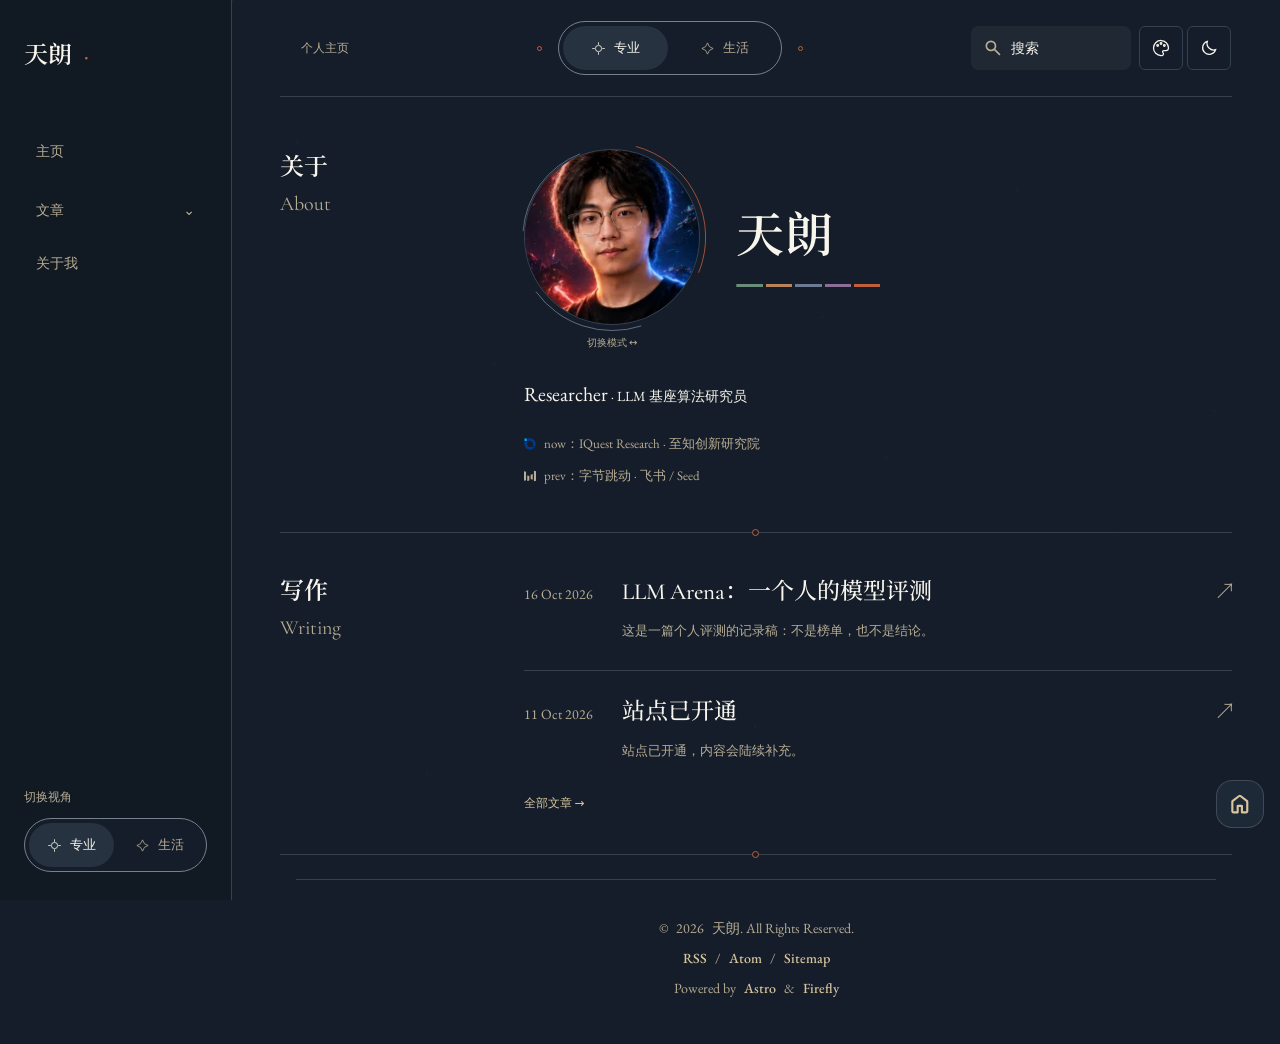
<file: index.html>
<!DOCTYPE html><html data-palette="fusion" data-content-mode="professional" data-reader-theme="auto" data-palette-choice="auto" lang="zh-CN" class="bg-(--page-bg) text-[14px] md:text-[16px]" data-wallpaper-mode="none" data-fullscreen-layout="classic" data-tag-style="pill" data-category-style="rectangle" style="--page-width: 100rem;--navbar-panel-blur: 12px;--banner-height-home: 65vh;--banner-height-non-home: max(45vh, 380px);--banner-height: 35vh;" data-astro-cid-ju4pidww><head><meta charset="UTF-8"><script>(()=>{const root=document.documentElement,q=new URLSearchParams(location.search),read=key=>{try{return localStorage.getItem(key)}catch(e){return null}},mode=q.get("mode")||read("reader-content-mode")||root.dataset.contentMode;root.dataset.contentMode=mode==="personal"?"personal":"professional";const theme=q.get("theme")||read("reader-theme")||read("theme")||root.dataset.readerTheme;root.dataset.readerTheme=["light","dark","system"].includes(theme)?theme:"auto";const palette=q.get("palette")||read("reader-palette")||read("palette")||root.dataset.paletteChoice;root.dataset.paletteChoice=["fusion","warm-paper","spectrum","lark","warm-lark"].includes(palette)?palette:"auto",root.dataset.palette=root.dataset.paletteChoice==="auto"?"fusion":root.dataset.paletteChoice;const dark=root.dataset.readerTheme==="auto"?root.dataset.contentMode==="professional":root.dataset.readerTheme==="system"?matchMedia("(prefers-color-scheme: dark)").matches:root.dataset.readerTheme==="dark";root.classList.toggle("dark",dark),root.dataset.mode=dark?"dark":"light"})();
</script><style>
			@layer properties, theme, base, components, utilities;
		</style><title>天朗</title><meta name="description" content="个人站点，内容陆续补充。"><meta name="keywords" content="博客, 个人站点"><meta name="author" content="天朗"><link rel="canonical" href="https://derivative2002.github.io/"><meta property="og:site_name" content="天朗"><meta property="og:locale" content="zh_CN"><meta property="og:url" content="https://derivative2002.github.io/"><meta property="og:title" content="天朗"><meta property="og:description" content="个人站点，内容陆续补充。"><meta property="og:image" content="https://derivative2002.github.io/_astro/site-light.DlgTCT9r.png"><meta property="og:image:width" content="96"><meta property="og:image:height" content="96"><meta property="og:image:alt" content="天朗"><meta name="twitter:image" content="https://derivative2002.github.io/_astro/site-light.DlgTCT9r.png"><meta name="twitter:image:alt" content="天朗"><meta property="og:type" content="website"><meta name="twitter:card" content="summary_large_image"><meta name="twitter:url" content="https://derivative2002.github.io/"><meta name="twitter:title" content="天朗"><meta name="twitter:description" content="个人站点，内容陆续补充。"><script type="application/ld+json">{"@context":"https://schema.org","@graph":[{"@type":"WebSite","@id":"https://derivative2002.github.io/#website","url":"https://derivative2002.github.io/","name":"天朗","description":"个人站点，内容陆续补充。","inLanguage":"zh-CN","publisher":{"@id":"https://derivative2002.github.io/#person"},"potentialAction":{"@type":"SearchAction","target":{"@type":"EntryPoint","urlTemplate":"https://derivative2002.github.io/search/?q={search_term_string}"},"query-input":"required name=search_term_string"}},{"@type":"Person","@id":"https://derivative2002.github.io/#person","name":"天朗","url":"https://derivative2002.github.io/about/","image":"https://derivative2002.github.io/_astro/avatar.BNfFKwYu.webp","description":"简介待补"},{"@type":"Organization","@id":"https://derivative2002.github.io/#organization","name":"天朗","url":"https://derivative2002.github.io/","logo":{"@type":"ImageObject","url":"https://derivative2002.github.io/_astro/site-light.DlgTCT9r.png","contentUrl":"https://derivative2002.github.io/_astro/site-light.DlgTCT9r.png","width":96,"height":96}}]}</script><meta name="viewport" content="width=device-width, initial-scale=1"><meta name="generator" content="Astro v7.3.2"><meta name="theme-color" content="hsl(165 90% 60%)"><link rel="icon" href="/favicon/site-180.png" sizes="180x180"><link rel="icon" href="/favicon/site-32.png" sizes="32x32"><link rel="apple-touch-icon" href="/favicon/site-180.png" type="image/png" sizes="180x180"><!-- 为特定域名的图片添加 referrerpolicy 以解决 403 问题 --><!-- 注：静态图片（ImageWrapper 组件、Markdown 正文图）已在构建期加好 referrerpolicy；
         此脚本仅作为运行时兜底，处理动态注入的图片（解密内容、第三方评论/统计部件等）。 --><!-- Set the theme before the page is rendered to avoid a flash --><script>(function(){const defaultMode="system",defaultWallpaperMode="none",darkTheme="one-dark-pro",lightTheme="one-light",fullscreenLayout="classic",LIGHT_MODE="light",DARK_MODE="dark",SYSTEM_MODE="system",readSetting=key=>{try{return localStorage.getItem(key)}catch(e){return null}},removeSetting=key=>{try{localStorage.removeItem(key)}catch(e){}},preference=document.documentElement.dataset.readerTheme||"auto",theme=preference==="auto"?document.documentElement.dataset.contentMode==="personal"?"light":"dark":preference;function getSystemTheme(){return window.matchMedia("(prefers-color-scheme: dark)").matches?DARK_MODE:LIGHT_MODE}function resolveTheme(themeValue){return themeValue===SYSTEM_MODE?getSystemTheme():themeValue}const resolvedTheme=resolveTheme(theme),isDark=resolvedTheme===DARK_MODE;document.documentElement.dataset.mode=resolvedTheme,isDark?document.documentElement.classList.add("dark"):document.documentElement.classList.remove("dark"),document.documentElement.setAttribute("data-theme",isDark?darkTheme:lightTheme);const storedCardOpacity=readSetting("overlayCardOpacity"),parsedCardOpacity=storedCardOpacity===null?NaN:Number.parseFloat(storedCardOpacity),resolvedCardOpacity=Number.isFinite(parsedCardOpacity)?Math.min(1,Math.max(0,parsedCardOpacity)):.6;document.documentElement.style.setProperty("--card-transparent-opacity",String(resolvedCardOpacity));const storedFullscreenLayout=null;removeSetting("fullscreenLayout");const resolvedFullscreenLayout=storedFullscreenLayout==="hero"||storedFullscreenLayout==="classic"?storedFullscreenLayout:fullscreenLayout;document.documentElement.setAttribute("data-fullscreen-layout",resolvedFullscreenLayout);const wallpaperMode=defaultWallpaperMode;if(document.documentElement.setAttribute("data-wallpaper-mode",wallpaperMode),!window.__fireflyLayoutTransitionGuard){window.__fireflyLayoutTransitionGuard=!0,document.documentElement.setAttribute("data-layout-init","");const removeLayoutInit=()=>document.documentElement.removeAttribute("data-layout-init");document.readyState==="complete"?requestAnimationFrame(removeLayoutInit):window.addEventListener("load",removeLayoutInit,{once:!0})}(function(){const wavesEnabled=readSetting("wavesEnabled");wavesEnabled!==null&&document.documentElement.setAttribute("data-waves-enabled",wavesEnabled)})(),(function(){const gradientEnabled=readSetting("gradientEnabled");gradientEnabled!==null&&document.documentElement.setAttribute("data-gradient-enabled",gradientEnabled)})(),(function(){const bannerTitleEnabled=readSetting("bannerTitleEnabled");bannerTitleEnabled!==null&&document.documentElement.setAttribute("data-banner-title-enabled",bannerTitleEnabled)})()})();
</script><!-- defines global css variables. This will be applied to <html> <body> and some other elements idk why --><link rel="alternate" type="application/rss+xml" title="天朗" href="https://derivative2002.github.io/rss.xml"><link rel="alternate" type="application/atom+xml" title="天朗" href="https://derivative2002.github.io/atom.xml"><!-- Font Setup (Astro Font API) --><!-- Local heading faces and system stacks are defined in styles/fonts.css. --><script type="module">document.fonts&&typeof document.fonts.ready<"u"&&document.fonts.ready.then(()=>{document.dispatchEvent(new CustomEvent("fontsLoaded"))}).catch(n=>{console.warn("Font loading failed:",n)});
</script><link rel="stylesheet" href="/_astro/_..B1ALX-2b.css"><style>.cover-image-container[data-astro-cid-q3lybnyu]{min-height:150px}@media(width>=768px){.cover-image-container[data-astro-cid-q3lybnyu]{min-height:0}}.loading-spinner[data-astro-cid-q3lybnyu]{transition:opacity .3s ease-out}.cover-image-container[data-astro-cid-q3lybnyu][data-loading=false] .loading-spinner[data-astro-cid-q3lybnyu]{opacity:0;pointer-events:none}.cover-image-container[data-astro-cid-q3lybnyu][data-error=true] .loading-spinner[data-astro-cid-q3lybnyu]{display:none}.cover-image-container[data-astro-cid-q3lybnyu][data-error=true] .error-message[data-astro-cid-q3lybnyu]{display:flex}.cover-image-container[data-astro-cid-q3lybnyu][data-error=true] img[data-astro-cid-q3lybnyu][data-remote=true]{display:none}.spinner[data-astro-cid-q3lybnyu]{width:40px;height:40px;border:3px solid var(--line);border-top-color:var(--accent);border-radius:50%;animation:.8s linear infinite spin}@keyframes spin{to{transform:rotate(360deg)}}.cover-image-container[data-astro-cid-q3lybnyu] img[data-astro-cid-q3lybnyu]{width:100%;object-fit:cover;height:100%!important}.cover-image-container[data-astro-cid-q3lybnyu][data-natural-height]{min-height:0}.cover-image-container[data-astro-cid-q3lybnyu][data-natural-height] img[data-astro-cid-q3lybnyu]{height:auto!important}
.post-meta-tags[data-astro-cid-g5no53fi]{min-width:0;max-width:100%}.post-meta-tags[data-astro-cid-g5no53fi] .meta-icon[data-astro-cid-g5no53fi]{flex-shrink:0}.post-meta-cover[data-astro-cid-g5no53fi] .text-50[data-astro-cid-g5no53fi],.post-meta-cover[data-astro-cid-g5no53fi] .meta-divider[data-astro-cid-g5no53fi]{color:#ffffffe6!important}.post-meta-cover[data-astro-cid-g5no53fi] .meta-icon[data-astro-cid-g5no53fi]{width:1.125rem;height:1.125rem;margin-right:.375rem;background:none;color:#ffffffe6}.post-meta-cover[data-astro-cid-g5no53fi] .text-sm[data-astro-cid-g5no53fi]{font-size:.75rem;line-height:1rem}.post-meta-cover[data-astro-cid-g5no53fi] .text-xl[data-astro-cid-g5no53fi]{font-size:1rem}.post-meta-cover[data-astro-cid-g5no53fi] .post-meta-tags[data-astro-cid-g5no53fi]{min-width:0}.post-meta-cover[data-astro-cid-g5no53fi] a[data-astro-cid-g5no53fi]:hover{color:#fff!important}.post-meta-cover[data-astro-cid-g5no53fi] a[data-astro-cid-g5no53fi]:hover:before{background-color:#ffffff2e!important}.post-meta-cover[data-astro-cid-g5no53fi] a[data-astro-cid-g5no53fi]:active:before{background-color:#ffffff42!important}@media(width<=767px){.post-meta-tags[data-astro-cid-g5no53fi]{width:100%;align-items:flex-start}}
</style><link rel="stylesheet" href="/_astro/MainGridLayout.CMjX8gTn.css"><link rel="stylesheet" href="/_astro/Layout.gPLbRrBm.css"><script type="module" src="/_astro/page.BpqnxC_1.js"></script></head><body class="min-h-screen is-home" style="--page-width: 100rem;--navbar-panel-blur: 12px;--banner-height-home: 65vh;--banner-height-non-home: max(45vh, 380px);--banner-height: 35vh;" data-astro-cid-ju4pidww><!-- 首帧前按运行时壁纸模式翻转卡片透明类（布局已由 data-wallpaper-mode 属性规则接管） --><script>(function(){const wm=document.documentElement.getAttribute("data-wallpaper-mode");wm&&document.body.classList.toggle("wallpaper-transparent",wm==="overlay"||wm==="fullscreen"&&document.documentElement.getAttribute("data-fullscreen-layout")==="hero")})();
</script><div id="progress-bar" style="--page-width: 100rem;--navbar-panel-blur: 12px;--banner-height-home: 65vh;--banner-height-non-home: max(45vh, 380px);--banner-height: 35vh;" data-astro-cid-ju4pidww></div><script>(function(){(function(){var stored=localStorage.getItem("cardBorderEnabled"),border=stored!==null?stored==="true":!1;border?document.documentElement.classList.add("enable-card-border"):document.documentElement.classList.remove("enable-card-border"),stored=localStorage.getItem("cardFollowThemeEnabled");var follow=stored!==null?stored==="true":!1;follow?document.body.classList.add("card-follow-theme-hue"):document.body.classList.remove("card-follow-theme-hue")})()})();
</script><!-- 页面顶部渐变高光效果 - 只在full和semifull模式下显示 --><!-- 全局配置载体 --><div id="config-carrier" data-hue="165" data-wallpaper-mode="none"></div><script data-swup-ignore-script>(function(){const managerConfigStr='{"mode":"local","meting":{"api":"https://api.i-meto.com/meting/api?server=:server&type=:type&id=:id&r=:r","server":"netease","type":"playlist","id":"","auth":"","fallbackApis":[]},"localPlaylist":[],"volume":0.7,"playMode":"list","showLyrics":false,"i18n":{"noPlaying":"\u6682\u672A\u64AD\u653E","lyrics":"\u6B4C\u8BCD","volume":"\u97F3\u91CF","playMode":"\u5207\u6362\u64AD\u653E\u6A21\u5F0F","prev":"\u4E0A\u4E00\u9996","next":"\u4E0B\u4E00\u9996","playlist":"\u5217\u8868","noLyrics":"\u6682\u65E0\u6B4C\u8BCD","loadingLyrics":"\u6B63\u5728\u52A0\u8F7D\u6B4C\u8BCD...","failedLyrics":"\u6B4C\u8BCD\u52A0\u8F7D\u5931\u8D25","noSongs":"\u6682\u65E0\u6B4C\u66F2","error":"\u64AD\u653E\u5668\u9519\u8BEF","play":"\u64AD\u653E","pause":"\u6682\u505C","progress":"\u64AD\u653E\u8FDB\u5EA6","noCover":"\u6682\u65E0\u5C01\u9762"}}';(function(){if(window.__fireflyMusic)return;var config=JSON.parse(managerConfigStr);function formatTime(seconds){if(!seconds||isNaN(seconds))return"0:00";var min=Math.floor(seconds/60),sec=Math.floor(seconds%60);return min+":"+(sec<10?"0":"")+sec}function parseLRC(lrc){if(!lrc)return[];var lines=lrc.split(`
`),result=[],timeReg=/\[(\d{2}):(\d{2})\.(\d{2,3})\]/g;return lines.forEach(function(line){var matches=Array.from(line.matchAll(timeReg));if(matches.length>0){var text=line.replace(timeReg,"").trim();text&&matches.forEach(function(match){var m=parseInt(match[1]),s=parseInt(match[2]),ms=parseInt(match[3]),time=m*60+s+ms/(match[3].length===3?1e3:100);result.push({time,text})})}}),result.sort(function(a,b){return a.time-b.time})}var audio=document.createElement("audio");audio.crossOrigin="anonymous",audio.style.display="none",audio.preload="none",document.body.appendChild(audio),audio.pause();var loadVersion=0,state={playlist:[],currentIndex:0,isPlaying:!1,playMode:0,volume:localStorage.getItem("music-player-volume")!==null?parseFloat(localStorage.getItem("music-player-volume")):config.volume||.7,isMuted:!1,lyrics:[],currentLrcIndex:-1,initialized:!1,initializing:!1,error:null};config.playMode==="random"?state.playMode=2:config.playMode==="one"?state.playMode=1:state.playMode=0;function emit(name,detail){window.dispatchEvent(new CustomEvent(name,{detail:detail||{}}))}async function fetchMetingData(){if(config.meting){for(var m=config.meting,apis=[m.api].concat(m.fallbackApis||[]),i=0;i<apis.length;i++){var baseApi=apis[i];if(baseApi)try{var fetchUrl=baseApi.replace(":server",m.server).replace(":type",m.type).replace(":id",m.id).replace(":r",Math.random());m.auth&&(fetchUrl+="&auth="+m.auth);var res=await fetch(fetchUrl);if(!res.ok)throw new Error("HTTP "+res.status);var data=await res.json();if(Array.isArray(data)&&data.length>0){state.playlist=data.map(function(item){return{name:item.title||item.name||"Unknown",artist:item.author||item.artist||"Unknown",url:item.url,pic:item.pic||item.cover||"",lrc:item.lrc}});return}}catch(e){console.warn("Meting API failed for "+baseApi,e)}}throw new Error("All Meting APIs failed")}}function loadLyrics(track){if(state.lyrics=[],state.currentLrcIndex=-1,!track.lrc){emit("fm:lyrics",{lyrics:[],status:"none"});return}var isLrcUrl=/^(https?:)?\/\//.test(track.lrc)||track.lrc.startsWith("/")||/\.(lrc|txt)(\?|#|$)/i.test(track.lrc);isLrcUrl?(emit("fm:lyrics",{lyrics:[],status:"loading"}),fetch(track.lrc).then(function(r){return r.text()}).then(function(text){state.lyrics=parseLRC(text),emit("fm:lyrics",{lyrics:state.lyrics,status:"loaded"})}).catch(function(){state.lyrics=[],emit("fm:lyrics",{lyrics:[],status:"failed"})})):(state.lyrics=parseLRC(track.lrc),emit("fm:lyrics",{lyrics:state.lyrics,status:state.lyrics.length>0?"loaded":"none"}))}var currentTrackUrls=[],currentTrackUrlIndex=0,errorSkipTimeout=null;function tryPlayCurrentTrackUrl(autoPlay,ver){if(ver===loadVersion){var playUrl=currentTrackUrls[currentTrackUrlIndex];audio.src=playUrl,autoPlay?audio.play().then(function(){ver===loadVersion&&(state.isPlaying=!0,state.error=null,emit("fm:play-state",{isPlaying:!0}))}).catch(function(e){ver===loadVersion&&e.name!=="AbortError"&&console.warn("Autoplay blocked:",e)}):(state.isPlaying=!1,emit("fm:play-state",{isPlaying:!1}))}}function loadTrack(index,autoPlay){if(!(index<0||index>=state.playlist.length)){state.currentIndex=index;var track=state.playlist[index],ver=++loadVersion;errorSkipTimeout&&(clearTimeout(errorSkipTimeout),errorSkipTimeout=null),currentTrackUrls=[track.url],currentTrackUrlIndex=0;var matchId=track.url.match(/[?&]id=([^&]+)/),matchServer=track.url.match(/[?&]server=([^&]+)/);matchId&&matchServer&&config.meting&&config.meting.fallbackApis&&config.meting.fallbackApis.forEach(function(fallback){var fallbackUrl=fallback.replace(":server",matchServer[1]).replace(":type","url").replace(":id",matchId[1]);currentTrackUrls.indexOf(fallbackUrl)===-1&&currentTrackUrls.push(fallbackUrl)}),loadLyrics(track),emit("fm:track",{index,track,autoPlay:!!autoPlay}),tryPlayCurrentTrackUrl(autoPlay,ver)}}function togglePlay(){audio.paused?audio.play().then(function(){state.isPlaying=!0,emit("fm:play-state",{isPlaying:!0})}).catch(function(e){e.name!=="AbortError"&&console.warn("Playback failed:",e)}):(audio.pause(),state.isPlaying=!1,emit("fm:play-state",{isPlaying:!1}))}function playNext(auto){if(state.playMode===1&&auto){audio.currentTime=0,audio.play();return}var nextIndex;state.playMode===2?nextIndex=Math.floor(Math.random()*state.playlist.length):nextIndex=(state.currentIndex+1)%state.playlist.length,loadTrack(nextIndex,!0)}function playPrev(){var prevIndex;state.playMode===2?prevIndex=Math.floor(Math.random()*state.playlist.length):prevIndex=(state.currentIndex-1+state.playlist.length)%state.playlist.length,loadTrack(prevIndex,!0)}function setPlayMode(mode){state.playMode=mode,emit("fm:mode",{playMode:mode})}function cyclePlayMode(){setPlayMode((state.playMode+1)%3)}function setVolume(val){val=Math.max(0,Math.min(1,val)),state.volume=val,state.isMuted=!1,audio.volume=val,audio.muted=!1,localStorage.setItem("music-player-volume",val.toString()),emit("fm:volume",{volume:val,isMuted:!1})}function toggleMute(){state.isMuted=!state.isMuted,audio.muted=state.isMuted,emit("fm:volume",{volume:state.volume,isMuted:state.isMuted})}function seek(percent){audio.duration&&(audio.currentTime=Math.max(0,Math.min(1,percent))*audio.duration)}function seekToTime(time){audio.duration&&(audio.currentTime=Math.max(0,Math.min(time,audio.duration)))}function playTrackByIndex(index){index===state.currentIndex&&!audio.paused?togglePlay():loadTrack(index,!0)}audio.addEventListener("timeupdate",function(){if(!isNaN(audio.duration)){var ct=audio.currentTime,dur=audio.duration,pct=ct/dur*100;if(emit("fm:time",{currentTime:ct,duration:dur,progress:pct,currentTimeStr:formatTime(ct),durationStr:formatTime(dur)}),state.lyrics.length>0){for(var idx=-1,i=0;i<state.lyrics.length&&ct>=state.lyrics[i].time;i++)idx=i;idx!==state.currentLrcIndex&&(state.currentLrcIndex=idx,emit("fm:lrc-index",{index:idx}))}}}),audio.addEventListener("ended",function(){playNext(!0)}),audio.addEventListener("error",function(){var ver=loadVersion;currentTrackUrlIndex<currentTrackUrls.length-1?(currentTrackUrlIndex++,console.warn("Playback failed, trying fallback URL: "+currentTrackUrls[currentTrackUrlIndex]),tryPlayCurrentTrackUrl(!0,ver)):(state.error="Audio playback error",emit("fm:error",{message:"\u64AD\u653E\u5931\u8D25\uFF0C\u5373\u5C06\u81EA\u52A8\u8DF3\u8FC7..."}),errorSkipTimeout&&clearTimeout(errorSkipTimeout),errorSkipTimeout=setTimeout(function(){ver===loadVersion&&playNext(!0)},2e3))});async function init(){if(!(state.initialized||state.initializing)){state.initializing=!0;try{if(config.mode==="meting"&&config.meting?await fetchMetingData():config.mode==="local"&&(state.playlist=config.localPlaylist||[]),state.playlist.length>0){audio.volume=state.volume;var startIndex=0;state.playMode===2&&(startIndex=Math.floor(Math.random()*state.playlist.length)),state.initialized=!0,emit("fm:init",{playlist:state.playlist,playMode:state.playMode,volume:state.volume,isMuted:state.isMuted}),loadTrack(startIndex,!1)}else state.initialized=!0,emit("fm:init",{playlist:[],playMode:state.playMode,volume:state.volume,isMuted:state.isMuted}),emit("fm:error",{message:config.i18n.noSongs})}catch(e){console.error("Music Manager init error:",e),state.initialized=!0,emit("fm:init",{playlist:[],playMode:state.playMode,volume:state.volume,isMuted:state.isMuted}),emit("fm:error",{message:config.i18n.error})}finally{state.initializing=!1}}}window.__fireflyMusic={init,getState:function(){var track=state.playlist[state.currentIndex]||null;return{playlist:state.playlist,currentIndex:state.currentIndex,track,isPlaying:state.isPlaying,playMode:state.playMode,volume:state.volume,isMuted:state.isMuted,currentTime:audio.currentTime,duration:audio.duration||0,progress:audio.duration?audio.currentTime/audio.duration*100:0,currentTimeStr:formatTime(audio.currentTime),durationStr:formatTime(audio.duration),lyrics:state.lyrics,currentLrcIndex:state.currentLrcIndex,initialized:state.initialized,error:state.error,config}},togglePlay,playNext:function(){playNext(!1)},playPrev,cyclePlayMode,setVolume,toggleMute,seek,seekToTime,playTrackByIndex,loadTrack}})()})();
</script><div class="reading-texture" aria-hidden="true"><span class="reading-grain larger" style="left:0%;top:0%"></span><span class="reading-grain" style="left:61.803398875%;top:37.231%"></span><span class="reading-grain" style="left:23.60679775%;top:74.462%"></span><span class="reading-grain" style="left:85.410196625%;top:11.693000000000012%"></span><span class="reading-grain" style="left:47.2135955%;top:48.92400000000001%"></span><span class="reading-grain" style="left:9.016994374999967%;top:86.155%"></span><span class="reading-grain" style="left:70.82039325%;top:23.386000000000024%"></span><span class="reading-grain" style="left:32.62379212500002%;top:60.61700000000002%"></span><span class="reading-grain" style="left:94.427191%;top:97.84800000000001%"></span><span class="reading-grain larger" style="left:56.230589874999964%;top:35.07900000000001%"></span><span class="reading-grain" style="left:18.033988749999935%;top:72.31%"></span><span class="reading-grain" style="left:79.83738762500002%;top:9.540999999999997%"></span><span class="reading-grain" style="left:41.64078649999999%;top:46.77200000000005%"></span><span class="reading-grain" style="left:3.444185374999961%;top:84.00300000000004%"></span><span class="reading-grain" style="left:65.24758425000005%;top:21.234000000000037%"></span><span class="reading-grain" style="left:27.050983125000016%;top:58.46500000000003%"></span><span class="reading-grain" style="left:88.85438199999999%;top:95.69600000000003%"></span><span class="reading-grain" style="left:50.65778087500007%;top:32.92700000000002%"></span><span class="reading-grain larger" style="left:12.461179749999928%;top:70.15800000000002%"></span><span class="reading-grain" style="left:74.26457862500001%;top:7.38900000000001%"></span><span class="reading-grain" style="left:36.06797749999987%;top:44.620000000000005%"></span><span class="reading-grain" style="left:97.87137637499995%;top:81.851%"></span><span class="reading-grain" style="left:59.67477525000004%;top:19.081999999999994%"></span><span class="reading-grain" style="left:21.478174124999896%;top:56.31299999999999%"></span><span class="reading-grain" style="left:83.28157299999998%;top:93.5440000000001%"></span><span class="reading-grain" style="left:45.084971875000065%;top:30.77500000000009%"></span><span class="reading-grain" style="left:6.888370749999922%;top:68.00600000000009%"></span><span class="reading-grain larger" style="left:68.691769625%;top:5.23700000000008%"></span><span class="reading-grain" style="left:30.49516850000009%;top:42.468000000000075%"></span><span class="reading-grain" style="left:92.29856737499995%;top:79.69900000000007%"></span><span class="reading-grain" style="left:54.10196625000003%;top:16.930000000000064%"></span><span class="reading-grain" style="left:15.90536512499989%;top:54.16100000000006%"></span><span class="reading-grain" style="left:77.70876399999997%;top:91.39200000000005%"></span><span class="reading-grain" style="left:39.51216287500006%;top:28.623000000000047%"></span><span class="reading-grain" style="left:1.3155617500001426%;top:65.85400000000004%"></span><span class="reading-grain" style="left:63.118960625%;top:3.0850000000000364%"></span><span class="reading-grain larger" style="left:24.922359499999857%;top:40.31600000000003%"></span><span class="reading-grain" style="left:86.72575837500017%;top:77.54700000000003%"></span><span class="reading-grain" style="left:48.529157250000026%;top:14.77800000000002%"></span><span class="reading-grain" style="left:10.332556124999883%;top:52.009000000000015%"></span><span class="reading-grain" style="left:72.13595499999974%;top:89.24000000000001%"></span><span class="reading-grain" style="left:33.93935387500005%;top:26.471000000000004%"></span><span class="reading-grain" style="left:95.74275274999991%;top:63.702%"></span><span class="reading-grain" style="left:57.546151624999766%;top:0.9329999999999927%"></span><span class="reading-grain" style="left:19.349550500000078%;top:38.16399999999999%"></span><span class="reading-grain larger" style="left:81.15294937499993%;top:75.39499999999998%"></span><span class="reading-grain" style="left:42.95634824999979%;top:12.625999999999976%"></span><span class="reading-grain" style="left:4.7597471250001036%;top:49.85699999999997%"></span><span class="reading-grain" style="left:66.56314599999996%;top:87.08800000000019%"></span><span class="reading-grain" style="left:28.366544874999818%;top:24.319000000000187%"></span><span class="reading-grain" style="left:90.16994375000013%;top:61.55000000000018%"></span><span class="reading-grain" style="left:51.97334262499999%;top:98.78100000000018%"></span><span class="reading-grain" style="left:13.776741499999844%;top:36.01200000000017%"></span><span class="reading-grain" style="left:75.58014037500016%;top:73.24300000000017%"></span><span class="reading-grain larger" style="left:37.38353925000001%;top:10.47400000000016%"></span><span class="reading-grain" style="left:99.18693812499987%;top:47.705000000000155%"></span><span class="reading-grain" style="left:60.99033700000018%;top:84.93600000000015%"></span><span class="reading-grain" style="left:22.79373587500004%;top:22.166999999999916%"></span><span class="reading-grain" style="left:84.5971347499999%;top:59.39800000000014%"></span><span class="reading-grain" style="left:46.40053362499975%;top:96.6289999999999%"></span><span class="reading-grain" style="left:8.203932500000064%;top:33.86000000000013%"></span><span class="reading-grain" style="left:70.00733137499992%;top:71.0909999999999%"></span><span class="reading-grain" style="left:31.81073024999978%;top:8.322000000000116%"></span><span class="reading-grain larger" style="left:93.61412912500009%;top:45.552999999999884%"></span><span class="reading-grain" style="left:55.41752799999995%;top:82.7840000000001%"></span><span class="reading-grain" style="left:17.220926874999805%;top:20.015000000000327%"></span><span class="reading-grain" style="left:79.02432575000012%;top:57.246000000000095%"></span><span class="reading-grain" style="left:40.82772462499997%;top:94.47700000000032%"></span><span class="reading-grain" style="left:2.6311235000002853%;top:31.708000000000084%"></span><span class="reading-grain" style="left:64.43452237499969%;top:68.9390000000003%"></span><span class="reading-grain" style="left:26.23792125%;top:6.170000000000073%"></span><span class="reading-grain" style="left:88.04132012500031%;top:43.401000000000295%"></span><span class="reading-grain larger" style="left:49.844718999999714%;top:80.63200000000006%"></span><span class="reading-grain" style="left:11.648117875000025%;top:17.863000000000284%"></span><span class="reading-grain" style="left:73.45151675000034%;top:55.09400000000005%"></span><span class="reading-grain" style="left:35.25491562499974%;top:92.32500000000027%"></span><span class="reading-grain" style="left:97.05831450000005%;top:29.55600000000004%"></span><span class="reading-grain" style="left:58.86171337500036%;top:66.78700000000026%"></span><span class="reading-grain" style="left:20.665112249999765%;top:4.018000000000029%"></span><span class="reading-grain" style="left:82.46851112500008%;top:41.24900000000025%"></span><span class="reading-grain" style="left:44.27190999999948%;top:78.48000000000002%"></span><span class="reading-grain larger" style="left:6.075308874999791%;top:15.71100000000024%"></span><span class="reading-grain" style="left:67.8787077500001%;top:52.94200000000001%"></span><span class="reading-grain" style="left:29.682106624999506%;top:90.17300000000023%"></span><span class="reading-grain" style="left:91.48550549999982%;top:27.403999999999996%"></span><span class="reading-grain" style="left:53.28890437500013%;top:64.63500000000022%"></span><span class="reading-grain" style="left:15.092303249999532%;top:1.8659999999999854%"></span><span class="reading-grain" style="left:76.89570212499984%;top:39.09700000000021%"></span><span class="reading-grain" style="left:38.699101000000155%;top:76.32799999999997%"></span><span class="reading-grain" style="left:0.5024998749995575%;top:13.559000000000196%"></span><span class="reading-grain larger" style="left:62.30589874999987%;top:50.789999999999964%"></span><span class="reading-grain" style="left:24.10929762500018%;top:88.02100000000019%"></span><span class="reading-grain" style="left:85.91269649999958%;top:25.251999999999953%"></span><span class="reading-grain" style="left:47.716095374999895%;top:62.483000000000175%"></span><span class="reading-grain" style="left:9.519494250000207%;top:99.71399999999994%"></span><span class="reading-grain" style="left:71.32289312499961%;top:36.945000000000164%"></span><span class="reading-grain" style="left:33.12629199999992%;top:74.17600000000039%"></span><span class="reading-grain" style="left:94.92969087500023%;top:11.407000000000153%"></span><span class="reading-grain" style="left:56.733089749999635%;top:48.638000000000375%"></span><span class="reading-grain larger" style="left:18.536488624999947%;top:85.86900000000014%"></span><span class="reading-grain" style="left:80.33988750000026%;top:23.100000000000364%"></span><span class="reading-grain" style="left:42.14328637499966%;top:60.33100000000013%"></span><span class="reading-grain" style="left:3.946685249999973%;top:97.56200000000035%"></span><span class="reading-grain" style="left:65.75008412500028%;top:34.79300000000012%"></span><span class="reading-grain" style="left:27.553482999999687%;top:72.02400000000034%"></span><span class="reading-grain" style="left:89.356881875%;top:9.25500000000011%"></span><span class="reading-grain" style="left:51.16028075000031%;top:46.48600000000033%"></span><span class="reading-grain" style="left:12.963679624999713%;top:83.7170000000001%"></span><span class="reading-grain larger" style="left:74.76707850000003%;top:20.94800000000032%"></span><span class="reading-grain" style="left:36.57047737500034%;top:58.17900000000009%"></span></div><aside class="redesign-sidebar" aria-label="站点导航"><a class="redesign-brand" href="/">天朗<span aria-hidden="true">·</span></a><nav class="redesign-nav"><a href="/">主页</a><details><summary>文章<span aria-hidden="true">⌄</span></summary><div><a href="/archive/">归档</a><a href="/categories/">分类</a><a href="/tags/">标签</a><a href="/series/">系列</a></div></details><a href="/about/">关于我</a></nav><div class="redesign-sidebar-bottom"><p>切换视角</p><div class="content-mode-switch" role="group" aria-label="内容模式"><button type="button" data-content-mode-target="professional" aria-pressed="true"><svg viewBox="0 0 24 24" aria-hidden="true"><circle cx="12" cy="12" r="5"></circle><path d="M12 2v4M12 18v4M2 12h4M18 12h4"></path></svg><span>专业</span></button><button type="button" data-content-mode-target="personal" aria-pressed="false"><svg viewBox="0 0 24 24" aria-hidden="true"><path d="m12 3 3 6 6 3-6 3-3 6-3-6-6-3 6-3Z"></path></svg><span>生活</span></button></div></div></aside><!-- 导航栏外壳（从 MainGridLayout.astro 迁出） --><div id="top-row" class="z-50 pointer-events-none relative transition-all duration-700 mx-auto w-full xl:w-[92vw] max-w-(--page-width) px-0 md:px-4"><div id="navbar-wrapper" class="pointer-events-auto transition-all sticky top-0"><div id="navbar" class="z-50" style="--navbar-glass-blur: 0px;" data-transparent-mode="semi" data-is-home="true" data-full-width="false"><script>(function(){const bannerTMode="semi",fsTMode="semifull";(function(){const wm=document.documentElement.getAttribute("data-wallpaper-mode"),navbar=document.getElementById("navbar");if(!wm||!navbar)return;const isHome=navbar.getAttribute("data-is-home")==="true";let mode,blur;wm==="fullscreen"?(mode=fsTMode==="semifull"&&isHome?"semifull":"semi",blur=12):wm==="banner"?(mode=bannerTMode==="semifull"&&!isHome?"semi":bannerTMode,blur=mode==="none"?0:12):(mode="none",blur=0),navbar.setAttribute("data-transparent-mode",mode),navbar.style.setProperty("--navbar-glass-blur",`${blur}px`)})()})();
</script><div class="overflow-visible! h-18 px-4"><div class="mx-auto h-full w-full max-w-(--page-width) grid grid-cols-[auto_minmax(0,1fr)_auto] items-center"><a href="/" class="btn-plain scale-animation rounded-lg h-13 px-3 md:px-5 font-bold active:scale-95"><div class="flex flex-row items-center text-md dark:text-white text-black" style="font-family: var(--font-navbar-title, inherit)"><picture><source srcset="/_astro/site-light.DlgTCT9r_ZU1KxS.webp 28w, /_astro/site-light.DlgTCT9r_Z1kIve4.webp 56w" type="image/webp"><img src="/_astro/site-light.DlgTCT9r_ZhSDHx.webp" srcset="/_astro/site-light.DlgTCT9r_ZU1KxS.webp 28w, /_astro/site-light.DlgTCT9r_Z1kIve4.webp 56w" alt="天朗" data-logo-theme="light" loading="eager" fetchpriority="high" decoding="async" width="96" height="96" class="navbar-logo h-7 w-7 mb-1 mr-2 object-contain dark:hidden"></picture><picture><source srcset="/_astro/site-dark.BhGWqPP__Z25Ojub.webp 28w, /_astro/site-dark.BhGWqPP__rjhTP.webp 56w" type="image/webp"><img src="/_astro/site-dark.BhGWqPP__rmK7D.webp" srcset="/_astro/site-dark.BhGWqPP__Z25Ojub.webp 28w, /_astro/site-dark.BhGWqPP__rjhTP.webp 56w" alt="天朗" data-logo-theme="dark" loading="eager" fetchpriority="high" decoding="async" width="96" height="96" class="navbar-logo h-7 w-7 mb-1 mr-2 object-contain hidden dark:block"></picture><span class="redesign-location" data-navbar-location>个人主页</span><span class="redesign-mobile-brand">天朗</span></div></a><div class="redesign-top-mode"><i aria-hidden="true"></i><div class="content-mode-switch" role="group" aria-label="内容模式"><button type="button" data-content-mode-target="professional" aria-pressed="true"><svg viewBox="0 0 24 24" aria-hidden="true"><circle cx="12" cy="12" r="5"></circle><path d="M12 2v4M12 18v4M2 12h4M18 12h4"></path></svg><span>专业</span></button><button type="button" data-content-mode-target="personal" aria-pressed="false"><svg viewBox="0 0 24 24" aria-hidden="true"><path d="m12 3 3 6 6 3-6 3-3 6-3-6-6-3 6-3Z"></path></svg><span>生活</span></button></div><i aria-hidden="true"></i></div><div class="flex col-start-3 justify-self-end"><!--<SearchPanel client:load>--><style>astro-island,astro-slot,astro-static-slot{display:contents}</style><script>(()=>{var e=async t=>{await(await t())()};(self.Astro||(self.Astro={})).load=e,window.dispatchEvent(new Event("astro:load"))})();
</script><script>(()=>{var g=Object.defineProperty,w=(a,s,c)=>s in a?g(a,s,{enumerable:!0,configurable:!0,writable:!0,value:c}):a[s]=c,l=(a,s,c)=>w(a,typeof s!="symbol"?s+"":s,c),E=new Set(["__proto__","constructor","prototype"]);{let a={0:t=>y(t),1:t=>c(t),2:t=>new RegExp(t),3:t=>new Date(t),4:t=>new Map(c(t)),5:t=>new Set(c(t)),6:t=>BigInt(t),7:t=>new URL(t),8:t=>new Uint8Array(t),9:t=>new Uint16Array(t),10:t=>new Uint32Array(t),11:t=>Number.POSITIVE_INFINITY*t},s=t=>{let[p,e]=t;return p in a?a[p](e):void 0},c=t=>t.map(s),y=t=>typeof t!="object"||t===null?t:Object.fromEntries(Object.entries(t).map(([p,e])=>[p,s(e)]));class f extends HTMLElement{constructor(){super(...arguments),l(this,"Component"),l(this,"hydrator"),l(this,"hydrate",async()=>{var b;if(!this.hydrator||!this.isConnected)return;let e=(b=this.parentElement)==null?void 0:b.closest("astro-island[ssr]");if(e){e.addEventListener("astro:hydrate",this.hydrate,{once:!0});return}let r=this.querySelectorAll("astro-slot"),n={},d=this.querySelectorAll("template[data-astro-template]");for(let o of d){let i=o.closest(this.tagName);i!=null&&i.isSameNode(this)&&(n[o.getAttribute("data-astro-template")||"default"]=o.innerHTML,o.remove())}for(let o of r){let i=o.closest(this.tagName);i!=null&&i.isSameNode(this)&&(n[o.getAttribute("name")||"default"]=o.innerHTML)}let u;try{u=this.hasAttribute("props")?y(JSON.parse(this.getAttribute("props"))):{}}catch(o){let i=this.getAttribute("component-url")||"<unknown>",v=this.getAttribute("component-export");throw v&&(i+=` (export ${v})`),console.error(`[hydrate] Error parsing props for component ${i}`,this.getAttribute("props"),o),o}let h;await this.hydrator(this)(this.Component,u,n,{client:this.getAttribute("client")}),this.removeAttribute("ssr"),this.dispatchEvent(new CustomEvent("astro:hydrate"))}),l(this,"unmount",()=>{this.isConnected||this.dispatchEvent(new CustomEvent("astro:unmount"))})}disconnectedCallback(){document.removeEventListener("astro:after-swap",this.unmount),document.addEventListener("astro:after-swap",this.unmount,{once:!0})}connectedCallback(){if(!this.hasAttribute("await-children")||document.readyState==="interactive"||document.readyState==="complete")this.childrenConnectedCallback();else{let e=()=>{document.removeEventListener("DOMContentLoaded",e),r.disconnect(),this.childrenConnectedCallback()},r=new MutationObserver(()=>{var n;((n=this.lastChild)==null?void 0:n.nodeType)===Node.COMMENT_NODE&&this.lastChild.nodeValue==="astro:end"&&(this.lastChild.remove(),e())});r.observe(this,{childList:!0}),document.addEventListener("DOMContentLoaded",e)}}async childrenConnectedCallback(){let e=this.getAttribute("before-hydration-url");e&&await import(e),this.start()}getRetryImportUrl(e){let r=new URL(e,document.baseURI);return r.searchParams.set("astro-retry",Date.now().toString()),r.toString()}async importWithRetry(e){try{return await import(e)}catch(r){return await new Promise(n=>setTimeout(n,1e3)),import(this.getRetryImportUrl(e))}}handleHydrationError(e){let r=this.getAttribute("component-url"),n=new CustomEvent("astro:hydration-error",{cancelable:!0,bubbles:!0,composed:!0,detail:{error:e,componentUrl:r}});this.dispatchEvent(n)&&console.error(`[astro-island] Error hydrating ${r}`,e)}async start(){let e=JSON.parse(this.getAttribute("opts")),r=this.getAttribute("client");if(Astro[r]===void 0){window.addEventListener(`astro:${r}`,()=>this.start(),{once:!0});return}try{await Astro[r](async()=>{let n=this.getAttribute("renderer-url");try{let[d,{default:u}]=await Promise.all([this.importWithRetry(this.getAttribute("component-url")),n?this.importWithRetry(n):Promise.resolve({default:()=>()=>{}})]),h=this.getAttribute("component-export")||"default";if(h.includes(".")){this.Component=d;for(let m of h.split(".")){if(E.has(m)||!this.Component||typeof this.Component!="object"&&typeof this.Component!="function"||!Object.hasOwn(this.Component,m))throw new Error(`Invalid component export path: ${h}`);this.Component=this.Component[m]}}else{if(E.has(h))throw new Error(`Invalid component export path: ${h}`);this.Component=d[h]}return this.hydrator=u,this.hydrate}catch(d){return this.handleHydrationError(d),()=>{}}},e,this)}catch(n){this.handleHydrationError(n)}}attributeChangedCallback(){this.hydrate()}}l(f,"observedAttributes",["props"]),customElements.get("astro-island")||customElements.define("astro-island",f)}})();
</script><astro-island uid="Z1Ufrb1" component-url="/_astro/Search.Bp0MaZjL.js" component-export="default" renderer-url="/_astro/client.svelte.BG3JpSQe.js" props="{}" ssr client="load" opts="{&quot;name&quot;:&quot;Search&quot;,&quot;value&quot;:true}" await-children><!--[--><div id="search-bar" class="hidden lg:flex transition-all items-center h-11 mr-2 rounded-lg bg-black/4 hover:bg-black/6 focus-within:bg-black/6 dark:bg-white/5 dark:hover:bg-white/10 dark:focus-within:bg-white/10"><!--[0--><!--[0--><!--[0--><svg xmlns="http://www.w3.org/2000/svg" aria-hidden="true" role="img" class="inline-icon inline-flex items-center justify-center absolute text-[1.25rem] pointer-events-none ml-3 transition my-auto text-black/30 dark:text-white/30" width="1em" height="1em" viewBox="0 0 24 24"><!----><path fill="currentColor" d="m19.6 21l-6.3-6.3q-.75.6-1.725.95T9.5 16q-2.725 0-4.612-1.888T3 9.5t1.888-4.612T9.5 3t4.613 1.888T16 9.5q0 1.1-.35 2.075T14.7 13.3l6.3 6.3zM9.5 14q1.875 0 3.188-1.312T14 9.5t-1.312-3.187T9.5 5T6.313 6.313T5 9.5t1.313 3.188T9.5 14"/><!----></svg><!--]--><!--]--><!--]--><!----> <input id="search-input-desktop" placeholder="搜索" value="" aria-controls="search-panel" data-floating-panel-no-expanded="" class="transition-all pl-10 text-sm bg-transparent outline-0 h-full w-40 active:w-60 focus:w-60 text-black/50 dark:text-white/50 svelte-1n2o1uz"/></div> <button aria-label="Search Panel" aria-controls="search-panel" aria-expanded="false" id="search-switch" class="btn-plain scale-animation lg:hidden! rounded-lg w-11 h-11 active:scale-90"><!--[0--><!--[0--><!--[0--><svg xmlns="http://www.w3.org/2000/svg" aria-hidden="true" role="img" class="inline-icon inline-flex items-center justify-center text-[1.25rem]" width="1em" height="1em" viewBox="0 0 24 24"><!----><path fill="currentColor" d="m19.6 21l-6.3-6.3q-.75.6-1.725.95T9.5 16q-2.725 0-4.612-1.888T3 9.5t1.888-4.612T9.5 3t4.613 1.888T16 9.5q0 1.1-.35 2.075T14.7 13.3l6.3 6.3zM9.5 14q1.875 0 3.188-1.312T14 9.5t-1.312-3.187T9.5 5T6.313 6.313T5 9.5t1.313 3.188T9.5 14"/><!----></svg><!--]--><!--]--><!--]--><!----></button> <div id="search-panel" class="float-panel float-panel-closed search-panel absolute md:w-120 top-20 left-4 md:left-[unset] right-4 shadow-2xl rounded-2xl p-2 svelte-1n2o1uz" data-floating-panel="" data-floating-panel-trigger="search-switch search-input-desktop" inert="" aria-hidden="true"><div id="search-bar-inside" class="flex relative lg:hidden transition-all items-center h-11 rounded-xl bg-black/4 hover:bg-black/6 focus-within:bg-black/6 dark:bg-white/5 dark:hover:bg-white/10 dark:focus-within:bg-white/10"><!--[0--><!--[0--><!--[0--><svg xmlns="http://www.w3.org/2000/svg" aria-hidden="true" role="img" class="inline-icon inline-flex items-center justify-center absolute text-[1.25rem] pointer-events-none ml-3 transition my-auto text-black/30 dark:text-white/30" width="1em" height="1em" viewBox="0 0 24 24"><!----><path fill="currentColor" d="m19.6 21l-6.3-6.3q-.75.6-1.725.95T9.5 16q-2.725 0-4.612-1.888T3 9.5t1.888-4.612T9.5 3t4.613 1.888T16 9.5q0 1.1-.35 2.075T14.7 13.3l6.3 6.3zM9.5 14q1.875 0 3.188-1.312T14 9.5t-1.312-3.187T9.5 5T6.313 6.313T5 9.5t1.313 3.188T9.5 14"/><!----></svg><!--]--><!--]--><!--]--><!----> <input placeholder="搜索" value="" class="pl-10 absolute inset-0 text-sm bg-transparent outline-0 focus:w-60 text-black/50 dark:text-white/50 svelte-1n2o1uz"/></div> <!--[2--><div class="transition first-of-type:mt-2 lg:first-of-type:mt-0 block rounded-xl text-lg px-3 py-2 text-50">找不到相关结果。</div><!--]--></div><!--]--><!--astro:end--></astro-island><div class="appearance-controls"><div class="appearance-setting" data-appearance="palette"><button type="button" class="appearance-trigger" id="appearance-palette" aria-label="配色" title="配色" aria-haspopup="menu" aria-controls="appearance-palette-menu" aria-expanded="false"><svg viewBox="0 0 24 24" aria-hidden="true"><path d="M12 3a9 9 0 1 0 0 18h1a2 2 0 0 0 1.2-3.6c-.8-.8-.2-2.4 1.4-2.4H18a3 3 0 0 0 3-3 9 9 0 0 0-9-9Z"></path><circle cx="8" cy="9" r="1"></circle><circle cx="12" cy="6.5" r="1"></circle><circle cx="16" cy="9" r="1"></circle></svg></button><div class="appearance-menu" id="appearance-palette-menu" role="menu" aria-label="配色" hidden><button type="button" role="menuitemradio" data-value="auto" aria-checked="false" tabindex="-1"><span>随模式</span><svg class="appearance-check" viewBox="0 0 24 24" aria-hidden="true"><path d="m5 12 4 4L19 6"></path></svg></button><button type="button" role="menuitemradio" data-value="fusion" aria-checked="false" tabindex="-1"><span>融合</span><svg class="appearance-check" viewBox="0 0 24 24" aria-hidden="true"><path d="m5 12 4 4L19 6"></path></svg></button><button type="button" role="menuitemradio" data-value="warm-paper" aria-checked="false" tabindex="-1"><span>暖纸</span><svg class="appearance-check" viewBox="0 0 24 24" aria-hidden="true"><path d="m5 12 4 4L19 6"></path></svg></button><button type="button" role="menuitemradio" data-value="spectrum" aria-checked="false" tabindex="-1"><span>光谱</span><svg class="appearance-check" viewBox="0 0 24 24" aria-hidden="true"><path d="m5 12 4 4L19 6"></path></svg></button><button type="button" role="menuitemradio" data-value="lark" aria-checked="false" tabindex="-1"><span>飞书蓝</span><svg class="appearance-check" viewBox="0 0 24 24" aria-hidden="true"><path d="m5 12 4 4L19 6"></path></svg></button><button type="button" role="menuitemradio" data-value="warm-lark" aria-checked="false" tabindex="-1"><span>暖纸飞书</span><svg class="appearance-check" viewBox="0 0 24 24" aria-hidden="true"><path d="m5 12 4 4L19 6"></path></svg></button></div></div><div class="appearance-setting" data-appearance="mode"><button type="button" class="appearance-trigger" id="appearance-mode" aria-label="明暗" title="明暗" aria-haspopup="menu" aria-controls="appearance-mode-menu" aria-expanded="false"><svg viewBox="0 0 24 24" aria-hidden="true"><path d="M20 14A8 8 0 0 1 10 4a8 8 0 1 0 10 10Z"></path></svg></button><div class="appearance-menu" id="appearance-mode-menu" role="menu" aria-label="明暗" hidden><button type="button" role="menuitemradio" data-value="auto" aria-checked="false" tabindex="-1"><span>随模式</span><svg class="appearance-check" viewBox="0 0 24 24" aria-hidden="true"><path d="m5 12 4 4L19 6"></path></svg></button><button type="button" role="menuitemradio" data-value="system" aria-checked="false" tabindex="-1"><span>随系统</span><svg class="appearance-check" viewBox="0 0 24 24" aria-hidden="true"><path d="m5 12 4 4L19 6"></path></svg></button><button type="button" role="menuitemradio" data-value="light" aria-checked="false" tabindex="-1"><span>亮色</span><svg class="appearance-check" viewBox="0 0 24 24" aria-hidden="true"><path d="m5 12 4 4L19 6"></path></svg></button><button type="button" role="menuitemradio" data-value="dark" aria-checked="false" tabindex="-1"><span>暗色</span><svg class="appearance-check" viewBox="0 0 24 24" aria-hidden="true"><path d="m5 12 4 4L19 6"></path></svg></button></div></div></div><script type="module" src="/_astro/AppearanceControls.astro_astro_type_script_index_0_lang.Bych5DLd.js"></script><button aria-label="导航菜单" aria-controls="nav-menu-panel" aria-expanded="false" name="Nav Menu" class="btn-plain scale-animation rounded-lg w-11 h-11 active:scale-90 lg:hidden!" id="nav-menu-switch"><svg width="1em" height="1em" viewBox="0 0 24 24" class="text-[1.25rem]" data-icon="material-symbols:menu-rounded"><symbol id="ai:material-symbols:menu-rounded"><path fill="currentColor" d="M4 18q-.425 0-.712-.288T3 17t.288-.712T4 16h16q.425 0 .713.288T21 17t-.288.713T20 18zm0-5q-.425 0-.712-.288T3 12t.288-.712T4 11h16q.425 0 .713.288T21 12t-.288.713T20 13zm0-5q-.425 0-.712-.288T3 7t.288-.712T4 6h16q.425 0 .713.288T21 7t-.288.713T20 8z"/></symbol><use href="#ai:material-symbols:menu-rounded"></use></svg></button></div></div></div></div><script type="module">function g(){let l=document.getElementById("display-settings-switch");l&&(l.onclick=function(){let e=document.getElementById("display-setting");e&&e.classList.toggle("float-panel-closed")});let o=document.getElementById("nav-menu-switch");o&&(o.onclick=function(){let e=document.getElementById("nav-menu-panel");e&&e.classList.toggle("float-panel-closed")});let c=document.getElementById("music-player-switch");c&&(c.onclick=function(){let e=document.getElementById("music-nav-panel");e&&e.classList.toggle("float-panel-closed")});let t=document.getElementById("bg-player-toggle");if(t){let e=function(i){var _a,_b;var n=t.querySelector(".bg-player-icon-play"),a=t.querySelector(".bg-player-icon-pause");n&&a&&(n.classList.toggle("hidden",i),a.classList.toggle("hidden",!i));var s=(_a=t.getAttribute("data-i18n-play"))!=null?_a:"",r=(_b=t.getAttribute("data-i18n-pause"))!=null?_b:"",f=i?r:s;t.setAttribute("title",f),t.setAttribute("aria-label",f)},d=function(){e(document.documentElement.hasAttribute("data-bg-video-playing"))};var w=e,p=d;t.onclick=function(){window.dispatchEvent(new CustomEvent("bg-player-toggle"))},window.addEventListener("bg-player-state-change",function(i){var n=i;e(n.detail&&n.detail.playing)}),window.addEventListener("wallpaperModeChange",function(i){var n=i,a=n.detail&&n.detail.mode;t.style.display=a==="none"?"none":""}),window.swup&&window.swup.hooks?window.swup.hooks.on("content:replace",d):document.addEventListener("swup:enable",function(){window.swup.hooks.on("content:replace",d)})}let m=document.getElementById("scheme-switch");m&&(m.onclick=function(){let e=document.getElementById("theme-mode-panel");e&&e.classList.toggle("float-panel-closed")}),document.addEventListener("click",function(e){const d=["display-setting","music-nav-panel","theme-mode-panel"],i=["display-settings-switch","music-player-switch","scheme-switch"];d.forEach((n,a)=>{const s=document.getElementById(n),r=document.getElementById(i[a]);s&&r&&!s.classList.contains("float-panel-closed")&&e.target instanceof Node&&!s.contains(e.target)&&!r.contains(e.target)&&s.classList.add("float-panel-closed")})})}g();function u(){const l=document.getElementById("navbar");if(!l||l.getAttribute("data-transparent-mode")!=="semifull")return;window.semifullScrollHandler&&(window.removeEventListener("scroll",window.semifullScrollHandler),window.semifullScrollHandler=void 0),l.classList.remove("scrolled");let o=!1;function c(){if(document.documentElement.classList.contains("is-page-transitioning")){document.documentElement.getAttribute("data-wallpaper-mode")!=="fullscreen"&&l.classList.remove("scrolled"),o=!1;return}(window.pageYOffset||document.documentElement.scrollTop)>50?l.classList.add("scrolled"):l.classList.remove("scrolled"),o=!1}function t(){o||(requestAnimationFrame(c),o=!0)}window.semifullScrollHandler&&window.removeEventListener("scroll",window.semifullScrollHandler),window.semifullScrollHandler=t,window.addEventListener("scroll",t,{passive:!0}),c()}window.initSemifullScrollDetection=u,document.readyState==="loading"?document.addEventListener("DOMContentLoaded",u):u();
</script><script data-swup-ignore-script>(function(){const scriptUrl="/pagefind/pagefind.js";async function loadPagefind(){try{const response=await fetch(scriptUrl,{method:"HEAD"});if(!response.ok)throw new Error(`Pagefind script not found: ${response.status}`);const pagefind=await import(scriptUrl);await pagefind.options({excerptLength:20}),window.pagefind=pagefind,document.dispatchEvent(new CustomEvent("pagefindready")),console.log("Pagefind loaded and initialized successfully, event dispatched.")}catch(error){console.error("Failed to load Pagefind:",error),window.pagefind={search:()=>Promise.resolve({results:[]}),options:()=>Promise.resolve()},document.dispatchEvent(new CustomEvent("pagefindloaderror")),console.log("Pagefind load error, event dispatched.")}}window.__loadPagefind=function(){return window.__pagefindLoading||(window.__pagefindLoading=loadPagefind()),window.__pagefindLoading}})();
</script></div></div><!-- Wallpaper - 如果允许切换则始终渲染，否则只渲染当前模式 --><div id="banner-overlay-container" class="hidden"></div><div id="banner-dim-container" class="hidden"></div><div id="content-panel" class="content-panel absolute w-full z-30 pointer-events-none"><!-- The pointer-events-none here prevent blocking the click event of the TOC --><div id="content-panel-inner" class="relative w-full xl:w-[92vw] max-w-(--page-width) mx-auto pointer-events-auto" style="--cols-md:var(--grid-sidebar-width) 1fr;--cols-xl:var(--grid-sidebar-width) 1fr;--left-display-md:contents;--left-display-xl:contents;--right-display-md:none;--right-display-xl:none;--grid-sidebar-width:17.5rem;--content-ratio-md:1;--content-ratio-xl:1"><div id="main-grid" class="transition duration-700 w-full left-0 right-0 grid mx-auto gap-4 px-2 md:px-4 mobile-no-sidebar" data-sidebar-enable="true" data-grid-hide-sidebar-on-post="false" data-sidebar-position="both" data-tablet-sidebar="left" data-no-sidebar-content-width="0.6" data-has-left-on-post="true" data-has-left-on-non-post="true" data-has-right-on-post="true" data-has-right-on-non-post="false"><div id="left-sidebar-wrapper" data-hide-sidebar-on-post="false"><div id="left-sidebar" class="mb-4 onload-animation flex flex-col w-full pt-0"><div class="flex flex-col w-full gap-4 mb-4"><aside class="reading-profile onload-animation" aria-label="天朗"><a href="/about/" class="reading-avatar" aria-label="天朗"><div class="profile-avatar-image overflow-hidden relative"><div class="lqip-placeholder absolute inset-0 pointer-events-none" style="background: linear-gradient(135deg, #51312e 0%, #242335 50%, #373246 100%)" aria-hidden="true"></div><div class="transition absolute inset-0 dark:bg-black/10 pointer-events-none"></div><picture><source srcset="/_astro/avatar.BNfFKwYu_1OkCQO.webp 56w, /_astro/avatar.BNfFKwYu_rBT1p.webp 112w" type="image/webp" sizes="56px"><img src="/_astro/avatar.BNfFKwYu_Z12IgVz.webp" srcset="/_astro/avatar.BNfFKwYu_1OkCQO.webp 56w, /_astro/avatar.BNfFKwYu_rBT1p.webp 112w" alt="天朗" style="object-position: center" loading="eager" fetchpriority="auto" sizes="56px" decoding="async" data-astro-image="constrained" data-astro-image-fit="cover" data-astro-image-pos="center" width="400" height="400" class="w-full h-full object-cover opacity-0 transition-opacity duration-500 ease-out"></picture></div></a><div class="reading-profile-copy"><a class="reading-profile-name" href="/about/">天朗</a><p>大模型的狂热爱好者，喜欢自己折腾一些好玩、看起来很酷的东西。</p></div><nav class="reading-profile-links"><a href="/rss/" rel="me">RSS</a><a href="/atom/" rel="me">Atom</a></nav></aside></div></div></div><div id="left-sidebar-dynamic" class="hidden transition-swup-fade" data-sidebar-placeholder="true"></div><div id="content-column" class="min-w-0 overflow-x-clip overflow-y-visible"><main id="swup-container" class="transition-main" data-current-post-category data-home-intro="true"><div id="content-wrapper" class="onload-animation transition-leaving"><section class="redesign-section home-intro" aria-labelledby="about-label"><div class="redesign-section-heading"><h2 id="about-label">关于</h2><p lang="en">About</p></div><div class="redesign-section-content"><div class="home-identity"><div class="home-name-block"><h1 id="home-name">天朗</h1><div class="spectrum-line" aria-hidden="true"><span></span><span></span><span></span><span></span><span></span></div></div><button class="home-avatar-switch" type="button" data-toggle-content-mode aria-label="切换到生活模式"><span class="home-avatar"><div class="overflow-hidden relative"><div class="lqip-placeholder absolute inset-0 pointer-events-none" style="background: linear-gradient(135deg, #51312e 0%, #242335 50%, #373246 100%)" aria-hidden="true"></div><picture><source srcset="/_astro/avatar.BNfFKwYu_rBT1p.webp 112w, /_astro/avatar.BNfFKwYu_lwpOl.webp 176w, /_astro/avatar.BNfFKwYu_Z247cKo.webp 352w" type="image/webp" sizes="(max-width: 960px) 112px, 176px"><img src="/_astro/avatar.BNfFKwYu_Z12IgVz.webp" srcset="/_astro/avatar.BNfFKwYu_rBT1p.webp 112w, /_astro/avatar.BNfFKwYu_lwpOl.webp 176w, /_astro/avatar.BNfFKwYu_Z247cKo.webp 352w" alt="天朗" style="object-position: center" loading="eager" fetchpriority="auto" sizes="(max-width: 960px) 112px, 176px" decoding="async" data-astro-image="constrained" data-astro-image-fit="cover" data-astro-image-pos="center" width="400" height="400" class="w-full h-full object-cover opacity-0 transition-opacity duration-500 ease-out"></picture></div><svg class="portrait-ring" viewBox="0 0 220 220" aria-hidden="true"><circle cx="110" cy="110" r="103" pathLength="100" class="ring-arc arc-one"></circle><circle cx="110" cy="110" r="103" pathLength="100" class="ring-arc arc-two"></circle><circle cx="110" cy="110" r="98" pathLength="100" class="ring-arc arc-three"></circle></svg></span><span class="avatar-label">切换模式 ↔</span></button></div><div class="mode-professional"><p class="home-role"><span>Researcher</span> · LLM 基座算法研究员</p><div class="home-career"><p><img src="/profile/iquest-mark.png" alt width="16" height="16">now：IQuest Research · 至知创新研究院</p><p><svg width="1em" height="1em" viewBox="0 0 24 24" aria-hidden="true" data-icon="simple-icons:bytedance"><symbol id="ai:simple-icons:bytedance"><path fill="currentColor" d="M19.877 1.469L24 2.532v18.942l-4.123 1.056zM6.53 10.897l4.115 1.064v8.978L6.53 22.003zM0 2.572l4.115 1.064v16.736L0 21.428zm17.455 5.62V19.3l-4.122-1.065V9.257z"/></symbol><use href="#ai:simple-icons:bytedance"></use></svg>prev：字节跳动 · 飞书 / Seed</p></div></div><p class="home-tagline mode-personal">大模型的狂热爱好者，喜欢自己折腾一些好玩、看起来很酷的东西。</p></div></section><section class="redesign-section home-writing" aria-labelledby="writing-heading"><div class="redesign-section-heading"><h2 id="writing-heading" data-writing-label>写作</h2><p lang="en" data-writing-english>Writing</p></div><div class="redesign-section-content"><div class="home-writing-list"><article class="home-entry"><time datetime="2026-10-16T00:00:00.000Z">16 Oct 2026</time><div><h3><a class="home-entry-title" href="/posts/llm-arena/">LLM Arena：一个人的模型评测</a></h3><p>这是一篇个人评测的记录稿：不是榜单，也不是结论。</p></div><a class="home-entry-arrow" href="/posts/llm-arena/" aria-label="阅读LLM Arena：一个人的模型评测">↗</a></article><article class="home-entry"><time datetime="2026-10-11T00:00:00.000Z">11 Oct 2026</time><div><h3><a class="home-entry-title" href="/posts/hello/">站点已开通</a></h3><p>站点已开通，内容会陆续补充。</p></div><a class="home-entry-arrow" href="/posts/hello/" aria-label="阅读站点已开通">↗</a></article></div><a class="home-all-posts" href="/archive/">全部文章 →</a></div></section><section class="redesign-section home-life mode-personal" aria-labelledby="life-heading"><div class="redesign-section-heading"><h2 id="life-heading">日常</h2><p lang="en">Life</p></div><div class="redesign-section-content"><div class="life-strip" tabindex="0" role="region" aria-label="日常照片，可横向滚动"><figure><div class="overflow-hidden relative"><div class="lqip-placeholder absolute inset-0 pointer-events-none" style="background: linear-gradient(135deg, #9faabb 0%, #808b9c 50%, #aeaca8 100%)" aria-hidden="true"></div><picture><source srcset="/_astro/life-1.tbxQ8hCa_Z1Xlt29.webp 136w, /_astro/life-1.tbxQ8hCa_Z2jjT34.webp 240w, /_astro/life-1.tbxQ8hCa_Z2nSaJ3.webp 480w" type="image/webp" sizes="(max-width: 960px) 136px, 15vw"><img src="/_astro/life-1.tbxQ8hCa_ZgztKz.webp" srcset="/_astro/life-1.tbxQ8hCa_Z1Xlt29.webp 136w, /_astro/life-1.tbxQ8hCa_Z2jjT34.webp 240w, /_astro/life-1.tbxQ8hCa_Z2nSaJ3.webp 480w" alt="日常 1 · 天空" style="object-position: center" loading="lazy" fetchpriority="auto" sizes="(max-width: 960px) 136px, 15vw" decoding="async" data-astro-image="constrained" data-astro-image-fit="cover" data-astro-image-pos="center" width="640" height="800" class="w-full h-full object-cover opacity-0 transition-opacity duration-500 ease-out"></picture></div></figure><figure><div class="overflow-hidden relative"><div class="lqip-placeholder absolute inset-0 pointer-events-none" style="background: linear-gradient(135deg, #8c8074 0%, #979789 50%, #acaba2 100%)" aria-hidden="true"></div><picture><source srcset="/_astro/life-2.3wrgSSNb_1qCpxH.webp 136w, /_astro/life-2.3wrgSSNb_15DYwM.webp 240w, /_astro/life-2.3wrgSSNb_115HPN.webp 480w" type="image/webp" sizes="(max-width: 960px) 136px, 15vw"><img src="/_astro/life-2.3wrgSSNb_Z1VMIYE.webp" srcset="/_astro/life-2.3wrgSSNb_1qCpxH.webp 136w, /_astro/life-2.3wrgSSNb_15DYwM.webp 240w, /_astro/life-2.3wrgSSNb_115HPN.webp 480w" alt="日常 2 · 猫" style="object-position: center" loading="lazy" fetchpriority="auto" sizes="(max-width: 960px) 136px, 15vw" decoding="async" data-astro-image="constrained" data-astro-image-fit="cover" data-astro-image-pos="center" width="640" height="800" class="w-full h-full object-cover opacity-0 transition-opacity duration-500 ease-out"></picture></div></figure><figure><div class="overflow-hidden relative"><div class="lqip-placeholder absolute inset-0 pointer-events-none" style="background: linear-gradient(135deg, #d0cccb 0%, #d5d0c8 50%, #989370 100%)" aria-hidden="true"></div><picture><source srcset="/_astro/life-3.BfIfbsZS_ZOpTDI.webp 136w, /_astro/life-3.BfIfbsZS_Z1aokED.webp 240w, /_astro/life-3.BfIfbsZS_Z1eWBlC.webp 480w" type="image/webp" sizes="(max-width: 960px) 136px, 15vw"><img src="/_astro/life-3.BfIfbsZS_Rl4BQ.webp" srcset="/_astro/life-3.BfIfbsZS_ZOpTDI.webp 136w, /_astro/life-3.BfIfbsZS_Z1aokED.webp 240w, /_astro/life-3.BfIfbsZS_Z1eWBlC.webp 480w" alt="日常 3 · 玩偶" style="object-position: center" loading="lazy" fetchpriority="auto" sizes="(max-width: 960px) 136px, 15vw" decoding="async" data-astro-image="constrained" data-astro-image-fit="cover" data-astro-image-pos="center" width="640" height="800" class="w-full h-full object-cover opacity-0 transition-opacity duration-500 ease-out"></picture></div></figure><figure><div class="overflow-hidden relative"><div class="lqip-placeholder absolute inset-0 pointer-events-none" style="background: linear-gradient(135deg, #9fa3a2 0%, #3d3d39 50%, #5d6263 100%)" aria-hidden="true"></div><picture><source srcset="/_astro/life-4.UvLQ3gz0_Z1A3GiJ.webp 136w, /_astro/life-4.UvLQ3gz0_Z1V27jE.webp 240w, /_astro/life-4.UvLQ3gz0_Z20Ao0D.webp 480w" type="image/webp" sizes="(max-width: 960px) 136px, 15vw"><img src="/_astro/life-4.UvLQ3gz0_6HhWP.webp" srcset="/_astro/life-4.UvLQ3gz0_Z1A3GiJ.webp 136w, /_astro/life-4.UvLQ3gz0_Z1V27jE.webp 240w, /_astro/life-4.UvLQ3gz0_Z20Ao0D.webp 480w" alt="日常 4 · 校园" style="object-position: center" loading="lazy" fetchpriority="auto" sizes="(max-width: 960px) 136px, 15vw" decoding="async" data-astro-image="constrained" data-astro-image-fit="cover" data-astro-image-pos="center" width="640" height="800" class="w-full h-full object-cover opacity-0 transition-opacity duration-500 ease-out"></picture></div></figure><figure><div class="overflow-hidden relative"><div class="lqip-placeholder absolute inset-0 pointer-events-none" style="background: linear-gradient(135deg, #cfd4c2 0%, #89816b 50%, #9d8b6b 100%)" aria-hidden="true"></div><picture><source srcset="/_astro/life-5.BsAgc1eB_ZOP7ft.webp 136w, /_astro/life-5.BsAgc1eB_Z1aNxgo.webp 240w, /_astro/life-5.BsAgc1eB_Z1fmNWn.webp 480w" type="image/webp" sizes="(max-width: 960px) 136px, 15vw"><img src="/_astro/life-5.BsAgc1eB_QUR16.webp" srcset="/_astro/life-5.BsAgc1eB_ZOP7ft.webp 136w, /_astro/life-5.BsAgc1eB_Z1aNxgo.webp 240w, /_astro/life-5.BsAgc1eB_Z1fmNWn.webp 480w" alt="日常 5 · 窗边" style="object-position: center" loading="lazy" fetchpriority="auto" sizes="(max-width: 960px) 136px, 15vw" decoding="async" data-astro-image="constrained" data-astro-image-fit="cover" data-astro-image-pos="center" width="640" height="800" class="w-full h-full object-cover opacity-0 transition-opacity duration-500 ease-out"></picture></div></figure></div></div></section></div></main></div><div id="right-sidebar-static" data-hide-sidebar-on-post="false"><div id="right-sidebar" class="mb-4 onload-animation flex flex-col w-full pt-0"><div id="right-sidebar-sticky" class="flex flex-col w-full mt-0 gap-4 sticky top-0"><widget-layout data-id="sidebar-toc" data-is-collapsed="undefined" data-use-expanded-button-spacing="false" style="animation-delay: 0ms; " data-astro-cid-feazkes2="true" class="card-base pb-4 onload-animation widget-hide-on-non-post hidden"><div class="widget-title font-bold transition text-lg text-neutral-900 dark:text-neutral-100 relative ml-8 mt-4 mb-2
            before:w-1 before:h-4 before:rounded-md before:bg-(--primary)
            before:absolute before:left-[-16px] before:top-[5.5px] flex items-center justify-between" style="" data-astro-cid-feazkes2><span class="widget-name" style="" data-astro-cid-feazkes2>文章目录</span></div><div id="sidebar-toc" class="collapse-wrapper overflow-hidden px-4" style="" data-astro-cid-feazkes2><div class="toc-scroll-container custom-scrollbar" data-astro-cid-sse56vea><div class="toc-content" id="sidebar-toc-content" data-astro-cid-sse56vea><div class="text-center py-8 text-gray-500 dark:text-gray-400" data-astro-cid-sse56vea><p data-astro-cid-sse56vea>当前页面没有目录</p></div></div></div></div></widget-layout><script type="module">var c=class extends HTMLElement{constructor(){if(super(),this.dataset.isCollapsed!=="true")return;this.dataset.expanded="false";const n=this.dataset.id,t=this.querySelector(".expand-btn button"),o=this.querySelector(`#${n}`);if(!t||!o)return;const a=t.querySelector(".toggle-text"),l=t.querySelector(".toggle-icon-more"),i=t.querySelector(".toggle-icon-less"),r=e=>{const s=e?t.dataset.showLess||"":t.dataset.showMore||"";t.dataset.expanded=String(e),this.dataset.expanded=String(e),t.title=s,t.setAttribute("aria-label",s),a&&(a.textContent=s),l==null||l.classList.toggle("hidden",e),i==null||i.classList.toggle("hidden",!e)};t.addEventListener("click",()=>{const e=t.dataset.expanded==="true";o.classList.toggle("collapsed",e),r(!e)})}};customElements.get("widget-layout")||customElements.define("widget-layout",c);
</script><script type="module" src="/_astro/SidebarTOC.astro_astro_type_script_index_0_lang.D6eGjq9N.js"></script></div></div></div><div id="right-sidebar-dynamic" class="hidden transition-swup-fade" data-sidebar-placeholder="true"></div></div><!-- Spine Web Player CSS 将在 script 中动态加载 --><!-- 引入消息框组件 --><!-- 页脚：普通流位于文档末尾。site-footer 是 immersive-reading 的隐藏选择器，
     pointer-events-auto 用于覆盖首页 banner 下父级的 pointer-events: none，两者勿删 --><footer class="site-footer pointer-events-auto pb-4 md:pb-6"><div class="transition border-t border-black/10 dark:border-white/15 mt-10 mb-5 border-dashed mx-32"></div><div class="transition flex flex-col items-center justify-center px-6"><div class="transition text-50 text-sm text-center wrap"><div class="mb-2"></div><div class="mx-0.5 my-2.5 flex gap-x-2 gap-y-2.5 justify-center flex-wrap">&copy; <span id="copyright-year" class="numeric-meta">2026</span>天朗. All Rights Reserved.</div><div class="mx-0.5 my-2.5 flex gap-x-2 gap-y-2.5 justify-center flex-wrap"><a class="transition link text-(--primary) font-medium" target="_blank" href="/rss.xml">RSS</a><span aria-hidden="true">/</span><a class="transition link text-(--primary) font-medium" target="_blank" href="/atom.xml">Atom</a><span aria-hidden="true">/</span><a class="transition link text-(--primary) font-medium" target="_blank" href="/sitemap-index.xml">Sitemap</a></div><!--
				注意：请勿随意修改或删除 "Powered by Astro & Firefly" 部分，这是对开源项目的尊重和支持。
				需要增加底部内容时，直接编辑 src/config/FooterConfig.html 即可，不需要修改 Footer.astro。
				------
				Attention: Please do not modify or delete the "Powered by Astro & Firefly" section at will, 
				as this is a sign of respect and support for open-source projects.
				When you need to add the bottom content, 
				you can directly edit src/config/FooterConfig.html without modifying Footer.astro.
			--><div class="mx-0.5 my-2.5 flex gap-x-2 gap-y-2.5 justify-center flex-wrap"><span>Powered by</span><a class="transition link text-(--primary) font-medium" target="_blank" href="https://astro.build">Astro</a><span aria-hidden="true">&</span><a class="transition link text-(--primary) font-medium" target="_blank" href="https://github.com/CuteLeaf/Firefly">Firefly</a></div></div></div></footer></div></div><div class="floating-controls-container" data-astro-cid-7d2q6clk><div class="reading-toc-dock" hidden><button type="button" id="reading-toc-trigger" aria-controls="reading-toc-dialog" aria-haspopup="dialog"><svg viewBox="0 0 24 24" aria-hidden="true"><path d="M5 5h14v14H5zM8 9h8M8 13h8M8 16h4"></path></svg>目录</button></div><dialog id="reading-toc-dialog" aria-label="目录"><button type="button" class="reading-toc-close">关闭</button><nav aria-label="目录"></nav></dialog><script type="module">function i(){const e=document.querySelector("#reading-toc-dialog"),d=document.querySelector("#reading-toc-trigger");if(!e||!d)return;const a=[...document.querySelectorAll("#post-container .markdown h1[id], #post-container .markdown h2[id], #post-container .markdown h3[id], #post-container .custom-md h2[id], #post-container .custom-md h3[id]")],o=[...new Map(a.map(t=>[t.id,t])).values()];d.parentElement.hidden=!o.length;const c=e.querySelector("nav");c.replaceChildren();for(const t of o){const n=document.createElement("a");n.href="#"+encodeURIComponent(t.id),n.textContent=t.textContent,n.addEventListener("click",()=>e.close()),c.append(n)}e.dataset.bound||(e.dataset.bound="true",d.addEventListener("click",()=>e.showModal()),e.querySelector("button").addEventListener("click",()=>e.close()),e.addEventListener("click",t=>{t.target===e&&e.close()}),e.addEventListener("close",()=>d.focus({preventScroll:!0})));const r=()=>{let t=o[0];for(const n of o)n.getBoundingClientRect().top<=innerHeight*.25&&(t=n);innerHeight+scrollY>=document.documentElement.scrollHeight-4&&(t=o.at(-1));for(const n of document.querySelectorAll("#sidebar-toc a[data-heading-id], #reading-toc-dialog a"))decodeURIComponent(n.hash.slice(1))===(t==null?void 0:t.id)?n.setAttribute("aria-current","location"):n.removeAttribute("aria-current")};window.dispatchEvent(new Event("reading-toc-cleanup")),window.addEventListener("scroll",r,{passive:!0}),window.addEventListener("reading-toc-cleanup",()=>window.removeEventListener("scroll",r),{once:!0}),r()}i(),document.addEventListener("astro:page-load",i),document.addEventListener("swup:contentReplaced",i),document.addEventListener("password:decrypted",i);
</script><div id="back-to-comment-btn" title="Scroll to comments" class="floating-btn hide card-base flex items-center rounded-2xl overflow-hidden transition" onclick="scrollToCommentSection()" data-astro-cid-gpfyuzy5><button aria-label="Scroll to comments" class="h-full w-full rounded-2xl" data-astro-cid-gpfyuzy5><svg width="1em" height="1em" viewBox="0 0 24 24" data-astro-cid-gpfyuzy5="true" class="mx-auto" data-icon="mingcute:comment-line"><symbol id="ai:mingcute:comment-line"><path fill="none" stroke="currentColor" stroke-linecap="round" stroke-linejoin="round" stroke-width="2" d="M18 7a2 2 0 0 0-2-2H5a2 2 0 0 0-2 2v7a2 2 0 0 0 2 2h.5a.5.5 0 0 1 .5.5v2a.25.25 0 0 0 .4.2l.1-.075M14.638 18H11a2 2 0 0 1-2-2v-4a2 2 0 0 1 2-2h8a2 2 0 0 1 2 2v4a2 2 0 0 1-2 2h-.5a.5.5 0 0 0-.5.5v1.466a.25.25 0 0 1-.41.192l-2.312-1.926a1 1 0 0 0-.64-.232"/></symbol><use href="#ai:mingcute:comment-line"></use></svg></button></div><script>window.scrollToCommentSection=function(){const commentSection=document.getElementById("post-comments");commentSection&&commentSection.scrollIntoView({behavior:"smooth",block:"start"})};function updateCommentButtonVisibility(){const btn=document.getElementById("back-to-comment-btn"),commentSection=document.getElementById("post-comments");if(btn){if(!commentSection){btn.style.display="none",btn.classList.add("hide");return}btn.style.display="",btn.classList.remove("hide")}}updateCommentButtonVisibility(),setTimeout(updateCommentButtonVisibility,0),requestAnimationFrame(updateCommentButtonVisibility),window.__backToCommentInit||(window.__backToCommentInit=!0,document.addEventListener("astro:page-load",updateCommentButtonVisibility),document.addEventListener("swup:contentReplaced",updateCommentButtonVisibility),document.addEventListener("swup:enable",updateCommentButtonVisibility));
</script><div id="back-to-home-btn" title="主页" class="floating-btn hide card-base flex items-center rounded-2xl overflow-hidden transition" onclick="backToHome()" data-astro-cid-gpfyuzy5><button aria-label="主页" class="h-full w-full rounded-2xl" data-astro-cid-gpfyuzy5><svg width="1em" height="1em" viewBox="0 0 24 24" data-astro-cid-gpfyuzy5="true" class="mx-auto" data-icon="material-symbols:home-outline-rounded"><symbol id="ai:material-symbols:home-outline-rounded"><path fill="currentColor" d="M6 19h3v-5q0-.425.288-.712T10 13h4q.425 0 .713.288T15 14v5h3v-9l-6-4.5L6 10zm-2 0v-9q0-.475.213-.9t.587-.7l6-4.5q.525-.4 1.2-.4t1.2.4l6 4.5q.375.275.588.7T20 10v9q0 .825-.588 1.413T18 21h-4q-.425 0-.712-.288T13 20v-5h-2v5q0 .425-.288.713T10 21H6q-.825 0-1.412-.587T4 19m8-6.75"/></symbol><use href="#ai:material-symbols:home-outline-rounded"></use></svg></button></div><script>(function(){window.backToHome=function(){window.swup?window.swup.navigate("/"):window.location.href="/"}})();
</script><script>(function(){function updateBackToHomeVisibility(){const btn=document.getElementById("back-to-home-btn");if(!btn)return;const path=window.location.pathname.replace(/\/$/,"")||"/",homePath="/".replace(/\/$/,"")||"/";path===homePath?btn.classList.add("hide"):btn.classList.remove("hide")}updateBackToHomeVisibility(),window.__backToHomeInit||(window.__backToHomeInit=!0,document.addEventListener("astro:page-load",updateBackToHomeVisibility),document.addEventListener("swup:contentReplaced",updateBackToHomeVisibility))})();
</script><!-- There can't be a filter on parent element, or it will break `fixed` --><div id="back-to-top-btn" title="Back to Top" class="floating-btn hide card-base flex items-center rounded-2xl overflow-hidden transition" onclick="backToTop()" data-astro-cid-gpfyuzy5><button aria-label="Back to Top" class="h-full w-full rounded-2xl" data-astro-cid-gpfyuzy5><svg width="1em" height="1em" viewBox="0 0 24 24" data-astro-cid-gpfyuzy5="true" class="mx-auto" data-icon="material-symbols:keyboard-arrow-up-rounded"><symbol id="ai:material-symbols:keyboard-arrow-up-rounded"><path fill="currentColor" d="m12 10.8l-3.9 3.9q-.275.275-.7.275t-.7-.275t-.275-.7t.275-.7l4.6-4.6q.3-.3.7-.3t.7.3l4.6 4.6q.275.275.275.7t-.275.7t-.7.275t-.7-.275z"/></symbol><use href="#ai:material-symbols:keyboard-arrow-up-rounded"></use></svg></button></div><script>function backToTop(){window.scroll({top:0,behavior:"smooth"})}typeof window.BackToTopManager=="undefined"&&(window.BackToTopManager=class{constructor(){this.button=document.getElementById("back-to-top-btn"),this.init()}init(){this.button&&this.setupScrollListener()}setupScrollListener(){const updateVisibility=()=>{(window.pageYOffset||document.documentElement.scrollTop)>200?this.button.classList.remove("hide"):this.button.classList.add("hide")};window.addEventListener("scroll",updateVisibility,{passive:!0})}}),window.__backToTopInit||(window.__backToTopInit=!0,document.addEventListener("DOMContentLoaded",()=>{new BackToTopManager}),document.readyState==="loading"?document.addEventListener("DOMContentLoaded",()=>{new BackToTopManager}):new BackToTopManager);
</script></div><div id="nav-menu-panel" class="float-panel-closed fixed inset-0 z-1100" data-floating-panel data-floating-panel-trigger="nav-menu-switch" data-floating-panel-scroll-lock inert aria-hidden="true" data-astro-cid-aq3gu47h><!-- 遮罩（scrim）：点击关闭 --><div class="mobile-menu-scrim" aria-hidden="true" data-astro-cid-aq3gu47h></div><!-- 抽屉：MD3 侧边导航，右侧滑入，占满整高，内部滚动 --><aside class="mobile-menu-drawer" role="dialog" aria-modal="true" aria-label="导航菜单" data-astro-cid-aq3gu47h><header class="mobile-menu-header" data-astro-cid-aq3gu47h><span class="mobile-menu-title" data-astro-cid-aq3gu47h>天朗</span><button type="button" class="mobile-menu-close" aria-label="关闭菜单" data-astro-cid-aq3gu47h><svg width="1em" height="1em" viewBox="0 0 24 24" class="text-[1.5rem]" data-astro-cid-aq3gu47h="true" data-icon="material-symbols:close-rounded"><symbol id="ai:material-symbols:close-rounded"><path fill="currentColor" d="m12 13.4l-4.9 4.9q-.275.275-.7.275t-.7-.275t-.275-.7t.275-.7l4.9-4.9l-4.9-4.9q-.275-.275-.275-.7t.275-.7t.7-.275t.7.275l4.9 4.9l4.9-4.9q.275-.275.7-.275t.7.275t.275.7t-.275.7L13.4 12l4.9 4.9q.275.275.275.7t-.275.7t-.7.275t-.7-.275z"/></symbol><use href="#ai:material-symbols:close-rounded"></use></svg></button></header><nav class="mobile-menu-list" data-astro-cid-aq3gu47h><div class="mobile-menu-item-root" data-astro-cid-aq3gu47h><a href="/" class="mobile-menu-item" data-nav-href="/" data-astro-cid-aq3gu47h><svg width="1em" height="1em" viewBox="0 0 24 24" class="mobile-menu-item-icon" data-astro-cid-aq3gu47h="true" data-icon="material-symbols:home"><symbol id="ai:material-symbols:home"><path fill="currentColor" d="M4 21V9l8-6l8 6v12h-6v-7h-4v7z"/></symbol><use href="#ai:material-symbols:home"></use></svg><span class="mobile-menu-item-label" data-astro-cid-aq3gu47h>主页</span><svg width="1em" height="1em" viewBox="0 0 24 24" class="mobile-menu-item-arrow" data-astro-cid-aq3gu47h="true" data-icon="material-symbols:chevron-right-rounded"><symbol id="ai:material-symbols:chevron-right-rounded"><path fill="currentColor" d="M12.6 12L8.7 8.1q-.275-.275-.275-.7t.275-.7t.7-.275t.7.275l4.6 4.6q.15.15.213.325t.062.375t-.062.375t-.213.325l-4.6 4.6q-.275.275-.7.275t-.7-.275t-.275-.7t.275-.7z"/></symbol><use href="#ai:material-symbols:chevron-right-rounded"></use></svg></a></div><div class="mobile-menu-item-root" data-astro-cid-aq3gu47h><div class="mobile-dropdown" data-mobile-dropdown data-astro-cid-aq3gu47h><button type="button" class="mobile-menu-item" data-mobile-dropdown-trigger aria-expanded="false" aria-controls="mobile-submenu-1" data-astro-cid-aq3gu47h><svg width="1em" height="1em" viewBox="0 0 24 24" class="mobile-menu-item-icon" data-astro-cid-aq3gu47h="true" data-icon="material-symbols:article"><symbol id="ai:material-symbols:article"><path fill="currentColor" d="M5 21q-.825 0-1.412-.587T3 19V5q0-.825.588-1.412T5 3h14q.825 0 1.413.588T21 5v14q0 .825-.587 1.413T19 21zm2-4h7v-2H7zm0-4h10v-2H7zm0-4h10V7H7z"/></symbol><use href="#ai:material-symbols:article"></use></svg><span class="mobile-menu-item-label" data-astro-cid-aq3gu47h>文章</span><svg width="1em" height="1em" viewBox="0 0 24 24" class="mobile-menu-item-arrow" data-astro-cid-aq3gu47h="true" data-icon="material-symbols:keyboard-arrow-down-rounded"><symbol id="ai:material-symbols:keyboard-arrow-down-rounded"><path fill="currentColor" d="M11.625 14.913q-.175-.063-.325-.213l-4.6-4.6q-.275-.275-.275-.7t.275-.7t.7-.275t.7.275l3.9 3.9l3.9-3.9q.275-.275.7-.275t.7.275t.275.7t-.275.7l-4.6 4.6q-.15.15-.325.213t-.375.062t-.375-.062"/></symbol><use href="#ai:material-symbols:keyboard-arrow-down-rounded"></use></svg></button><div id="mobile-submenu-1" class="mobile-submenu" data-mobile-submenu inert aria-hidden="true" data-astro-cid-aq3gu47h><a href="/archive/" class="mobile-menu-item" data-nav-href="/archive/" data-astro-cid-aq3gu47h><svg width="1em" height="1em" viewBox="0 0 24 24" class="mobile-menu-item-icon" data-astro-cid-aq3gu47h="true" data-icon="material-symbols:archive"><symbol id="ai:material-symbols:archive"><path fill="currentColor" d="m12 18l4-4l-1.4-1.4l-1.6 1.6V10h-2v4.2l-1.6-1.6L8 14zm-7 3q-.825 0-1.412-.587T3 19V6.525q0-.35.113-.675t.337-.6L4.7 3.725q.275-.35.687-.538T6.25 3h11.5q.45 0 .863.188t.687.537l1.25 1.525q.225.275.338.6t.112.675V19q0 .825-.587 1.413T19 21zm.4-15h13.2l-.85-1H6.25z"/></symbol><use href="#ai:material-symbols:archive"></use></svg><span class="mobile-menu-item-label" data-astro-cid-aq3gu47h>归档</span></a><a href="/categories/" class="mobile-menu-item" data-nav-href="/categories/" data-astro-cid-aq3gu47h><svg width="1em" height="1em" viewBox="0 0 24 24" class="mobile-menu-item-icon" data-astro-cid-aq3gu47h="true" data-icon="material-symbols:folder-open-rounded"><symbol id="ai:material-symbols:folder-open-rounded"><path fill="currentColor" d="M4 20q-.825 0-1.412-.587T2 18V6q0-.825.588-1.412T4 4h5.175q.4 0 .763.15t.637.425L12 6h9q.425 0 .713.288T22 7t-.288.713T21 8H7.85q-1.55 0-2.7.975T4 11.45V18l1.975-6.575q.2-.65.738-1.037T7.9 10h12.9q1.025 0 1.613.813t.312 1.762l-1.8 6q-.2.65-.737 1.038T19 20z"/></symbol><use href="#ai:material-symbols:folder-open-rounded"></use></svg><span class="mobile-menu-item-label" data-astro-cid-aq3gu47h>分类</span></a><a href="/tags/" class="mobile-menu-item" data-nav-href="/tags/" data-astro-cid-aq3gu47h><svg width="1em" height="1em" viewBox="0 0 24 24" class="mobile-menu-item-icon" data-astro-cid-aq3gu47h="true" data-icon="material-symbols:tag-rounded"><symbol id="ai:material-symbols:tag-rounded"><path fill="currentColor" d="m9 16l-.825 3.275q-.075.325-.325.525t-.6.2q-.475 0-.775-.375T6.3 18.8L7 16H4.275q-.5 0-.8-.387T3.3 14.75q.075-.35.35-.55t.625-.2H7.5l1-4H5.775q-.5 0-.8-.387T4.8 8.75q.075-.35.35-.55t.625-.2H9l.825-3.275Q9.9 4.4 10.15 4.2t.6-.2q.475 0 .775.375t.175.825L11 8h4l.825-3.275q.075-.325.325-.525t.6-.2q.475 0 .775.375t.175.825L17 8h2.725q.5 0 .8.387t.175.863q-.075.35-.35.55t-.625.2H16.5l-1 4h2.725q.5 0 .8.388t.175.862q-.075.35-.35.55t-.625.2H15l-.825 3.275q-.075.325-.325.525t-.6.2q-.475 0-.775-.375T12.3 18.8L13 16zm.5-2h4l1-4h-4z"/></symbol><use href="#ai:material-symbols:tag-rounded"></use></svg><span class="mobile-menu-item-label" data-astro-cid-aq3gu47h>标签</span></a><a href="/series/" class="mobile-menu-item" data-nav-href="/series/" data-astro-cid-aq3gu47h><svg width="1em" height="1em" viewBox="0 0 24 24" class="mobile-menu-item-icon" data-astro-cid-aq3gu47h="true" data-icon="material-symbols:layers"><symbol id="ai:material-symbols:layers"><path fill="currentColor" d="m12 21.05l-9-7l1.65-1.25L12 18.5l7.35-5.7L21 14.05zM12 16L3 9l9-7l9 7z"/></symbol><use href="#ai:material-symbols:layers"></use></svg><span class="mobile-menu-item-label" data-astro-cid-aq3gu47h>系列</span></a></div></div></div><div class="mobile-menu-item-root" data-astro-cid-aq3gu47h><a href="/about/" class="mobile-menu-item" data-nav-href="/about/" data-astro-cid-aq3gu47h><svg width="1em" height="1em" viewBox="0 0 24 24" class="mobile-menu-item-icon" data-astro-cid-aq3gu47h="true" data-icon="material-symbols:person"><symbol id="ai:material-symbols:person"><path fill="currentColor" d="M9.175 10.825Q8 9.65 8 8t1.175-2.825T12 4t2.825 1.175T16 8t-1.175 2.825T12 12t-2.825-1.175M4 20v-2.8q0-.85.438-1.562T5.6 14.55q1.55-.775 3.15-1.162T12 13t3.25.388t3.15 1.162q.725.375 1.163 1.088T20 17.2V20z"/></symbol><use href="#ai:material-symbols:person"></use></svg><span class="mobile-menu-item-label" data-astro-cid-aq3gu47h>关于我</span><svg width="1em" height="1em" viewBox="0 0 24 24" class="mobile-menu-item-arrow" data-astro-cid-aq3gu47h="true" data-icon="material-symbols:chevron-right-rounded"><use href="#ai:material-symbols:chevron-right-rounded"></use></svg></a></div></nav><div class="mobile-content-mode" data-astro-cid-aq3gu47h><div class="content-mode-switch" role="group" aria-label="内容模式"><button type="button" data-content-mode-target="professional" aria-pressed="true"><svg viewBox="0 0 24 24" aria-hidden="true"><circle cx="12" cy="12" r="5"></circle><path d="M12 2v4M12 18v4M2 12h4M18 12h4"></path></svg><span>专业</span></button><button type="button" data-content-mode-target="personal" aria-pressed="false"><svg viewBox="0 0 24 24" aria-hidden="true"><path d="m12 3 3 6 6 3-6 3-3 6-3-6-6-3 6-3Z"></path></svg><span>生活</span></button></div></div></aside></div><script type="module">document.addEventListener("DOMContentLoaded",()=>{const t=document.querySelectorAll("[data-mobile-dropdown]");t.forEach(e=>{const a=e.querySelector("[data-mobile-dropdown-trigger]"),n=e.querySelector("[data-mobile-submenu]");!a||!n||a.addEventListener("click",r=>{r.preventDefault();const l=e.getAttribute("data-expanded")==="true";t.forEach(i=>{i!==e&&o(i,!1)}),o(e,!l)})}),c()}),document.addEventListener("astro:page-load",c),document.addEventListener("swup:contentReplaced",c),document.addEventListener("click",t=>{var _a;const e=t.target;e instanceof Element&&e.closest(".mobile-menu-scrim, .mobile-menu-close")&&((_a=document.getElementById("nav-menu-panel"))==null||_a.classList.add("float-panel-closed"))}),document.addEventListener("click",t=>{var _a;const e=t.target;e instanceof Element&&e.closest(".mobile-menu-drawer a[href]")&&((_a=document.getElementById("nav-menu-panel"))==null||_a.classList.add("float-panel-closed"))});function c(){const t=location.pathname;document.querySelectorAll(".mobile-menu-item[data-nav-href], #navbar a[href]").forEach(e=>{const a=e.getAttribute("data-nav-href")||e.getAttribute("href");let n=!1;if(a)try{n=new URL(a,location.href).pathname===t}catch(e2){n=!1}if(e.setAttribute("data-active",n?"true":"false"),n?e.setAttribute("aria-current","page"):e.removeAttribute("aria-current"),n){const r=e.closest("[data-mobile-dropdown]");r&&o(r,!0)}})}function o(t,e){var _a;t.setAttribute("data-expanded",e.toString()),(_a=t.querySelector("[data-mobile-dropdown-trigger]"))==null||_a.setAttribute("aria-expanded",e.toString());const a=t.querySelector("[data-mobile-submenu]");a instanceof HTMLElement&&(a.inert=!e,a.setAttribute("aria-hidden",(!e).toString()))}
</script><!-- 播放器视图脚本：必须在 <slot /> 之后（解析到它时所有 widget 的 DOM 要已存在），
         且在 MusicManager 之后（swup 重跑按文档顺序，window.__fireflyMusic 得先就位） --><!-- Sakura Effect --><script type="module" src="/_astro/SakuraEffect.astro_astro_type_script_index_0_lang.BXdD-D-k.js"></script><!-- Water Waves Effect --><script type="module" src="/_astro/WavesEffect.astro_astro_type_script_index_0_lang.DwU8s_Lh.js"></script><!-- Fancybox Manager --><script type="module" src="/_astro/FancyboxManager.astro_astro_type_script_index_0_lang.B4ZF1W_-.js"></script><dialog id="reading-image-dialog" aria-labelledby="reading-image-title"><header><span id="reading-image-title">放大查看</span><button type="button" class="reading-image-close" autofocus>关闭</button></header><div class="reading-viewer-canvas"></div><div class="reading-viewer-caption"></div></dialog><script type="module">var e=document.querySelector("#reading-image-dialog"),m=null,h=16/9;function f(){var _a;if(!e.open)return;e.querySelector("#reading-image-title").textContent=innerWidth<600||(_a=m==null?void 0:m.closest("figure"))!=null&&_a.classList.contains("reading-figure--full")?"\u9002\u5C4F\u67E5\u770B":"\u653E\u5927\u67E5\u770B";const t=innerWidth<600?6:16,l=Math.min(1200,document.documentElement.clientWidth-(innerWidth<600?8:32));e.style.width=`${l}px`;const n=e.querySelector(".reading-viewer-canvas");for(let i=0;i<3;i++){const c=e.querySelector("header").getBoundingClientRect().height+e.querySelector(".reading-viewer-caption").getBoundingClientRect().height+t*2+26,o=Math.min(l-t*2-2,Math.max(48,innerHeight-24-c)*h);n.style.width=`${o}px`,n.style.height=`${o/h}px`,e.style.width=`${o+t*2+2}px`}}function u(){const t=document.querySelector("#post-container .custom-md");t&&(t.style.setProperty("--reading-left",`${t.getBoundingClientRect().left}px`),t.style.setProperty("--reading-viewport",`${document.documentElement.clientWidth}px`))}document.addEventListener("click",async t=>{const l=t.target,n=l.closest(".reading-pin");if(n){const a=n.closest("figure");a.querySelectorAll(".reading-pin").forEach(r=>r.setAttribute("aria-pressed",String(r===n))),a.querySelectorAll(".reading-image-notes li").forEach(r=>{const g=r.id===n.getAttribute("aria-controls");r.classList.toggle("is-current",g),g?r.setAttribute("aria-current","true"):r.removeAttribute("aria-current"),r.querySelector(".reading-note-current").hidden=!g});return}const i=l.closest(".reading-image-open");if(!i)return;const c=i.querySelector("img");if(!c)return;m=i;const o=c.getBoundingClientRect();h=o.width/o.height||c.naturalWidth/c.naturalHeight||16/9;const d=c.cloneNode(!0);d.loading="eager",d.removeAttribute("id");const p=i.closest("figure");e.querySelector(".reading-viewer-canvas").replaceChildren(d);const s=p.querySelector("figcaption").cloneNode(!0);s.removeAttribute("id"),s.querySelectorAll("[id]").forEach(a=>a.removeAttribute("id")),s.querySelectorAll("a").forEach(a=>a.addEventListener("click",()=>e.close())),e.querySelector(".reading-viewer-caption").replaceChildren(s),e.querySelector("#reading-image-title").textContent=p.classList.contains("reading-figure--full")?"\u9002\u5C4F\u67E5\u770B":"\u653E\u5927\u67E5\u770B",e.showModal(),f();try{await d.decode()}catch(e2){}f()}),e.querySelector("button").addEventListener("click",()=>e.close()),e.addEventListener("click",t=>{t.target===e&&e.close()}),e.addEventListener("close",()=>m==null?void 0:m.focus({preventScroll:!0})),window.addEventListener("resize",()=>{u(),f()});for(const t of["astro:page-load","swup:contentReplaced","password:decrypted"])document.addEventListener(t,u);u(),document.fonts.ready.then(u);
</script><!-- Tab 代码块交互 --><script type="module">var g=".rehype-code-group",i=".rcg-tab",b=".rcg-block",l=e=>Array.from(e.querySelectorAll(`:scope > .rcg-tab-container > ${i}`)),h=e=>Array.from(e.querySelectorAll(`:scope > ${b}`));function u(e,t,n=!1){const r=l(e),d=h(e);if(r.length===0)return;const a=Math.max(0,Math.min(t,r.length-1));r.forEach((c,s)=>{const o=s===a;c.classList.toggle("active",o),c.setAttribute("aria-selected",o?"true":"false")}),d.forEach((c,s)=>{const o=s===a;c.classList.toggle("active",o),o?c.removeAttribute("hidden"):c.setAttribute("hidden","true")}),n&&r[a].focus({preventScroll:!0})}function f(e){if(!(e instanceof Element))return null;const t=e.closest(i),n=t==null?void 0:t.closest(g);if(!t||!n)return null;const r=l(n).indexOf(t);return r===-1?null:{group:n,index:r}}document.addEventListener("click",e=>{const t=f(e.target);t&&u(t.group,t.index)}),document.addEventListener("keydown",e=>{if(e.altKey||e.ctrlKey||e.metaKey)return;const t=f(e.target);if(!t)return;const n=l(t.group).length;let r;switch(e.key){case"ArrowRight":r=(t.index+1)%n;break;case"ArrowLeft":r=(t.index-1+n)%n;break;case"Home":r=0;break;case"End":r=n-1;break;default:return}e.preventDefault(),u(t.group,r,!0)});
</script><!-- GitHub 卡片客户端实时补全（forks/stars） --><script type="module">function u(t){return Intl.NumberFormat("en-us",{notation:"compact",maximumFractionDigits:1}).format(t).replaceAll("\u202F","")}var m="github-card:",h=864e5,c=new Map,l=new Set;function g(t){return m+t.toLowerCase()}function p(t){try{const e=localStorage.getItem(g(t));if(!e)return null;const r=JSON.parse(e),n=r.data;return!n||typeof r.fetchedAt!="number"||typeof n.stargazers_count!="number"||typeof n.forks!="number"||Date.now()-r.fetchedAt>=h?null:n}catch(e){return null}}function y(t,e){try{localStorage.setItem(g(t),JSON.stringify({data:e,fetchedAt:Date.now()}))}catch(e2){}}async function w(t){const[e,r]=t.split("/"),n=`https://api.github.com/repos/${encodeURIComponent(e)}/${encodeURIComponent(r)}`,o=await fetch(n,{referrerPolicy:"no-referrer",signal:AbortSignal.timeout(5e3)});if(!o.ok)throw new Error(`GitHub API returned ${o.status}`);return await o.json()}function f(t,e){var _a,_b,_c,_d;const r=(o,a)=>{const s=t.querySelector(o);s&&(s.textContent=a)};r(".gc-stars",u(e.stargazers_count)),r(".gc-forks",u(e.forks)),r(".gc-description",((_a=e.description)==null?void 0:_a.replace(/:[a-zA-Z0-9_]+:/g,""))||"Description not set"),r(".gc-language",(_b=e.language)!=null?_b:"Unavailable"),r(".gc-license",((_c=e.license)==null?void 0:_c.spdx_id)||"no-license");const n=t.querySelector(".gc-avatar");if(n&&((_d=e.owner)!=null&&_d.avatar_url)){const o=e.owner.avatar_url;n.style.backgroundImage=`url("${o}${o.includes("?")?"&":"?"}s=32")`,n.style.backgroundColor="transparent"}t.classList.remove("fetch-waiting","fetch-error")}function C(t,e){const r=p(e);if(r){f(t,r);return}const n=e.toLowerCase();if(l.has(n))return;let o=c.get(n);o||(o=w(e).then(a=>(y(e,a),a)).catch(a=>(console.warn("[GITHUB-CARD] Failed to load",e,a),null)).finally(()=>{c.delete(n),l.add(n)}),c.set(n,o)),o.then(a=>{a?f(t,a):t.classList.add("fetch-error")})}function i(){document.querySelectorAll(".card-github[repo]").forEach(t=>{const e=t.getAttribute("repo");e&&C(t,e)})}function d(){i(),document.addEventListener("swup:content:replace",()=>{requestAnimationFrame(i)}),document.addEventListener("password:decrypted",()=>{requestAnimationFrame(i)})}document.readyState==="loading"?document.addEventListener("DOMContentLoaded",d):d();
</script><script type="module" src="/_astro/ReaderController.astro_astro_type_script_index_0_lang.B1TCUuYl.js"></script></body></html><script type="module" src="/_astro/Layout.astro_astro_type_script_index_0_lang.Cg4laR6T.js"></script><script type="module">document.addEventListener("DOMContentLoaded",function(){{const e=d();document.body.classList.add(`device-${e}`);let t;window.addEventListener("resize",function(){clearTimeout(t),t=setTimeout(function(){var _a;const n=d(),i=(_a=document.body.className.match(/device-(mobile|tablet|desktop)/))==null?void 0:_a[1];i!==n&&(document.body.classList.remove(`device-${i}`),document.body.classList.add(`device-${n}`))},250)})}});function d(){if(typeof window>"u")return"desktop";const e=window.innerWidth;return e<768?"mobile":e<1024?"tablet":"desktop"}
</script>
</file>
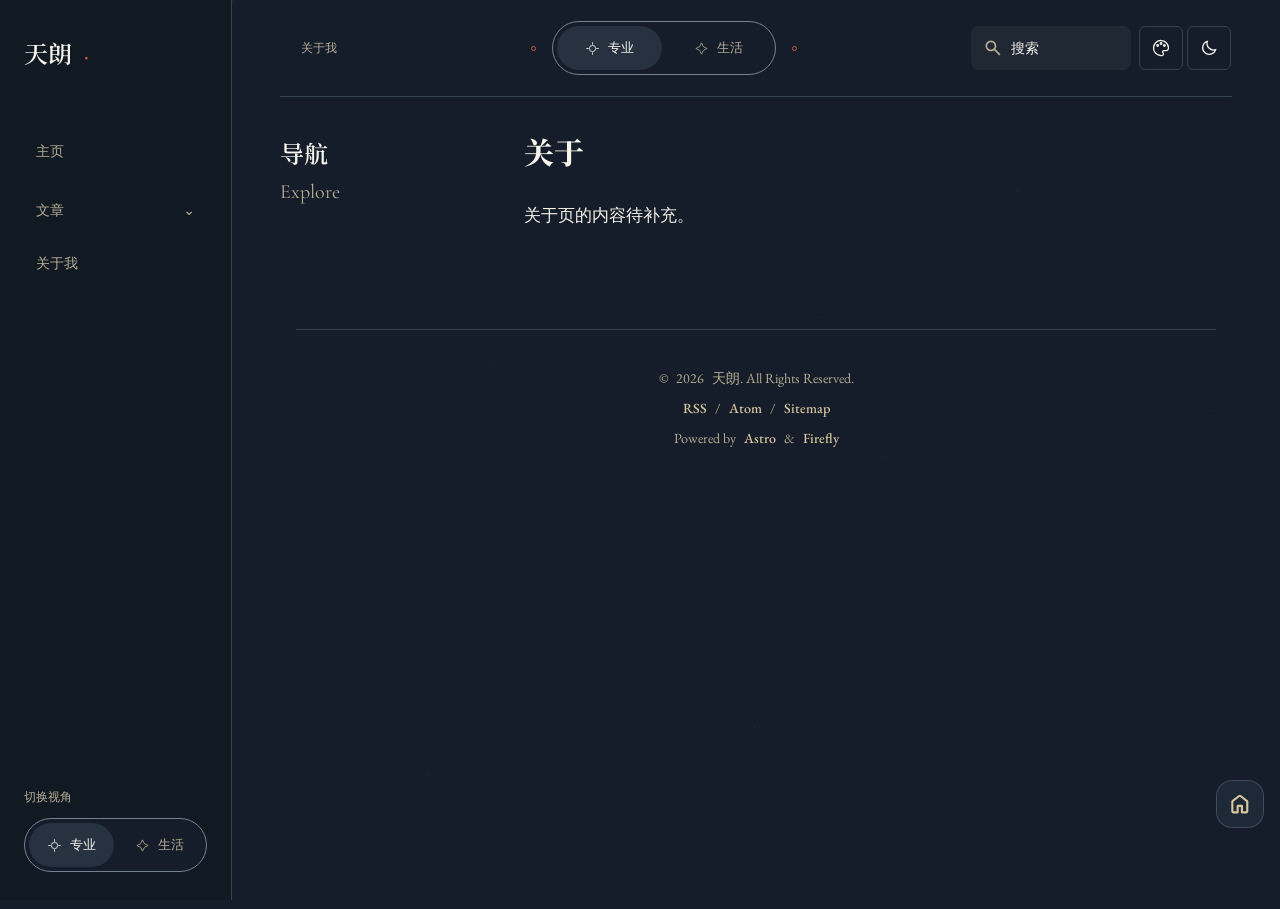
<file: about/index.html>
<!DOCTYPE html><html data-palette="fusion" data-content-mode="professional" data-reader-theme="auto" data-palette-choice="auto" lang="zh-CN" class="bg-(--page-bg) text-[14px] md:text-[16px]" data-wallpaper-mode="none" data-fullscreen-layout="classic" data-tag-style="pill" data-category-style="rectangle" style="--page-width: 100rem;--navbar-panel-blur: 12px;--banner-height-home: 65vh;--banner-height-non-home: max(45vh, 380px);--banner-height: 35vh;" data-astro-cid-ju4pidww><head><meta charset="UTF-8"><script>(()=>{const root=document.documentElement,q=new URLSearchParams(location.search),read=key=>{try{return localStorage.getItem(key)}catch(e){return null}},mode=q.get("mode")||read("reader-content-mode")||root.dataset.contentMode;root.dataset.contentMode=mode==="personal"?"personal":"professional";const theme=q.get("theme")||read("reader-theme")||read("theme")||root.dataset.readerTheme;root.dataset.readerTheme=["light","dark","system"].includes(theme)?theme:"auto";const palette=q.get("palette")||read("reader-palette")||read("palette")||root.dataset.paletteChoice;root.dataset.paletteChoice=["fusion","warm-paper","spectrum","lark","warm-lark"].includes(palette)?palette:"auto",root.dataset.palette=root.dataset.paletteChoice==="auto"?"fusion":root.dataset.paletteChoice;const dark=root.dataset.readerTheme==="auto"?root.dataset.contentMode==="professional":root.dataset.readerTheme==="system"?matchMedia("(prefers-color-scheme: dark)").matches:root.dataset.readerTheme==="dark";root.classList.toggle("dark",dark),root.dataset.mode=dark?"dark":"light"})();
</script><style>
			@layer properties, theme, base, components, utilities;
		</style><title>关于我 - 天朗</title><meta name="description" content="关于我"><meta name="keywords" content="博客, 个人站点"><meta name="author" content="天朗"><link rel="canonical" href="https://derivative2002.github.io/about/"><meta property="og:site_name" content="天朗"><meta property="og:locale" content="zh_CN"><meta property="og:url" content="https://derivative2002.github.io/about/"><meta property="og:title" content="关于我 - 天朗"><meta property="og:description" content="关于我"><meta property="og:image" content="https://derivative2002.github.io/_astro/site-light.DlgTCT9r.png"><meta property="og:image:width" content="96"><meta property="og:image:height" content="96"><meta property="og:image:alt" content="关于我 - 天朗"><meta name="twitter:image" content="https://derivative2002.github.io/_astro/site-light.DlgTCT9r.png"><meta name="twitter:image:alt" content="关于我 - 天朗"><meta property="og:type" content="website"><meta name="twitter:card" content="summary_large_image"><meta name="twitter:url" content="https://derivative2002.github.io/about/"><meta name="twitter:title" content="关于我 - 天朗"><meta name="twitter:description" content="关于我"><meta name="viewport" content="width=device-width, initial-scale=1"><meta name="generator" content="Astro v7.3.2"><meta name="theme-color" content="hsl(165 90% 60%)"><link rel="icon" href="/favicon/site-180.png" sizes="180x180"><link rel="icon" href="/favicon/site-32.png" sizes="32x32"><link rel="apple-touch-icon" href="/favicon/site-180.png" type="image/png" sizes="180x180"><!-- 为特定域名的图片添加 referrerpolicy 以解决 403 问题 --><!-- 注：静态图片（ImageWrapper 组件、Markdown 正文图）已在构建期加好 referrerpolicy；
         此脚本仅作为运行时兜底，处理动态注入的图片（解密内容、第三方评论/统计部件等）。 --><!-- Set the theme before the page is rendered to avoid a flash --><script>(function(){const defaultMode="system",defaultWallpaperMode="none",darkTheme="one-dark-pro",lightTheme="one-light",fullscreenLayout="classic",LIGHT_MODE="light",DARK_MODE="dark",SYSTEM_MODE="system",readSetting=key=>{try{return localStorage.getItem(key)}catch(e){return null}},removeSetting=key=>{try{localStorage.removeItem(key)}catch(e){}},preference=document.documentElement.dataset.readerTheme||"auto",theme=preference==="auto"?document.documentElement.dataset.contentMode==="personal"?"light":"dark":preference;function getSystemTheme(){return window.matchMedia("(prefers-color-scheme: dark)").matches?DARK_MODE:LIGHT_MODE}function resolveTheme(themeValue){return themeValue===SYSTEM_MODE?getSystemTheme():themeValue}const resolvedTheme=resolveTheme(theme),isDark=resolvedTheme===DARK_MODE;document.documentElement.dataset.mode=resolvedTheme,isDark?document.documentElement.classList.add("dark"):document.documentElement.classList.remove("dark"),document.documentElement.setAttribute("data-theme",isDark?darkTheme:lightTheme);const storedCardOpacity=readSetting("overlayCardOpacity"),parsedCardOpacity=storedCardOpacity===null?NaN:Number.parseFloat(storedCardOpacity),resolvedCardOpacity=Number.isFinite(parsedCardOpacity)?Math.min(1,Math.max(0,parsedCardOpacity)):.6;document.documentElement.style.setProperty("--card-transparent-opacity",String(resolvedCardOpacity));const storedFullscreenLayout=null;removeSetting("fullscreenLayout");const resolvedFullscreenLayout=storedFullscreenLayout==="hero"||storedFullscreenLayout==="classic"?storedFullscreenLayout:fullscreenLayout;document.documentElement.setAttribute("data-fullscreen-layout",resolvedFullscreenLayout);const wallpaperMode=defaultWallpaperMode;if(document.documentElement.setAttribute("data-wallpaper-mode",wallpaperMode),!window.__fireflyLayoutTransitionGuard){window.__fireflyLayoutTransitionGuard=!0,document.documentElement.setAttribute("data-layout-init","");const removeLayoutInit=()=>document.documentElement.removeAttribute("data-layout-init");document.readyState==="complete"?requestAnimationFrame(removeLayoutInit):window.addEventListener("load",removeLayoutInit,{once:!0})}(function(){const wavesEnabled=readSetting("wavesEnabled");wavesEnabled!==null&&document.documentElement.setAttribute("data-waves-enabled",wavesEnabled)})(),(function(){const gradientEnabled=readSetting("gradientEnabled");gradientEnabled!==null&&document.documentElement.setAttribute("data-gradient-enabled",gradientEnabled)})(),(function(){const bannerTitleEnabled=readSetting("bannerTitleEnabled");bannerTitleEnabled!==null&&document.documentElement.setAttribute("data-banner-title-enabled",bannerTitleEnabled)})()})();
</script><!-- defines global css variables. This will be applied to <html> <body> and some other elements idk why --><script type="application/ld+json">{"@context":"https://schema.org","@type":"ProfilePage","mainEntity":{"@type":"Person","@id":"https://derivative2002.github.io/#person","name":"天朗","url":"https://derivative2002.github.io/about/","image":"https://derivative2002.github.io/_astro/avatar.BNfFKwYu.webp","description":"简介待补"}}</script><link rel="alternate" type="application/rss+xml" title="天朗" href="https://derivative2002.github.io/rss.xml"><link rel="alternate" type="application/atom+xml" title="天朗" href="https://derivative2002.github.io/atom.xml"><!-- Font Setup (Astro Font API) --><!-- Local heading faces and system stacks are defined in styles/fonts.css. --><script type="module">document.fonts&&typeof document.fonts.ready<"u"&&document.fonts.ready.then(()=>{document.dispatchEvent(new CustomEvent("fontsLoaded"))}).catch(n=>{console.warn("Font loading failed:",n)});
</script><link rel="stylesheet" href="/_astro/markdown-extend.CV7FOiE_.css"><link rel="stylesheet" href="/_astro/MainGridLayout.CMjX8gTn.css"><link rel="stylesheet" href="/_astro/Layout.gPLbRrBm.css"><script type="module" src="/_astro/page.BpqnxC_1.js"></script></head><body class="min-h-screen" style="--page-width: 100rem;--navbar-panel-blur: 12px;--banner-height-home: 65vh;--banner-height-non-home: max(45vh, 380px);--banner-height: 35vh;" data-astro-cid-ju4pidww><!-- 首帧前按运行时壁纸模式翻转卡片透明类（布局已由 data-wallpaper-mode 属性规则接管） --><script>(function(){const wm=document.documentElement.getAttribute("data-wallpaper-mode");wm&&document.body.classList.toggle("wallpaper-transparent",wm==="overlay"||wm==="fullscreen"&&document.documentElement.getAttribute("data-fullscreen-layout")==="hero")})();
</script><div id="progress-bar" style="--page-width: 100rem;--navbar-panel-blur: 12px;--banner-height-home: 65vh;--banner-height-non-home: max(45vh, 380px);--banner-height: 35vh;" data-astro-cid-ju4pidww></div><script>(function(){(function(){var stored=localStorage.getItem("cardBorderEnabled"),border=stored!==null?stored==="true":!1;border?document.documentElement.classList.add("enable-card-border"):document.documentElement.classList.remove("enable-card-border"),stored=localStorage.getItem("cardFollowThemeEnabled");var follow=stored!==null?stored==="true":!1;follow?document.body.classList.add("card-follow-theme-hue"):document.body.classList.remove("card-follow-theme-hue")})()})();
</script><!-- 页面顶部渐变高光效果 - 只在full和semifull模式下显示 --><!-- 全局配置载体 --><div id="config-carrier" data-hue="165" data-wallpaper-mode="none"></div><script data-swup-ignore-script>(function(){const managerConfigStr='{"mode":"local","meting":{"api":"https://api.i-meto.com/meting/api?server=:server&type=:type&id=:id&r=:r","server":"netease","type":"playlist","id":"","auth":"","fallbackApis":[]},"localPlaylist":[],"volume":0.7,"playMode":"list","showLyrics":false,"i18n":{"noPlaying":"\u6682\u672A\u64AD\u653E","lyrics":"\u6B4C\u8BCD","volume":"\u97F3\u91CF","playMode":"\u5207\u6362\u64AD\u653E\u6A21\u5F0F","prev":"\u4E0A\u4E00\u9996","next":"\u4E0B\u4E00\u9996","playlist":"\u5217\u8868","noLyrics":"\u6682\u65E0\u6B4C\u8BCD","loadingLyrics":"\u6B63\u5728\u52A0\u8F7D\u6B4C\u8BCD...","failedLyrics":"\u6B4C\u8BCD\u52A0\u8F7D\u5931\u8D25","noSongs":"\u6682\u65E0\u6B4C\u66F2","error":"\u64AD\u653E\u5668\u9519\u8BEF","play":"\u64AD\u653E","pause":"\u6682\u505C","progress":"\u64AD\u653E\u8FDB\u5EA6","noCover":"\u6682\u65E0\u5C01\u9762"}}';(function(){if(window.__fireflyMusic)return;var config=JSON.parse(managerConfigStr);function formatTime(seconds){if(!seconds||isNaN(seconds))return"0:00";var min=Math.floor(seconds/60),sec=Math.floor(seconds%60);return min+":"+(sec<10?"0":"")+sec}function parseLRC(lrc){if(!lrc)return[];var lines=lrc.split(`
`),result=[],timeReg=/\[(\d{2}):(\d{2})\.(\d{2,3})\]/g;return lines.forEach(function(line){var matches=Array.from(line.matchAll(timeReg));if(matches.length>0){var text=line.replace(timeReg,"").trim();text&&matches.forEach(function(match){var m=parseInt(match[1]),s=parseInt(match[2]),ms=parseInt(match[3]),time=m*60+s+ms/(match[3].length===3?1e3:100);result.push({time,text})})}}),result.sort(function(a,b){return a.time-b.time})}var audio=document.createElement("audio");audio.crossOrigin="anonymous",audio.style.display="none",audio.preload="none",document.body.appendChild(audio),audio.pause();var loadVersion=0,state={playlist:[],currentIndex:0,isPlaying:!1,playMode:0,volume:localStorage.getItem("music-player-volume")!==null?parseFloat(localStorage.getItem("music-player-volume")):config.volume||.7,isMuted:!1,lyrics:[],currentLrcIndex:-1,initialized:!1,initializing:!1,error:null};config.playMode==="random"?state.playMode=2:config.playMode==="one"?state.playMode=1:state.playMode=0;function emit(name,detail){window.dispatchEvent(new CustomEvent(name,{detail:detail||{}}))}async function fetchMetingData(){if(config.meting){for(var m=config.meting,apis=[m.api].concat(m.fallbackApis||[]),i=0;i<apis.length;i++){var baseApi=apis[i];if(baseApi)try{var fetchUrl=baseApi.replace(":server",m.server).replace(":type",m.type).replace(":id",m.id).replace(":r",Math.random());m.auth&&(fetchUrl+="&auth="+m.auth);var res=await fetch(fetchUrl);if(!res.ok)throw new Error("HTTP "+res.status);var data=await res.json();if(Array.isArray(data)&&data.length>0){state.playlist=data.map(function(item){return{name:item.title||item.name||"Unknown",artist:item.author||item.artist||"Unknown",url:item.url,pic:item.pic||item.cover||"",lrc:item.lrc}});return}}catch(e){console.warn("Meting API failed for "+baseApi,e)}}throw new Error("All Meting APIs failed")}}function loadLyrics(track){if(state.lyrics=[],state.currentLrcIndex=-1,!track.lrc){emit("fm:lyrics",{lyrics:[],status:"none"});return}var isLrcUrl=/^(https?:)?\/\//.test(track.lrc)||track.lrc.startsWith("/")||/\.(lrc|txt)(\?|#|$)/i.test(track.lrc);isLrcUrl?(emit("fm:lyrics",{lyrics:[],status:"loading"}),fetch(track.lrc).then(function(r){return r.text()}).then(function(text){state.lyrics=parseLRC(text),emit("fm:lyrics",{lyrics:state.lyrics,status:"loaded"})}).catch(function(){state.lyrics=[],emit("fm:lyrics",{lyrics:[],status:"failed"})})):(state.lyrics=parseLRC(track.lrc),emit("fm:lyrics",{lyrics:state.lyrics,status:state.lyrics.length>0?"loaded":"none"}))}var currentTrackUrls=[],currentTrackUrlIndex=0,errorSkipTimeout=null;function tryPlayCurrentTrackUrl(autoPlay,ver){if(ver===loadVersion){var playUrl=currentTrackUrls[currentTrackUrlIndex];audio.src=playUrl,autoPlay?audio.play().then(function(){ver===loadVersion&&(state.isPlaying=!0,state.error=null,emit("fm:play-state",{isPlaying:!0}))}).catch(function(e){ver===loadVersion&&e.name!=="AbortError"&&console.warn("Autoplay blocked:",e)}):(state.isPlaying=!1,emit("fm:play-state",{isPlaying:!1}))}}function loadTrack(index,autoPlay){if(!(index<0||index>=state.playlist.length)){state.currentIndex=index;var track=state.playlist[index],ver=++loadVersion;errorSkipTimeout&&(clearTimeout(errorSkipTimeout),errorSkipTimeout=null),currentTrackUrls=[track.url],currentTrackUrlIndex=0;var matchId=track.url.match(/[?&]id=([^&]+)/),matchServer=track.url.match(/[?&]server=([^&]+)/);matchId&&matchServer&&config.meting&&config.meting.fallbackApis&&config.meting.fallbackApis.forEach(function(fallback){var fallbackUrl=fallback.replace(":server",matchServer[1]).replace(":type","url").replace(":id",matchId[1]);currentTrackUrls.indexOf(fallbackUrl)===-1&&currentTrackUrls.push(fallbackUrl)}),loadLyrics(track),emit("fm:track",{index,track,autoPlay:!!autoPlay}),tryPlayCurrentTrackUrl(autoPlay,ver)}}function togglePlay(){audio.paused?audio.play().then(function(){state.isPlaying=!0,emit("fm:play-state",{isPlaying:!0})}).catch(function(e){e.name!=="AbortError"&&console.warn("Playback failed:",e)}):(audio.pause(),state.isPlaying=!1,emit("fm:play-state",{isPlaying:!1}))}function playNext(auto){if(state.playMode===1&&auto){audio.currentTime=0,audio.play();return}var nextIndex;state.playMode===2?nextIndex=Math.floor(Math.random()*state.playlist.length):nextIndex=(state.currentIndex+1)%state.playlist.length,loadTrack(nextIndex,!0)}function playPrev(){var prevIndex;state.playMode===2?prevIndex=Math.floor(Math.random()*state.playlist.length):prevIndex=(state.currentIndex-1+state.playlist.length)%state.playlist.length,loadTrack(prevIndex,!0)}function setPlayMode(mode){state.playMode=mode,emit("fm:mode",{playMode:mode})}function cyclePlayMode(){setPlayMode((state.playMode+1)%3)}function setVolume(val){val=Math.max(0,Math.min(1,val)),state.volume=val,state.isMuted=!1,audio.volume=val,audio.muted=!1,localStorage.setItem("music-player-volume",val.toString()),emit("fm:volume",{volume:val,isMuted:!1})}function toggleMute(){state.isMuted=!state.isMuted,audio.muted=state.isMuted,emit("fm:volume",{volume:state.volume,isMuted:state.isMuted})}function seek(percent){audio.duration&&(audio.currentTime=Math.max(0,Math.min(1,percent))*audio.duration)}function seekToTime(time){audio.duration&&(audio.currentTime=Math.max(0,Math.min(time,audio.duration)))}function playTrackByIndex(index){index===state.currentIndex&&!audio.paused?togglePlay():loadTrack(index,!0)}audio.addEventListener("timeupdate",function(){if(!isNaN(audio.duration)){var ct=audio.currentTime,dur=audio.duration,pct=ct/dur*100;if(emit("fm:time",{currentTime:ct,duration:dur,progress:pct,currentTimeStr:formatTime(ct),durationStr:formatTime(dur)}),state.lyrics.length>0){for(var idx=-1,i=0;i<state.lyrics.length&&ct>=state.lyrics[i].time;i++)idx=i;idx!==state.currentLrcIndex&&(state.currentLrcIndex=idx,emit("fm:lrc-index",{index:idx}))}}}),audio.addEventListener("ended",function(){playNext(!0)}),audio.addEventListener("error",function(){var ver=loadVersion;currentTrackUrlIndex<currentTrackUrls.length-1?(currentTrackUrlIndex++,console.warn("Playback failed, trying fallback URL: "+currentTrackUrls[currentTrackUrlIndex]),tryPlayCurrentTrackUrl(!0,ver)):(state.error="Audio playback error",emit("fm:error",{message:"\u64AD\u653E\u5931\u8D25\uFF0C\u5373\u5C06\u81EA\u52A8\u8DF3\u8FC7..."}),errorSkipTimeout&&clearTimeout(errorSkipTimeout),errorSkipTimeout=setTimeout(function(){ver===loadVersion&&playNext(!0)},2e3))});async function init(){if(!(state.initialized||state.initializing)){state.initializing=!0;try{if(config.mode==="meting"&&config.meting?await fetchMetingData():config.mode==="local"&&(state.playlist=config.localPlaylist||[]),state.playlist.length>0){audio.volume=state.volume;var startIndex=0;state.playMode===2&&(startIndex=Math.floor(Math.random()*state.playlist.length)),state.initialized=!0,emit("fm:init",{playlist:state.playlist,playMode:state.playMode,volume:state.volume,isMuted:state.isMuted}),loadTrack(startIndex,!1)}else state.initialized=!0,emit("fm:init",{playlist:[],playMode:state.playMode,volume:state.volume,isMuted:state.isMuted}),emit("fm:error",{message:config.i18n.noSongs})}catch(e){console.error("Music Manager init error:",e),state.initialized=!0,emit("fm:init",{playlist:[],playMode:state.playMode,volume:state.volume,isMuted:state.isMuted}),emit("fm:error",{message:config.i18n.error})}finally{state.initializing=!1}}}window.__fireflyMusic={init,getState:function(){var track=state.playlist[state.currentIndex]||null;return{playlist:state.playlist,currentIndex:state.currentIndex,track,isPlaying:state.isPlaying,playMode:state.playMode,volume:state.volume,isMuted:state.isMuted,currentTime:audio.currentTime,duration:audio.duration||0,progress:audio.duration?audio.currentTime/audio.duration*100:0,currentTimeStr:formatTime(audio.currentTime),durationStr:formatTime(audio.duration),lyrics:state.lyrics,currentLrcIndex:state.currentLrcIndex,initialized:state.initialized,error:state.error,config}},togglePlay,playNext:function(){playNext(!1)},playPrev,cyclePlayMode,setVolume,toggleMute,seek,seekToTime,playTrackByIndex,loadTrack}})()})();
</script><div class="reading-texture" aria-hidden="true"><span class="reading-grain larger" style="left:0%;top:0%"></span><span class="reading-grain" style="left:61.803398875%;top:37.231%"></span><span class="reading-grain" style="left:23.60679775%;top:74.462%"></span><span class="reading-grain" style="left:85.410196625%;top:11.693000000000012%"></span><span class="reading-grain" style="left:47.2135955%;top:48.92400000000001%"></span><span class="reading-grain" style="left:9.016994374999967%;top:86.155%"></span><span class="reading-grain" style="left:70.82039325%;top:23.386000000000024%"></span><span class="reading-grain" style="left:32.62379212500002%;top:60.61700000000002%"></span><span class="reading-grain" style="left:94.427191%;top:97.84800000000001%"></span><span class="reading-grain larger" style="left:56.230589874999964%;top:35.07900000000001%"></span><span class="reading-grain" style="left:18.033988749999935%;top:72.31%"></span><span class="reading-grain" style="left:79.83738762500002%;top:9.540999999999997%"></span><span class="reading-grain" style="left:41.64078649999999%;top:46.77200000000005%"></span><span class="reading-grain" style="left:3.444185374999961%;top:84.00300000000004%"></span><span class="reading-grain" style="left:65.24758425000005%;top:21.234000000000037%"></span><span class="reading-grain" style="left:27.050983125000016%;top:58.46500000000003%"></span><span class="reading-grain" style="left:88.85438199999999%;top:95.69600000000003%"></span><span class="reading-grain" style="left:50.65778087500007%;top:32.92700000000002%"></span><span class="reading-grain larger" style="left:12.461179749999928%;top:70.15800000000002%"></span><span class="reading-grain" style="left:74.26457862500001%;top:7.38900000000001%"></span><span class="reading-grain" style="left:36.06797749999987%;top:44.620000000000005%"></span><span class="reading-grain" style="left:97.87137637499995%;top:81.851%"></span><span class="reading-grain" style="left:59.67477525000004%;top:19.081999999999994%"></span><span class="reading-grain" style="left:21.478174124999896%;top:56.31299999999999%"></span><span class="reading-grain" style="left:83.28157299999998%;top:93.5440000000001%"></span><span class="reading-grain" style="left:45.084971875000065%;top:30.77500000000009%"></span><span class="reading-grain" style="left:6.888370749999922%;top:68.00600000000009%"></span><span class="reading-grain larger" style="left:68.691769625%;top:5.23700000000008%"></span><span class="reading-grain" style="left:30.49516850000009%;top:42.468000000000075%"></span><span class="reading-grain" style="left:92.29856737499995%;top:79.69900000000007%"></span><span class="reading-grain" style="left:54.10196625000003%;top:16.930000000000064%"></span><span class="reading-grain" style="left:15.90536512499989%;top:54.16100000000006%"></span><span class="reading-grain" style="left:77.70876399999997%;top:91.39200000000005%"></span><span class="reading-grain" style="left:39.51216287500006%;top:28.623000000000047%"></span><span class="reading-grain" style="left:1.3155617500001426%;top:65.85400000000004%"></span><span class="reading-grain" style="left:63.118960625%;top:3.0850000000000364%"></span><span class="reading-grain larger" style="left:24.922359499999857%;top:40.31600000000003%"></span><span class="reading-grain" style="left:86.72575837500017%;top:77.54700000000003%"></span><span class="reading-grain" style="left:48.529157250000026%;top:14.77800000000002%"></span><span class="reading-grain" style="left:10.332556124999883%;top:52.009000000000015%"></span><span class="reading-grain" style="left:72.13595499999974%;top:89.24000000000001%"></span><span class="reading-grain" style="left:33.93935387500005%;top:26.471000000000004%"></span><span class="reading-grain" style="left:95.74275274999991%;top:63.702%"></span><span class="reading-grain" style="left:57.546151624999766%;top:0.9329999999999927%"></span><span class="reading-grain" style="left:19.349550500000078%;top:38.16399999999999%"></span><span class="reading-grain larger" style="left:81.15294937499993%;top:75.39499999999998%"></span><span class="reading-grain" style="left:42.95634824999979%;top:12.625999999999976%"></span><span class="reading-grain" style="left:4.7597471250001036%;top:49.85699999999997%"></span><span class="reading-grain" style="left:66.56314599999996%;top:87.08800000000019%"></span><span class="reading-grain" style="left:28.366544874999818%;top:24.319000000000187%"></span><span class="reading-grain" style="left:90.16994375000013%;top:61.55000000000018%"></span><span class="reading-grain" style="left:51.97334262499999%;top:98.78100000000018%"></span><span class="reading-grain" style="left:13.776741499999844%;top:36.01200000000017%"></span><span class="reading-grain" style="left:75.58014037500016%;top:73.24300000000017%"></span><span class="reading-grain larger" style="left:37.38353925000001%;top:10.47400000000016%"></span><span class="reading-grain" style="left:99.18693812499987%;top:47.705000000000155%"></span><span class="reading-grain" style="left:60.99033700000018%;top:84.93600000000015%"></span><span class="reading-grain" style="left:22.79373587500004%;top:22.166999999999916%"></span><span class="reading-grain" style="left:84.5971347499999%;top:59.39800000000014%"></span><span class="reading-grain" style="left:46.40053362499975%;top:96.6289999999999%"></span><span class="reading-grain" style="left:8.203932500000064%;top:33.86000000000013%"></span><span class="reading-grain" style="left:70.00733137499992%;top:71.0909999999999%"></span><span class="reading-grain" style="left:31.81073024999978%;top:8.322000000000116%"></span><span class="reading-grain larger" style="left:93.61412912500009%;top:45.552999999999884%"></span><span class="reading-grain" style="left:55.41752799999995%;top:82.7840000000001%"></span><span class="reading-grain" style="left:17.220926874999805%;top:20.015000000000327%"></span><span class="reading-grain" style="left:79.02432575000012%;top:57.246000000000095%"></span><span class="reading-grain" style="left:40.82772462499997%;top:94.47700000000032%"></span><span class="reading-grain" style="left:2.6311235000002853%;top:31.708000000000084%"></span><span class="reading-grain" style="left:64.43452237499969%;top:68.9390000000003%"></span><span class="reading-grain" style="left:26.23792125%;top:6.170000000000073%"></span><span class="reading-grain" style="left:88.04132012500031%;top:43.401000000000295%"></span><span class="reading-grain larger" style="left:49.844718999999714%;top:80.63200000000006%"></span><span class="reading-grain" style="left:11.648117875000025%;top:17.863000000000284%"></span><span class="reading-grain" style="left:73.45151675000034%;top:55.09400000000005%"></span><span class="reading-grain" style="left:35.25491562499974%;top:92.32500000000027%"></span><span class="reading-grain" style="left:97.05831450000005%;top:29.55600000000004%"></span><span class="reading-grain" style="left:58.86171337500036%;top:66.78700000000026%"></span><span class="reading-grain" style="left:20.665112249999765%;top:4.018000000000029%"></span><span class="reading-grain" style="left:82.46851112500008%;top:41.24900000000025%"></span><span class="reading-grain" style="left:44.27190999999948%;top:78.48000000000002%"></span><span class="reading-grain larger" style="left:6.075308874999791%;top:15.71100000000024%"></span><span class="reading-grain" style="left:67.8787077500001%;top:52.94200000000001%"></span><span class="reading-grain" style="left:29.682106624999506%;top:90.17300000000023%"></span><span class="reading-grain" style="left:91.48550549999982%;top:27.403999999999996%"></span><span class="reading-grain" style="left:53.28890437500013%;top:64.63500000000022%"></span><span class="reading-grain" style="left:15.092303249999532%;top:1.8659999999999854%"></span><span class="reading-grain" style="left:76.89570212499984%;top:39.09700000000021%"></span><span class="reading-grain" style="left:38.699101000000155%;top:76.32799999999997%"></span><span class="reading-grain" style="left:0.5024998749995575%;top:13.559000000000196%"></span><span class="reading-grain larger" style="left:62.30589874999987%;top:50.789999999999964%"></span><span class="reading-grain" style="left:24.10929762500018%;top:88.02100000000019%"></span><span class="reading-grain" style="left:85.91269649999958%;top:25.251999999999953%"></span><span class="reading-grain" style="left:47.716095374999895%;top:62.483000000000175%"></span><span class="reading-grain" style="left:9.519494250000207%;top:99.71399999999994%"></span><span class="reading-grain" style="left:71.32289312499961%;top:36.945000000000164%"></span><span class="reading-grain" style="left:33.12629199999992%;top:74.17600000000039%"></span><span class="reading-grain" style="left:94.92969087500023%;top:11.407000000000153%"></span><span class="reading-grain" style="left:56.733089749999635%;top:48.638000000000375%"></span><span class="reading-grain larger" style="left:18.536488624999947%;top:85.86900000000014%"></span><span class="reading-grain" style="left:80.33988750000026%;top:23.100000000000364%"></span><span class="reading-grain" style="left:42.14328637499966%;top:60.33100000000013%"></span><span class="reading-grain" style="left:3.946685249999973%;top:97.56200000000035%"></span><span class="reading-grain" style="left:65.75008412500028%;top:34.79300000000012%"></span><span class="reading-grain" style="left:27.553482999999687%;top:72.02400000000034%"></span><span class="reading-grain" style="left:89.356881875%;top:9.25500000000011%"></span><span class="reading-grain" style="left:51.16028075000031%;top:46.48600000000033%"></span><span class="reading-grain" style="left:12.963679624999713%;top:83.7170000000001%"></span><span class="reading-grain larger" style="left:74.76707850000003%;top:20.94800000000032%"></span><span class="reading-grain" style="left:36.57047737500034%;top:58.17900000000009%"></span></div><aside class="redesign-sidebar" aria-label="站点导航"><a class="redesign-brand" href="/">天朗<span aria-hidden="true">·</span></a><nav class="redesign-nav"><a href="/">主页</a><details><summary>文章<span aria-hidden="true">⌄</span></summary><div><a href="/archive/">归档</a><a href="/categories/">分类</a><a href="/tags/">标签</a><a href="/series/">系列</a></div></details><a href="/about/">关于我</a></nav><div class="redesign-sidebar-bottom"><p>切换视角</p><div class="content-mode-switch" role="group" aria-label="内容模式"><button type="button" data-content-mode-target="professional" aria-pressed="true"><svg viewBox="0 0 24 24" aria-hidden="true"><circle cx="12" cy="12" r="5"></circle><path d="M12 2v4M12 18v4M2 12h4M18 12h4"></path></svg><span>专业</span></button><button type="button" data-content-mode-target="personal" aria-pressed="false"><svg viewBox="0 0 24 24" aria-hidden="true"><path d="m12 3 3 6 6 3-6 3-3 6-3-6-6-3 6-3Z"></path></svg><span>生活</span></button></div></div></aside><!-- 导航栏外壳（从 MainGridLayout.astro 迁出） --><div id="top-row" class="z-50 pointer-events-none relative transition-all duration-700 mx-auto w-full xl:w-[92vw] max-w-(--page-width) px-0 md:px-4"><div id="navbar-wrapper" class="pointer-events-auto transition-all sticky top-0"><div id="navbar" class="z-50" style="--navbar-glass-blur: 0px;" data-transparent-mode="semi" data-is-home="false" data-full-width="false"><script>(function(){const bannerTMode="semi",fsTMode="semifull";(function(){const wm=document.documentElement.getAttribute("data-wallpaper-mode"),navbar=document.getElementById("navbar");if(!wm||!navbar)return;const isHome=navbar.getAttribute("data-is-home")==="true";let mode,blur;wm==="fullscreen"?(mode=fsTMode==="semifull"&&isHome?"semifull":"semi",blur=12):wm==="banner"?(mode=bannerTMode==="semifull"&&!isHome?"semi":bannerTMode,blur=mode==="none"?0:12):(mode="none",blur=0),navbar.setAttribute("data-transparent-mode",mode),navbar.style.setProperty("--navbar-glass-blur",`${blur}px`)})()})();
</script><div class="overflow-visible! h-18 px-4"><div class="mx-auto h-full w-full max-w-(--page-width) grid grid-cols-[auto_minmax(0,1fr)_auto] items-center"><a href="/" class="btn-plain scale-animation rounded-lg h-13 px-3 md:px-5 font-bold active:scale-95"><div class="flex flex-row items-center text-md dark:text-white text-black" style="font-family: var(--font-navbar-title, inherit)"><picture><source srcset="/_astro/site-light.DlgTCT9r_ZU1KxS.webp 28w, /_astro/site-light.DlgTCT9r_Z1kIve4.webp 56w" type="image/webp"><img src="/_astro/site-light.DlgTCT9r_ZhSDHx.webp" srcset="/_astro/site-light.DlgTCT9r_ZU1KxS.webp 28w, /_astro/site-light.DlgTCT9r_Z1kIve4.webp 56w" alt="天朗" data-logo-theme="light" loading="eager" fetchpriority="high" decoding="async" width="96" height="96" class="navbar-logo h-7 w-7 mb-1 mr-2 object-contain dark:hidden"></picture><picture><source srcset="/_astro/site-dark.BhGWqPP__Z25Ojub.webp 28w, /_astro/site-dark.BhGWqPP__rjhTP.webp 56w" type="image/webp"><img src="/_astro/site-dark.BhGWqPP__rmK7D.webp" srcset="/_astro/site-dark.BhGWqPP__Z25Ojub.webp 28w, /_astro/site-dark.BhGWqPP__rjhTP.webp 56w" alt="天朗" data-logo-theme="dark" loading="eager" fetchpriority="high" decoding="async" width="96" height="96" class="navbar-logo h-7 w-7 mb-1 mr-2 object-contain hidden dark:block"></picture><span class="redesign-location" data-navbar-location>天朗</span><span class="redesign-mobile-brand">天朗</span></div></a><div class="redesign-top-mode"><i aria-hidden="true"></i><div class="content-mode-switch" role="group" aria-label="内容模式"><button type="button" data-content-mode-target="professional" aria-pressed="true"><svg viewBox="0 0 24 24" aria-hidden="true"><circle cx="12" cy="12" r="5"></circle><path d="M12 2v4M12 18v4M2 12h4M18 12h4"></path></svg><span>专业</span></button><button type="button" data-content-mode-target="personal" aria-pressed="false"><svg viewBox="0 0 24 24" aria-hidden="true"><path d="m12 3 3 6 6 3-6 3-3 6-3-6-6-3 6-3Z"></path></svg><span>生活</span></button></div><i aria-hidden="true"></i></div><div class="flex col-start-3 justify-self-end"><!--<SearchPanel client:load>--><style>astro-island,astro-slot,astro-static-slot{display:contents}</style><script>(()=>{var e=async t=>{await(await t())()};(self.Astro||(self.Astro={})).load=e,window.dispatchEvent(new Event("astro:load"))})();
</script><script>(()=>{var g=Object.defineProperty,w=(a,s,c)=>s in a?g(a,s,{enumerable:!0,configurable:!0,writable:!0,value:c}):a[s]=c,l=(a,s,c)=>w(a,typeof s!="symbol"?s+"":s,c),E=new Set(["__proto__","constructor","prototype"]);{let a={0:t=>y(t),1:t=>c(t),2:t=>new RegExp(t),3:t=>new Date(t),4:t=>new Map(c(t)),5:t=>new Set(c(t)),6:t=>BigInt(t),7:t=>new URL(t),8:t=>new Uint8Array(t),9:t=>new Uint16Array(t),10:t=>new Uint32Array(t),11:t=>Number.POSITIVE_INFINITY*t},s=t=>{let[p,e]=t;return p in a?a[p](e):void 0},c=t=>t.map(s),y=t=>typeof t!="object"||t===null?t:Object.fromEntries(Object.entries(t).map(([p,e])=>[p,s(e)]));class f extends HTMLElement{constructor(){super(...arguments),l(this,"Component"),l(this,"hydrator"),l(this,"hydrate",async()=>{var b;if(!this.hydrator||!this.isConnected)return;let e=(b=this.parentElement)==null?void 0:b.closest("astro-island[ssr]");if(e){e.addEventListener("astro:hydrate",this.hydrate,{once:!0});return}let r=this.querySelectorAll("astro-slot"),n={},d=this.querySelectorAll("template[data-astro-template]");for(let o of d){let i=o.closest(this.tagName);i!=null&&i.isSameNode(this)&&(n[o.getAttribute("data-astro-template")||"default"]=o.innerHTML,o.remove())}for(let o of r){let i=o.closest(this.tagName);i!=null&&i.isSameNode(this)&&(n[o.getAttribute("name")||"default"]=o.innerHTML)}let u;try{u=this.hasAttribute("props")?y(JSON.parse(this.getAttribute("props"))):{}}catch(o){let i=this.getAttribute("component-url")||"<unknown>",v=this.getAttribute("component-export");throw v&&(i+=` (export ${v})`),console.error(`[hydrate] Error parsing props for component ${i}`,this.getAttribute("props"),o),o}let h;await this.hydrator(this)(this.Component,u,n,{client:this.getAttribute("client")}),this.removeAttribute("ssr"),this.dispatchEvent(new CustomEvent("astro:hydrate"))}),l(this,"unmount",()=>{this.isConnected||this.dispatchEvent(new CustomEvent("astro:unmount"))})}disconnectedCallback(){document.removeEventListener("astro:after-swap",this.unmount),document.addEventListener("astro:after-swap",this.unmount,{once:!0})}connectedCallback(){if(!this.hasAttribute("await-children")||document.readyState==="interactive"||document.readyState==="complete")this.childrenConnectedCallback();else{let e=()=>{document.removeEventListener("DOMContentLoaded",e),r.disconnect(),this.childrenConnectedCallback()},r=new MutationObserver(()=>{var n;((n=this.lastChild)==null?void 0:n.nodeType)===Node.COMMENT_NODE&&this.lastChild.nodeValue==="astro:end"&&(this.lastChild.remove(),e())});r.observe(this,{childList:!0}),document.addEventListener("DOMContentLoaded",e)}}async childrenConnectedCallback(){let e=this.getAttribute("before-hydration-url");e&&await import(e),this.start()}getRetryImportUrl(e){let r=new URL(e,document.baseURI);return r.searchParams.set("astro-retry",Date.now().toString()),r.toString()}async importWithRetry(e){try{return await import(e)}catch(r){return await new Promise(n=>setTimeout(n,1e3)),import(this.getRetryImportUrl(e))}}handleHydrationError(e){let r=this.getAttribute("component-url"),n=new CustomEvent("astro:hydration-error",{cancelable:!0,bubbles:!0,composed:!0,detail:{error:e,componentUrl:r}});this.dispatchEvent(n)&&console.error(`[astro-island] Error hydrating ${r}`,e)}async start(){let e=JSON.parse(this.getAttribute("opts")),r=this.getAttribute("client");if(Astro[r]===void 0){window.addEventListener(`astro:${r}`,()=>this.start(),{once:!0});return}try{await Astro[r](async()=>{let n=this.getAttribute("renderer-url");try{let[d,{default:u}]=await Promise.all([this.importWithRetry(this.getAttribute("component-url")),n?this.importWithRetry(n):Promise.resolve({default:()=>()=>{}})]),h=this.getAttribute("component-export")||"default";if(h.includes(".")){this.Component=d;for(let m of h.split(".")){if(E.has(m)||!this.Component||typeof this.Component!="object"&&typeof this.Component!="function"||!Object.hasOwn(this.Component,m))throw new Error(`Invalid component export path: ${h}`);this.Component=this.Component[m]}}else{if(E.has(h))throw new Error(`Invalid component export path: ${h}`);this.Component=d[h]}return this.hydrator=u,this.hydrate}catch(d){return this.handleHydrationError(d),()=>{}}},e,this)}catch(n){this.handleHydrationError(n)}}attributeChangedCallback(){this.hydrate()}}l(f,"observedAttributes",["props"]),customElements.get("astro-island")||customElements.define("astro-island",f)}})();
</script><astro-island uid="Z1Ufrb1" component-url="/_astro/Search.Bp0MaZjL.js" component-export="default" renderer-url="/_astro/client.svelte.BG3JpSQe.js" props="{}" ssr client="load" opts="{&quot;name&quot;:&quot;Search&quot;,&quot;value&quot;:true}" await-children><!--[--><div id="search-bar" class="hidden lg:flex transition-all items-center h-11 mr-2 rounded-lg bg-black/4 hover:bg-black/6 focus-within:bg-black/6 dark:bg-white/5 dark:hover:bg-white/10 dark:focus-within:bg-white/10"><!--[0--><!--[0--><!--[0--><svg xmlns="http://www.w3.org/2000/svg" aria-hidden="true" role="img" class="inline-icon inline-flex items-center justify-center absolute text-[1.25rem] pointer-events-none ml-3 transition my-auto text-black/30 dark:text-white/30" width="1em" height="1em" viewBox="0 0 24 24"><!----><path fill="currentColor" d="m19.6 21l-6.3-6.3q-.75.6-1.725.95T9.5 16q-2.725 0-4.612-1.888T3 9.5t1.888-4.612T9.5 3t4.613 1.888T16 9.5q0 1.1-.35 2.075T14.7 13.3l6.3 6.3zM9.5 14q1.875 0 3.188-1.312T14 9.5t-1.312-3.187T9.5 5T6.313 6.313T5 9.5t1.313 3.188T9.5 14"/><!----></svg><!--]--><!--]--><!--]--><!----> <input id="search-input-desktop" placeholder="搜索" value="" aria-controls="search-panel" data-floating-panel-no-expanded="" class="transition-all pl-10 text-sm bg-transparent outline-0 h-full w-40 active:w-60 focus:w-60 text-black/50 dark:text-white/50 svelte-1n2o1uz"/></div> <button aria-label="Search Panel" aria-controls="search-panel" aria-expanded="false" id="search-switch" class="btn-plain scale-animation lg:hidden! rounded-lg w-11 h-11 active:scale-90"><!--[0--><!--[0--><!--[0--><svg xmlns="http://www.w3.org/2000/svg" aria-hidden="true" role="img" class="inline-icon inline-flex items-center justify-center text-[1.25rem]" width="1em" height="1em" viewBox="0 0 24 24"><!----><path fill="currentColor" d="m19.6 21l-6.3-6.3q-.75.6-1.725.95T9.5 16q-2.725 0-4.612-1.888T3 9.5t1.888-4.612T9.5 3t4.613 1.888T16 9.5q0 1.1-.35 2.075T14.7 13.3l6.3 6.3zM9.5 14q1.875 0 3.188-1.312T14 9.5t-1.312-3.187T9.5 5T6.313 6.313T5 9.5t1.313 3.188T9.5 14"/><!----></svg><!--]--><!--]--><!--]--><!----></button> <div id="search-panel" class="float-panel float-panel-closed search-panel absolute md:w-120 top-20 left-4 md:left-[unset] right-4 shadow-2xl rounded-2xl p-2 svelte-1n2o1uz" data-floating-panel="" data-floating-panel-trigger="search-switch search-input-desktop" inert="" aria-hidden="true"><div id="search-bar-inside" class="flex relative lg:hidden transition-all items-center h-11 rounded-xl bg-black/4 hover:bg-black/6 focus-within:bg-black/6 dark:bg-white/5 dark:hover:bg-white/10 dark:focus-within:bg-white/10"><!--[0--><!--[0--><!--[0--><svg xmlns="http://www.w3.org/2000/svg" aria-hidden="true" role="img" class="inline-icon inline-flex items-center justify-center absolute text-[1.25rem] pointer-events-none ml-3 transition my-auto text-black/30 dark:text-white/30" width="1em" height="1em" viewBox="0 0 24 24"><!----><path fill="currentColor" d="m19.6 21l-6.3-6.3q-.75.6-1.725.95T9.5 16q-2.725 0-4.612-1.888T3 9.5t1.888-4.612T9.5 3t4.613 1.888T16 9.5q0 1.1-.35 2.075T14.7 13.3l6.3 6.3zM9.5 14q1.875 0 3.188-1.312T14 9.5t-1.312-3.187T9.5 5T6.313 6.313T5 9.5t1.313 3.188T9.5 14"/><!----></svg><!--]--><!--]--><!--]--><!----> <input placeholder="搜索" value="" class="pl-10 absolute inset-0 text-sm bg-transparent outline-0 focus:w-60 text-black/50 dark:text-white/50 svelte-1n2o1uz"/></div> <!--[2--><div class="transition first-of-type:mt-2 lg:first-of-type:mt-0 block rounded-xl text-lg px-3 py-2 text-50">找不到相关结果。</div><!--]--></div><!--]--><!--astro:end--></astro-island><div class="appearance-controls"><div class="appearance-setting" data-appearance="palette"><button type="button" class="appearance-trigger" id="appearance-palette" aria-label="配色" title="配色" aria-haspopup="menu" aria-controls="appearance-palette-menu" aria-expanded="false"><svg viewBox="0 0 24 24" aria-hidden="true"><path d="M12 3a9 9 0 1 0 0 18h1a2 2 0 0 0 1.2-3.6c-.8-.8-.2-2.4 1.4-2.4H18a3 3 0 0 0 3-3 9 9 0 0 0-9-9Z"></path><circle cx="8" cy="9" r="1"></circle><circle cx="12" cy="6.5" r="1"></circle><circle cx="16" cy="9" r="1"></circle></svg></button><div class="appearance-menu" id="appearance-palette-menu" role="menu" aria-label="配色" hidden><button type="button" role="menuitemradio" data-value="auto" aria-checked="false" tabindex="-1"><span>随模式</span><svg class="appearance-check" viewBox="0 0 24 24" aria-hidden="true"><path d="m5 12 4 4L19 6"></path></svg></button><button type="button" role="menuitemradio" data-value="fusion" aria-checked="false" tabindex="-1"><span>融合</span><svg class="appearance-check" viewBox="0 0 24 24" aria-hidden="true"><path d="m5 12 4 4L19 6"></path></svg></button><button type="button" role="menuitemradio" data-value="warm-paper" aria-checked="false" tabindex="-1"><span>暖纸</span><svg class="appearance-check" viewBox="0 0 24 24" aria-hidden="true"><path d="m5 12 4 4L19 6"></path></svg></button><button type="button" role="menuitemradio" data-value="spectrum" aria-checked="false" tabindex="-1"><span>光谱</span><svg class="appearance-check" viewBox="0 0 24 24" aria-hidden="true"><path d="m5 12 4 4L19 6"></path></svg></button><button type="button" role="menuitemradio" data-value="lark" aria-checked="false" tabindex="-1"><span>飞书蓝</span><svg class="appearance-check" viewBox="0 0 24 24" aria-hidden="true"><path d="m5 12 4 4L19 6"></path></svg></button><button type="button" role="menuitemradio" data-value="warm-lark" aria-checked="false" tabindex="-1"><span>暖纸飞书</span><svg class="appearance-check" viewBox="0 0 24 24" aria-hidden="true"><path d="m5 12 4 4L19 6"></path></svg></button></div></div><div class="appearance-setting" data-appearance="mode"><button type="button" class="appearance-trigger" id="appearance-mode" aria-label="明暗" title="明暗" aria-haspopup="menu" aria-controls="appearance-mode-menu" aria-expanded="false"><svg viewBox="0 0 24 24" aria-hidden="true"><path d="M20 14A8 8 0 0 1 10 4a8 8 0 1 0 10 10Z"></path></svg></button><div class="appearance-menu" id="appearance-mode-menu" role="menu" aria-label="明暗" hidden><button type="button" role="menuitemradio" data-value="auto" aria-checked="false" tabindex="-1"><span>随模式</span><svg class="appearance-check" viewBox="0 0 24 24" aria-hidden="true"><path d="m5 12 4 4L19 6"></path></svg></button><button type="button" role="menuitemradio" data-value="system" aria-checked="false" tabindex="-1"><span>随系统</span><svg class="appearance-check" viewBox="0 0 24 24" aria-hidden="true"><path d="m5 12 4 4L19 6"></path></svg></button><button type="button" role="menuitemradio" data-value="light" aria-checked="false" tabindex="-1"><span>亮色</span><svg class="appearance-check" viewBox="0 0 24 24" aria-hidden="true"><path d="m5 12 4 4L19 6"></path></svg></button><button type="button" role="menuitemradio" data-value="dark" aria-checked="false" tabindex="-1"><span>暗色</span><svg class="appearance-check" viewBox="0 0 24 24" aria-hidden="true"><path d="m5 12 4 4L19 6"></path></svg></button></div></div></div><script type="module" src="/_astro/AppearanceControls.astro_astro_type_script_index_0_lang.Bych5DLd.js"></script><button aria-label="导航菜单" aria-controls="nav-menu-panel" aria-expanded="false" name="Nav Menu" class="btn-plain scale-animation rounded-lg w-11 h-11 active:scale-90 lg:hidden!" id="nav-menu-switch"><svg width="1em" height="1em" viewBox="0 0 24 24" class="text-[1.25rem]" data-icon="material-symbols:menu-rounded"><symbol id="ai:material-symbols:menu-rounded"><path fill="currentColor" d="M4 18q-.425 0-.712-.288T3 17t.288-.712T4 16h16q.425 0 .713.288T21 17t-.288.713T20 18zm0-5q-.425 0-.712-.288T3 12t.288-.712T4 11h16q.425 0 .713.288T21 12t-.288.713T20 13zm0-5q-.425 0-.712-.288T3 7t.288-.712T4 6h16q.425 0 .713.288T21 7t-.288.713T20 8z"/></symbol><use href="#ai:material-symbols:menu-rounded"></use></svg></button></div></div></div></div><script type="module">function g(){let l=document.getElementById("display-settings-switch");l&&(l.onclick=function(){let e=document.getElementById("display-setting");e&&e.classList.toggle("float-panel-closed")});let o=document.getElementById("nav-menu-switch");o&&(o.onclick=function(){let e=document.getElementById("nav-menu-panel");e&&e.classList.toggle("float-panel-closed")});let c=document.getElementById("music-player-switch");c&&(c.onclick=function(){let e=document.getElementById("music-nav-panel");e&&e.classList.toggle("float-panel-closed")});let t=document.getElementById("bg-player-toggle");if(t){let e=function(i){var _a,_b;var n=t.querySelector(".bg-player-icon-play"),a=t.querySelector(".bg-player-icon-pause");n&&a&&(n.classList.toggle("hidden",i),a.classList.toggle("hidden",!i));var s=(_a=t.getAttribute("data-i18n-play"))!=null?_a:"",r=(_b=t.getAttribute("data-i18n-pause"))!=null?_b:"",f=i?r:s;t.setAttribute("title",f),t.setAttribute("aria-label",f)},d=function(){e(document.documentElement.hasAttribute("data-bg-video-playing"))};var w=e,p=d;t.onclick=function(){window.dispatchEvent(new CustomEvent("bg-player-toggle"))},window.addEventListener("bg-player-state-change",function(i){var n=i;e(n.detail&&n.detail.playing)}),window.addEventListener("wallpaperModeChange",function(i){var n=i,a=n.detail&&n.detail.mode;t.style.display=a==="none"?"none":""}),window.swup&&window.swup.hooks?window.swup.hooks.on("content:replace",d):document.addEventListener("swup:enable",function(){window.swup.hooks.on("content:replace",d)})}let m=document.getElementById("scheme-switch");m&&(m.onclick=function(){let e=document.getElementById("theme-mode-panel");e&&e.classList.toggle("float-panel-closed")}),document.addEventListener("click",function(e){const d=["display-setting","music-nav-panel","theme-mode-panel"],i=["display-settings-switch","music-player-switch","scheme-switch"];d.forEach((n,a)=>{const s=document.getElementById(n),r=document.getElementById(i[a]);s&&r&&!s.classList.contains("float-panel-closed")&&e.target instanceof Node&&!s.contains(e.target)&&!r.contains(e.target)&&s.classList.add("float-panel-closed")})})}g();function u(){const l=document.getElementById("navbar");if(!l||l.getAttribute("data-transparent-mode")!=="semifull")return;window.semifullScrollHandler&&(window.removeEventListener("scroll",window.semifullScrollHandler),window.semifullScrollHandler=void 0),l.classList.remove("scrolled");let o=!1;function c(){if(document.documentElement.classList.contains("is-page-transitioning")){document.documentElement.getAttribute("data-wallpaper-mode")!=="fullscreen"&&l.classList.remove("scrolled"),o=!1;return}(window.pageYOffset||document.documentElement.scrollTop)>50?l.classList.add("scrolled"):l.classList.remove("scrolled"),o=!1}function t(){o||(requestAnimationFrame(c),o=!0)}window.semifullScrollHandler&&window.removeEventListener("scroll",window.semifullScrollHandler),window.semifullScrollHandler=t,window.addEventListener("scroll",t,{passive:!0}),c()}window.initSemifullScrollDetection=u,document.readyState==="loading"?document.addEventListener("DOMContentLoaded",u):u();
</script><script data-swup-ignore-script>(function(){const scriptUrl="/pagefind/pagefind.js";async function loadPagefind(){try{const response=await fetch(scriptUrl,{method:"HEAD"});if(!response.ok)throw new Error(`Pagefind script not found: ${response.status}`);const pagefind=await import(scriptUrl);await pagefind.options({excerptLength:20}),window.pagefind=pagefind,document.dispatchEvent(new CustomEvent("pagefindready")),console.log("Pagefind loaded and initialized successfully, event dispatched.")}catch(error){console.error("Failed to load Pagefind:",error),window.pagefind={search:()=>Promise.resolve({results:[]}),options:()=>Promise.resolve()},document.dispatchEvent(new CustomEvent("pagefindloaderror")),console.log("Pagefind load error, event dispatched.")}}window.__loadPagefind=function(){return window.__pagefindLoading||(window.__pagefindLoading=loadPagefind()),window.__pagefindLoading}})();
</script></div></div><!-- Wallpaper - 如果允许切换则始终渲染，否则只渲染当前模式 --><div id="banner-overlay-container" class="hidden"></div><div id="banner-dim-container" class="hidden"></div><div id="content-panel" class="content-panel absolute w-full z-30 pointer-events-none"><!-- The pointer-events-none here prevent blocking the click event of the TOC --><div id="content-panel-inner" class="relative w-full xl:w-[92vw] max-w-(--page-width) mx-auto pointer-events-auto" style="--cols-md:var(--grid-sidebar-width) 1fr;--cols-xl:var(--grid-sidebar-width) 1fr;--left-display-md:contents;--left-display-xl:contents;--right-display-md:none;--right-display-xl:none;--grid-sidebar-width:17.5rem;--content-ratio-md:1;--content-ratio-xl:1"><div id="main-grid" class="transition duration-700 w-full left-0 right-0 grid mx-auto gap-4 px-2 md:px-4 mobile-no-sidebar" data-sidebar-enable="true" data-grid-hide-sidebar-on-post="false" data-sidebar-position="both" data-tablet-sidebar="left" data-no-sidebar-content-width="0.6" data-has-left-on-post="true" data-has-left-on-non-post="true" data-has-right-on-post="true" data-has-right-on-non-post="false"><div id="left-sidebar-wrapper" data-hide-sidebar-on-post="false"><div id="left-sidebar" class="mb-4 onload-animation flex flex-col w-full pt-0"><div class="flex flex-col w-full gap-4 mb-4"><aside class="reading-profile onload-animation" aria-label="天朗"><a href="/about/" class="reading-avatar" aria-label="天朗"><div class="profile-avatar-image overflow-hidden relative"><div class="lqip-placeholder absolute inset-0 pointer-events-none" style="background: linear-gradient(135deg, #51312e 0%, #242335 50%, #373246 100%)" aria-hidden="true"></div><div class="transition absolute inset-0 dark:bg-black/10 pointer-events-none"></div><picture><source srcset="/_astro/avatar.BNfFKwYu_1OkCQO.webp 56w, /_astro/avatar.BNfFKwYu_rBT1p.webp 112w" type="image/webp" sizes="56px"><img src="/_astro/avatar.BNfFKwYu_Z12IgVz.webp" srcset="/_astro/avatar.BNfFKwYu_1OkCQO.webp 56w, /_astro/avatar.BNfFKwYu_rBT1p.webp 112w" alt="天朗" style="object-position: center" loading="eager" fetchpriority="auto" sizes="56px" decoding="async" data-astro-image="constrained" data-astro-image-fit="cover" data-astro-image-pos="center" width="400" height="400" class="w-full h-full object-cover opacity-0 transition-opacity duration-500 ease-out"></picture></div></a><div class="reading-profile-copy"><a class="reading-profile-name" href="/about/">天朗</a><p>大模型的狂热爱好者，喜欢自己折腾一些好玩、看起来很酷的东西。</p></div><nav class="reading-profile-links"><a href="/rss/" rel="me">RSS</a><a href="/atom/" rel="me">Atom</a></nav></aside></div></div></div><div id="left-sidebar-dynamic" class="hidden transition-swup-fade" data-sidebar-placeholder="true"></div><div id="content-column" class="min-w-0 overflow-x-clip overflow-y-visible"><main id="swup-container" class="transition-main" data-current-post-category><h1 class="sr-only">关于我</h1><div id="content-wrapper" class="onload-animation transition-leaving"><div class="redesign-page-row"><aside class="redesign-section-heading"><span>导航</span><p lang="en">Explore</p></aside><div class="redesign-page-content"><div class="reading-aux-page"><div class="flex w-full rounded-(--radius-large) overflow-hidden relative min-h-32"><div class="card-base z-10 px-9 py-6 relative w-full "><div data-pagefind-body class="prose dark:prose-invert prose-base max-w-none! custom-md mt-2"><section><h1 id="关于">关于<a class="anchor" href="#关于"><span class="anchor-icon" data-pagefind-ignore="">#</span></a></h1><p>关于页的内容待补充。</p></section></div></div></div></div></div></div></div></main></div><div id="right-sidebar-static" data-hide-sidebar-on-post="false"><div id="right-sidebar" class="mb-4 onload-animation flex flex-col w-full pt-0"><div id="right-sidebar-sticky" class="flex flex-col w-full mt-0 gap-4 sticky top-0"><widget-layout data-id="sidebar-toc" data-is-collapsed="undefined" data-use-expanded-button-spacing="false" style="animation-delay: 0ms; " data-astro-cid-feazkes2="true" class="card-base pb-4 onload-animation widget-hide-on-non-post hidden"><div class="widget-title font-bold transition text-lg text-neutral-900 dark:text-neutral-100 relative ml-8 mt-4 mb-2
            before:w-1 before:h-4 before:rounded-md before:bg-(--primary)
            before:absolute before:left-[-16px] before:top-[5.5px] flex items-center justify-between" style="" data-astro-cid-feazkes2><span class="widget-name" style="" data-astro-cid-feazkes2>文章目录</span></div><div id="sidebar-toc" class="collapse-wrapper overflow-hidden px-4" style="" data-astro-cid-feazkes2><div class="toc-scroll-container custom-scrollbar" data-astro-cid-sse56vea><div class="toc-content" id="sidebar-toc-content" data-astro-cid-sse56vea><div class="text-center py-8 text-gray-500 dark:text-gray-400" data-astro-cid-sse56vea><p data-astro-cid-sse56vea>当前页面没有目录</p></div></div></div></div></widget-layout><script type="module">var c=class extends HTMLElement{constructor(){if(super(),this.dataset.isCollapsed!=="true")return;this.dataset.expanded="false";const n=this.dataset.id,t=this.querySelector(".expand-btn button"),o=this.querySelector(`#${n}`);if(!t||!o)return;const a=t.querySelector(".toggle-text"),l=t.querySelector(".toggle-icon-more"),i=t.querySelector(".toggle-icon-less"),r=e=>{const s=e?t.dataset.showLess||"":t.dataset.showMore||"";t.dataset.expanded=String(e),this.dataset.expanded=String(e),t.title=s,t.setAttribute("aria-label",s),a&&(a.textContent=s),l==null||l.classList.toggle("hidden",e),i==null||i.classList.toggle("hidden",!e)};t.addEventListener("click",()=>{const e=t.dataset.expanded==="true";o.classList.toggle("collapsed",e),r(!e)})}};customElements.get("widget-layout")||customElements.define("widget-layout",c);
</script><script type="module" src="/_astro/SidebarTOC.astro_astro_type_script_index_0_lang.D6eGjq9N.js"></script></div></div></div><div id="right-sidebar-dynamic" class="hidden transition-swup-fade" data-sidebar-placeholder="true"></div></div><!-- Spine Web Player CSS 将在 script 中动态加载 --><!-- 引入消息框组件 --><!-- 页脚：普通流位于文档末尾。site-footer 是 immersive-reading 的隐藏选择器，
     pointer-events-auto 用于覆盖首页 banner 下父级的 pointer-events: none，两者勿删 --><footer class="site-footer pointer-events-auto pb-4 md:pb-6"><div class="transition border-t border-black/10 dark:border-white/15 mt-10 mb-5 border-dashed mx-32"></div><div class="transition flex flex-col items-center justify-center px-6"><div class="transition text-50 text-sm text-center wrap"><div class="mb-2"></div><div class="mx-0.5 my-2.5 flex gap-x-2 gap-y-2.5 justify-center flex-wrap">&copy; <span id="copyright-year" class="numeric-meta">2026</span>天朗. All Rights Reserved.</div><div class="mx-0.5 my-2.5 flex gap-x-2 gap-y-2.5 justify-center flex-wrap"><a class="transition link text-(--primary) font-medium" target="_blank" href="/rss.xml">RSS</a><span aria-hidden="true">/</span><a class="transition link text-(--primary) font-medium" target="_blank" href="/atom.xml">Atom</a><span aria-hidden="true">/</span><a class="transition link text-(--primary) font-medium" target="_blank" href="/sitemap-index.xml">Sitemap</a></div><!--
				注意：请勿随意修改或删除 "Powered by Astro & Firefly" 部分，这是对开源项目的尊重和支持。
				需要增加底部内容时，直接编辑 src/config/FooterConfig.html 即可，不需要修改 Footer.astro。
				------
				Attention: Please do not modify or delete the "Powered by Astro & Firefly" section at will, 
				as this is a sign of respect and support for open-source projects.
				When you need to add the bottom content, 
				you can directly edit src/config/FooterConfig.html without modifying Footer.astro.
			--><div class="mx-0.5 my-2.5 flex gap-x-2 gap-y-2.5 justify-center flex-wrap"><span>Powered by</span><a class="transition link text-(--primary) font-medium" target="_blank" href="https://astro.build">Astro</a><span aria-hidden="true">&</span><a class="transition link text-(--primary) font-medium" target="_blank" href="https://github.com/CuteLeaf/Firefly">Firefly</a></div></div></div></footer></div></div><div class="floating-controls-container" data-astro-cid-7d2q6clk><div class="reading-toc-dock" hidden><button type="button" id="reading-toc-trigger" aria-controls="reading-toc-dialog" aria-haspopup="dialog"><svg viewBox="0 0 24 24" aria-hidden="true"><path d="M5 5h14v14H5zM8 9h8M8 13h8M8 16h4"></path></svg>目录</button></div><dialog id="reading-toc-dialog" aria-label="目录"><button type="button" class="reading-toc-close">关闭</button><nav aria-label="目录"></nav></dialog><script type="module">function i(){const e=document.querySelector("#reading-toc-dialog"),d=document.querySelector("#reading-toc-trigger");if(!e||!d)return;const a=[...document.querySelectorAll("#post-container .markdown h1[id], #post-container .markdown h2[id], #post-container .markdown h3[id], #post-container .custom-md h2[id], #post-container .custom-md h3[id]")],o=[...new Map(a.map(t=>[t.id,t])).values()];d.parentElement.hidden=!o.length;const c=e.querySelector("nav");c.replaceChildren();for(const t of o){const n=document.createElement("a");n.href="#"+encodeURIComponent(t.id),n.textContent=t.textContent,n.addEventListener("click",()=>e.close()),c.append(n)}e.dataset.bound||(e.dataset.bound="true",d.addEventListener("click",()=>e.showModal()),e.querySelector("button").addEventListener("click",()=>e.close()),e.addEventListener("click",t=>{t.target===e&&e.close()}),e.addEventListener("close",()=>d.focus({preventScroll:!0})));const r=()=>{let t=o[0];for(const n of o)n.getBoundingClientRect().top<=innerHeight*.25&&(t=n);innerHeight+scrollY>=document.documentElement.scrollHeight-4&&(t=o.at(-1));for(const n of document.querySelectorAll("#sidebar-toc a[data-heading-id], #reading-toc-dialog a"))decodeURIComponent(n.hash.slice(1))===(t==null?void 0:t.id)?n.setAttribute("aria-current","location"):n.removeAttribute("aria-current")};window.dispatchEvent(new Event("reading-toc-cleanup")),window.addEventListener("scroll",r,{passive:!0}),window.addEventListener("reading-toc-cleanup",()=>window.removeEventListener("scroll",r),{once:!0}),r()}i(),document.addEventListener("astro:page-load",i),document.addEventListener("swup:contentReplaced",i),document.addEventListener("password:decrypted",i);
</script><div id="back-to-comment-btn" title="Scroll to comments" class="floating-btn hide card-base flex items-center rounded-2xl overflow-hidden transition" onclick="scrollToCommentSection()" data-astro-cid-gpfyuzy5><button aria-label="Scroll to comments" class="h-full w-full rounded-2xl" data-astro-cid-gpfyuzy5><svg width="1em" height="1em" viewBox="0 0 24 24" data-astro-cid-gpfyuzy5="true" class="mx-auto" data-icon="mingcute:comment-line"><symbol id="ai:mingcute:comment-line"><path fill="none" stroke="currentColor" stroke-linecap="round" stroke-linejoin="round" stroke-width="2" d="M18 7a2 2 0 0 0-2-2H5a2 2 0 0 0-2 2v7a2 2 0 0 0 2 2h.5a.5.5 0 0 1 .5.5v2a.25.25 0 0 0 .4.2l.1-.075M14.638 18H11a2 2 0 0 1-2-2v-4a2 2 0 0 1 2-2h8a2 2 0 0 1 2 2v4a2 2 0 0 1-2 2h-.5a.5.5 0 0 0-.5.5v1.466a.25.25 0 0 1-.41.192l-2.312-1.926a1 1 0 0 0-.64-.232"/></symbol><use href="#ai:mingcute:comment-line"></use></svg></button></div><script>window.scrollToCommentSection=function(){const commentSection=document.getElementById("post-comments");commentSection&&commentSection.scrollIntoView({behavior:"smooth",block:"start"})};function updateCommentButtonVisibility(){const btn=document.getElementById("back-to-comment-btn"),commentSection=document.getElementById("post-comments");if(btn){if(!commentSection){btn.style.display="none",btn.classList.add("hide");return}btn.style.display="",btn.classList.remove("hide")}}updateCommentButtonVisibility(),setTimeout(updateCommentButtonVisibility,0),requestAnimationFrame(updateCommentButtonVisibility),window.__backToCommentInit||(window.__backToCommentInit=!0,document.addEventListener("astro:page-load",updateCommentButtonVisibility),document.addEventListener("swup:contentReplaced",updateCommentButtonVisibility),document.addEventListener("swup:enable",updateCommentButtonVisibility));
</script><div id="back-to-home-btn" title="主页" class="floating-btn hide card-base flex items-center rounded-2xl overflow-hidden transition" onclick="backToHome()" data-astro-cid-gpfyuzy5><button aria-label="主页" class="h-full w-full rounded-2xl" data-astro-cid-gpfyuzy5><svg width="1em" height="1em" viewBox="0 0 24 24" data-astro-cid-gpfyuzy5="true" class="mx-auto" data-icon="material-symbols:home-outline-rounded"><symbol id="ai:material-symbols:home-outline-rounded"><path fill="currentColor" d="M6 19h3v-5q0-.425.288-.712T10 13h4q.425 0 .713.288T15 14v5h3v-9l-6-4.5L6 10zm-2 0v-9q0-.475.213-.9t.587-.7l6-4.5q.525-.4 1.2-.4t1.2.4l6 4.5q.375.275.588.7T20 10v9q0 .825-.588 1.413T18 21h-4q-.425 0-.712-.288T13 20v-5h-2v5q0 .425-.288.713T10 21H6q-.825 0-1.412-.587T4 19m8-6.75"/></symbol><use href="#ai:material-symbols:home-outline-rounded"></use></svg></button></div><script>(function(){window.backToHome=function(){window.swup?window.swup.navigate("/"):window.location.href="/"}})();
</script><script>(function(){function updateBackToHomeVisibility(){const btn=document.getElementById("back-to-home-btn");if(!btn)return;const path=window.location.pathname.replace(/\/$/,"")||"/",homePath="/".replace(/\/$/,"")||"/";path===homePath?btn.classList.add("hide"):btn.classList.remove("hide")}updateBackToHomeVisibility(),window.__backToHomeInit||(window.__backToHomeInit=!0,document.addEventListener("astro:page-load",updateBackToHomeVisibility),document.addEventListener("swup:contentReplaced",updateBackToHomeVisibility))})();
</script><!-- There can't be a filter on parent element, or it will break `fixed` --><div id="back-to-top-btn" title="Back to Top" class="floating-btn hide card-base flex items-center rounded-2xl overflow-hidden transition" onclick="backToTop()" data-astro-cid-gpfyuzy5><button aria-label="Back to Top" class="h-full w-full rounded-2xl" data-astro-cid-gpfyuzy5><svg width="1em" height="1em" viewBox="0 0 24 24" data-astro-cid-gpfyuzy5="true" class="mx-auto" data-icon="material-symbols:keyboard-arrow-up-rounded"><symbol id="ai:material-symbols:keyboard-arrow-up-rounded"><path fill="currentColor" d="m12 10.8l-3.9 3.9q-.275.275-.7.275t-.7-.275t-.275-.7t.275-.7l4.6-4.6q.3-.3.7-.3t.7.3l4.6 4.6q.275.275.275.7t-.275.7t-.7.275t-.7-.275z"/></symbol><use href="#ai:material-symbols:keyboard-arrow-up-rounded"></use></svg></button></div><script>function backToTop(){window.scroll({top:0,behavior:"smooth"})}typeof window.BackToTopManager=="undefined"&&(window.BackToTopManager=class{constructor(){this.button=document.getElementById("back-to-top-btn"),this.init()}init(){this.button&&this.setupScrollListener()}setupScrollListener(){const updateVisibility=()=>{(window.pageYOffset||document.documentElement.scrollTop)>200?this.button.classList.remove("hide"):this.button.classList.add("hide")};window.addEventListener("scroll",updateVisibility,{passive:!0})}}),window.__backToTopInit||(window.__backToTopInit=!0,document.addEventListener("DOMContentLoaded",()=>{new BackToTopManager}),document.readyState==="loading"?document.addEventListener("DOMContentLoaded",()=>{new BackToTopManager}):new BackToTopManager);
</script></div><div id="nav-menu-panel" class="float-panel-closed fixed inset-0 z-1100" data-floating-panel data-floating-panel-trigger="nav-menu-switch" data-floating-panel-scroll-lock inert aria-hidden="true" data-astro-cid-aq3gu47h><!-- 遮罩（scrim）：点击关闭 --><div class="mobile-menu-scrim" aria-hidden="true" data-astro-cid-aq3gu47h></div><!-- 抽屉：MD3 侧边导航，右侧滑入，占满整高，内部滚动 --><aside class="mobile-menu-drawer" role="dialog" aria-modal="true" aria-label="导航菜单" data-astro-cid-aq3gu47h><header class="mobile-menu-header" data-astro-cid-aq3gu47h><span class="mobile-menu-title" data-astro-cid-aq3gu47h>天朗</span><button type="button" class="mobile-menu-close" aria-label="关闭菜单" data-astro-cid-aq3gu47h><svg width="1em" height="1em" viewBox="0 0 24 24" class="text-[1.5rem]" data-astro-cid-aq3gu47h="true" data-icon="material-symbols:close-rounded"><symbol id="ai:material-symbols:close-rounded"><path fill="currentColor" d="m12 13.4l-4.9 4.9q-.275.275-.7.275t-.7-.275t-.275-.7t.275-.7l4.9-4.9l-4.9-4.9q-.275-.275-.275-.7t.275-.7t.7-.275t.7.275l4.9 4.9l4.9-4.9q.275-.275.7-.275t.7.275t.275.7t-.275.7L13.4 12l4.9 4.9q.275.275.275.7t-.275.7t-.7.275t-.7-.275z"/></symbol><use href="#ai:material-symbols:close-rounded"></use></svg></button></header><nav class="mobile-menu-list" data-astro-cid-aq3gu47h><div class="mobile-menu-item-root" data-astro-cid-aq3gu47h><a href="/" class="mobile-menu-item" data-nav-href="/" data-astro-cid-aq3gu47h><svg width="1em" height="1em" viewBox="0 0 24 24" class="mobile-menu-item-icon" data-astro-cid-aq3gu47h="true" data-icon="material-symbols:home"><symbol id="ai:material-symbols:home"><path fill="currentColor" d="M4 21V9l8-6l8 6v12h-6v-7h-4v7z"/></symbol><use href="#ai:material-symbols:home"></use></svg><span class="mobile-menu-item-label" data-astro-cid-aq3gu47h>主页</span><svg width="1em" height="1em" viewBox="0 0 24 24" class="mobile-menu-item-arrow" data-astro-cid-aq3gu47h="true" data-icon="material-symbols:chevron-right-rounded"><symbol id="ai:material-symbols:chevron-right-rounded"><path fill="currentColor" d="M12.6 12L8.7 8.1q-.275-.275-.275-.7t.275-.7t.7-.275t.7.275l4.6 4.6q.15.15.213.325t.062.375t-.062.375t-.213.325l-4.6 4.6q-.275.275-.7.275t-.7-.275t-.275-.7t.275-.7z"/></symbol><use href="#ai:material-symbols:chevron-right-rounded"></use></svg></a></div><div class="mobile-menu-item-root" data-astro-cid-aq3gu47h><div class="mobile-dropdown" data-mobile-dropdown data-astro-cid-aq3gu47h><button type="button" class="mobile-menu-item" data-mobile-dropdown-trigger aria-expanded="false" aria-controls="mobile-submenu-1" data-astro-cid-aq3gu47h><svg width="1em" height="1em" viewBox="0 0 24 24" class="mobile-menu-item-icon" data-astro-cid-aq3gu47h="true" data-icon="material-symbols:article"><symbol id="ai:material-symbols:article"><path fill="currentColor" d="M5 21q-.825 0-1.412-.587T3 19V5q0-.825.588-1.412T5 3h14q.825 0 1.413.588T21 5v14q0 .825-.587 1.413T19 21zm2-4h7v-2H7zm0-4h10v-2H7zm0-4h10V7H7z"/></symbol><use href="#ai:material-symbols:article"></use></svg><span class="mobile-menu-item-label" data-astro-cid-aq3gu47h>文章</span><svg width="1em" height="1em" viewBox="0 0 24 24" class="mobile-menu-item-arrow" data-astro-cid-aq3gu47h="true" data-icon="material-symbols:keyboard-arrow-down-rounded"><symbol id="ai:material-symbols:keyboard-arrow-down-rounded"><path fill="currentColor" d="M11.625 14.913q-.175-.063-.325-.213l-4.6-4.6q-.275-.275-.275-.7t.275-.7t.7-.275t.7.275l3.9 3.9l3.9-3.9q.275-.275.7-.275t.7.275t.275.7t-.275.7l-4.6 4.6q-.15.15-.325.213t-.375.062t-.375-.062"/></symbol><use href="#ai:material-symbols:keyboard-arrow-down-rounded"></use></svg></button><div id="mobile-submenu-1" class="mobile-submenu" data-mobile-submenu inert aria-hidden="true" data-astro-cid-aq3gu47h><a href="/archive/" class="mobile-menu-item" data-nav-href="/archive/" data-astro-cid-aq3gu47h><svg width="1em" height="1em" viewBox="0 0 24 24" class="mobile-menu-item-icon" data-astro-cid-aq3gu47h="true" data-icon="material-symbols:archive"><symbol id="ai:material-symbols:archive"><path fill="currentColor" d="m12 18l4-4l-1.4-1.4l-1.6 1.6V10h-2v4.2l-1.6-1.6L8 14zm-7 3q-.825 0-1.412-.587T3 19V6.525q0-.35.113-.675t.337-.6L4.7 3.725q.275-.35.687-.538T6.25 3h11.5q.45 0 .863.188t.687.537l1.25 1.525q.225.275.338.6t.112.675V19q0 .825-.587 1.413T19 21zm.4-15h13.2l-.85-1H6.25z"/></symbol><use href="#ai:material-symbols:archive"></use></svg><span class="mobile-menu-item-label" data-astro-cid-aq3gu47h>归档</span></a><a href="/categories/" class="mobile-menu-item" data-nav-href="/categories/" data-astro-cid-aq3gu47h><svg width="1em" height="1em" viewBox="0 0 24 24" class="mobile-menu-item-icon" data-astro-cid-aq3gu47h="true" data-icon="material-symbols:folder-open-rounded"><symbol id="ai:material-symbols:folder-open-rounded"><path fill="currentColor" d="M4 20q-.825 0-1.412-.587T2 18V6q0-.825.588-1.412T4 4h5.175q.4 0 .763.15t.637.425L12 6h9q.425 0 .713.288T22 7t-.288.713T21 8H7.85q-1.55 0-2.7.975T4 11.45V18l1.975-6.575q.2-.65.738-1.037T7.9 10h12.9q1.025 0 1.613.813t.312 1.762l-1.8 6q-.2.65-.737 1.038T19 20z"/></symbol><use href="#ai:material-symbols:folder-open-rounded"></use></svg><span class="mobile-menu-item-label" data-astro-cid-aq3gu47h>分类</span></a><a href="/tags/" class="mobile-menu-item" data-nav-href="/tags/" data-astro-cid-aq3gu47h><svg width="1em" height="1em" viewBox="0 0 24 24" class="mobile-menu-item-icon" data-astro-cid-aq3gu47h="true" data-icon="material-symbols:tag-rounded"><symbol id="ai:material-symbols:tag-rounded"><path fill="currentColor" d="m9 16l-.825 3.275q-.075.325-.325.525t-.6.2q-.475 0-.775-.375T6.3 18.8L7 16H4.275q-.5 0-.8-.387T3.3 14.75q.075-.35.35-.55t.625-.2H7.5l1-4H5.775q-.5 0-.8-.387T4.8 8.75q.075-.35.35-.55t.625-.2H9l.825-3.275Q9.9 4.4 10.15 4.2t.6-.2q.475 0 .775.375t.175.825L11 8h4l.825-3.275q.075-.325.325-.525t.6-.2q.475 0 .775.375t.175.825L17 8h2.725q.5 0 .8.387t.175.863q-.075.35-.35.55t-.625.2H16.5l-1 4h2.725q.5 0 .8.388t.175.862q-.075.35-.35.55t-.625.2H15l-.825 3.275q-.075.325-.325.525t-.6.2q-.475 0-.775-.375T12.3 18.8L13 16zm.5-2h4l1-4h-4z"/></symbol><use href="#ai:material-symbols:tag-rounded"></use></svg><span class="mobile-menu-item-label" data-astro-cid-aq3gu47h>标签</span></a><a href="/series/" class="mobile-menu-item" data-nav-href="/series/" data-astro-cid-aq3gu47h><svg width="1em" height="1em" viewBox="0 0 24 24" class="mobile-menu-item-icon" data-astro-cid-aq3gu47h="true" data-icon="material-symbols:layers"><symbol id="ai:material-symbols:layers"><path fill="currentColor" d="m12 21.05l-9-7l1.65-1.25L12 18.5l7.35-5.7L21 14.05zM12 16L3 9l9-7l9 7z"/></symbol><use href="#ai:material-symbols:layers"></use></svg><span class="mobile-menu-item-label" data-astro-cid-aq3gu47h>系列</span></a></div></div></div><div class="mobile-menu-item-root" data-astro-cid-aq3gu47h><a href="/about/" class="mobile-menu-item" data-nav-href="/about/" data-astro-cid-aq3gu47h><svg width="1em" height="1em" viewBox="0 0 24 24" class="mobile-menu-item-icon" data-astro-cid-aq3gu47h="true" data-icon="material-symbols:person"><symbol id="ai:material-symbols:person"><path fill="currentColor" d="M9.175 10.825Q8 9.65 8 8t1.175-2.825T12 4t2.825 1.175T16 8t-1.175 2.825T12 12t-2.825-1.175M4 20v-2.8q0-.85.438-1.562T5.6 14.55q1.55-.775 3.15-1.162T12 13t3.25.388t3.15 1.162q.725.375 1.163 1.088T20 17.2V20z"/></symbol><use href="#ai:material-symbols:person"></use></svg><span class="mobile-menu-item-label" data-astro-cid-aq3gu47h>关于我</span><svg width="1em" height="1em" viewBox="0 0 24 24" class="mobile-menu-item-arrow" data-astro-cid-aq3gu47h="true" data-icon="material-symbols:chevron-right-rounded"><use href="#ai:material-symbols:chevron-right-rounded"></use></svg></a></div></nav><div class="mobile-content-mode" data-astro-cid-aq3gu47h><div class="content-mode-switch" role="group" aria-label="内容模式"><button type="button" data-content-mode-target="professional" aria-pressed="true"><svg viewBox="0 0 24 24" aria-hidden="true"><circle cx="12" cy="12" r="5"></circle><path d="M12 2v4M12 18v4M2 12h4M18 12h4"></path></svg><span>专业</span></button><button type="button" data-content-mode-target="personal" aria-pressed="false"><svg viewBox="0 0 24 24" aria-hidden="true"><path d="m12 3 3 6 6 3-6 3-3 6-3-6-6-3 6-3Z"></path></svg><span>生活</span></button></div></div></aside></div><script type="module">document.addEventListener("DOMContentLoaded",()=>{const t=document.querySelectorAll("[data-mobile-dropdown]");t.forEach(e=>{const a=e.querySelector("[data-mobile-dropdown-trigger]"),n=e.querySelector("[data-mobile-submenu]");!a||!n||a.addEventListener("click",r=>{r.preventDefault();const l=e.getAttribute("data-expanded")==="true";t.forEach(i=>{i!==e&&o(i,!1)}),o(e,!l)})}),c()}),document.addEventListener("astro:page-load",c),document.addEventListener("swup:contentReplaced",c),document.addEventListener("click",t=>{var _a;const e=t.target;e instanceof Element&&e.closest(".mobile-menu-scrim, .mobile-menu-close")&&((_a=document.getElementById("nav-menu-panel"))==null||_a.classList.add("float-panel-closed"))}),document.addEventListener("click",t=>{var _a;const e=t.target;e instanceof Element&&e.closest(".mobile-menu-drawer a[href]")&&((_a=document.getElementById("nav-menu-panel"))==null||_a.classList.add("float-panel-closed"))});function c(){const t=location.pathname;document.querySelectorAll(".mobile-menu-item[data-nav-href], #navbar a[href]").forEach(e=>{const a=e.getAttribute("data-nav-href")||e.getAttribute("href");let n=!1;if(a)try{n=new URL(a,location.href).pathname===t}catch(e2){n=!1}if(e.setAttribute("data-active",n?"true":"false"),n?e.setAttribute("aria-current","page"):e.removeAttribute("aria-current"),n){const r=e.closest("[data-mobile-dropdown]");r&&o(r,!0)}})}function o(t,e){var _a;t.setAttribute("data-expanded",e.toString()),(_a=t.querySelector("[data-mobile-dropdown-trigger]"))==null||_a.setAttribute("aria-expanded",e.toString());const a=t.querySelector("[data-mobile-submenu]");a instanceof HTMLElement&&(a.inert=!e,a.setAttribute("aria-hidden",(!e).toString()))}
</script><!-- 播放器视图脚本：必须在 <slot /> 之后（解析到它时所有 widget 的 DOM 要已存在），
         且在 MusicManager 之后（swup 重跑按文档顺序，window.__fireflyMusic 得先就位） --><!-- Sakura Effect --><script type="module" src="/_astro/SakuraEffect.astro_astro_type_script_index_0_lang.BXdD-D-k.js"></script><!-- Water Waves Effect --><script type="module" src="/_astro/WavesEffect.astro_astro_type_script_index_0_lang.DwU8s_Lh.js"></script><!-- Fancybox Manager --><script type="module" src="/_astro/FancyboxManager.astro_astro_type_script_index_0_lang.B4ZF1W_-.js"></script><dialog id="reading-image-dialog" aria-labelledby="reading-image-title"><header><span id="reading-image-title">放大查看</span><button type="button" class="reading-image-close" autofocus>关闭</button></header><div class="reading-viewer-canvas"></div><div class="reading-viewer-caption"></div></dialog><script type="module">var e=document.querySelector("#reading-image-dialog"),m=null,h=16/9;function f(){var _a;if(!e.open)return;e.querySelector("#reading-image-title").textContent=innerWidth<600||(_a=m==null?void 0:m.closest("figure"))!=null&&_a.classList.contains("reading-figure--full")?"\u9002\u5C4F\u67E5\u770B":"\u653E\u5927\u67E5\u770B";const t=innerWidth<600?6:16,l=Math.min(1200,document.documentElement.clientWidth-(innerWidth<600?8:32));e.style.width=`${l}px`;const n=e.querySelector(".reading-viewer-canvas");for(let i=0;i<3;i++){const c=e.querySelector("header").getBoundingClientRect().height+e.querySelector(".reading-viewer-caption").getBoundingClientRect().height+t*2+26,o=Math.min(l-t*2-2,Math.max(48,innerHeight-24-c)*h);n.style.width=`${o}px`,n.style.height=`${o/h}px`,e.style.width=`${o+t*2+2}px`}}function u(){const t=document.querySelector("#post-container .custom-md");t&&(t.style.setProperty("--reading-left",`${t.getBoundingClientRect().left}px`),t.style.setProperty("--reading-viewport",`${document.documentElement.clientWidth}px`))}document.addEventListener("click",async t=>{const l=t.target,n=l.closest(".reading-pin");if(n){const a=n.closest("figure");a.querySelectorAll(".reading-pin").forEach(r=>r.setAttribute("aria-pressed",String(r===n))),a.querySelectorAll(".reading-image-notes li").forEach(r=>{const g=r.id===n.getAttribute("aria-controls");r.classList.toggle("is-current",g),g?r.setAttribute("aria-current","true"):r.removeAttribute("aria-current"),r.querySelector(".reading-note-current").hidden=!g});return}const i=l.closest(".reading-image-open");if(!i)return;const c=i.querySelector("img");if(!c)return;m=i;const o=c.getBoundingClientRect();h=o.width/o.height||c.naturalWidth/c.naturalHeight||16/9;const d=c.cloneNode(!0);d.loading="eager",d.removeAttribute("id");const p=i.closest("figure");e.querySelector(".reading-viewer-canvas").replaceChildren(d);const s=p.querySelector("figcaption").cloneNode(!0);s.removeAttribute("id"),s.querySelectorAll("[id]").forEach(a=>a.removeAttribute("id")),s.querySelectorAll("a").forEach(a=>a.addEventListener("click",()=>e.close())),e.querySelector(".reading-viewer-caption").replaceChildren(s),e.querySelector("#reading-image-title").textContent=p.classList.contains("reading-figure--full")?"\u9002\u5C4F\u67E5\u770B":"\u653E\u5927\u67E5\u770B",e.showModal(),f();try{await d.decode()}catch(e2){}f()}),e.querySelector("button").addEventListener("click",()=>e.close()),e.addEventListener("click",t=>{t.target===e&&e.close()}),e.addEventListener("close",()=>m==null?void 0:m.focus({preventScroll:!0})),window.addEventListener("resize",()=>{u(),f()});for(const t of["astro:page-load","swup:contentReplaced","password:decrypted"])document.addEventListener(t,u);u(),document.fonts.ready.then(u);
</script><!-- Tab 代码块交互 --><script type="module">var g=".rehype-code-group",i=".rcg-tab",b=".rcg-block",l=e=>Array.from(e.querySelectorAll(`:scope > .rcg-tab-container > ${i}`)),h=e=>Array.from(e.querySelectorAll(`:scope > ${b}`));function u(e,t,n=!1){const r=l(e),d=h(e);if(r.length===0)return;const a=Math.max(0,Math.min(t,r.length-1));r.forEach((c,s)=>{const o=s===a;c.classList.toggle("active",o),c.setAttribute("aria-selected",o?"true":"false")}),d.forEach((c,s)=>{const o=s===a;c.classList.toggle("active",o),o?c.removeAttribute("hidden"):c.setAttribute("hidden","true")}),n&&r[a].focus({preventScroll:!0})}function f(e){if(!(e instanceof Element))return null;const t=e.closest(i),n=t==null?void 0:t.closest(g);if(!t||!n)return null;const r=l(n).indexOf(t);return r===-1?null:{group:n,index:r}}document.addEventListener("click",e=>{const t=f(e.target);t&&u(t.group,t.index)}),document.addEventListener("keydown",e=>{if(e.altKey||e.ctrlKey||e.metaKey)return;const t=f(e.target);if(!t)return;const n=l(t.group).length;let r;switch(e.key){case"ArrowRight":r=(t.index+1)%n;break;case"ArrowLeft":r=(t.index-1+n)%n;break;case"Home":r=0;break;case"End":r=n-1;break;default:return}e.preventDefault(),u(t.group,r,!0)});
</script><!-- GitHub 卡片客户端实时补全（forks/stars） --><script type="module">function u(t){return Intl.NumberFormat("en-us",{notation:"compact",maximumFractionDigits:1}).format(t).replaceAll("\u202F","")}var m="github-card:",h=864e5,c=new Map,l=new Set;function g(t){return m+t.toLowerCase()}function p(t){try{const e=localStorage.getItem(g(t));if(!e)return null;const r=JSON.parse(e),n=r.data;return!n||typeof r.fetchedAt!="number"||typeof n.stargazers_count!="number"||typeof n.forks!="number"||Date.now()-r.fetchedAt>=h?null:n}catch(e){return null}}function y(t,e){try{localStorage.setItem(g(t),JSON.stringify({data:e,fetchedAt:Date.now()}))}catch(e2){}}async function w(t){const[e,r]=t.split("/"),n=`https://api.github.com/repos/${encodeURIComponent(e)}/${encodeURIComponent(r)}`,o=await fetch(n,{referrerPolicy:"no-referrer",signal:AbortSignal.timeout(5e3)});if(!o.ok)throw new Error(`GitHub API returned ${o.status}`);return await o.json()}function f(t,e){var _a,_b,_c,_d;const r=(o,a)=>{const s=t.querySelector(o);s&&(s.textContent=a)};r(".gc-stars",u(e.stargazers_count)),r(".gc-forks",u(e.forks)),r(".gc-description",((_a=e.description)==null?void 0:_a.replace(/:[a-zA-Z0-9_]+:/g,""))||"Description not set"),r(".gc-language",(_b=e.language)!=null?_b:"Unavailable"),r(".gc-license",((_c=e.license)==null?void 0:_c.spdx_id)||"no-license");const n=t.querySelector(".gc-avatar");if(n&&((_d=e.owner)!=null&&_d.avatar_url)){const o=e.owner.avatar_url;n.style.backgroundImage=`url("${o}${o.includes("?")?"&":"?"}s=32")`,n.style.backgroundColor="transparent"}t.classList.remove("fetch-waiting","fetch-error")}function C(t,e){const r=p(e);if(r){f(t,r);return}const n=e.toLowerCase();if(l.has(n))return;let o=c.get(n);o||(o=w(e).then(a=>(y(e,a),a)).catch(a=>(console.warn("[GITHUB-CARD] Failed to load",e,a),null)).finally(()=>{c.delete(n),l.add(n)}),c.set(n,o)),o.then(a=>{a?f(t,a):t.classList.add("fetch-error")})}function i(){document.querySelectorAll(".card-github[repo]").forEach(t=>{const e=t.getAttribute("repo");e&&C(t,e)})}function d(){i(),document.addEventListener("swup:content:replace",()=>{requestAnimationFrame(i)}),document.addEventListener("password:decrypted",()=>{requestAnimationFrame(i)})}document.readyState==="loading"?document.addEventListener("DOMContentLoaded",d):d();
</script><script type="module" src="/_astro/ReaderController.astro_astro_type_script_index_0_lang.B1TCUuYl.js"></script></body></html><script type="module" src="/_astro/Layout.astro_astro_type_script_index_0_lang.Cg4laR6T.js"></script>
</file>
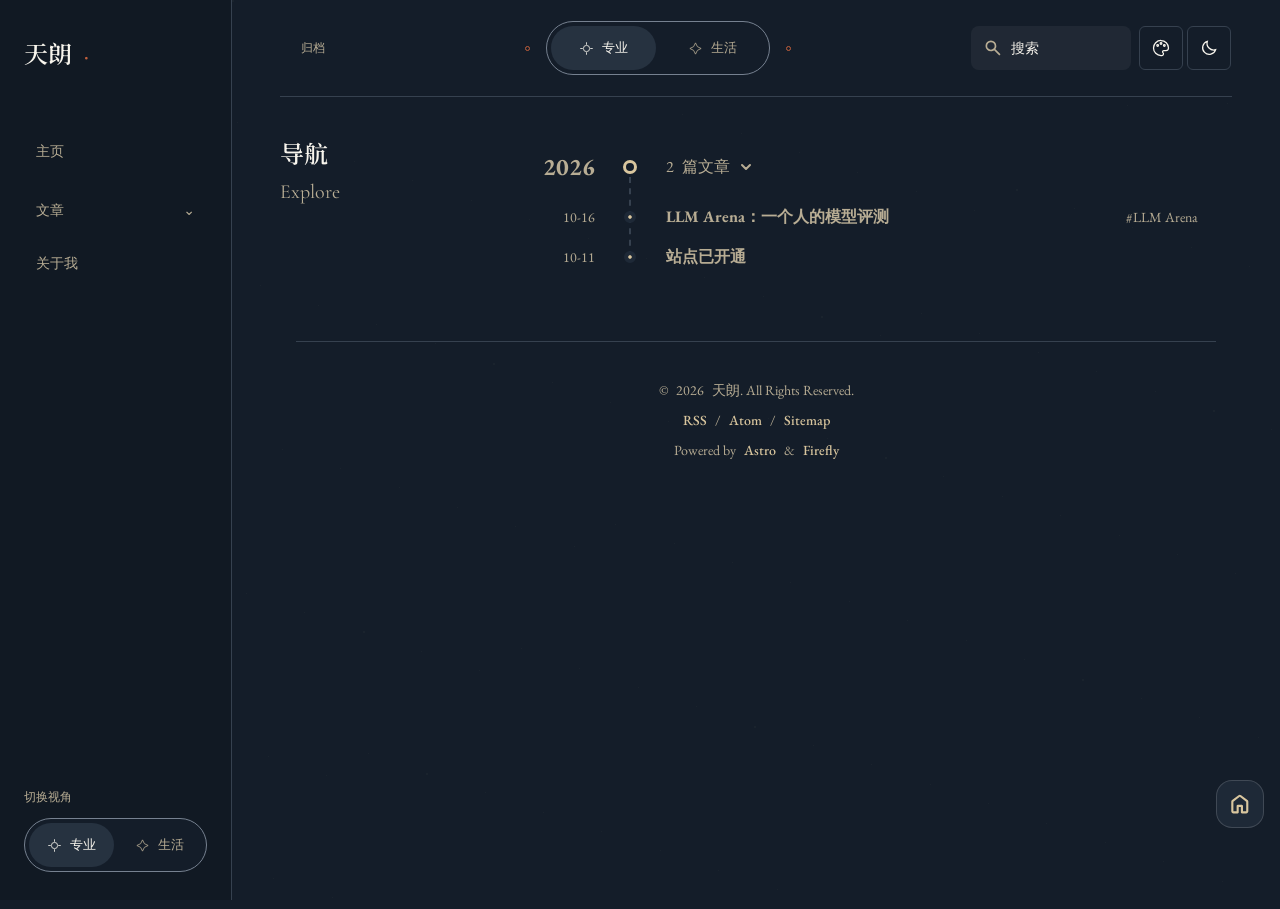
<file: archive/index.html>
<!DOCTYPE html><html data-palette="fusion" data-content-mode="professional" data-reader-theme="auto" data-palette-choice="auto" lang="zh-CN" class="bg-(--page-bg) text-[14px] md:text-[16px]" data-wallpaper-mode="none" data-fullscreen-layout="classic" data-tag-style="pill" data-category-style="rectangle" style="--page-width: 100rem;--navbar-panel-blur: 12px;--banner-height-home: 65vh;--banner-height-non-home: max(45vh, 380px);--banner-height: 35vh;" data-astro-cid-ju4pidww><head><meta charset="UTF-8"><script>(()=>{const root=document.documentElement,q=new URLSearchParams(location.search),read=key=>{try{return localStorage.getItem(key)}catch(e){return null}},mode=q.get("mode")||read("reader-content-mode")||root.dataset.contentMode;root.dataset.contentMode=mode==="personal"?"personal":"professional";const theme=q.get("theme")||read("reader-theme")||read("theme")||root.dataset.readerTheme;root.dataset.readerTheme=["light","dark","system"].includes(theme)?theme:"auto";const palette=q.get("palette")||read("reader-palette")||read("palette")||root.dataset.paletteChoice;root.dataset.paletteChoice=["fusion","warm-paper","spectrum","lark","warm-lark"].includes(palette)?palette:"auto",root.dataset.palette=root.dataset.paletteChoice==="auto"?"fusion":root.dataset.paletteChoice;const dark=root.dataset.readerTheme==="auto"?root.dataset.contentMode==="professional":root.dataset.readerTheme==="system"?matchMedia("(prefers-color-scheme: dark)").matches:root.dataset.readerTheme==="dark";root.classList.toggle("dark",dark),root.dataset.mode=dark?"dark":"light"})();
</script><style>
			@layer properties, theme, base, components, utilities;
		</style><title>归档 - 天朗</title><meta name="description" content="个人站点，内容陆续补充。"><meta name="keywords" content="博客, 个人站点"><meta name="author" content="天朗"><link rel="canonical" href="https://derivative2002.github.io/archive/"><meta property="og:site_name" content="天朗"><meta property="og:locale" content="zh_CN"><meta property="og:url" content="https://derivative2002.github.io/archive/"><meta property="og:title" content="归档 - 天朗"><meta property="og:description" content="个人站点，内容陆续补充。"><meta property="og:image" content="https://derivative2002.github.io/_astro/site-light.DlgTCT9r.png"><meta property="og:image:width" content="96"><meta property="og:image:height" content="96"><meta property="og:image:alt" content="归档 - 天朗"><meta name="twitter:image" content="https://derivative2002.github.io/_astro/site-light.DlgTCT9r.png"><meta name="twitter:image:alt" content="归档 - 天朗"><meta property="og:type" content="website"><meta name="twitter:card" content="summary_large_image"><meta name="twitter:url" content="https://derivative2002.github.io/archive/"><meta name="twitter:title" content="归档 - 天朗"><meta name="twitter:description" content="个人站点，内容陆续补充。"><meta name="viewport" content="width=device-width, initial-scale=1"><meta name="generator" content="Astro v7.3.2"><meta name="theme-color" content="hsl(165 90% 60%)"><link rel="icon" href="/favicon/site-180.png" sizes="180x180"><link rel="icon" href="/favicon/site-32.png" sizes="32x32"><link rel="apple-touch-icon" href="/favicon/site-180.png" type="image/png" sizes="180x180"><!-- 为特定域名的图片添加 referrerpolicy 以解决 403 问题 --><!-- 注：静态图片（ImageWrapper 组件、Markdown 正文图）已在构建期加好 referrerpolicy；
         此脚本仅作为运行时兜底，处理动态注入的图片（解密内容、第三方评论/统计部件等）。 --><!-- Set the theme before the page is rendered to avoid a flash --><script>(function(){const defaultMode="system",defaultWallpaperMode="none",darkTheme="one-dark-pro",lightTheme="one-light",fullscreenLayout="classic",LIGHT_MODE="light",DARK_MODE="dark",SYSTEM_MODE="system",readSetting=key=>{try{return localStorage.getItem(key)}catch(e){return null}},removeSetting=key=>{try{localStorage.removeItem(key)}catch(e){}},preference=document.documentElement.dataset.readerTheme||"auto",theme=preference==="auto"?document.documentElement.dataset.contentMode==="personal"?"light":"dark":preference;function getSystemTheme(){return window.matchMedia("(prefers-color-scheme: dark)").matches?DARK_MODE:LIGHT_MODE}function resolveTheme(themeValue){return themeValue===SYSTEM_MODE?getSystemTheme():themeValue}const resolvedTheme=resolveTheme(theme),isDark=resolvedTheme===DARK_MODE;document.documentElement.dataset.mode=resolvedTheme,isDark?document.documentElement.classList.add("dark"):document.documentElement.classList.remove("dark"),document.documentElement.setAttribute("data-theme",isDark?darkTheme:lightTheme);const storedCardOpacity=readSetting("overlayCardOpacity"),parsedCardOpacity=storedCardOpacity===null?NaN:Number.parseFloat(storedCardOpacity),resolvedCardOpacity=Number.isFinite(parsedCardOpacity)?Math.min(1,Math.max(0,parsedCardOpacity)):.6;document.documentElement.style.setProperty("--card-transparent-opacity",String(resolvedCardOpacity));const storedFullscreenLayout=null;removeSetting("fullscreenLayout");const resolvedFullscreenLayout=storedFullscreenLayout==="hero"||storedFullscreenLayout==="classic"?storedFullscreenLayout:fullscreenLayout;document.documentElement.setAttribute("data-fullscreen-layout",resolvedFullscreenLayout);const wallpaperMode=defaultWallpaperMode;if(document.documentElement.setAttribute("data-wallpaper-mode",wallpaperMode),!window.__fireflyLayoutTransitionGuard){window.__fireflyLayoutTransitionGuard=!0,document.documentElement.setAttribute("data-layout-init","");const removeLayoutInit=()=>document.documentElement.removeAttribute("data-layout-init");document.readyState==="complete"?requestAnimationFrame(removeLayoutInit):window.addEventListener("load",removeLayoutInit,{once:!0})}(function(){const wavesEnabled=readSetting("wavesEnabled");wavesEnabled!==null&&document.documentElement.setAttribute("data-waves-enabled",wavesEnabled)})(),(function(){const gradientEnabled=readSetting("gradientEnabled");gradientEnabled!==null&&document.documentElement.setAttribute("data-gradient-enabled",gradientEnabled)})(),(function(){const bannerTitleEnabled=readSetting("bannerTitleEnabled");bannerTitleEnabled!==null&&document.documentElement.setAttribute("data-banner-title-enabled",bannerTitleEnabled)})()})();
</script><!-- defines global css variables. This will be applied to <html> <body> and some other elements idk why --><link rel="alternate" type="application/rss+xml" title="天朗" href="https://derivative2002.github.io/rss.xml"><link rel="alternate" type="application/atom+xml" title="天朗" href="https://derivative2002.github.io/atom.xml"><!-- Font Setup (Astro Font API) --><!-- Local heading faces and system stacks are defined in styles/fonts.css. --><script type="module">document.fonts&&typeof document.fonts.ready<"u"&&document.fonts.ready.then(()=>{document.dispatchEvent(new CustomEvent("fontsLoaded"))}).catch(n=>{console.warn("Font loading failed:",n)});
</script><style>archive-panel[data-astro-cid-soajkds3]{display:block}.archive-arrow[data-astro-cid-soajkds3]{display:inline-flex}
</style><link rel="stylesheet" href="/_astro/MainGridLayout.CMjX8gTn.css"><link rel="stylesheet" href="/_astro/Layout.gPLbRrBm.css"><script type="module" src="/_astro/page.BpqnxC_1.js"></script></head><body class="min-h-screen" style="--page-width: 100rem;--navbar-panel-blur: 12px;--banner-height-home: 65vh;--banner-height-non-home: max(45vh, 380px);--banner-height: 35vh;" data-astro-cid-ju4pidww><!-- 首帧前按运行时壁纸模式翻转卡片透明类（布局已由 data-wallpaper-mode 属性规则接管） --><script>(function(){const wm=document.documentElement.getAttribute("data-wallpaper-mode");wm&&document.body.classList.toggle("wallpaper-transparent",wm==="overlay"||wm==="fullscreen"&&document.documentElement.getAttribute("data-fullscreen-layout")==="hero")})();
</script><div id="progress-bar" style="--page-width: 100rem;--navbar-panel-blur: 12px;--banner-height-home: 65vh;--banner-height-non-home: max(45vh, 380px);--banner-height: 35vh;" data-astro-cid-ju4pidww></div><script>(function(){(function(){var stored=localStorage.getItem("cardBorderEnabled"),border=stored!==null?stored==="true":!1;border?document.documentElement.classList.add("enable-card-border"):document.documentElement.classList.remove("enable-card-border"),stored=localStorage.getItem("cardFollowThemeEnabled");var follow=stored!==null?stored==="true":!1;follow?document.body.classList.add("card-follow-theme-hue"):document.body.classList.remove("card-follow-theme-hue")})()})();
</script><!-- 页面顶部渐变高光效果 - 只在full和semifull模式下显示 --><!-- 全局配置载体 --><div id="config-carrier" data-hue="165" data-wallpaper-mode="none"></div><script data-swup-ignore-script>(function(){const managerConfigStr='{"mode":"local","meting":{"api":"https://api.i-meto.com/meting/api?server=:server&type=:type&id=:id&r=:r","server":"netease","type":"playlist","id":"","auth":"","fallbackApis":[]},"localPlaylist":[],"volume":0.7,"playMode":"list","showLyrics":false,"i18n":{"noPlaying":"\u6682\u672A\u64AD\u653E","lyrics":"\u6B4C\u8BCD","volume":"\u97F3\u91CF","playMode":"\u5207\u6362\u64AD\u653E\u6A21\u5F0F","prev":"\u4E0A\u4E00\u9996","next":"\u4E0B\u4E00\u9996","playlist":"\u5217\u8868","noLyrics":"\u6682\u65E0\u6B4C\u8BCD","loadingLyrics":"\u6B63\u5728\u52A0\u8F7D\u6B4C\u8BCD...","failedLyrics":"\u6B4C\u8BCD\u52A0\u8F7D\u5931\u8D25","noSongs":"\u6682\u65E0\u6B4C\u66F2","error":"\u64AD\u653E\u5668\u9519\u8BEF","play":"\u64AD\u653E","pause":"\u6682\u505C","progress":"\u64AD\u653E\u8FDB\u5EA6","noCover":"\u6682\u65E0\u5C01\u9762"}}';(function(){if(window.__fireflyMusic)return;var config=JSON.parse(managerConfigStr);function formatTime(seconds){if(!seconds||isNaN(seconds))return"0:00";var min=Math.floor(seconds/60),sec=Math.floor(seconds%60);return min+":"+(sec<10?"0":"")+sec}function parseLRC(lrc){if(!lrc)return[];var lines=lrc.split(`
`),result=[],timeReg=/\[(\d{2}):(\d{2})\.(\d{2,3})\]/g;return lines.forEach(function(line){var matches=Array.from(line.matchAll(timeReg));if(matches.length>0){var text=line.replace(timeReg,"").trim();text&&matches.forEach(function(match){var m=parseInt(match[1]),s=parseInt(match[2]),ms=parseInt(match[3]),time=m*60+s+ms/(match[3].length===3?1e3:100);result.push({time,text})})}}),result.sort(function(a,b){return a.time-b.time})}var audio=document.createElement("audio");audio.crossOrigin="anonymous",audio.style.display="none",audio.preload="none",document.body.appendChild(audio),audio.pause();var loadVersion=0,state={playlist:[],currentIndex:0,isPlaying:!1,playMode:0,volume:localStorage.getItem("music-player-volume")!==null?parseFloat(localStorage.getItem("music-player-volume")):config.volume||.7,isMuted:!1,lyrics:[],currentLrcIndex:-1,initialized:!1,initializing:!1,error:null};config.playMode==="random"?state.playMode=2:config.playMode==="one"?state.playMode=1:state.playMode=0;function emit(name,detail){window.dispatchEvent(new CustomEvent(name,{detail:detail||{}}))}async function fetchMetingData(){if(config.meting){for(var m=config.meting,apis=[m.api].concat(m.fallbackApis||[]),i=0;i<apis.length;i++){var baseApi=apis[i];if(baseApi)try{var fetchUrl=baseApi.replace(":server",m.server).replace(":type",m.type).replace(":id",m.id).replace(":r",Math.random());m.auth&&(fetchUrl+="&auth="+m.auth);var res=await fetch(fetchUrl);if(!res.ok)throw new Error("HTTP "+res.status);var data=await res.json();if(Array.isArray(data)&&data.length>0){state.playlist=data.map(function(item){return{name:item.title||item.name||"Unknown",artist:item.author||item.artist||"Unknown",url:item.url,pic:item.pic||item.cover||"",lrc:item.lrc}});return}}catch(e){console.warn("Meting API failed for "+baseApi,e)}}throw new Error("All Meting APIs failed")}}function loadLyrics(track){if(state.lyrics=[],state.currentLrcIndex=-1,!track.lrc){emit("fm:lyrics",{lyrics:[],status:"none"});return}var isLrcUrl=/^(https?:)?\/\//.test(track.lrc)||track.lrc.startsWith("/")||/\.(lrc|txt)(\?|#|$)/i.test(track.lrc);isLrcUrl?(emit("fm:lyrics",{lyrics:[],status:"loading"}),fetch(track.lrc).then(function(r){return r.text()}).then(function(text){state.lyrics=parseLRC(text),emit("fm:lyrics",{lyrics:state.lyrics,status:"loaded"})}).catch(function(){state.lyrics=[],emit("fm:lyrics",{lyrics:[],status:"failed"})})):(state.lyrics=parseLRC(track.lrc),emit("fm:lyrics",{lyrics:state.lyrics,status:state.lyrics.length>0?"loaded":"none"}))}var currentTrackUrls=[],currentTrackUrlIndex=0,errorSkipTimeout=null;function tryPlayCurrentTrackUrl(autoPlay,ver){if(ver===loadVersion){var playUrl=currentTrackUrls[currentTrackUrlIndex];audio.src=playUrl,autoPlay?audio.play().then(function(){ver===loadVersion&&(state.isPlaying=!0,state.error=null,emit("fm:play-state",{isPlaying:!0}))}).catch(function(e){ver===loadVersion&&e.name!=="AbortError"&&console.warn("Autoplay blocked:",e)}):(state.isPlaying=!1,emit("fm:play-state",{isPlaying:!1}))}}function loadTrack(index,autoPlay){if(!(index<0||index>=state.playlist.length)){state.currentIndex=index;var track=state.playlist[index],ver=++loadVersion;errorSkipTimeout&&(clearTimeout(errorSkipTimeout),errorSkipTimeout=null),currentTrackUrls=[track.url],currentTrackUrlIndex=0;var matchId=track.url.match(/[?&]id=([^&]+)/),matchServer=track.url.match(/[?&]server=([^&]+)/);matchId&&matchServer&&config.meting&&config.meting.fallbackApis&&config.meting.fallbackApis.forEach(function(fallback){var fallbackUrl=fallback.replace(":server",matchServer[1]).replace(":type","url").replace(":id",matchId[1]);currentTrackUrls.indexOf(fallbackUrl)===-1&&currentTrackUrls.push(fallbackUrl)}),loadLyrics(track),emit("fm:track",{index,track,autoPlay:!!autoPlay}),tryPlayCurrentTrackUrl(autoPlay,ver)}}function togglePlay(){audio.paused?audio.play().then(function(){state.isPlaying=!0,emit("fm:play-state",{isPlaying:!0})}).catch(function(e){e.name!=="AbortError"&&console.warn("Playback failed:",e)}):(audio.pause(),state.isPlaying=!1,emit("fm:play-state",{isPlaying:!1}))}function playNext(auto){if(state.playMode===1&&auto){audio.currentTime=0,audio.play();return}var nextIndex;state.playMode===2?nextIndex=Math.floor(Math.random()*state.playlist.length):nextIndex=(state.currentIndex+1)%state.playlist.length,loadTrack(nextIndex,!0)}function playPrev(){var prevIndex;state.playMode===2?prevIndex=Math.floor(Math.random()*state.playlist.length):prevIndex=(state.currentIndex-1+state.playlist.length)%state.playlist.length,loadTrack(prevIndex,!0)}function setPlayMode(mode){state.playMode=mode,emit("fm:mode",{playMode:mode})}function cyclePlayMode(){setPlayMode((state.playMode+1)%3)}function setVolume(val){val=Math.max(0,Math.min(1,val)),state.volume=val,state.isMuted=!1,audio.volume=val,audio.muted=!1,localStorage.setItem("music-player-volume",val.toString()),emit("fm:volume",{volume:val,isMuted:!1})}function toggleMute(){state.isMuted=!state.isMuted,audio.muted=state.isMuted,emit("fm:volume",{volume:state.volume,isMuted:state.isMuted})}function seek(percent){audio.duration&&(audio.currentTime=Math.max(0,Math.min(1,percent))*audio.duration)}function seekToTime(time){audio.duration&&(audio.currentTime=Math.max(0,Math.min(time,audio.duration)))}function playTrackByIndex(index){index===state.currentIndex&&!audio.paused?togglePlay():loadTrack(index,!0)}audio.addEventListener("timeupdate",function(){if(!isNaN(audio.duration)){var ct=audio.currentTime,dur=audio.duration,pct=ct/dur*100;if(emit("fm:time",{currentTime:ct,duration:dur,progress:pct,currentTimeStr:formatTime(ct),durationStr:formatTime(dur)}),state.lyrics.length>0){for(var idx=-1,i=0;i<state.lyrics.length&&ct>=state.lyrics[i].time;i++)idx=i;idx!==state.currentLrcIndex&&(state.currentLrcIndex=idx,emit("fm:lrc-index",{index:idx}))}}}),audio.addEventListener("ended",function(){playNext(!0)}),audio.addEventListener("error",function(){var ver=loadVersion;currentTrackUrlIndex<currentTrackUrls.length-1?(currentTrackUrlIndex++,console.warn("Playback failed, trying fallback URL: "+currentTrackUrls[currentTrackUrlIndex]),tryPlayCurrentTrackUrl(!0,ver)):(state.error="Audio playback error",emit("fm:error",{message:"\u64AD\u653E\u5931\u8D25\uFF0C\u5373\u5C06\u81EA\u52A8\u8DF3\u8FC7..."}),errorSkipTimeout&&clearTimeout(errorSkipTimeout),errorSkipTimeout=setTimeout(function(){ver===loadVersion&&playNext(!0)},2e3))});async function init(){if(!(state.initialized||state.initializing)){state.initializing=!0;try{if(config.mode==="meting"&&config.meting?await fetchMetingData():config.mode==="local"&&(state.playlist=config.localPlaylist||[]),state.playlist.length>0){audio.volume=state.volume;var startIndex=0;state.playMode===2&&(startIndex=Math.floor(Math.random()*state.playlist.length)),state.initialized=!0,emit("fm:init",{playlist:state.playlist,playMode:state.playMode,volume:state.volume,isMuted:state.isMuted}),loadTrack(startIndex,!1)}else state.initialized=!0,emit("fm:init",{playlist:[],playMode:state.playMode,volume:state.volume,isMuted:state.isMuted}),emit("fm:error",{message:config.i18n.noSongs})}catch(e){console.error("Music Manager init error:",e),state.initialized=!0,emit("fm:init",{playlist:[],playMode:state.playMode,volume:state.volume,isMuted:state.isMuted}),emit("fm:error",{message:config.i18n.error})}finally{state.initializing=!1}}}window.__fireflyMusic={init,getState:function(){var track=state.playlist[state.currentIndex]||null;return{playlist:state.playlist,currentIndex:state.currentIndex,track,isPlaying:state.isPlaying,playMode:state.playMode,volume:state.volume,isMuted:state.isMuted,currentTime:audio.currentTime,duration:audio.duration||0,progress:audio.duration?audio.currentTime/audio.duration*100:0,currentTimeStr:formatTime(audio.currentTime),durationStr:formatTime(audio.duration),lyrics:state.lyrics,currentLrcIndex:state.currentLrcIndex,initialized:state.initialized,error:state.error,config}},togglePlay,playNext:function(){playNext(!1)},playPrev,cyclePlayMode,setVolume,toggleMute,seek,seekToTime,playTrackByIndex,loadTrack}})()})();
</script><div class="reading-texture" aria-hidden="true"><span class="reading-grain larger" style="left:0%;top:0%"></span><span class="reading-grain" style="left:61.803398875%;top:37.231%"></span><span class="reading-grain" style="left:23.60679775%;top:74.462%"></span><span class="reading-grain" style="left:85.410196625%;top:11.693000000000012%"></span><span class="reading-grain" style="left:47.2135955%;top:48.92400000000001%"></span><span class="reading-grain" style="left:9.016994374999967%;top:86.155%"></span><span class="reading-grain" style="left:70.82039325%;top:23.386000000000024%"></span><span class="reading-grain" style="left:32.62379212500002%;top:60.61700000000002%"></span><span class="reading-grain" style="left:94.427191%;top:97.84800000000001%"></span><span class="reading-grain larger" style="left:56.230589874999964%;top:35.07900000000001%"></span><span class="reading-grain" style="left:18.033988749999935%;top:72.31%"></span><span class="reading-grain" style="left:79.83738762500002%;top:9.540999999999997%"></span><span class="reading-grain" style="left:41.64078649999999%;top:46.77200000000005%"></span><span class="reading-grain" style="left:3.444185374999961%;top:84.00300000000004%"></span><span class="reading-grain" style="left:65.24758425000005%;top:21.234000000000037%"></span><span class="reading-grain" style="left:27.050983125000016%;top:58.46500000000003%"></span><span class="reading-grain" style="left:88.85438199999999%;top:95.69600000000003%"></span><span class="reading-grain" style="left:50.65778087500007%;top:32.92700000000002%"></span><span class="reading-grain larger" style="left:12.461179749999928%;top:70.15800000000002%"></span><span class="reading-grain" style="left:74.26457862500001%;top:7.38900000000001%"></span><span class="reading-grain" style="left:36.06797749999987%;top:44.620000000000005%"></span><span class="reading-grain" style="left:97.87137637499995%;top:81.851%"></span><span class="reading-grain" style="left:59.67477525000004%;top:19.081999999999994%"></span><span class="reading-grain" style="left:21.478174124999896%;top:56.31299999999999%"></span><span class="reading-grain" style="left:83.28157299999998%;top:93.5440000000001%"></span><span class="reading-grain" style="left:45.084971875000065%;top:30.77500000000009%"></span><span class="reading-grain" style="left:6.888370749999922%;top:68.00600000000009%"></span><span class="reading-grain larger" style="left:68.691769625%;top:5.23700000000008%"></span><span class="reading-grain" style="left:30.49516850000009%;top:42.468000000000075%"></span><span class="reading-grain" style="left:92.29856737499995%;top:79.69900000000007%"></span><span class="reading-grain" style="left:54.10196625000003%;top:16.930000000000064%"></span><span class="reading-grain" style="left:15.90536512499989%;top:54.16100000000006%"></span><span class="reading-grain" style="left:77.70876399999997%;top:91.39200000000005%"></span><span class="reading-grain" style="left:39.51216287500006%;top:28.623000000000047%"></span><span class="reading-grain" style="left:1.3155617500001426%;top:65.85400000000004%"></span><span class="reading-grain" style="left:63.118960625%;top:3.0850000000000364%"></span><span class="reading-grain larger" style="left:24.922359499999857%;top:40.31600000000003%"></span><span class="reading-grain" style="left:86.72575837500017%;top:77.54700000000003%"></span><span class="reading-grain" style="left:48.529157250000026%;top:14.77800000000002%"></span><span class="reading-grain" style="left:10.332556124999883%;top:52.009000000000015%"></span><span class="reading-grain" style="left:72.13595499999974%;top:89.24000000000001%"></span><span class="reading-grain" style="left:33.93935387500005%;top:26.471000000000004%"></span><span class="reading-grain" style="left:95.74275274999991%;top:63.702%"></span><span class="reading-grain" style="left:57.546151624999766%;top:0.9329999999999927%"></span><span class="reading-grain" style="left:19.349550500000078%;top:38.16399999999999%"></span><span class="reading-grain larger" style="left:81.15294937499993%;top:75.39499999999998%"></span><span class="reading-grain" style="left:42.95634824999979%;top:12.625999999999976%"></span><span class="reading-grain" style="left:4.7597471250001036%;top:49.85699999999997%"></span><span class="reading-grain" style="left:66.56314599999996%;top:87.08800000000019%"></span><span class="reading-grain" style="left:28.366544874999818%;top:24.319000000000187%"></span><span class="reading-grain" style="left:90.16994375000013%;top:61.55000000000018%"></span><span class="reading-grain" style="left:51.97334262499999%;top:98.78100000000018%"></span><span class="reading-grain" style="left:13.776741499999844%;top:36.01200000000017%"></span><span class="reading-grain" style="left:75.58014037500016%;top:73.24300000000017%"></span><span class="reading-grain larger" style="left:37.38353925000001%;top:10.47400000000016%"></span><span class="reading-grain" style="left:99.18693812499987%;top:47.705000000000155%"></span><span class="reading-grain" style="left:60.99033700000018%;top:84.93600000000015%"></span><span class="reading-grain" style="left:22.79373587500004%;top:22.166999999999916%"></span><span class="reading-grain" style="left:84.5971347499999%;top:59.39800000000014%"></span><span class="reading-grain" style="left:46.40053362499975%;top:96.6289999999999%"></span><span class="reading-grain" style="left:8.203932500000064%;top:33.86000000000013%"></span><span class="reading-grain" style="left:70.00733137499992%;top:71.0909999999999%"></span><span class="reading-grain" style="left:31.81073024999978%;top:8.322000000000116%"></span><span class="reading-grain larger" style="left:93.61412912500009%;top:45.552999999999884%"></span><span class="reading-grain" style="left:55.41752799999995%;top:82.7840000000001%"></span><span class="reading-grain" style="left:17.220926874999805%;top:20.015000000000327%"></span><span class="reading-grain" style="left:79.02432575000012%;top:57.246000000000095%"></span><span class="reading-grain" style="left:40.82772462499997%;top:94.47700000000032%"></span><span class="reading-grain" style="left:2.6311235000002853%;top:31.708000000000084%"></span><span class="reading-grain" style="left:64.43452237499969%;top:68.9390000000003%"></span><span class="reading-grain" style="left:26.23792125%;top:6.170000000000073%"></span><span class="reading-grain" style="left:88.04132012500031%;top:43.401000000000295%"></span><span class="reading-grain larger" style="left:49.844718999999714%;top:80.63200000000006%"></span><span class="reading-grain" style="left:11.648117875000025%;top:17.863000000000284%"></span><span class="reading-grain" style="left:73.45151675000034%;top:55.09400000000005%"></span><span class="reading-grain" style="left:35.25491562499974%;top:92.32500000000027%"></span><span class="reading-grain" style="left:97.05831450000005%;top:29.55600000000004%"></span><span class="reading-grain" style="left:58.86171337500036%;top:66.78700000000026%"></span><span class="reading-grain" style="left:20.665112249999765%;top:4.018000000000029%"></span><span class="reading-grain" style="left:82.46851112500008%;top:41.24900000000025%"></span><span class="reading-grain" style="left:44.27190999999948%;top:78.48000000000002%"></span><span class="reading-grain larger" style="left:6.075308874999791%;top:15.71100000000024%"></span><span class="reading-grain" style="left:67.8787077500001%;top:52.94200000000001%"></span><span class="reading-grain" style="left:29.682106624999506%;top:90.17300000000023%"></span><span class="reading-grain" style="left:91.48550549999982%;top:27.403999999999996%"></span><span class="reading-grain" style="left:53.28890437500013%;top:64.63500000000022%"></span><span class="reading-grain" style="left:15.092303249999532%;top:1.8659999999999854%"></span><span class="reading-grain" style="left:76.89570212499984%;top:39.09700000000021%"></span><span class="reading-grain" style="left:38.699101000000155%;top:76.32799999999997%"></span><span class="reading-grain" style="left:0.5024998749995575%;top:13.559000000000196%"></span><span class="reading-grain larger" style="left:62.30589874999987%;top:50.789999999999964%"></span><span class="reading-grain" style="left:24.10929762500018%;top:88.02100000000019%"></span><span class="reading-grain" style="left:85.91269649999958%;top:25.251999999999953%"></span><span class="reading-grain" style="left:47.716095374999895%;top:62.483000000000175%"></span><span class="reading-grain" style="left:9.519494250000207%;top:99.71399999999994%"></span><span class="reading-grain" style="left:71.32289312499961%;top:36.945000000000164%"></span><span class="reading-grain" style="left:33.12629199999992%;top:74.17600000000039%"></span><span class="reading-grain" style="left:94.92969087500023%;top:11.407000000000153%"></span><span class="reading-grain" style="left:56.733089749999635%;top:48.638000000000375%"></span><span class="reading-grain larger" style="left:18.536488624999947%;top:85.86900000000014%"></span><span class="reading-grain" style="left:80.33988750000026%;top:23.100000000000364%"></span><span class="reading-grain" style="left:42.14328637499966%;top:60.33100000000013%"></span><span class="reading-grain" style="left:3.946685249999973%;top:97.56200000000035%"></span><span class="reading-grain" style="left:65.75008412500028%;top:34.79300000000012%"></span><span class="reading-grain" style="left:27.553482999999687%;top:72.02400000000034%"></span><span class="reading-grain" style="left:89.356881875%;top:9.25500000000011%"></span><span class="reading-grain" style="left:51.16028075000031%;top:46.48600000000033%"></span><span class="reading-grain" style="left:12.963679624999713%;top:83.7170000000001%"></span><span class="reading-grain larger" style="left:74.76707850000003%;top:20.94800000000032%"></span><span class="reading-grain" style="left:36.57047737500034%;top:58.17900000000009%"></span></div><aside class="redesign-sidebar" aria-label="站点导航"><a class="redesign-brand" href="/">天朗<span aria-hidden="true">·</span></a><nav class="redesign-nav"><a href="/">主页</a><details><summary>文章<span aria-hidden="true">⌄</span></summary><div><a href="/archive/">归档</a><a href="/categories/">分类</a><a href="/tags/">标签</a><a href="/series/">系列</a></div></details><a href="/about/">关于我</a></nav><div class="redesign-sidebar-bottom"><p>切换视角</p><div class="content-mode-switch" role="group" aria-label="内容模式"><button type="button" data-content-mode-target="professional" aria-pressed="true"><svg viewBox="0 0 24 24" aria-hidden="true"><circle cx="12" cy="12" r="5"></circle><path d="M12 2v4M12 18v4M2 12h4M18 12h4"></path></svg><span>专业</span></button><button type="button" data-content-mode-target="personal" aria-pressed="false"><svg viewBox="0 0 24 24" aria-hidden="true"><path d="m12 3 3 6 6 3-6 3-3 6-3-6-6-3 6-3Z"></path></svg><span>生活</span></button></div></div></aside><!-- 导航栏外壳（从 MainGridLayout.astro 迁出） --><div id="top-row" class="z-50 pointer-events-none relative transition-all duration-700 mx-auto w-full xl:w-[92vw] max-w-(--page-width) px-0 md:px-4"><div id="navbar-wrapper" class="pointer-events-auto transition-all sticky top-0"><div id="navbar" class="z-50" style="--navbar-glass-blur: 0px;" data-transparent-mode="semi" data-is-home="false" data-full-width="false"><script>(function(){const bannerTMode="semi",fsTMode="semifull";(function(){const wm=document.documentElement.getAttribute("data-wallpaper-mode"),navbar=document.getElementById("navbar");if(!wm||!navbar)return;const isHome=navbar.getAttribute("data-is-home")==="true";let mode,blur;wm==="fullscreen"?(mode=fsTMode==="semifull"&&isHome?"semifull":"semi",blur=12):wm==="banner"?(mode=bannerTMode==="semifull"&&!isHome?"semi":bannerTMode,blur=mode==="none"?0:12):(mode="none",blur=0),navbar.setAttribute("data-transparent-mode",mode),navbar.style.setProperty("--navbar-glass-blur",`${blur}px`)})()})();
</script><div class="overflow-visible! h-18 px-4"><div class="mx-auto h-full w-full max-w-(--page-width) grid grid-cols-[auto_minmax(0,1fr)_auto] items-center"><a href="/" class="btn-plain scale-animation rounded-lg h-13 px-3 md:px-5 font-bold active:scale-95"><div class="flex flex-row items-center text-md dark:text-white text-black" style="font-family: var(--font-navbar-title, inherit)"><picture><source srcset="/_astro/site-light.DlgTCT9r_ZU1KxS.webp 28w, /_astro/site-light.DlgTCT9r_Z1kIve4.webp 56w" type="image/webp"><img src="/_astro/site-light.DlgTCT9r_ZhSDHx.webp" srcset="/_astro/site-light.DlgTCT9r_ZU1KxS.webp 28w, /_astro/site-light.DlgTCT9r_Z1kIve4.webp 56w" alt="天朗" data-logo-theme="light" loading="eager" fetchpriority="high" decoding="async" width="96" height="96" class="navbar-logo h-7 w-7 mb-1 mr-2 object-contain dark:hidden"></picture><picture><source srcset="/_astro/site-dark.BhGWqPP__Z25Ojub.webp 28w, /_astro/site-dark.BhGWqPP__rjhTP.webp 56w" type="image/webp"><img src="/_astro/site-dark.BhGWqPP__rmK7D.webp" srcset="/_astro/site-dark.BhGWqPP__Z25Ojub.webp 28w, /_astro/site-dark.BhGWqPP__rjhTP.webp 56w" alt="天朗" data-logo-theme="dark" loading="eager" fetchpriority="high" decoding="async" width="96" height="96" class="navbar-logo h-7 w-7 mb-1 mr-2 object-contain hidden dark:block"></picture><span class="redesign-location" data-navbar-location>天朗</span><span class="redesign-mobile-brand">天朗</span></div></a><div class="redesign-top-mode"><i aria-hidden="true"></i><div class="content-mode-switch" role="group" aria-label="内容模式"><button type="button" data-content-mode-target="professional" aria-pressed="true"><svg viewBox="0 0 24 24" aria-hidden="true"><circle cx="12" cy="12" r="5"></circle><path d="M12 2v4M12 18v4M2 12h4M18 12h4"></path></svg><span>专业</span></button><button type="button" data-content-mode-target="personal" aria-pressed="false"><svg viewBox="0 0 24 24" aria-hidden="true"><path d="m12 3 3 6 6 3-6 3-3 6-3-6-6-3 6-3Z"></path></svg><span>生活</span></button></div><i aria-hidden="true"></i></div><div class="flex col-start-3 justify-self-end"><!--<SearchPanel client:load>--><style>astro-island,astro-slot,astro-static-slot{display:contents}</style><script>(()=>{var e=async t=>{await(await t())()};(self.Astro||(self.Astro={})).load=e,window.dispatchEvent(new Event("astro:load"))})();
</script><script>(()=>{var g=Object.defineProperty,w=(a,s,c)=>s in a?g(a,s,{enumerable:!0,configurable:!0,writable:!0,value:c}):a[s]=c,l=(a,s,c)=>w(a,typeof s!="symbol"?s+"":s,c),E=new Set(["__proto__","constructor","prototype"]);{let a={0:t=>y(t),1:t=>c(t),2:t=>new RegExp(t),3:t=>new Date(t),4:t=>new Map(c(t)),5:t=>new Set(c(t)),6:t=>BigInt(t),7:t=>new URL(t),8:t=>new Uint8Array(t),9:t=>new Uint16Array(t),10:t=>new Uint32Array(t),11:t=>Number.POSITIVE_INFINITY*t},s=t=>{let[p,e]=t;return p in a?a[p](e):void 0},c=t=>t.map(s),y=t=>typeof t!="object"||t===null?t:Object.fromEntries(Object.entries(t).map(([p,e])=>[p,s(e)]));class f extends HTMLElement{constructor(){super(...arguments),l(this,"Component"),l(this,"hydrator"),l(this,"hydrate",async()=>{var b;if(!this.hydrator||!this.isConnected)return;let e=(b=this.parentElement)==null?void 0:b.closest("astro-island[ssr]");if(e){e.addEventListener("astro:hydrate",this.hydrate,{once:!0});return}let r=this.querySelectorAll("astro-slot"),n={},d=this.querySelectorAll("template[data-astro-template]");for(let o of d){let i=o.closest(this.tagName);i!=null&&i.isSameNode(this)&&(n[o.getAttribute("data-astro-template")||"default"]=o.innerHTML,o.remove())}for(let o of r){let i=o.closest(this.tagName);i!=null&&i.isSameNode(this)&&(n[o.getAttribute("name")||"default"]=o.innerHTML)}let u;try{u=this.hasAttribute("props")?y(JSON.parse(this.getAttribute("props"))):{}}catch(o){let i=this.getAttribute("component-url")||"<unknown>",v=this.getAttribute("component-export");throw v&&(i+=` (export ${v})`),console.error(`[hydrate] Error parsing props for component ${i}`,this.getAttribute("props"),o),o}let h;await this.hydrator(this)(this.Component,u,n,{client:this.getAttribute("client")}),this.removeAttribute("ssr"),this.dispatchEvent(new CustomEvent("astro:hydrate"))}),l(this,"unmount",()=>{this.isConnected||this.dispatchEvent(new CustomEvent("astro:unmount"))})}disconnectedCallback(){document.removeEventListener("astro:after-swap",this.unmount),document.addEventListener("astro:after-swap",this.unmount,{once:!0})}connectedCallback(){if(!this.hasAttribute("await-children")||document.readyState==="interactive"||document.readyState==="complete")this.childrenConnectedCallback();else{let e=()=>{document.removeEventListener("DOMContentLoaded",e),r.disconnect(),this.childrenConnectedCallback()},r=new MutationObserver(()=>{var n;((n=this.lastChild)==null?void 0:n.nodeType)===Node.COMMENT_NODE&&this.lastChild.nodeValue==="astro:end"&&(this.lastChild.remove(),e())});r.observe(this,{childList:!0}),document.addEventListener("DOMContentLoaded",e)}}async childrenConnectedCallback(){let e=this.getAttribute("before-hydration-url");e&&await import(e),this.start()}getRetryImportUrl(e){let r=new URL(e,document.baseURI);return r.searchParams.set("astro-retry",Date.now().toString()),r.toString()}async importWithRetry(e){try{return await import(e)}catch(r){return await new Promise(n=>setTimeout(n,1e3)),import(this.getRetryImportUrl(e))}}handleHydrationError(e){let r=this.getAttribute("component-url"),n=new CustomEvent("astro:hydration-error",{cancelable:!0,bubbles:!0,composed:!0,detail:{error:e,componentUrl:r}});this.dispatchEvent(n)&&console.error(`[astro-island] Error hydrating ${r}`,e)}async start(){let e=JSON.parse(this.getAttribute("opts")),r=this.getAttribute("client");if(Astro[r]===void 0){window.addEventListener(`astro:${r}`,()=>this.start(),{once:!0});return}try{await Astro[r](async()=>{let n=this.getAttribute("renderer-url");try{let[d,{default:u}]=await Promise.all([this.importWithRetry(this.getAttribute("component-url")),n?this.importWithRetry(n):Promise.resolve({default:()=>()=>{}})]),h=this.getAttribute("component-export")||"default";if(h.includes(".")){this.Component=d;for(let m of h.split(".")){if(E.has(m)||!this.Component||typeof this.Component!="object"&&typeof this.Component!="function"||!Object.hasOwn(this.Component,m))throw new Error(`Invalid component export path: ${h}`);this.Component=this.Component[m]}}else{if(E.has(h))throw new Error(`Invalid component export path: ${h}`);this.Component=d[h]}return this.hydrator=u,this.hydrate}catch(d){return this.handleHydrationError(d),()=>{}}},e,this)}catch(n){this.handleHydrationError(n)}}attributeChangedCallback(){this.hydrate()}}l(f,"observedAttributes",["props"]),customElements.get("astro-island")||customElements.define("astro-island",f)}})();
</script><astro-island uid="Z1Ufrb1" component-url="/_astro/Search.Bp0MaZjL.js" component-export="default" renderer-url="/_astro/client.svelte.BG3JpSQe.js" props="{}" ssr client="load" opts="{&quot;name&quot;:&quot;Search&quot;,&quot;value&quot;:true}" await-children><!--[--><div id="search-bar" class="hidden lg:flex transition-all items-center h-11 mr-2 rounded-lg bg-black/4 hover:bg-black/6 focus-within:bg-black/6 dark:bg-white/5 dark:hover:bg-white/10 dark:focus-within:bg-white/10"><!--[0--><!--[0--><!--[0--><svg xmlns="http://www.w3.org/2000/svg" aria-hidden="true" role="img" class="inline-icon inline-flex items-center justify-center absolute text-[1.25rem] pointer-events-none ml-3 transition my-auto text-black/30 dark:text-white/30" width="1em" height="1em" viewBox="0 0 24 24"><!----><path fill="currentColor" d="m19.6 21l-6.3-6.3q-.75.6-1.725.95T9.5 16q-2.725 0-4.612-1.888T3 9.5t1.888-4.612T9.5 3t4.613 1.888T16 9.5q0 1.1-.35 2.075T14.7 13.3l6.3 6.3zM9.5 14q1.875 0 3.188-1.312T14 9.5t-1.312-3.187T9.5 5T6.313 6.313T5 9.5t1.313 3.188T9.5 14"/><!----></svg><!--]--><!--]--><!--]--><!----> <input id="search-input-desktop" placeholder="搜索" value="" aria-controls="search-panel" data-floating-panel-no-expanded="" class="transition-all pl-10 text-sm bg-transparent outline-0 h-full w-40 active:w-60 focus:w-60 text-black/50 dark:text-white/50 svelte-1n2o1uz"/></div> <button aria-label="Search Panel" aria-controls="search-panel" aria-expanded="false" id="search-switch" class="btn-plain scale-animation lg:hidden! rounded-lg w-11 h-11 active:scale-90"><!--[0--><!--[0--><!--[0--><svg xmlns="http://www.w3.org/2000/svg" aria-hidden="true" role="img" class="inline-icon inline-flex items-center justify-center text-[1.25rem]" width="1em" height="1em" viewBox="0 0 24 24"><!----><path fill="currentColor" d="m19.6 21l-6.3-6.3q-.75.6-1.725.95T9.5 16q-2.725 0-4.612-1.888T3 9.5t1.888-4.612T9.5 3t4.613 1.888T16 9.5q0 1.1-.35 2.075T14.7 13.3l6.3 6.3zM9.5 14q1.875 0 3.188-1.312T14 9.5t-1.312-3.187T9.5 5T6.313 6.313T5 9.5t1.313 3.188T9.5 14"/><!----></svg><!--]--><!--]--><!--]--><!----></button> <div id="search-panel" class="float-panel float-panel-closed search-panel absolute md:w-120 top-20 left-4 md:left-[unset] right-4 shadow-2xl rounded-2xl p-2 svelte-1n2o1uz" data-floating-panel="" data-floating-panel-trigger="search-switch search-input-desktop" inert="" aria-hidden="true"><div id="search-bar-inside" class="flex relative lg:hidden transition-all items-center h-11 rounded-xl bg-black/4 hover:bg-black/6 focus-within:bg-black/6 dark:bg-white/5 dark:hover:bg-white/10 dark:focus-within:bg-white/10"><!--[0--><!--[0--><!--[0--><svg xmlns="http://www.w3.org/2000/svg" aria-hidden="true" role="img" class="inline-icon inline-flex items-center justify-center absolute text-[1.25rem] pointer-events-none ml-3 transition my-auto text-black/30 dark:text-white/30" width="1em" height="1em" viewBox="0 0 24 24"><!----><path fill="currentColor" d="m19.6 21l-6.3-6.3q-.75.6-1.725.95T9.5 16q-2.725 0-4.612-1.888T3 9.5t1.888-4.612T9.5 3t4.613 1.888T16 9.5q0 1.1-.35 2.075T14.7 13.3l6.3 6.3zM9.5 14q1.875 0 3.188-1.312T14 9.5t-1.312-3.187T9.5 5T6.313 6.313T5 9.5t1.313 3.188T9.5 14"/><!----></svg><!--]--><!--]--><!--]--><!----> <input placeholder="搜索" value="" class="pl-10 absolute inset-0 text-sm bg-transparent outline-0 focus:w-60 text-black/50 dark:text-white/50 svelte-1n2o1uz"/></div> <!--[2--><div class="transition first-of-type:mt-2 lg:first-of-type:mt-0 block rounded-xl text-lg px-3 py-2 text-50">找不到相关结果。</div><!--]--></div><!--]--><!--astro:end--></astro-island><div class="appearance-controls"><div class="appearance-setting" data-appearance="palette"><button type="button" class="appearance-trigger" id="appearance-palette" aria-label="配色" title="配色" aria-haspopup="menu" aria-controls="appearance-palette-menu" aria-expanded="false"><svg viewBox="0 0 24 24" aria-hidden="true"><path d="M12 3a9 9 0 1 0 0 18h1a2 2 0 0 0 1.2-3.6c-.8-.8-.2-2.4 1.4-2.4H18a3 3 0 0 0 3-3 9 9 0 0 0-9-9Z"></path><circle cx="8" cy="9" r="1"></circle><circle cx="12" cy="6.5" r="1"></circle><circle cx="16" cy="9" r="1"></circle></svg></button><div class="appearance-menu" id="appearance-palette-menu" role="menu" aria-label="配色" hidden><button type="button" role="menuitemradio" data-value="auto" aria-checked="false" tabindex="-1"><span>随模式</span><svg class="appearance-check" viewBox="0 0 24 24" aria-hidden="true"><path d="m5 12 4 4L19 6"></path></svg></button><button type="button" role="menuitemradio" data-value="fusion" aria-checked="false" tabindex="-1"><span>融合</span><svg class="appearance-check" viewBox="0 0 24 24" aria-hidden="true"><path d="m5 12 4 4L19 6"></path></svg></button><button type="button" role="menuitemradio" data-value="warm-paper" aria-checked="false" tabindex="-1"><span>暖纸</span><svg class="appearance-check" viewBox="0 0 24 24" aria-hidden="true"><path d="m5 12 4 4L19 6"></path></svg></button><button type="button" role="menuitemradio" data-value="spectrum" aria-checked="false" tabindex="-1"><span>光谱</span><svg class="appearance-check" viewBox="0 0 24 24" aria-hidden="true"><path d="m5 12 4 4L19 6"></path></svg></button><button type="button" role="menuitemradio" data-value="lark" aria-checked="false" tabindex="-1"><span>飞书蓝</span><svg class="appearance-check" viewBox="0 0 24 24" aria-hidden="true"><path d="m5 12 4 4L19 6"></path></svg></button><button type="button" role="menuitemradio" data-value="warm-lark" aria-checked="false" tabindex="-1"><span>暖纸飞书</span><svg class="appearance-check" viewBox="0 0 24 24" aria-hidden="true"><path d="m5 12 4 4L19 6"></path></svg></button></div></div><div class="appearance-setting" data-appearance="mode"><button type="button" class="appearance-trigger" id="appearance-mode" aria-label="明暗" title="明暗" aria-haspopup="menu" aria-controls="appearance-mode-menu" aria-expanded="false"><svg viewBox="0 0 24 24" aria-hidden="true"><path d="M20 14A8 8 0 0 1 10 4a8 8 0 1 0 10 10Z"></path></svg></button><div class="appearance-menu" id="appearance-mode-menu" role="menu" aria-label="明暗" hidden><button type="button" role="menuitemradio" data-value="auto" aria-checked="false" tabindex="-1"><span>随模式</span><svg class="appearance-check" viewBox="0 0 24 24" aria-hidden="true"><path d="m5 12 4 4L19 6"></path></svg></button><button type="button" role="menuitemradio" data-value="system" aria-checked="false" tabindex="-1"><span>随系统</span><svg class="appearance-check" viewBox="0 0 24 24" aria-hidden="true"><path d="m5 12 4 4L19 6"></path></svg></button><button type="button" role="menuitemradio" data-value="light" aria-checked="false" tabindex="-1"><span>亮色</span><svg class="appearance-check" viewBox="0 0 24 24" aria-hidden="true"><path d="m5 12 4 4L19 6"></path></svg></button><button type="button" role="menuitemradio" data-value="dark" aria-checked="false" tabindex="-1"><span>暗色</span><svg class="appearance-check" viewBox="0 0 24 24" aria-hidden="true"><path d="m5 12 4 4L19 6"></path></svg></button></div></div></div><script type="module" src="/_astro/AppearanceControls.astro_astro_type_script_index_0_lang.Bych5DLd.js"></script><button aria-label="导航菜单" aria-controls="nav-menu-panel" aria-expanded="false" name="Nav Menu" class="btn-plain scale-animation rounded-lg w-11 h-11 active:scale-90 lg:hidden!" id="nav-menu-switch"><svg width="1em" height="1em" viewBox="0 0 24 24" class="text-[1.25rem]" data-icon="material-symbols:menu-rounded"><symbol id="ai:material-symbols:menu-rounded"><path fill="currentColor" d="M4 18q-.425 0-.712-.288T3 17t.288-.712T4 16h16q.425 0 .713.288T21 17t-.288.713T20 18zm0-5q-.425 0-.712-.288T3 12t.288-.712T4 11h16q.425 0 .713.288T21 12t-.288.713T20 13zm0-5q-.425 0-.712-.288T3 7t.288-.712T4 6h16q.425 0 .713.288T21 7t-.288.713T20 8z"/></symbol><use href="#ai:material-symbols:menu-rounded"></use></svg></button></div></div></div></div><script type="module">function g(){let l=document.getElementById("display-settings-switch");l&&(l.onclick=function(){let e=document.getElementById("display-setting");e&&e.classList.toggle("float-panel-closed")});let o=document.getElementById("nav-menu-switch");o&&(o.onclick=function(){let e=document.getElementById("nav-menu-panel");e&&e.classList.toggle("float-panel-closed")});let c=document.getElementById("music-player-switch");c&&(c.onclick=function(){let e=document.getElementById("music-nav-panel");e&&e.classList.toggle("float-panel-closed")});let t=document.getElementById("bg-player-toggle");if(t){let e=function(i){var _a,_b;var n=t.querySelector(".bg-player-icon-play"),a=t.querySelector(".bg-player-icon-pause");n&&a&&(n.classList.toggle("hidden",i),a.classList.toggle("hidden",!i));var s=(_a=t.getAttribute("data-i18n-play"))!=null?_a:"",r=(_b=t.getAttribute("data-i18n-pause"))!=null?_b:"",f=i?r:s;t.setAttribute("title",f),t.setAttribute("aria-label",f)},d=function(){e(document.documentElement.hasAttribute("data-bg-video-playing"))};var w=e,p=d;t.onclick=function(){window.dispatchEvent(new CustomEvent("bg-player-toggle"))},window.addEventListener("bg-player-state-change",function(i){var n=i;e(n.detail&&n.detail.playing)}),window.addEventListener("wallpaperModeChange",function(i){var n=i,a=n.detail&&n.detail.mode;t.style.display=a==="none"?"none":""}),window.swup&&window.swup.hooks?window.swup.hooks.on("content:replace",d):document.addEventListener("swup:enable",function(){window.swup.hooks.on("content:replace",d)})}let m=document.getElementById("scheme-switch");m&&(m.onclick=function(){let e=document.getElementById("theme-mode-panel");e&&e.classList.toggle("float-panel-closed")}),document.addEventListener("click",function(e){const d=["display-setting","music-nav-panel","theme-mode-panel"],i=["display-settings-switch","music-player-switch","scheme-switch"];d.forEach((n,a)=>{const s=document.getElementById(n),r=document.getElementById(i[a]);s&&r&&!s.classList.contains("float-panel-closed")&&e.target instanceof Node&&!s.contains(e.target)&&!r.contains(e.target)&&s.classList.add("float-panel-closed")})})}g();function u(){const l=document.getElementById("navbar");if(!l||l.getAttribute("data-transparent-mode")!=="semifull")return;window.semifullScrollHandler&&(window.removeEventListener("scroll",window.semifullScrollHandler),window.semifullScrollHandler=void 0),l.classList.remove("scrolled");let o=!1;function c(){if(document.documentElement.classList.contains("is-page-transitioning")){document.documentElement.getAttribute("data-wallpaper-mode")!=="fullscreen"&&l.classList.remove("scrolled"),o=!1;return}(window.pageYOffset||document.documentElement.scrollTop)>50?l.classList.add("scrolled"):l.classList.remove("scrolled"),o=!1}function t(){o||(requestAnimationFrame(c),o=!0)}window.semifullScrollHandler&&window.removeEventListener("scroll",window.semifullScrollHandler),window.semifullScrollHandler=t,window.addEventListener("scroll",t,{passive:!0}),c()}window.initSemifullScrollDetection=u,document.readyState==="loading"?document.addEventListener("DOMContentLoaded",u):u();
</script><script data-swup-ignore-script>(function(){const scriptUrl="/pagefind/pagefind.js";async function loadPagefind(){try{const response=await fetch(scriptUrl,{method:"HEAD"});if(!response.ok)throw new Error(`Pagefind script not found: ${response.status}`);const pagefind=await import(scriptUrl);await pagefind.options({excerptLength:20}),window.pagefind=pagefind,document.dispatchEvent(new CustomEvent("pagefindready")),console.log("Pagefind loaded and initialized successfully, event dispatched.")}catch(error){console.error("Failed to load Pagefind:",error),window.pagefind={search:()=>Promise.resolve({results:[]}),options:()=>Promise.resolve()},document.dispatchEvent(new CustomEvent("pagefindloaderror")),console.log("Pagefind load error, event dispatched.")}}window.__loadPagefind=function(){return window.__pagefindLoading||(window.__pagefindLoading=loadPagefind()),window.__pagefindLoading}})();
</script></div></div><!-- Wallpaper - 如果允许切换则始终渲染，否则只渲染当前模式 --><div id="banner-overlay-container" class="hidden"></div><div id="banner-dim-container" class="hidden"></div><div id="content-panel" class="content-panel absolute w-full z-30 pointer-events-none"><!-- The pointer-events-none here prevent blocking the click event of the TOC --><div id="content-panel-inner" class="relative w-full xl:w-[92vw] max-w-(--page-width) mx-auto pointer-events-auto" style="--cols-md:var(--grid-sidebar-width) 1fr;--cols-xl:var(--grid-sidebar-width) 1fr;--left-display-md:contents;--left-display-xl:contents;--right-display-md:none;--right-display-xl:none;--grid-sidebar-width:17.5rem;--content-ratio-md:1;--content-ratio-xl:1"><div id="main-grid" class="transition duration-700 w-full left-0 right-0 grid mx-auto gap-4 px-2 md:px-4 mobile-no-sidebar" data-sidebar-enable="true" data-grid-hide-sidebar-on-post="false" data-sidebar-position="both" data-tablet-sidebar="left" data-no-sidebar-content-width="0.6" data-has-left-on-post="true" data-has-left-on-non-post="true" data-has-right-on-post="true" data-has-right-on-non-post="false"><div id="left-sidebar-wrapper" data-hide-sidebar-on-post="false"><div id="left-sidebar" class="mb-4 onload-animation flex flex-col w-full pt-0"><div class="flex flex-col w-full gap-4 mb-4"><aside class="reading-profile onload-animation" aria-label="天朗"><a href="/about/" class="reading-avatar" aria-label="天朗"><div class="profile-avatar-image overflow-hidden relative"><div class="lqip-placeholder absolute inset-0 pointer-events-none" style="background: linear-gradient(135deg, #51312e 0%, #242335 50%, #373246 100%)" aria-hidden="true"></div><div class="transition absolute inset-0 dark:bg-black/10 pointer-events-none"></div><picture><source srcset="/_astro/avatar.BNfFKwYu_1OkCQO.webp 56w, /_astro/avatar.BNfFKwYu_rBT1p.webp 112w" type="image/webp" sizes="56px"><img src="/_astro/avatar.BNfFKwYu_Z12IgVz.webp" srcset="/_astro/avatar.BNfFKwYu_1OkCQO.webp 56w, /_astro/avatar.BNfFKwYu_rBT1p.webp 112w" alt="天朗" style="object-position: center" loading="eager" fetchpriority="auto" sizes="56px" decoding="async" data-astro-image="constrained" data-astro-image-fit="cover" data-astro-image-pos="center" width="400" height="400" class="w-full h-full object-cover opacity-0 transition-opacity duration-500 ease-out"></picture></div></a><div class="reading-profile-copy"><a class="reading-profile-name" href="/about/">天朗</a><p>大模型的狂热爱好者，喜欢自己折腾一些好玩、看起来很酷的东西。</p></div><nav class="reading-profile-links"><a href="/rss/" rel="me">RSS</a><a href="/atom/" rel="me">Atom</a></nav></aside></div></div></div><div id="left-sidebar-dynamic" class="hidden transition-swup-fade" data-sidebar-placeholder="true"></div><div id="content-column" class="min-w-0 overflow-x-clip overflow-y-visible"><main id="swup-container" class="transition-main" data-current-post-category><h1 class="sr-only">归档</h1><div id="content-wrapper" class="onload-animation transition-leaving"><div class="redesign-page-row"><aside class="redesign-section-heading"><span>导航</span><p lang="en">Explore</p></aside><div class="redesign-page-content"><div class="reading-aux-page"><archive-panel class="card-base px-8 py-6" data-fold="false" data-astro-cid-soajkds3="true"><div id="archive-filter-header" class="mb-5 hidden" data-astro-cid-soajkds3><div class="flex flex-wrap items-center justify-between gap-x-4 gap-y-1" data-astro-cid-soajkds3><div class="min-w-0 text-sm text-75" data-astro-cid-soajkds3><a id="archive-filter-link" href="/tags/" class="text-50 hover:text-(--primary) transition-colors" data-astro-cid-soajkds3></a><span class="mx-2 text-30" data-astro-cid-soajkds3>/</span><span id="archive-filter-values" class="font-semibold text-(--primary)" data-astro-cid-soajkds3></span><span id="archive-filter-secondary" class="ml-2 text-50 hidden" data-astro-cid-soajkds3></span></div><div class="shrink-0 text-xs text-50" data-astro-cid-soajkds3><span id="archive-filter-count" data-astro-cid-soajkds3></span> <span id="archive-filter-count-label" data-astro-cid-soajkds3></span></div></div></div><div class="archive-year-block" data-year="2026" data-count="2" data-astro-cid-soajkds3><button class="archive-year-toggle flex flex-row w-full items-center h-15 cursor-pointer rounded-lg
                 hover:bg-(--btn-plain-bg-hover) transition-colors group/yr" aria-expanded="true" data-astro-cid-soajkds3><div class="w-[15%] md:w-[10%] transition text-2xl font-bold text-right text-75
                      group-hover/yr:text-(--primary)" data-astro-cid-soajkds3>2026</div><div class="w-[15%] md:w-[10%]" data-astro-cid-soajkds3><div class="h-3 w-3 bg-none rounded-full outline-(--primary) mx-auto
                        -outline-offset-2 z-50 outline-3" data-astro-cid-soajkds3></div></div><div class="w-[70%] md:w-[80%] transition text-left text-50 flex items-center gap-2
                      group-hover/yr:text-(--primary)" data-astro-cid-soajkds3><span class="archive-year-count" data-astro-cid-soajkds3>2</span> <span class="archive-year-count-label" data-astro-cid-soajkds3>篇文章</span><span class="archive-arrow" style data-astro-cid-soajkds3><svg class="w-4 h-4" viewBox="0 0 24 24" fill="none" stroke="currentColor" stroke-width="3" data-astro-cid-soajkds3><path d="M6 9l6 6 6-6" stroke-linecap="round" stroke-linejoin="round" data-astro-cid-soajkds3></path></svg></span></div></button><div class="archive-year-content" data-astro-cid-soajkds3><a href="/posts/llm-arena/" aria-label="LLM Arena：一个人的模型评测" class="archive-post group btn-plain block! h-10 w-full rounded-lg hover:text-[initial]" data-tags="[&quot;LLM Arena&quot;]" data-category data-astro-cid-soajkds3><div class="flex flex-row justify-start items-center h-full" data-astro-cid-soajkds3><div class="w-[15%] md:w-[10%] transition text-sm text-right text-50" data-astro-cid-soajkds3>10-16</div><div class="w-[15%] md:w-[10%] relative dash-line h-full flex items-center" data-astro-cid-soajkds3><div class="transition-all mx-auto w-1 h-1 rounded-sm group-hover:h-5
                              bg-(--palette-solid-bg) group-hover:bg-(--primary)
                              outline-4 z-50 outline-(--card-bg)
                              group-hover:outline-(--btn-plain-bg-hover)
                              group-active:outline-(--btn-plain-bg-active)" data-astro-cid-soajkds3></div></div><div class="w-[70%] md:max-w-[65%] md:w-[65%] text-left font-bold
                            group-hover:translate-x-1 transition-all group-hover:text-(--primary)
                            text-75 pr-8 whitespace-nowrap text-ellipsis overflow-hidden flex items-center gap-2" data-astro-cid-soajkds3><span class="truncate" data-astro-cid-soajkds3>LLM Arena：一个人的模型评测</span></div><div class="hidden md:block md:w-[15%] text-left text-sm transition
                            whitespace-nowrap text-ellipsis overflow-hidden text-30" data-astro-cid-soajkds3>#LLM Arena</div></div></a><a href="/posts/hello/" aria-label="站点已开通" class="archive-post group btn-plain block! h-10 w-full rounded-lg hover:text-[initial]" data-tags="[]" data-category data-astro-cid-soajkds3><div class="flex flex-row justify-start items-center h-full" data-astro-cid-soajkds3><div class="w-[15%] md:w-[10%] transition text-sm text-right text-50" data-astro-cid-soajkds3>10-11</div><div class="w-[15%] md:w-[10%] relative dash-line h-full flex items-center" data-astro-cid-soajkds3><div class="transition-all mx-auto w-1 h-1 rounded-sm group-hover:h-5
                              bg-(--palette-solid-bg) group-hover:bg-(--primary)
                              outline-4 z-50 outline-(--card-bg)
                              group-hover:outline-(--btn-plain-bg-hover)
                              group-active:outline-(--btn-plain-bg-active)" data-astro-cid-soajkds3></div></div><div class="w-[70%] md:max-w-[65%] md:w-[65%] text-left font-bold
                            group-hover:translate-x-1 transition-all group-hover:text-(--primary)
                            text-75 pr-8 whitespace-nowrap text-ellipsis overflow-hidden flex items-center gap-2" data-astro-cid-soajkds3><span class="truncate" data-astro-cid-soajkds3>站点已开通</span></div><div class="hidden md:block md:w-[15%] text-left text-sm transition
                            whitespace-nowrap text-ellipsis overflow-hidden text-30" data-astro-cid-soajkds3></div></div></a></div></div></archive-panel><script>(function(){const i18nStrings={categories:"\u5206\u7C7B",tags:"\u6807\u7B7E",uncategorized:"\u672A\u5206\u7C7B",postCount:"\u7BC7\u6587\u7AE0",postsCount:"\u7BC7\u6587\u7AE0"},tagsBaseUrl="/tags/",categoriesBaseUrl="/categories/";class ArchivePanel extends HTMLElement{constructor(){super(),this.dataset.initialized!=="true"&&(this.dataset.initialized="true",this.init())}init(){const params=new URLSearchParams(window.location.search),tags=params.has("tag")?params.getAll("tag"):[],categories=params.has("category")?params.getAll("category"):[],uncategorized=params.get("uncategorized");(tags.length>0||categories.length>0||uncategorized)&&(this.applyFilter(tags,categories,!!uncategorized),this.updateBannerTitle(tags,categories,!!uncategorized)),this.bindYearToggles()}applyFilter(tags,categories,uncategorized){const foldOnFilter=this.dataset.fold==="true",blocks=Array.from(this.querySelectorAll(".archive-year-block"));let totalVisible=0;const visibleBlocks=[];for(const block of blocks){const rows=Array.from(block.querySelectorAll(".archive-post"));let visibleCount=0;for(const row of rows){let rowTags=[];try{rowTags=JSON.parse(row.dataset.tags||"[]")}catch(e){rowTags=[]}const rowCategory=row.dataset.category||"";let match=!0;tags.length>0&&(match=match&&rowTags.some(t=>tags.includes(t))),categories.length>0&&(match=match&&!!rowCategory&&categories.includes(rowCategory)),uncategorized&&(match=match&&!rowCategory),row.hidden=!match,match&&visibleCount++}const countEl=block.querySelector(".archive-year-count"),labelEl=block.querySelector(".archive-year-count-label");countEl&&(countEl.textContent=String(visibleCount)),labelEl&&(labelEl.textContent=visibleCount===1?i18nStrings.postCount:i18nStrings.postsCount),block.hidden=visibleCount===0,visibleCount>0&&(visibleBlocks.push(block),totalVisible+=visibleCount)}visibleBlocks.forEach((block,index)=>{const shouldCollapse=foldOnFilter&&index>0;this.setBlockCollapsed(block,shouldCollapse)}),this.renderFilterHeader(tags,categories,uncategorized,totalVisible)}setBlockCollapsed(block,collapsed){const content=block.querySelector(".archive-year-content"),toggle=block.querySelector(".archive-year-toggle"),arrow=block.querySelector(".archive-arrow");content&&(content.hidden=collapsed),toggle&&toggle.setAttribute("aria-expanded",collapsed?"false":"true"),arrow&&(arrow.style.transform=collapsed?"rotate(-90deg)":"")}renderFilterHeader(tags,categories,uncategorized,count){const header=this.querySelector("#archive-filter-header");if(!header)return;const filters=[];categories.length>0&&filters.push({label:i18nStrings.categories,values:categories,isTag:!1}),uncategorized&&filters.push({label:i18nStrings.categories,values:[i18nStrings.uncategorized],isTag:!1}),tags.length>0&&filters.push({label:i18nStrings.tags,values:tags,isTag:!0});const primary=filters.find(f=>f.isTag)||filters[0]||null;if(!primary)return;const secondary=filters.filter(f=>f!==primary),linkEl=header.querySelector("#archive-filter-link"),valuesEl=header.querySelector("#archive-filter-values"),secondaryEl=header.querySelector("#archive-filter-secondary"),countEl=header.querySelector("#archive-filter-count"),countLabelEl=header.querySelector("#archive-filter-count-label"),fmtValues=f=>{const prefix=f.isTag?"#":"";return f.values.map(v=>`${prefix}${v}`).join(" / ")};if(linkEl&&(linkEl.textContent=primary.label,linkEl.setAttribute("href",primary.isTag?tagsBaseUrl:categoriesBaseUrl)),valuesEl&&(valuesEl.textContent=fmtValues(primary)),secondaryEl)if(secondary.length>0){const summary=secondary.map(f=>`${f.label}: ${fmtValues(f)}`).join("  \xB7  ");secondaryEl.textContent=`\xB7 ${summary}`,secondaryEl.classList.remove("hidden")}else secondaryEl.classList.add("hidden");countEl&&(countEl.textContent=String(count)),countLabelEl&&(countLabelEl.textContent=count===1?i18nStrings.postCount:i18nStrings.postsCount),header.classList.remove("hidden")}updateBannerTitle(tags,categories,uncategorized){const bannerTitle=document.querySelector(".banner-page-title-text");if(!bannerTitle)return;let newTitle="";categories.length>0?newTitle=categories.join(" / "):uncategorized?newTitle=i18nStrings.uncategorized:tags.length>0&&(newTitle=tags.map(t=>`#${t}`).join(" / ")),newTitle&&bannerTitle.textContent!==newTitle&&(bannerTitle.textContent=newTitle)}bindYearToggles(){const blocks=Array.from(this.querySelectorAll(".archive-year-block"));for(const block of blocks){const toggle=block.querySelector(".archive-year-toggle"),content=block.querySelector(".archive-year-content"),arrow=block.querySelector(".archive-arrow");!toggle||!content||toggle.addEventListener("click",()=>{const willCollapse=!content.hidden;content.hidden=willCollapse,toggle.setAttribute("aria-expanded",willCollapse?"false":"true"),arrow&&requestAnimationFrame(()=>{arrow.animate([{transform:willCollapse?"rotate(0deg)":"rotate(-90deg)"},{transform:willCollapse?"rotate(-90deg)":"rotate(0deg)"}],{duration:200,easing:"ease",fill:"forwards"})})})}}}customElements.get("archive-panel")||customElements.define("archive-panel",ArchivePanel)})();
</script></div></div></div></div></main></div><div id="right-sidebar-static" data-hide-sidebar-on-post="false"><div id="right-sidebar" class="mb-4 onload-animation flex flex-col w-full pt-0"><div id="right-sidebar-sticky" class="flex flex-col w-full mt-0 gap-4 sticky top-0"><widget-layout data-id="sidebar-toc" data-is-collapsed="undefined" data-use-expanded-button-spacing="false" style="animation-delay: 0ms; " data-astro-cid-feazkes2="true" class="card-base pb-4 onload-animation widget-hide-on-non-post hidden"><div class="widget-title font-bold transition text-lg text-neutral-900 dark:text-neutral-100 relative ml-8 mt-4 mb-2
            before:w-1 before:h-4 before:rounded-md before:bg-(--primary)
            before:absolute before:left-[-16px] before:top-[5.5px] flex items-center justify-between" style="" data-astro-cid-feazkes2><span class="widget-name" style="" data-astro-cid-feazkes2>文章目录</span></div><div id="sidebar-toc" class="collapse-wrapper overflow-hidden px-4" style="" data-astro-cid-feazkes2><div class="toc-scroll-container custom-scrollbar" data-astro-cid-sse56vea><div class="toc-content" id="sidebar-toc-content" data-astro-cid-sse56vea><div class="text-center py-8 text-gray-500 dark:text-gray-400" data-astro-cid-sse56vea><p data-astro-cid-sse56vea>当前页面没有目录</p></div></div></div></div></widget-layout><script type="module">var c=class extends HTMLElement{constructor(){if(super(),this.dataset.isCollapsed!=="true")return;this.dataset.expanded="false";const n=this.dataset.id,t=this.querySelector(".expand-btn button"),o=this.querySelector(`#${n}`);if(!t||!o)return;const a=t.querySelector(".toggle-text"),l=t.querySelector(".toggle-icon-more"),i=t.querySelector(".toggle-icon-less"),r=e=>{const s=e?t.dataset.showLess||"":t.dataset.showMore||"";t.dataset.expanded=String(e),this.dataset.expanded=String(e),t.title=s,t.setAttribute("aria-label",s),a&&(a.textContent=s),l==null||l.classList.toggle("hidden",e),i==null||i.classList.toggle("hidden",!e)};t.addEventListener("click",()=>{const e=t.dataset.expanded==="true";o.classList.toggle("collapsed",e),r(!e)})}};customElements.get("widget-layout")||customElements.define("widget-layout",c);
</script><script type="module" src="/_astro/SidebarTOC.astro_astro_type_script_index_0_lang.D6eGjq9N.js"></script></div></div></div><div id="right-sidebar-dynamic" class="hidden transition-swup-fade" data-sidebar-placeholder="true"></div></div><!-- Spine Web Player CSS 将在 script 中动态加载 --><!-- 引入消息框组件 --><!-- 页脚：普通流位于文档末尾。site-footer 是 immersive-reading 的隐藏选择器，
     pointer-events-auto 用于覆盖首页 banner 下父级的 pointer-events: none，两者勿删 --><footer class="site-footer pointer-events-auto pb-4 md:pb-6"><div class="transition border-t border-black/10 dark:border-white/15 mt-10 mb-5 border-dashed mx-32"></div><div class="transition flex flex-col items-center justify-center px-6"><div class="transition text-50 text-sm text-center wrap"><div class="mb-2"></div><div class="mx-0.5 my-2.5 flex gap-x-2 gap-y-2.5 justify-center flex-wrap">&copy; <span id="copyright-year" class="numeric-meta">2026</span>天朗. All Rights Reserved.</div><div class="mx-0.5 my-2.5 flex gap-x-2 gap-y-2.5 justify-center flex-wrap"><a class="transition link text-(--primary) font-medium" target="_blank" href="/rss.xml">RSS</a><span aria-hidden="true">/</span><a class="transition link text-(--primary) font-medium" target="_blank" href="/atom.xml">Atom</a><span aria-hidden="true">/</span><a class="transition link text-(--primary) font-medium" target="_blank" href="/sitemap-index.xml">Sitemap</a></div><!--
				注意：请勿随意修改或删除 "Powered by Astro & Firefly" 部分，这是对开源项目的尊重和支持。
				需要增加底部内容时，直接编辑 src/config/FooterConfig.html 即可，不需要修改 Footer.astro。
				------
				Attention: Please do not modify or delete the "Powered by Astro & Firefly" section at will, 
				as this is a sign of respect and support for open-source projects.
				When you need to add the bottom content, 
				you can directly edit src/config/FooterConfig.html without modifying Footer.astro.
			--><div class="mx-0.5 my-2.5 flex gap-x-2 gap-y-2.5 justify-center flex-wrap"><span>Powered by</span><a class="transition link text-(--primary) font-medium" target="_blank" href="https://astro.build">Astro</a><span aria-hidden="true">&</span><a class="transition link text-(--primary) font-medium" target="_blank" href="https://github.com/CuteLeaf/Firefly">Firefly</a></div></div></div></footer></div></div><div class="floating-controls-container" data-astro-cid-7d2q6clk><div class="reading-toc-dock" hidden><button type="button" id="reading-toc-trigger" aria-controls="reading-toc-dialog" aria-haspopup="dialog"><svg viewBox="0 0 24 24" aria-hidden="true"><path d="M5 5h14v14H5zM8 9h8M8 13h8M8 16h4"></path></svg>目录</button></div><dialog id="reading-toc-dialog" aria-label="目录"><button type="button" class="reading-toc-close">关闭</button><nav aria-label="目录"></nav></dialog><script type="module">function i(){const e=document.querySelector("#reading-toc-dialog"),d=document.querySelector("#reading-toc-trigger");if(!e||!d)return;const a=[...document.querySelectorAll("#post-container .markdown h1[id], #post-container .markdown h2[id], #post-container .markdown h3[id], #post-container .custom-md h2[id], #post-container .custom-md h3[id]")],o=[...new Map(a.map(t=>[t.id,t])).values()];d.parentElement.hidden=!o.length;const c=e.querySelector("nav");c.replaceChildren();for(const t of o){const n=document.createElement("a");n.href="#"+encodeURIComponent(t.id),n.textContent=t.textContent,n.addEventListener("click",()=>e.close()),c.append(n)}e.dataset.bound||(e.dataset.bound="true",d.addEventListener("click",()=>e.showModal()),e.querySelector("button").addEventListener("click",()=>e.close()),e.addEventListener("click",t=>{t.target===e&&e.close()}),e.addEventListener("close",()=>d.focus({preventScroll:!0})));const r=()=>{let t=o[0];for(const n of o)n.getBoundingClientRect().top<=innerHeight*.25&&(t=n);innerHeight+scrollY>=document.documentElement.scrollHeight-4&&(t=o.at(-1));for(const n of document.querySelectorAll("#sidebar-toc a[data-heading-id], #reading-toc-dialog a"))decodeURIComponent(n.hash.slice(1))===(t==null?void 0:t.id)?n.setAttribute("aria-current","location"):n.removeAttribute("aria-current")};window.dispatchEvent(new Event("reading-toc-cleanup")),window.addEventListener("scroll",r,{passive:!0}),window.addEventListener("reading-toc-cleanup",()=>window.removeEventListener("scroll",r),{once:!0}),r()}i(),document.addEventListener("astro:page-load",i),document.addEventListener("swup:contentReplaced",i),document.addEventListener("password:decrypted",i);
</script><div id="back-to-comment-btn" title="Scroll to comments" class="floating-btn hide card-base flex items-center rounded-2xl overflow-hidden transition" onclick="scrollToCommentSection()" data-astro-cid-gpfyuzy5><button aria-label="Scroll to comments" class="h-full w-full rounded-2xl" data-astro-cid-gpfyuzy5><svg width="1em" height="1em" viewBox="0 0 24 24" data-astro-cid-gpfyuzy5="true" class="mx-auto" data-icon="mingcute:comment-line"><symbol id="ai:mingcute:comment-line"><path fill="none" stroke="currentColor" stroke-linecap="round" stroke-linejoin="round" stroke-width="2" d="M18 7a2 2 0 0 0-2-2H5a2 2 0 0 0-2 2v7a2 2 0 0 0 2 2h.5a.5.5 0 0 1 .5.5v2a.25.25 0 0 0 .4.2l.1-.075M14.638 18H11a2 2 0 0 1-2-2v-4a2 2 0 0 1 2-2h8a2 2 0 0 1 2 2v4a2 2 0 0 1-2 2h-.5a.5.5 0 0 0-.5.5v1.466a.25.25 0 0 1-.41.192l-2.312-1.926a1 1 0 0 0-.64-.232"/></symbol><use href="#ai:mingcute:comment-line"></use></svg></button></div><script>window.scrollToCommentSection=function(){const commentSection=document.getElementById("post-comments");commentSection&&commentSection.scrollIntoView({behavior:"smooth",block:"start"})};function updateCommentButtonVisibility(){const btn=document.getElementById("back-to-comment-btn"),commentSection=document.getElementById("post-comments");if(btn){if(!commentSection){btn.style.display="none",btn.classList.add("hide");return}btn.style.display="",btn.classList.remove("hide")}}updateCommentButtonVisibility(),setTimeout(updateCommentButtonVisibility,0),requestAnimationFrame(updateCommentButtonVisibility),window.__backToCommentInit||(window.__backToCommentInit=!0,document.addEventListener("astro:page-load",updateCommentButtonVisibility),document.addEventListener("swup:contentReplaced",updateCommentButtonVisibility),document.addEventListener("swup:enable",updateCommentButtonVisibility));
</script><div id="back-to-home-btn" title="主页" class="floating-btn hide card-base flex items-center rounded-2xl overflow-hidden transition" onclick="backToHome()" data-astro-cid-gpfyuzy5><button aria-label="主页" class="h-full w-full rounded-2xl" data-astro-cid-gpfyuzy5><svg width="1em" height="1em" viewBox="0 0 24 24" data-astro-cid-gpfyuzy5="true" class="mx-auto" data-icon="material-symbols:home-outline-rounded"><symbol id="ai:material-symbols:home-outline-rounded"><path fill="currentColor" d="M6 19h3v-5q0-.425.288-.712T10 13h4q.425 0 .713.288T15 14v5h3v-9l-6-4.5L6 10zm-2 0v-9q0-.475.213-.9t.587-.7l6-4.5q.525-.4 1.2-.4t1.2.4l6 4.5q.375.275.588.7T20 10v9q0 .825-.588 1.413T18 21h-4q-.425 0-.712-.288T13 20v-5h-2v5q0 .425-.288.713T10 21H6q-.825 0-1.412-.587T4 19m8-6.75"/></symbol><use href="#ai:material-symbols:home-outline-rounded"></use></svg></button></div><script>(function(){window.backToHome=function(){window.swup?window.swup.navigate("/"):window.location.href="/"}})();
</script><script>(function(){function updateBackToHomeVisibility(){const btn=document.getElementById("back-to-home-btn");if(!btn)return;const path=window.location.pathname.replace(/\/$/,"")||"/",homePath="/".replace(/\/$/,"")||"/";path===homePath?btn.classList.add("hide"):btn.classList.remove("hide")}updateBackToHomeVisibility(),window.__backToHomeInit||(window.__backToHomeInit=!0,document.addEventListener("astro:page-load",updateBackToHomeVisibility),document.addEventListener("swup:contentReplaced",updateBackToHomeVisibility))})();
</script><!-- There can't be a filter on parent element, or it will break `fixed` --><div id="back-to-top-btn" title="Back to Top" class="floating-btn hide card-base flex items-center rounded-2xl overflow-hidden transition" onclick="backToTop()" data-astro-cid-gpfyuzy5><button aria-label="Back to Top" class="h-full w-full rounded-2xl" data-astro-cid-gpfyuzy5><svg width="1em" height="1em" viewBox="0 0 24 24" data-astro-cid-gpfyuzy5="true" class="mx-auto" data-icon="material-symbols:keyboard-arrow-up-rounded"><symbol id="ai:material-symbols:keyboard-arrow-up-rounded"><path fill="currentColor" d="m12 10.8l-3.9 3.9q-.275.275-.7.275t-.7-.275t-.275-.7t.275-.7l4.6-4.6q.3-.3.7-.3t.7.3l4.6 4.6q.275.275.275.7t-.275.7t-.7.275t-.7-.275z"/></symbol><use href="#ai:material-symbols:keyboard-arrow-up-rounded"></use></svg></button></div><script>function backToTop(){window.scroll({top:0,behavior:"smooth"})}typeof window.BackToTopManager=="undefined"&&(window.BackToTopManager=class{constructor(){this.button=document.getElementById("back-to-top-btn"),this.init()}init(){this.button&&this.setupScrollListener()}setupScrollListener(){const updateVisibility=()=>{(window.pageYOffset||document.documentElement.scrollTop)>200?this.button.classList.remove("hide"):this.button.classList.add("hide")};window.addEventListener("scroll",updateVisibility,{passive:!0})}}),window.__backToTopInit||(window.__backToTopInit=!0,document.addEventListener("DOMContentLoaded",()=>{new BackToTopManager}),document.readyState==="loading"?document.addEventListener("DOMContentLoaded",()=>{new BackToTopManager}):new BackToTopManager);
</script></div><div id="nav-menu-panel" class="float-panel-closed fixed inset-0 z-1100" data-floating-panel data-floating-panel-trigger="nav-menu-switch" data-floating-panel-scroll-lock inert aria-hidden="true" data-astro-cid-aq3gu47h><!-- 遮罩（scrim）：点击关闭 --><div class="mobile-menu-scrim" aria-hidden="true" data-astro-cid-aq3gu47h></div><!-- 抽屉：MD3 侧边导航，右侧滑入，占满整高，内部滚动 --><aside class="mobile-menu-drawer" role="dialog" aria-modal="true" aria-label="导航菜单" data-astro-cid-aq3gu47h><header class="mobile-menu-header" data-astro-cid-aq3gu47h><span class="mobile-menu-title" data-astro-cid-aq3gu47h>天朗</span><button type="button" class="mobile-menu-close" aria-label="关闭菜单" data-astro-cid-aq3gu47h><svg width="1em" height="1em" viewBox="0 0 24 24" class="text-[1.5rem]" data-astro-cid-aq3gu47h="true" data-icon="material-symbols:close-rounded"><symbol id="ai:material-symbols:close-rounded"><path fill="currentColor" d="m12 13.4l-4.9 4.9q-.275.275-.7.275t-.7-.275t-.275-.7t.275-.7l4.9-4.9l-4.9-4.9q-.275-.275-.275-.7t.275-.7t.7-.275t.7.275l4.9 4.9l4.9-4.9q.275-.275.7-.275t.7.275t.275.7t-.275.7L13.4 12l4.9 4.9q.275.275.275.7t-.275.7t-.7.275t-.7-.275z"/></symbol><use href="#ai:material-symbols:close-rounded"></use></svg></button></header><nav class="mobile-menu-list" data-astro-cid-aq3gu47h><div class="mobile-menu-item-root" data-astro-cid-aq3gu47h><a href="/" class="mobile-menu-item" data-nav-href="/" data-astro-cid-aq3gu47h><svg width="1em" height="1em" viewBox="0 0 24 24" class="mobile-menu-item-icon" data-astro-cid-aq3gu47h="true" data-icon="material-symbols:home"><symbol id="ai:material-symbols:home"><path fill="currentColor" d="M4 21V9l8-6l8 6v12h-6v-7h-4v7z"/></symbol><use href="#ai:material-symbols:home"></use></svg><span class="mobile-menu-item-label" data-astro-cid-aq3gu47h>主页</span><svg width="1em" height="1em" viewBox="0 0 24 24" class="mobile-menu-item-arrow" data-astro-cid-aq3gu47h="true" data-icon="material-symbols:chevron-right-rounded"><symbol id="ai:material-symbols:chevron-right-rounded"><path fill="currentColor" d="M12.6 12L8.7 8.1q-.275-.275-.275-.7t.275-.7t.7-.275t.7.275l4.6 4.6q.15.15.213.325t.062.375t-.062.375t-.213.325l-4.6 4.6q-.275.275-.7.275t-.7-.275t-.275-.7t.275-.7z"/></symbol><use href="#ai:material-symbols:chevron-right-rounded"></use></svg></a></div><div class="mobile-menu-item-root" data-astro-cid-aq3gu47h><div class="mobile-dropdown" data-mobile-dropdown data-astro-cid-aq3gu47h><button type="button" class="mobile-menu-item" data-mobile-dropdown-trigger aria-expanded="false" aria-controls="mobile-submenu-1" data-astro-cid-aq3gu47h><svg width="1em" height="1em" viewBox="0 0 24 24" class="mobile-menu-item-icon" data-astro-cid-aq3gu47h="true" data-icon="material-symbols:article"><symbol id="ai:material-symbols:article"><path fill="currentColor" d="M5 21q-.825 0-1.412-.587T3 19V5q0-.825.588-1.412T5 3h14q.825 0 1.413.588T21 5v14q0 .825-.587 1.413T19 21zm2-4h7v-2H7zm0-4h10v-2H7zm0-4h10V7H7z"/></symbol><use href="#ai:material-symbols:article"></use></svg><span class="mobile-menu-item-label" data-astro-cid-aq3gu47h>文章</span><svg width="1em" height="1em" viewBox="0 0 24 24" class="mobile-menu-item-arrow" data-astro-cid-aq3gu47h="true" data-icon="material-symbols:keyboard-arrow-down-rounded"><symbol id="ai:material-symbols:keyboard-arrow-down-rounded"><path fill="currentColor" d="M11.625 14.913q-.175-.063-.325-.213l-4.6-4.6q-.275-.275-.275-.7t.275-.7t.7-.275t.7.275l3.9 3.9l3.9-3.9q.275-.275.7-.275t.7.275t.275.7t-.275.7l-4.6 4.6q-.15.15-.325.213t-.375.062t-.375-.062"/></symbol><use href="#ai:material-symbols:keyboard-arrow-down-rounded"></use></svg></button><div id="mobile-submenu-1" class="mobile-submenu" data-mobile-submenu inert aria-hidden="true" data-astro-cid-aq3gu47h><a href="/archive/" class="mobile-menu-item" data-nav-href="/archive/" data-astro-cid-aq3gu47h><svg width="1em" height="1em" viewBox="0 0 24 24" class="mobile-menu-item-icon" data-astro-cid-aq3gu47h="true" data-icon="material-symbols:archive"><symbol id="ai:material-symbols:archive"><path fill="currentColor" d="m12 18l4-4l-1.4-1.4l-1.6 1.6V10h-2v4.2l-1.6-1.6L8 14zm-7 3q-.825 0-1.412-.587T3 19V6.525q0-.35.113-.675t.337-.6L4.7 3.725q.275-.35.687-.538T6.25 3h11.5q.45 0 .863.188t.687.537l1.25 1.525q.225.275.338.6t.112.675V19q0 .825-.587 1.413T19 21zm.4-15h13.2l-.85-1H6.25z"/></symbol><use href="#ai:material-symbols:archive"></use></svg><span class="mobile-menu-item-label" data-astro-cid-aq3gu47h>归档</span></a><a href="/categories/" class="mobile-menu-item" data-nav-href="/categories/" data-astro-cid-aq3gu47h><svg width="1em" height="1em" viewBox="0 0 24 24" class="mobile-menu-item-icon" data-astro-cid-aq3gu47h="true" data-icon="material-symbols:folder-open-rounded"><symbol id="ai:material-symbols:folder-open-rounded"><path fill="currentColor" d="M4 20q-.825 0-1.412-.587T2 18V6q0-.825.588-1.412T4 4h5.175q.4 0 .763.15t.637.425L12 6h9q.425 0 .713.288T22 7t-.288.713T21 8H7.85q-1.55 0-2.7.975T4 11.45V18l1.975-6.575q.2-.65.738-1.037T7.9 10h12.9q1.025 0 1.613.813t.312 1.762l-1.8 6q-.2.65-.737 1.038T19 20z"/></symbol><use href="#ai:material-symbols:folder-open-rounded"></use></svg><span class="mobile-menu-item-label" data-astro-cid-aq3gu47h>分类</span></a><a href="/tags/" class="mobile-menu-item" data-nav-href="/tags/" data-astro-cid-aq3gu47h><svg width="1em" height="1em" viewBox="0 0 24 24" class="mobile-menu-item-icon" data-astro-cid-aq3gu47h="true" data-icon="material-symbols:tag-rounded"><symbol id="ai:material-symbols:tag-rounded"><path fill="currentColor" d="m9 16l-.825 3.275q-.075.325-.325.525t-.6.2q-.475 0-.775-.375T6.3 18.8L7 16H4.275q-.5 0-.8-.387T3.3 14.75q.075-.35.35-.55t.625-.2H7.5l1-4H5.775q-.5 0-.8-.387T4.8 8.75q.075-.35.35-.55t.625-.2H9l.825-3.275Q9.9 4.4 10.15 4.2t.6-.2q.475 0 .775.375t.175.825L11 8h4l.825-3.275q.075-.325.325-.525t.6-.2q.475 0 .775.375t.175.825L17 8h2.725q.5 0 .8.387t.175.863q-.075.35-.35.55t-.625.2H16.5l-1 4h2.725q.5 0 .8.388t.175.862q-.075.35-.35.55t-.625.2H15l-.825 3.275q-.075.325-.325.525t-.6.2q-.475 0-.775-.375T12.3 18.8L13 16zm.5-2h4l1-4h-4z"/></symbol><use href="#ai:material-symbols:tag-rounded"></use></svg><span class="mobile-menu-item-label" data-astro-cid-aq3gu47h>标签</span></a><a href="/series/" class="mobile-menu-item" data-nav-href="/series/" data-astro-cid-aq3gu47h><svg width="1em" height="1em" viewBox="0 0 24 24" class="mobile-menu-item-icon" data-astro-cid-aq3gu47h="true" data-icon="material-symbols:layers"><symbol id="ai:material-symbols:layers"><path fill="currentColor" d="m12 21.05l-9-7l1.65-1.25L12 18.5l7.35-5.7L21 14.05zM12 16L3 9l9-7l9 7z"/></symbol><use href="#ai:material-symbols:layers"></use></svg><span class="mobile-menu-item-label" data-astro-cid-aq3gu47h>系列</span></a></div></div></div><div class="mobile-menu-item-root" data-astro-cid-aq3gu47h><a href="/about/" class="mobile-menu-item" data-nav-href="/about/" data-astro-cid-aq3gu47h><svg width="1em" height="1em" viewBox="0 0 24 24" class="mobile-menu-item-icon" data-astro-cid-aq3gu47h="true" data-icon="material-symbols:person"><symbol id="ai:material-symbols:person"><path fill="currentColor" d="M9.175 10.825Q8 9.65 8 8t1.175-2.825T12 4t2.825 1.175T16 8t-1.175 2.825T12 12t-2.825-1.175M4 20v-2.8q0-.85.438-1.562T5.6 14.55q1.55-.775 3.15-1.162T12 13t3.25.388t3.15 1.162q.725.375 1.163 1.088T20 17.2V20z"/></symbol><use href="#ai:material-symbols:person"></use></svg><span class="mobile-menu-item-label" data-astro-cid-aq3gu47h>关于我</span><svg width="1em" height="1em" viewBox="0 0 24 24" class="mobile-menu-item-arrow" data-astro-cid-aq3gu47h="true" data-icon="material-symbols:chevron-right-rounded"><use href="#ai:material-symbols:chevron-right-rounded"></use></svg></a></div></nav><div class="mobile-content-mode" data-astro-cid-aq3gu47h><div class="content-mode-switch" role="group" aria-label="内容模式"><button type="button" data-content-mode-target="professional" aria-pressed="true"><svg viewBox="0 0 24 24" aria-hidden="true"><circle cx="12" cy="12" r="5"></circle><path d="M12 2v4M12 18v4M2 12h4M18 12h4"></path></svg><span>专业</span></button><button type="button" data-content-mode-target="personal" aria-pressed="false"><svg viewBox="0 0 24 24" aria-hidden="true"><path d="m12 3 3 6 6 3-6 3-3 6-3-6-6-3 6-3Z"></path></svg><span>生活</span></button></div></div></aside></div><script type="module">document.addEventListener("DOMContentLoaded",()=>{const t=document.querySelectorAll("[data-mobile-dropdown]");t.forEach(e=>{const a=e.querySelector("[data-mobile-dropdown-trigger]"),n=e.querySelector("[data-mobile-submenu]");!a||!n||a.addEventListener("click",r=>{r.preventDefault();const l=e.getAttribute("data-expanded")==="true";t.forEach(i=>{i!==e&&o(i,!1)}),o(e,!l)})}),c()}),document.addEventListener("astro:page-load",c),document.addEventListener("swup:contentReplaced",c),document.addEventListener("click",t=>{var _a;const e=t.target;e instanceof Element&&e.closest(".mobile-menu-scrim, .mobile-menu-close")&&((_a=document.getElementById("nav-menu-panel"))==null||_a.classList.add("float-panel-closed"))}),document.addEventListener("click",t=>{var _a;const e=t.target;e instanceof Element&&e.closest(".mobile-menu-drawer a[href]")&&((_a=document.getElementById("nav-menu-panel"))==null||_a.classList.add("float-panel-closed"))});function c(){const t=location.pathname;document.querySelectorAll(".mobile-menu-item[data-nav-href], #navbar a[href]").forEach(e=>{const a=e.getAttribute("data-nav-href")||e.getAttribute("href");let n=!1;if(a)try{n=new URL(a,location.href).pathname===t}catch(e2){n=!1}if(e.setAttribute("data-active",n?"true":"false"),n?e.setAttribute("aria-current","page"):e.removeAttribute("aria-current"),n){const r=e.closest("[data-mobile-dropdown]");r&&o(r,!0)}})}function o(t,e){var _a;t.setAttribute("data-expanded",e.toString()),(_a=t.querySelector("[data-mobile-dropdown-trigger]"))==null||_a.setAttribute("aria-expanded",e.toString());const a=t.querySelector("[data-mobile-submenu]");a instanceof HTMLElement&&(a.inert=!e,a.setAttribute("aria-hidden",(!e).toString()))}
</script><!-- 播放器视图脚本：必须在 <slot /> 之后（解析到它时所有 widget 的 DOM 要已存在），
         且在 MusicManager 之后（swup 重跑按文档顺序，window.__fireflyMusic 得先就位） --><!-- Sakura Effect --><script type="module" src="/_astro/SakuraEffect.astro_astro_type_script_index_0_lang.BXdD-D-k.js"></script><!-- Water Waves Effect --><script type="module" src="/_astro/WavesEffect.astro_astro_type_script_index_0_lang.DwU8s_Lh.js"></script><!-- Fancybox Manager --><script type="module" src="/_astro/FancyboxManager.astro_astro_type_script_index_0_lang.B4ZF1W_-.js"></script><dialog id="reading-image-dialog" aria-labelledby="reading-image-title"><header><span id="reading-image-title">放大查看</span><button type="button" class="reading-image-close" autofocus>关闭</button></header><div class="reading-viewer-canvas"></div><div class="reading-viewer-caption"></div></dialog><script type="module">var e=document.querySelector("#reading-image-dialog"),m=null,h=16/9;function f(){var _a;if(!e.open)return;e.querySelector("#reading-image-title").textContent=innerWidth<600||(_a=m==null?void 0:m.closest("figure"))!=null&&_a.classList.contains("reading-figure--full")?"\u9002\u5C4F\u67E5\u770B":"\u653E\u5927\u67E5\u770B";const t=innerWidth<600?6:16,l=Math.min(1200,document.documentElement.clientWidth-(innerWidth<600?8:32));e.style.width=`${l}px`;const n=e.querySelector(".reading-viewer-canvas");for(let i=0;i<3;i++){const c=e.querySelector("header").getBoundingClientRect().height+e.querySelector(".reading-viewer-caption").getBoundingClientRect().height+t*2+26,o=Math.min(l-t*2-2,Math.max(48,innerHeight-24-c)*h);n.style.width=`${o}px`,n.style.height=`${o/h}px`,e.style.width=`${o+t*2+2}px`}}function u(){const t=document.querySelector("#post-container .custom-md");t&&(t.style.setProperty("--reading-left",`${t.getBoundingClientRect().left}px`),t.style.setProperty("--reading-viewport",`${document.documentElement.clientWidth}px`))}document.addEventListener("click",async t=>{const l=t.target,n=l.closest(".reading-pin");if(n){const a=n.closest("figure");a.querySelectorAll(".reading-pin").forEach(r=>r.setAttribute("aria-pressed",String(r===n))),a.querySelectorAll(".reading-image-notes li").forEach(r=>{const g=r.id===n.getAttribute("aria-controls");r.classList.toggle("is-current",g),g?r.setAttribute("aria-current","true"):r.removeAttribute("aria-current"),r.querySelector(".reading-note-current").hidden=!g});return}const i=l.closest(".reading-image-open");if(!i)return;const c=i.querySelector("img");if(!c)return;m=i;const o=c.getBoundingClientRect();h=o.width/o.height||c.naturalWidth/c.naturalHeight||16/9;const d=c.cloneNode(!0);d.loading="eager",d.removeAttribute("id");const p=i.closest("figure");e.querySelector(".reading-viewer-canvas").replaceChildren(d);const s=p.querySelector("figcaption").cloneNode(!0);s.removeAttribute("id"),s.querySelectorAll("[id]").forEach(a=>a.removeAttribute("id")),s.querySelectorAll("a").forEach(a=>a.addEventListener("click",()=>e.close())),e.querySelector(".reading-viewer-caption").replaceChildren(s),e.querySelector("#reading-image-title").textContent=p.classList.contains("reading-figure--full")?"\u9002\u5C4F\u67E5\u770B":"\u653E\u5927\u67E5\u770B",e.showModal(),f();try{await d.decode()}catch(e2){}f()}),e.querySelector("button").addEventListener("click",()=>e.close()),e.addEventListener("click",t=>{t.target===e&&e.close()}),e.addEventListener("close",()=>m==null?void 0:m.focus({preventScroll:!0})),window.addEventListener("resize",()=>{u(),f()});for(const t of["astro:page-load","swup:contentReplaced","password:decrypted"])document.addEventListener(t,u);u(),document.fonts.ready.then(u);
</script><!-- Tab 代码块交互 --><script type="module">var g=".rehype-code-group",i=".rcg-tab",b=".rcg-block",l=e=>Array.from(e.querySelectorAll(`:scope > .rcg-tab-container > ${i}`)),h=e=>Array.from(e.querySelectorAll(`:scope > ${b}`));function u(e,t,n=!1){const r=l(e),d=h(e);if(r.length===0)return;const a=Math.max(0,Math.min(t,r.length-1));r.forEach((c,s)=>{const o=s===a;c.classList.toggle("active",o),c.setAttribute("aria-selected",o?"true":"false")}),d.forEach((c,s)=>{const o=s===a;c.classList.toggle("active",o),o?c.removeAttribute("hidden"):c.setAttribute("hidden","true")}),n&&r[a].focus({preventScroll:!0})}function f(e){if(!(e instanceof Element))return null;const t=e.closest(i),n=t==null?void 0:t.closest(g);if(!t||!n)return null;const r=l(n).indexOf(t);return r===-1?null:{group:n,index:r}}document.addEventListener("click",e=>{const t=f(e.target);t&&u(t.group,t.index)}),document.addEventListener("keydown",e=>{if(e.altKey||e.ctrlKey||e.metaKey)return;const t=f(e.target);if(!t)return;const n=l(t.group).length;let r;switch(e.key){case"ArrowRight":r=(t.index+1)%n;break;case"ArrowLeft":r=(t.index-1+n)%n;break;case"Home":r=0;break;case"End":r=n-1;break;default:return}e.preventDefault(),u(t.group,r,!0)});
</script><!-- GitHub 卡片客户端实时补全（forks/stars） --><script type="module">function u(t){return Intl.NumberFormat("en-us",{notation:"compact",maximumFractionDigits:1}).format(t).replaceAll("\u202F","")}var m="github-card:",h=864e5,c=new Map,l=new Set;function g(t){return m+t.toLowerCase()}function p(t){try{const e=localStorage.getItem(g(t));if(!e)return null;const r=JSON.parse(e),n=r.data;return!n||typeof r.fetchedAt!="number"||typeof n.stargazers_count!="number"||typeof n.forks!="number"||Date.now()-r.fetchedAt>=h?null:n}catch(e){return null}}function y(t,e){try{localStorage.setItem(g(t),JSON.stringify({data:e,fetchedAt:Date.now()}))}catch(e2){}}async function w(t){const[e,r]=t.split("/"),n=`https://api.github.com/repos/${encodeURIComponent(e)}/${encodeURIComponent(r)}`,o=await fetch(n,{referrerPolicy:"no-referrer",signal:AbortSignal.timeout(5e3)});if(!o.ok)throw new Error(`GitHub API returned ${o.status}`);return await o.json()}function f(t,e){var _a,_b,_c,_d;const r=(o,a)=>{const s=t.querySelector(o);s&&(s.textContent=a)};r(".gc-stars",u(e.stargazers_count)),r(".gc-forks",u(e.forks)),r(".gc-description",((_a=e.description)==null?void 0:_a.replace(/:[a-zA-Z0-9_]+:/g,""))||"Description not set"),r(".gc-language",(_b=e.language)!=null?_b:"Unavailable"),r(".gc-license",((_c=e.license)==null?void 0:_c.spdx_id)||"no-license");const n=t.querySelector(".gc-avatar");if(n&&((_d=e.owner)!=null&&_d.avatar_url)){const o=e.owner.avatar_url;n.style.backgroundImage=`url("${o}${o.includes("?")?"&":"?"}s=32")`,n.style.backgroundColor="transparent"}t.classList.remove("fetch-waiting","fetch-error")}function C(t,e){const r=p(e);if(r){f(t,r);return}const n=e.toLowerCase();if(l.has(n))return;let o=c.get(n);o||(o=w(e).then(a=>(y(e,a),a)).catch(a=>(console.warn("[GITHUB-CARD] Failed to load",e,a),null)).finally(()=>{c.delete(n),l.add(n)}),c.set(n,o)),o.then(a=>{a?f(t,a):t.classList.add("fetch-error")})}function i(){document.querySelectorAll(".card-github[repo]").forEach(t=>{const e=t.getAttribute("repo");e&&C(t,e)})}function d(){i(),document.addEventListener("swup:content:replace",()=>{requestAnimationFrame(i)}),document.addEventListener("password:decrypted",()=>{requestAnimationFrame(i)})}document.readyState==="loading"?document.addEventListener("DOMContentLoaded",d):d();
</script><script type="module" src="/_astro/ReaderController.astro_astro_type_script_index_0_lang.B1TCUuYl.js"></script></body></html><script type="module" src="/_astro/Layout.astro_astro_type_script_index_0_lang.Cg4laR6T.js"></script>
</file>
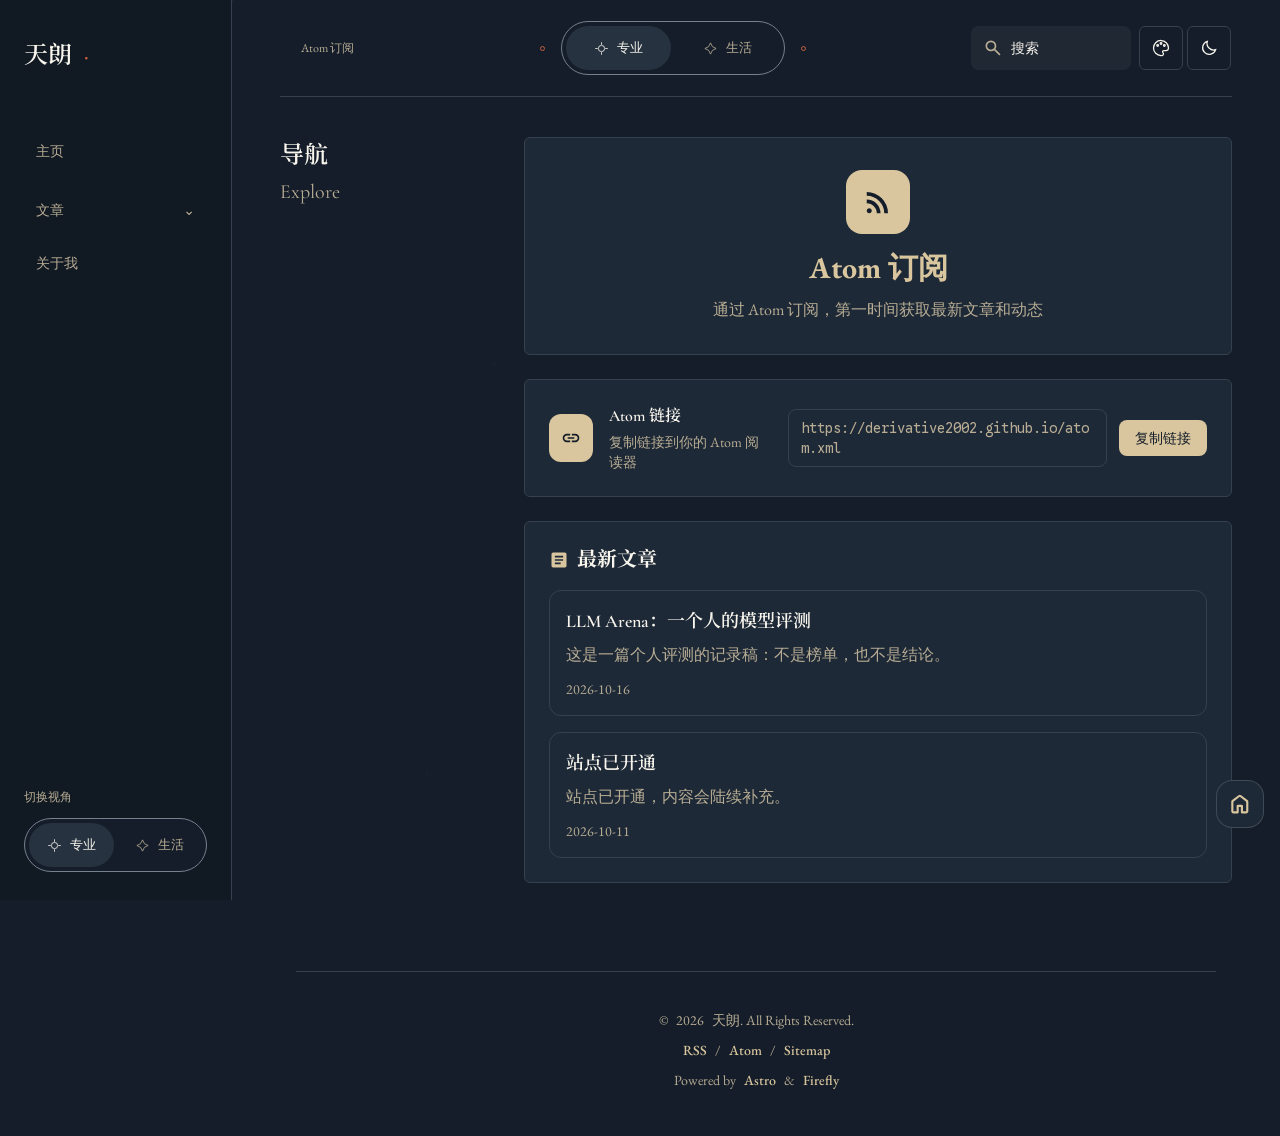
<file: atom/index.html>
<!DOCTYPE html><html data-palette="fusion" data-content-mode="professional" data-reader-theme="auto" data-palette-choice="auto" lang="zh-CN" class="bg-(--page-bg) text-[14px] md:text-[16px]" data-wallpaper-mode="none" data-fullscreen-layout="classic" data-tag-style="pill" data-category-style="rectangle" style="--page-width: 100rem;--navbar-panel-blur: 12px;--banner-height-home: 65vh;--banner-height-non-home: max(45vh, 380px);--banner-height: 35vh;" data-astro-cid-ju4pidww><head><meta charset="UTF-8"><script>(()=>{const root=document.documentElement,q=new URLSearchParams(location.search),read=key=>{try{return localStorage.getItem(key)}catch(e){return null}},mode=q.get("mode")||read("reader-content-mode")||root.dataset.contentMode;root.dataset.contentMode=mode==="personal"?"personal":"professional";const theme=q.get("theme")||read("reader-theme")||read("theme")||root.dataset.readerTheme;root.dataset.readerTheme=["light","dark","system"].includes(theme)?theme:"auto";const palette=q.get("palette")||read("reader-palette")||read("palette")||root.dataset.paletteChoice;root.dataset.paletteChoice=["fusion","warm-paper","spectrum","lark","warm-lark"].includes(palette)?palette:"auto",root.dataset.palette=root.dataset.paletteChoice==="auto"?"fusion":root.dataset.paletteChoice;const dark=root.dataset.readerTheme==="auto"?root.dataset.contentMode==="professional":root.dataset.readerTheme==="system"?matchMedia("(prefers-color-scheme: dark)").matches:root.dataset.readerTheme==="dark";root.classList.toggle("dark",dark),root.dataset.mode=dark?"dark":"light"})();
</script><style>
			@layer properties, theme, base, components, utilities;
		</style><title>Atom 订阅 - 天朗</title><meta name="description" content="订阅获取最新更新"><meta name="keywords" content="博客, 个人站点"><meta name="author" content="天朗"><link rel="canonical" href="https://derivative2002.github.io/atom/"><meta property="og:site_name" content="天朗"><meta property="og:locale" content="zh_CN"><meta property="og:url" content="https://derivative2002.github.io/atom/"><meta property="og:title" content="Atom 订阅 - 天朗"><meta property="og:description" content="订阅获取最新更新"><meta property="og:image" content="https://derivative2002.github.io/_astro/site-light.DlgTCT9r.png"><meta property="og:image:width" content="96"><meta property="og:image:height" content="96"><meta property="og:image:alt" content="Atom 订阅 - 天朗"><meta name="twitter:image" content="https://derivative2002.github.io/_astro/site-light.DlgTCT9r.png"><meta name="twitter:image:alt" content="Atom 订阅 - 天朗"><meta property="og:type" content="website"><meta name="twitter:card" content="summary_large_image"><meta name="twitter:url" content="https://derivative2002.github.io/atom/"><meta name="twitter:title" content="Atom 订阅 - 天朗"><meta name="twitter:description" content="订阅获取最新更新"><meta name="viewport" content="width=device-width, initial-scale=1"><meta name="generator" content="Astro v7.3.2"><meta name="theme-color" content="hsl(165 90% 60%)"><link rel="icon" href="/favicon/site-180.png" sizes="180x180"><link rel="icon" href="/favicon/site-32.png" sizes="32x32"><link rel="apple-touch-icon" href="/favicon/site-180.png" type="image/png" sizes="180x180"><!-- 为特定域名的图片添加 referrerpolicy 以解决 403 问题 --><!-- 注：静态图片（ImageWrapper 组件、Markdown 正文图）已在构建期加好 referrerpolicy；
         此脚本仅作为运行时兜底，处理动态注入的图片（解密内容、第三方评论/统计部件等）。 --><!-- Set the theme before the page is rendered to avoid a flash --><script>(function(){const defaultMode="system",defaultWallpaperMode="none",darkTheme="one-dark-pro",lightTheme="one-light",fullscreenLayout="classic",LIGHT_MODE="light",DARK_MODE="dark",SYSTEM_MODE="system",readSetting=key=>{try{return localStorage.getItem(key)}catch(e){return null}},removeSetting=key=>{try{localStorage.removeItem(key)}catch(e){}},preference=document.documentElement.dataset.readerTheme||"auto",theme=preference==="auto"?document.documentElement.dataset.contentMode==="personal"?"light":"dark":preference;function getSystemTheme(){return window.matchMedia("(prefers-color-scheme: dark)").matches?DARK_MODE:LIGHT_MODE}function resolveTheme(themeValue){return themeValue===SYSTEM_MODE?getSystemTheme():themeValue}const resolvedTheme=resolveTheme(theme),isDark=resolvedTheme===DARK_MODE;document.documentElement.dataset.mode=resolvedTheme,isDark?document.documentElement.classList.add("dark"):document.documentElement.classList.remove("dark"),document.documentElement.setAttribute("data-theme",isDark?darkTheme:lightTheme);const storedCardOpacity=readSetting("overlayCardOpacity"),parsedCardOpacity=storedCardOpacity===null?NaN:Number.parseFloat(storedCardOpacity),resolvedCardOpacity=Number.isFinite(parsedCardOpacity)?Math.min(1,Math.max(0,parsedCardOpacity)):.6;document.documentElement.style.setProperty("--card-transparent-opacity",String(resolvedCardOpacity));const storedFullscreenLayout=null;removeSetting("fullscreenLayout");const resolvedFullscreenLayout=storedFullscreenLayout==="hero"||storedFullscreenLayout==="classic"?storedFullscreenLayout:fullscreenLayout;document.documentElement.setAttribute("data-fullscreen-layout",resolvedFullscreenLayout);const wallpaperMode=defaultWallpaperMode;if(document.documentElement.setAttribute("data-wallpaper-mode",wallpaperMode),!window.__fireflyLayoutTransitionGuard){window.__fireflyLayoutTransitionGuard=!0,document.documentElement.setAttribute("data-layout-init","");const removeLayoutInit=()=>document.documentElement.removeAttribute("data-layout-init");document.readyState==="complete"?requestAnimationFrame(removeLayoutInit):window.addEventListener("load",removeLayoutInit,{once:!0})}(function(){const wavesEnabled=readSetting("wavesEnabled");wavesEnabled!==null&&document.documentElement.setAttribute("data-waves-enabled",wavesEnabled)})(),(function(){const gradientEnabled=readSetting("gradientEnabled");gradientEnabled!==null&&document.documentElement.setAttribute("data-gradient-enabled",gradientEnabled)})(),(function(){const bannerTitleEnabled=readSetting("bannerTitleEnabled");bannerTitleEnabled!==null&&document.documentElement.setAttribute("data-banner-title-enabled",bannerTitleEnabled)})()})();
</script><!-- defines global css variables. This will be applied to <html> <body> and some other elements idk why --><link rel="alternate" type="application/rss+xml" title="天朗" href="https://derivative2002.github.io/rss.xml"><link rel="alternate" type="application/atom+xml" title="天朗" href="https://derivative2002.github.io/atom.xml"><!-- Font Setup (Astro Font API) --><!-- Local heading faces and system stacks are defined in styles/fonts.css. --><script type="module">document.fonts&&typeof document.fonts.ready<"u"&&document.fonts.ready.then(()=>{document.dispatchEvent(new CustomEvent("fontsLoaded"))}).catch(n=>{console.warn("Font loading failed:",n)});
</script><link rel="stylesheet" href="/_astro/MainGridLayout.CMjX8gTn.css"><link rel="stylesheet" href="/_astro/Layout.gPLbRrBm.css"><script type="module" src="/_astro/page.BpqnxC_1.js"></script></head><body class="min-h-screen" style="--page-width: 100rem;--navbar-panel-blur: 12px;--banner-height-home: 65vh;--banner-height-non-home: max(45vh, 380px);--banner-height: 35vh;" data-astro-cid-ju4pidww><!-- 首帧前按运行时壁纸模式翻转卡片透明类（布局已由 data-wallpaper-mode 属性规则接管） --><script>(function(){const wm=document.documentElement.getAttribute("data-wallpaper-mode");wm&&document.body.classList.toggle("wallpaper-transparent",wm==="overlay"||wm==="fullscreen"&&document.documentElement.getAttribute("data-fullscreen-layout")==="hero")})();
</script><div id="progress-bar" style="--page-width: 100rem;--navbar-panel-blur: 12px;--banner-height-home: 65vh;--banner-height-non-home: max(45vh, 380px);--banner-height: 35vh;" data-astro-cid-ju4pidww></div><script>(function(){(function(){var stored=localStorage.getItem("cardBorderEnabled"),border=stored!==null?stored==="true":!1;border?document.documentElement.classList.add("enable-card-border"):document.documentElement.classList.remove("enable-card-border"),stored=localStorage.getItem("cardFollowThemeEnabled");var follow=stored!==null?stored==="true":!1;follow?document.body.classList.add("card-follow-theme-hue"):document.body.classList.remove("card-follow-theme-hue")})()})();
</script><!-- 页面顶部渐变高光效果 - 只在full和semifull模式下显示 --><!-- 全局配置载体 --><div id="config-carrier" data-hue="165" data-wallpaper-mode="none"></div><script data-swup-ignore-script>(function(){const managerConfigStr='{"mode":"local","meting":{"api":"https://api.i-meto.com/meting/api?server=:server&type=:type&id=:id&r=:r","server":"netease","type":"playlist","id":"","auth":"","fallbackApis":[]},"localPlaylist":[],"volume":0.7,"playMode":"list","showLyrics":false,"i18n":{"noPlaying":"\u6682\u672A\u64AD\u653E","lyrics":"\u6B4C\u8BCD","volume":"\u97F3\u91CF","playMode":"\u5207\u6362\u64AD\u653E\u6A21\u5F0F","prev":"\u4E0A\u4E00\u9996","next":"\u4E0B\u4E00\u9996","playlist":"\u5217\u8868","noLyrics":"\u6682\u65E0\u6B4C\u8BCD","loadingLyrics":"\u6B63\u5728\u52A0\u8F7D\u6B4C\u8BCD...","failedLyrics":"\u6B4C\u8BCD\u52A0\u8F7D\u5931\u8D25","noSongs":"\u6682\u65E0\u6B4C\u66F2","error":"\u64AD\u653E\u5668\u9519\u8BEF","play":"\u64AD\u653E","pause":"\u6682\u505C","progress":"\u64AD\u653E\u8FDB\u5EA6","noCover":"\u6682\u65E0\u5C01\u9762"}}';(function(){if(window.__fireflyMusic)return;var config=JSON.parse(managerConfigStr);function formatTime(seconds){if(!seconds||isNaN(seconds))return"0:00";var min=Math.floor(seconds/60),sec=Math.floor(seconds%60);return min+":"+(sec<10?"0":"")+sec}function parseLRC(lrc){if(!lrc)return[];var lines=lrc.split(`
`),result=[],timeReg=/\[(\d{2}):(\d{2})\.(\d{2,3})\]/g;return lines.forEach(function(line){var matches=Array.from(line.matchAll(timeReg));if(matches.length>0){var text=line.replace(timeReg,"").trim();text&&matches.forEach(function(match){var m=parseInt(match[1]),s=parseInt(match[2]),ms=parseInt(match[3]),time=m*60+s+ms/(match[3].length===3?1e3:100);result.push({time,text})})}}),result.sort(function(a,b){return a.time-b.time})}var audio=document.createElement("audio");audio.crossOrigin="anonymous",audio.style.display="none",audio.preload="none",document.body.appendChild(audio),audio.pause();var loadVersion=0,state={playlist:[],currentIndex:0,isPlaying:!1,playMode:0,volume:localStorage.getItem("music-player-volume")!==null?parseFloat(localStorage.getItem("music-player-volume")):config.volume||.7,isMuted:!1,lyrics:[],currentLrcIndex:-1,initialized:!1,initializing:!1,error:null};config.playMode==="random"?state.playMode=2:config.playMode==="one"?state.playMode=1:state.playMode=0;function emit(name,detail){window.dispatchEvent(new CustomEvent(name,{detail:detail||{}}))}async function fetchMetingData(){if(config.meting){for(var m=config.meting,apis=[m.api].concat(m.fallbackApis||[]),i=0;i<apis.length;i++){var baseApi=apis[i];if(baseApi)try{var fetchUrl=baseApi.replace(":server",m.server).replace(":type",m.type).replace(":id",m.id).replace(":r",Math.random());m.auth&&(fetchUrl+="&auth="+m.auth);var res=await fetch(fetchUrl);if(!res.ok)throw new Error("HTTP "+res.status);var data=await res.json();if(Array.isArray(data)&&data.length>0){state.playlist=data.map(function(item){return{name:item.title||item.name||"Unknown",artist:item.author||item.artist||"Unknown",url:item.url,pic:item.pic||item.cover||"",lrc:item.lrc}});return}}catch(e){console.warn("Meting API failed for "+baseApi,e)}}throw new Error("All Meting APIs failed")}}function loadLyrics(track){if(state.lyrics=[],state.currentLrcIndex=-1,!track.lrc){emit("fm:lyrics",{lyrics:[],status:"none"});return}var isLrcUrl=/^(https?:)?\/\//.test(track.lrc)||track.lrc.startsWith("/")||/\.(lrc|txt)(\?|#|$)/i.test(track.lrc);isLrcUrl?(emit("fm:lyrics",{lyrics:[],status:"loading"}),fetch(track.lrc).then(function(r){return r.text()}).then(function(text){state.lyrics=parseLRC(text),emit("fm:lyrics",{lyrics:state.lyrics,status:"loaded"})}).catch(function(){state.lyrics=[],emit("fm:lyrics",{lyrics:[],status:"failed"})})):(state.lyrics=parseLRC(track.lrc),emit("fm:lyrics",{lyrics:state.lyrics,status:state.lyrics.length>0?"loaded":"none"}))}var currentTrackUrls=[],currentTrackUrlIndex=0,errorSkipTimeout=null;function tryPlayCurrentTrackUrl(autoPlay,ver){if(ver===loadVersion){var playUrl=currentTrackUrls[currentTrackUrlIndex];audio.src=playUrl,autoPlay?audio.play().then(function(){ver===loadVersion&&(state.isPlaying=!0,state.error=null,emit("fm:play-state",{isPlaying:!0}))}).catch(function(e){ver===loadVersion&&e.name!=="AbortError"&&console.warn("Autoplay blocked:",e)}):(state.isPlaying=!1,emit("fm:play-state",{isPlaying:!1}))}}function loadTrack(index,autoPlay){if(!(index<0||index>=state.playlist.length)){state.currentIndex=index;var track=state.playlist[index],ver=++loadVersion;errorSkipTimeout&&(clearTimeout(errorSkipTimeout),errorSkipTimeout=null),currentTrackUrls=[track.url],currentTrackUrlIndex=0;var matchId=track.url.match(/[?&]id=([^&]+)/),matchServer=track.url.match(/[?&]server=([^&]+)/);matchId&&matchServer&&config.meting&&config.meting.fallbackApis&&config.meting.fallbackApis.forEach(function(fallback){var fallbackUrl=fallback.replace(":server",matchServer[1]).replace(":type","url").replace(":id",matchId[1]);currentTrackUrls.indexOf(fallbackUrl)===-1&&currentTrackUrls.push(fallbackUrl)}),loadLyrics(track),emit("fm:track",{index,track,autoPlay:!!autoPlay}),tryPlayCurrentTrackUrl(autoPlay,ver)}}function togglePlay(){audio.paused?audio.play().then(function(){state.isPlaying=!0,emit("fm:play-state",{isPlaying:!0})}).catch(function(e){e.name!=="AbortError"&&console.warn("Playback failed:",e)}):(audio.pause(),state.isPlaying=!1,emit("fm:play-state",{isPlaying:!1}))}function playNext(auto){if(state.playMode===1&&auto){audio.currentTime=0,audio.play();return}var nextIndex;state.playMode===2?nextIndex=Math.floor(Math.random()*state.playlist.length):nextIndex=(state.currentIndex+1)%state.playlist.length,loadTrack(nextIndex,!0)}function playPrev(){var prevIndex;state.playMode===2?prevIndex=Math.floor(Math.random()*state.playlist.length):prevIndex=(state.currentIndex-1+state.playlist.length)%state.playlist.length,loadTrack(prevIndex,!0)}function setPlayMode(mode){state.playMode=mode,emit("fm:mode",{playMode:mode})}function cyclePlayMode(){setPlayMode((state.playMode+1)%3)}function setVolume(val){val=Math.max(0,Math.min(1,val)),state.volume=val,state.isMuted=!1,audio.volume=val,audio.muted=!1,localStorage.setItem("music-player-volume",val.toString()),emit("fm:volume",{volume:val,isMuted:!1})}function toggleMute(){state.isMuted=!state.isMuted,audio.muted=state.isMuted,emit("fm:volume",{volume:state.volume,isMuted:state.isMuted})}function seek(percent){audio.duration&&(audio.currentTime=Math.max(0,Math.min(1,percent))*audio.duration)}function seekToTime(time){audio.duration&&(audio.currentTime=Math.max(0,Math.min(time,audio.duration)))}function playTrackByIndex(index){index===state.currentIndex&&!audio.paused?togglePlay():loadTrack(index,!0)}audio.addEventListener("timeupdate",function(){if(!isNaN(audio.duration)){var ct=audio.currentTime,dur=audio.duration,pct=ct/dur*100;if(emit("fm:time",{currentTime:ct,duration:dur,progress:pct,currentTimeStr:formatTime(ct),durationStr:formatTime(dur)}),state.lyrics.length>0){for(var idx=-1,i=0;i<state.lyrics.length&&ct>=state.lyrics[i].time;i++)idx=i;idx!==state.currentLrcIndex&&(state.currentLrcIndex=idx,emit("fm:lrc-index",{index:idx}))}}}),audio.addEventListener("ended",function(){playNext(!0)}),audio.addEventListener("error",function(){var ver=loadVersion;currentTrackUrlIndex<currentTrackUrls.length-1?(currentTrackUrlIndex++,console.warn("Playback failed, trying fallback URL: "+currentTrackUrls[currentTrackUrlIndex]),tryPlayCurrentTrackUrl(!0,ver)):(state.error="Audio playback error",emit("fm:error",{message:"\u64AD\u653E\u5931\u8D25\uFF0C\u5373\u5C06\u81EA\u52A8\u8DF3\u8FC7..."}),errorSkipTimeout&&clearTimeout(errorSkipTimeout),errorSkipTimeout=setTimeout(function(){ver===loadVersion&&playNext(!0)},2e3))});async function init(){if(!(state.initialized||state.initializing)){state.initializing=!0;try{if(config.mode==="meting"&&config.meting?await fetchMetingData():config.mode==="local"&&(state.playlist=config.localPlaylist||[]),state.playlist.length>0){audio.volume=state.volume;var startIndex=0;state.playMode===2&&(startIndex=Math.floor(Math.random()*state.playlist.length)),state.initialized=!0,emit("fm:init",{playlist:state.playlist,playMode:state.playMode,volume:state.volume,isMuted:state.isMuted}),loadTrack(startIndex,!1)}else state.initialized=!0,emit("fm:init",{playlist:[],playMode:state.playMode,volume:state.volume,isMuted:state.isMuted}),emit("fm:error",{message:config.i18n.noSongs})}catch(e){console.error("Music Manager init error:",e),state.initialized=!0,emit("fm:init",{playlist:[],playMode:state.playMode,volume:state.volume,isMuted:state.isMuted}),emit("fm:error",{message:config.i18n.error})}finally{state.initializing=!1}}}window.__fireflyMusic={init,getState:function(){var track=state.playlist[state.currentIndex]||null;return{playlist:state.playlist,currentIndex:state.currentIndex,track,isPlaying:state.isPlaying,playMode:state.playMode,volume:state.volume,isMuted:state.isMuted,currentTime:audio.currentTime,duration:audio.duration||0,progress:audio.duration?audio.currentTime/audio.duration*100:0,currentTimeStr:formatTime(audio.currentTime),durationStr:formatTime(audio.duration),lyrics:state.lyrics,currentLrcIndex:state.currentLrcIndex,initialized:state.initialized,error:state.error,config}},togglePlay,playNext:function(){playNext(!1)},playPrev,cyclePlayMode,setVolume,toggleMute,seek,seekToTime,playTrackByIndex,loadTrack}})()})();
</script><div class="reading-texture" aria-hidden="true"><span class="reading-grain larger" style="left:0%;top:0%"></span><span class="reading-grain" style="left:61.803398875%;top:37.231%"></span><span class="reading-grain" style="left:23.60679775%;top:74.462%"></span><span class="reading-grain" style="left:85.410196625%;top:11.693000000000012%"></span><span class="reading-grain" style="left:47.2135955%;top:48.92400000000001%"></span><span class="reading-grain" style="left:9.016994374999967%;top:86.155%"></span><span class="reading-grain" style="left:70.82039325%;top:23.386000000000024%"></span><span class="reading-grain" style="left:32.62379212500002%;top:60.61700000000002%"></span><span class="reading-grain" style="left:94.427191%;top:97.84800000000001%"></span><span class="reading-grain larger" style="left:56.230589874999964%;top:35.07900000000001%"></span><span class="reading-grain" style="left:18.033988749999935%;top:72.31%"></span><span class="reading-grain" style="left:79.83738762500002%;top:9.540999999999997%"></span><span class="reading-grain" style="left:41.64078649999999%;top:46.77200000000005%"></span><span class="reading-grain" style="left:3.444185374999961%;top:84.00300000000004%"></span><span class="reading-grain" style="left:65.24758425000005%;top:21.234000000000037%"></span><span class="reading-grain" style="left:27.050983125000016%;top:58.46500000000003%"></span><span class="reading-grain" style="left:88.85438199999999%;top:95.69600000000003%"></span><span class="reading-grain" style="left:50.65778087500007%;top:32.92700000000002%"></span><span class="reading-grain larger" style="left:12.461179749999928%;top:70.15800000000002%"></span><span class="reading-grain" style="left:74.26457862500001%;top:7.38900000000001%"></span><span class="reading-grain" style="left:36.06797749999987%;top:44.620000000000005%"></span><span class="reading-grain" style="left:97.87137637499995%;top:81.851%"></span><span class="reading-grain" style="left:59.67477525000004%;top:19.081999999999994%"></span><span class="reading-grain" style="left:21.478174124999896%;top:56.31299999999999%"></span><span class="reading-grain" style="left:83.28157299999998%;top:93.5440000000001%"></span><span class="reading-grain" style="left:45.084971875000065%;top:30.77500000000009%"></span><span class="reading-grain" style="left:6.888370749999922%;top:68.00600000000009%"></span><span class="reading-grain larger" style="left:68.691769625%;top:5.23700000000008%"></span><span class="reading-grain" style="left:30.49516850000009%;top:42.468000000000075%"></span><span class="reading-grain" style="left:92.29856737499995%;top:79.69900000000007%"></span><span class="reading-grain" style="left:54.10196625000003%;top:16.930000000000064%"></span><span class="reading-grain" style="left:15.90536512499989%;top:54.16100000000006%"></span><span class="reading-grain" style="left:77.70876399999997%;top:91.39200000000005%"></span><span class="reading-grain" style="left:39.51216287500006%;top:28.623000000000047%"></span><span class="reading-grain" style="left:1.3155617500001426%;top:65.85400000000004%"></span><span class="reading-grain" style="left:63.118960625%;top:3.0850000000000364%"></span><span class="reading-grain larger" style="left:24.922359499999857%;top:40.31600000000003%"></span><span class="reading-grain" style="left:86.72575837500017%;top:77.54700000000003%"></span><span class="reading-grain" style="left:48.529157250000026%;top:14.77800000000002%"></span><span class="reading-grain" style="left:10.332556124999883%;top:52.009000000000015%"></span><span class="reading-grain" style="left:72.13595499999974%;top:89.24000000000001%"></span><span class="reading-grain" style="left:33.93935387500005%;top:26.471000000000004%"></span><span class="reading-grain" style="left:95.74275274999991%;top:63.702%"></span><span class="reading-grain" style="left:57.546151624999766%;top:0.9329999999999927%"></span><span class="reading-grain" style="left:19.349550500000078%;top:38.16399999999999%"></span><span class="reading-grain larger" style="left:81.15294937499993%;top:75.39499999999998%"></span><span class="reading-grain" style="left:42.95634824999979%;top:12.625999999999976%"></span><span class="reading-grain" style="left:4.7597471250001036%;top:49.85699999999997%"></span><span class="reading-grain" style="left:66.56314599999996%;top:87.08800000000019%"></span><span class="reading-grain" style="left:28.366544874999818%;top:24.319000000000187%"></span><span class="reading-grain" style="left:90.16994375000013%;top:61.55000000000018%"></span><span class="reading-grain" style="left:51.97334262499999%;top:98.78100000000018%"></span><span class="reading-grain" style="left:13.776741499999844%;top:36.01200000000017%"></span><span class="reading-grain" style="left:75.58014037500016%;top:73.24300000000017%"></span><span class="reading-grain larger" style="left:37.38353925000001%;top:10.47400000000016%"></span><span class="reading-grain" style="left:99.18693812499987%;top:47.705000000000155%"></span><span class="reading-grain" style="left:60.99033700000018%;top:84.93600000000015%"></span><span class="reading-grain" style="left:22.79373587500004%;top:22.166999999999916%"></span><span class="reading-grain" style="left:84.5971347499999%;top:59.39800000000014%"></span><span class="reading-grain" style="left:46.40053362499975%;top:96.6289999999999%"></span><span class="reading-grain" style="left:8.203932500000064%;top:33.86000000000013%"></span><span class="reading-grain" style="left:70.00733137499992%;top:71.0909999999999%"></span><span class="reading-grain" style="left:31.81073024999978%;top:8.322000000000116%"></span><span class="reading-grain larger" style="left:93.61412912500009%;top:45.552999999999884%"></span><span class="reading-grain" style="left:55.41752799999995%;top:82.7840000000001%"></span><span class="reading-grain" style="left:17.220926874999805%;top:20.015000000000327%"></span><span class="reading-grain" style="left:79.02432575000012%;top:57.246000000000095%"></span><span class="reading-grain" style="left:40.82772462499997%;top:94.47700000000032%"></span><span class="reading-grain" style="left:2.6311235000002853%;top:31.708000000000084%"></span><span class="reading-grain" style="left:64.43452237499969%;top:68.9390000000003%"></span><span class="reading-grain" style="left:26.23792125%;top:6.170000000000073%"></span><span class="reading-grain" style="left:88.04132012500031%;top:43.401000000000295%"></span><span class="reading-grain larger" style="left:49.844718999999714%;top:80.63200000000006%"></span><span class="reading-grain" style="left:11.648117875000025%;top:17.863000000000284%"></span><span class="reading-grain" style="left:73.45151675000034%;top:55.09400000000005%"></span><span class="reading-grain" style="left:35.25491562499974%;top:92.32500000000027%"></span><span class="reading-grain" style="left:97.05831450000005%;top:29.55600000000004%"></span><span class="reading-grain" style="left:58.86171337500036%;top:66.78700000000026%"></span><span class="reading-grain" style="left:20.665112249999765%;top:4.018000000000029%"></span><span class="reading-grain" style="left:82.46851112500008%;top:41.24900000000025%"></span><span class="reading-grain" style="left:44.27190999999948%;top:78.48000000000002%"></span><span class="reading-grain larger" style="left:6.075308874999791%;top:15.71100000000024%"></span><span class="reading-grain" style="left:67.8787077500001%;top:52.94200000000001%"></span><span class="reading-grain" style="left:29.682106624999506%;top:90.17300000000023%"></span><span class="reading-grain" style="left:91.48550549999982%;top:27.403999999999996%"></span><span class="reading-grain" style="left:53.28890437500013%;top:64.63500000000022%"></span><span class="reading-grain" style="left:15.092303249999532%;top:1.8659999999999854%"></span><span class="reading-grain" style="left:76.89570212499984%;top:39.09700000000021%"></span><span class="reading-grain" style="left:38.699101000000155%;top:76.32799999999997%"></span><span class="reading-grain" style="left:0.5024998749995575%;top:13.559000000000196%"></span><span class="reading-grain larger" style="left:62.30589874999987%;top:50.789999999999964%"></span><span class="reading-grain" style="left:24.10929762500018%;top:88.02100000000019%"></span><span class="reading-grain" style="left:85.91269649999958%;top:25.251999999999953%"></span><span class="reading-grain" style="left:47.716095374999895%;top:62.483000000000175%"></span><span class="reading-grain" style="left:9.519494250000207%;top:99.71399999999994%"></span><span class="reading-grain" style="left:71.32289312499961%;top:36.945000000000164%"></span><span class="reading-grain" style="left:33.12629199999992%;top:74.17600000000039%"></span><span class="reading-grain" style="left:94.92969087500023%;top:11.407000000000153%"></span><span class="reading-grain" style="left:56.733089749999635%;top:48.638000000000375%"></span><span class="reading-grain larger" style="left:18.536488624999947%;top:85.86900000000014%"></span><span class="reading-grain" style="left:80.33988750000026%;top:23.100000000000364%"></span><span class="reading-grain" style="left:42.14328637499966%;top:60.33100000000013%"></span><span class="reading-grain" style="left:3.946685249999973%;top:97.56200000000035%"></span><span class="reading-grain" style="left:65.75008412500028%;top:34.79300000000012%"></span><span class="reading-grain" style="left:27.553482999999687%;top:72.02400000000034%"></span><span class="reading-grain" style="left:89.356881875%;top:9.25500000000011%"></span><span class="reading-grain" style="left:51.16028075000031%;top:46.48600000000033%"></span><span class="reading-grain" style="left:12.963679624999713%;top:83.7170000000001%"></span><span class="reading-grain larger" style="left:74.76707850000003%;top:20.94800000000032%"></span><span class="reading-grain" style="left:36.57047737500034%;top:58.17900000000009%"></span></div><aside class="redesign-sidebar" aria-label="站点导航"><a class="redesign-brand" href="/">天朗<span aria-hidden="true">·</span></a><nav class="redesign-nav"><a href="/">主页</a><details><summary>文章<span aria-hidden="true">⌄</span></summary><div><a href="/archive/">归档</a><a href="/categories/">分类</a><a href="/tags/">标签</a><a href="/series/">系列</a></div></details><a href="/about/">关于我</a></nav><div class="redesign-sidebar-bottom"><p>切换视角</p><div class="content-mode-switch" role="group" aria-label="内容模式"><button type="button" data-content-mode-target="professional" aria-pressed="true"><svg viewBox="0 0 24 24" aria-hidden="true"><circle cx="12" cy="12" r="5"></circle><path d="M12 2v4M12 18v4M2 12h4M18 12h4"></path></svg><span>专业</span></button><button type="button" data-content-mode-target="personal" aria-pressed="false"><svg viewBox="0 0 24 24" aria-hidden="true"><path d="m12 3 3 6 6 3-6 3-3 6-3-6-6-3 6-3Z"></path></svg><span>生活</span></button></div></div></aside><!-- 导航栏外壳（从 MainGridLayout.astro 迁出） --><div id="top-row" class="z-50 pointer-events-none relative transition-all duration-700 mx-auto w-full xl:w-[92vw] max-w-(--page-width) px-0 md:px-4"><div id="navbar-wrapper" class="pointer-events-auto transition-all sticky top-0"><div id="navbar" class="z-50" style="--navbar-glass-blur: 0px;" data-transparent-mode="semi" data-is-home="false" data-full-width="false"><script>(function(){const bannerTMode="semi",fsTMode="semifull";(function(){const wm=document.documentElement.getAttribute("data-wallpaper-mode"),navbar=document.getElementById("navbar");if(!wm||!navbar)return;const isHome=navbar.getAttribute("data-is-home")==="true";let mode,blur;wm==="fullscreen"?(mode=fsTMode==="semifull"&&isHome?"semifull":"semi",blur=12):wm==="banner"?(mode=bannerTMode==="semifull"&&!isHome?"semi":bannerTMode,blur=mode==="none"?0:12):(mode="none",blur=0),navbar.setAttribute("data-transparent-mode",mode),navbar.style.setProperty("--navbar-glass-blur",`${blur}px`)})()})();
</script><div class="overflow-visible! h-18 px-4"><div class="mx-auto h-full w-full max-w-(--page-width) grid grid-cols-[auto_minmax(0,1fr)_auto] items-center"><a href="/" class="btn-plain scale-animation rounded-lg h-13 px-3 md:px-5 font-bold active:scale-95"><div class="flex flex-row items-center text-md dark:text-white text-black" style="font-family: var(--font-navbar-title, inherit)"><picture><source srcset="/_astro/site-light.DlgTCT9r_ZU1KxS.webp 28w, /_astro/site-light.DlgTCT9r_Z1kIve4.webp 56w" type="image/webp"><img src="/_astro/site-light.DlgTCT9r_ZhSDHx.webp" srcset="/_astro/site-light.DlgTCT9r_ZU1KxS.webp 28w, /_astro/site-light.DlgTCT9r_Z1kIve4.webp 56w" alt="天朗" data-logo-theme="light" loading="eager" fetchpriority="high" decoding="async" width="96" height="96" class="navbar-logo h-7 w-7 mb-1 mr-2 object-contain dark:hidden"></picture><picture><source srcset="/_astro/site-dark.BhGWqPP__Z25Ojub.webp 28w, /_astro/site-dark.BhGWqPP__rjhTP.webp 56w" type="image/webp"><img src="/_astro/site-dark.BhGWqPP__rmK7D.webp" srcset="/_astro/site-dark.BhGWqPP__Z25Ojub.webp 28w, /_astro/site-dark.BhGWqPP__rjhTP.webp 56w" alt="天朗" data-logo-theme="dark" loading="eager" fetchpriority="high" decoding="async" width="96" height="96" class="navbar-logo h-7 w-7 mb-1 mr-2 object-contain hidden dark:block"></picture><span class="redesign-location" data-navbar-location>天朗</span><span class="redesign-mobile-brand">天朗</span></div></a><div class="redesign-top-mode"><i aria-hidden="true"></i><div class="content-mode-switch" role="group" aria-label="内容模式"><button type="button" data-content-mode-target="professional" aria-pressed="true"><svg viewBox="0 0 24 24" aria-hidden="true"><circle cx="12" cy="12" r="5"></circle><path d="M12 2v4M12 18v4M2 12h4M18 12h4"></path></svg><span>专业</span></button><button type="button" data-content-mode-target="personal" aria-pressed="false"><svg viewBox="0 0 24 24" aria-hidden="true"><path d="m12 3 3 6 6 3-6 3-3 6-3-6-6-3 6-3Z"></path></svg><span>生活</span></button></div><i aria-hidden="true"></i></div><div class="flex col-start-3 justify-self-end"><!--<SearchPanel client:load>--><style>astro-island,astro-slot,astro-static-slot{display:contents}</style><script>(()=>{var e=async t=>{await(await t())()};(self.Astro||(self.Astro={})).load=e,window.dispatchEvent(new Event("astro:load"))})();
</script><script>(()=>{var g=Object.defineProperty,w=(a,s,c)=>s in a?g(a,s,{enumerable:!0,configurable:!0,writable:!0,value:c}):a[s]=c,l=(a,s,c)=>w(a,typeof s!="symbol"?s+"":s,c),E=new Set(["__proto__","constructor","prototype"]);{let a={0:t=>y(t),1:t=>c(t),2:t=>new RegExp(t),3:t=>new Date(t),4:t=>new Map(c(t)),5:t=>new Set(c(t)),6:t=>BigInt(t),7:t=>new URL(t),8:t=>new Uint8Array(t),9:t=>new Uint16Array(t),10:t=>new Uint32Array(t),11:t=>Number.POSITIVE_INFINITY*t},s=t=>{let[p,e]=t;return p in a?a[p](e):void 0},c=t=>t.map(s),y=t=>typeof t!="object"||t===null?t:Object.fromEntries(Object.entries(t).map(([p,e])=>[p,s(e)]));class f extends HTMLElement{constructor(){super(...arguments),l(this,"Component"),l(this,"hydrator"),l(this,"hydrate",async()=>{var b;if(!this.hydrator||!this.isConnected)return;let e=(b=this.parentElement)==null?void 0:b.closest("astro-island[ssr]");if(e){e.addEventListener("astro:hydrate",this.hydrate,{once:!0});return}let r=this.querySelectorAll("astro-slot"),n={},d=this.querySelectorAll("template[data-astro-template]");for(let o of d){let i=o.closest(this.tagName);i!=null&&i.isSameNode(this)&&(n[o.getAttribute("data-astro-template")||"default"]=o.innerHTML,o.remove())}for(let o of r){let i=o.closest(this.tagName);i!=null&&i.isSameNode(this)&&(n[o.getAttribute("name")||"default"]=o.innerHTML)}let u;try{u=this.hasAttribute("props")?y(JSON.parse(this.getAttribute("props"))):{}}catch(o){let i=this.getAttribute("component-url")||"<unknown>",v=this.getAttribute("component-export");throw v&&(i+=` (export ${v})`),console.error(`[hydrate] Error parsing props for component ${i}`,this.getAttribute("props"),o),o}let h;await this.hydrator(this)(this.Component,u,n,{client:this.getAttribute("client")}),this.removeAttribute("ssr"),this.dispatchEvent(new CustomEvent("astro:hydrate"))}),l(this,"unmount",()=>{this.isConnected||this.dispatchEvent(new CustomEvent("astro:unmount"))})}disconnectedCallback(){document.removeEventListener("astro:after-swap",this.unmount),document.addEventListener("astro:after-swap",this.unmount,{once:!0})}connectedCallback(){if(!this.hasAttribute("await-children")||document.readyState==="interactive"||document.readyState==="complete")this.childrenConnectedCallback();else{let e=()=>{document.removeEventListener("DOMContentLoaded",e),r.disconnect(),this.childrenConnectedCallback()},r=new MutationObserver(()=>{var n;((n=this.lastChild)==null?void 0:n.nodeType)===Node.COMMENT_NODE&&this.lastChild.nodeValue==="astro:end"&&(this.lastChild.remove(),e())});r.observe(this,{childList:!0}),document.addEventListener("DOMContentLoaded",e)}}async childrenConnectedCallback(){let e=this.getAttribute("before-hydration-url");e&&await import(e),this.start()}getRetryImportUrl(e){let r=new URL(e,document.baseURI);return r.searchParams.set("astro-retry",Date.now().toString()),r.toString()}async importWithRetry(e){try{return await import(e)}catch(r){return await new Promise(n=>setTimeout(n,1e3)),import(this.getRetryImportUrl(e))}}handleHydrationError(e){let r=this.getAttribute("component-url"),n=new CustomEvent("astro:hydration-error",{cancelable:!0,bubbles:!0,composed:!0,detail:{error:e,componentUrl:r}});this.dispatchEvent(n)&&console.error(`[astro-island] Error hydrating ${r}`,e)}async start(){let e=JSON.parse(this.getAttribute("opts")),r=this.getAttribute("client");if(Astro[r]===void 0){window.addEventListener(`astro:${r}`,()=>this.start(),{once:!0});return}try{await Astro[r](async()=>{let n=this.getAttribute("renderer-url");try{let[d,{default:u}]=await Promise.all([this.importWithRetry(this.getAttribute("component-url")),n?this.importWithRetry(n):Promise.resolve({default:()=>()=>{}})]),h=this.getAttribute("component-export")||"default";if(h.includes(".")){this.Component=d;for(let m of h.split(".")){if(E.has(m)||!this.Component||typeof this.Component!="object"&&typeof this.Component!="function"||!Object.hasOwn(this.Component,m))throw new Error(`Invalid component export path: ${h}`);this.Component=this.Component[m]}}else{if(E.has(h))throw new Error(`Invalid component export path: ${h}`);this.Component=d[h]}return this.hydrator=u,this.hydrate}catch(d){return this.handleHydrationError(d),()=>{}}},e,this)}catch(n){this.handleHydrationError(n)}}attributeChangedCallback(){this.hydrate()}}l(f,"observedAttributes",["props"]),customElements.get("astro-island")||customElements.define("astro-island",f)}})();
</script><astro-island uid="Z1Ufrb1" component-url="/_astro/Search.Bp0MaZjL.js" component-export="default" renderer-url="/_astro/client.svelte.BG3JpSQe.js" props="{}" ssr client="load" opts="{&quot;name&quot;:&quot;Search&quot;,&quot;value&quot;:true}" await-children><!--[--><div id="search-bar" class="hidden lg:flex transition-all items-center h-11 mr-2 rounded-lg bg-black/4 hover:bg-black/6 focus-within:bg-black/6 dark:bg-white/5 dark:hover:bg-white/10 dark:focus-within:bg-white/10"><!--[0--><!--[0--><!--[0--><svg xmlns="http://www.w3.org/2000/svg" aria-hidden="true" role="img" class="inline-icon inline-flex items-center justify-center absolute text-[1.25rem] pointer-events-none ml-3 transition my-auto text-black/30 dark:text-white/30" width="1em" height="1em" viewBox="0 0 24 24"><!----><path fill="currentColor" d="m19.6 21l-6.3-6.3q-.75.6-1.725.95T9.5 16q-2.725 0-4.612-1.888T3 9.5t1.888-4.612T9.5 3t4.613 1.888T16 9.5q0 1.1-.35 2.075T14.7 13.3l6.3 6.3zM9.5 14q1.875 0 3.188-1.312T14 9.5t-1.312-3.187T9.5 5T6.313 6.313T5 9.5t1.313 3.188T9.5 14"/><!----></svg><!--]--><!--]--><!--]--><!----> <input id="search-input-desktop" placeholder="搜索" value="" aria-controls="search-panel" data-floating-panel-no-expanded="" class="transition-all pl-10 text-sm bg-transparent outline-0 h-full w-40 active:w-60 focus:w-60 text-black/50 dark:text-white/50 svelte-1n2o1uz"/></div> <button aria-label="Search Panel" aria-controls="search-panel" aria-expanded="false" id="search-switch" class="btn-plain scale-animation lg:hidden! rounded-lg w-11 h-11 active:scale-90"><!--[0--><!--[0--><!--[0--><svg xmlns="http://www.w3.org/2000/svg" aria-hidden="true" role="img" class="inline-icon inline-flex items-center justify-center text-[1.25rem]" width="1em" height="1em" viewBox="0 0 24 24"><!----><path fill="currentColor" d="m19.6 21l-6.3-6.3q-.75.6-1.725.95T9.5 16q-2.725 0-4.612-1.888T3 9.5t1.888-4.612T9.5 3t4.613 1.888T16 9.5q0 1.1-.35 2.075T14.7 13.3l6.3 6.3zM9.5 14q1.875 0 3.188-1.312T14 9.5t-1.312-3.187T9.5 5T6.313 6.313T5 9.5t1.313 3.188T9.5 14"/><!----></svg><!--]--><!--]--><!--]--><!----></button> <div id="search-panel" class="float-panel float-panel-closed search-panel absolute md:w-120 top-20 left-4 md:left-[unset] right-4 shadow-2xl rounded-2xl p-2 svelte-1n2o1uz" data-floating-panel="" data-floating-panel-trigger="search-switch search-input-desktop" inert="" aria-hidden="true"><div id="search-bar-inside" class="flex relative lg:hidden transition-all items-center h-11 rounded-xl bg-black/4 hover:bg-black/6 focus-within:bg-black/6 dark:bg-white/5 dark:hover:bg-white/10 dark:focus-within:bg-white/10"><!--[0--><!--[0--><!--[0--><svg xmlns="http://www.w3.org/2000/svg" aria-hidden="true" role="img" class="inline-icon inline-flex items-center justify-center absolute text-[1.25rem] pointer-events-none ml-3 transition my-auto text-black/30 dark:text-white/30" width="1em" height="1em" viewBox="0 0 24 24"><!----><path fill="currentColor" d="m19.6 21l-6.3-6.3q-.75.6-1.725.95T9.5 16q-2.725 0-4.612-1.888T3 9.5t1.888-4.612T9.5 3t4.613 1.888T16 9.5q0 1.1-.35 2.075T14.7 13.3l6.3 6.3zM9.5 14q1.875 0 3.188-1.312T14 9.5t-1.312-3.187T9.5 5T6.313 6.313T5 9.5t1.313 3.188T9.5 14"/><!----></svg><!--]--><!--]--><!--]--><!----> <input placeholder="搜索" value="" class="pl-10 absolute inset-0 text-sm bg-transparent outline-0 focus:w-60 text-black/50 dark:text-white/50 svelte-1n2o1uz"/></div> <!--[2--><div class="transition first-of-type:mt-2 lg:first-of-type:mt-0 block rounded-xl text-lg px-3 py-2 text-50">找不到相关结果。</div><!--]--></div><!--]--><!--astro:end--></astro-island><div class="appearance-controls"><div class="appearance-setting" data-appearance="palette"><button type="button" class="appearance-trigger" id="appearance-palette" aria-label="配色" title="配色" aria-haspopup="menu" aria-controls="appearance-palette-menu" aria-expanded="false"><svg viewBox="0 0 24 24" aria-hidden="true"><path d="M12 3a9 9 0 1 0 0 18h1a2 2 0 0 0 1.2-3.6c-.8-.8-.2-2.4 1.4-2.4H18a3 3 0 0 0 3-3 9 9 0 0 0-9-9Z"></path><circle cx="8" cy="9" r="1"></circle><circle cx="12" cy="6.5" r="1"></circle><circle cx="16" cy="9" r="1"></circle></svg></button><div class="appearance-menu" id="appearance-palette-menu" role="menu" aria-label="配色" hidden><button type="button" role="menuitemradio" data-value="auto" aria-checked="false" tabindex="-1"><span>随模式</span><svg class="appearance-check" viewBox="0 0 24 24" aria-hidden="true"><path d="m5 12 4 4L19 6"></path></svg></button><button type="button" role="menuitemradio" data-value="fusion" aria-checked="false" tabindex="-1"><span>融合</span><svg class="appearance-check" viewBox="0 0 24 24" aria-hidden="true"><path d="m5 12 4 4L19 6"></path></svg></button><button type="button" role="menuitemradio" data-value="warm-paper" aria-checked="false" tabindex="-1"><span>暖纸</span><svg class="appearance-check" viewBox="0 0 24 24" aria-hidden="true"><path d="m5 12 4 4L19 6"></path></svg></button><button type="button" role="menuitemradio" data-value="spectrum" aria-checked="false" tabindex="-1"><span>光谱</span><svg class="appearance-check" viewBox="0 0 24 24" aria-hidden="true"><path d="m5 12 4 4L19 6"></path></svg></button><button type="button" role="menuitemradio" data-value="lark" aria-checked="false" tabindex="-1"><span>飞书蓝</span><svg class="appearance-check" viewBox="0 0 24 24" aria-hidden="true"><path d="m5 12 4 4L19 6"></path></svg></button><button type="button" role="menuitemradio" data-value="warm-lark" aria-checked="false" tabindex="-1"><span>暖纸飞书</span><svg class="appearance-check" viewBox="0 0 24 24" aria-hidden="true"><path d="m5 12 4 4L19 6"></path></svg></button></div></div><div class="appearance-setting" data-appearance="mode"><button type="button" class="appearance-trigger" id="appearance-mode" aria-label="明暗" title="明暗" aria-haspopup="menu" aria-controls="appearance-mode-menu" aria-expanded="false"><svg viewBox="0 0 24 24" aria-hidden="true"><path d="M20 14A8 8 0 0 1 10 4a8 8 0 1 0 10 10Z"></path></svg></button><div class="appearance-menu" id="appearance-mode-menu" role="menu" aria-label="明暗" hidden><button type="button" role="menuitemradio" data-value="auto" aria-checked="false" tabindex="-1"><span>随模式</span><svg class="appearance-check" viewBox="0 0 24 24" aria-hidden="true"><path d="m5 12 4 4L19 6"></path></svg></button><button type="button" role="menuitemradio" data-value="system" aria-checked="false" tabindex="-1"><span>随系统</span><svg class="appearance-check" viewBox="0 0 24 24" aria-hidden="true"><path d="m5 12 4 4L19 6"></path></svg></button><button type="button" role="menuitemradio" data-value="light" aria-checked="false" tabindex="-1"><span>亮色</span><svg class="appearance-check" viewBox="0 0 24 24" aria-hidden="true"><path d="m5 12 4 4L19 6"></path></svg></button><button type="button" role="menuitemradio" data-value="dark" aria-checked="false" tabindex="-1"><span>暗色</span><svg class="appearance-check" viewBox="0 0 24 24" aria-hidden="true"><path d="m5 12 4 4L19 6"></path></svg></button></div></div></div><script type="module" src="/_astro/AppearanceControls.astro_astro_type_script_index_0_lang.Bych5DLd.js"></script><button aria-label="导航菜单" aria-controls="nav-menu-panel" aria-expanded="false" name="Nav Menu" class="btn-plain scale-animation rounded-lg w-11 h-11 active:scale-90 lg:hidden!" id="nav-menu-switch"><svg width="1em" height="1em" viewBox="0 0 24 24" class="text-[1.25rem]" data-icon="material-symbols:menu-rounded"><symbol id="ai:material-symbols:menu-rounded"><path fill="currentColor" d="M4 18q-.425 0-.712-.288T3 17t.288-.712T4 16h16q.425 0 .713.288T21 17t-.288.713T20 18zm0-5q-.425 0-.712-.288T3 12t.288-.712T4 11h16q.425 0 .713.288T21 12t-.288.713T20 13zm0-5q-.425 0-.712-.288T3 7t.288-.712T4 6h16q.425 0 .713.288T21 7t-.288.713T20 8z"/></symbol><use href="#ai:material-symbols:menu-rounded"></use></svg></button></div></div></div></div><script type="module">function g(){let l=document.getElementById("display-settings-switch");l&&(l.onclick=function(){let e=document.getElementById("display-setting");e&&e.classList.toggle("float-panel-closed")});let o=document.getElementById("nav-menu-switch");o&&(o.onclick=function(){let e=document.getElementById("nav-menu-panel");e&&e.classList.toggle("float-panel-closed")});let c=document.getElementById("music-player-switch");c&&(c.onclick=function(){let e=document.getElementById("music-nav-panel");e&&e.classList.toggle("float-panel-closed")});let t=document.getElementById("bg-player-toggle");if(t){let e=function(i){var _a,_b;var n=t.querySelector(".bg-player-icon-play"),a=t.querySelector(".bg-player-icon-pause");n&&a&&(n.classList.toggle("hidden",i),a.classList.toggle("hidden",!i));var s=(_a=t.getAttribute("data-i18n-play"))!=null?_a:"",r=(_b=t.getAttribute("data-i18n-pause"))!=null?_b:"",f=i?r:s;t.setAttribute("title",f),t.setAttribute("aria-label",f)},d=function(){e(document.documentElement.hasAttribute("data-bg-video-playing"))};var w=e,p=d;t.onclick=function(){window.dispatchEvent(new CustomEvent("bg-player-toggle"))},window.addEventListener("bg-player-state-change",function(i){var n=i;e(n.detail&&n.detail.playing)}),window.addEventListener("wallpaperModeChange",function(i){var n=i,a=n.detail&&n.detail.mode;t.style.display=a==="none"?"none":""}),window.swup&&window.swup.hooks?window.swup.hooks.on("content:replace",d):document.addEventListener("swup:enable",function(){window.swup.hooks.on("content:replace",d)})}let m=document.getElementById("scheme-switch");m&&(m.onclick=function(){let e=document.getElementById("theme-mode-panel");e&&e.classList.toggle("float-panel-closed")}),document.addEventListener("click",function(e){const d=["display-setting","music-nav-panel","theme-mode-panel"],i=["display-settings-switch","music-player-switch","scheme-switch"];d.forEach((n,a)=>{const s=document.getElementById(n),r=document.getElementById(i[a]);s&&r&&!s.classList.contains("float-panel-closed")&&e.target instanceof Node&&!s.contains(e.target)&&!r.contains(e.target)&&s.classList.add("float-panel-closed")})})}g();function u(){const l=document.getElementById("navbar");if(!l||l.getAttribute("data-transparent-mode")!=="semifull")return;window.semifullScrollHandler&&(window.removeEventListener("scroll",window.semifullScrollHandler),window.semifullScrollHandler=void 0),l.classList.remove("scrolled");let o=!1;function c(){if(document.documentElement.classList.contains("is-page-transitioning")){document.documentElement.getAttribute("data-wallpaper-mode")!=="fullscreen"&&l.classList.remove("scrolled"),o=!1;return}(window.pageYOffset||document.documentElement.scrollTop)>50?l.classList.add("scrolled"):l.classList.remove("scrolled"),o=!1}function t(){o||(requestAnimationFrame(c),o=!0)}window.semifullScrollHandler&&window.removeEventListener("scroll",window.semifullScrollHandler),window.semifullScrollHandler=t,window.addEventListener("scroll",t,{passive:!0}),c()}window.initSemifullScrollDetection=u,document.readyState==="loading"?document.addEventListener("DOMContentLoaded",u):u();
</script><script data-swup-ignore-script>(function(){const scriptUrl="/pagefind/pagefind.js";async function loadPagefind(){try{const response=await fetch(scriptUrl,{method:"HEAD"});if(!response.ok)throw new Error(`Pagefind script not found: ${response.status}`);const pagefind=await import(scriptUrl);await pagefind.options({excerptLength:20}),window.pagefind=pagefind,document.dispatchEvent(new CustomEvent("pagefindready")),console.log("Pagefind loaded and initialized successfully, event dispatched.")}catch(error){console.error("Failed to load Pagefind:",error),window.pagefind={search:()=>Promise.resolve({results:[]}),options:()=>Promise.resolve()},document.dispatchEvent(new CustomEvent("pagefindloaderror")),console.log("Pagefind load error, event dispatched.")}}window.__loadPagefind=function(){return window.__pagefindLoading||(window.__pagefindLoading=loadPagefind()),window.__pagefindLoading}})();
</script></div></div><!-- Wallpaper - 如果允许切换则始终渲染，否则只渲染当前模式 --><div id="banner-overlay-container" class="hidden"></div><div id="banner-dim-container" class="hidden"></div><div id="content-panel" class="content-panel absolute w-full z-30 pointer-events-none"><!-- The pointer-events-none here prevent blocking the click event of the TOC --><div id="content-panel-inner" class="relative w-full xl:w-[92vw] max-w-(--page-width) mx-auto pointer-events-auto" style="--cols-md:var(--grid-sidebar-width) 1fr;--cols-xl:var(--grid-sidebar-width) 1fr;--left-display-md:contents;--left-display-xl:contents;--right-display-md:none;--right-display-xl:none;--grid-sidebar-width:17.5rem;--content-ratio-md:1;--content-ratio-xl:1"><div id="main-grid" class="transition duration-700 w-full left-0 right-0 grid mx-auto gap-4 px-2 md:px-4 mobile-no-sidebar" data-sidebar-enable="true" data-grid-hide-sidebar-on-post="false" data-sidebar-position="both" data-tablet-sidebar="left" data-no-sidebar-content-width="0.6" data-has-left-on-post="true" data-has-left-on-non-post="true" data-has-right-on-post="true" data-has-right-on-non-post="false"><div id="left-sidebar-wrapper" data-hide-sidebar-on-post="false"><div id="left-sidebar" class="mb-4 onload-animation flex flex-col w-full pt-0"><div class="flex flex-col w-full gap-4 mb-4"><aside class="reading-profile onload-animation" aria-label="天朗"><a href="/about/" class="reading-avatar" aria-label="天朗"><div class="profile-avatar-image overflow-hidden relative"><div class="lqip-placeholder absolute inset-0 pointer-events-none" style="background: linear-gradient(135deg, #51312e 0%, #242335 50%, #373246 100%)" aria-hidden="true"></div><div class="transition absolute inset-0 dark:bg-black/10 pointer-events-none"></div><picture><source srcset="/_astro/avatar.BNfFKwYu_1OkCQO.webp 56w, /_astro/avatar.BNfFKwYu_rBT1p.webp 112w" type="image/webp" sizes="56px"><img src="/_astro/avatar.BNfFKwYu_Z12IgVz.webp" srcset="/_astro/avatar.BNfFKwYu_1OkCQO.webp 56w, /_astro/avatar.BNfFKwYu_rBT1p.webp 112w" alt="天朗" style="object-position: center" loading="eager" fetchpriority="auto" sizes="56px" decoding="async" data-astro-image="constrained" data-astro-image-fit="cover" data-astro-image-pos="center" width="400" height="400" class="w-full h-full object-cover opacity-0 transition-opacity duration-500 ease-out"></picture></div></a><div class="reading-profile-copy"><a class="reading-profile-name" href="/about/">天朗</a><p>大模型的狂热爱好者，喜欢自己折腾一些好玩、看起来很酷的东西。</p></div><nav class="reading-profile-links"><a href="/rss/" rel="me">RSS</a><a href="/atom/" rel="me">Atom</a></nav></aside></div></div></div><div id="left-sidebar-dynamic" class="hidden transition-swup-fade" data-sidebar-placeholder="true"></div><div id="content-column" class="min-w-0 overflow-x-clip overflow-y-visible"><main id="swup-container" class="transition-main" data-current-post-category><h1 class="sr-only">Atom 订阅</h1><div id="content-wrapper" class="onload-animation transition-leaving"><div class="redesign-page-row"><aside class="redesign-section-heading"><span>导航</span><p lang="en">Explore</p></aside><div class="redesign-page-content"><div class="onload-animation"><!-- Atom 标题和介绍 --><div class="card-base rounded-(--radius-large) p-8 mb-6"><div class="text-center"><div class="inline-flex items-center justify-center w-16 h-16 bg-(--primary) rounded-2xl mb-4"><svg width="1em" height="1em" viewBox="0 0 24 24" class="text-white text-3xl" data-icon="material-symbols:rss-feed"><symbol id="ai:material-symbols:rss-feed"><path fill="currentColor" d="M3.588 20.413Q3 19.825 3 19t.588-1.412T5 17t1.413.588T7 19t-.587 1.413T5 21t-1.412-.587M17 21q0-2.925-1.1-5.462t-3-4.438t-4.437-3T3 7V4q3.55 0 6.625 1.325t5.4 3.65t3.65 5.4T20 21zm-6 0q0-1.675-.625-3.113T8.65 15.35t-2.537-1.725T3 13v-3q2.3 0 4.288.863t3.487 2.362t2.363 3.488T14 21z"/></symbol><use href="#ai:material-symbols:rss-feed"></use></svg></div><div class="text-3xl font-bold text-(--primary) mb-3">Atom 订阅</div><p class="text-75 max-w-2xl mx-auto">通过 Atom 订阅，第一时间获取最新文章和动态</p></div></div><!-- Atom 链接复制区域 --><div class="card-base rounded-(--radius-large) p-6 mb-6"><div class="flex flex-col md:flex-row md:items-center md:justify-between gap-4"><div class="flex items-center"><div class="w-12 h-12 bg-(--primary) rounded-xl flex items-center justify-center mr-4"><svg width="1em" height="1em" viewBox="0 0 24 24" class="text-white text-xl" data-icon="material-symbols:link"><symbol id="ai:material-symbols:link"><path fill="currentColor" d="M11 17H7q-2.075 0-3.537-1.463T2 12t1.463-3.537T7 7h4v2H7q-1.25 0-2.125.875T4 12t.875 2.125T7 15h4zm-3-4v-2h8v2zm5 4v-2h4q1.25 0 2.125-.875T20 12t-.875-2.125T17 9h-4V7h4q2.075 0 3.538 1.463T22 12t-1.463 3.538T17 17z"/></symbol><use href="#ai:material-symbols:link"></use></svg></div><div><h3 class="font-semibold text-90 mb-1">Atom 链接</h3><p class="text-sm text-75">复制链接到你的 Atom 阅读器</p></div></div><div class="flex flex-col sm:flex-row items-stretch sm:items-center gap-3"><code class="bg-(--card-bg) px-3 py-2 rounded-lg text-sm font-mono text-75 border border-(--line-divider) break-all">https://derivative2002.github.io/atom.xml</code><button id="copy-atom-btn" class="px-4 py-2 bg-(--primary) text-white rounded-lg hover:opacity-80 transition-all duration-200 font-medium text-sm whitespace-nowrap" data-url="https://derivative2002.github.io/atom.xml" data-copied-text="Atom 链接已复制到剪贴板！" data-failed-text="复制失败，请手动复制链接">复制链接</button></div></div></div><!-- 最新文章预览 --><div class="card-base rounded-(--radius-large) p-6 mb-6"><h2 class="text-xl font-bold text-90 mb-4 flex items-center"><svg width="1em" height="1em" viewBox="0 0 24 24" class="mr-2 text-(--primary)" data-icon="material-symbols:article"><use href="#ai:material-symbols:article"></use></svg>最新文章</h2><div class="space-y-4"><article class="bg-(--card-bg) rounded-xl p-4 border border-(--line-divider) hover:border-(--primary) transition-all duration-300"><h3 class="text-lg font-semibold text-90 mb-2 hover:text-(--primary) transition-colors"><a href="/posts/llm-arena/" class="hover:underline">LLM Arena：一个人的模型评测</a></h3><p class="text-75 mb-3 line-clamp-2">这是一篇个人评测的记录稿：不是榜单，也不是结论。</p><div class="flex items-center gap-4 text-sm text-60"><time datetime="2026-10-16T00:00:00.000Z" class="text-75">2026-10-16</time></div></article><article class="bg-(--card-bg) rounded-xl p-4 border border-(--line-divider) hover:border-(--primary) transition-all duration-300"><h3 class="text-lg font-semibold text-90 mb-2 hover:text-(--primary) transition-colors"><a href="/posts/hello/" class="hover:underline">站点已开通</a></h3><p class="text-75 mb-3 line-clamp-2">站点已开通，内容会陆续补充。</p><div class="flex items-center gap-4 text-sm text-60"><time datetime="2026-10-11T00:00:00.000Z" class="text-75">2026-10-11</time></div></article></div></div></div><script type="module">function o(){var _a;const e=document.getElementById("copy-atom-btn");if(!e)return;const r=e.cloneNode(!0);(_a=e.parentNode)==null||_a.replaceChild(r,e),r.addEventListener("click",async function(a){const t=a.currentTarget,i=t.getAttribute("data-url");if(i)try{await navigator.clipboard.writeText(i);const n=t.textContent;t.textContent=t.getAttribute("data-copied-text")||"",t.style.backgroundColor="var(--success-color, #10b981)",setTimeout(()=>{t.textContent=n,t.style.backgroundColor=""},2e3)}catch(n){console.error("Copy failed:",n);const c=t.textContent;t.textContent=t.getAttribute("data-failed-text")||"",setTimeout(()=>{t.textContent=c},2e3)}})}document.readyState==="loading"?document.addEventListener("DOMContentLoaded",o):setTimeout(o,0),typeof window<"u"&&window.swup&&window.swup.hooks.on("content:replace",()=>{setTimeout(o,100)});
</script></div></div></div></main></div><div id="right-sidebar-static" data-hide-sidebar-on-post="false"><div id="right-sidebar" class="mb-4 onload-animation flex flex-col w-full pt-0"><div id="right-sidebar-sticky" class="flex flex-col w-full mt-0 gap-4 sticky top-0"><widget-layout data-id="sidebar-toc" data-is-collapsed="undefined" data-use-expanded-button-spacing="false" style="animation-delay: 0ms; " data-astro-cid-feazkes2="true" class="card-base pb-4 onload-animation widget-hide-on-non-post hidden"><div class="widget-title font-bold transition text-lg text-neutral-900 dark:text-neutral-100 relative ml-8 mt-4 mb-2
            before:w-1 before:h-4 before:rounded-md before:bg-(--primary)
            before:absolute before:left-[-16px] before:top-[5.5px] flex items-center justify-between" style="" data-astro-cid-feazkes2><span class="widget-name" style="" data-astro-cid-feazkes2>文章目录</span></div><div id="sidebar-toc" class="collapse-wrapper overflow-hidden px-4" style="" data-astro-cid-feazkes2><div class="toc-scroll-container custom-scrollbar" data-astro-cid-sse56vea><div class="toc-content" id="sidebar-toc-content" data-astro-cid-sse56vea><div class="text-center py-8 text-gray-500 dark:text-gray-400" data-astro-cid-sse56vea><p data-astro-cid-sse56vea>当前页面没有目录</p></div></div></div></div></widget-layout><script type="module">var c=class extends HTMLElement{constructor(){if(super(),this.dataset.isCollapsed!=="true")return;this.dataset.expanded="false";const n=this.dataset.id,t=this.querySelector(".expand-btn button"),o=this.querySelector(`#${n}`);if(!t||!o)return;const a=t.querySelector(".toggle-text"),l=t.querySelector(".toggle-icon-more"),i=t.querySelector(".toggle-icon-less"),r=e=>{const s=e?t.dataset.showLess||"":t.dataset.showMore||"";t.dataset.expanded=String(e),this.dataset.expanded=String(e),t.title=s,t.setAttribute("aria-label",s),a&&(a.textContent=s),l==null||l.classList.toggle("hidden",e),i==null||i.classList.toggle("hidden",!e)};t.addEventListener("click",()=>{const e=t.dataset.expanded==="true";o.classList.toggle("collapsed",e),r(!e)})}};customElements.get("widget-layout")||customElements.define("widget-layout",c);
</script><script type="module" src="/_astro/SidebarTOC.astro_astro_type_script_index_0_lang.D6eGjq9N.js"></script></div></div></div><div id="right-sidebar-dynamic" class="hidden transition-swup-fade" data-sidebar-placeholder="true"></div></div><!-- Spine Web Player CSS 将在 script 中动态加载 --><!-- 引入消息框组件 --><!-- 页脚：普通流位于文档末尾。site-footer 是 immersive-reading 的隐藏选择器，
     pointer-events-auto 用于覆盖首页 banner 下父级的 pointer-events: none，两者勿删 --><footer class="site-footer pointer-events-auto pb-4 md:pb-6"><div class="transition border-t border-black/10 dark:border-white/15 mt-10 mb-5 border-dashed mx-32"></div><div class="transition flex flex-col items-center justify-center px-6"><div class="transition text-50 text-sm text-center wrap"><div class="mb-2"></div><div class="mx-0.5 my-2.5 flex gap-x-2 gap-y-2.5 justify-center flex-wrap">&copy; <span id="copyright-year" class="numeric-meta">2026</span>天朗. All Rights Reserved.</div><div class="mx-0.5 my-2.5 flex gap-x-2 gap-y-2.5 justify-center flex-wrap"><a class="transition link text-(--primary) font-medium" target="_blank" href="/rss.xml">RSS</a><span aria-hidden="true">/</span><a class="transition link text-(--primary) font-medium" target="_blank" href="/atom.xml">Atom</a><span aria-hidden="true">/</span><a class="transition link text-(--primary) font-medium" target="_blank" href="/sitemap-index.xml">Sitemap</a></div><!--
				注意：请勿随意修改或删除 "Powered by Astro & Firefly" 部分，这是对开源项目的尊重和支持。
				需要增加底部内容时，直接编辑 src/config/FooterConfig.html 即可，不需要修改 Footer.astro。
				------
				Attention: Please do not modify or delete the "Powered by Astro & Firefly" section at will, 
				as this is a sign of respect and support for open-source projects.
				When you need to add the bottom content, 
				you can directly edit src/config/FooterConfig.html without modifying Footer.astro.
			--><div class="mx-0.5 my-2.5 flex gap-x-2 gap-y-2.5 justify-center flex-wrap"><span>Powered by</span><a class="transition link text-(--primary) font-medium" target="_blank" href="https://astro.build">Astro</a><span aria-hidden="true">&</span><a class="transition link text-(--primary) font-medium" target="_blank" href="https://github.com/CuteLeaf/Firefly">Firefly</a></div></div></div></footer></div></div><div class="floating-controls-container" data-astro-cid-7d2q6clk><div class="reading-toc-dock" hidden><button type="button" id="reading-toc-trigger" aria-controls="reading-toc-dialog" aria-haspopup="dialog"><svg viewBox="0 0 24 24" aria-hidden="true"><path d="M5 5h14v14H5zM8 9h8M8 13h8M8 16h4"></path></svg>目录</button></div><dialog id="reading-toc-dialog" aria-label="目录"><button type="button" class="reading-toc-close">关闭</button><nav aria-label="目录"></nav></dialog><script type="module">function i(){const e=document.querySelector("#reading-toc-dialog"),d=document.querySelector("#reading-toc-trigger");if(!e||!d)return;const a=[...document.querySelectorAll("#post-container .markdown h1[id], #post-container .markdown h2[id], #post-container .markdown h3[id], #post-container .custom-md h2[id], #post-container .custom-md h3[id]")],o=[...new Map(a.map(t=>[t.id,t])).values()];d.parentElement.hidden=!o.length;const c=e.querySelector("nav");c.replaceChildren();for(const t of o){const n=document.createElement("a");n.href="#"+encodeURIComponent(t.id),n.textContent=t.textContent,n.addEventListener("click",()=>e.close()),c.append(n)}e.dataset.bound||(e.dataset.bound="true",d.addEventListener("click",()=>e.showModal()),e.querySelector("button").addEventListener("click",()=>e.close()),e.addEventListener("click",t=>{t.target===e&&e.close()}),e.addEventListener("close",()=>d.focus({preventScroll:!0})));const r=()=>{let t=o[0];for(const n of o)n.getBoundingClientRect().top<=innerHeight*.25&&(t=n);innerHeight+scrollY>=document.documentElement.scrollHeight-4&&(t=o.at(-1));for(const n of document.querySelectorAll("#sidebar-toc a[data-heading-id], #reading-toc-dialog a"))decodeURIComponent(n.hash.slice(1))===(t==null?void 0:t.id)?n.setAttribute("aria-current","location"):n.removeAttribute("aria-current")};window.dispatchEvent(new Event("reading-toc-cleanup")),window.addEventListener("scroll",r,{passive:!0}),window.addEventListener("reading-toc-cleanup",()=>window.removeEventListener("scroll",r),{once:!0}),r()}i(),document.addEventListener("astro:page-load",i),document.addEventListener("swup:contentReplaced",i),document.addEventListener("password:decrypted",i);
</script><div id="back-to-comment-btn" title="Scroll to comments" class="floating-btn hide card-base flex items-center rounded-2xl overflow-hidden transition" onclick="scrollToCommentSection()" data-astro-cid-gpfyuzy5><button aria-label="Scroll to comments" class="h-full w-full rounded-2xl" data-astro-cid-gpfyuzy5><svg width="1em" height="1em" viewBox="0 0 24 24" data-astro-cid-gpfyuzy5="true" class="mx-auto" data-icon="mingcute:comment-line"><symbol id="ai:mingcute:comment-line"><path fill="none" stroke="currentColor" stroke-linecap="round" stroke-linejoin="round" stroke-width="2" d="M18 7a2 2 0 0 0-2-2H5a2 2 0 0 0-2 2v7a2 2 0 0 0 2 2h.5a.5.5 0 0 1 .5.5v2a.25.25 0 0 0 .4.2l.1-.075M14.638 18H11a2 2 0 0 1-2-2v-4a2 2 0 0 1 2-2h8a2 2 0 0 1 2 2v4a2 2 0 0 1-2 2h-.5a.5.5 0 0 0-.5.5v1.466a.25.25 0 0 1-.41.192l-2.312-1.926a1 1 0 0 0-.64-.232"/></symbol><use href="#ai:mingcute:comment-line"></use></svg></button></div><script>window.scrollToCommentSection=function(){const commentSection=document.getElementById("post-comments");commentSection&&commentSection.scrollIntoView({behavior:"smooth",block:"start"})};function updateCommentButtonVisibility(){const btn=document.getElementById("back-to-comment-btn"),commentSection=document.getElementById("post-comments");if(btn){if(!commentSection){btn.style.display="none",btn.classList.add("hide");return}btn.style.display="",btn.classList.remove("hide")}}updateCommentButtonVisibility(),setTimeout(updateCommentButtonVisibility,0),requestAnimationFrame(updateCommentButtonVisibility),window.__backToCommentInit||(window.__backToCommentInit=!0,document.addEventListener("astro:page-load",updateCommentButtonVisibility),document.addEventListener("swup:contentReplaced",updateCommentButtonVisibility),document.addEventListener("swup:enable",updateCommentButtonVisibility));
</script><div id="back-to-home-btn" title="主页" class="floating-btn hide card-base flex items-center rounded-2xl overflow-hidden transition" onclick="backToHome()" data-astro-cid-gpfyuzy5><button aria-label="主页" class="h-full w-full rounded-2xl" data-astro-cid-gpfyuzy5><svg width="1em" height="1em" viewBox="0 0 24 24" data-astro-cid-gpfyuzy5="true" class="mx-auto" data-icon="material-symbols:home-outline-rounded"><symbol id="ai:material-symbols:home-outline-rounded"><path fill="currentColor" d="M6 19h3v-5q0-.425.288-.712T10 13h4q.425 0 .713.288T15 14v5h3v-9l-6-4.5L6 10zm-2 0v-9q0-.475.213-.9t.587-.7l6-4.5q.525-.4 1.2-.4t1.2.4l6 4.5q.375.275.588.7T20 10v9q0 .825-.588 1.413T18 21h-4q-.425 0-.712-.288T13 20v-5h-2v5q0 .425-.288.713T10 21H6q-.825 0-1.412-.587T4 19m8-6.75"/></symbol><use href="#ai:material-symbols:home-outline-rounded"></use></svg></button></div><script>(function(){window.backToHome=function(){window.swup?window.swup.navigate("/"):window.location.href="/"}})();
</script><script>(function(){function updateBackToHomeVisibility(){const btn=document.getElementById("back-to-home-btn");if(!btn)return;const path=window.location.pathname.replace(/\/$/,"")||"/",homePath="/".replace(/\/$/,"")||"/";path===homePath?btn.classList.add("hide"):btn.classList.remove("hide")}updateBackToHomeVisibility(),window.__backToHomeInit||(window.__backToHomeInit=!0,document.addEventListener("astro:page-load",updateBackToHomeVisibility),document.addEventListener("swup:contentReplaced",updateBackToHomeVisibility))})();
</script><!-- There can't be a filter on parent element, or it will break `fixed` --><div id="back-to-top-btn" title="Back to Top" class="floating-btn hide card-base flex items-center rounded-2xl overflow-hidden transition" onclick="backToTop()" data-astro-cid-gpfyuzy5><button aria-label="Back to Top" class="h-full w-full rounded-2xl" data-astro-cid-gpfyuzy5><svg width="1em" height="1em" viewBox="0 0 24 24" data-astro-cid-gpfyuzy5="true" class="mx-auto" data-icon="material-symbols:keyboard-arrow-up-rounded"><symbol id="ai:material-symbols:keyboard-arrow-up-rounded"><path fill="currentColor" d="m12 10.8l-3.9 3.9q-.275.275-.7.275t-.7-.275t-.275-.7t.275-.7l4.6-4.6q.3-.3.7-.3t.7.3l4.6 4.6q.275.275.275.7t-.275.7t-.7.275t-.7-.275z"/></symbol><use href="#ai:material-symbols:keyboard-arrow-up-rounded"></use></svg></button></div><script>function backToTop(){window.scroll({top:0,behavior:"smooth"})}typeof window.BackToTopManager=="undefined"&&(window.BackToTopManager=class{constructor(){this.button=document.getElementById("back-to-top-btn"),this.init()}init(){this.button&&this.setupScrollListener()}setupScrollListener(){const updateVisibility=()=>{(window.pageYOffset||document.documentElement.scrollTop)>200?this.button.classList.remove("hide"):this.button.classList.add("hide")};window.addEventListener("scroll",updateVisibility,{passive:!0})}}),window.__backToTopInit||(window.__backToTopInit=!0,document.addEventListener("DOMContentLoaded",()=>{new BackToTopManager}),document.readyState==="loading"?document.addEventListener("DOMContentLoaded",()=>{new BackToTopManager}):new BackToTopManager);
</script></div><div id="nav-menu-panel" class="float-panel-closed fixed inset-0 z-1100" data-floating-panel data-floating-panel-trigger="nav-menu-switch" data-floating-panel-scroll-lock inert aria-hidden="true" data-astro-cid-aq3gu47h><!-- 遮罩（scrim）：点击关闭 --><div class="mobile-menu-scrim" aria-hidden="true" data-astro-cid-aq3gu47h></div><!-- 抽屉：MD3 侧边导航，右侧滑入，占满整高，内部滚动 --><aside class="mobile-menu-drawer" role="dialog" aria-modal="true" aria-label="导航菜单" data-astro-cid-aq3gu47h><header class="mobile-menu-header" data-astro-cid-aq3gu47h><span class="mobile-menu-title" data-astro-cid-aq3gu47h>天朗</span><button type="button" class="mobile-menu-close" aria-label="关闭菜单" data-astro-cid-aq3gu47h><svg width="1em" height="1em" viewBox="0 0 24 24" class="text-[1.5rem]" data-astro-cid-aq3gu47h="true" data-icon="material-symbols:close-rounded"><symbol id="ai:material-symbols:close-rounded"><path fill="currentColor" d="m12 13.4l-4.9 4.9q-.275.275-.7.275t-.7-.275t-.275-.7t.275-.7l4.9-4.9l-4.9-4.9q-.275-.275-.275-.7t.275-.7t.7-.275t.7.275l4.9 4.9l4.9-4.9q.275-.275.7-.275t.7.275t.275.7t-.275.7L13.4 12l4.9 4.9q.275.275.275.7t-.275.7t-.7.275t-.7-.275z"/></symbol><use href="#ai:material-symbols:close-rounded"></use></svg></button></header><nav class="mobile-menu-list" data-astro-cid-aq3gu47h><div class="mobile-menu-item-root" data-astro-cid-aq3gu47h><a href="/" class="mobile-menu-item" data-nav-href="/" data-astro-cid-aq3gu47h><svg width="1em" height="1em" viewBox="0 0 24 24" class="mobile-menu-item-icon" data-astro-cid-aq3gu47h="true" data-icon="material-symbols:home"><symbol id="ai:material-symbols:home"><path fill="currentColor" d="M4 21V9l8-6l8 6v12h-6v-7h-4v7z"/></symbol><use href="#ai:material-symbols:home"></use></svg><span class="mobile-menu-item-label" data-astro-cid-aq3gu47h>主页</span><svg width="1em" height="1em" viewBox="0 0 24 24" class="mobile-menu-item-arrow" data-astro-cid-aq3gu47h="true" data-icon="material-symbols:chevron-right-rounded"><symbol id="ai:material-symbols:chevron-right-rounded"><path fill="currentColor" d="M12.6 12L8.7 8.1q-.275-.275-.275-.7t.275-.7t.7-.275t.7.275l4.6 4.6q.15.15.213.325t.062.375t-.062.375t-.213.325l-4.6 4.6q-.275.275-.7.275t-.7-.275t-.275-.7t.275-.7z"/></symbol><use href="#ai:material-symbols:chevron-right-rounded"></use></svg></a></div><div class="mobile-menu-item-root" data-astro-cid-aq3gu47h><div class="mobile-dropdown" data-mobile-dropdown data-astro-cid-aq3gu47h><button type="button" class="mobile-menu-item" data-mobile-dropdown-trigger aria-expanded="false" aria-controls="mobile-submenu-1" data-astro-cid-aq3gu47h><svg width="1em" height="1em" viewBox="0 0 24 24" class="mobile-menu-item-icon" data-astro-cid-aq3gu47h="true" data-icon="material-symbols:article"><symbol id="ai:material-symbols:article"><path fill="currentColor" d="M5 21q-.825 0-1.412-.587T3 19V5q0-.825.588-1.412T5 3h14q.825 0 1.413.588T21 5v14q0 .825-.587 1.413T19 21zm2-4h7v-2H7zm0-4h10v-2H7zm0-4h10V7H7z"/></symbol><use href="#ai:material-symbols:article"></use></svg><span class="mobile-menu-item-label" data-astro-cid-aq3gu47h>文章</span><svg width="1em" height="1em" viewBox="0 0 24 24" class="mobile-menu-item-arrow" data-astro-cid-aq3gu47h="true" data-icon="material-symbols:keyboard-arrow-down-rounded"><symbol id="ai:material-symbols:keyboard-arrow-down-rounded"><path fill="currentColor" d="M11.625 14.913q-.175-.063-.325-.213l-4.6-4.6q-.275-.275-.275-.7t.275-.7t.7-.275t.7.275l3.9 3.9l3.9-3.9q.275-.275.7-.275t.7.275t.275.7t-.275.7l-4.6 4.6q-.15.15-.325.213t-.375.062t-.375-.062"/></symbol><use href="#ai:material-symbols:keyboard-arrow-down-rounded"></use></svg></button><div id="mobile-submenu-1" class="mobile-submenu" data-mobile-submenu inert aria-hidden="true" data-astro-cid-aq3gu47h><a href="/archive/" class="mobile-menu-item" data-nav-href="/archive/" data-astro-cid-aq3gu47h><svg width="1em" height="1em" viewBox="0 0 24 24" class="mobile-menu-item-icon" data-astro-cid-aq3gu47h="true" data-icon="material-symbols:archive"><symbol id="ai:material-symbols:archive"><path fill="currentColor" d="m12 18l4-4l-1.4-1.4l-1.6 1.6V10h-2v4.2l-1.6-1.6L8 14zm-7 3q-.825 0-1.412-.587T3 19V6.525q0-.35.113-.675t.337-.6L4.7 3.725q.275-.35.687-.538T6.25 3h11.5q.45 0 .863.188t.687.537l1.25 1.525q.225.275.338.6t.112.675V19q0 .825-.587 1.413T19 21zm.4-15h13.2l-.85-1H6.25z"/></symbol><use href="#ai:material-symbols:archive"></use></svg><span class="mobile-menu-item-label" data-astro-cid-aq3gu47h>归档</span></a><a href="/categories/" class="mobile-menu-item" data-nav-href="/categories/" data-astro-cid-aq3gu47h><svg width="1em" height="1em" viewBox="0 0 24 24" class="mobile-menu-item-icon" data-astro-cid-aq3gu47h="true" data-icon="material-symbols:folder-open-rounded"><symbol id="ai:material-symbols:folder-open-rounded"><path fill="currentColor" d="M4 20q-.825 0-1.412-.587T2 18V6q0-.825.588-1.412T4 4h5.175q.4 0 .763.15t.637.425L12 6h9q.425 0 .713.288T22 7t-.288.713T21 8H7.85q-1.55 0-2.7.975T4 11.45V18l1.975-6.575q.2-.65.738-1.037T7.9 10h12.9q1.025 0 1.613.813t.312 1.762l-1.8 6q-.2.65-.737 1.038T19 20z"/></symbol><use href="#ai:material-symbols:folder-open-rounded"></use></svg><span class="mobile-menu-item-label" data-astro-cid-aq3gu47h>分类</span></a><a href="/tags/" class="mobile-menu-item" data-nav-href="/tags/" data-astro-cid-aq3gu47h><svg width="1em" height="1em" viewBox="0 0 24 24" class="mobile-menu-item-icon" data-astro-cid-aq3gu47h="true" data-icon="material-symbols:tag-rounded"><symbol id="ai:material-symbols:tag-rounded"><path fill="currentColor" d="m9 16l-.825 3.275q-.075.325-.325.525t-.6.2q-.475 0-.775-.375T6.3 18.8L7 16H4.275q-.5 0-.8-.387T3.3 14.75q.075-.35.35-.55t.625-.2H7.5l1-4H5.775q-.5 0-.8-.387T4.8 8.75q.075-.35.35-.55t.625-.2H9l.825-3.275Q9.9 4.4 10.15 4.2t.6-.2q.475 0 .775.375t.175.825L11 8h4l.825-3.275q.075-.325.325-.525t.6-.2q.475 0 .775.375t.175.825L17 8h2.725q.5 0 .8.387t.175.863q-.075.35-.35.55t-.625.2H16.5l-1 4h2.725q.5 0 .8.388t.175.862q-.075.35-.35.55t-.625.2H15l-.825 3.275q-.075.325-.325.525t-.6.2q-.475 0-.775-.375T12.3 18.8L13 16zm.5-2h4l1-4h-4z"/></symbol><use href="#ai:material-symbols:tag-rounded"></use></svg><span class="mobile-menu-item-label" data-astro-cid-aq3gu47h>标签</span></a><a href="/series/" class="mobile-menu-item" data-nav-href="/series/" data-astro-cid-aq3gu47h><svg width="1em" height="1em" viewBox="0 0 24 24" class="mobile-menu-item-icon" data-astro-cid-aq3gu47h="true" data-icon="material-symbols:layers"><symbol id="ai:material-symbols:layers"><path fill="currentColor" d="m12 21.05l-9-7l1.65-1.25L12 18.5l7.35-5.7L21 14.05zM12 16L3 9l9-7l9 7z"/></symbol><use href="#ai:material-symbols:layers"></use></svg><span class="mobile-menu-item-label" data-astro-cid-aq3gu47h>系列</span></a></div></div></div><div class="mobile-menu-item-root" data-astro-cid-aq3gu47h><a href="/about/" class="mobile-menu-item" data-nav-href="/about/" data-astro-cid-aq3gu47h><svg width="1em" height="1em" viewBox="0 0 24 24" class="mobile-menu-item-icon" data-astro-cid-aq3gu47h="true" data-icon="material-symbols:person"><symbol id="ai:material-symbols:person"><path fill="currentColor" d="M9.175 10.825Q8 9.65 8 8t1.175-2.825T12 4t2.825 1.175T16 8t-1.175 2.825T12 12t-2.825-1.175M4 20v-2.8q0-.85.438-1.562T5.6 14.55q1.55-.775 3.15-1.162T12 13t3.25.388t3.15 1.162q.725.375 1.163 1.088T20 17.2V20z"/></symbol><use href="#ai:material-symbols:person"></use></svg><span class="mobile-menu-item-label" data-astro-cid-aq3gu47h>关于我</span><svg width="1em" height="1em" viewBox="0 0 24 24" class="mobile-menu-item-arrow" data-astro-cid-aq3gu47h="true" data-icon="material-symbols:chevron-right-rounded"><use href="#ai:material-symbols:chevron-right-rounded"></use></svg></a></div></nav><div class="mobile-content-mode" data-astro-cid-aq3gu47h><div class="content-mode-switch" role="group" aria-label="内容模式"><button type="button" data-content-mode-target="professional" aria-pressed="true"><svg viewBox="0 0 24 24" aria-hidden="true"><circle cx="12" cy="12" r="5"></circle><path d="M12 2v4M12 18v4M2 12h4M18 12h4"></path></svg><span>专业</span></button><button type="button" data-content-mode-target="personal" aria-pressed="false"><svg viewBox="0 0 24 24" aria-hidden="true"><path d="m12 3 3 6 6 3-6 3-3 6-3-6-6-3 6-3Z"></path></svg><span>生活</span></button></div></div></aside></div><script type="module">document.addEventListener("DOMContentLoaded",()=>{const t=document.querySelectorAll("[data-mobile-dropdown]");t.forEach(e=>{const a=e.querySelector("[data-mobile-dropdown-trigger]"),n=e.querySelector("[data-mobile-submenu]");!a||!n||a.addEventListener("click",r=>{r.preventDefault();const l=e.getAttribute("data-expanded")==="true";t.forEach(i=>{i!==e&&o(i,!1)}),o(e,!l)})}),c()}),document.addEventListener("astro:page-load",c),document.addEventListener("swup:contentReplaced",c),document.addEventListener("click",t=>{var _a;const e=t.target;e instanceof Element&&e.closest(".mobile-menu-scrim, .mobile-menu-close")&&((_a=document.getElementById("nav-menu-panel"))==null||_a.classList.add("float-panel-closed"))}),document.addEventListener("click",t=>{var _a;const e=t.target;e instanceof Element&&e.closest(".mobile-menu-drawer a[href]")&&((_a=document.getElementById("nav-menu-panel"))==null||_a.classList.add("float-panel-closed"))});function c(){const t=location.pathname;document.querySelectorAll(".mobile-menu-item[data-nav-href], #navbar a[href]").forEach(e=>{const a=e.getAttribute("data-nav-href")||e.getAttribute("href");let n=!1;if(a)try{n=new URL(a,location.href).pathname===t}catch(e2){n=!1}if(e.setAttribute("data-active",n?"true":"false"),n?e.setAttribute("aria-current","page"):e.removeAttribute("aria-current"),n){const r=e.closest("[data-mobile-dropdown]");r&&o(r,!0)}})}function o(t,e){var _a;t.setAttribute("data-expanded",e.toString()),(_a=t.querySelector("[data-mobile-dropdown-trigger]"))==null||_a.setAttribute("aria-expanded",e.toString());const a=t.querySelector("[data-mobile-submenu]");a instanceof HTMLElement&&(a.inert=!e,a.setAttribute("aria-hidden",(!e).toString()))}
</script><!-- 播放器视图脚本：必须在 <slot /> 之后（解析到它时所有 widget 的 DOM 要已存在），
         且在 MusicManager 之后（swup 重跑按文档顺序，window.__fireflyMusic 得先就位） --><!-- Sakura Effect --><script type="module" src="/_astro/SakuraEffect.astro_astro_type_script_index_0_lang.BXdD-D-k.js"></script><!-- Water Waves Effect --><script type="module" src="/_astro/WavesEffect.astro_astro_type_script_index_0_lang.DwU8s_Lh.js"></script><!-- Fancybox Manager --><script type="module" src="/_astro/FancyboxManager.astro_astro_type_script_index_0_lang.B4ZF1W_-.js"></script><dialog id="reading-image-dialog" aria-labelledby="reading-image-title"><header><span id="reading-image-title">放大查看</span><button type="button" class="reading-image-close" autofocus>关闭</button></header><div class="reading-viewer-canvas"></div><div class="reading-viewer-caption"></div></dialog><script type="module">var e=document.querySelector("#reading-image-dialog"),m=null,h=16/9;function f(){var _a;if(!e.open)return;e.querySelector("#reading-image-title").textContent=innerWidth<600||(_a=m==null?void 0:m.closest("figure"))!=null&&_a.classList.contains("reading-figure--full")?"\u9002\u5C4F\u67E5\u770B":"\u653E\u5927\u67E5\u770B";const t=innerWidth<600?6:16,l=Math.min(1200,document.documentElement.clientWidth-(innerWidth<600?8:32));e.style.width=`${l}px`;const n=e.querySelector(".reading-viewer-canvas");for(let i=0;i<3;i++){const c=e.querySelector("header").getBoundingClientRect().height+e.querySelector(".reading-viewer-caption").getBoundingClientRect().height+t*2+26,o=Math.min(l-t*2-2,Math.max(48,innerHeight-24-c)*h);n.style.width=`${o}px`,n.style.height=`${o/h}px`,e.style.width=`${o+t*2+2}px`}}function u(){const t=document.querySelector("#post-container .custom-md");t&&(t.style.setProperty("--reading-left",`${t.getBoundingClientRect().left}px`),t.style.setProperty("--reading-viewport",`${document.documentElement.clientWidth}px`))}document.addEventListener("click",async t=>{const l=t.target,n=l.closest(".reading-pin");if(n){const a=n.closest("figure");a.querySelectorAll(".reading-pin").forEach(r=>r.setAttribute("aria-pressed",String(r===n))),a.querySelectorAll(".reading-image-notes li").forEach(r=>{const g=r.id===n.getAttribute("aria-controls");r.classList.toggle("is-current",g),g?r.setAttribute("aria-current","true"):r.removeAttribute("aria-current"),r.querySelector(".reading-note-current").hidden=!g});return}const i=l.closest(".reading-image-open");if(!i)return;const c=i.querySelector("img");if(!c)return;m=i;const o=c.getBoundingClientRect();h=o.width/o.height||c.naturalWidth/c.naturalHeight||16/9;const d=c.cloneNode(!0);d.loading="eager",d.removeAttribute("id");const p=i.closest("figure");e.querySelector(".reading-viewer-canvas").replaceChildren(d);const s=p.querySelector("figcaption").cloneNode(!0);s.removeAttribute("id"),s.querySelectorAll("[id]").forEach(a=>a.removeAttribute("id")),s.querySelectorAll("a").forEach(a=>a.addEventListener("click",()=>e.close())),e.querySelector(".reading-viewer-caption").replaceChildren(s),e.querySelector("#reading-image-title").textContent=p.classList.contains("reading-figure--full")?"\u9002\u5C4F\u67E5\u770B":"\u653E\u5927\u67E5\u770B",e.showModal(),f();try{await d.decode()}catch(e2){}f()}),e.querySelector("button").addEventListener("click",()=>e.close()),e.addEventListener("click",t=>{t.target===e&&e.close()}),e.addEventListener("close",()=>m==null?void 0:m.focus({preventScroll:!0})),window.addEventListener("resize",()=>{u(),f()});for(const t of["astro:page-load","swup:contentReplaced","password:decrypted"])document.addEventListener(t,u);u(),document.fonts.ready.then(u);
</script><!-- Tab 代码块交互 --><script type="module">var g=".rehype-code-group",i=".rcg-tab",b=".rcg-block",l=e=>Array.from(e.querySelectorAll(`:scope > .rcg-tab-container > ${i}`)),h=e=>Array.from(e.querySelectorAll(`:scope > ${b}`));function u(e,t,n=!1){const r=l(e),d=h(e);if(r.length===0)return;const a=Math.max(0,Math.min(t,r.length-1));r.forEach((c,s)=>{const o=s===a;c.classList.toggle("active",o),c.setAttribute("aria-selected",o?"true":"false")}),d.forEach((c,s)=>{const o=s===a;c.classList.toggle("active",o),o?c.removeAttribute("hidden"):c.setAttribute("hidden","true")}),n&&r[a].focus({preventScroll:!0})}function f(e){if(!(e instanceof Element))return null;const t=e.closest(i),n=t==null?void 0:t.closest(g);if(!t||!n)return null;const r=l(n).indexOf(t);return r===-1?null:{group:n,index:r}}document.addEventListener("click",e=>{const t=f(e.target);t&&u(t.group,t.index)}),document.addEventListener("keydown",e=>{if(e.altKey||e.ctrlKey||e.metaKey)return;const t=f(e.target);if(!t)return;const n=l(t.group).length;let r;switch(e.key){case"ArrowRight":r=(t.index+1)%n;break;case"ArrowLeft":r=(t.index-1+n)%n;break;case"Home":r=0;break;case"End":r=n-1;break;default:return}e.preventDefault(),u(t.group,r,!0)});
</script><!-- GitHub 卡片客户端实时补全（forks/stars） --><script type="module">function u(t){return Intl.NumberFormat("en-us",{notation:"compact",maximumFractionDigits:1}).format(t).replaceAll("\u202F","")}var m="github-card:",h=864e5,c=new Map,l=new Set;function g(t){return m+t.toLowerCase()}function p(t){try{const e=localStorage.getItem(g(t));if(!e)return null;const r=JSON.parse(e),n=r.data;return!n||typeof r.fetchedAt!="number"||typeof n.stargazers_count!="number"||typeof n.forks!="number"||Date.now()-r.fetchedAt>=h?null:n}catch(e){return null}}function y(t,e){try{localStorage.setItem(g(t),JSON.stringify({data:e,fetchedAt:Date.now()}))}catch(e2){}}async function w(t){const[e,r]=t.split("/"),n=`https://api.github.com/repos/${encodeURIComponent(e)}/${encodeURIComponent(r)}`,o=await fetch(n,{referrerPolicy:"no-referrer",signal:AbortSignal.timeout(5e3)});if(!o.ok)throw new Error(`GitHub API returned ${o.status}`);return await o.json()}function f(t,e){var _a,_b,_c,_d;const r=(o,a)=>{const s=t.querySelector(o);s&&(s.textContent=a)};r(".gc-stars",u(e.stargazers_count)),r(".gc-forks",u(e.forks)),r(".gc-description",((_a=e.description)==null?void 0:_a.replace(/:[a-zA-Z0-9_]+:/g,""))||"Description not set"),r(".gc-language",(_b=e.language)!=null?_b:"Unavailable"),r(".gc-license",((_c=e.license)==null?void 0:_c.spdx_id)||"no-license");const n=t.querySelector(".gc-avatar");if(n&&((_d=e.owner)!=null&&_d.avatar_url)){const o=e.owner.avatar_url;n.style.backgroundImage=`url("${o}${o.includes("?")?"&":"?"}s=32")`,n.style.backgroundColor="transparent"}t.classList.remove("fetch-waiting","fetch-error")}function C(t,e){const r=p(e);if(r){f(t,r);return}const n=e.toLowerCase();if(l.has(n))return;let o=c.get(n);o||(o=w(e).then(a=>(y(e,a),a)).catch(a=>(console.warn("[GITHUB-CARD] Failed to load",e,a),null)).finally(()=>{c.delete(n),l.add(n)}),c.set(n,o)),o.then(a=>{a?f(t,a):t.classList.add("fetch-error")})}function i(){document.querySelectorAll(".card-github[repo]").forEach(t=>{const e=t.getAttribute("repo");e&&C(t,e)})}function d(){i(),document.addEventListener("swup:content:replace",()=>{requestAnimationFrame(i)}),document.addEventListener("password:decrypted",()=>{requestAnimationFrame(i)})}document.readyState==="loading"?document.addEventListener("DOMContentLoaded",d):d();
</script><script type="module" src="/_astro/ReaderController.astro_astro_type_script_index_0_lang.B1TCUuYl.js"></script></body></html><script type="module" src="/_astro/Layout.astro_astro_type_script_index_0_lang.Cg4laR6T.js"></script>
</file>
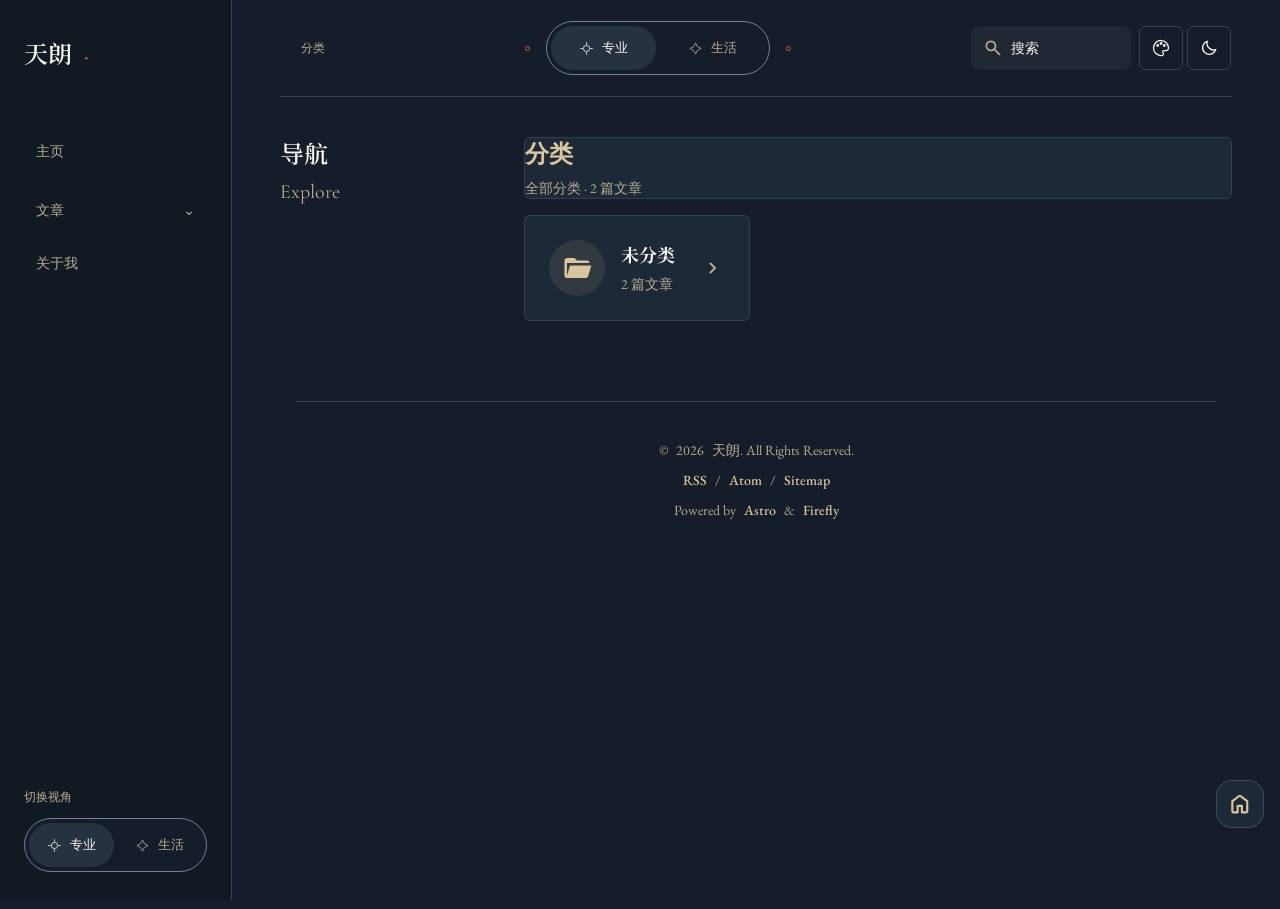
<file: categories/index.html>
<!DOCTYPE html><html data-palette="fusion" data-content-mode="professional" data-reader-theme="auto" data-palette-choice="auto" lang="zh-CN" class="bg-(--page-bg) text-[14px] md:text-[16px]" data-wallpaper-mode="none" data-fullscreen-layout="classic" data-tag-style="pill" data-category-style="rectangle" style="--page-width: 100rem;--navbar-panel-blur: 12px;--banner-height-home: 65vh;--banner-height-non-home: max(45vh, 380px);--banner-height: 35vh;" data-astro-cid-ju4pidww><head><meta charset="UTF-8"><script>(()=>{const root=document.documentElement,q=new URLSearchParams(location.search),read=key=>{try{return localStorage.getItem(key)}catch(e){return null}},mode=q.get("mode")||read("reader-content-mode")||root.dataset.contentMode;root.dataset.contentMode=mode==="personal"?"personal":"professional";const theme=q.get("theme")||read("reader-theme")||read("theme")||root.dataset.readerTheme;root.dataset.readerTheme=["light","dark","system"].includes(theme)?theme:"auto";const palette=q.get("palette")||read("reader-palette")||read("palette")||root.dataset.paletteChoice;root.dataset.paletteChoice=["fusion","warm-paper","spectrum","lark","warm-lark"].includes(palette)?palette:"auto",root.dataset.palette=root.dataset.paletteChoice==="auto"?"fusion":root.dataset.paletteChoice;const dark=root.dataset.readerTheme==="auto"?root.dataset.contentMode==="professional":root.dataset.readerTheme==="system"?matchMedia("(prefers-color-scheme: dark)").matches:root.dataset.readerTheme==="dark";root.classList.toggle("dark",dark),root.dataset.mode=dark?"dark":"light"})();
</script><style>
			@layer properties, theme, base, components, utilities;
		</style><title>分类 - 天朗</title><meta name="description" content="个人站点，内容陆续补充。"><meta name="keywords" content="博客, 个人站点"><meta name="author" content="天朗"><link rel="canonical" href="https://derivative2002.github.io/categories/"><meta property="og:site_name" content="天朗"><meta property="og:locale" content="zh_CN"><meta property="og:url" content="https://derivative2002.github.io/categories/"><meta property="og:title" content="分类 - 天朗"><meta property="og:description" content="个人站点，内容陆续补充。"><meta property="og:image" content="https://derivative2002.github.io/_astro/site-light.DlgTCT9r.png"><meta property="og:image:width" content="96"><meta property="og:image:height" content="96"><meta property="og:image:alt" content="分类 - 天朗"><meta name="twitter:image" content="https://derivative2002.github.io/_astro/site-light.DlgTCT9r.png"><meta name="twitter:image:alt" content="分类 - 天朗"><meta property="og:type" content="website"><meta name="twitter:card" content="summary_large_image"><meta name="twitter:url" content="https://derivative2002.github.io/categories/"><meta name="twitter:title" content="分类 - 天朗"><meta name="twitter:description" content="个人站点，内容陆续补充。"><meta name="viewport" content="width=device-width, initial-scale=1"><meta name="generator" content="Astro v7.3.2"><meta name="theme-color" content="hsl(165 90% 60%)"><link rel="icon" href="/favicon/site-180.png" sizes="180x180"><link rel="icon" href="/favicon/site-32.png" sizes="32x32"><link rel="apple-touch-icon" href="/favicon/site-180.png" type="image/png" sizes="180x180"><!-- 为特定域名的图片添加 referrerpolicy 以解决 403 问题 --><!-- 注：静态图片（ImageWrapper 组件、Markdown 正文图）已在构建期加好 referrerpolicy；
         此脚本仅作为运行时兜底，处理动态注入的图片（解密内容、第三方评论/统计部件等）。 --><!-- Set the theme before the page is rendered to avoid a flash --><script>(function(){const defaultMode="system",defaultWallpaperMode="none",darkTheme="one-dark-pro",lightTheme="one-light",fullscreenLayout="classic",LIGHT_MODE="light",DARK_MODE="dark",SYSTEM_MODE="system",readSetting=key=>{try{return localStorage.getItem(key)}catch(e){return null}},removeSetting=key=>{try{localStorage.removeItem(key)}catch(e){}},preference=document.documentElement.dataset.readerTheme||"auto",theme=preference==="auto"?document.documentElement.dataset.contentMode==="personal"?"light":"dark":preference;function getSystemTheme(){return window.matchMedia("(prefers-color-scheme: dark)").matches?DARK_MODE:LIGHT_MODE}function resolveTheme(themeValue){return themeValue===SYSTEM_MODE?getSystemTheme():themeValue}const resolvedTheme=resolveTheme(theme),isDark=resolvedTheme===DARK_MODE;document.documentElement.dataset.mode=resolvedTheme,isDark?document.documentElement.classList.add("dark"):document.documentElement.classList.remove("dark"),document.documentElement.setAttribute("data-theme",isDark?darkTheme:lightTheme);const storedCardOpacity=readSetting("overlayCardOpacity"),parsedCardOpacity=storedCardOpacity===null?NaN:Number.parseFloat(storedCardOpacity),resolvedCardOpacity=Number.isFinite(parsedCardOpacity)?Math.min(1,Math.max(0,parsedCardOpacity)):.6;document.documentElement.style.setProperty("--card-transparent-opacity",String(resolvedCardOpacity));const storedFullscreenLayout=null;removeSetting("fullscreenLayout");const resolvedFullscreenLayout=storedFullscreenLayout==="hero"||storedFullscreenLayout==="classic"?storedFullscreenLayout:fullscreenLayout;document.documentElement.setAttribute("data-fullscreen-layout",resolvedFullscreenLayout);const wallpaperMode=defaultWallpaperMode;if(document.documentElement.setAttribute("data-wallpaper-mode",wallpaperMode),!window.__fireflyLayoutTransitionGuard){window.__fireflyLayoutTransitionGuard=!0,document.documentElement.setAttribute("data-layout-init","");const removeLayoutInit=()=>document.documentElement.removeAttribute("data-layout-init");document.readyState==="complete"?requestAnimationFrame(removeLayoutInit):window.addEventListener("load",removeLayoutInit,{once:!0})}(function(){const wavesEnabled=readSetting("wavesEnabled");wavesEnabled!==null&&document.documentElement.setAttribute("data-waves-enabled",wavesEnabled)})(),(function(){const gradientEnabled=readSetting("gradientEnabled");gradientEnabled!==null&&document.documentElement.setAttribute("data-gradient-enabled",gradientEnabled)})(),(function(){const bannerTitleEnabled=readSetting("bannerTitleEnabled");bannerTitleEnabled!==null&&document.documentElement.setAttribute("data-banner-title-enabled",bannerTitleEnabled)})()})();
</script><!-- defines global css variables. This will be applied to <html> <body> and some other elements idk why --><link rel="alternate" type="application/rss+xml" title="天朗" href="https://derivative2002.github.io/rss.xml"><link rel="alternate" type="application/atom+xml" title="天朗" href="https://derivative2002.github.io/atom.xml"><!-- Font Setup (Astro Font API) --><!-- Local heading faces and system stacks are defined in styles/fonts.css. --><script type="module">document.fonts&&typeof document.fonts.ready<"u"&&document.fonts.ready.then(()=>{document.dispatchEvent(new CustomEvent("fontsLoaded"))}).catch(n=>{console.warn("Font loading failed:",n)});
</script><link rel="stylesheet" href="/_astro/MainGridLayout.CMjX8gTn.css"><link rel="stylesheet" href="/_astro/Layout.gPLbRrBm.css"><script type="module" src="/_astro/page.BpqnxC_1.js"></script></head><body class="min-h-screen" style="--page-width: 100rem;--navbar-panel-blur: 12px;--banner-height-home: 65vh;--banner-height-non-home: max(45vh, 380px);--banner-height: 35vh;" data-astro-cid-ju4pidww><!-- 首帧前按运行时壁纸模式翻转卡片透明类（布局已由 data-wallpaper-mode 属性规则接管） --><script>(function(){const wm=document.documentElement.getAttribute("data-wallpaper-mode");wm&&document.body.classList.toggle("wallpaper-transparent",wm==="overlay"||wm==="fullscreen"&&document.documentElement.getAttribute("data-fullscreen-layout")==="hero")})();
</script><div id="progress-bar" style="--page-width: 100rem;--navbar-panel-blur: 12px;--banner-height-home: 65vh;--banner-height-non-home: max(45vh, 380px);--banner-height: 35vh;" data-astro-cid-ju4pidww></div><script>(function(){(function(){var stored=localStorage.getItem("cardBorderEnabled"),border=stored!==null?stored==="true":!1;border?document.documentElement.classList.add("enable-card-border"):document.documentElement.classList.remove("enable-card-border"),stored=localStorage.getItem("cardFollowThemeEnabled");var follow=stored!==null?stored==="true":!1;follow?document.body.classList.add("card-follow-theme-hue"):document.body.classList.remove("card-follow-theme-hue")})()})();
</script><!-- 页面顶部渐变高光效果 - 只在full和semifull模式下显示 --><!-- 全局配置载体 --><div id="config-carrier" data-hue="165" data-wallpaper-mode="none"></div><script data-swup-ignore-script>(function(){const managerConfigStr='{"mode":"local","meting":{"api":"https://api.i-meto.com/meting/api?server=:server&type=:type&id=:id&r=:r","server":"netease","type":"playlist","id":"","auth":"","fallbackApis":[]},"localPlaylist":[],"volume":0.7,"playMode":"list","showLyrics":false,"i18n":{"noPlaying":"\u6682\u672A\u64AD\u653E","lyrics":"\u6B4C\u8BCD","volume":"\u97F3\u91CF","playMode":"\u5207\u6362\u64AD\u653E\u6A21\u5F0F","prev":"\u4E0A\u4E00\u9996","next":"\u4E0B\u4E00\u9996","playlist":"\u5217\u8868","noLyrics":"\u6682\u65E0\u6B4C\u8BCD","loadingLyrics":"\u6B63\u5728\u52A0\u8F7D\u6B4C\u8BCD...","failedLyrics":"\u6B4C\u8BCD\u52A0\u8F7D\u5931\u8D25","noSongs":"\u6682\u65E0\u6B4C\u66F2","error":"\u64AD\u653E\u5668\u9519\u8BEF","play":"\u64AD\u653E","pause":"\u6682\u505C","progress":"\u64AD\u653E\u8FDB\u5EA6","noCover":"\u6682\u65E0\u5C01\u9762"}}';(function(){if(window.__fireflyMusic)return;var config=JSON.parse(managerConfigStr);function formatTime(seconds){if(!seconds||isNaN(seconds))return"0:00";var min=Math.floor(seconds/60),sec=Math.floor(seconds%60);return min+":"+(sec<10?"0":"")+sec}function parseLRC(lrc){if(!lrc)return[];var lines=lrc.split(`
`),result=[],timeReg=/\[(\d{2}):(\d{2})\.(\d{2,3})\]/g;return lines.forEach(function(line){var matches=Array.from(line.matchAll(timeReg));if(matches.length>0){var text=line.replace(timeReg,"").trim();text&&matches.forEach(function(match){var m=parseInt(match[1]),s=parseInt(match[2]),ms=parseInt(match[3]),time=m*60+s+ms/(match[3].length===3?1e3:100);result.push({time,text})})}}),result.sort(function(a,b){return a.time-b.time})}var audio=document.createElement("audio");audio.crossOrigin="anonymous",audio.style.display="none",audio.preload="none",document.body.appendChild(audio),audio.pause();var loadVersion=0,state={playlist:[],currentIndex:0,isPlaying:!1,playMode:0,volume:localStorage.getItem("music-player-volume")!==null?parseFloat(localStorage.getItem("music-player-volume")):config.volume||.7,isMuted:!1,lyrics:[],currentLrcIndex:-1,initialized:!1,initializing:!1,error:null};config.playMode==="random"?state.playMode=2:config.playMode==="one"?state.playMode=1:state.playMode=0;function emit(name,detail){window.dispatchEvent(new CustomEvent(name,{detail:detail||{}}))}async function fetchMetingData(){if(config.meting){for(var m=config.meting,apis=[m.api].concat(m.fallbackApis||[]),i=0;i<apis.length;i++){var baseApi=apis[i];if(baseApi)try{var fetchUrl=baseApi.replace(":server",m.server).replace(":type",m.type).replace(":id",m.id).replace(":r",Math.random());m.auth&&(fetchUrl+="&auth="+m.auth);var res=await fetch(fetchUrl);if(!res.ok)throw new Error("HTTP "+res.status);var data=await res.json();if(Array.isArray(data)&&data.length>0){state.playlist=data.map(function(item){return{name:item.title||item.name||"Unknown",artist:item.author||item.artist||"Unknown",url:item.url,pic:item.pic||item.cover||"",lrc:item.lrc}});return}}catch(e){console.warn("Meting API failed for "+baseApi,e)}}throw new Error("All Meting APIs failed")}}function loadLyrics(track){if(state.lyrics=[],state.currentLrcIndex=-1,!track.lrc){emit("fm:lyrics",{lyrics:[],status:"none"});return}var isLrcUrl=/^(https?:)?\/\//.test(track.lrc)||track.lrc.startsWith("/")||/\.(lrc|txt)(\?|#|$)/i.test(track.lrc);isLrcUrl?(emit("fm:lyrics",{lyrics:[],status:"loading"}),fetch(track.lrc).then(function(r){return r.text()}).then(function(text){state.lyrics=parseLRC(text),emit("fm:lyrics",{lyrics:state.lyrics,status:"loaded"})}).catch(function(){state.lyrics=[],emit("fm:lyrics",{lyrics:[],status:"failed"})})):(state.lyrics=parseLRC(track.lrc),emit("fm:lyrics",{lyrics:state.lyrics,status:state.lyrics.length>0?"loaded":"none"}))}var currentTrackUrls=[],currentTrackUrlIndex=0,errorSkipTimeout=null;function tryPlayCurrentTrackUrl(autoPlay,ver){if(ver===loadVersion){var playUrl=currentTrackUrls[currentTrackUrlIndex];audio.src=playUrl,autoPlay?audio.play().then(function(){ver===loadVersion&&(state.isPlaying=!0,state.error=null,emit("fm:play-state",{isPlaying:!0}))}).catch(function(e){ver===loadVersion&&e.name!=="AbortError"&&console.warn("Autoplay blocked:",e)}):(state.isPlaying=!1,emit("fm:play-state",{isPlaying:!1}))}}function loadTrack(index,autoPlay){if(!(index<0||index>=state.playlist.length)){state.currentIndex=index;var track=state.playlist[index],ver=++loadVersion;errorSkipTimeout&&(clearTimeout(errorSkipTimeout),errorSkipTimeout=null),currentTrackUrls=[track.url],currentTrackUrlIndex=0;var matchId=track.url.match(/[?&]id=([^&]+)/),matchServer=track.url.match(/[?&]server=([^&]+)/);matchId&&matchServer&&config.meting&&config.meting.fallbackApis&&config.meting.fallbackApis.forEach(function(fallback){var fallbackUrl=fallback.replace(":server",matchServer[1]).replace(":type","url").replace(":id",matchId[1]);currentTrackUrls.indexOf(fallbackUrl)===-1&&currentTrackUrls.push(fallbackUrl)}),loadLyrics(track),emit("fm:track",{index,track,autoPlay:!!autoPlay}),tryPlayCurrentTrackUrl(autoPlay,ver)}}function togglePlay(){audio.paused?audio.play().then(function(){state.isPlaying=!0,emit("fm:play-state",{isPlaying:!0})}).catch(function(e){e.name!=="AbortError"&&console.warn("Playback failed:",e)}):(audio.pause(),state.isPlaying=!1,emit("fm:play-state",{isPlaying:!1}))}function playNext(auto){if(state.playMode===1&&auto){audio.currentTime=0,audio.play();return}var nextIndex;state.playMode===2?nextIndex=Math.floor(Math.random()*state.playlist.length):nextIndex=(state.currentIndex+1)%state.playlist.length,loadTrack(nextIndex,!0)}function playPrev(){var prevIndex;state.playMode===2?prevIndex=Math.floor(Math.random()*state.playlist.length):prevIndex=(state.currentIndex-1+state.playlist.length)%state.playlist.length,loadTrack(prevIndex,!0)}function setPlayMode(mode){state.playMode=mode,emit("fm:mode",{playMode:mode})}function cyclePlayMode(){setPlayMode((state.playMode+1)%3)}function setVolume(val){val=Math.max(0,Math.min(1,val)),state.volume=val,state.isMuted=!1,audio.volume=val,audio.muted=!1,localStorage.setItem("music-player-volume",val.toString()),emit("fm:volume",{volume:val,isMuted:!1})}function toggleMute(){state.isMuted=!state.isMuted,audio.muted=state.isMuted,emit("fm:volume",{volume:state.volume,isMuted:state.isMuted})}function seek(percent){audio.duration&&(audio.currentTime=Math.max(0,Math.min(1,percent))*audio.duration)}function seekToTime(time){audio.duration&&(audio.currentTime=Math.max(0,Math.min(time,audio.duration)))}function playTrackByIndex(index){index===state.currentIndex&&!audio.paused?togglePlay():loadTrack(index,!0)}audio.addEventListener("timeupdate",function(){if(!isNaN(audio.duration)){var ct=audio.currentTime,dur=audio.duration,pct=ct/dur*100;if(emit("fm:time",{currentTime:ct,duration:dur,progress:pct,currentTimeStr:formatTime(ct),durationStr:formatTime(dur)}),state.lyrics.length>0){for(var idx=-1,i=0;i<state.lyrics.length&&ct>=state.lyrics[i].time;i++)idx=i;idx!==state.currentLrcIndex&&(state.currentLrcIndex=idx,emit("fm:lrc-index",{index:idx}))}}}),audio.addEventListener("ended",function(){playNext(!0)}),audio.addEventListener("error",function(){var ver=loadVersion;currentTrackUrlIndex<currentTrackUrls.length-1?(currentTrackUrlIndex++,console.warn("Playback failed, trying fallback URL: "+currentTrackUrls[currentTrackUrlIndex]),tryPlayCurrentTrackUrl(!0,ver)):(state.error="Audio playback error",emit("fm:error",{message:"\u64AD\u653E\u5931\u8D25\uFF0C\u5373\u5C06\u81EA\u52A8\u8DF3\u8FC7..."}),errorSkipTimeout&&clearTimeout(errorSkipTimeout),errorSkipTimeout=setTimeout(function(){ver===loadVersion&&playNext(!0)},2e3))});async function init(){if(!(state.initialized||state.initializing)){state.initializing=!0;try{if(config.mode==="meting"&&config.meting?await fetchMetingData():config.mode==="local"&&(state.playlist=config.localPlaylist||[]),state.playlist.length>0){audio.volume=state.volume;var startIndex=0;state.playMode===2&&(startIndex=Math.floor(Math.random()*state.playlist.length)),state.initialized=!0,emit("fm:init",{playlist:state.playlist,playMode:state.playMode,volume:state.volume,isMuted:state.isMuted}),loadTrack(startIndex,!1)}else state.initialized=!0,emit("fm:init",{playlist:[],playMode:state.playMode,volume:state.volume,isMuted:state.isMuted}),emit("fm:error",{message:config.i18n.noSongs})}catch(e){console.error("Music Manager init error:",e),state.initialized=!0,emit("fm:init",{playlist:[],playMode:state.playMode,volume:state.volume,isMuted:state.isMuted}),emit("fm:error",{message:config.i18n.error})}finally{state.initializing=!1}}}window.__fireflyMusic={init,getState:function(){var track=state.playlist[state.currentIndex]||null;return{playlist:state.playlist,currentIndex:state.currentIndex,track,isPlaying:state.isPlaying,playMode:state.playMode,volume:state.volume,isMuted:state.isMuted,currentTime:audio.currentTime,duration:audio.duration||0,progress:audio.duration?audio.currentTime/audio.duration*100:0,currentTimeStr:formatTime(audio.currentTime),durationStr:formatTime(audio.duration),lyrics:state.lyrics,currentLrcIndex:state.currentLrcIndex,initialized:state.initialized,error:state.error,config}},togglePlay,playNext:function(){playNext(!1)},playPrev,cyclePlayMode,setVolume,toggleMute,seek,seekToTime,playTrackByIndex,loadTrack}})()})();
</script><div class="reading-texture" aria-hidden="true"><span class="reading-grain larger" style="left:0%;top:0%"></span><span class="reading-grain" style="left:61.803398875%;top:37.231%"></span><span class="reading-grain" style="left:23.60679775%;top:74.462%"></span><span class="reading-grain" style="left:85.410196625%;top:11.693000000000012%"></span><span class="reading-grain" style="left:47.2135955%;top:48.92400000000001%"></span><span class="reading-grain" style="left:9.016994374999967%;top:86.155%"></span><span class="reading-grain" style="left:70.82039325%;top:23.386000000000024%"></span><span class="reading-grain" style="left:32.62379212500002%;top:60.61700000000002%"></span><span class="reading-grain" style="left:94.427191%;top:97.84800000000001%"></span><span class="reading-grain larger" style="left:56.230589874999964%;top:35.07900000000001%"></span><span class="reading-grain" style="left:18.033988749999935%;top:72.31%"></span><span class="reading-grain" style="left:79.83738762500002%;top:9.540999999999997%"></span><span class="reading-grain" style="left:41.64078649999999%;top:46.77200000000005%"></span><span class="reading-grain" style="left:3.444185374999961%;top:84.00300000000004%"></span><span class="reading-grain" style="left:65.24758425000005%;top:21.234000000000037%"></span><span class="reading-grain" style="left:27.050983125000016%;top:58.46500000000003%"></span><span class="reading-grain" style="left:88.85438199999999%;top:95.69600000000003%"></span><span class="reading-grain" style="left:50.65778087500007%;top:32.92700000000002%"></span><span class="reading-grain larger" style="left:12.461179749999928%;top:70.15800000000002%"></span><span class="reading-grain" style="left:74.26457862500001%;top:7.38900000000001%"></span><span class="reading-grain" style="left:36.06797749999987%;top:44.620000000000005%"></span><span class="reading-grain" style="left:97.87137637499995%;top:81.851%"></span><span class="reading-grain" style="left:59.67477525000004%;top:19.081999999999994%"></span><span class="reading-grain" style="left:21.478174124999896%;top:56.31299999999999%"></span><span class="reading-grain" style="left:83.28157299999998%;top:93.5440000000001%"></span><span class="reading-grain" style="left:45.084971875000065%;top:30.77500000000009%"></span><span class="reading-grain" style="left:6.888370749999922%;top:68.00600000000009%"></span><span class="reading-grain larger" style="left:68.691769625%;top:5.23700000000008%"></span><span class="reading-grain" style="left:30.49516850000009%;top:42.468000000000075%"></span><span class="reading-grain" style="left:92.29856737499995%;top:79.69900000000007%"></span><span class="reading-grain" style="left:54.10196625000003%;top:16.930000000000064%"></span><span class="reading-grain" style="left:15.90536512499989%;top:54.16100000000006%"></span><span class="reading-grain" style="left:77.70876399999997%;top:91.39200000000005%"></span><span class="reading-grain" style="left:39.51216287500006%;top:28.623000000000047%"></span><span class="reading-grain" style="left:1.3155617500001426%;top:65.85400000000004%"></span><span class="reading-grain" style="left:63.118960625%;top:3.0850000000000364%"></span><span class="reading-grain larger" style="left:24.922359499999857%;top:40.31600000000003%"></span><span class="reading-grain" style="left:86.72575837500017%;top:77.54700000000003%"></span><span class="reading-grain" style="left:48.529157250000026%;top:14.77800000000002%"></span><span class="reading-grain" style="left:10.332556124999883%;top:52.009000000000015%"></span><span class="reading-grain" style="left:72.13595499999974%;top:89.24000000000001%"></span><span class="reading-grain" style="left:33.93935387500005%;top:26.471000000000004%"></span><span class="reading-grain" style="left:95.74275274999991%;top:63.702%"></span><span class="reading-grain" style="left:57.546151624999766%;top:0.9329999999999927%"></span><span class="reading-grain" style="left:19.349550500000078%;top:38.16399999999999%"></span><span class="reading-grain larger" style="left:81.15294937499993%;top:75.39499999999998%"></span><span class="reading-grain" style="left:42.95634824999979%;top:12.625999999999976%"></span><span class="reading-grain" style="left:4.7597471250001036%;top:49.85699999999997%"></span><span class="reading-grain" style="left:66.56314599999996%;top:87.08800000000019%"></span><span class="reading-grain" style="left:28.366544874999818%;top:24.319000000000187%"></span><span class="reading-grain" style="left:90.16994375000013%;top:61.55000000000018%"></span><span class="reading-grain" style="left:51.97334262499999%;top:98.78100000000018%"></span><span class="reading-grain" style="left:13.776741499999844%;top:36.01200000000017%"></span><span class="reading-grain" style="left:75.58014037500016%;top:73.24300000000017%"></span><span class="reading-grain larger" style="left:37.38353925000001%;top:10.47400000000016%"></span><span class="reading-grain" style="left:99.18693812499987%;top:47.705000000000155%"></span><span class="reading-grain" style="left:60.99033700000018%;top:84.93600000000015%"></span><span class="reading-grain" style="left:22.79373587500004%;top:22.166999999999916%"></span><span class="reading-grain" style="left:84.5971347499999%;top:59.39800000000014%"></span><span class="reading-grain" style="left:46.40053362499975%;top:96.6289999999999%"></span><span class="reading-grain" style="left:8.203932500000064%;top:33.86000000000013%"></span><span class="reading-grain" style="left:70.00733137499992%;top:71.0909999999999%"></span><span class="reading-grain" style="left:31.81073024999978%;top:8.322000000000116%"></span><span class="reading-grain larger" style="left:93.61412912500009%;top:45.552999999999884%"></span><span class="reading-grain" style="left:55.41752799999995%;top:82.7840000000001%"></span><span class="reading-grain" style="left:17.220926874999805%;top:20.015000000000327%"></span><span class="reading-grain" style="left:79.02432575000012%;top:57.246000000000095%"></span><span class="reading-grain" style="left:40.82772462499997%;top:94.47700000000032%"></span><span class="reading-grain" style="left:2.6311235000002853%;top:31.708000000000084%"></span><span class="reading-grain" style="left:64.43452237499969%;top:68.9390000000003%"></span><span class="reading-grain" style="left:26.23792125%;top:6.170000000000073%"></span><span class="reading-grain" style="left:88.04132012500031%;top:43.401000000000295%"></span><span class="reading-grain larger" style="left:49.844718999999714%;top:80.63200000000006%"></span><span class="reading-grain" style="left:11.648117875000025%;top:17.863000000000284%"></span><span class="reading-grain" style="left:73.45151675000034%;top:55.09400000000005%"></span><span class="reading-grain" style="left:35.25491562499974%;top:92.32500000000027%"></span><span class="reading-grain" style="left:97.05831450000005%;top:29.55600000000004%"></span><span class="reading-grain" style="left:58.86171337500036%;top:66.78700000000026%"></span><span class="reading-grain" style="left:20.665112249999765%;top:4.018000000000029%"></span><span class="reading-grain" style="left:82.46851112500008%;top:41.24900000000025%"></span><span class="reading-grain" style="left:44.27190999999948%;top:78.48000000000002%"></span><span class="reading-grain larger" style="left:6.075308874999791%;top:15.71100000000024%"></span><span class="reading-grain" style="left:67.8787077500001%;top:52.94200000000001%"></span><span class="reading-grain" style="left:29.682106624999506%;top:90.17300000000023%"></span><span class="reading-grain" style="left:91.48550549999982%;top:27.403999999999996%"></span><span class="reading-grain" style="left:53.28890437500013%;top:64.63500000000022%"></span><span class="reading-grain" style="left:15.092303249999532%;top:1.8659999999999854%"></span><span class="reading-grain" style="left:76.89570212499984%;top:39.09700000000021%"></span><span class="reading-grain" style="left:38.699101000000155%;top:76.32799999999997%"></span><span class="reading-grain" style="left:0.5024998749995575%;top:13.559000000000196%"></span><span class="reading-grain larger" style="left:62.30589874999987%;top:50.789999999999964%"></span><span class="reading-grain" style="left:24.10929762500018%;top:88.02100000000019%"></span><span class="reading-grain" style="left:85.91269649999958%;top:25.251999999999953%"></span><span class="reading-grain" style="left:47.716095374999895%;top:62.483000000000175%"></span><span class="reading-grain" style="left:9.519494250000207%;top:99.71399999999994%"></span><span class="reading-grain" style="left:71.32289312499961%;top:36.945000000000164%"></span><span class="reading-grain" style="left:33.12629199999992%;top:74.17600000000039%"></span><span class="reading-grain" style="left:94.92969087500023%;top:11.407000000000153%"></span><span class="reading-grain" style="left:56.733089749999635%;top:48.638000000000375%"></span><span class="reading-grain larger" style="left:18.536488624999947%;top:85.86900000000014%"></span><span class="reading-grain" style="left:80.33988750000026%;top:23.100000000000364%"></span><span class="reading-grain" style="left:42.14328637499966%;top:60.33100000000013%"></span><span class="reading-grain" style="left:3.946685249999973%;top:97.56200000000035%"></span><span class="reading-grain" style="left:65.75008412500028%;top:34.79300000000012%"></span><span class="reading-grain" style="left:27.553482999999687%;top:72.02400000000034%"></span><span class="reading-grain" style="left:89.356881875%;top:9.25500000000011%"></span><span class="reading-grain" style="left:51.16028075000031%;top:46.48600000000033%"></span><span class="reading-grain" style="left:12.963679624999713%;top:83.7170000000001%"></span><span class="reading-grain larger" style="left:74.76707850000003%;top:20.94800000000032%"></span><span class="reading-grain" style="left:36.57047737500034%;top:58.17900000000009%"></span></div><aside class="redesign-sidebar" aria-label="站点导航"><a class="redesign-brand" href="/">天朗<span aria-hidden="true">·</span></a><nav class="redesign-nav"><a href="/">主页</a><details><summary>文章<span aria-hidden="true">⌄</span></summary><div><a href="/archive/">归档</a><a href="/categories/">分类</a><a href="/tags/">标签</a><a href="/series/">系列</a></div></details><a href="/about/">关于我</a></nav><div class="redesign-sidebar-bottom"><p>切换视角</p><div class="content-mode-switch" role="group" aria-label="内容模式"><button type="button" data-content-mode-target="professional" aria-pressed="true"><svg viewBox="0 0 24 24" aria-hidden="true"><circle cx="12" cy="12" r="5"></circle><path d="M12 2v4M12 18v4M2 12h4M18 12h4"></path></svg><span>专业</span></button><button type="button" data-content-mode-target="personal" aria-pressed="false"><svg viewBox="0 0 24 24" aria-hidden="true"><path d="m12 3 3 6 6 3-6 3-3 6-3-6-6-3 6-3Z"></path></svg><span>生活</span></button></div></div></aside><!-- 导航栏外壳（从 MainGridLayout.astro 迁出） --><div id="top-row" class="z-50 pointer-events-none relative transition-all duration-700 mx-auto w-full xl:w-[92vw] max-w-(--page-width) px-0 md:px-4"><div id="navbar-wrapper" class="pointer-events-auto transition-all sticky top-0"><div id="navbar" class="z-50" style="--navbar-glass-blur: 0px;" data-transparent-mode="semi" data-is-home="false" data-full-width="false"><script>(function(){const bannerTMode="semi",fsTMode="semifull";(function(){const wm=document.documentElement.getAttribute("data-wallpaper-mode"),navbar=document.getElementById("navbar");if(!wm||!navbar)return;const isHome=navbar.getAttribute("data-is-home")==="true";let mode,blur;wm==="fullscreen"?(mode=fsTMode==="semifull"&&isHome?"semifull":"semi",blur=12):wm==="banner"?(mode=bannerTMode==="semifull"&&!isHome?"semi":bannerTMode,blur=mode==="none"?0:12):(mode="none",blur=0),navbar.setAttribute("data-transparent-mode",mode),navbar.style.setProperty("--navbar-glass-blur",`${blur}px`)})()})();
</script><div class="overflow-visible! h-18 px-4"><div class="mx-auto h-full w-full max-w-(--page-width) grid grid-cols-[auto_minmax(0,1fr)_auto] items-center"><a href="/" class="btn-plain scale-animation rounded-lg h-13 px-3 md:px-5 font-bold active:scale-95"><div class="flex flex-row items-center text-md dark:text-white text-black" style="font-family: var(--font-navbar-title, inherit)"><picture><source srcset="/_astro/site-light.DlgTCT9r_ZU1KxS.webp 28w, /_astro/site-light.DlgTCT9r_Z1kIve4.webp 56w" type="image/webp"><img src="/_astro/site-light.DlgTCT9r_ZhSDHx.webp" srcset="/_astro/site-light.DlgTCT9r_ZU1KxS.webp 28w, /_astro/site-light.DlgTCT9r_Z1kIve4.webp 56w" alt="天朗" data-logo-theme="light" loading="eager" fetchpriority="high" decoding="async" width="96" height="96" class="navbar-logo h-7 w-7 mb-1 mr-2 object-contain dark:hidden"></picture><picture><source srcset="/_astro/site-dark.BhGWqPP__Z25Ojub.webp 28w, /_astro/site-dark.BhGWqPP__rjhTP.webp 56w" type="image/webp"><img src="/_astro/site-dark.BhGWqPP__rmK7D.webp" srcset="/_astro/site-dark.BhGWqPP__Z25Ojub.webp 28w, /_astro/site-dark.BhGWqPP__rjhTP.webp 56w" alt="天朗" data-logo-theme="dark" loading="eager" fetchpriority="high" decoding="async" width="96" height="96" class="navbar-logo h-7 w-7 mb-1 mr-2 object-contain hidden dark:block"></picture><span class="redesign-location" data-navbar-location>天朗</span><span class="redesign-mobile-brand">天朗</span></div></a><div class="redesign-top-mode"><i aria-hidden="true"></i><div class="content-mode-switch" role="group" aria-label="内容模式"><button type="button" data-content-mode-target="professional" aria-pressed="true"><svg viewBox="0 0 24 24" aria-hidden="true"><circle cx="12" cy="12" r="5"></circle><path d="M12 2v4M12 18v4M2 12h4M18 12h4"></path></svg><span>专业</span></button><button type="button" data-content-mode-target="personal" aria-pressed="false"><svg viewBox="0 0 24 24" aria-hidden="true"><path d="m12 3 3 6 6 3-6 3-3 6-3-6-6-3 6-3Z"></path></svg><span>生活</span></button></div><i aria-hidden="true"></i></div><div class="flex col-start-3 justify-self-end"><!--<SearchPanel client:load>--><style>astro-island,astro-slot,astro-static-slot{display:contents}</style><script>(()=>{var e=async t=>{await(await t())()};(self.Astro||(self.Astro={})).load=e,window.dispatchEvent(new Event("astro:load"))})();
</script><script>(()=>{var g=Object.defineProperty,w=(a,s,c)=>s in a?g(a,s,{enumerable:!0,configurable:!0,writable:!0,value:c}):a[s]=c,l=(a,s,c)=>w(a,typeof s!="symbol"?s+"":s,c),E=new Set(["__proto__","constructor","prototype"]);{let a={0:t=>y(t),1:t=>c(t),2:t=>new RegExp(t),3:t=>new Date(t),4:t=>new Map(c(t)),5:t=>new Set(c(t)),6:t=>BigInt(t),7:t=>new URL(t),8:t=>new Uint8Array(t),9:t=>new Uint16Array(t),10:t=>new Uint32Array(t),11:t=>Number.POSITIVE_INFINITY*t},s=t=>{let[p,e]=t;return p in a?a[p](e):void 0},c=t=>t.map(s),y=t=>typeof t!="object"||t===null?t:Object.fromEntries(Object.entries(t).map(([p,e])=>[p,s(e)]));class f extends HTMLElement{constructor(){super(...arguments),l(this,"Component"),l(this,"hydrator"),l(this,"hydrate",async()=>{var b;if(!this.hydrator||!this.isConnected)return;let e=(b=this.parentElement)==null?void 0:b.closest("astro-island[ssr]");if(e){e.addEventListener("astro:hydrate",this.hydrate,{once:!0});return}let r=this.querySelectorAll("astro-slot"),n={},d=this.querySelectorAll("template[data-astro-template]");for(let o of d){let i=o.closest(this.tagName);i!=null&&i.isSameNode(this)&&(n[o.getAttribute("data-astro-template")||"default"]=o.innerHTML,o.remove())}for(let o of r){let i=o.closest(this.tagName);i!=null&&i.isSameNode(this)&&(n[o.getAttribute("name")||"default"]=o.innerHTML)}let u;try{u=this.hasAttribute("props")?y(JSON.parse(this.getAttribute("props"))):{}}catch(o){let i=this.getAttribute("component-url")||"<unknown>",v=this.getAttribute("component-export");throw v&&(i+=` (export ${v})`),console.error(`[hydrate] Error parsing props for component ${i}`,this.getAttribute("props"),o),o}let h;await this.hydrator(this)(this.Component,u,n,{client:this.getAttribute("client")}),this.removeAttribute("ssr"),this.dispatchEvent(new CustomEvent("astro:hydrate"))}),l(this,"unmount",()=>{this.isConnected||this.dispatchEvent(new CustomEvent("astro:unmount"))})}disconnectedCallback(){document.removeEventListener("astro:after-swap",this.unmount),document.addEventListener("astro:after-swap",this.unmount,{once:!0})}connectedCallback(){if(!this.hasAttribute("await-children")||document.readyState==="interactive"||document.readyState==="complete")this.childrenConnectedCallback();else{let e=()=>{document.removeEventListener("DOMContentLoaded",e),r.disconnect(),this.childrenConnectedCallback()},r=new MutationObserver(()=>{var n;((n=this.lastChild)==null?void 0:n.nodeType)===Node.COMMENT_NODE&&this.lastChild.nodeValue==="astro:end"&&(this.lastChild.remove(),e())});r.observe(this,{childList:!0}),document.addEventListener("DOMContentLoaded",e)}}async childrenConnectedCallback(){let e=this.getAttribute("before-hydration-url");e&&await import(e),this.start()}getRetryImportUrl(e){let r=new URL(e,document.baseURI);return r.searchParams.set("astro-retry",Date.now().toString()),r.toString()}async importWithRetry(e){try{return await import(e)}catch(r){return await new Promise(n=>setTimeout(n,1e3)),import(this.getRetryImportUrl(e))}}handleHydrationError(e){let r=this.getAttribute("component-url"),n=new CustomEvent("astro:hydration-error",{cancelable:!0,bubbles:!0,composed:!0,detail:{error:e,componentUrl:r}});this.dispatchEvent(n)&&console.error(`[astro-island] Error hydrating ${r}`,e)}async start(){let e=JSON.parse(this.getAttribute("opts")),r=this.getAttribute("client");if(Astro[r]===void 0){window.addEventListener(`astro:${r}`,()=>this.start(),{once:!0});return}try{await Astro[r](async()=>{let n=this.getAttribute("renderer-url");try{let[d,{default:u}]=await Promise.all([this.importWithRetry(this.getAttribute("component-url")),n?this.importWithRetry(n):Promise.resolve({default:()=>()=>{}})]),h=this.getAttribute("component-export")||"default";if(h.includes(".")){this.Component=d;for(let m of h.split(".")){if(E.has(m)||!this.Component||typeof this.Component!="object"&&typeof this.Component!="function"||!Object.hasOwn(this.Component,m))throw new Error(`Invalid component export path: ${h}`);this.Component=this.Component[m]}}else{if(E.has(h))throw new Error(`Invalid component export path: ${h}`);this.Component=d[h]}return this.hydrator=u,this.hydrate}catch(d){return this.handleHydrationError(d),()=>{}}},e,this)}catch(n){this.handleHydrationError(n)}}attributeChangedCallback(){this.hydrate()}}l(f,"observedAttributes",["props"]),customElements.get("astro-island")||customElements.define("astro-island",f)}})();
</script><astro-island uid="Z1Ufrb1" component-url="/_astro/Search.Bp0MaZjL.js" component-export="default" renderer-url="/_astro/client.svelte.BG3JpSQe.js" props="{}" ssr client="load" opts="{&quot;name&quot;:&quot;Search&quot;,&quot;value&quot;:true}" await-children><!--[--><div id="search-bar" class="hidden lg:flex transition-all items-center h-11 mr-2 rounded-lg bg-black/4 hover:bg-black/6 focus-within:bg-black/6 dark:bg-white/5 dark:hover:bg-white/10 dark:focus-within:bg-white/10"><!--[0--><!--[0--><!--[0--><svg xmlns="http://www.w3.org/2000/svg" aria-hidden="true" role="img" class="inline-icon inline-flex items-center justify-center absolute text-[1.25rem] pointer-events-none ml-3 transition my-auto text-black/30 dark:text-white/30" width="1em" height="1em" viewBox="0 0 24 24"><!----><path fill="currentColor" d="m19.6 21l-6.3-6.3q-.75.6-1.725.95T9.5 16q-2.725 0-4.612-1.888T3 9.5t1.888-4.612T9.5 3t4.613 1.888T16 9.5q0 1.1-.35 2.075T14.7 13.3l6.3 6.3zM9.5 14q1.875 0 3.188-1.312T14 9.5t-1.312-3.187T9.5 5T6.313 6.313T5 9.5t1.313 3.188T9.5 14"/><!----></svg><!--]--><!--]--><!--]--><!----> <input id="search-input-desktop" placeholder="搜索" value="" aria-controls="search-panel" data-floating-panel-no-expanded="" class="transition-all pl-10 text-sm bg-transparent outline-0 h-full w-40 active:w-60 focus:w-60 text-black/50 dark:text-white/50 svelte-1n2o1uz"/></div> <button aria-label="Search Panel" aria-controls="search-panel" aria-expanded="false" id="search-switch" class="btn-plain scale-animation lg:hidden! rounded-lg w-11 h-11 active:scale-90"><!--[0--><!--[0--><!--[0--><svg xmlns="http://www.w3.org/2000/svg" aria-hidden="true" role="img" class="inline-icon inline-flex items-center justify-center text-[1.25rem]" width="1em" height="1em" viewBox="0 0 24 24"><!----><path fill="currentColor" d="m19.6 21l-6.3-6.3q-.75.6-1.725.95T9.5 16q-2.725 0-4.612-1.888T3 9.5t1.888-4.612T9.5 3t4.613 1.888T16 9.5q0 1.1-.35 2.075T14.7 13.3l6.3 6.3zM9.5 14q1.875 0 3.188-1.312T14 9.5t-1.312-3.187T9.5 5T6.313 6.313T5 9.5t1.313 3.188T9.5 14"/><!----></svg><!--]--><!--]--><!--]--><!----></button> <div id="search-panel" class="float-panel float-panel-closed search-panel absolute md:w-120 top-20 left-4 md:left-[unset] right-4 shadow-2xl rounded-2xl p-2 svelte-1n2o1uz" data-floating-panel="" data-floating-panel-trigger="search-switch search-input-desktop" inert="" aria-hidden="true"><div id="search-bar-inside" class="flex relative lg:hidden transition-all items-center h-11 rounded-xl bg-black/4 hover:bg-black/6 focus-within:bg-black/6 dark:bg-white/5 dark:hover:bg-white/10 dark:focus-within:bg-white/10"><!--[0--><!--[0--><!--[0--><svg xmlns="http://www.w3.org/2000/svg" aria-hidden="true" role="img" class="inline-icon inline-flex items-center justify-center absolute text-[1.25rem] pointer-events-none ml-3 transition my-auto text-black/30 dark:text-white/30" width="1em" height="1em" viewBox="0 0 24 24"><!----><path fill="currentColor" d="m19.6 21l-6.3-6.3q-.75.6-1.725.95T9.5 16q-2.725 0-4.612-1.888T3 9.5t1.888-4.612T9.5 3t4.613 1.888T16 9.5q0 1.1-.35 2.075T14.7 13.3l6.3 6.3zM9.5 14q1.875 0 3.188-1.312T14 9.5t-1.312-3.187T9.5 5T6.313 6.313T5 9.5t1.313 3.188T9.5 14"/><!----></svg><!--]--><!--]--><!--]--><!----> <input placeholder="搜索" value="" class="pl-10 absolute inset-0 text-sm bg-transparent outline-0 focus:w-60 text-black/50 dark:text-white/50 svelte-1n2o1uz"/></div> <!--[2--><div class="transition first-of-type:mt-2 lg:first-of-type:mt-0 block rounded-xl text-lg px-3 py-2 text-50">找不到相关结果。</div><!--]--></div><!--]--><!--astro:end--></astro-island><div class="appearance-controls"><div class="appearance-setting" data-appearance="palette"><button type="button" class="appearance-trigger" id="appearance-palette" aria-label="配色" title="配色" aria-haspopup="menu" aria-controls="appearance-palette-menu" aria-expanded="false"><svg viewBox="0 0 24 24" aria-hidden="true"><path d="M12 3a9 9 0 1 0 0 18h1a2 2 0 0 0 1.2-3.6c-.8-.8-.2-2.4 1.4-2.4H18a3 3 0 0 0 3-3 9 9 0 0 0-9-9Z"></path><circle cx="8" cy="9" r="1"></circle><circle cx="12" cy="6.5" r="1"></circle><circle cx="16" cy="9" r="1"></circle></svg></button><div class="appearance-menu" id="appearance-palette-menu" role="menu" aria-label="配色" hidden><button type="button" role="menuitemradio" data-value="auto" aria-checked="false" tabindex="-1"><span>随模式</span><svg class="appearance-check" viewBox="0 0 24 24" aria-hidden="true"><path d="m5 12 4 4L19 6"></path></svg></button><button type="button" role="menuitemradio" data-value="fusion" aria-checked="false" tabindex="-1"><span>融合</span><svg class="appearance-check" viewBox="0 0 24 24" aria-hidden="true"><path d="m5 12 4 4L19 6"></path></svg></button><button type="button" role="menuitemradio" data-value="warm-paper" aria-checked="false" tabindex="-1"><span>暖纸</span><svg class="appearance-check" viewBox="0 0 24 24" aria-hidden="true"><path d="m5 12 4 4L19 6"></path></svg></button><button type="button" role="menuitemradio" data-value="spectrum" aria-checked="false" tabindex="-1"><span>光谱</span><svg class="appearance-check" viewBox="0 0 24 24" aria-hidden="true"><path d="m5 12 4 4L19 6"></path></svg></button><button type="button" role="menuitemradio" data-value="lark" aria-checked="false" tabindex="-1"><span>飞书蓝</span><svg class="appearance-check" viewBox="0 0 24 24" aria-hidden="true"><path d="m5 12 4 4L19 6"></path></svg></button><button type="button" role="menuitemradio" data-value="warm-lark" aria-checked="false" tabindex="-1"><span>暖纸飞书</span><svg class="appearance-check" viewBox="0 0 24 24" aria-hidden="true"><path d="m5 12 4 4L19 6"></path></svg></button></div></div><div class="appearance-setting" data-appearance="mode"><button type="button" class="appearance-trigger" id="appearance-mode" aria-label="明暗" title="明暗" aria-haspopup="menu" aria-controls="appearance-mode-menu" aria-expanded="false"><svg viewBox="0 0 24 24" aria-hidden="true"><path d="M20 14A8 8 0 0 1 10 4a8 8 0 1 0 10 10Z"></path></svg></button><div class="appearance-menu" id="appearance-mode-menu" role="menu" aria-label="明暗" hidden><button type="button" role="menuitemradio" data-value="auto" aria-checked="false" tabindex="-1"><span>随模式</span><svg class="appearance-check" viewBox="0 0 24 24" aria-hidden="true"><path d="m5 12 4 4L19 6"></path></svg></button><button type="button" role="menuitemradio" data-value="system" aria-checked="false" tabindex="-1"><span>随系统</span><svg class="appearance-check" viewBox="0 0 24 24" aria-hidden="true"><path d="m5 12 4 4L19 6"></path></svg></button><button type="button" role="menuitemradio" data-value="light" aria-checked="false" tabindex="-1"><span>亮色</span><svg class="appearance-check" viewBox="0 0 24 24" aria-hidden="true"><path d="m5 12 4 4L19 6"></path></svg></button><button type="button" role="menuitemradio" data-value="dark" aria-checked="false" tabindex="-1"><span>暗色</span><svg class="appearance-check" viewBox="0 0 24 24" aria-hidden="true"><path d="m5 12 4 4L19 6"></path></svg></button></div></div></div><script type="module" src="/_astro/AppearanceControls.astro_astro_type_script_index_0_lang.Bych5DLd.js"></script><button aria-label="导航菜单" aria-controls="nav-menu-panel" aria-expanded="false" name="Nav Menu" class="btn-plain scale-animation rounded-lg w-11 h-11 active:scale-90 lg:hidden!" id="nav-menu-switch"><svg width="1em" height="1em" viewBox="0 0 24 24" class="text-[1.25rem]" data-icon="material-symbols:menu-rounded"><symbol id="ai:material-symbols:menu-rounded"><path fill="currentColor" d="M4 18q-.425 0-.712-.288T3 17t.288-.712T4 16h16q.425 0 .713.288T21 17t-.288.713T20 18zm0-5q-.425 0-.712-.288T3 12t.288-.712T4 11h16q.425 0 .713.288T21 12t-.288.713T20 13zm0-5q-.425 0-.712-.288T3 7t.288-.712T4 6h16q.425 0 .713.288T21 7t-.288.713T20 8z"/></symbol><use href="#ai:material-symbols:menu-rounded"></use></svg></button></div></div></div></div><script type="module">function g(){let l=document.getElementById("display-settings-switch");l&&(l.onclick=function(){let e=document.getElementById("display-setting");e&&e.classList.toggle("float-panel-closed")});let o=document.getElementById("nav-menu-switch");o&&(o.onclick=function(){let e=document.getElementById("nav-menu-panel");e&&e.classList.toggle("float-panel-closed")});let c=document.getElementById("music-player-switch");c&&(c.onclick=function(){let e=document.getElementById("music-nav-panel");e&&e.classList.toggle("float-panel-closed")});let t=document.getElementById("bg-player-toggle");if(t){let e=function(i){var _a,_b;var n=t.querySelector(".bg-player-icon-play"),a=t.querySelector(".bg-player-icon-pause");n&&a&&(n.classList.toggle("hidden",i),a.classList.toggle("hidden",!i));var s=(_a=t.getAttribute("data-i18n-play"))!=null?_a:"",r=(_b=t.getAttribute("data-i18n-pause"))!=null?_b:"",f=i?r:s;t.setAttribute("title",f),t.setAttribute("aria-label",f)},d=function(){e(document.documentElement.hasAttribute("data-bg-video-playing"))};var w=e,p=d;t.onclick=function(){window.dispatchEvent(new CustomEvent("bg-player-toggle"))},window.addEventListener("bg-player-state-change",function(i){var n=i;e(n.detail&&n.detail.playing)}),window.addEventListener("wallpaperModeChange",function(i){var n=i,a=n.detail&&n.detail.mode;t.style.display=a==="none"?"none":""}),window.swup&&window.swup.hooks?window.swup.hooks.on("content:replace",d):document.addEventListener("swup:enable",function(){window.swup.hooks.on("content:replace",d)})}let m=document.getElementById("scheme-switch");m&&(m.onclick=function(){let e=document.getElementById("theme-mode-panel");e&&e.classList.toggle("float-panel-closed")}),document.addEventListener("click",function(e){const d=["display-setting","music-nav-panel","theme-mode-panel"],i=["display-settings-switch","music-player-switch","scheme-switch"];d.forEach((n,a)=>{const s=document.getElementById(n),r=document.getElementById(i[a]);s&&r&&!s.classList.contains("float-panel-closed")&&e.target instanceof Node&&!s.contains(e.target)&&!r.contains(e.target)&&s.classList.add("float-panel-closed")})})}g();function u(){const l=document.getElementById("navbar");if(!l||l.getAttribute("data-transparent-mode")!=="semifull")return;window.semifullScrollHandler&&(window.removeEventListener("scroll",window.semifullScrollHandler),window.semifullScrollHandler=void 0),l.classList.remove("scrolled");let o=!1;function c(){if(document.documentElement.classList.contains("is-page-transitioning")){document.documentElement.getAttribute("data-wallpaper-mode")!=="fullscreen"&&l.classList.remove("scrolled"),o=!1;return}(window.pageYOffset||document.documentElement.scrollTop)>50?l.classList.add("scrolled"):l.classList.remove("scrolled"),o=!1}function t(){o||(requestAnimationFrame(c),o=!0)}window.semifullScrollHandler&&window.removeEventListener("scroll",window.semifullScrollHandler),window.semifullScrollHandler=t,window.addEventListener("scroll",t,{passive:!0}),c()}window.initSemifullScrollDetection=u,document.readyState==="loading"?document.addEventListener("DOMContentLoaded",u):u();
</script><script data-swup-ignore-script>(function(){const scriptUrl="/pagefind/pagefind.js";async function loadPagefind(){try{const response=await fetch(scriptUrl,{method:"HEAD"});if(!response.ok)throw new Error(`Pagefind script not found: ${response.status}`);const pagefind=await import(scriptUrl);await pagefind.options({excerptLength:20}),window.pagefind=pagefind,document.dispatchEvent(new CustomEvent("pagefindready")),console.log("Pagefind loaded and initialized successfully, event dispatched.")}catch(error){console.error("Failed to load Pagefind:",error),window.pagefind={search:()=>Promise.resolve({results:[]}),options:()=>Promise.resolve()},document.dispatchEvent(new CustomEvent("pagefindloaderror")),console.log("Pagefind load error, event dispatched.")}}window.__loadPagefind=function(){return window.__pagefindLoading||(window.__pagefindLoading=loadPagefind()),window.__pagefindLoading}})();
</script></div></div><!-- Wallpaper - 如果允许切换则始终渲染，否则只渲染当前模式 --><div id="banner-overlay-container" class="hidden"></div><div id="banner-dim-container" class="hidden"></div><div id="content-panel" class="content-panel absolute w-full z-30 pointer-events-none"><!-- The pointer-events-none here prevent blocking the click event of the TOC --><div id="content-panel-inner" class="relative w-full xl:w-[92vw] max-w-(--page-width) mx-auto pointer-events-auto" style="--cols-md:var(--grid-sidebar-width) 1fr;--cols-xl:var(--grid-sidebar-width) 1fr;--left-display-md:contents;--left-display-xl:contents;--right-display-md:none;--right-display-xl:none;--grid-sidebar-width:17.5rem;--content-ratio-md:1;--content-ratio-xl:1"><div id="main-grid" class="transition duration-700 w-full left-0 right-0 grid mx-auto gap-4 px-2 md:px-4 mobile-no-sidebar" data-sidebar-enable="true" data-grid-hide-sidebar-on-post="false" data-sidebar-position="both" data-tablet-sidebar="left" data-no-sidebar-content-width="0.6" data-has-left-on-post="true" data-has-left-on-non-post="true" data-has-right-on-post="true" data-has-right-on-non-post="false"><div id="left-sidebar-wrapper" data-hide-sidebar-on-post="false"><div id="left-sidebar" class="mb-4 onload-animation flex flex-col w-full pt-0"><div class="flex flex-col w-full gap-4 mb-4"><aside class="reading-profile onload-animation" aria-label="天朗"><a href="/about/" class="reading-avatar" aria-label="天朗"><div class="profile-avatar-image overflow-hidden relative"><div class="lqip-placeholder absolute inset-0 pointer-events-none" style="background: linear-gradient(135deg, #51312e 0%, #242335 50%, #373246 100%)" aria-hidden="true"></div><div class="transition absolute inset-0 dark:bg-black/10 pointer-events-none"></div><picture><source srcset="/_astro/avatar.BNfFKwYu_1OkCQO.webp 56w, /_astro/avatar.BNfFKwYu_rBT1p.webp 112w" type="image/webp" sizes="56px"><img src="/_astro/avatar.BNfFKwYu_Z12IgVz.webp" srcset="/_astro/avatar.BNfFKwYu_1OkCQO.webp 56w, /_astro/avatar.BNfFKwYu_rBT1p.webp 112w" alt="天朗" style="object-position: center" loading="eager" fetchpriority="auto" sizes="56px" decoding="async" data-astro-image="constrained" data-astro-image-fit="cover" data-astro-image-pos="center" width="400" height="400" class="w-full h-full object-cover opacity-0 transition-opacity duration-500 ease-out"></picture></div></a><div class="reading-profile-copy"><a class="reading-profile-name" href="/about/">天朗</a><p>大模型的狂热爱好者，喜欢自己折腾一些好玩、看起来很酷的东西。</p></div><nav class="reading-profile-links"><a href="/rss/" rel="me">RSS</a><a href="/atom/" rel="me">Atom</a></nav></aside></div></div></div><div id="left-sidebar-dynamic" class="hidden transition-swup-fade" data-sidebar-placeholder="true"></div><div id="content-column" class="min-w-0 overflow-x-clip overflow-y-visible"><main id="swup-container" class="transition-main" data-current-post-category><h1 class="sr-only">分类</h1><div id="content-wrapper" class="onload-animation transition-leaving"><div class="redesign-page-row"><aside class="redesign-section-heading"><span>导航</span><p lang="en">Explore</p></aside><div class="redesign-page-content"><div class="card-base px-8 py-6 mb-4"><div class="text-2xl font-bold text-(--primary) mb-2">分类</div><p class="text-30 text-sm">全部分类 · 2 篇文章</p></div><div class="grid grid-cols-1 md:grid-cols-2 lg:grid-cols-3 gap-4 mb-4"><a href="/archive/?uncategorized=true" class="card-base p-6 flex items-center gap-4 group onload-animation" style="animation-delay: calc(var(--content-delay) + 0ms);"><div class="shrink-0 w-14 h-14 rounded-full bg-(--primary)/10 group-hover:bg-(--primary)/20 flex items-center justify-center transition-colors"><svg width="1em" height="1em" viewBox="0 0 24 24" class="text-3xl text-(--primary)" data-icon="material-symbols:folder-open"><symbol id="ai:material-symbols:folder-open"><path fill="currentColor" d="M4 20q-.825 0-1.412-.587T2 18V6q0-.825.588-1.412T4 4h6l2 2h8q.825 0 1.413.588T22 8H4v10l2.4-8h17.1l-2.575 8.575q-.2.65-.737 1.038T19 20z"/></symbol><use href="#ai:material-symbols:folder-open"></use></svg></div><div class="flex-1 min-w-0"><h2 class="text-lg font-bold text-90 truncate group-hover:text-(--primary) transition-colors" title="未分类">未分类</h2><p class="text-sm text-30 mt-1 group-hover:text-(--primary)/60 transition-colors">2 篇文章</p></div><div class="shrink-0"><svg width="1em" height="1em" viewBox="0 0 24 24" class="text-2xl text-30 group-hover:text-(--primary) transition-colors " data-icon="material-symbols:chevron-right-rounded"><symbol id="ai:material-symbols:chevron-right-rounded"><path fill="currentColor" d="M12.6 12L8.7 8.1q-.275-.275-.275-.7t.275-.7t.7-.275t.7.275l4.6 4.6q.15.15.213.325t.062.375t-.062.375t-.213.325l-4.6 4.6q-.275.275-.7.275t-.7-.275t-.275-.7t.275-.7z"/></symbol><use href="#ai:material-symbols:chevron-right-rounded"></use></svg></div></a></div></div></div></div></main></div><div id="right-sidebar-static" data-hide-sidebar-on-post="false"><div id="right-sidebar" class="mb-4 onload-animation flex flex-col w-full pt-0"><div id="right-sidebar-sticky" class="flex flex-col w-full mt-0 gap-4 sticky top-0"><widget-layout data-id="sidebar-toc" data-is-collapsed="undefined" data-use-expanded-button-spacing="false" style="animation-delay: 0ms; " data-astro-cid-feazkes2="true" class="card-base pb-4 onload-animation widget-hide-on-non-post hidden"><div class="widget-title font-bold transition text-lg text-neutral-900 dark:text-neutral-100 relative ml-8 mt-4 mb-2
            before:w-1 before:h-4 before:rounded-md before:bg-(--primary)
            before:absolute before:left-[-16px] before:top-[5.5px] flex items-center justify-between" style="" data-astro-cid-feazkes2><span class="widget-name" style="" data-astro-cid-feazkes2>文章目录</span></div><div id="sidebar-toc" class="collapse-wrapper overflow-hidden px-4" style="" data-astro-cid-feazkes2><div class="toc-scroll-container custom-scrollbar" data-astro-cid-sse56vea><div class="toc-content" id="sidebar-toc-content" data-astro-cid-sse56vea><div class="text-center py-8 text-gray-500 dark:text-gray-400" data-astro-cid-sse56vea><p data-astro-cid-sse56vea>当前页面没有目录</p></div></div></div></div></widget-layout><script type="module">var c=class extends HTMLElement{constructor(){if(super(),this.dataset.isCollapsed!=="true")return;this.dataset.expanded="false";const n=this.dataset.id,t=this.querySelector(".expand-btn button"),o=this.querySelector(`#${n}`);if(!t||!o)return;const a=t.querySelector(".toggle-text"),l=t.querySelector(".toggle-icon-more"),i=t.querySelector(".toggle-icon-less"),r=e=>{const s=e?t.dataset.showLess||"":t.dataset.showMore||"";t.dataset.expanded=String(e),this.dataset.expanded=String(e),t.title=s,t.setAttribute("aria-label",s),a&&(a.textContent=s),l==null||l.classList.toggle("hidden",e),i==null||i.classList.toggle("hidden",!e)};t.addEventListener("click",()=>{const e=t.dataset.expanded==="true";o.classList.toggle("collapsed",e),r(!e)})}};customElements.get("widget-layout")||customElements.define("widget-layout",c);
</script><script type="module" src="/_astro/SidebarTOC.astro_astro_type_script_index_0_lang.D6eGjq9N.js"></script></div></div></div><div id="right-sidebar-dynamic" class="hidden transition-swup-fade" data-sidebar-placeholder="true"></div></div><!-- Spine Web Player CSS 将在 script 中动态加载 --><!-- 引入消息框组件 --><!-- 页脚：普通流位于文档末尾。site-footer 是 immersive-reading 的隐藏选择器，
     pointer-events-auto 用于覆盖首页 banner 下父级的 pointer-events: none，两者勿删 --><footer class="site-footer pointer-events-auto pb-4 md:pb-6"><div class="transition border-t border-black/10 dark:border-white/15 mt-10 mb-5 border-dashed mx-32"></div><div class="transition flex flex-col items-center justify-center px-6"><div class="transition text-50 text-sm text-center wrap"><div class="mb-2"></div><div class="mx-0.5 my-2.5 flex gap-x-2 gap-y-2.5 justify-center flex-wrap">&copy; <span id="copyright-year" class="numeric-meta">2026</span>天朗. All Rights Reserved.</div><div class="mx-0.5 my-2.5 flex gap-x-2 gap-y-2.5 justify-center flex-wrap"><a class="transition link text-(--primary) font-medium" target="_blank" href="/rss.xml">RSS</a><span aria-hidden="true">/</span><a class="transition link text-(--primary) font-medium" target="_blank" href="/atom.xml">Atom</a><span aria-hidden="true">/</span><a class="transition link text-(--primary) font-medium" target="_blank" href="/sitemap-index.xml">Sitemap</a></div><!--
				注意：请勿随意修改或删除 "Powered by Astro & Firefly" 部分，这是对开源项目的尊重和支持。
				需要增加底部内容时，直接编辑 src/config/FooterConfig.html 即可，不需要修改 Footer.astro。
				------
				Attention: Please do not modify or delete the "Powered by Astro & Firefly" section at will, 
				as this is a sign of respect and support for open-source projects.
				When you need to add the bottom content, 
				you can directly edit src/config/FooterConfig.html without modifying Footer.astro.
			--><div class="mx-0.5 my-2.5 flex gap-x-2 gap-y-2.5 justify-center flex-wrap"><span>Powered by</span><a class="transition link text-(--primary) font-medium" target="_blank" href="https://astro.build">Astro</a><span aria-hidden="true">&</span><a class="transition link text-(--primary) font-medium" target="_blank" href="https://github.com/CuteLeaf/Firefly">Firefly</a></div></div></div></footer></div></div><div class="floating-controls-container" data-astro-cid-7d2q6clk><div class="reading-toc-dock" hidden><button type="button" id="reading-toc-trigger" aria-controls="reading-toc-dialog" aria-haspopup="dialog"><svg viewBox="0 0 24 24" aria-hidden="true"><path d="M5 5h14v14H5zM8 9h8M8 13h8M8 16h4"></path></svg>目录</button></div><dialog id="reading-toc-dialog" aria-label="目录"><button type="button" class="reading-toc-close">关闭</button><nav aria-label="目录"></nav></dialog><script type="module">function i(){const e=document.querySelector("#reading-toc-dialog"),d=document.querySelector("#reading-toc-trigger");if(!e||!d)return;const a=[...document.querySelectorAll("#post-container .markdown h1[id], #post-container .markdown h2[id], #post-container .markdown h3[id], #post-container .custom-md h2[id], #post-container .custom-md h3[id]")],o=[...new Map(a.map(t=>[t.id,t])).values()];d.parentElement.hidden=!o.length;const c=e.querySelector("nav");c.replaceChildren();for(const t of o){const n=document.createElement("a");n.href="#"+encodeURIComponent(t.id),n.textContent=t.textContent,n.addEventListener("click",()=>e.close()),c.append(n)}e.dataset.bound||(e.dataset.bound="true",d.addEventListener("click",()=>e.showModal()),e.querySelector("button").addEventListener("click",()=>e.close()),e.addEventListener("click",t=>{t.target===e&&e.close()}),e.addEventListener("close",()=>d.focus({preventScroll:!0})));const r=()=>{let t=o[0];for(const n of o)n.getBoundingClientRect().top<=innerHeight*.25&&(t=n);innerHeight+scrollY>=document.documentElement.scrollHeight-4&&(t=o.at(-1));for(const n of document.querySelectorAll("#sidebar-toc a[data-heading-id], #reading-toc-dialog a"))decodeURIComponent(n.hash.slice(1))===(t==null?void 0:t.id)?n.setAttribute("aria-current","location"):n.removeAttribute("aria-current")};window.dispatchEvent(new Event("reading-toc-cleanup")),window.addEventListener("scroll",r,{passive:!0}),window.addEventListener("reading-toc-cleanup",()=>window.removeEventListener("scroll",r),{once:!0}),r()}i(),document.addEventListener("astro:page-load",i),document.addEventListener("swup:contentReplaced",i),document.addEventListener("password:decrypted",i);
</script><div id="back-to-comment-btn" title="Scroll to comments" class="floating-btn hide card-base flex items-center rounded-2xl overflow-hidden transition" onclick="scrollToCommentSection()" data-astro-cid-gpfyuzy5><button aria-label="Scroll to comments" class="h-full w-full rounded-2xl" data-astro-cid-gpfyuzy5><svg width="1em" height="1em" viewBox="0 0 24 24" data-astro-cid-gpfyuzy5="true" class="mx-auto" data-icon="mingcute:comment-line"><symbol id="ai:mingcute:comment-line"><path fill="none" stroke="currentColor" stroke-linecap="round" stroke-linejoin="round" stroke-width="2" d="M18 7a2 2 0 0 0-2-2H5a2 2 0 0 0-2 2v7a2 2 0 0 0 2 2h.5a.5.5 0 0 1 .5.5v2a.25.25 0 0 0 .4.2l.1-.075M14.638 18H11a2 2 0 0 1-2-2v-4a2 2 0 0 1 2-2h8a2 2 0 0 1 2 2v4a2 2 0 0 1-2 2h-.5a.5.5 0 0 0-.5.5v1.466a.25.25 0 0 1-.41.192l-2.312-1.926a1 1 0 0 0-.64-.232"/></symbol><use href="#ai:mingcute:comment-line"></use></svg></button></div><script>window.scrollToCommentSection=function(){const commentSection=document.getElementById("post-comments");commentSection&&commentSection.scrollIntoView({behavior:"smooth",block:"start"})};function updateCommentButtonVisibility(){const btn=document.getElementById("back-to-comment-btn"),commentSection=document.getElementById("post-comments");if(btn){if(!commentSection){btn.style.display="none",btn.classList.add("hide");return}btn.style.display="",btn.classList.remove("hide")}}updateCommentButtonVisibility(),setTimeout(updateCommentButtonVisibility,0),requestAnimationFrame(updateCommentButtonVisibility),window.__backToCommentInit||(window.__backToCommentInit=!0,document.addEventListener("astro:page-load",updateCommentButtonVisibility),document.addEventListener("swup:contentReplaced",updateCommentButtonVisibility),document.addEventListener("swup:enable",updateCommentButtonVisibility));
</script><div id="back-to-home-btn" title="主页" class="floating-btn hide card-base flex items-center rounded-2xl overflow-hidden transition" onclick="backToHome()" data-astro-cid-gpfyuzy5><button aria-label="主页" class="h-full w-full rounded-2xl" data-astro-cid-gpfyuzy5><svg width="1em" height="1em" viewBox="0 0 24 24" data-astro-cid-gpfyuzy5="true" class="mx-auto" data-icon="material-symbols:home-outline-rounded"><symbol id="ai:material-symbols:home-outline-rounded"><path fill="currentColor" d="M6 19h3v-5q0-.425.288-.712T10 13h4q.425 0 .713.288T15 14v5h3v-9l-6-4.5L6 10zm-2 0v-9q0-.475.213-.9t.587-.7l6-4.5q.525-.4 1.2-.4t1.2.4l6 4.5q.375.275.588.7T20 10v9q0 .825-.588 1.413T18 21h-4q-.425 0-.712-.288T13 20v-5h-2v5q0 .425-.288.713T10 21H6q-.825 0-1.412-.587T4 19m8-6.75"/></symbol><use href="#ai:material-symbols:home-outline-rounded"></use></svg></button></div><script>(function(){window.backToHome=function(){window.swup?window.swup.navigate("/"):window.location.href="/"}})();
</script><script>(function(){function updateBackToHomeVisibility(){const btn=document.getElementById("back-to-home-btn");if(!btn)return;const path=window.location.pathname.replace(/\/$/,"")||"/",homePath="/".replace(/\/$/,"")||"/";path===homePath?btn.classList.add("hide"):btn.classList.remove("hide")}updateBackToHomeVisibility(),window.__backToHomeInit||(window.__backToHomeInit=!0,document.addEventListener("astro:page-load",updateBackToHomeVisibility),document.addEventListener("swup:contentReplaced",updateBackToHomeVisibility))})();
</script><!-- There can't be a filter on parent element, or it will break `fixed` --><div id="back-to-top-btn" title="Back to Top" class="floating-btn hide card-base flex items-center rounded-2xl overflow-hidden transition" onclick="backToTop()" data-astro-cid-gpfyuzy5><button aria-label="Back to Top" class="h-full w-full rounded-2xl" data-astro-cid-gpfyuzy5><svg width="1em" height="1em" viewBox="0 0 24 24" data-astro-cid-gpfyuzy5="true" class="mx-auto" data-icon="material-symbols:keyboard-arrow-up-rounded"><symbol id="ai:material-symbols:keyboard-arrow-up-rounded"><path fill="currentColor" d="m12 10.8l-3.9 3.9q-.275.275-.7.275t-.7-.275t-.275-.7t.275-.7l4.6-4.6q.3-.3.7-.3t.7.3l4.6 4.6q.275.275.275.7t-.275.7t-.7.275t-.7-.275z"/></symbol><use href="#ai:material-symbols:keyboard-arrow-up-rounded"></use></svg></button></div><script>function backToTop(){window.scroll({top:0,behavior:"smooth"})}typeof window.BackToTopManager=="undefined"&&(window.BackToTopManager=class{constructor(){this.button=document.getElementById("back-to-top-btn"),this.init()}init(){this.button&&this.setupScrollListener()}setupScrollListener(){const updateVisibility=()=>{(window.pageYOffset||document.documentElement.scrollTop)>200?this.button.classList.remove("hide"):this.button.classList.add("hide")};window.addEventListener("scroll",updateVisibility,{passive:!0})}}),window.__backToTopInit||(window.__backToTopInit=!0,document.addEventListener("DOMContentLoaded",()=>{new BackToTopManager}),document.readyState==="loading"?document.addEventListener("DOMContentLoaded",()=>{new BackToTopManager}):new BackToTopManager);
</script></div><div id="nav-menu-panel" class="float-panel-closed fixed inset-0 z-1100" data-floating-panel data-floating-panel-trigger="nav-menu-switch" data-floating-panel-scroll-lock inert aria-hidden="true" data-astro-cid-aq3gu47h><!-- 遮罩（scrim）：点击关闭 --><div class="mobile-menu-scrim" aria-hidden="true" data-astro-cid-aq3gu47h></div><!-- 抽屉：MD3 侧边导航，右侧滑入，占满整高，内部滚动 --><aside class="mobile-menu-drawer" role="dialog" aria-modal="true" aria-label="导航菜单" data-astro-cid-aq3gu47h><header class="mobile-menu-header" data-astro-cid-aq3gu47h><span class="mobile-menu-title" data-astro-cid-aq3gu47h>天朗</span><button type="button" class="mobile-menu-close" aria-label="关闭菜单" data-astro-cid-aq3gu47h><svg width="1em" height="1em" viewBox="0 0 24 24" class="text-[1.5rem]" data-astro-cid-aq3gu47h="true" data-icon="material-symbols:close-rounded"><symbol id="ai:material-symbols:close-rounded"><path fill="currentColor" d="m12 13.4l-4.9 4.9q-.275.275-.7.275t-.7-.275t-.275-.7t.275-.7l4.9-4.9l-4.9-4.9q-.275-.275-.275-.7t.275-.7t.7-.275t.7.275l4.9 4.9l4.9-4.9q.275-.275.7-.275t.7.275t.275.7t-.275.7L13.4 12l4.9 4.9q.275.275.275.7t-.275.7t-.7.275t-.7-.275z"/></symbol><use href="#ai:material-symbols:close-rounded"></use></svg></button></header><nav class="mobile-menu-list" data-astro-cid-aq3gu47h><div class="mobile-menu-item-root" data-astro-cid-aq3gu47h><a href="/" class="mobile-menu-item" data-nav-href="/" data-astro-cid-aq3gu47h><svg width="1em" height="1em" viewBox="0 0 24 24" class="mobile-menu-item-icon" data-astro-cid-aq3gu47h="true" data-icon="material-symbols:home"><symbol id="ai:material-symbols:home"><path fill="currentColor" d="M4 21V9l8-6l8 6v12h-6v-7h-4v7z"/></symbol><use href="#ai:material-symbols:home"></use></svg><span class="mobile-menu-item-label" data-astro-cid-aq3gu47h>主页</span><svg width="1em" height="1em" viewBox="0 0 24 24" class="mobile-menu-item-arrow" data-astro-cid-aq3gu47h="true" data-icon="material-symbols:chevron-right-rounded"><use href="#ai:material-symbols:chevron-right-rounded"></use></svg></a></div><div class="mobile-menu-item-root" data-astro-cid-aq3gu47h><div class="mobile-dropdown" data-mobile-dropdown data-astro-cid-aq3gu47h><button type="button" class="mobile-menu-item" data-mobile-dropdown-trigger aria-expanded="false" aria-controls="mobile-submenu-1" data-astro-cid-aq3gu47h><svg width="1em" height="1em" viewBox="0 0 24 24" class="mobile-menu-item-icon" data-astro-cid-aq3gu47h="true" data-icon="material-symbols:article"><symbol id="ai:material-symbols:article"><path fill="currentColor" d="M5 21q-.825 0-1.412-.587T3 19V5q0-.825.588-1.412T5 3h14q.825 0 1.413.588T21 5v14q0 .825-.587 1.413T19 21zm2-4h7v-2H7zm0-4h10v-2H7zm0-4h10V7H7z"/></symbol><use href="#ai:material-symbols:article"></use></svg><span class="mobile-menu-item-label" data-astro-cid-aq3gu47h>文章</span><svg width="1em" height="1em" viewBox="0 0 24 24" class="mobile-menu-item-arrow" data-astro-cid-aq3gu47h="true" data-icon="material-symbols:keyboard-arrow-down-rounded"><symbol id="ai:material-symbols:keyboard-arrow-down-rounded"><path fill="currentColor" d="M11.625 14.913q-.175-.063-.325-.213l-4.6-4.6q-.275-.275-.275-.7t.275-.7t.7-.275t.7.275l3.9 3.9l3.9-3.9q.275-.275.7-.275t.7.275t.275.7t-.275.7l-4.6 4.6q-.15.15-.325.213t-.375.062t-.375-.062"/></symbol><use href="#ai:material-symbols:keyboard-arrow-down-rounded"></use></svg></button><div id="mobile-submenu-1" class="mobile-submenu" data-mobile-submenu inert aria-hidden="true" data-astro-cid-aq3gu47h><a href="/archive/" class="mobile-menu-item" data-nav-href="/archive/" data-astro-cid-aq3gu47h><svg width="1em" height="1em" viewBox="0 0 24 24" class="mobile-menu-item-icon" data-astro-cid-aq3gu47h="true" data-icon="material-symbols:archive"><symbol id="ai:material-symbols:archive"><path fill="currentColor" d="m12 18l4-4l-1.4-1.4l-1.6 1.6V10h-2v4.2l-1.6-1.6L8 14zm-7 3q-.825 0-1.412-.587T3 19V6.525q0-.35.113-.675t.337-.6L4.7 3.725q.275-.35.687-.538T6.25 3h11.5q.45 0 .863.188t.687.537l1.25 1.525q.225.275.338.6t.112.675V19q0 .825-.587 1.413T19 21zm.4-15h13.2l-.85-1H6.25z"/></symbol><use href="#ai:material-symbols:archive"></use></svg><span class="mobile-menu-item-label" data-astro-cid-aq3gu47h>归档</span></a><a href="/categories/" class="mobile-menu-item" data-nav-href="/categories/" data-astro-cid-aq3gu47h><svg width="1em" height="1em" viewBox="0 0 24 24" class="mobile-menu-item-icon" data-astro-cid-aq3gu47h="true" data-icon="material-symbols:folder-open-rounded"><symbol id="ai:material-symbols:folder-open-rounded"><path fill="currentColor" d="M4 20q-.825 0-1.412-.587T2 18V6q0-.825.588-1.412T4 4h5.175q.4 0 .763.15t.637.425L12 6h9q.425 0 .713.288T22 7t-.288.713T21 8H7.85q-1.55 0-2.7.975T4 11.45V18l1.975-6.575q.2-.65.738-1.037T7.9 10h12.9q1.025 0 1.613.813t.312 1.762l-1.8 6q-.2.65-.737 1.038T19 20z"/></symbol><use href="#ai:material-symbols:folder-open-rounded"></use></svg><span class="mobile-menu-item-label" data-astro-cid-aq3gu47h>分类</span></a><a href="/tags/" class="mobile-menu-item" data-nav-href="/tags/" data-astro-cid-aq3gu47h><svg width="1em" height="1em" viewBox="0 0 24 24" class="mobile-menu-item-icon" data-astro-cid-aq3gu47h="true" data-icon="material-symbols:tag-rounded"><symbol id="ai:material-symbols:tag-rounded"><path fill="currentColor" d="m9 16l-.825 3.275q-.075.325-.325.525t-.6.2q-.475 0-.775-.375T6.3 18.8L7 16H4.275q-.5 0-.8-.387T3.3 14.75q.075-.35.35-.55t.625-.2H7.5l1-4H5.775q-.5 0-.8-.387T4.8 8.75q.075-.35.35-.55t.625-.2H9l.825-3.275Q9.9 4.4 10.15 4.2t.6-.2q.475 0 .775.375t.175.825L11 8h4l.825-3.275q.075-.325.325-.525t.6-.2q.475 0 .775.375t.175.825L17 8h2.725q.5 0 .8.387t.175.863q-.075.35-.35.55t-.625.2H16.5l-1 4h2.725q.5 0 .8.388t.175.862q-.075.35-.35.55t-.625.2H15l-.825 3.275q-.075.325-.325.525t-.6.2q-.475 0-.775-.375T12.3 18.8L13 16zm.5-2h4l1-4h-4z"/></symbol><use href="#ai:material-symbols:tag-rounded"></use></svg><span class="mobile-menu-item-label" data-astro-cid-aq3gu47h>标签</span></a><a href="/series/" class="mobile-menu-item" data-nav-href="/series/" data-astro-cid-aq3gu47h><svg width="1em" height="1em" viewBox="0 0 24 24" class="mobile-menu-item-icon" data-astro-cid-aq3gu47h="true" data-icon="material-symbols:layers"><symbol id="ai:material-symbols:layers"><path fill="currentColor" d="m12 21.05l-9-7l1.65-1.25L12 18.5l7.35-5.7L21 14.05zM12 16L3 9l9-7l9 7z"/></symbol><use href="#ai:material-symbols:layers"></use></svg><span class="mobile-menu-item-label" data-astro-cid-aq3gu47h>系列</span></a></div></div></div><div class="mobile-menu-item-root" data-astro-cid-aq3gu47h><a href="/about/" class="mobile-menu-item" data-nav-href="/about/" data-astro-cid-aq3gu47h><svg width="1em" height="1em" viewBox="0 0 24 24" class="mobile-menu-item-icon" data-astro-cid-aq3gu47h="true" data-icon="material-symbols:person"><symbol id="ai:material-symbols:person"><path fill="currentColor" d="M9.175 10.825Q8 9.65 8 8t1.175-2.825T12 4t2.825 1.175T16 8t-1.175 2.825T12 12t-2.825-1.175M4 20v-2.8q0-.85.438-1.562T5.6 14.55q1.55-.775 3.15-1.162T12 13t3.25.388t3.15 1.162q.725.375 1.163 1.088T20 17.2V20z"/></symbol><use href="#ai:material-symbols:person"></use></svg><span class="mobile-menu-item-label" data-astro-cid-aq3gu47h>关于我</span><svg width="1em" height="1em" viewBox="0 0 24 24" class="mobile-menu-item-arrow" data-astro-cid-aq3gu47h="true" data-icon="material-symbols:chevron-right-rounded"><use href="#ai:material-symbols:chevron-right-rounded"></use></svg></a></div></nav><div class="mobile-content-mode" data-astro-cid-aq3gu47h><div class="content-mode-switch" role="group" aria-label="内容模式"><button type="button" data-content-mode-target="professional" aria-pressed="true"><svg viewBox="0 0 24 24" aria-hidden="true"><circle cx="12" cy="12" r="5"></circle><path d="M12 2v4M12 18v4M2 12h4M18 12h4"></path></svg><span>专业</span></button><button type="button" data-content-mode-target="personal" aria-pressed="false"><svg viewBox="0 0 24 24" aria-hidden="true"><path d="m12 3 3 6 6 3-6 3-3 6-3-6-6-3 6-3Z"></path></svg><span>生活</span></button></div></div></aside></div><script type="module">document.addEventListener("DOMContentLoaded",()=>{const t=document.querySelectorAll("[data-mobile-dropdown]");t.forEach(e=>{const a=e.querySelector("[data-mobile-dropdown-trigger]"),n=e.querySelector("[data-mobile-submenu]");!a||!n||a.addEventListener("click",r=>{r.preventDefault();const l=e.getAttribute("data-expanded")==="true";t.forEach(i=>{i!==e&&o(i,!1)}),o(e,!l)})}),c()}),document.addEventListener("astro:page-load",c),document.addEventListener("swup:contentReplaced",c),document.addEventListener("click",t=>{var _a;const e=t.target;e instanceof Element&&e.closest(".mobile-menu-scrim, .mobile-menu-close")&&((_a=document.getElementById("nav-menu-panel"))==null||_a.classList.add("float-panel-closed"))}),document.addEventListener("click",t=>{var _a;const e=t.target;e instanceof Element&&e.closest(".mobile-menu-drawer a[href]")&&((_a=document.getElementById("nav-menu-panel"))==null||_a.classList.add("float-panel-closed"))});function c(){const t=location.pathname;document.querySelectorAll(".mobile-menu-item[data-nav-href], #navbar a[href]").forEach(e=>{const a=e.getAttribute("data-nav-href")||e.getAttribute("href");let n=!1;if(a)try{n=new URL(a,location.href).pathname===t}catch(e2){n=!1}if(e.setAttribute("data-active",n?"true":"false"),n?e.setAttribute("aria-current","page"):e.removeAttribute("aria-current"),n){const r=e.closest("[data-mobile-dropdown]");r&&o(r,!0)}})}function o(t,e){var _a;t.setAttribute("data-expanded",e.toString()),(_a=t.querySelector("[data-mobile-dropdown-trigger]"))==null||_a.setAttribute("aria-expanded",e.toString());const a=t.querySelector("[data-mobile-submenu]");a instanceof HTMLElement&&(a.inert=!e,a.setAttribute("aria-hidden",(!e).toString()))}
</script><!-- 播放器视图脚本：必须在 <slot /> 之后（解析到它时所有 widget 的 DOM 要已存在），
         且在 MusicManager 之后（swup 重跑按文档顺序，window.__fireflyMusic 得先就位） --><!-- Sakura Effect --><script type="module" src="/_astro/SakuraEffect.astro_astro_type_script_index_0_lang.BXdD-D-k.js"></script><!-- Water Waves Effect --><script type="module" src="/_astro/WavesEffect.astro_astro_type_script_index_0_lang.DwU8s_Lh.js"></script><!-- Fancybox Manager --><script type="module" src="/_astro/FancyboxManager.astro_astro_type_script_index_0_lang.B4ZF1W_-.js"></script><dialog id="reading-image-dialog" aria-labelledby="reading-image-title"><header><span id="reading-image-title">放大查看</span><button type="button" class="reading-image-close" autofocus>关闭</button></header><div class="reading-viewer-canvas"></div><div class="reading-viewer-caption"></div></dialog><script type="module">var e=document.querySelector("#reading-image-dialog"),m=null,h=16/9;function f(){var _a;if(!e.open)return;e.querySelector("#reading-image-title").textContent=innerWidth<600||(_a=m==null?void 0:m.closest("figure"))!=null&&_a.classList.contains("reading-figure--full")?"\u9002\u5C4F\u67E5\u770B":"\u653E\u5927\u67E5\u770B";const t=innerWidth<600?6:16,l=Math.min(1200,document.documentElement.clientWidth-(innerWidth<600?8:32));e.style.width=`${l}px`;const n=e.querySelector(".reading-viewer-canvas");for(let i=0;i<3;i++){const c=e.querySelector("header").getBoundingClientRect().height+e.querySelector(".reading-viewer-caption").getBoundingClientRect().height+t*2+26,o=Math.min(l-t*2-2,Math.max(48,innerHeight-24-c)*h);n.style.width=`${o}px`,n.style.height=`${o/h}px`,e.style.width=`${o+t*2+2}px`}}function u(){const t=document.querySelector("#post-container .custom-md");t&&(t.style.setProperty("--reading-left",`${t.getBoundingClientRect().left}px`),t.style.setProperty("--reading-viewport",`${document.documentElement.clientWidth}px`))}document.addEventListener("click",async t=>{const l=t.target,n=l.closest(".reading-pin");if(n){const a=n.closest("figure");a.querySelectorAll(".reading-pin").forEach(r=>r.setAttribute("aria-pressed",String(r===n))),a.querySelectorAll(".reading-image-notes li").forEach(r=>{const g=r.id===n.getAttribute("aria-controls");r.classList.toggle("is-current",g),g?r.setAttribute("aria-current","true"):r.removeAttribute("aria-current"),r.querySelector(".reading-note-current").hidden=!g});return}const i=l.closest(".reading-image-open");if(!i)return;const c=i.querySelector("img");if(!c)return;m=i;const o=c.getBoundingClientRect();h=o.width/o.height||c.naturalWidth/c.naturalHeight||16/9;const d=c.cloneNode(!0);d.loading="eager",d.removeAttribute("id");const p=i.closest("figure");e.querySelector(".reading-viewer-canvas").replaceChildren(d);const s=p.querySelector("figcaption").cloneNode(!0);s.removeAttribute("id"),s.querySelectorAll("[id]").forEach(a=>a.removeAttribute("id")),s.querySelectorAll("a").forEach(a=>a.addEventListener("click",()=>e.close())),e.querySelector(".reading-viewer-caption").replaceChildren(s),e.querySelector("#reading-image-title").textContent=p.classList.contains("reading-figure--full")?"\u9002\u5C4F\u67E5\u770B":"\u653E\u5927\u67E5\u770B",e.showModal(),f();try{await d.decode()}catch(e2){}f()}),e.querySelector("button").addEventListener("click",()=>e.close()),e.addEventListener("click",t=>{t.target===e&&e.close()}),e.addEventListener("close",()=>m==null?void 0:m.focus({preventScroll:!0})),window.addEventListener("resize",()=>{u(),f()});for(const t of["astro:page-load","swup:contentReplaced","password:decrypted"])document.addEventListener(t,u);u(),document.fonts.ready.then(u);
</script><!-- Tab 代码块交互 --><script type="module">var g=".rehype-code-group",i=".rcg-tab",b=".rcg-block",l=e=>Array.from(e.querySelectorAll(`:scope > .rcg-tab-container > ${i}`)),h=e=>Array.from(e.querySelectorAll(`:scope > ${b}`));function u(e,t,n=!1){const r=l(e),d=h(e);if(r.length===0)return;const a=Math.max(0,Math.min(t,r.length-1));r.forEach((c,s)=>{const o=s===a;c.classList.toggle("active",o),c.setAttribute("aria-selected",o?"true":"false")}),d.forEach((c,s)=>{const o=s===a;c.classList.toggle("active",o),o?c.removeAttribute("hidden"):c.setAttribute("hidden","true")}),n&&r[a].focus({preventScroll:!0})}function f(e){if(!(e instanceof Element))return null;const t=e.closest(i),n=t==null?void 0:t.closest(g);if(!t||!n)return null;const r=l(n).indexOf(t);return r===-1?null:{group:n,index:r}}document.addEventListener("click",e=>{const t=f(e.target);t&&u(t.group,t.index)}),document.addEventListener("keydown",e=>{if(e.altKey||e.ctrlKey||e.metaKey)return;const t=f(e.target);if(!t)return;const n=l(t.group).length;let r;switch(e.key){case"ArrowRight":r=(t.index+1)%n;break;case"ArrowLeft":r=(t.index-1+n)%n;break;case"Home":r=0;break;case"End":r=n-1;break;default:return}e.preventDefault(),u(t.group,r,!0)});
</script><!-- GitHub 卡片客户端实时补全（forks/stars） --><script type="module">function u(t){return Intl.NumberFormat("en-us",{notation:"compact",maximumFractionDigits:1}).format(t).replaceAll("\u202F","")}var m="github-card:",h=864e5,c=new Map,l=new Set;function g(t){return m+t.toLowerCase()}function p(t){try{const e=localStorage.getItem(g(t));if(!e)return null;const r=JSON.parse(e),n=r.data;return!n||typeof r.fetchedAt!="number"||typeof n.stargazers_count!="number"||typeof n.forks!="number"||Date.now()-r.fetchedAt>=h?null:n}catch(e){return null}}function y(t,e){try{localStorage.setItem(g(t),JSON.stringify({data:e,fetchedAt:Date.now()}))}catch(e2){}}async function w(t){const[e,r]=t.split("/"),n=`https://api.github.com/repos/${encodeURIComponent(e)}/${encodeURIComponent(r)}`,o=await fetch(n,{referrerPolicy:"no-referrer",signal:AbortSignal.timeout(5e3)});if(!o.ok)throw new Error(`GitHub API returned ${o.status}`);return await o.json()}function f(t,e){var _a,_b,_c,_d;const r=(o,a)=>{const s=t.querySelector(o);s&&(s.textContent=a)};r(".gc-stars",u(e.stargazers_count)),r(".gc-forks",u(e.forks)),r(".gc-description",((_a=e.description)==null?void 0:_a.replace(/:[a-zA-Z0-9_]+:/g,""))||"Description not set"),r(".gc-language",(_b=e.language)!=null?_b:"Unavailable"),r(".gc-license",((_c=e.license)==null?void 0:_c.spdx_id)||"no-license");const n=t.querySelector(".gc-avatar");if(n&&((_d=e.owner)!=null&&_d.avatar_url)){const o=e.owner.avatar_url;n.style.backgroundImage=`url("${o}${o.includes("?")?"&":"?"}s=32")`,n.style.backgroundColor="transparent"}t.classList.remove("fetch-waiting","fetch-error")}function C(t,e){const r=p(e);if(r){f(t,r);return}const n=e.toLowerCase();if(l.has(n))return;let o=c.get(n);o||(o=w(e).then(a=>(y(e,a),a)).catch(a=>(console.warn("[GITHUB-CARD] Failed to load",e,a),null)).finally(()=>{c.delete(n),l.add(n)}),c.set(n,o)),o.then(a=>{a?f(t,a):t.classList.add("fetch-error")})}function i(){document.querySelectorAll(".card-github[repo]").forEach(t=>{const e=t.getAttribute("repo");e&&C(t,e)})}function d(){i(),document.addEventListener("swup:content:replace",()=>{requestAnimationFrame(i)}),document.addEventListener("password:decrypted",()=>{requestAnimationFrame(i)})}document.readyState==="loading"?document.addEventListener("DOMContentLoaded",d):d();
</script><script type="module" src="/_astro/ReaderController.astro_astro_type_script_index_0_lang.B1TCUuYl.js"></script></body></html><script type="module" src="/_astro/Layout.astro_astro_type_script_index_0_lang.Cg4laR6T.js"></script>
</file>
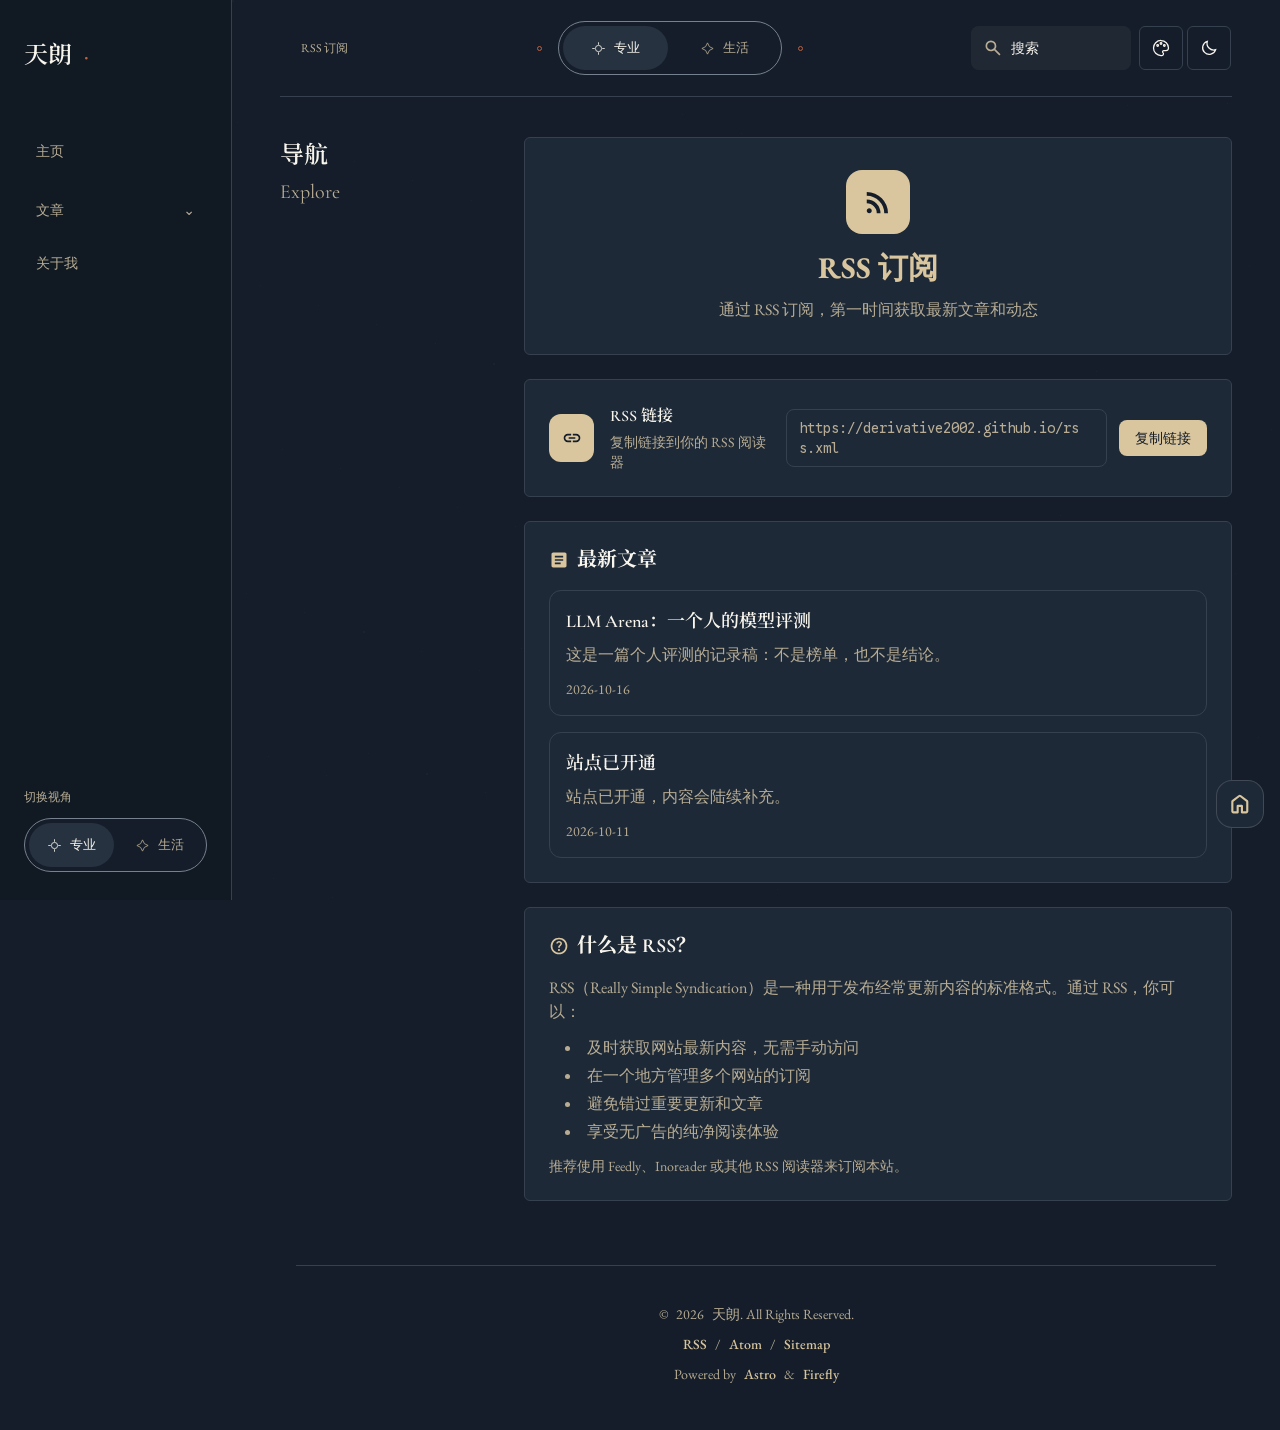
<file: rss/index.html>
<!DOCTYPE html><html data-palette="fusion" data-content-mode="professional" data-reader-theme="auto" data-palette-choice="auto" lang="zh-CN" class="bg-(--page-bg) text-[14px] md:text-[16px]" data-wallpaper-mode="none" data-fullscreen-layout="classic" data-tag-style="pill" data-category-style="rectangle" style="--page-width: 100rem;--navbar-panel-blur: 12px;--banner-height-home: 65vh;--banner-height-non-home: max(45vh, 380px);--banner-height: 35vh;" data-astro-cid-ju4pidww><head><meta charset="UTF-8"><script>(()=>{const root=document.documentElement,q=new URLSearchParams(location.search),read=key=>{try{return localStorage.getItem(key)}catch(e){return null}},mode=q.get("mode")||read("reader-content-mode")||root.dataset.contentMode;root.dataset.contentMode=mode==="personal"?"personal":"professional";const theme=q.get("theme")||read("reader-theme")||read("theme")||root.dataset.readerTheme;root.dataset.readerTheme=["light","dark","system"].includes(theme)?theme:"auto";const palette=q.get("palette")||read("reader-palette")||read("palette")||root.dataset.paletteChoice;root.dataset.paletteChoice=["fusion","warm-paper","spectrum","lark","warm-lark"].includes(palette)?palette:"auto",root.dataset.palette=root.dataset.paletteChoice==="auto"?"fusion":root.dataset.paletteChoice;const dark=root.dataset.readerTheme==="auto"?root.dataset.contentMode==="professional":root.dataset.readerTheme==="system"?matchMedia("(prefers-color-scheme: dark)").matches:root.dataset.readerTheme==="dark";root.classList.toggle("dark",dark),root.dataset.mode=dark?"dark":"light"})();
</script><style>
			@layer properties, theme, base, components, utilities;
		</style><title>RSS 订阅 - 天朗</title><meta name="description" content="订阅获取最新更新"><meta name="keywords" content="博客, 个人站点"><meta name="author" content="天朗"><link rel="canonical" href="https://derivative2002.github.io/rss/"><meta property="og:site_name" content="天朗"><meta property="og:locale" content="zh_CN"><meta property="og:url" content="https://derivative2002.github.io/rss/"><meta property="og:title" content="RSS 订阅 - 天朗"><meta property="og:description" content="订阅获取最新更新"><meta property="og:image" content="https://derivative2002.github.io/_astro/site-light.DlgTCT9r.png"><meta property="og:image:width" content="96"><meta property="og:image:height" content="96"><meta property="og:image:alt" content="RSS 订阅 - 天朗"><meta name="twitter:image" content="https://derivative2002.github.io/_astro/site-light.DlgTCT9r.png"><meta name="twitter:image:alt" content="RSS 订阅 - 天朗"><meta property="og:type" content="website"><meta name="twitter:card" content="summary_large_image"><meta name="twitter:url" content="https://derivative2002.github.io/rss/"><meta name="twitter:title" content="RSS 订阅 - 天朗"><meta name="twitter:description" content="订阅获取最新更新"><meta name="viewport" content="width=device-width, initial-scale=1"><meta name="generator" content="Astro v7.3.2"><meta name="theme-color" content="hsl(165 90% 60%)"><link rel="icon" href="/favicon/site-180.png" sizes="180x180"><link rel="icon" href="/favicon/site-32.png" sizes="32x32"><link rel="apple-touch-icon" href="/favicon/site-180.png" type="image/png" sizes="180x180"><!-- 为特定域名的图片添加 referrerpolicy 以解决 403 问题 --><!-- 注：静态图片（ImageWrapper 组件、Markdown 正文图）已在构建期加好 referrerpolicy；
         此脚本仅作为运行时兜底，处理动态注入的图片（解密内容、第三方评论/统计部件等）。 --><!-- Set the theme before the page is rendered to avoid a flash --><script>(function(){const defaultMode="system",defaultWallpaperMode="none",darkTheme="one-dark-pro",lightTheme="one-light",fullscreenLayout="classic",LIGHT_MODE="light",DARK_MODE="dark",SYSTEM_MODE="system",readSetting=key=>{try{return localStorage.getItem(key)}catch(e){return null}},removeSetting=key=>{try{localStorage.removeItem(key)}catch(e){}},preference=document.documentElement.dataset.readerTheme||"auto",theme=preference==="auto"?document.documentElement.dataset.contentMode==="personal"?"light":"dark":preference;function getSystemTheme(){return window.matchMedia("(prefers-color-scheme: dark)").matches?DARK_MODE:LIGHT_MODE}function resolveTheme(themeValue){return themeValue===SYSTEM_MODE?getSystemTheme():themeValue}const resolvedTheme=resolveTheme(theme),isDark=resolvedTheme===DARK_MODE;document.documentElement.dataset.mode=resolvedTheme,isDark?document.documentElement.classList.add("dark"):document.documentElement.classList.remove("dark"),document.documentElement.setAttribute("data-theme",isDark?darkTheme:lightTheme);const storedCardOpacity=readSetting("overlayCardOpacity"),parsedCardOpacity=storedCardOpacity===null?NaN:Number.parseFloat(storedCardOpacity),resolvedCardOpacity=Number.isFinite(parsedCardOpacity)?Math.min(1,Math.max(0,parsedCardOpacity)):.6;document.documentElement.style.setProperty("--card-transparent-opacity",String(resolvedCardOpacity));const storedFullscreenLayout=null;removeSetting("fullscreenLayout");const resolvedFullscreenLayout=storedFullscreenLayout==="hero"||storedFullscreenLayout==="classic"?storedFullscreenLayout:fullscreenLayout;document.documentElement.setAttribute("data-fullscreen-layout",resolvedFullscreenLayout);const wallpaperMode=defaultWallpaperMode;if(document.documentElement.setAttribute("data-wallpaper-mode",wallpaperMode),!window.__fireflyLayoutTransitionGuard){window.__fireflyLayoutTransitionGuard=!0,document.documentElement.setAttribute("data-layout-init","");const removeLayoutInit=()=>document.documentElement.removeAttribute("data-layout-init");document.readyState==="complete"?requestAnimationFrame(removeLayoutInit):window.addEventListener("load",removeLayoutInit,{once:!0})}(function(){const wavesEnabled=readSetting("wavesEnabled");wavesEnabled!==null&&document.documentElement.setAttribute("data-waves-enabled",wavesEnabled)})(),(function(){const gradientEnabled=readSetting("gradientEnabled");gradientEnabled!==null&&document.documentElement.setAttribute("data-gradient-enabled",gradientEnabled)})(),(function(){const bannerTitleEnabled=readSetting("bannerTitleEnabled");bannerTitleEnabled!==null&&document.documentElement.setAttribute("data-banner-title-enabled",bannerTitleEnabled)})()})();
</script><!-- defines global css variables. This will be applied to <html> <body> and some other elements idk why --><link rel="alternate" type="application/rss+xml" title="天朗" href="https://derivative2002.github.io/rss.xml"><link rel="alternate" type="application/atom+xml" title="天朗" href="https://derivative2002.github.io/atom.xml"><!-- Font Setup (Astro Font API) --><!-- Local heading faces and system stacks are defined in styles/fonts.css. --><script type="module">document.fonts&&typeof document.fonts.ready<"u"&&document.fonts.ready.then(()=>{document.dispatchEvent(new CustomEvent("fontsLoaded"))}).catch(n=>{console.warn("Font loading failed:",n)});
</script><link rel="stylesheet" href="/_astro/MainGridLayout.CMjX8gTn.css"><link rel="stylesheet" href="/_astro/Layout.gPLbRrBm.css"><script type="module" src="/_astro/page.BpqnxC_1.js"></script></head><body class="min-h-screen" style="--page-width: 100rem;--navbar-panel-blur: 12px;--banner-height-home: 65vh;--banner-height-non-home: max(45vh, 380px);--banner-height: 35vh;" data-astro-cid-ju4pidww><!-- 首帧前按运行时壁纸模式翻转卡片透明类（布局已由 data-wallpaper-mode 属性规则接管） --><script>(function(){const wm=document.documentElement.getAttribute("data-wallpaper-mode");wm&&document.body.classList.toggle("wallpaper-transparent",wm==="overlay"||wm==="fullscreen"&&document.documentElement.getAttribute("data-fullscreen-layout")==="hero")})();
</script><div id="progress-bar" style="--page-width: 100rem;--navbar-panel-blur: 12px;--banner-height-home: 65vh;--banner-height-non-home: max(45vh, 380px);--banner-height: 35vh;" data-astro-cid-ju4pidww></div><script>(function(){(function(){var stored=localStorage.getItem("cardBorderEnabled"),border=stored!==null?stored==="true":!1;border?document.documentElement.classList.add("enable-card-border"):document.documentElement.classList.remove("enable-card-border"),stored=localStorage.getItem("cardFollowThemeEnabled");var follow=stored!==null?stored==="true":!1;follow?document.body.classList.add("card-follow-theme-hue"):document.body.classList.remove("card-follow-theme-hue")})()})();
</script><!-- 页面顶部渐变高光效果 - 只在full和semifull模式下显示 --><!-- 全局配置载体 --><div id="config-carrier" data-hue="165" data-wallpaper-mode="none"></div><script data-swup-ignore-script>(function(){const managerConfigStr='{"mode":"local","meting":{"api":"https://api.i-meto.com/meting/api?server=:server&type=:type&id=:id&r=:r","server":"netease","type":"playlist","id":"","auth":"","fallbackApis":[]},"localPlaylist":[],"volume":0.7,"playMode":"list","showLyrics":false,"i18n":{"noPlaying":"\u6682\u672A\u64AD\u653E","lyrics":"\u6B4C\u8BCD","volume":"\u97F3\u91CF","playMode":"\u5207\u6362\u64AD\u653E\u6A21\u5F0F","prev":"\u4E0A\u4E00\u9996","next":"\u4E0B\u4E00\u9996","playlist":"\u5217\u8868","noLyrics":"\u6682\u65E0\u6B4C\u8BCD","loadingLyrics":"\u6B63\u5728\u52A0\u8F7D\u6B4C\u8BCD...","failedLyrics":"\u6B4C\u8BCD\u52A0\u8F7D\u5931\u8D25","noSongs":"\u6682\u65E0\u6B4C\u66F2","error":"\u64AD\u653E\u5668\u9519\u8BEF","play":"\u64AD\u653E","pause":"\u6682\u505C","progress":"\u64AD\u653E\u8FDB\u5EA6","noCover":"\u6682\u65E0\u5C01\u9762"}}';(function(){if(window.__fireflyMusic)return;var config=JSON.parse(managerConfigStr);function formatTime(seconds){if(!seconds||isNaN(seconds))return"0:00";var min=Math.floor(seconds/60),sec=Math.floor(seconds%60);return min+":"+(sec<10?"0":"")+sec}function parseLRC(lrc){if(!lrc)return[];var lines=lrc.split(`
`),result=[],timeReg=/\[(\d{2}):(\d{2})\.(\d{2,3})\]/g;return lines.forEach(function(line){var matches=Array.from(line.matchAll(timeReg));if(matches.length>0){var text=line.replace(timeReg,"").trim();text&&matches.forEach(function(match){var m=parseInt(match[1]),s=parseInt(match[2]),ms=parseInt(match[3]),time=m*60+s+ms/(match[3].length===3?1e3:100);result.push({time,text})})}}),result.sort(function(a,b){return a.time-b.time})}var audio=document.createElement("audio");audio.crossOrigin="anonymous",audio.style.display="none",audio.preload="none",document.body.appendChild(audio),audio.pause();var loadVersion=0,state={playlist:[],currentIndex:0,isPlaying:!1,playMode:0,volume:localStorage.getItem("music-player-volume")!==null?parseFloat(localStorage.getItem("music-player-volume")):config.volume||.7,isMuted:!1,lyrics:[],currentLrcIndex:-1,initialized:!1,initializing:!1,error:null};config.playMode==="random"?state.playMode=2:config.playMode==="one"?state.playMode=1:state.playMode=0;function emit(name,detail){window.dispatchEvent(new CustomEvent(name,{detail:detail||{}}))}async function fetchMetingData(){if(config.meting){for(var m=config.meting,apis=[m.api].concat(m.fallbackApis||[]),i=0;i<apis.length;i++){var baseApi=apis[i];if(baseApi)try{var fetchUrl=baseApi.replace(":server",m.server).replace(":type",m.type).replace(":id",m.id).replace(":r",Math.random());m.auth&&(fetchUrl+="&auth="+m.auth);var res=await fetch(fetchUrl);if(!res.ok)throw new Error("HTTP "+res.status);var data=await res.json();if(Array.isArray(data)&&data.length>0){state.playlist=data.map(function(item){return{name:item.title||item.name||"Unknown",artist:item.author||item.artist||"Unknown",url:item.url,pic:item.pic||item.cover||"",lrc:item.lrc}});return}}catch(e){console.warn("Meting API failed for "+baseApi,e)}}throw new Error("All Meting APIs failed")}}function loadLyrics(track){if(state.lyrics=[],state.currentLrcIndex=-1,!track.lrc){emit("fm:lyrics",{lyrics:[],status:"none"});return}var isLrcUrl=/^(https?:)?\/\//.test(track.lrc)||track.lrc.startsWith("/")||/\.(lrc|txt)(\?|#|$)/i.test(track.lrc);isLrcUrl?(emit("fm:lyrics",{lyrics:[],status:"loading"}),fetch(track.lrc).then(function(r){return r.text()}).then(function(text){state.lyrics=parseLRC(text),emit("fm:lyrics",{lyrics:state.lyrics,status:"loaded"})}).catch(function(){state.lyrics=[],emit("fm:lyrics",{lyrics:[],status:"failed"})})):(state.lyrics=parseLRC(track.lrc),emit("fm:lyrics",{lyrics:state.lyrics,status:state.lyrics.length>0?"loaded":"none"}))}var currentTrackUrls=[],currentTrackUrlIndex=0,errorSkipTimeout=null;function tryPlayCurrentTrackUrl(autoPlay,ver){if(ver===loadVersion){var playUrl=currentTrackUrls[currentTrackUrlIndex];audio.src=playUrl,autoPlay?audio.play().then(function(){ver===loadVersion&&(state.isPlaying=!0,state.error=null,emit("fm:play-state",{isPlaying:!0}))}).catch(function(e){ver===loadVersion&&e.name!=="AbortError"&&console.warn("Autoplay blocked:",e)}):(state.isPlaying=!1,emit("fm:play-state",{isPlaying:!1}))}}function loadTrack(index,autoPlay){if(!(index<0||index>=state.playlist.length)){state.currentIndex=index;var track=state.playlist[index],ver=++loadVersion;errorSkipTimeout&&(clearTimeout(errorSkipTimeout),errorSkipTimeout=null),currentTrackUrls=[track.url],currentTrackUrlIndex=0;var matchId=track.url.match(/[?&]id=([^&]+)/),matchServer=track.url.match(/[?&]server=([^&]+)/);matchId&&matchServer&&config.meting&&config.meting.fallbackApis&&config.meting.fallbackApis.forEach(function(fallback){var fallbackUrl=fallback.replace(":server",matchServer[1]).replace(":type","url").replace(":id",matchId[1]);currentTrackUrls.indexOf(fallbackUrl)===-1&&currentTrackUrls.push(fallbackUrl)}),loadLyrics(track),emit("fm:track",{index,track,autoPlay:!!autoPlay}),tryPlayCurrentTrackUrl(autoPlay,ver)}}function togglePlay(){audio.paused?audio.play().then(function(){state.isPlaying=!0,emit("fm:play-state",{isPlaying:!0})}).catch(function(e){e.name!=="AbortError"&&console.warn("Playback failed:",e)}):(audio.pause(),state.isPlaying=!1,emit("fm:play-state",{isPlaying:!1}))}function playNext(auto){if(state.playMode===1&&auto){audio.currentTime=0,audio.play();return}var nextIndex;state.playMode===2?nextIndex=Math.floor(Math.random()*state.playlist.length):nextIndex=(state.currentIndex+1)%state.playlist.length,loadTrack(nextIndex,!0)}function playPrev(){var prevIndex;state.playMode===2?prevIndex=Math.floor(Math.random()*state.playlist.length):prevIndex=(state.currentIndex-1+state.playlist.length)%state.playlist.length,loadTrack(prevIndex,!0)}function setPlayMode(mode){state.playMode=mode,emit("fm:mode",{playMode:mode})}function cyclePlayMode(){setPlayMode((state.playMode+1)%3)}function setVolume(val){val=Math.max(0,Math.min(1,val)),state.volume=val,state.isMuted=!1,audio.volume=val,audio.muted=!1,localStorage.setItem("music-player-volume",val.toString()),emit("fm:volume",{volume:val,isMuted:!1})}function toggleMute(){state.isMuted=!state.isMuted,audio.muted=state.isMuted,emit("fm:volume",{volume:state.volume,isMuted:state.isMuted})}function seek(percent){audio.duration&&(audio.currentTime=Math.max(0,Math.min(1,percent))*audio.duration)}function seekToTime(time){audio.duration&&(audio.currentTime=Math.max(0,Math.min(time,audio.duration)))}function playTrackByIndex(index){index===state.currentIndex&&!audio.paused?togglePlay():loadTrack(index,!0)}audio.addEventListener("timeupdate",function(){if(!isNaN(audio.duration)){var ct=audio.currentTime,dur=audio.duration,pct=ct/dur*100;if(emit("fm:time",{currentTime:ct,duration:dur,progress:pct,currentTimeStr:formatTime(ct),durationStr:formatTime(dur)}),state.lyrics.length>0){for(var idx=-1,i=0;i<state.lyrics.length&&ct>=state.lyrics[i].time;i++)idx=i;idx!==state.currentLrcIndex&&(state.currentLrcIndex=idx,emit("fm:lrc-index",{index:idx}))}}}),audio.addEventListener("ended",function(){playNext(!0)}),audio.addEventListener("error",function(){var ver=loadVersion;currentTrackUrlIndex<currentTrackUrls.length-1?(currentTrackUrlIndex++,console.warn("Playback failed, trying fallback URL: "+currentTrackUrls[currentTrackUrlIndex]),tryPlayCurrentTrackUrl(!0,ver)):(state.error="Audio playback error",emit("fm:error",{message:"\u64AD\u653E\u5931\u8D25\uFF0C\u5373\u5C06\u81EA\u52A8\u8DF3\u8FC7..."}),errorSkipTimeout&&clearTimeout(errorSkipTimeout),errorSkipTimeout=setTimeout(function(){ver===loadVersion&&playNext(!0)},2e3))});async function init(){if(!(state.initialized||state.initializing)){state.initializing=!0;try{if(config.mode==="meting"&&config.meting?await fetchMetingData():config.mode==="local"&&(state.playlist=config.localPlaylist||[]),state.playlist.length>0){audio.volume=state.volume;var startIndex=0;state.playMode===2&&(startIndex=Math.floor(Math.random()*state.playlist.length)),state.initialized=!0,emit("fm:init",{playlist:state.playlist,playMode:state.playMode,volume:state.volume,isMuted:state.isMuted}),loadTrack(startIndex,!1)}else state.initialized=!0,emit("fm:init",{playlist:[],playMode:state.playMode,volume:state.volume,isMuted:state.isMuted}),emit("fm:error",{message:config.i18n.noSongs})}catch(e){console.error("Music Manager init error:",e),state.initialized=!0,emit("fm:init",{playlist:[],playMode:state.playMode,volume:state.volume,isMuted:state.isMuted}),emit("fm:error",{message:config.i18n.error})}finally{state.initializing=!1}}}window.__fireflyMusic={init,getState:function(){var track=state.playlist[state.currentIndex]||null;return{playlist:state.playlist,currentIndex:state.currentIndex,track,isPlaying:state.isPlaying,playMode:state.playMode,volume:state.volume,isMuted:state.isMuted,currentTime:audio.currentTime,duration:audio.duration||0,progress:audio.duration?audio.currentTime/audio.duration*100:0,currentTimeStr:formatTime(audio.currentTime),durationStr:formatTime(audio.duration),lyrics:state.lyrics,currentLrcIndex:state.currentLrcIndex,initialized:state.initialized,error:state.error,config}},togglePlay,playNext:function(){playNext(!1)},playPrev,cyclePlayMode,setVolume,toggleMute,seek,seekToTime,playTrackByIndex,loadTrack}})()})();
</script><div class="reading-texture" aria-hidden="true"><span class="reading-grain larger" style="left:0%;top:0%"></span><span class="reading-grain" style="left:61.803398875%;top:37.231%"></span><span class="reading-grain" style="left:23.60679775%;top:74.462%"></span><span class="reading-grain" style="left:85.410196625%;top:11.693000000000012%"></span><span class="reading-grain" style="left:47.2135955%;top:48.92400000000001%"></span><span class="reading-grain" style="left:9.016994374999967%;top:86.155%"></span><span class="reading-grain" style="left:70.82039325%;top:23.386000000000024%"></span><span class="reading-grain" style="left:32.62379212500002%;top:60.61700000000002%"></span><span class="reading-grain" style="left:94.427191%;top:97.84800000000001%"></span><span class="reading-grain larger" style="left:56.230589874999964%;top:35.07900000000001%"></span><span class="reading-grain" style="left:18.033988749999935%;top:72.31%"></span><span class="reading-grain" style="left:79.83738762500002%;top:9.540999999999997%"></span><span class="reading-grain" style="left:41.64078649999999%;top:46.77200000000005%"></span><span class="reading-grain" style="left:3.444185374999961%;top:84.00300000000004%"></span><span class="reading-grain" style="left:65.24758425000005%;top:21.234000000000037%"></span><span class="reading-grain" style="left:27.050983125000016%;top:58.46500000000003%"></span><span class="reading-grain" style="left:88.85438199999999%;top:95.69600000000003%"></span><span class="reading-grain" style="left:50.65778087500007%;top:32.92700000000002%"></span><span class="reading-grain larger" style="left:12.461179749999928%;top:70.15800000000002%"></span><span class="reading-grain" style="left:74.26457862500001%;top:7.38900000000001%"></span><span class="reading-grain" style="left:36.06797749999987%;top:44.620000000000005%"></span><span class="reading-grain" style="left:97.87137637499995%;top:81.851%"></span><span class="reading-grain" style="left:59.67477525000004%;top:19.081999999999994%"></span><span class="reading-grain" style="left:21.478174124999896%;top:56.31299999999999%"></span><span class="reading-grain" style="left:83.28157299999998%;top:93.5440000000001%"></span><span class="reading-grain" style="left:45.084971875000065%;top:30.77500000000009%"></span><span class="reading-grain" style="left:6.888370749999922%;top:68.00600000000009%"></span><span class="reading-grain larger" style="left:68.691769625%;top:5.23700000000008%"></span><span class="reading-grain" style="left:30.49516850000009%;top:42.468000000000075%"></span><span class="reading-grain" style="left:92.29856737499995%;top:79.69900000000007%"></span><span class="reading-grain" style="left:54.10196625000003%;top:16.930000000000064%"></span><span class="reading-grain" style="left:15.90536512499989%;top:54.16100000000006%"></span><span class="reading-grain" style="left:77.70876399999997%;top:91.39200000000005%"></span><span class="reading-grain" style="left:39.51216287500006%;top:28.623000000000047%"></span><span class="reading-grain" style="left:1.3155617500001426%;top:65.85400000000004%"></span><span class="reading-grain" style="left:63.118960625%;top:3.0850000000000364%"></span><span class="reading-grain larger" style="left:24.922359499999857%;top:40.31600000000003%"></span><span class="reading-grain" style="left:86.72575837500017%;top:77.54700000000003%"></span><span class="reading-grain" style="left:48.529157250000026%;top:14.77800000000002%"></span><span class="reading-grain" style="left:10.332556124999883%;top:52.009000000000015%"></span><span class="reading-grain" style="left:72.13595499999974%;top:89.24000000000001%"></span><span class="reading-grain" style="left:33.93935387500005%;top:26.471000000000004%"></span><span class="reading-grain" style="left:95.74275274999991%;top:63.702%"></span><span class="reading-grain" style="left:57.546151624999766%;top:0.9329999999999927%"></span><span class="reading-grain" style="left:19.349550500000078%;top:38.16399999999999%"></span><span class="reading-grain larger" style="left:81.15294937499993%;top:75.39499999999998%"></span><span class="reading-grain" style="left:42.95634824999979%;top:12.625999999999976%"></span><span class="reading-grain" style="left:4.7597471250001036%;top:49.85699999999997%"></span><span class="reading-grain" style="left:66.56314599999996%;top:87.08800000000019%"></span><span class="reading-grain" style="left:28.366544874999818%;top:24.319000000000187%"></span><span class="reading-grain" style="left:90.16994375000013%;top:61.55000000000018%"></span><span class="reading-grain" style="left:51.97334262499999%;top:98.78100000000018%"></span><span class="reading-grain" style="left:13.776741499999844%;top:36.01200000000017%"></span><span class="reading-grain" style="left:75.58014037500016%;top:73.24300000000017%"></span><span class="reading-grain larger" style="left:37.38353925000001%;top:10.47400000000016%"></span><span class="reading-grain" style="left:99.18693812499987%;top:47.705000000000155%"></span><span class="reading-grain" style="left:60.99033700000018%;top:84.93600000000015%"></span><span class="reading-grain" style="left:22.79373587500004%;top:22.166999999999916%"></span><span class="reading-grain" style="left:84.5971347499999%;top:59.39800000000014%"></span><span class="reading-grain" style="left:46.40053362499975%;top:96.6289999999999%"></span><span class="reading-grain" style="left:8.203932500000064%;top:33.86000000000013%"></span><span class="reading-grain" style="left:70.00733137499992%;top:71.0909999999999%"></span><span class="reading-grain" style="left:31.81073024999978%;top:8.322000000000116%"></span><span class="reading-grain larger" style="left:93.61412912500009%;top:45.552999999999884%"></span><span class="reading-grain" style="left:55.41752799999995%;top:82.7840000000001%"></span><span class="reading-grain" style="left:17.220926874999805%;top:20.015000000000327%"></span><span class="reading-grain" style="left:79.02432575000012%;top:57.246000000000095%"></span><span class="reading-grain" style="left:40.82772462499997%;top:94.47700000000032%"></span><span class="reading-grain" style="left:2.6311235000002853%;top:31.708000000000084%"></span><span class="reading-grain" style="left:64.43452237499969%;top:68.9390000000003%"></span><span class="reading-grain" style="left:26.23792125%;top:6.170000000000073%"></span><span class="reading-grain" style="left:88.04132012500031%;top:43.401000000000295%"></span><span class="reading-grain larger" style="left:49.844718999999714%;top:80.63200000000006%"></span><span class="reading-grain" style="left:11.648117875000025%;top:17.863000000000284%"></span><span class="reading-grain" style="left:73.45151675000034%;top:55.09400000000005%"></span><span class="reading-grain" style="left:35.25491562499974%;top:92.32500000000027%"></span><span class="reading-grain" style="left:97.05831450000005%;top:29.55600000000004%"></span><span class="reading-grain" style="left:58.86171337500036%;top:66.78700000000026%"></span><span class="reading-grain" style="left:20.665112249999765%;top:4.018000000000029%"></span><span class="reading-grain" style="left:82.46851112500008%;top:41.24900000000025%"></span><span class="reading-grain" style="left:44.27190999999948%;top:78.48000000000002%"></span><span class="reading-grain larger" style="left:6.075308874999791%;top:15.71100000000024%"></span><span class="reading-grain" style="left:67.8787077500001%;top:52.94200000000001%"></span><span class="reading-grain" style="left:29.682106624999506%;top:90.17300000000023%"></span><span class="reading-grain" style="left:91.48550549999982%;top:27.403999999999996%"></span><span class="reading-grain" style="left:53.28890437500013%;top:64.63500000000022%"></span><span class="reading-grain" style="left:15.092303249999532%;top:1.8659999999999854%"></span><span class="reading-grain" style="left:76.89570212499984%;top:39.09700000000021%"></span><span class="reading-grain" style="left:38.699101000000155%;top:76.32799999999997%"></span><span class="reading-grain" style="left:0.5024998749995575%;top:13.559000000000196%"></span><span class="reading-grain larger" style="left:62.30589874999987%;top:50.789999999999964%"></span><span class="reading-grain" style="left:24.10929762500018%;top:88.02100000000019%"></span><span class="reading-grain" style="left:85.91269649999958%;top:25.251999999999953%"></span><span class="reading-grain" style="left:47.716095374999895%;top:62.483000000000175%"></span><span class="reading-grain" style="left:9.519494250000207%;top:99.71399999999994%"></span><span class="reading-grain" style="left:71.32289312499961%;top:36.945000000000164%"></span><span class="reading-grain" style="left:33.12629199999992%;top:74.17600000000039%"></span><span class="reading-grain" style="left:94.92969087500023%;top:11.407000000000153%"></span><span class="reading-grain" style="left:56.733089749999635%;top:48.638000000000375%"></span><span class="reading-grain larger" style="left:18.536488624999947%;top:85.86900000000014%"></span><span class="reading-grain" style="left:80.33988750000026%;top:23.100000000000364%"></span><span class="reading-grain" style="left:42.14328637499966%;top:60.33100000000013%"></span><span class="reading-grain" style="left:3.946685249999973%;top:97.56200000000035%"></span><span class="reading-grain" style="left:65.75008412500028%;top:34.79300000000012%"></span><span class="reading-grain" style="left:27.553482999999687%;top:72.02400000000034%"></span><span class="reading-grain" style="left:89.356881875%;top:9.25500000000011%"></span><span class="reading-grain" style="left:51.16028075000031%;top:46.48600000000033%"></span><span class="reading-grain" style="left:12.963679624999713%;top:83.7170000000001%"></span><span class="reading-grain larger" style="left:74.76707850000003%;top:20.94800000000032%"></span><span class="reading-grain" style="left:36.57047737500034%;top:58.17900000000009%"></span></div><aside class="redesign-sidebar" aria-label="站点导航"><a class="redesign-brand" href="/">天朗<span aria-hidden="true">·</span></a><nav class="redesign-nav"><a href="/">主页</a><details><summary>文章<span aria-hidden="true">⌄</span></summary><div><a href="/archive/">归档</a><a href="/categories/">分类</a><a href="/tags/">标签</a><a href="/series/">系列</a></div></details><a href="/about/">关于我</a></nav><div class="redesign-sidebar-bottom"><p>切换视角</p><div class="content-mode-switch" role="group" aria-label="内容模式"><button type="button" data-content-mode-target="professional" aria-pressed="true"><svg viewBox="0 0 24 24" aria-hidden="true"><circle cx="12" cy="12" r="5"></circle><path d="M12 2v4M12 18v4M2 12h4M18 12h4"></path></svg><span>专业</span></button><button type="button" data-content-mode-target="personal" aria-pressed="false"><svg viewBox="0 0 24 24" aria-hidden="true"><path d="m12 3 3 6 6 3-6 3-3 6-3-6-6-3 6-3Z"></path></svg><span>生活</span></button></div></div></aside><!-- 导航栏外壳（从 MainGridLayout.astro 迁出） --><div id="top-row" class="z-50 pointer-events-none relative transition-all duration-700 mx-auto w-full xl:w-[92vw] max-w-(--page-width) px-0 md:px-4"><div id="navbar-wrapper" class="pointer-events-auto transition-all sticky top-0"><div id="navbar" class="z-50" style="--navbar-glass-blur: 0px;" data-transparent-mode="semi" data-is-home="false" data-full-width="false"><script>(function(){const bannerTMode="semi",fsTMode="semifull";(function(){const wm=document.documentElement.getAttribute("data-wallpaper-mode"),navbar=document.getElementById("navbar");if(!wm||!navbar)return;const isHome=navbar.getAttribute("data-is-home")==="true";let mode,blur;wm==="fullscreen"?(mode=fsTMode==="semifull"&&isHome?"semifull":"semi",blur=12):wm==="banner"?(mode=bannerTMode==="semifull"&&!isHome?"semi":bannerTMode,blur=mode==="none"?0:12):(mode="none",blur=0),navbar.setAttribute("data-transparent-mode",mode),navbar.style.setProperty("--navbar-glass-blur",`${blur}px`)})()})();
</script><div class="overflow-visible! h-18 px-4"><div class="mx-auto h-full w-full max-w-(--page-width) grid grid-cols-[auto_minmax(0,1fr)_auto] items-center"><a href="/" class="btn-plain scale-animation rounded-lg h-13 px-3 md:px-5 font-bold active:scale-95"><div class="flex flex-row items-center text-md dark:text-white text-black" style="font-family: var(--font-navbar-title, inherit)"><picture><source srcset="/_astro/site-light.DlgTCT9r_ZU1KxS.webp 28w, /_astro/site-light.DlgTCT9r_Z1kIve4.webp 56w" type="image/webp"><img src="/_astro/site-light.DlgTCT9r_ZhSDHx.webp" srcset="/_astro/site-light.DlgTCT9r_ZU1KxS.webp 28w, /_astro/site-light.DlgTCT9r_Z1kIve4.webp 56w" alt="天朗" data-logo-theme="light" loading="eager" fetchpriority="high" decoding="async" width="96" height="96" class="navbar-logo h-7 w-7 mb-1 mr-2 object-contain dark:hidden"></picture><picture><source srcset="/_astro/site-dark.BhGWqPP__Z25Ojub.webp 28w, /_astro/site-dark.BhGWqPP__rjhTP.webp 56w" type="image/webp"><img src="/_astro/site-dark.BhGWqPP__rmK7D.webp" srcset="/_astro/site-dark.BhGWqPP__Z25Ojub.webp 28w, /_astro/site-dark.BhGWqPP__rjhTP.webp 56w" alt="天朗" data-logo-theme="dark" loading="eager" fetchpriority="high" decoding="async" width="96" height="96" class="navbar-logo h-7 w-7 mb-1 mr-2 object-contain hidden dark:block"></picture><span class="redesign-location" data-navbar-location>天朗</span><span class="redesign-mobile-brand">天朗</span></div></a><div class="redesign-top-mode"><i aria-hidden="true"></i><div class="content-mode-switch" role="group" aria-label="内容模式"><button type="button" data-content-mode-target="professional" aria-pressed="true"><svg viewBox="0 0 24 24" aria-hidden="true"><circle cx="12" cy="12" r="5"></circle><path d="M12 2v4M12 18v4M2 12h4M18 12h4"></path></svg><span>专业</span></button><button type="button" data-content-mode-target="personal" aria-pressed="false"><svg viewBox="0 0 24 24" aria-hidden="true"><path d="m12 3 3 6 6 3-6 3-3 6-3-6-6-3 6-3Z"></path></svg><span>生活</span></button></div><i aria-hidden="true"></i></div><div class="flex col-start-3 justify-self-end"><!--<SearchPanel client:load>--><style>astro-island,astro-slot,astro-static-slot{display:contents}</style><script>(()=>{var e=async t=>{await(await t())()};(self.Astro||(self.Astro={})).load=e,window.dispatchEvent(new Event("astro:load"))})();
</script><script>(()=>{var g=Object.defineProperty,w=(a,s,c)=>s in a?g(a,s,{enumerable:!0,configurable:!0,writable:!0,value:c}):a[s]=c,l=(a,s,c)=>w(a,typeof s!="symbol"?s+"":s,c),E=new Set(["__proto__","constructor","prototype"]);{let a={0:t=>y(t),1:t=>c(t),2:t=>new RegExp(t),3:t=>new Date(t),4:t=>new Map(c(t)),5:t=>new Set(c(t)),6:t=>BigInt(t),7:t=>new URL(t),8:t=>new Uint8Array(t),9:t=>new Uint16Array(t),10:t=>new Uint32Array(t),11:t=>Number.POSITIVE_INFINITY*t},s=t=>{let[p,e]=t;return p in a?a[p](e):void 0},c=t=>t.map(s),y=t=>typeof t!="object"||t===null?t:Object.fromEntries(Object.entries(t).map(([p,e])=>[p,s(e)]));class f extends HTMLElement{constructor(){super(...arguments),l(this,"Component"),l(this,"hydrator"),l(this,"hydrate",async()=>{var b;if(!this.hydrator||!this.isConnected)return;let e=(b=this.parentElement)==null?void 0:b.closest("astro-island[ssr]");if(e){e.addEventListener("astro:hydrate",this.hydrate,{once:!0});return}let r=this.querySelectorAll("astro-slot"),n={},d=this.querySelectorAll("template[data-astro-template]");for(let o of d){let i=o.closest(this.tagName);i!=null&&i.isSameNode(this)&&(n[o.getAttribute("data-astro-template")||"default"]=o.innerHTML,o.remove())}for(let o of r){let i=o.closest(this.tagName);i!=null&&i.isSameNode(this)&&(n[o.getAttribute("name")||"default"]=o.innerHTML)}let u;try{u=this.hasAttribute("props")?y(JSON.parse(this.getAttribute("props"))):{}}catch(o){let i=this.getAttribute("component-url")||"<unknown>",v=this.getAttribute("component-export");throw v&&(i+=` (export ${v})`),console.error(`[hydrate] Error parsing props for component ${i}`,this.getAttribute("props"),o),o}let h;await this.hydrator(this)(this.Component,u,n,{client:this.getAttribute("client")}),this.removeAttribute("ssr"),this.dispatchEvent(new CustomEvent("astro:hydrate"))}),l(this,"unmount",()=>{this.isConnected||this.dispatchEvent(new CustomEvent("astro:unmount"))})}disconnectedCallback(){document.removeEventListener("astro:after-swap",this.unmount),document.addEventListener("astro:after-swap",this.unmount,{once:!0})}connectedCallback(){if(!this.hasAttribute("await-children")||document.readyState==="interactive"||document.readyState==="complete")this.childrenConnectedCallback();else{let e=()=>{document.removeEventListener("DOMContentLoaded",e),r.disconnect(),this.childrenConnectedCallback()},r=new MutationObserver(()=>{var n;((n=this.lastChild)==null?void 0:n.nodeType)===Node.COMMENT_NODE&&this.lastChild.nodeValue==="astro:end"&&(this.lastChild.remove(),e())});r.observe(this,{childList:!0}),document.addEventListener("DOMContentLoaded",e)}}async childrenConnectedCallback(){let e=this.getAttribute("before-hydration-url");e&&await import(e),this.start()}getRetryImportUrl(e){let r=new URL(e,document.baseURI);return r.searchParams.set("astro-retry",Date.now().toString()),r.toString()}async importWithRetry(e){try{return await import(e)}catch(r){return await new Promise(n=>setTimeout(n,1e3)),import(this.getRetryImportUrl(e))}}handleHydrationError(e){let r=this.getAttribute("component-url"),n=new CustomEvent("astro:hydration-error",{cancelable:!0,bubbles:!0,composed:!0,detail:{error:e,componentUrl:r}});this.dispatchEvent(n)&&console.error(`[astro-island] Error hydrating ${r}`,e)}async start(){let e=JSON.parse(this.getAttribute("opts")),r=this.getAttribute("client");if(Astro[r]===void 0){window.addEventListener(`astro:${r}`,()=>this.start(),{once:!0});return}try{await Astro[r](async()=>{let n=this.getAttribute("renderer-url");try{let[d,{default:u}]=await Promise.all([this.importWithRetry(this.getAttribute("component-url")),n?this.importWithRetry(n):Promise.resolve({default:()=>()=>{}})]),h=this.getAttribute("component-export")||"default";if(h.includes(".")){this.Component=d;for(let m of h.split(".")){if(E.has(m)||!this.Component||typeof this.Component!="object"&&typeof this.Component!="function"||!Object.hasOwn(this.Component,m))throw new Error(`Invalid component export path: ${h}`);this.Component=this.Component[m]}}else{if(E.has(h))throw new Error(`Invalid component export path: ${h}`);this.Component=d[h]}return this.hydrator=u,this.hydrate}catch(d){return this.handleHydrationError(d),()=>{}}},e,this)}catch(n){this.handleHydrationError(n)}}attributeChangedCallback(){this.hydrate()}}l(f,"observedAttributes",["props"]),customElements.get("astro-island")||customElements.define("astro-island",f)}})();
</script><astro-island uid="Z1Ufrb1" component-url="/_astro/Search.Bp0MaZjL.js" component-export="default" renderer-url="/_astro/client.svelte.BG3JpSQe.js" props="{}" ssr client="load" opts="{&quot;name&quot;:&quot;Search&quot;,&quot;value&quot;:true}" await-children><!--[--><div id="search-bar" class="hidden lg:flex transition-all items-center h-11 mr-2 rounded-lg bg-black/4 hover:bg-black/6 focus-within:bg-black/6 dark:bg-white/5 dark:hover:bg-white/10 dark:focus-within:bg-white/10"><!--[0--><!--[0--><!--[0--><svg xmlns="http://www.w3.org/2000/svg" aria-hidden="true" role="img" class="inline-icon inline-flex items-center justify-center absolute text-[1.25rem] pointer-events-none ml-3 transition my-auto text-black/30 dark:text-white/30" width="1em" height="1em" viewBox="0 0 24 24"><!----><path fill="currentColor" d="m19.6 21l-6.3-6.3q-.75.6-1.725.95T9.5 16q-2.725 0-4.612-1.888T3 9.5t1.888-4.612T9.5 3t4.613 1.888T16 9.5q0 1.1-.35 2.075T14.7 13.3l6.3 6.3zM9.5 14q1.875 0 3.188-1.312T14 9.5t-1.312-3.187T9.5 5T6.313 6.313T5 9.5t1.313 3.188T9.5 14"/><!----></svg><!--]--><!--]--><!--]--><!----> <input id="search-input-desktop" placeholder="搜索" value="" aria-controls="search-panel" data-floating-panel-no-expanded="" class="transition-all pl-10 text-sm bg-transparent outline-0 h-full w-40 active:w-60 focus:w-60 text-black/50 dark:text-white/50 svelte-1n2o1uz"/></div> <button aria-label="Search Panel" aria-controls="search-panel" aria-expanded="false" id="search-switch" class="btn-plain scale-animation lg:hidden! rounded-lg w-11 h-11 active:scale-90"><!--[0--><!--[0--><!--[0--><svg xmlns="http://www.w3.org/2000/svg" aria-hidden="true" role="img" class="inline-icon inline-flex items-center justify-center text-[1.25rem]" width="1em" height="1em" viewBox="0 0 24 24"><!----><path fill="currentColor" d="m19.6 21l-6.3-6.3q-.75.6-1.725.95T9.5 16q-2.725 0-4.612-1.888T3 9.5t1.888-4.612T9.5 3t4.613 1.888T16 9.5q0 1.1-.35 2.075T14.7 13.3l6.3 6.3zM9.5 14q1.875 0 3.188-1.312T14 9.5t-1.312-3.187T9.5 5T6.313 6.313T5 9.5t1.313 3.188T9.5 14"/><!----></svg><!--]--><!--]--><!--]--><!----></button> <div id="search-panel" class="float-panel float-panel-closed search-panel absolute md:w-120 top-20 left-4 md:left-[unset] right-4 shadow-2xl rounded-2xl p-2 svelte-1n2o1uz" data-floating-panel="" data-floating-panel-trigger="search-switch search-input-desktop" inert="" aria-hidden="true"><div id="search-bar-inside" class="flex relative lg:hidden transition-all items-center h-11 rounded-xl bg-black/4 hover:bg-black/6 focus-within:bg-black/6 dark:bg-white/5 dark:hover:bg-white/10 dark:focus-within:bg-white/10"><!--[0--><!--[0--><!--[0--><svg xmlns="http://www.w3.org/2000/svg" aria-hidden="true" role="img" class="inline-icon inline-flex items-center justify-center absolute text-[1.25rem] pointer-events-none ml-3 transition my-auto text-black/30 dark:text-white/30" width="1em" height="1em" viewBox="0 0 24 24"><!----><path fill="currentColor" d="m19.6 21l-6.3-6.3q-.75.6-1.725.95T9.5 16q-2.725 0-4.612-1.888T3 9.5t1.888-4.612T9.5 3t4.613 1.888T16 9.5q0 1.1-.35 2.075T14.7 13.3l6.3 6.3zM9.5 14q1.875 0 3.188-1.312T14 9.5t-1.312-3.187T9.5 5T6.313 6.313T5 9.5t1.313 3.188T9.5 14"/><!----></svg><!--]--><!--]--><!--]--><!----> <input placeholder="搜索" value="" class="pl-10 absolute inset-0 text-sm bg-transparent outline-0 focus:w-60 text-black/50 dark:text-white/50 svelte-1n2o1uz"/></div> <!--[2--><div class="transition first-of-type:mt-2 lg:first-of-type:mt-0 block rounded-xl text-lg px-3 py-2 text-50">找不到相关结果。</div><!--]--></div><!--]--><!--astro:end--></astro-island><div class="appearance-controls"><div class="appearance-setting" data-appearance="palette"><button type="button" class="appearance-trigger" id="appearance-palette" aria-label="配色" title="配色" aria-haspopup="menu" aria-controls="appearance-palette-menu" aria-expanded="false"><svg viewBox="0 0 24 24" aria-hidden="true"><path d="M12 3a9 9 0 1 0 0 18h1a2 2 0 0 0 1.2-3.6c-.8-.8-.2-2.4 1.4-2.4H18a3 3 0 0 0 3-3 9 9 0 0 0-9-9Z"></path><circle cx="8" cy="9" r="1"></circle><circle cx="12" cy="6.5" r="1"></circle><circle cx="16" cy="9" r="1"></circle></svg></button><div class="appearance-menu" id="appearance-palette-menu" role="menu" aria-label="配色" hidden><button type="button" role="menuitemradio" data-value="auto" aria-checked="false" tabindex="-1"><span>随模式</span><svg class="appearance-check" viewBox="0 0 24 24" aria-hidden="true"><path d="m5 12 4 4L19 6"></path></svg></button><button type="button" role="menuitemradio" data-value="fusion" aria-checked="false" tabindex="-1"><span>融合</span><svg class="appearance-check" viewBox="0 0 24 24" aria-hidden="true"><path d="m5 12 4 4L19 6"></path></svg></button><button type="button" role="menuitemradio" data-value="warm-paper" aria-checked="false" tabindex="-1"><span>暖纸</span><svg class="appearance-check" viewBox="0 0 24 24" aria-hidden="true"><path d="m5 12 4 4L19 6"></path></svg></button><button type="button" role="menuitemradio" data-value="spectrum" aria-checked="false" tabindex="-1"><span>光谱</span><svg class="appearance-check" viewBox="0 0 24 24" aria-hidden="true"><path d="m5 12 4 4L19 6"></path></svg></button><button type="button" role="menuitemradio" data-value="lark" aria-checked="false" tabindex="-1"><span>飞书蓝</span><svg class="appearance-check" viewBox="0 0 24 24" aria-hidden="true"><path d="m5 12 4 4L19 6"></path></svg></button><button type="button" role="menuitemradio" data-value="warm-lark" aria-checked="false" tabindex="-1"><span>暖纸飞书</span><svg class="appearance-check" viewBox="0 0 24 24" aria-hidden="true"><path d="m5 12 4 4L19 6"></path></svg></button></div></div><div class="appearance-setting" data-appearance="mode"><button type="button" class="appearance-trigger" id="appearance-mode" aria-label="明暗" title="明暗" aria-haspopup="menu" aria-controls="appearance-mode-menu" aria-expanded="false"><svg viewBox="0 0 24 24" aria-hidden="true"><path d="M20 14A8 8 0 0 1 10 4a8 8 0 1 0 10 10Z"></path></svg></button><div class="appearance-menu" id="appearance-mode-menu" role="menu" aria-label="明暗" hidden><button type="button" role="menuitemradio" data-value="auto" aria-checked="false" tabindex="-1"><span>随模式</span><svg class="appearance-check" viewBox="0 0 24 24" aria-hidden="true"><path d="m5 12 4 4L19 6"></path></svg></button><button type="button" role="menuitemradio" data-value="system" aria-checked="false" tabindex="-1"><span>随系统</span><svg class="appearance-check" viewBox="0 0 24 24" aria-hidden="true"><path d="m5 12 4 4L19 6"></path></svg></button><button type="button" role="menuitemradio" data-value="light" aria-checked="false" tabindex="-1"><span>亮色</span><svg class="appearance-check" viewBox="0 0 24 24" aria-hidden="true"><path d="m5 12 4 4L19 6"></path></svg></button><button type="button" role="menuitemradio" data-value="dark" aria-checked="false" tabindex="-1"><span>暗色</span><svg class="appearance-check" viewBox="0 0 24 24" aria-hidden="true"><path d="m5 12 4 4L19 6"></path></svg></button></div></div></div><script type="module" src="/_astro/AppearanceControls.astro_astro_type_script_index_0_lang.Bych5DLd.js"></script><button aria-label="导航菜单" aria-controls="nav-menu-panel" aria-expanded="false" name="Nav Menu" class="btn-plain scale-animation rounded-lg w-11 h-11 active:scale-90 lg:hidden!" id="nav-menu-switch"><svg width="1em" height="1em" viewBox="0 0 24 24" class="text-[1.25rem]" data-icon="material-symbols:menu-rounded"><symbol id="ai:material-symbols:menu-rounded"><path fill="currentColor" d="M4 18q-.425 0-.712-.288T3 17t.288-.712T4 16h16q.425 0 .713.288T21 17t-.288.713T20 18zm0-5q-.425 0-.712-.288T3 12t.288-.712T4 11h16q.425 0 .713.288T21 12t-.288.713T20 13zm0-5q-.425 0-.712-.288T3 7t.288-.712T4 6h16q.425 0 .713.288T21 7t-.288.713T20 8z"/></symbol><use href="#ai:material-symbols:menu-rounded"></use></svg></button></div></div></div></div><script type="module">function g(){let l=document.getElementById("display-settings-switch");l&&(l.onclick=function(){let e=document.getElementById("display-setting");e&&e.classList.toggle("float-panel-closed")});let o=document.getElementById("nav-menu-switch");o&&(o.onclick=function(){let e=document.getElementById("nav-menu-panel");e&&e.classList.toggle("float-panel-closed")});let c=document.getElementById("music-player-switch");c&&(c.onclick=function(){let e=document.getElementById("music-nav-panel");e&&e.classList.toggle("float-panel-closed")});let t=document.getElementById("bg-player-toggle");if(t){let e=function(i){var _a,_b;var n=t.querySelector(".bg-player-icon-play"),a=t.querySelector(".bg-player-icon-pause");n&&a&&(n.classList.toggle("hidden",i),a.classList.toggle("hidden",!i));var s=(_a=t.getAttribute("data-i18n-play"))!=null?_a:"",r=(_b=t.getAttribute("data-i18n-pause"))!=null?_b:"",f=i?r:s;t.setAttribute("title",f),t.setAttribute("aria-label",f)},d=function(){e(document.documentElement.hasAttribute("data-bg-video-playing"))};var w=e,p=d;t.onclick=function(){window.dispatchEvent(new CustomEvent("bg-player-toggle"))},window.addEventListener("bg-player-state-change",function(i){var n=i;e(n.detail&&n.detail.playing)}),window.addEventListener("wallpaperModeChange",function(i){var n=i,a=n.detail&&n.detail.mode;t.style.display=a==="none"?"none":""}),window.swup&&window.swup.hooks?window.swup.hooks.on("content:replace",d):document.addEventListener("swup:enable",function(){window.swup.hooks.on("content:replace",d)})}let m=document.getElementById("scheme-switch");m&&(m.onclick=function(){let e=document.getElementById("theme-mode-panel");e&&e.classList.toggle("float-panel-closed")}),document.addEventListener("click",function(e){const d=["display-setting","music-nav-panel","theme-mode-panel"],i=["display-settings-switch","music-player-switch","scheme-switch"];d.forEach((n,a)=>{const s=document.getElementById(n),r=document.getElementById(i[a]);s&&r&&!s.classList.contains("float-panel-closed")&&e.target instanceof Node&&!s.contains(e.target)&&!r.contains(e.target)&&s.classList.add("float-panel-closed")})})}g();function u(){const l=document.getElementById("navbar");if(!l||l.getAttribute("data-transparent-mode")!=="semifull")return;window.semifullScrollHandler&&(window.removeEventListener("scroll",window.semifullScrollHandler),window.semifullScrollHandler=void 0),l.classList.remove("scrolled");let o=!1;function c(){if(document.documentElement.classList.contains("is-page-transitioning")){document.documentElement.getAttribute("data-wallpaper-mode")!=="fullscreen"&&l.classList.remove("scrolled"),o=!1;return}(window.pageYOffset||document.documentElement.scrollTop)>50?l.classList.add("scrolled"):l.classList.remove("scrolled"),o=!1}function t(){o||(requestAnimationFrame(c),o=!0)}window.semifullScrollHandler&&window.removeEventListener("scroll",window.semifullScrollHandler),window.semifullScrollHandler=t,window.addEventListener("scroll",t,{passive:!0}),c()}window.initSemifullScrollDetection=u,document.readyState==="loading"?document.addEventListener("DOMContentLoaded",u):u();
</script><script data-swup-ignore-script>(function(){const scriptUrl="/pagefind/pagefind.js";async function loadPagefind(){try{const response=await fetch(scriptUrl,{method:"HEAD"});if(!response.ok)throw new Error(`Pagefind script not found: ${response.status}`);const pagefind=await import(scriptUrl);await pagefind.options({excerptLength:20}),window.pagefind=pagefind,document.dispatchEvent(new CustomEvent("pagefindready")),console.log("Pagefind loaded and initialized successfully, event dispatched.")}catch(error){console.error("Failed to load Pagefind:",error),window.pagefind={search:()=>Promise.resolve({results:[]}),options:()=>Promise.resolve()},document.dispatchEvent(new CustomEvent("pagefindloaderror")),console.log("Pagefind load error, event dispatched.")}}window.__loadPagefind=function(){return window.__pagefindLoading||(window.__pagefindLoading=loadPagefind()),window.__pagefindLoading}})();
</script></div></div><!-- Wallpaper - 如果允许切换则始终渲染，否则只渲染当前模式 --><div id="banner-overlay-container" class="hidden"></div><div id="banner-dim-container" class="hidden"></div><div id="content-panel" class="content-panel absolute w-full z-30 pointer-events-none"><!-- The pointer-events-none here prevent blocking the click event of the TOC --><div id="content-panel-inner" class="relative w-full xl:w-[92vw] max-w-(--page-width) mx-auto pointer-events-auto" style="--cols-md:var(--grid-sidebar-width) 1fr;--cols-xl:var(--grid-sidebar-width) 1fr;--left-display-md:contents;--left-display-xl:contents;--right-display-md:none;--right-display-xl:none;--grid-sidebar-width:17.5rem;--content-ratio-md:1;--content-ratio-xl:1"><div id="main-grid" class="transition duration-700 w-full left-0 right-0 grid mx-auto gap-4 px-2 md:px-4 mobile-no-sidebar" data-sidebar-enable="true" data-grid-hide-sidebar-on-post="false" data-sidebar-position="both" data-tablet-sidebar="left" data-no-sidebar-content-width="0.6" data-has-left-on-post="true" data-has-left-on-non-post="true" data-has-right-on-post="true" data-has-right-on-non-post="false"><div id="left-sidebar-wrapper" data-hide-sidebar-on-post="false"><div id="left-sidebar" class="mb-4 onload-animation flex flex-col w-full pt-0"><div class="flex flex-col w-full gap-4 mb-4"><aside class="reading-profile onload-animation" aria-label="天朗"><a href="/about/" class="reading-avatar" aria-label="天朗"><div class="profile-avatar-image overflow-hidden relative"><div class="lqip-placeholder absolute inset-0 pointer-events-none" style="background: linear-gradient(135deg, #51312e 0%, #242335 50%, #373246 100%)" aria-hidden="true"></div><div class="transition absolute inset-0 dark:bg-black/10 pointer-events-none"></div><picture><source srcset="/_astro/avatar.BNfFKwYu_1OkCQO.webp 56w, /_astro/avatar.BNfFKwYu_rBT1p.webp 112w" type="image/webp" sizes="56px"><img src="/_astro/avatar.BNfFKwYu_Z12IgVz.webp" srcset="/_astro/avatar.BNfFKwYu_1OkCQO.webp 56w, /_astro/avatar.BNfFKwYu_rBT1p.webp 112w" alt="天朗" style="object-position: center" loading="eager" fetchpriority="auto" sizes="56px" decoding="async" data-astro-image="constrained" data-astro-image-fit="cover" data-astro-image-pos="center" width="400" height="400" class="w-full h-full object-cover opacity-0 transition-opacity duration-500 ease-out"></picture></div></a><div class="reading-profile-copy"><a class="reading-profile-name" href="/about/">天朗</a><p>大模型的狂热爱好者，喜欢自己折腾一些好玩、看起来很酷的东西。</p></div><nav class="reading-profile-links"><a href="/rss/" rel="me">RSS</a><a href="/atom/" rel="me">Atom</a></nav></aside></div></div></div><div id="left-sidebar-dynamic" class="hidden transition-swup-fade" data-sidebar-placeholder="true"></div><div id="content-column" class="min-w-0 overflow-x-clip overflow-y-visible"><main id="swup-container" class="transition-main" data-current-post-category><h1 class="sr-only">RSS 订阅</h1><div id="content-wrapper" class="onload-animation transition-leaving"><div class="redesign-page-row"><aside class="redesign-section-heading"><span>导航</span><p lang="en">Explore</p></aside><div class="redesign-page-content"><div class="onload-animation"><!-- RSS 标题和介绍 --><div class="card-base rounded-(--radius-large) p-8 mb-6"><div class="text-center"><div class="inline-flex items-center justify-center w-16 h-16 bg-(--primary) rounded-2xl mb-4"><svg width="1em" height="1em" viewBox="0 0 24 24" class="text-white text-3xl" data-icon="material-symbols:rss-feed"><symbol id="ai:material-symbols:rss-feed"><path fill="currentColor" d="M3.588 20.413Q3 19.825 3 19t.588-1.412T5 17t1.413.588T7 19t-.587 1.413T5 21t-1.412-.587M17 21q0-2.925-1.1-5.462t-3-4.438t-4.437-3T3 7V4q3.55 0 6.625 1.325t5.4 3.65t3.65 5.4T20 21zm-6 0q0-1.675-.625-3.113T8.65 15.35t-2.537-1.725T3 13v-3q2.3 0 4.288.863t3.487 2.362t2.363 3.488T14 21z"/></symbol><use href="#ai:material-symbols:rss-feed"></use></svg></div><div class="text-3xl font-bold text-(--primary) mb-3">RSS 订阅</div><p class="text-75 max-w-2xl mx-auto">通过 RSS 订阅，第一时间获取最新文章和动态</p></div></div><!-- RSS 链接复制区域 --><div class="card-base rounded-(--radius-large) p-6 mb-6"><div class="flex flex-col md:flex-row md:items-center md:justify-between gap-4"><div class="flex items-center"><div class="w-12 h-12 bg-(--primary) rounded-xl flex items-center justify-center mr-4"><svg width="1em" height="1em" viewBox="0 0 24 24" class="text-white text-xl" data-icon="material-symbols:link"><symbol id="ai:material-symbols:link"><path fill="currentColor" d="M11 17H7q-2.075 0-3.537-1.463T2 12t1.463-3.537T7 7h4v2H7q-1.25 0-2.125.875T4 12t.875 2.125T7 15h4zm-3-4v-2h8v2zm5 4v-2h4q1.25 0 2.125-.875T20 12t-.875-2.125T17 9h-4V7h4q2.075 0 3.538 1.463T22 12t-1.463 3.538T17 17z"/></symbol><use href="#ai:material-symbols:link"></use></svg></div><div><h3 class="font-semibold text-90 mb-1">RSS 链接</h3><p class="text-sm text-75">复制链接到你的 RSS 阅读器</p></div></div><div class="flex flex-col sm:flex-row items-stretch sm:items-center gap-3"><code class="bg-(--card-bg) px-3 py-2 rounded-lg text-sm font-mono text-75 border border-(--line-divider) break-all">https://derivative2002.github.io/rss.xml</code><button id="copy-rss-btn" class="px-4 py-2 bg-(--primary) text-white rounded-lg hover:opacity-80 transition-all duration-200 font-medium text-sm whitespace-nowrap" data-url="https://derivative2002.github.io/rss.xml" data-copied-text="RSS 链接已复制到剪贴板！" data-failed-text="复制失败，请手动复制链接">复制链接</button></div></div></div><!-- 最新文章预览 --><div class="card-base rounded-(--radius-large) p-6 mb-6"><h2 class="text-xl font-bold text-90 mb-4 flex items-center"><svg width="1em" height="1em" viewBox="0 0 24 24" class="mr-2 text-(--primary)" data-icon="material-symbols:article"><use href="#ai:material-symbols:article"></use></svg>最新文章</h2><div class="space-y-4"><article class="bg-(--card-bg) rounded-xl p-4 border border-(--line-divider) hover:border-(--primary) transition-all duration-300"><h3 class="text-lg font-semibold text-90 mb-2 hover:text-(--primary) transition-colors"><a href="/posts/llm-arena/" class="hover:underline">LLM Arena：一个人的模型评测</a></h3><p class="text-75 mb-3 line-clamp-2">这是一篇个人评测的记录稿：不是榜单，也不是结论。</p><div class="flex items-center gap-4 text-sm text-60"><time datetime="2026-10-16T00:00:00.000Z" class="text-75">2026-10-16</time></div></article><article class="bg-(--card-bg) rounded-xl p-4 border border-(--line-divider) hover:border-(--primary) transition-all duration-300"><h3 class="text-lg font-semibold text-90 mb-2 hover:text-(--primary) transition-colors"><a href="/posts/hello/" class="hover:underline">站点已开通</a></h3><p class="text-75 mb-3 line-clamp-2">站点已开通，内容会陆续补充。</p><div class="flex items-center gap-4 text-sm text-60"><time datetime="2026-10-11T00:00:00.000Z" class="text-75">2026-10-11</time></div></article></div></div><!-- RSS 说明 --><div class="card-base rounded-(--radius-large) p-6"><h2 class="text-xl font-bold text-90 mb-4 flex items-center"><svg width="1em" height="1em" viewBox="0 0 24 24" class="mr-2 text-(--primary)" data-icon="material-symbols:help-outline"><symbol id="ai:material-symbols:help-outline"><path fill="currentColor" d="M12.838 17.638q.362-.363.362-.888t-.362-.888t-.888-.362t-.887.363t-.363.887t.363.888t.887.362t.888-.363M11.05 14.15h1.85q0-.825.188-1.3t1.062-1.3q.65-.65 1.025-1.238T15.55 8.9q0-1.4-1.025-2.15T12.1 6q-1.425 0-2.312.75T8.55 8.55l1.65.65q.125-.45.563-.975T12.1 7.7q.8 0 1.2.438t.4.962q0 .5-.3.938t-.75.812q-1.1.975-1.35 1.475t-.25 1.825M12 22q-2.075 0-3.9-.787t-3.175-2.138T2.788 15.9T2 12t.788-3.9t2.137-3.175T8.1 2.788T12 2t3.9.788t3.175 2.137T21.213 8.1T22 12t-.788 3.9t-2.137 3.175t-3.175 2.138T12 22m0-2q3.35 0 5.675-2.325T20 12t-2.325-5.675T12 4T6.325 6.325T4 12t2.325 5.675T12 20m0-8"/></symbol><use href="#ai:material-symbols:help-outline"></use></svg>什么是 RSS？</h2><div class="text-75 space-y-3"><p>RSS（Really Simple Syndication）是一种用于发布经常更新内容的标准格式。通过 RSS，你可以：</p><ul class="list-disc list-inside space-y-1 ml-4"><li>及时获取网站最新内容，无需手动访问</li><li>在一个地方管理多个网站的订阅</li><li>避免错过重要更新和文章</li><li>享受无广告的纯净阅读体验</li></ul><p class="text-sm">推荐使用 Feedly、Inoreader 或其他 RSS 阅读器来订阅本站。</p></div></div></div><script type="module">function o(){var _a;const e=document.getElementById("copy-rss-btn");if(!e)return;const r=e.cloneNode(!0);(_a=e.parentNode)==null||_a.replaceChild(r,e),r.addEventListener("click",async function(c){const t=c.currentTarget,i=t.getAttribute("data-url");if(i)try{await navigator.clipboard.writeText(i);const n=t.textContent;t.textContent=t.getAttribute("data-copied-text")||"",t.style.backgroundColor="var(--success-color, #10b981)",setTimeout(()=>{t.textContent=n,t.style.backgroundColor=""},2e3)}catch(n){console.error("Copy failed:",n);const a=t.textContent;t.textContent=t.getAttribute("data-failed-text")||"",setTimeout(()=>{t.textContent=a},2e3)}})}document.readyState==="loading"?document.addEventListener("DOMContentLoaded",o):setTimeout(o,0),typeof window<"u"&&window.swup&&window.swup.hooks.on("content:replace",()=>{setTimeout(o,100)});
</script></div></div></div></main></div><div id="right-sidebar-static" data-hide-sidebar-on-post="false"><div id="right-sidebar" class="mb-4 onload-animation flex flex-col w-full pt-0"><div id="right-sidebar-sticky" class="flex flex-col w-full mt-0 gap-4 sticky top-0"><widget-layout data-id="sidebar-toc" data-is-collapsed="undefined" data-use-expanded-button-spacing="false" style="animation-delay: 0ms; " data-astro-cid-feazkes2="true" class="card-base pb-4 onload-animation widget-hide-on-non-post hidden"><div class="widget-title font-bold transition text-lg text-neutral-900 dark:text-neutral-100 relative ml-8 mt-4 mb-2
            before:w-1 before:h-4 before:rounded-md before:bg-(--primary)
            before:absolute before:left-[-16px] before:top-[5.5px] flex items-center justify-between" style="" data-astro-cid-feazkes2><span class="widget-name" style="" data-astro-cid-feazkes2>文章目录</span></div><div id="sidebar-toc" class="collapse-wrapper overflow-hidden px-4" style="" data-astro-cid-feazkes2><div class="toc-scroll-container custom-scrollbar" data-astro-cid-sse56vea><div class="toc-content" id="sidebar-toc-content" data-astro-cid-sse56vea><div class="text-center py-8 text-gray-500 dark:text-gray-400" data-astro-cid-sse56vea><p data-astro-cid-sse56vea>当前页面没有目录</p></div></div></div></div></widget-layout><script type="module">var c=class extends HTMLElement{constructor(){if(super(),this.dataset.isCollapsed!=="true")return;this.dataset.expanded="false";const n=this.dataset.id,t=this.querySelector(".expand-btn button"),o=this.querySelector(`#${n}`);if(!t||!o)return;const a=t.querySelector(".toggle-text"),l=t.querySelector(".toggle-icon-more"),i=t.querySelector(".toggle-icon-less"),r=e=>{const s=e?t.dataset.showLess||"":t.dataset.showMore||"";t.dataset.expanded=String(e),this.dataset.expanded=String(e),t.title=s,t.setAttribute("aria-label",s),a&&(a.textContent=s),l==null||l.classList.toggle("hidden",e),i==null||i.classList.toggle("hidden",!e)};t.addEventListener("click",()=>{const e=t.dataset.expanded==="true";o.classList.toggle("collapsed",e),r(!e)})}};customElements.get("widget-layout")||customElements.define("widget-layout",c);
</script><script type="module" src="/_astro/SidebarTOC.astro_astro_type_script_index_0_lang.D6eGjq9N.js"></script></div></div></div><div id="right-sidebar-dynamic" class="hidden transition-swup-fade" data-sidebar-placeholder="true"></div></div><!-- Spine Web Player CSS 将在 script 中动态加载 --><!-- 引入消息框组件 --><!-- 页脚：普通流位于文档末尾。site-footer 是 immersive-reading 的隐藏选择器，
     pointer-events-auto 用于覆盖首页 banner 下父级的 pointer-events: none，两者勿删 --><footer class="site-footer pointer-events-auto pb-4 md:pb-6"><div class="transition border-t border-black/10 dark:border-white/15 mt-10 mb-5 border-dashed mx-32"></div><div class="transition flex flex-col items-center justify-center px-6"><div class="transition text-50 text-sm text-center wrap"><div class="mb-2"></div><div class="mx-0.5 my-2.5 flex gap-x-2 gap-y-2.5 justify-center flex-wrap">&copy; <span id="copyright-year" class="numeric-meta">2026</span>天朗. All Rights Reserved.</div><div class="mx-0.5 my-2.5 flex gap-x-2 gap-y-2.5 justify-center flex-wrap"><a class="transition link text-(--primary) font-medium" target="_blank" href="/rss.xml">RSS</a><span aria-hidden="true">/</span><a class="transition link text-(--primary) font-medium" target="_blank" href="/atom.xml">Atom</a><span aria-hidden="true">/</span><a class="transition link text-(--primary) font-medium" target="_blank" href="/sitemap-index.xml">Sitemap</a></div><!--
				注意：请勿随意修改或删除 "Powered by Astro & Firefly" 部分，这是对开源项目的尊重和支持。
				需要增加底部内容时，直接编辑 src/config/FooterConfig.html 即可，不需要修改 Footer.astro。
				------
				Attention: Please do not modify or delete the "Powered by Astro & Firefly" section at will, 
				as this is a sign of respect and support for open-source projects.
				When you need to add the bottom content, 
				you can directly edit src/config/FooterConfig.html without modifying Footer.astro.
			--><div class="mx-0.5 my-2.5 flex gap-x-2 gap-y-2.5 justify-center flex-wrap"><span>Powered by</span><a class="transition link text-(--primary) font-medium" target="_blank" href="https://astro.build">Astro</a><span aria-hidden="true">&</span><a class="transition link text-(--primary) font-medium" target="_blank" href="https://github.com/CuteLeaf/Firefly">Firefly</a></div></div></div></footer></div></div><div class="floating-controls-container" data-astro-cid-7d2q6clk><div class="reading-toc-dock" hidden><button type="button" id="reading-toc-trigger" aria-controls="reading-toc-dialog" aria-haspopup="dialog"><svg viewBox="0 0 24 24" aria-hidden="true"><path d="M5 5h14v14H5zM8 9h8M8 13h8M8 16h4"></path></svg>目录</button></div><dialog id="reading-toc-dialog" aria-label="目录"><button type="button" class="reading-toc-close">关闭</button><nav aria-label="目录"></nav></dialog><script type="module">function i(){const e=document.querySelector("#reading-toc-dialog"),d=document.querySelector("#reading-toc-trigger");if(!e||!d)return;const a=[...document.querySelectorAll("#post-container .markdown h1[id], #post-container .markdown h2[id], #post-container .markdown h3[id], #post-container .custom-md h2[id], #post-container .custom-md h3[id]")],o=[...new Map(a.map(t=>[t.id,t])).values()];d.parentElement.hidden=!o.length;const c=e.querySelector("nav");c.replaceChildren();for(const t of o){const n=document.createElement("a");n.href="#"+encodeURIComponent(t.id),n.textContent=t.textContent,n.addEventListener("click",()=>e.close()),c.append(n)}e.dataset.bound||(e.dataset.bound="true",d.addEventListener("click",()=>e.showModal()),e.querySelector("button").addEventListener("click",()=>e.close()),e.addEventListener("click",t=>{t.target===e&&e.close()}),e.addEventListener("close",()=>d.focus({preventScroll:!0})));const r=()=>{let t=o[0];for(const n of o)n.getBoundingClientRect().top<=innerHeight*.25&&(t=n);innerHeight+scrollY>=document.documentElement.scrollHeight-4&&(t=o.at(-1));for(const n of document.querySelectorAll("#sidebar-toc a[data-heading-id], #reading-toc-dialog a"))decodeURIComponent(n.hash.slice(1))===(t==null?void 0:t.id)?n.setAttribute("aria-current","location"):n.removeAttribute("aria-current")};window.dispatchEvent(new Event("reading-toc-cleanup")),window.addEventListener("scroll",r,{passive:!0}),window.addEventListener("reading-toc-cleanup",()=>window.removeEventListener("scroll",r),{once:!0}),r()}i(),document.addEventListener("astro:page-load",i),document.addEventListener("swup:contentReplaced",i),document.addEventListener("password:decrypted",i);
</script><div id="back-to-comment-btn" title="Scroll to comments" class="floating-btn hide card-base flex items-center rounded-2xl overflow-hidden transition" onclick="scrollToCommentSection()" data-astro-cid-gpfyuzy5><button aria-label="Scroll to comments" class="h-full w-full rounded-2xl" data-astro-cid-gpfyuzy5><svg width="1em" height="1em" viewBox="0 0 24 24" data-astro-cid-gpfyuzy5="true" class="mx-auto" data-icon="mingcute:comment-line"><symbol id="ai:mingcute:comment-line"><path fill="none" stroke="currentColor" stroke-linecap="round" stroke-linejoin="round" stroke-width="2" d="M18 7a2 2 0 0 0-2-2H5a2 2 0 0 0-2 2v7a2 2 0 0 0 2 2h.5a.5.5 0 0 1 .5.5v2a.25.25 0 0 0 .4.2l.1-.075M14.638 18H11a2 2 0 0 1-2-2v-4a2 2 0 0 1 2-2h8a2 2 0 0 1 2 2v4a2 2 0 0 1-2 2h-.5a.5.5 0 0 0-.5.5v1.466a.25.25 0 0 1-.41.192l-2.312-1.926a1 1 0 0 0-.64-.232"/></symbol><use href="#ai:mingcute:comment-line"></use></svg></button></div><script>window.scrollToCommentSection=function(){const commentSection=document.getElementById("post-comments");commentSection&&commentSection.scrollIntoView({behavior:"smooth",block:"start"})};function updateCommentButtonVisibility(){const btn=document.getElementById("back-to-comment-btn"),commentSection=document.getElementById("post-comments");if(btn){if(!commentSection){btn.style.display="none",btn.classList.add("hide");return}btn.style.display="",btn.classList.remove("hide")}}updateCommentButtonVisibility(),setTimeout(updateCommentButtonVisibility,0),requestAnimationFrame(updateCommentButtonVisibility),window.__backToCommentInit||(window.__backToCommentInit=!0,document.addEventListener("astro:page-load",updateCommentButtonVisibility),document.addEventListener("swup:contentReplaced",updateCommentButtonVisibility),document.addEventListener("swup:enable",updateCommentButtonVisibility));
</script><div id="back-to-home-btn" title="主页" class="floating-btn hide card-base flex items-center rounded-2xl overflow-hidden transition" onclick="backToHome()" data-astro-cid-gpfyuzy5><button aria-label="主页" class="h-full w-full rounded-2xl" data-astro-cid-gpfyuzy5><svg width="1em" height="1em" viewBox="0 0 24 24" data-astro-cid-gpfyuzy5="true" class="mx-auto" data-icon="material-symbols:home-outline-rounded"><symbol id="ai:material-symbols:home-outline-rounded"><path fill="currentColor" d="M6 19h3v-5q0-.425.288-.712T10 13h4q.425 0 .713.288T15 14v5h3v-9l-6-4.5L6 10zm-2 0v-9q0-.475.213-.9t.587-.7l6-4.5q.525-.4 1.2-.4t1.2.4l6 4.5q.375.275.588.7T20 10v9q0 .825-.588 1.413T18 21h-4q-.425 0-.712-.288T13 20v-5h-2v5q0 .425-.288.713T10 21H6q-.825 0-1.412-.587T4 19m8-6.75"/></symbol><use href="#ai:material-symbols:home-outline-rounded"></use></svg></button></div><script>(function(){window.backToHome=function(){window.swup?window.swup.navigate("/"):window.location.href="/"}})();
</script><script>(function(){function updateBackToHomeVisibility(){const btn=document.getElementById("back-to-home-btn");if(!btn)return;const path=window.location.pathname.replace(/\/$/,"")||"/",homePath="/".replace(/\/$/,"")||"/";path===homePath?btn.classList.add("hide"):btn.classList.remove("hide")}updateBackToHomeVisibility(),window.__backToHomeInit||(window.__backToHomeInit=!0,document.addEventListener("astro:page-load",updateBackToHomeVisibility),document.addEventListener("swup:contentReplaced",updateBackToHomeVisibility))})();
</script><!-- There can't be a filter on parent element, or it will break `fixed` --><div id="back-to-top-btn" title="Back to Top" class="floating-btn hide card-base flex items-center rounded-2xl overflow-hidden transition" onclick="backToTop()" data-astro-cid-gpfyuzy5><button aria-label="Back to Top" class="h-full w-full rounded-2xl" data-astro-cid-gpfyuzy5><svg width="1em" height="1em" viewBox="0 0 24 24" data-astro-cid-gpfyuzy5="true" class="mx-auto" data-icon="material-symbols:keyboard-arrow-up-rounded"><symbol id="ai:material-symbols:keyboard-arrow-up-rounded"><path fill="currentColor" d="m12 10.8l-3.9 3.9q-.275.275-.7.275t-.7-.275t-.275-.7t.275-.7l4.6-4.6q.3-.3.7-.3t.7.3l4.6 4.6q.275.275.275.7t-.275.7t-.7.275t-.7-.275z"/></symbol><use href="#ai:material-symbols:keyboard-arrow-up-rounded"></use></svg></button></div><script>function backToTop(){window.scroll({top:0,behavior:"smooth"})}typeof window.BackToTopManager=="undefined"&&(window.BackToTopManager=class{constructor(){this.button=document.getElementById("back-to-top-btn"),this.init()}init(){this.button&&this.setupScrollListener()}setupScrollListener(){const updateVisibility=()=>{(window.pageYOffset||document.documentElement.scrollTop)>200?this.button.classList.remove("hide"):this.button.classList.add("hide")};window.addEventListener("scroll",updateVisibility,{passive:!0})}}),window.__backToTopInit||(window.__backToTopInit=!0,document.addEventListener("DOMContentLoaded",()=>{new BackToTopManager}),document.readyState==="loading"?document.addEventListener("DOMContentLoaded",()=>{new BackToTopManager}):new BackToTopManager);
</script></div><div id="nav-menu-panel" class="float-panel-closed fixed inset-0 z-1100" data-floating-panel data-floating-panel-trigger="nav-menu-switch" data-floating-panel-scroll-lock inert aria-hidden="true" data-astro-cid-aq3gu47h><!-- 遮罩（scrim）：点击关闭 --><div class="mobile-menu-scrim" aria-hidden="true" data-astro-cid-aq3gu47h></div><!-- 抽屉：MD3 侧边导航，右侧滑入，占满整高，内部滚动 --><aside class="mobile-menu-drawer" role="dialog" aria-modal="true" aria-label="导航菜单" data-astro-cid-aq3gu47h><header class="mobile-menu-header" data-astro-cid-aq3gu47h><span class="mobile-menu-title" data-astro-cid-aq3gu47h>天朗</span><button type="button" class="mobile-menu-close" aria-label="关闭菜单" data-astro-cid-aq3gu47h><svg width="1em" height="1em" viewBox="0 0 24 24" class="text-[1.5rem]" data-astro-cid-aq3gu47h="true" data-icon="material-symbols:close-rounded"><symbol id="ai:material-symbols:close-rounded"><path fill="currentColor" d="m12 13.4l-4.9 4.9q-.275.275-.7.275t-.7-.275t-.275-.7t.275-.7l4.9-4.9l-4.9-4.9q-.275-.275-.275-.7t.275-.7t.7-.275t.7.275l4.9 4.9l4.9-4.9q.275-.275.7-.275t.7.275t.275.7t-.275.7L13.4 12l4.9 4.9q.275.275.275.7t-.275.7t-.7.275t-.7-.275z"/></symbol><use href="#ai:material-symbols:close-rounded"></use></svg></button></header><nav class="mobile-menu-list" data-astro-cid-aq3gu47h><div class="mobile-menu-item-root" data-astro-cid-aq3gu47h><a href="/" class="mobile-menu-item" data-nav-href="/" data-astro-cid-aq3gu47h><svg width="1em" height="1em" viewBox="0 0 24 24" class="mobile-menu-item-icon" data-astro-cid-aq3gu47h="true" data-icon="material-symbols:home"><symbol id="ai:material-symbols:home"><path fill="currentColor" d="M4 21V9l8-6l8 6v12h-6v-7h-4v7z"/></symbol><use href="#ai:material-symbols:home"></use></svg><span class="mobile-menu-item-label" data-astro-cid-aq3gu47h>主页</span><svg width="1em" height="1em" viewBox="0 0 24 24" class="mobile-menu-item-arrow" data-astro-cid-aq3gu47h="true" data-icon="material-symbols:chevron-right-rounded"><symbol id="ai:material-symbols:chevron-right-rounded"><path fill="currentColor" d="M12.6 12L8.7 8.1q-.275-.275-.275-.7t.275-.7t.7-.275t.7.275l4.6 4.6q.15.15.213.325t.062.375t-.062.375t-.213.325l-4.6 4.6q-.275.275-.7.275t-.7-.275t-.275-.7t.275-.7z"/></symbol><use href="#ai:material-symbols:chevron-right-rounded"></use></svg></a></div><div class="mobile-menu-item-root" data-astro-cid-aq3gu47h><div class="mobile-dropdown" data-mobile-dropdown data-astro-cid-aq3gu47h><button type="button" class="mobile-menu-item" data-mobile-dropdown-trigger aria-expanded="false" aria-controls="mobile-submenu-1" data-astro-cid-aq3gu47h><svg width="1em" height="1em" viewBox="0 0 24 24" class="mobile-menu-item-icon" data-astro-cid-aq3gu47h="true" data-icon="material-symbols:article"><symbol id="ai:material-symbols:article"><path fill="currentColor" d="M5 21q-.825 0-1.412-.587T3 19V5q0-.825.588-1.412T5 3h14q.825 0 1.413.588T21 5v14q0 .825-.587 1.413T19 21zm2-4h7v-2H7zm0-4h10v-2H7zm0-4h10V7H7z"/></symbol><use href="#ai:material-symbols:article"></use></svg><span class="mobile-menu-item-label" data-astro-cid-aq3gu47h>文章</span><svg width="1em" height="1em" viewBox="0 0 24 24" class="mobile-menu-item-arrow" data-astro-cid-aq3gu47h="true" data-icon="material-symbols:keyboard-arrow-down-rounded"><symbol id="ai:material-symbols:keyboard-arrow-down-rounded"><path fill="currentColor" d="M11.625 14.913q-.175-.063-.325-.213l-4.6-4.6q-.275-.275-.275-.7t.275-.7t.7-.275t.7.275l3.9 3.9l3.9-3.9q.275-.275.7-.275t.7.275t.275.7t-.275.7l-4.6 4.6q-.15.15-.325.213t-.375.062t-.375-.062"/></symbol><use href="#ai:material-symbols:keyboard-arrow-down-rounded"></use></svg></button><div id="mobile-submenu-1" class="mobile-submenu" data-mobile-submenu inert aria-hidden="true" data-astro-cid-aq3gu47h><a href="/archive/" class="mobile-menu-item" data-nav-href="/archive/" data-astro-cid-aq3gu47h><svg width="1em" height="1em" viewBox="0 0 24 24" class="mobile-menu-item-icon" data-astro-cid-aq3gu47h="true" data-icon="material-symbols:archive"><symbol id="ai:material-symbols:archive"><path fill="currentColor" d="m12 18l4-4l-1.4-1.4l-1.6 1.6V10h-2v4.2l-1.6-1.6L8 14zm-7 3q-.825 0-1.412-.587T3 19V6.525q0-.35.113-.675t.337-.6L4.7 3.725q.275-.35.687-.538T6.25 3h11.5q.45 0 .863.188t.687.537l1.25 1.525q.225.275.338.6t.112.675V19q0 .825-.587 1.413T19 21zm.4-15h13.2l-.85-1H6.25z"/></symbol><use href="#ai:material-symbols:archive"></use></svg><span class="mobile-menu-item-label" data-astro-cid-aq3gu47h>归档</span></a><a href="/categories/" class="mobile-menu-item" data-nav-href="/categories/" data-astro-cid-aq3gu47h><svg width="1em" height="1em" viewBox="0 0 24 24" class="mobile-menu-item-icon" data-astro-cid-aq3gu47h="true" data-icon="material-symbols:folder-open-rounded"><symbol id="ai:material-symbols:folder-open-rounded"><path fill="currentColor" d="M4 20q-.825 0-1.412-.587T2 18V6q0-.825.588-1.412T4 4h5.175q.4 0 .763.15t.637.425L12 6h9q.425 0 .713.288T22 7t-.288.713T21 8H7.85q-1.55 0-2.7.975T4 11.45V18l1.975-6.575q.2-.65.738-1.037T7.9 10h12.9q1.025 0 1.613.813t.312 1.762l-1.8 6q-.2.65-.737 1.038T19 20z"/></symbol><use href="#ai:material-symbols:folder-open-rounded"></use></svg><span class="mobile-menu-item-label" data-astro-cid-aq3gu47h>分类</span></a><a href="/tags/" class="mobile-menu-item" data-nav-href="/tags/" data-astro-cid-aq3gu47h><svg width="1em" height="1em" viewBox="0 0 24 24" class="mobile-menu-item-icon" data-astro-cid-aq3gu47h="true" data-icon="material-symbols:tag-rounded"><symbol id="ai:material-symbols:tag-rounded"><path fill="currentColor" d="m9 16l-.825 3.275q-.075.325-.325.525t-.6.2q-.475 0-.775-.375T6.3 18.8L7 16H4.275q-.5 0-.8-.387T3.3 14.75q.075-.35.35-.55t.625-.2H7.5l1-4H5.775q-.5 0-.8-.387T4.8 8.75q.075-.35.35-.55t.625-.2H9l.825-3.275Q9.9 4.4 10.15 4.2t.6-.2q.475 0 .775.375t.175.825L11 8h4l.825-3.275q.075-.325.325-.525t.6-.2q.475 0 .775.375t.175.825L17 8h2.725q.5 0 .8.387t.175.863q-.075.35-.35.55t-.625.2H16.5l-1 4h2.725q.5 0 .8.388t.175.862q-.075.35-.35.55t-.625.2H15l-.825 3.275q-.075.325-.325.525t-.6.2q-.475 0-.775-.375T12.3 18.8L13 16zm.5-2h4l1-4h-4z"/></symbol><use href="#ai:material-symbols:tag-rounded"></use></svg><span class="mobile-menu-item-label" data-astro-cid-aq3gu47h>标签</span></a><a href="/series/" class="mobile-menu-item" data-nav-href="/series/" data-astro-cid-aq3gu47h><svg width="1em" height="1em" viewBox="0 0 24 24" class="mobile-menu-item-icon" data-astro-cid-aq3gu47h="true" data-icon="material-symbols:layers"><symbol id="ai:material-symbols:layers"><path fill="currentColor" d="m12 21.05l-9-7l1.65-1.25L12 18.5l7.35-5.7L21 14.05zM12 16L3 9l9-7l9 7z"/></symbol><use href="#ai:material-symbols:layers"></use></svg><span class="mobile-menu-item-label" data-astro-cid-aq3gu47h>系列</span></a></div></div></div><div class="mobile-menu-item-root" data-astro-cid-aq3gu47h><a href="/about/" class="mobile-menu-item" data-nav-href="/about/" data-astro-cid-aq3gu47h><svg width="1em" height="1em" viewBox="0 0 24 24" class="mobile-menu-item-icon" data-astro-cid-aq3gu47h="true" data-icon="material-symbols:person"><symbol id="ai:material-symbols:person"><path fill="currentColor" d="M9.175 10.825Q8 9.65 8 8t1.175-2.825T12 4t2.825 1.175T16 8t-1.175 2.825T12 12t-2.825-1.175M4 20v-2.8q0-.85.438-1.562T5.6 14.55q1.55-.775 3.15-1.162T12 13t3.25.388t3.15 1.162q.725.375 1.163 1.088T20 17.2V20z"/></symbol><use href="#ai:material-symbols:person"></use></svg><span class="mobile-menu-item-label" data-astro-cid-aq3gu47h>关于我</span><svg width="1em" height="1em" viewBox="0 0 24 24" class="mobile-menu-item-arrow" data-astro-cid-aq3gu47h="true" data-icon="material-symbols:chevron-right-rounded"><use href="#ai:material-symbols:chevron-right-rounded"></use></svg></a></div></nav><div class="mobile-content-mode" data-astro-cid-aq3gu47h><div class="content-mode-switch" role="group" aria-label="内容模式"><button type="button" data-content-mode-target="professional" aria-pressed="true"><svg viewBox="0 0 24 24" aria-hidden="true"><circle cx="12" cy="12" r="5"></circle><path d="M12 2v4M12 18v4M2 12h4M18 12h4"></path></svg><span>专业</span></button><button type="button" data-content-mode-target="personal" aria-pressed="false"><svg viewBox="0 0 24 24" aria-hidden="true"><path d="m12 3 3 6 6 3-6 3-3 6-3-6-6-3 6-3Z"></path></svg><span>生活</span></button></div></div></aside></div><script type="module">document.addEventListener("DOMContentLoaded",()=>{const t=document.querySelectorAll("[data-mobile-dropdown]");t.forEach(e=>{const a=e.querySelector("[data-mobile-dropdown-trigger]"),n=e.querySelector("[data-mobile-submenu]");!a||!n||a.addEventListener("click",r=>{r.preventDefault();const l=e.getAttribute("data-expanded")==="true";t.forEach(i=>{i!==e&&o(i,!1)}),o(e,!l)})}),c()}),document.addEventListener("astro:page-load",c),document.addEventListener("swup:contentReplaced",c),document.addEventListener("click",t=>{var _a;const e=t.target;e instanceof Element&&e.closest(".mobile-menu-scrim, .mobile-menu-close")&&((_a=document.getElementById("nav-menu-panel"))==null||_a.classList.add("float-panel-closed"))}),document.addEventListener("click",t=>{var _a;const e=t.target;e instanceof Element&&e.closest(".mobile-menu-drawer a[href]")&&((_a=document.getElementById("nav-menu-panel"))==null||_a.classList.add("float-panel-closed"))});function c(){const t=location.pathname;document.querySelectorAll(".mobile-menu-item[data-nav-href], #navbar a[href]").forEach(e=>{const a=e.getAttribute("data-nav-href")||e.getAttribute("href");let n=!1;if(a)try{n=new URL(a,location.href).pathname===t}catch(e2){n=!1}if(e.setAttribute("data-active",n?"true":"false"),n?e.setAttribute("aria-current","page"):e.removeAttribute("aria-current"),n){const r=e.closest("[data-mobile-dropdown]");r&&o(r,!0)}})}function o(t,e){var _a;t.setAttribute("data-expanded",e.toString()),(_a=t.querySelector("[data-mobile-dropdown-trigger]"))==null||_a.setAttribute("aria-expanded",e.toString());const a=t.querySelector("[data-mobile-submenu]");a instanceof HTMLElement&&(a.inert=!e,a.setAttribute("aria-hidden",(!e).toString()))}
</script><!-- 播放器视图脚本：必须在 <slot /> 之后（解析到它时所有 widget 的 DOM 要已存在），
         且在 MusicManager 之后（swup 重跑按文档顺序，window.__fireflyMusic 得先就位） --><!-- Sakura Effect --><script type="module" src="/_astro/SakuraEffect.astro_astro_type_script_index_0_lang.BXdD-D-k.js"></script><!-- Water Waves Effect --><script type="module" src="/_astro/WavesEffect.astro_astro_type_script_index_0_lang.DwU8s_Lh.js"></script><!-- Fancybox Manager --><script type="module" src="/_astro/FancyboxManager.astro_astro_type_script_index_0_lang.B4ZF1W_-.js"></script><dialog id="reading-image-dialog" aria-labelledby="reading-image-title"><header><span id="reading-image-title">放大查看</span><button type="button" class="reading-image-close" autofocus>关闭</button></header><div class="reading-viewer-canvas"></div><div class="reading-viewer-caption"></div></dialog><script type="module">var e=document.querySelector("#reading-image-dialog"),m=null,h=16/9;function f(){var _a;if(!e.open)return;e.querySelector("#reading-image-title").textContent=innerWidth<600||(_a=m==null?void 0:m.closest("figure"))!=null&&_a.classList.contains("reading-figure--full")?"\u9002\u5C4F\u67E5\u770B":"\u653E\u5927\u67E5\u770B";const t=innerWidth<600?6:16,l=Math.min(1200,document.documentElement.clientWidth-(innerWidth<600?8:32));e.style.width=`${l}px`;const n=e.querySelector(".reading-viewer-canvas");for(let i=0;i<3;i++){const c=e.querySelector("header").getBoundingClientRect().height+e.querySelector(".reading-viewer-caption").getBoundingClientRect().height+t*2+26,o=Math.min(l-t*2-2,Math.max(48,innerHeight-24-c)*h);n.style.width=`${o}px`,n.style.height=`${o/h}px`,e.style.width=`${o+t*2+2}px`}}function u(){const t=document.querySelector("#post-container .custom-md");t&&(t.style.setProperty("--reading-left",`${t.getBoundingClientRect().left}px`),t.style.setProperty("--reading-viewport",`${document.documentElement.clientWidth}px`))}document.addEventListener("click",async t=>{const l=t.target,n=l.closest(".reading-pin");if(n){const a=n.closest("figure");a.querySelectorAll(".reading-pin").forEach(r=>r.setAttribute("aria-pressed",String(r===n))),a.querySelectorAll(".reading-image-notes li").forEach(r=>{const g=r.id===n.getAttribute("aria-controls");r.classList.toggle("is-current",g),g?r.setAttribute("aria-current","true"):r.removeAttribute("aria-current"),r.querySelector(".reading-note-current").hidden=!g});return}const i=l.closest(".reading-image-open");if(!i)return;const c=i.querySelector("img");if(!c)return;m=i;const o=c.getBoundingClientRect();h=o.width/o.height||c.naturalWidth/c.naturalHeight||16/9;const d=c.cloneNode(!0);d.loading="eager",d.removeAttribute("id");const p=i.closest("figure");e.querySelector(".reading-viewer-canvas").replaceChildren(d);const s=p.querySelector("figcaption").cloneNode(!0);s.removeAttribute("id"),s.querySelectorAll("[id]").forEach(a=>a.removeAttribute("id")),s.querySelectorAll("a").forEach(a=>a.addEventListener("click",()=>e.close())),e.querySelector(".reading-viewer-caption").replaceChildren(s),e.querySelector("#reading-image-title").textContent=p.classList.contains("reading-figure--full")?"\u9002\u5C4F\u67E5\u770B":"\u653E\u5927\u67E5\u770B",e.showModal(),f();try{await d.decode()}catch(e2){}f()}),e.querySelector("button").addEventListener("click",()=>e.close()),e.addEventListener("click",t=>{t.target===e&&e.close()}),e.addEventListener("close",()=>m==null?void 0:m.focus({preventScroll:!0})),window.addEventListener("resize",()=>{u(),f()});for(const t of["astro:page-load","swup:contentReplaced","password:decrypted"])document.addEventListener(t,u);u(),document.fonts.ready.then(u);
</script><!-- Tab 代码块交互 --><script type="module">var g=".rehype-code-group",i=".rcg-tab",b=".rcg-block",l=e=>Array.from(e.querySelectorAll(`:scope > .rcg-tab-container > ${i}`)),h=e=>Array.from(e.querySelectorAll(`:scope > ${b}`));function u(e,t,n=!1){const r=l(e),d=h(e);if(r.length===0)return;const a=Math.max(0,Math.min(t,r.length-1));r.forEach((c,s)=>{const o=s===a;c.classList.toggle("active",o),c.setAttribute("aria-selected",o?"true":"false")}),d.forEach((c,s)=>{const o=s===a;c.classList.toggle("active",o),o?c.removeAttribute("hidden"):c.setAttribute("hidden","true")}),n&&r[a].focus({preventScroll:!0})}function f(e){if(!(e instanceof Element))return null;const t=e.closest(i),n=t==null?void 0:t.closest(g);if(!t||!n)return null;const r=l(n).indexOf(t);return r===-1?null:{group:n,index:r}}document.addEventListener("click",e=>{const t=f(e.target);t&&u(t.group,t.index)}),document.addEventListener("keydown",e=>{if(e.altKey||e.ctrlKey||e.metaKey)return;const t=f(e.target);if(!t)return;const n=l(t.group).length;let r;switch(e.key){case"ArrowRight":r=(t.index+1)%n;break;case"ArrowLeft":r=(t.index-1+n)%n;break;case"Home":r=0;break;case"End":r=n-1;break;default:return}e.preventDefault(),u(t.group,r,!0)});
</script><!-- GitHub 卡片客户端实时补全（forks/stars） --><script type="module">function u(t){return Intl.NumberFormat("en-us",{notation:"compact",maximumFractionDigits:1}).format(t).replaceAll("\u202F","")}var m="github-card:",h=864e5,c=new Map,l=new Set;function g(t){return m+t.toLowerCase()}function p(t){try{const e=localStorage.getItem(g(t));if(!e)return null;const r=JSON.parse(e),n=r.data;return!n||typeof r.fetchedAt!="number"||typeof n.stargazers_count!="number"||typeof n.forks!="number"||Date.now()-r.fetchedAt>=h?null:n}catch(e){return null}}function y(t,e){try{localStorage.setItem(g(t),JSON.stringify({data:e,fetchedAt:Date.now()}))}catch(e2){}}async function w(t){const[e,r]=t.split("/"),n=`https://api.github.com/repos/${encodeURIComponent(e)}/${encodeURIComponent(r)}`,o=await fetch(n,{referrerPolicy:"no-referrer",signal:AbortSignal.timeout(5e3)});if(!o.ok)throw new Error(`GitHub API returned ${o.status}`);return await o.json()}function f(t,e){var _a,_b,_c,_d;const r=(o,a)=>{const s=t.querySelector(o);s&&(s.textContent=a)};r(".gc-stars",u(e.stargazers_count)),r(".gc-forks",u(e.forks)),r(".gc-description",((_a=e.description)==null?void 0:_a.replace(/:[a-zA-Z0-9_]+:/g,""))||"Description not set"),r(".gc-language",(_b=e.language)!=null?_b:"Unavailable"),r(".gc-license",((_c=e.license)==null?void 0:_c.spdx_id)||"no-license");const n=t.querySelector(".gc-avatar");if(n&&((_d=e.owner)!=null&&_d.avatar_url)){const o=e.owner.avatar_url;n.style.backgroundImage=`url("${o}${o.includes("?")?"&":"?"}s=32")`,n.style.backgroundColor="transparent"}t.classList.remove("fetch-waiting","fetch-error")}function C(t,e){const r=p(e);if(r){f(t,r);return}const n=e.toLowerCase();if(l.has(n))return;let o=c.get(n);o||(o=w(e).then(a=>(y(e,a),a)).catch(a=>(console.warn("[GITHUB-CARD] Failed to load",e,a),null)).finally(()=>{c.delete(n),l.add(n)}),c.set(n,o)),o.then(a=>{a?f(t,a):t.classList.add("fetch-error")})}function i(){document.querySelectorAll(".card-github[repo]").forEach(t=>{const e=t.getAttribute("repo");e&&C(t,e)})}function d(){i(),document.addEventListener("swup:content:replace",()=>{requestAnimationFrame(i)}),document.addEventListener("password:decrypted",()=>{requestAnimationFrame(i)})}document.readyState==="loading"?document.addEventListener("DOMContentLoaded",d):d();
</script><script type="module" src="/_astro/ReaderController.astro_astro_type_script_index_0_lang.B1TCUuYl.js"></script></body></html><script type="module" src="/_astro/Layout.astro_astro_type_script_index_0_lang.Cg4laR6T.js"></script>
</file>
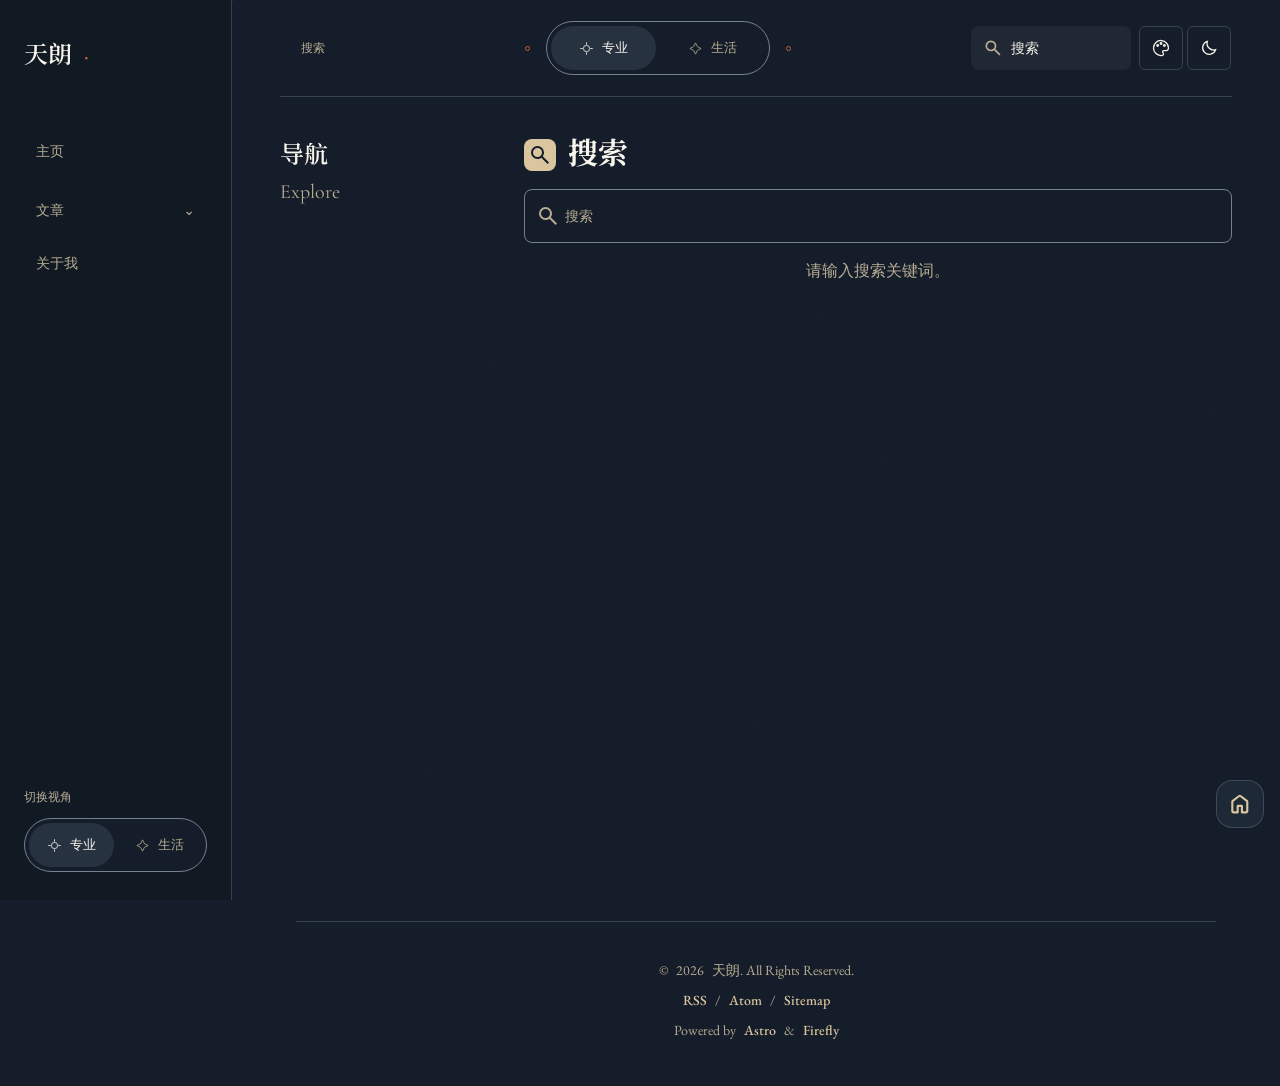
<file: search/index.html>
<!DOCTYPE html><html data-palette="fusion" data-content-mode="professional" data-reader-theme="auto" data-palette-choice="auto" lang="zh-CN" class="bg-(--page-bg) text-[14px] md:text-[16px]" data-wallpaper-mode="none" data-fullscreen-layout="classic" data-tag-style="pill" data-category-style="rectangle" style="--page-width: 100rem;--navbar-panel-blur: 12px;--banner-height-home: 65vh;--banner-height-non-home: max(45vh, 380px);--banner-height: 35vh;" data-astro-cid-ju4pidww><head><meta charset="UTF-8"><script>(()=>{const root=document.documentElement,q=new URLSearchParams(location.search),read=key=>{try{return localStorage.getItem(key)}catch(e){return null}},mode=q.get("mode")||read("reader-content-mode")||root.dataset.contentMode;root.dataset.contentMode=mode==="personal"?"personal":"professional";const theme=q.get("theme")||read("reader-theme")||read("theme")||root.dataset.readerTheme;root.dataset.readerTheme=["light","dark","system"].includes(theme)?theme:"auto";const palette=q.get("palette")||read("reader-palette")||read("palette")||root.dataset.paletteChoice;root.dataset.paletteChoice=["fusion","warm-paper","spectrum","lark","warm-lark"].includes(palette)?palette:"auto",root.dataset.palette=root.dataset.paletteChoice==="auto"?"fusion":root.dataset.paletteChoice;const dark=root.dataset.readerTheme==="auto"?root.dataset.contentMode==="professional":root.dataset.readerTheme==="system"?matchMedia("(prefers-color-scheme: dark)").matches:root.dataset.readerTheme==="dark";root.classList.toggle("dark",dark),root.dataset.mode=dark?"dark":"light"})();
</script><style>
			@layer properties, theme, base, components, utilities;
		</style><title>搜索 - 天朗</title><meta name="description" content="个人站点，内容陆续补充。"><meta name="keywords" content="博客, 个人站点"><meta name="author" content="天朗"><link rel="canonical" href="https://derivative2002.github.io/search/"><meta property="og:site_name" content="天朗"><meta property="og:locale" content="zh_CN"><meta property="og:url" content="https://derivative2002.github.io/search/"><meta property="og:title" content="搜索 - 天朗"><meta property="og:description" content="个人站点，内容陆续补充。"><meta property="og:image" content="https://derivative2002.github.io/_astro/site-light.DlgTCT9r.png"><meta property="og:image:width" content="96"><meta property="og:image:height" content="96"><meta property="og:image:alt" content="搜索 - 天朗"><meta name="twitter:image" content="https://derivative2002.github.io/_astro/site-light.DlgTCT9r.png"><meta name="twitter:image:alt" content="搜索 - 天朗"><meta property="og:type" content="website"><meta name="twitter:card" content="summary_large_image"><meta name="twitter:url" content="https://derivative2002.github.io/search/"><meta name="twitter:title" content="搜索 - 天朗"><meta name="twitter:description" content="个人站点，内容陆续补充。"><meta name="viewport" content="width=device-width, initial-scale=1"><meta name="generator" content="Astro v7.3.2"><meta name="theme-color" content="hsl(165 90% 60%)"><link rel="icon" href="/favicon/site-180.png" sizes="180x180"><link rel="icon" href="/favicon/site-32.png" sizes="32x32"><link rel="apple-touch-icon" href="/favicon/site-180.png" type="image/png" sizes="180x180"><!-- 为特定域名的图片添加 referrerpolicy 以解决 403 问题 --><!-- 注：静态图片（ImageWrapper 组件、Markdown 正文图）已在构建期加好 referrerpolicy；
         此脚本仅作为运行时兜底，处理动态注入的图片（解密内容、第三方评论/统计部件等）。 --><!-- Set the theme before the page is rendered to avoid a flash --><script>(function(){const defaultMode="system",defaultWallpaperMode="none",darkTheme="one-dark-pro",lightTheme="one-light",fullscreenLayout="classic",LIGHT_MODE="light",DARK_MODE="dark",SYSTEM_MODE="system",readSetting=key=>{try{return localStorage.getItem(key)}catch(e){return null}},removeSetting=key=>{try{localStorage.removeItem(key)}catch(e){}},preference=document.documentElement.dataset.readerTheme||"auto",theme=preference==="auto"?document.documentElement.dataset.contentMode==="personal"?"light":"dark":preference;function getSystemTheme(){return window.matchMedia("(prefers-color-scheme: dark)").matches?DARK_MODE:LIGHT_MODE}function resolveTheme(themeValue){return themeValue===SYSTEM_MODE?getSystemTheme():themeValue}const resolvedTheme=resolveTheme(theme),isDark=resolvedTheme===DARK_MODE;document.documentElement.dataset.mode=resolvedTheme,isDark?document.documentElement.classList.add("dark"):document.documentElement.classList.remove("dark"),document.documentElement.setAttribute("data-theme",isDark?darkTheme:lightTheme);const storedCardOpacity=readSetting("overlayCardOpacity"),parsedCardOpacity=storedCardOpacity===null?NaN:Number.parseFloat(storedCardOpacity),resolvedCardOpacity=Number.isFinite(parsedCardOpacity)?Math.min(1,Math.max(0,parsedCardOpacity)):.6;document.documentElement.style.setProperty("--card-transparent-opacity",String(resolvedCardOpacity));const storedFullscreenLayout=null;removeSetting("fullscreenLayout");const resolvedFullscreenLayout=storedFullscreenLayout==="hero"||storedFullscreenLayout==="classic"?storedFullscreenLayout:fullscreenLayout;document.documentElement.setAttribute("data-fullscreen-layout",resolvedFullscreenLayout);const wallpaperMode=defaultWallpaperMode;if(document.documentElement.setAttribute("data-wallpaper-mode",wallpaperMode),!window.__fireflyLayoutTransitionGuard){window.__fireflyLayoutTransitionGuard=!0,document.documentElement.setAttribute("data-layout-init","");const removeLayoutInit=()=>document.documentElement.removeAttribute("data-layout-init");document.readyState==="complete"?requestAnimationFrame(removeLayoutInit):window.addEventListener("load",removeLayoutInit,{once:!0})}(function(){const wavesEnabled=readSetting("wavesEnabled");wavesEnabled!==null&&document.documentElement.setAttribute("data-waves-enabled",wavesEnabled)})(),(function(){const gradientEnabled=readSetting("gradientEnabled");gradientEnabled!==null&&document.documentElement.setAttribute("data-gradient-enabled",gradientEnabled)})(),(function(){const bannerTitleEnabled=readSetting("bannerTitleEnabled");bannerTitleEnabled!==null&&document.documentElement.setAttribute("data-banner-title-enabled",bannerTitleEnabled)})()})();
</script><!-- defines global css variables. This will be applied to <html> <body> and some other elements idk why --><link rel="alternate" type="application/rss+xml" title="天朗" href="https://derivative2002.github.io/rss.xml"><link rel="alternate" type="application/atom+xml" title="天朗" href="https://derivative2002.github.io/atom.xml"><!-- Font Setup (Astro Font API) --><!-- Local heading faces and system stacks are defined in styles/fonts.css. --><script type="module">document.fonts&&typeof document.fonts.ready<"u"&&document.fonts.ready.then(()=>{document.dispatchEvent(new CustomEvent("fontsLoaded"))}).catch(n=>{console.warn("Font loading failed:",n)});
</script><style>mark{background:transparent;color:var(--primary);font-weight:600;padding:0 .1em}
</style><link rel="stylesheet" href="/_astro/MainGridLayout.CMjX8gTn.css"><link rel="stylesheet" href="/_astro/Layout.gPLbRrBm.css"><script type="module" src="/_astro/page.BpqnxC_1.js"></script></head><body class="min-h-screen" style="--page-width: 100rem;--navbar-panel-blur: 12px;--banner-height-home: 65vh;--banner-height-non-home: max(45vh, 380px);--banner-height: 35vh;" data-astro-cid-ju4pidww><!-- 首帧前按运行时壁纸模式翻转卡片透明类（布局已由 data-wallpaper-mode 属性规则接管） --><script>(function(){const wm=document.documentElement.getAttribute("data-wallpaper-mode");wm&&document.body.classList.toggle("wallpaper-transparent",wm==="overlay"||wm==="fullscreen"&&document.documentElement.getAttribute("data-fullscreen-layout")==="hero")})();
</script><div id="progress-bar" style="--page-width: 100rem;--navbar-panel-blur: 12px;--banner-height-home: 65vh;--banner-height-non-home: max(45vh, 380px);--banner-height: 35vh;" data-astro-cid-ju4pidww></div><script>(function(){(function(){var stored=localStorage.getItem("cardBorderEnabled"),border=stored!==null?stored==="true":!1;border?document.documentElement.classList.add("enable-card-border"):document.documentElement.classList.remove("enable-card-border"),stored=localStorage.getItem("cardFollowThemeEnabled");var follow=stored!==null?stored==="true":!1;follow?document.body.classList.add("card-follow-theme-hue"):document.body.classList.remove("card-follow-theme-hue")})()})();
</script><!-- 页面顶部渐变高光效果 - 只在full和semifull模式下显示 --><!-- 全局配置载体 --><div id="config-carrier" data-hue="165" data-wallpaper-mode="none"></div><script data-swup-ignore-script>(function(){const managerConfigStr='{"mode":"local","meting":{"api":"https://api.i-meto.com/meting/api?server=:server&type=:type&id=:id&r=:r","server":"netease","type":"playlist","id":"","auth":"","fallbackApis":[]},"localPlaylist":[],"volume":0.7,"playMode":"list","showLyrics":false,"i18n":{"noPlaying":"\u6682\u672A\u64AD\u653E","lyrics":"\u6B4C\u8BCD","volume":"\u97F3\u91CF","playMode":"\u5207\u6362\u64AD\u653E\u6A21\u5F0F","prev":"\u4E0A\u4E00\u9996","next":"\u4E0B\u4E00\u9996","playlist":"\u5217\u8868","noLyrics":"\u6682\u65E0\u6B4C\u8BCD","loadingLyrics":"\u6B63\u5728\u52A0\u8F7D\u6B4C\u8BCD...","failedLyrics":"\u6B4C\u8BCD\u52A0\u8F7D\u5931\u8D25","noSongs":"\u6682\u65E0\u6B4C\u66F2","error":"\u64AD\u653E\u5668\u9519\u8BEF","play":"\u64AD\u653E","pause":"\u6682\u505C","progress":"\u64AD\u653E\u8FDB\u5EA6","noCover":"\u6682\u65E0\u5C01\u9762"}}';(function(){if(window.__fireflyMusic)return;var config=JSON.parse(managerConfigStr);function formatTime(seconds){if(!seconds||isNaN(seconds))return"0:00";var min=Math.floor(seconds/60),sec=Math.floor(seconds%60);return min+":"+(sec<10?"0":"")+sec}function parseLRC(lrc){if(!lrc)return[];var lines=lrc.split(`
`),result=[],timeReg=/\[(\d{2}):(\d{2})\.(\d{2,3})\]/g;return lines.forEach(function(line){var matches=Array.from(line.matchAll(timeReg));if(matches.length>0){var text=line.replace(timeReg,"").trim();text&&matches.forEach(function(match){var m=parseInt(match[1]),s=parseInt(match[2]),ms=parseInt(match[3]),time=m*60+s+ms/(match[3].length===3?1e3:100);result.push({time,text})})}}),result.sort(function(a,b){return a.time-b.time})}var audio=document.createElement("audio");audio.crossOrigin="anonymous",audio.style.display="none",audio.preload="none",document.body.appendChild(audio),audio.pause();var loadVersion=0,state={playlist:[],currentIndex:0,isPlaying:!1,playMode:0,volume:localStorage.getItem("music-player-volume")!==null?parseFloat(localStorage.getItem("music-player-volume")):config.volume||.7,isMuted:!1,lyrics:[],currentLrcIndex:-1,initialized:!1,initializing:!1,error:null};config.playMode==="random"?state.playMode=2:config.playMode==="one"?state.playMode=1:state.playMode=0;function emit(name,detail){window.dispatchEvent(new CustomEvent(name,{detail:detail||{}}))}async function fetchMetingData(){if(config.meting){for(var m=config.meting,apis=[m.api].concat(m.fallbackApis||[]),i=0;i<apis.length;i++){var baseApi=apis[i];if(baseApi)try{var fetchUrl=baseApi.replace(":server",m.server).replace(":type",m.type).replace(":id",m.id).replace(":r",Math.random());m.auth&&(fetchUrl+="&auth="+m.auth);var res=await fetch(fetchUrl);if(!res.ok)throw new Error("HTTP "+res.status);var data=await res.json();if(Array.isArray(data)&&data.length>0){state.playlist=data.map(function(item){return{name:item.title||item.name||"Unknown",artist:item.author||item.artist||"Unknown",url:item.url,pic:item.pic||item.cover||"",lrc:item.lrc}});return}}catch(e){console.warn("Meting API failed for "+baseApi,e)}}throw new Error("All Meting APIs failed")}}function loadLyrics(track){if(state.lyrics=[],state.currentLrcIndex=-1,!track.lrc){emit("fm:lyrics",{lyrics:[],status:"none"});return}var isLrcUrl=/^(https?:)?\/\//.test(track.lrc)||track.lrc.startsWith("/")||/\.(lrc|txt)(\?|#|$)/i.test(track.lrc);isLrcUrl?(emit("fm:lyrics",{lyrics:[],status:"loading"}),fetch(track.lrc).then(function(r){return r.text()}).then(function(text){state.lyrics=parseLRC(text),emit("fm:lyrics",{lyrics:state.lyrics,status:"loaded"})}).catch(function(){state.lyrics=[],emit("fm:lyrics",{lyrics:[],status:"failed"})})):(state.lyrics=parseLRC(track.lrc),emit("fm:lyrics",{lyrics:state.lyrics,status:state.lyrics.length>0?"loaded":"none"}))}var currentTrackUrls=[],currentTrackUrlIndex=0,errorSkipTimeout=null;function tryPlayCurrentTrackUrl(autoPlay,ver){if(ver===loadVersion){var playUrl=currentTrackUrls[currentTrackUrlIndex];audio.src=playUrl,autoPlay?audio.play().then(function(){ver===loadVersion&&(state.isPlaying=!0,state.error=null,emit("fm:play-state",{isPlaying:!0}))}).catch(function(e){ver===loadVersion&&e.name!=="AbortError"&&console.warn("Autoplay blocked:",e)}):(state.isPlaying=!1,emit("fm:play-state",{isPlaying:!1}))}}function loadTrack(index,autoPlay){if(!(index<0||index>=state.playlist.length)){state.currentIndex=index;var track=state.playlist[index],ver=++loadVersion;errorSkipTimeout&&(clearTimeout(errorSkipTimeout),errorSkipTimeout=null),currentTrackUrls=[track.url],currentTrackUrlIndex=0;var matchId=track.url.match(/[?&]id=([^&]+)/),matchServer=track.url.match(/[?&]server=([^&]+)/);matchId&&matchServer&&config.meting&&config.meting.fallbackApis&&config.meting.fallbackApis.forEach(function(fallback){var fallbackUrl=fallback.replace(":server",matchServer[1]).replace(":type","url").replace(":id",matchId[1]);currentTrackUrls.indexOf(fallbackUrl)===-1&&currentTrackUrls.push(fallbackUrl)}),loadLyrics(track),emit("fm:track",{index,track,autoPlay:!!autoPlay}),tryPlayCurrentTrackUrl(autoPlay,ver)}}function togglePlay(){audio.paused?audio.play().then(function(){state.isPlaying=!0,emit("fm:play-state",{isPlaying:!0})}).catch(function(e){e.name!=="AbortError"&&console.warn("Playback failed:",e)}):(audio.pause(),state.isPlaying=!1,emit("fm:play-state",{isPlaying:!1}))}function playNext(auto){if(state.playMode===1&&auto){audio.currentTime=0,audio.play();return}var nextIndex;state.playMode===2?nextIndex=Math.floor(Math.random()*state.playlist.length):nextIndex=(state.currentIndex+1)%state.playlist.length,loadTrack(nextIndex,!0)}function playPrev(){var prevIndex;state.playMode===2?prevIndex=Math.floor(Math.random()*state.playlist.length):prevIndex=(state.currentIndex-1+state.playlist.length)%state.playlist.length,loadTrack(prevIndex,!0)}function setPlayMode(mode){state.playMode=mode,emit("fm:mode",{playMode:mode})}function cyclePlayMode(){setPlayMode((state.playMode+1)%3)}function setVolume(val){val=Math.max(0,Math.min(1,val)),state.volume=val,state.isMuted=!1,audio.volume=val,audio.muted=!1,localStorage.setItem("music-player-volume",val.toString()),emit("fm:volume",{volume:val,isMuted:!1})}function toggleMute(){state.isMuted=!state.isMuted,audio.muted=state.isMuted,emit("fm:volume",{volume:state.volume,isMuted:state.isMuted})}function seek(percent){audio.duration&&(audio.currentTime=Math.max(0,Math.min(1,percent))*audio.duration)}function seekToTime(time){audio.duration&&(audio.currentTime=Math.max(0,Math.min(time,audio.duration)))}function playTrackByIndex(index){index===state.currentIndex&&!audio.paused?togglePlay():loadTrack(index,!0)}audio.addEventListener("timeupdate",function(){if(!isNaN(audio.duration)){var ct=audio.currentTime,dur=audio.duration,pct=ct/dur*100;if(emit("fm:time",{currentTime:ct,duration:dur,progress:pct,currentTimeStr:formatTime(ct),durationStr:formatTime(dur)}),state.lyrics.length>0){for(var idx=-1,i=0;i<state.lyrics.length&&ct>=state.lyrics[i].time;i++)idx=i;idx!==state.currentLrcIndex&&(state.currentLrcIndex=idx,emit("fm:lrc-index",{index:idx}))}}}),audio.addEventListener("ended",function(){playNext(!0)}),audio.addEventListener("error",function(){var ver=loadVersion;currentTrackUrlIndex<currentTrackUrls.length-1?(currentTrackUrlIndex++,console.warn("Playback failed, trying fallback URL: "+currentTrackUrls[currentTrackUrlIndex]),tryPlayCurrentTrackUrl(!0,ver)):(state.error="Audio playback error",emit("fm:error",{message:"\u64AD\u653E\u5931\u8D25\uFF0C\u5373\u5C06\u81EA\u52A8\u8DF3\u8FC7..."}),errorSkipTimeout&&clearTimeout(errorSkipTimeout),errorSkipTimeout=setTimeout(function(){ver===loadVersion&&playNext(!0)},2e3))});async function init(){if(!(state.initialized||state.initializing)){state.initializing=!0;try{if(config.mode==="meting"&&config.meting?await fetchMetingData():config.mode==="local"&&(state.playlist=config.localPlaylist||[]),state.playlist.length>0){audio.volume=state.volume;var startIndex=0;state.playMode===2&&(startIndex=Math.floor(Math.random()*state.playlist.length)),state.initialized=!0,emit("fm:init",{playlist:state.playlist,playMode:state.playMode,volume:state.volume,isMuted:state.isMuted}),loadTrack(startIndex,!1)}else state.initialized=!0,emit("fm:init",{playlist:[],playMode:state.playMode,volume:state.volume,isMuted:state.isMuted}),emit("fm:error",{message:config.i18n.noSongs})}catch(e){console.error("Music Manager init error:",e),state.initialized=!0,emit("fm:init",{playlist:[],playMode:state.playMode,volume:state.volume,isMuted:state.isMuted}),emit("fm:error",{message:config.i18n.error})}finally{state.initializing=!1}}}window.__fireflyMusic={init,getState:function(){var track=state.playlist[state.currentIndex]||null;return{playlist:state.playlist,currentIndex:state.currentIndex,track,isPlaying:state.isPlaying,playMode:state.playMode,volume:state.volume,isMuted:state.isMuted,currentTime:audio.currentTime,duration:audio.duration||0,progress:audio.duration?audio.currentTime/audio.duration*100:0,currentTimeStr:formatTime(audio.currentTime),durationStr:formatTime(audio.duration),lyrics:state.lyrics,currentLrcIndex:state.currentLrcIndex,initialized:state.initialized,error:state.error,config}},togglePlay,playNext:function(){playNext(!1)},playPrev,cyclePlayMode,setVolume,toggleMute,seek,seekToTime,playTrackByIndex,loadTrack}})()})();
</script><div class="reading-texture" aria-hidden="true"><span class="reading-grain larger" style="left:0%;top:0%"></span><span class="reading-grain" style="left:61.803398875%;top:37.231%"></span><span class="reading-grain" style="left:23.60679775%;top:74.462%"></span><span class="reading-grain" style="left:85.410196625%;top:11.693000000000012%"></span><span class="reading-grain" style="left:47.2135955%;top:48.92400000000001%"></span><span class="reading-grain" style="left:9.016994374999967%;top:86.155%"></span><span class="reading-grain" style="left:70.82039325%;top:23.386000000000024%"></span><span class="reading-grain" style="left:32.62379212500002%;top:60.61700000000002%"></span><span class="reading-grain" style="left:94.427191%;top:97.84800000000001%"></span><span class="reading-grain larger" style="left:56.230589874999964%;top:35.07900000000001%"></span><span class="reading-grain" style="left:18.033988749999935%;top:72.31%"></span><span class="reading-grain" style="left:79.83738762500002%;top:9.540999999999997%"></span><span class="reading-grain" style="left:41.64078649999999%;top:46.77200000000005%"></span><span class="reading-grain" style="left:3.444185374999961%;top:84.00300000000004%"></span><span class="reading-grain" style="left:65.24758425000005%;top:21.234000000000037%"></span><span class="reading-grain" style="left:27.050983125000016%;top:58.46500000000003%"></span><span class="reading-grain" style="left:88.85438199999999%;top:95.69600000000003%"></span><span class="reading-grain" style="left:50.65778087500007%;top:32.92700000000002%"></span><span class="reading-grain larger" style="left:12.461179749999928%;top:70.15800000000002%"></span><span class="reading-grain" style="left:74.26457862500001%;top:7.38900000000001%"></span><span class="reading-grain" style="left:36.06797749999987%;top:44.620000000000005%"></span><span class="reading-grain" style="left:97.87137637499995%;top:81.851%"></span><span class="reading-grain" style="left:59.67477525000004%;top:19.081999999999994%"></span><span class="reading-grain" style="left:21.478174124999896%;top:56.31299999999999%"></span><span class="reading-grain" style="left:83.28157299999998%;top:93.5440000000001%"></span><span class="reading-grain" style="left:45.084971875000065%;top:30.77500000000009%"></span><span class="reading-grain" style="left:6.888370749999922%;top:68.00600000000009%"></span><span class="reading-grain larger" style="left:68.691769625%;top:5.23700000000008%"></span><span class="reading-grain" style="left:30.49516850000009%;top:42.468000000000075%"></span><span class="reading-grain" style="left:92.29856737499995%;top:79.69900000000007%"></span><span class="reading-grain" style="left:54.10196625000003%;top:16.930000000000064%"></span><span class="reading-grain" style="left:15.90536512499989%;top:54.16100000000006%"></span><span class="reading-grain" style="left:77.70876399999997%;top:91.39200000000005%"></span><span class="reading-grain" style="left:39.51216287500006%;top:28.623000000000047%"></span><span class="reading-grain" style="left:1.3155617500001426%;top:65.85400000000004%"></span><span class="reading-grain" style="left:63.118960625%;top:3.0850000000000364%"></span><span class="reading-grain larger" style="left:24.922359499999857%;top:40.31600000000003%"></span><span class="reading-grain" style="left:86.72575837500017%;top:77.54700000000003%"></span><span class="reading-grain" style="left:48.529157250000026%;top:14.77800000000002%"></span><span class="reading-grain" style="left:10.332556124999883%;top:52.009000000000015%"></span><span class="reading-grain" style="left:72.13595499999974%;top:89.24000000000001%"></span><span class="reading-grain" style="left:33.93935387500005%;top:26.471000000000004%"></span><span class="reading-grain" style="left:95.74275274999991%;top:63.702%"></span><span class="reading-grain" style="left:57.546151624999766%;top:0.9329999999999927%"></span><span class="reading-grain" style="left:19.349550500000078%;top:38.16399999999999%"></span><span class="reading-grain larger" style="left:81.15294937499993%;top:75.39499999999998%"></span><span class="reading-grain" style="left:42.95634824999979%;top:12.625999999999976%"></span><span class="reading-grain" style="left:4.7597471250001036%;top:49.85699999999997%"></span><span class="reading-grain" style="left:66.56314599999996%;top:87.08800000000019%"></span><span class="reading-grain" style="left:28.366544874999818%;top:24.319000000000187%"></span><span class="reading-grain" style="left:90.16994375000013%;top:61.55000000000018%"></span><span class="reading-grain" style="left:51.97334262499999%;top:98.78100000000018%"></span><span class="reading-grain" style="left:13.776741499999844%;top:36.01200000000017%"></span><span class="reading-grain" style="left:75.58014037500016%;top:73.24300000000017%"></span><span class="reading-grain larger" style="left:37.38353925000001%;top:10.47400000000016%"></span><span class="reading-grain" style="left:99.18693812499987%;top:47.705000000000155%"></span><span class="reading-grain" style="left:60.99033700000018%;top:84.93600000000015%"></span><span class="reading-grain" style="left:22.79373587500004%;top:22.166999999999916%"></span><span class="reading-grain" style="left:84.5971347499999%;top:59.39800000000014%"></span><span class="reading-grain" style="left:46.40053362499975%;top:96.6289999999999%"></span><span class="reading-grain" style="left:8.203932500000064%;top:33.86000000000013%"></span><span class="reading-grain" style="left:70.00733137499992%;top:71.0909999999999%"></span><span class="reading-grain" style="left:31.81073024999978%;top:8.322000000000116%"></span><span class="reading-grain larger" style="left:93.61412912500009%;top:45.552999999999884%"></span><span class="reading-grain" style="left:55.41752799999995%;top:82.7840000000001%"></span><span class="reading-grain" style="left:17.220926874999805%;top:20.015000000000327%"></span><span class="reading-grain" style="left:79.02432575000012%;top:57.246000000000095%"></span><span class="reading-grain" style="left:40.82772462499997%;top:94.47700000000032%"></span><span class="reading-grain" style="left:2.6311235000002853%;top:31.708000000000084%"></span><span class="reading-grain" style="left:64.43452237499969%;top:68.9390000000003%"></span><span class="reading-grain" style="left:26.23792125%;top:6.170000000000073%"></span><span class="reading-grain" style="left:88.04132012500031%;top:43.401000000000295%"></span><span class="reading-grain larger" style="left:49.844718999999714%;top:80.63200000000006%"></span><span class="reading-grain" style="left:11.648117875000025%;top:17.863000000000284%"></span><span class="reading-grain" style="left:73.45151675000034%;top:55.09400000000005%"></span><span class="reading-grain" style="left:35.25491562499974%;top:92.32500000000027%"></span><span class="reading-grain" style="left:97.05831450000005%;top:29.55600000000004%"></span><span class="reading-grain" style="left:58.86171337500036%;top:66.78700000000026%"></span><span class="reading-grain" style="left:20.665112249999765%;top:4.018000000000029%"></span><span class="reading-grain" style="left:82.46851112500008%;top:41.24900000000025%"></span><span class="reading-grain" style="left:44.27190999999948%;top:78.48000000000002%"></span><span class="reading-grain larger" style="left:6.075308874999791%;top:15.71100000000024%"></span><span class="reading-grain" style="left:67.8787077500001%;top:52.94200000000001%"></span><span class="reading-grain" style="left:29.682106624999506%;top:90.17300000000023%"></span><span class="reading-grain" style="left:91.48550549999982%;top:27.403999999999996%"></span><span class="reading-grain" style="left:53.28890437500013%;top:64.63500000000022%"></span><span class="reading-grain" style="left:15.092303249999532%;top:1.8659999999999854%"></span><span class="reading-grain" style="left:76.89570212499984%;top:39.09700000000021%"></span><span class="reading-grain" style="left:38.699101000000155%;top:76.32799999999997%"></span><span class="reading-grain" style="left:0.5024998749995575%;top:13.559000000000196%"></span><span class="reading-grain larger" style="left:62.30589874999987%;top:50.789999999999964%"></span><span class="reading-grain" style="left:24.10929762500018%;top:88.02100000000019%"></span><span class="reading-grain" style="left:85.91269649999958%;top:25.251999999999953%"></span><span class="reading-grain" style="left:47.716095374999895%;top:62.483000000000175%"></span><span class="reading-grain" style="left:9.519494250000207%;top:99.71399999999994%"></span><span class="reading-grain" style="left:71.32289312499961%;top:36.945000000000164%"></span><span class="reading-grain" style="left:33.12629199999992%;top:74.17600000000039%"></span><span class="reading-grain" style="left:94.92969087500023%;top:11.407000000000153%"></span><span class="reading-grain" style="left:56.733089749999635%;top:48.638000000000375%"></span><span class="reading-grain larger" style="left:18.536488624999947%;top:85.86900000000014%"></span><span class="reading-grain" style="left:80.33988750000026%;top:23.100000000000364%"></span><span class="reading-grain" style="left:42.14328637499966%;top:60.33100000000013%"></span><span class="reading-grain" style="left:3.946685249999973%;top:97.56200000000035%"></span><span class="reading-grain" style="left:65.75008412500028%;top:34.79300000000012%"></span><span class="reading-grain" style="left:27.553482999999687%;top:72.02400000000034%"></span><span class="reading-grain" style="left:89.356881875%;top:9.25500000000011%"></span><span class="reading-grain" style="left:51.16028075000031%;top:46.48600000000033%"></span><span class="reading-grain" style="left:12.963679624999713%;top:83.7170000000001%"></span><span class="reading-grain larger" style="left:74.76707850000003%;top:20.94800000000032%"></span><span class="reading-grain" style="left:36.57047737500034%;top:58.17900000000009%"></span></div><aside class="redesign-sidebar" aria-label="站点导航"><a class="redesign-brand" href="/">天朗<span aria-hidden="true">·</span></a><nav class="redesign-nav"><a href="/">主页</a><details><summary>文章<span aria-hidden="true">⌄</span></summary><div><a href="/archive/">归档</a><a href="/categories/">分类</a><a href="/tags/">标签</a><a href="/series/">系列</a></div></details><a href="/about/">关于我</a></nav><div class="redesign-sidebar-bottom"><p>切换视角</p><div class="content-mode-switch" role="group" aria-label="内容模式"><button type="button" data-content-mode-target="professional" aria-pressed="true"><svg viewBox="0 0 24 24" aria-hidden="true"><circle cx="12" cy="12" r="5"></circle><path d="M12 2v4M12 18v4M2 12h4M18 12h4"></path></svg><span>专业</span></button><button type="button" data-content-mode-target="personal" aria-pressed="false"><svg viewBox="0 0 24 24" aria-hidden="true"><path d="m12 3 3 6 6 3-6 3-3 6-3-6-6-3 6-3Z"></path></svg><span>生活</span></button></div></div></aside><!-- 导航栏外壳（从 MainGridLayout.astro 迁出） --><div id="top-row" class="z-50 pointer-events-none relative transition-all duration-700 mx-auto w-full xl:w-[92vw] max-w-(--page-width) px-0 md:px-4"><div id="navbar-wrapper" class="pointer-events-auto transition-all sticky top-0"><div id="navbar" class="z-50" style="--navbar-glass-blur: 0px;" data-transparent-mode="semi" data-is-home="false" data-full-width="false"><script>(function(){const bannerTMode="semi",fsTMode="semifull";(function(){const wm=document.documentElement.getAttribute("data-wallpaper-mode"),navbar=document.getElementById("navbar");if(!wm||!navbar)return;const isHome=navbar.getAttribute("data-is-home")==="true";let mode,blur;wm==="fullscreen"?(mode=fsTMode==="semifull"&&isHome?"semifull":"semi",blur=12):wm==="banner"?(mode=bannerTMode==="semifull"&&!isHome?"semi":bannerTMode,blur=mode==="none"?0:12):(mode="none",blur=0),navbar.setAttribute("data-transparent-mode",mode),navbar.style.setProperty("--navbar-glass-blur",`${blur}px`)})()})();
</script><div class="overflow-visible! h-18 px-4"><div class="mx-auto h-full w-full max-w-(--page-width) grid grid-cols-[auto_minmax(0,1fr)_auto] items-center"><a href="/" class="btn-plain scale-animation rounded-lg h-13 px-3 md:px-5 font-bold active:scale-95"><div class="flex flex-row items-center text-md dark:text-white text-black" style="font-family: var(--font-navbar-title, inherit)"><picture><source srcset="/_astro/site-light.DlgTCT9r_ZU1KxS.webp 28w, /_astro/site-light.DlgTCT9r_Z1kIve4.webp 56w" type="image/webp"><img src="/_astro/site-light.DlgTCT9r_ZhSDHx.webp" srcset="/_astro/site-light.DlgTCT9r_ZU1KxS.webp 28w, /_astro/site-light.DlgTCT9r_Z1kIve4.webp 56w" alt="天朗" data-logo-theme="light" loading="eager" fetchpriority="high" decoding="async" width="96" height="96" class="navbar-logo h-7 w-7 mb-1 mr-2 object-contain dark:hidden"></picture><picture><source srcset="/_astro/site-dark.BhGWqPP__Z25Ojub.webp 28w, /_astro/site-dark.BhGWqPP__rjhTP.webp 56w" type="image/webp"><img src="/_astro/site-dark.BhGWqPP__rmK7D.webp" srcset="/_astro/site-dark.BhGWqPP__Z25Ojub.webp 28w, /_astro/site-dark.BhGWqPP__rjhTP.webp 56w" alt="天朗" data-logo-theme="dark" loading="eager" fetchpriority="high" decoding="async" width="96" height="96" class="navbar-logo h-7 w-7 mb-1 mr-2 object-contain hidden dark:block"></picture><span class="redesign-location" data-navbar-location>天朗</span><span class="redesign-mobile-brand">天朗</span></div></a><div class="redesign-top-mode"><i aria-hidden="true"></i><div class="content-mode-switch" role="group" aria-label="内容模式"><button type="button" data-content-mode-target="professional" aria-pressed="true"><svg viewBox="0 0 24 24" aria-hidden="true"><circle cx="12" cy="12" r="5"></circle><path d="M12 2v4M12 18v4M2 12h4M18 12h4"></path></svg><span>专业</span></button><button type="button" data-content-mode-target="personal" aria-pressed="false"><svg viewBox="0 0 24 24" aria-hidden="true"><path d="m12 3 3 6 6 3-6 3-3 6-3-6-6-3 6-3Z"></path></svg><span>生活</span></button></div><i aria-hidden="true"></i></div><div class="flex col-start-3 justify-self-end"><!--<SearchPanel client:load>--><style>astro-island,astro-slot,astro-static-slot{display:contents}</style><script>(()=>{var e=async t=>{await(await t())()};(self.Astro||(self.Astro={})).load=e,window.dispatchEvent(new Event("astro:load"))})();
</script><script>(()=>{var g=Object.defineProperty,w=(a,s,c)=>s in a?g(a,s,{enumerable:!0,configurable:!0,writable:!0,value:c}):a[s]=c,l=(a,s,c)=>w(a,typeof s!="symbol"?s+"":s,c),E=new Set(["__proto__","constructor","prototype"]);{let a={0:t=>y(t),1:t=>c(t),2:t=>new RegExp(t),3:t=>new Date(t),4:t=>new Map(c(t)),5:t=>new Set(c(t)),6:t=>BigInt(t),7:t=>new URL(t),8:t=>new Uint8Array(t),9:t=>new Uint16Array(t),10:t=>new Uint32Array(t),11:t=>Number.POSITIVE_INFINITY*t},s=t=>{let[p,e]=t;return p in a?a[p](e):void 0},c=t=>t.map(s),y=t=>typeof t!="object"||t===null?t:Object.fromEntries(Object.entries(t).map(([p,e])=>[p,s(e)]));class f extends HTMLElement{constructor(){super(...arguments),l(this,"Component"),l(this,"hydrator"),l(this,"hydrate",async()=>{var b;if(!this.hydrator||!this.isConnected)return;let e=(b=this.parentElement)==null?void 0:b.closest("astro-island[ssr]");if(e){e.addEventListener("astro:hydrate",this.hydrate,{once:!0});return}let r=this.querySelectorAll("astro-slot"),n={},d=this.querySelectorAll("template[data-astro-template]");for(let o of d){let i=o.closest(this.tagName);i!=null&&i.isSameNode(this)&&(n[o.getAttribute("data-astro-template")||"default"]=o.innerHTML,o.remove())}for(let o of r){let i=o.closest(this.tagName);i!=null&&i.isSameNode(this)&&(n[o.getAttribute("name")||"default"]=o.innerHTML)}let u;try{u=this.hasAttribute("props")?y(JSON.parse(this.getAttribute("props"))):{}}catch(o){let i=this.getAttribute("component-url")||"<unknown>",v=this.getAttribute("component-export");throw v&&(i+=` (export ${v})`),console.error(`[hydrate] Error parsing props for component ${i}`,this.getAttribute("props"),o),o}let h;await this.hydrator(this)(this.Component,u,n,{client:this.getAttribute("client")}),this.removeAttribute("ssr"),this.dispatchEvent(new CustomEvent("astro:hydrate"))}),l(this,"unmount",()=>{this.isConnected||this.dispatchEvent(new CustomEvent("astro:unmount"))})}disconnectedCallback(){document.removeEventListener("astro:after-swap",this.unmount),document.addEventListener("astro:after-swap",this.unmount,{once:!0})}connectedCallback(){if(!this.hasAttribute("await-children")||document.readyState==="interactive"||document.readyState==="complete")this.childrenConnectedCallback();else{let e=()=>{document.removeEventListener("DOMContentLoaded",e),r.disconnect(),this.childrenConnectedCallback()},r=new MutationObserver(()=>{var n;((n=this.lastChild)==null?void 0:n.nodeType)===Node.COMMENT_NODE&&this.lastChild.nodeValue==="astro:end"&&(this.lastChild.remove(),e())});r.observe(this,{childList:!0}),document.addEventListener("DOMContentLoaded",e)}}async childrenConnectedCallback(){let e=this.getAttribute("before-hydration-url");e&&await import(e),this.start()}getRetryImportUrl(e){let r=new URL(e,document.baseURI);return r.searchParams.set("astro-retry",Date.now().toString()),r.toString()}async importWithRetry(e){try{return await import(e)}catch(r){return await new Promise(n=>setTimeout(n,1e3)),import(this.getRetryImportUrl(e))}}handleHydrationError(e){let r=this.getAttribute("component-url"),n=new CustomEvent("astro:hydration-error",{cancelable:!0,bubbles:!0,composed:!0,detail:{error:e,componentUrl:r}});this.dispatchEvent(n)&&console.error(`[astro-island] Error hydrating ${r}`,e)}async start(){let e=JSON.parse(this.getAttribute("opts")),r=this.getAttribute("client");if(Astro[r]===void 0){window.addEventListener(`astro:${r}`,()=>this.start(),{once:!0});return}try{await Astro[r](async()=>{let n=this.getAttribute("renderer-url");try{let[d,{default:u}]=await Promise.all([this.importWithRetry(this.getAttribute("component-url")),n?this.importWithRetry(n):Promise.resolve({default:()=>()=>{}})]),h=this.getAttribute("component-export")||"default";if(h.includes(".")){this.Component=d;for(let m of h.split(".")){if(E.has(m)||!this.Component||typeof this.Component!="object"&&typeof this.Component!="function"||!Object.hasOwn(this.Component,m))throw new Error(`Invalid component export path: ${h}`);this.Component=this.Component[m]}}else{if(E.has(h))throw new Error(`Invalid component export path: ${h}`);this.Component=d[h]}return this.hydrator=u,this.hydrate}catch(d){return this.handleHydrationError(d),()=>{}}},e,this)}catch(n){this.handleHydrationError(n)}}attributeChangedCallback(){this.hydrate()}}l(f,"observedAttributes",["props"]),customElements.get("astro-island")||customElements.define("astro-island",f)}})();
</script><astro-island uid="Z1Ufrb1" component-url="/_astro/Search.Bp0MaZjL.js" component-export="default" renderer-url="/_astro/client.svelte.BG3JpSQe.js" props="{}" ssr client="load" opts="{&quot;name&quot;:&quot;Search&quot;,&quot;value&quot;:true}" await-children><!--[--><div id="search-bar" class="hidden lg:flex transition-all items-center h-11 mr-2 rounded-lg bg-black/4 hover:bg-black/6 focus-within:bg-black/6 dark:bg-white/5 dark:hover:bg-white/10 dark:focus-within:bg-white/10"><!--[0--><!--[0--><!--[0--><svg xmlns="http://www.w3.org/2000/svg" aria-hidden="true" role="img" class="inline-icon inline-flex items-center justify-center absolute text-[1.25rem] pointer-events-none ml-3 transition my-auto text-black/30 dark:text-white/30" width="1em" height="1em" viewBox="0 0 24 24"><!----><path fill="currentColor" d="m19.6 21l-6.3-6.3q-.75.6-1.725.95T9.5 16q-2.725 0-4.612-1.888T3 9.5t1.888-4.612T9.5 3t4.613 1.888T16 9.5q0 1.1-.35 2.075T14.7 13.3l6.3 6.3zM9.5 14q1.875 0 3.188-1.312T14 9.5t-1.312-3.187T9.5 5T6.313 6.313T5 9.5t1.313 3.188T9.5 14"/><!----></svg><!--]--><!--]--><!--]--><!----> <input id="search-input-desktop" placeholder="搜索" value="" aria-controls="search-panel" data-floating-panel-no-expanded="" class="transition-all pl-10 text-sm bg-transparent outline-0 h-full w-40 active:w-60 focus:w-60 text-black/50 dark:text-white/50 svelte-1n2o1uz"/></div> <button aria-label="Search Panel" aria-controls="search-panel" aria-expanded="false" id="search-switch" class="btn-plain scale-animation lg:hidden! rounded-lg w-11 h-11 active:scale-90"><!--[0--><!--[0--><!--[0--><svg xmlns="http://www.w3.org/2000/svg" aria-hidden="true" role="img" class="inline-icon inline-flex items-center justify-center text-[1.25rem]" width="1em" height="1em" viewBox="0 0 24 24"><!----><path fill="currentColor" d="m19.6 21l-6.3-6.3q-.75.6-1.725.95T9.5 16q-2.725 0-4.612-1.888T3 9.5t1.888-4.612T9.5 3t4.613 1.888T16 9.5q0 1.1-.35 2.075T14.7 13.3l6.3 6.3zM9.5 14q1.875 0 3.188-1.312T14 9.5t-1.312-3.187T9.5 5T6.313 6.313T5 9.5t1.313 3.188T9.5 14"/><!----></svg><!--]--><!--]--><!--]--><!----></button> <div id="search-panel" class="float-panel float-panel-closed search-panel absolute md:w-120 top-20 left-4 md:left-[unset] right-4 shadow-2xl rounded-2xl p-2 svelte-1n2o1uz" data-floating-panel="" data-floating-panel-trigger="search-switch search-input-desktop" inert="" aria-hidden="true"><div id="search-bar-inside" class="flex relative lg:hidden transition-all items-center h-11 rounded-xl bg-black/4 hover:bg-black/6 focus-within:bg-black/6 dark:bg-white/5 dark:hover:bg-white/10 dark:focus-within:bg-white/10"><!--[0--><!--[0--><!--[0--><svg xmlns="http://www.w3.org/2000/svg" aria-hidden="true" role="img" class="inline-icon inline-flex items-center justify-center absolute text-[1.25rem] pointer-events-none ml-3 transition my-auto text-black/30 dark:text-white/30" width="1em" height="1em" viewBox="0 0 24 24"><!----><path fill="currentColor" d="m19.6 21l-6.3-6.3q-.75.6-1.725.95T9.5 16q-2.725 0-4.612-1.888T3 9.5t1.888-4.612T9.5 3t4.613 1.888T16 9.5q0 1.1-.35 2.075T14.7 13.3l6.3 6.3zM9.5 14q1.875 0 3.188-1.312T14 9.5t-1.312-3.187T9.5 5T6.313 6.313T5 9.5t1.313 3.188T9.5 14"/><!----></svg><!--]--><!--]--><!--]--><!----> <input placeholder="搜索" value="" class="pl-10 absolute inset-0 text-sm bg-transparent outline-0 focus:w-60 text-black/50 dark:text-white/50 svelte-1n2o1uz"/></div> <!--[2--><div class="transition first-of-type:mt-2 lg:first-of-type:mt-0 block rounded-xl text-lg px-3 py-2 text-50">找不到相关结果。</div><!--]--></div><!--]--><!--astro:end--></astro-island><div class="appearance-controls"><div class="appearance-setting" data-appearance="palette"><button type="button" class="appearance-trigger" id="appearance-palette" aria-label="配色" title="配色" aria-haspopup="menu" aria-controls="appearance-palette-menu" aria-expanded="false"><svg viewBox="0 0 24 24" aria-hidden="true"><path d="M12 3a9 9 0 1 0 0 18h1a2 2 0 0 0 1.2-3.6c-.8-.8-.2-2.4 1.4-2.4H18a3 3 0 0 0 3-3 9 9 0 0 0-9-9Z"></path><circle cx="8" cy="9" r="1"></circle><circle cx="12" cy="6.5" r="1"></circle><circle cx="16" cy="9" r="1"></circle></svg></button><div class="appearance-menu" id="appearance-palette-menu" role="menu" aria-label="配色" hidden><button type="button" role="menuitemradio" data-value="auto" aria-checked="false" tabindex="-1"><span>随模式</span><svg class="appearance-check" viewBox="0 0 24 24" aria-hidden="true"><path d="m5 12 4 4L19 6"></path></svg></button><button type="button" role="menuitemradio" data-value="fusion" aria-checked="false" tabindex="-1"><span>融合</span><svg class="appearance-check" viewBox="0 0 24 24" aria-hidden="true"><path d="m5 12 4 4L19 6"></path></svg></button><button type="button" role="menuitemradio" data-value="warm-paper" aria-checked="false" tabindex="-1"><span>暖纸</span><svg class="appearance-check" viewBox="0 0 24 24" aria-hidden="true"><path d="m5 12 4 4L19 6"></path></svg></button><button type="button" role="menuitemradio" data-value="spectrum" aria-checked="false" tabindex="-1"><span>光谱</span><svg class="appearance-check" viewBox="0 0 24 24" aria-hidden="true"><path d="m5 12 4 4L19 6"></path></svg></button><button type="button" role="menuitemradio" data-value="lark" aria-checked="false" tabindex="-1"><span>飞书蓝</span><svg class="appearance-check" viewBox="0 0 24 24" aria-hidden="true"><path d="m5 12 4 4L19 6"></path></svg></button><button type="button" role="menuitemradio" data-value="warm-lark" aria-checked="false" tabindex="-1"><span>暖纸飞书</span><svg class="appearance-check" viewBox="0 0 24 24" aria-hidden="true"><path d="m5 12 4 4L19 6"></path></svg></button></div></div><div class="appearance-setting" data-appearance="mode"><button type="button" class="appearance-trigger" id="appearance-mode" aria-label="明暗" title="明暗" aria-haspopup="menu" aria-controls="appearance-mode-menu" aria-expanded="false"><svg viewBox="0 0 24 24" aria-hidden="true"><path d="M20 14A8 8 0 0 1 10 4a8 8 0 1 0 10 10Z"></path></svg></button><div class="appearance-menu" id="appearance-mode-menu" role="menu" aria-label="明暗" hidden><button type="button" role="menuitemradio" data-value="auto" aria-checked="false" tabindex="-1"><span>随模式</span><svg class="appearance-check" viewBox="0 0 24 24" aria-hidden="true"><path d="m5 12 4 4L19 6"></path></svg></button><button type="button" role="menuitemradio" data-value="system" aria-checked="false" tabindex="-1"><span>随系统</span><svg class="appearance-check" viewBox="0 0 24 24" aria-hidden="true"><path d="m5 12 4 4L19 6"></path></svg></button><button type="button" role="menuitemradio" data-value="light" aria-checked="false" tabindex="-1"><span>亮色</span><svg class="appearance-check" viewBox="0 0 24 24" aria-hidden="true"><path d="m5 12 4 4L19 6"></path></svg></button><button type="button" role="menuitemradio" data-value="dark" aria-checked="false" tabindex="-1"><span>暗色</span><svg class="appearance-check" viewBox="0 0 24 24" aria-hidden="true"><path d="m5 12 4 4L19 6"></path></svg></button></div></div></div><script type="module" src="/_astro/AppearanceControls.astro_astro_type_script_index_0_lang.Bych5DLd.js"></script><button aria-label="导航菜单" aria-controls="nav-menu-panel" aria-expanded="false" name="Nav Menu" class="btn-plain scale-animation rounded-lg w-11 h-11 active:scale-90 lg:hidden!" id="nav-menu-switch"><svg width="1em" height="1em" viewBox="0 0 24 24" class="text-[1.25rem]" data-icon="material-symbols:menu-rounded"><symbol id="ai:material-symbols:menu-rounded"><path fill="currentColor" d="M4 18q-.425 0-.712-.288T3 17t.288-.712T4 16h16q.425 0 .713.288T21 17t-.288.713T20 18zm0-5q-.425 0-.712-.288T3 12t.288-.712T4 11h16q.425 0 .713.288T21 12t-.288.713T20 13zm0-5q-.425 0-.712-.288T3 7t.288-.712T4 6h16q.425 0 .713.288T21 7t-.288.713T20 8z"/></symbol><use href="#ai:material-symbols:menu-rounded"></use></svg></button></div></div></div></div><script type="module">function g(){let l=document.getElementById("display-settings-switch");l&&(l.onclick=function(){let e=document.getElementById("display-setting");e&&e.classList.toggle("float-panel-closed")});let o=document.getElementById("nav-menu-switch");o&&(o.onclick=function(){let e=document.getElementById("nav-menu-panel");e&&e.classList.toggle("float-panel-closed")});let c=document.getElementById("music-player-switch");c&&(c.onclick=function(){let e=document.getElementById("music-nav-panel");e&&e.classList.toggle("float-panel-closed")});let t=document.getElementById("bg-player-toggle");if(t){let e=function(i){var _a,_b;var n=t.querySelector(".bg-player-icon-play"),a=t.querySelector(".bg-player-icon-pause");n&&a&&(n.classList.toggle("hidden",i),a.classList.toggle("hidden",!i));var s=(_a=t.getAttribute("data-i18n-play"))!=null?_a:"",r=(_b=t.getAttribute("data-i18n-pause"))!=null?_b:"",f=i?r:s;t.setAttribute("title",f),t.setAttribute("aria-label",f)},d=function(){e(document.documentElement.hasAttribute("data-bg-video-playing"))};var w=e,p=d;t.onclick=function(){window.dispatchEvent(new CustomEvent("bg-player-toggle"))},window.addEventListener("bg-player-state-change",function(i){var n=i;e(n.detail&&n.detail.playing)}),window.addEventListener("wallpaperModeChange",function(i){var n=i,a=n.detail&&n.detail.mode;t.style.display=a==="none"?"none":""}),window.swup&&window.swup.hooks?window.swup.hooks.on("content:replace",d):document.addEventListener("swup:enable",function(){window.swup.hooks.on("content:replace",d)})}let m=document.getElementById("scheme-switch");m&&(m.onclick=function(){let e=document.getElementById("theme-mode-panel");e&&e.classList.toggle("float-panel-closed")}),document.addEventListener("click",function(e){const d=["display-setting","music-nav-panel","theme-mode-panel"],i=["display-settings-switch","music-player-switch","scheme-switch"];d.forEach((n,a)=>{const s=document.getElementById(n),r=document.getElementById(i[a]);s&&r&&!s.classList.contains("float-panel-closed")&&e.target instanceof Node&&!s.contains(e.target)&&!r.contains(e.target)&&s.classList.add("float-panel-closed")})})}g();function u(){const l=document.getElementById("navbar");if(!l||l.getAttribute("data-transparent-mode")!=="semifull")return;window.semifullScrollHandler&&(window.removeEventListener("scroll",window.semifullScrollHandler),window.semifullScrollHandler=void 0),l.classList.remove("scrolled");let o=!1;function c(){if(document.documentElement.classList.contains("is-page-transitioning")){document.documentElement.getAttribute("data-wallpaper-mode")!=="fullscreen"&&l.classList.remove("scrolled"),o=!1;return}(window.pageYOffset||document.documentElement.scrollTop)>50?l.classList.add("scrolled"):l.classList.remove("scrolled"),o=!1}function t(){o||(requestAnimationFrame(c),o=!0)}window.semifullScrollHandler&&window.removeEventListener("scroll",window.semifullScrollHandler),window.semifullScrollHandler=t,window.addEventListener("scroll",t,{passive:!0}),c()}window.initSemifullScrollDetection=u,document.readyState==="loading"?document.addEventListener("DOMContentLoaded",u):u();
</script><script data-swup-ignore-script>(function(){const scriptUrl="/pagefind/pagefind.js";async function loadPagefind(){try{const response=await fetch(scriptUrl,{method:"HEAD"});if(!response.ok)throw new Error(`Pagefind script not found: ${response.status}`);const pagefind=await import(scriptUrl);await pagefind.options({excerptLength:20}),window.pagefind=pagefind,document.dispatchEvent(new CustomEvent("pagefindready")),console.log("Pagefind loaded and initialized successfully, event dispatched.")}catch(error){console.error("Failed to load Pagefind:",error),window.pagefind={search:()=>Promise.resolve({results:[]}),options:()=>Promise.resolve()},document.dispatchEvent(new CustomEvent("pagefindloaderror")),console.log("Pagefind load error, event dispatched.")}}window.__loadPagefind=function(){return window.__pagefindLoading||(window.__pagefindLoading=loadPagefind()),window.__pagefindLoading}})();
</script></div></div><!-- Wallpaper - 如果允许切换则始终渲染，否则只渲染当前模式 --><div id="banner-overlay-container" class="hidden"></div><div id="banner-dim-container" class="hidden"></div><div id="content-panel" class="content-panel absolute w-full z-30 pointer-events-none"><!-- The pointer-events-none here prevent blocking the click event of the TOC --><div id="content-panel-inner" class="relative w-full xl:w-[92vw] max-w-(--page-width) mx-auto pointer-events-auto" style="--cols-md:var(--grid-sidebar-width) 1fr;--cols-xl:var(--grid-sidebar-width) 1fr;--left-display-md:contents;--left-display-xl:contents;--right-display-md:none;--right-display-xl:none;--grid-sidebar-width:17.5rem;--content-ratio-md:1;--content-ratio-xl:1"><div id="main-grid" class="transition duration-700 w-full left-0 right-0 grid mx-auto gap-4 px-2 md:px-4 mobile-no-sidebar" data-sidebar-enable="true" data-grid-hide-sidebar-on-post="false" data-sidebar-position="both" data-tablet-sidebar="left" data-no-sidebar-content-width="0.6" data-has-left-on-post="true" data-has-left-on-non-post="true" data-has-right-on-post="true" data-has-right-on-non-post="false"><div id="left-sidebar-wrapper" data-hide-sidebar-on-post="false"><div id="left-sidebar" class="mb-4 onload-animation flex flex-col w-full pt-0"><div class="flex flex-col w-full gap-4 mb-4"><aside class="reading-profile onload-animation" aria-label="天朗"><a href="/about/" class="reading-avatar" aria-label="天朗"><div class="profile-avatar-image overflow-hidden relative"><div class="lqip-placeholder absolute inset-0 pointer-events-none" style="background: linear-gradient(135deg, #51312e 0%, #242335 50%, #373246 100%)" aria-hidden="true"></div><div class="transition absolute inset-0 dark:bg-black/10 pointer-events-none"></div><picture><source srcset="/_astro/avatar.BNfFKwYu_1OkCQO.webp 56w, /_astro/avatar.BNfFKwYu_rBT1p.webp 112w" type="image/webp" sizes="56px"><img src="/_astro/avatar.BNfFKwYu_Z12IgVz.webp" srcset="/_astro/avatar.BNfFKwYu_1OkCQO.webp 56w, /_astro/avatar.BNfFKwYu_rBT1p.webp 112w" alt="天朗" style="object-position: center" loading="eager" fetchpriority="auto" sizes="56px" decoding="async" data-astro-image="constrained" data-astro-image-fit="cover" data-astro-image-pos="center" width="400" height="400" class="w-full h-full object-cover opacity-0 transition-opacity duration-500 ease-out"></picture></div></a><div class="reading-profile-copy"><a class="reading-profile-name" href="/about/">天朗</a><p>大模型的狂热爱好者，喜欢自己折腾一些好玩、看起来很酷的东西。</p></div><nav class="reading-profile-links"><a href="/rss/" rel="me">RSS</a><a href="/atom/" rel="me">Atom</a></nav></aside></div></div></div><div id="left-sidebar-dynamic" class="hidden transition-swup-fade" data-sidebar-placeholder="true"></div><div id="content-column" class="min-w-0 overflow-x-clip overflow-y-visible"><main id="swup-container" class="transition-main" data-current-post-category><h1 class="sr-only">搜索</h1><div id="content-wrapper" class="onload-animation transition-leaving"><div class="redesign-page-row"><aside class="redesign-section-heading"><span>导航</span><p lang="en">Explore</p></aside><div class="redesign-page-content"><div class="reading-aux-page"><div class="min-h-[80vh]"><astro-island uid="Z1OdLCM" component-url="/_astro/AdvancedSearch.Mv1O7638.js" component-export="default" renderer-url="/_astro/client.svelte.BG3JpSQe.js" props="{&quot;title&quot;:[0,&quot;搜索&quot;],&quot;description&quot;:[0,&quot;&quot;]}" ssr client="load" opts="{&quot;name&quot;:&quot;AdvancedSearch&quot;,&quot;value&quot;:true}" await-children><!--[--><div class="card-base px-6 py-6 md:px-9 md:py-6 mb-4 rounded-(--radius-large)"><div class="mb-4"><div class="flex items-center gap-3 mb-3"><div class="h-8 w-8 rounded-lg bg-(--primary) flex items-center justify-center text-white dark:text-black/70"><!--[0--><!--[0--><!--[0--><svg xmlns="http://www.w3.org/2000/svg" aria-hidden="true" role="img" class="inline-icon inline-flex items-center justify-center text-[1.5rem]" width="1em" height="1em" viewBox="0 0 24 24"><!----><path fill="currentColor" d="m19.6 21l-6.3-6.3q-.75.6-1.725.95T9.5 16q-2.725 0-4.612-1.888T3 9.5t1.888-4.612T9.5 3t4.613 1.888T16 9.5q0 1.1-.35 2.075T14.7 13.3l6.3 6.3zM9.5 14q1.875 0 3.188-1.312T14 9.5t-1.312-3.187T9.5 5T6.313 6.313T5 9.5t1.313 3.188T9.5 14"/><!----></svg><!--]--><!--]--><!--]--><!----></div> <div class="text-3xl font-bold text-90">搜索</div></div> <!--[-1--><!--]--></div> <div class="relative flex"><div class="relative flex-1"><div class="absolute inset-y-0 left-0 flex items-center pl-3 pointer-events-none"><!--[0--><!--[0--><!--[0--><svg xmlns="http://www.w3.org/2000/svg" aria-hidden="true" role="img" class="inline-icon inline-flex items-center justify-center text-2xl text-50" width="1em" height="1em" viewBox="0 0 24 24"><!----><path fill="currentColor" d="m19.6 21l-6.3-6.3q-.75.6-1.725.95T9.5 16q-2.725 0-4.612-1.888T3 9.5t1.888-4.612T9.5 3t4.613 1.888T16 9.5q0 1.1-.35 2.075T14.7 13.3l6.3 6.3zM9.5 14q1.875 0 3.188-1.312T14 9.5t-1.312-3.187T9.5 5T6.313 6.313T5 9.5t1.313 3.188T9.5 14"/><!----></svg><!--]--><!--]--><!--]--><!----></div> <input type="search" aria-label="搜索" class="block w-full p-4 pl-10 text-sm bg-transparent border border-black/10 dark:border-white/10 rounded-lg focus:ring-2 focus:ring-(--primary) focus:border-(--primary) hover:border-black/20 dark:hover:border-white/20 text-75 placeholder:opacity-50 transition-colors outline-hidden" placeholder="搜索" value=""/></div></div></div> <div class="grid grid-cols-1 gap-4"><div><!--[-1--><div class="card-base p-10 text-center text-50 rounded-(--radius-large)">请输入搜索关键词。</div><!--]--></div></div><!--]--><!--astro:end--></astro-island></div></div></div></div></div></main></div><div id="right-sidebar-static" data-hide-sidebar-on-post="false"><div id="right-sidebar" class="mb-4 onload-animation flex flex-col w-full pt-0"><div id="right-sidebar-sticky" class="flex flex-col w-full mt-0 gap-4 sticky top-0"><widget-layout data-id="sidebar-toc" data-is-collapsed="undefined" data-use-expanded-button-spacing="false" style="animation-delay: 0ms; " data-astro-cid-feazkes2="true" class="card-base pb-4 onload-animation widget-hide-on-non-post hidden"><div class="widget-title font-bold transition text-lg text-neutral-900 dark:text-neutral-100 relative ml-8 mt-4 mb-2
            before:w-1 before:h-4 before:rounded-md before:bg-(--primary)
            before:absolute before:left-[-16px] before:top-[5.5px] flex items-center justify-between" style="" data-astro-cid-feazkes2><span class="widget-name" style="" data-astro-cid-feazkes2>文章目录</span></div><div id="sidebar-toc" class="collapse-wrapper overflow-hidden px-4" style="" data-astro-cid-feazkes2><div class="toc-scroll-container custom-scrollbar" data-astro-cid-sse56vea><div class="toc-content" id="sidebar-toc-content" data-astro-cid-sse56vea><div class="text-center py-8 text-gray-500 dark:text-gray-400" data-astro-cid-sse56vea><p data-astro-cid-sse56vea>当前页面没有目录</p></div></div></div></div></widget-layout><script type="module">var c=class extends HTMLElement{constructor(){if(super(),this.dataset.isCollapsed!=="true")return;this.dataset.expanded="false";const n=this.dataset.id,t=this.querySelector(".expand-btn button"),o=this.querySelector(`#${n}`);if(!t||!o)return;const a=t.querySelector(".toggle-text"),l=t.querySelector(".toggle-icon-more"),i=t.querySelector(".toggle-icon-less"),r=e=>{const s=e?t.dataset.showLess||"":t.dataset.showMore||"";t.dataset.expanded=String(e),this.dataset.expanded=String(e),t.title=s,t.setAttribute("aria-label",s),a&&(a.textContent=s),l==null||l.classList.toggle("hidden",e),i==null||i.classList.toggle("hidden",!e)};t.addEventListener("click",()=>{const e=t.dataset.expanded==="true";o.classList.toggle("collapsed",e),r(!e)})}};customElements.get("widget-layout")||customElements.define("widget-layout",c);
</script><script type="module" src="/_astro/SidebarTOC.astro_astro_type_script_index_0_lang.D6eGjq9N.js"></script></div></div></div><div id="right-sidebar-dynamic" class="hidden transition-swup-fade" data-sidebar-placeholder="true"></div></div><!-- Spine Web Player CSS 将在 script 中动态加载 --><!-- 引入消息框组件 --><!-- 页脚：普通流位于文档末尾。site-footer 是 immersive-reading 的隐藏选择器，
     pointer-events-auto 用于覆盖首页 banner 下父级的 pointer-events: none，两者勿删 --><footer class="site-footer pointer-events-auto pb-4 md:pb-6"><div class="transition border-t border-black/10 dark:border-white/15 mt-10 mb-5 border-dashed mx-32"></div><div class="transition flex flex-col items-center justify-center px-6"><div class="transition text-50 text-sm text-center wrap"><div class="mb-2"></div><div class="mx-0.5 my-2.5 flex gap-x-2 gap-y-2.5 justify-center flex-wrap">&copy; <span id="copyright-year" class="numeric-meta">2026</span>天朗. All Rights Reserved.</div><div class="mx-0.5 my-2.5 flex gap-x-2 gap-y-2.5 justify-center flex-wrap"><a class="transition link text-(--primary) font-medium" target="_blank" href="/rss.xml">RSS</a><span aria-hidden="true">/</span><a class="transition link text-(--primary) font-medium" target="_blank" href="/atom.xml">Atom</a><span aria-hidden="true">/</span><a class="transition link text-(--primary) font-medium" target="_blank" href="/sitemap-index.xml">Sitemap</a></div><!--
				注意：请勿随意修改或删除 "Powered by Astro & Firefly" 部分，这是对开源项目的尊重和支持。
				需要增加底部内容时，直接编辑 src/config/FooterConfig.html 即可，不需要修改 Footer.astro。
				------
				Attention: Please do not modify or delete the "Powered by Astro & Firefly" section at will, 
				as this is a sign of respect and support for open-source projects.
				When you need to add the bottom content, 
				you can directly edit src/config/FooterConfig.html without modifying Footer.astro.
			--><div class="mx-0.5 my-2.5 flex gap-x-2 gap-y-2.5 justify-center flex-wrap"><span>Powered by</span><a class="transition link text-(--primary) font-medium" target="_blank" href="https://astro.build">Astro</a><span aria-hidden="true">&</span><a class="transition link text-(--primary) font-medium" target="_blank" href="https://github.com/CuteLeaf/Firefly">Firefly</a></div></div></div></footer></div></div><div class="floating-controls-container" data-astro-cid-7d2q6clk><div class="reading-toc-dock" hidden><button type="button" id="reading-toc-trigger" aria-controls="reading-toc-dialog" aria-haspopup="dialog"><svg viewBox="0 0 24 24" aria-hidden="true"><path d="M5 5h14v14H5zM8 9h8M8 13h8M8 16h4"></path></svg>目录</button></div><dialog id="reading-toc-dialog" aria-label="目录"><button type="button" class="reading-toc-close">关闭</button><nav aria-label="目录"></nav></dialog><script type="module">function i(){const e=document.querySelector("#reading-toc-dialog"),d=document.querySelector("#reading-toc-trigger");if(!e||!d)return;const a=[...document.querySelectorAll("#post-container .markdown h1[id], #post-container .markdown h2[id], #post-container .markdown h3[id], #post-container .custom-md h2[id], #post-container .custom-md h3[id]")],o=[...new Map(a.map(t=>[t.id,t])).values()];d.parentElement.hidden=!o.length;const c=e.querySelector("nav");c.replaceChildren();for(const t of o){const n=document.createElement("a");n.href="#"+encodeURIComponent(t.id),n.textContent=t.textContent,n.addEventListener("click",()=>e.close()),c.append(n)}e.dataset.bound||(e.dataset.bound="true",d.addEventListener("click",()=>e.showModal()),e.querySelector("button").addEventListener("click",()=>e.close()),e.addEventListener("click",t=>{t.target===e&&e.close()}),e.addEventListener("close",()=>d.focus({preventScroll:!0})));const r=()=>{let t=o[0];for(const n of o)n.getBoundingClientRect().top<=innerHeight*.25&&(t=n);innerHeight+scrollY>=document.documentElement.scrollHeight-4&&(t=o.at(-1));for(const n of document.querySelectorAll("#sidebar-toc a[data-heading-id], #reading-toc-dialog a"))decodeURIComponent(n.hash.slice(1))===(t==null?void 0:t.id)?n.setAttribute("aria-current","location"):n.removeAttribute("aria-current")};window.dispatchEvent(new Event("reading-toc-cleanup")),window.addEventListener("scroll",r,{passive:!0}),window.addEventListener("reading-toc-cleanup",()=>window.removeEventListener("scroll",r),{once:!0}),r()}i(),document.addEventListener("astro:page-load",i),document.addEventListener("swup:contentReplaced",i),document.addEventListener("password:decrypted",i);
</script><div id="back-to-comment-btn" title="Scroll to comments" class="floating-btn hide card-base flex items-center rounded-2xl overflow-hidden transition" onclick="scrollToCommentSection()" data-astro-cid-gpfyuzy5><button aria-label="Scroll to comments" class="h-full w-full rounded-2xl" data-astro-cid-gpfyuzy5><svg width="1em" height="1em" viewBox="0 0 24 24" data-astro-cid-gpfyuzy5="true" class="mx-auto" data-icon="mingcute:comment-line"><symbol id="ai:mingcute:comment-line"><path fill="none" stroke="currentColor" stroke-linecap="round" stroke-linejoin="round" stroke-width="2" d="M18 7a2 2 0 0 0-2-2H5a2 2 0 0 0-2 2v7a2 2 0 0 0 2 2h.5a.5.5 0 0 1 .5.5v2a.25.25 0 0 0 .4.2l.1-.075M14.638 18H11a2 2 0 0 1-2-2v-4a2 2 0 0 1 2-2h8a2 2 0 0 1 2 2v4a2 2 0 0 1-2 2h-.5a.5.5 0 0 0-.5.5v1.466a.25.25 0 0 1-.41.192l-2.312-1.926a1 1 0 0 0-.64-.232"/></symbol><use href="#ai:mingcute:comment-line"></use></svg></button></div><script>window.scrollToCommentSection=function(){const commentSection=document.getElementById("post-comments");commentSection&&commentSection.scrollIntoView({behavior:"smooth",block:"start"})};function updateCommentButtonVisibility(){const btn=document.getElementById("back-to-comment-btn"),commentSection=document.getElementById("post-comments");if(btn){if(!commentSection){btn.style.display="none",btn.classList.add("hide");return}btn.style.display="",btn.classList.remove("hide")}}updateCommentButtonVisibility(),setTimeout(updateCommentButtonVisibility,0),requestAnimationFrame(updateCommentButtonVisibility),window.__backToCommentInit||(window.__backToCommentInit=!0,document.addEventListener("astro:page-load",updateCommentButtonVisibility),document.addEventListener("swup:contentReplaced",updateCommentButtonVisibility),document.addEventListener("swup:enable",updateCommentButtonVisibility));
</script><div id="back-to-home-btn" title="主页" class="floating-btn hide card-base flex items-center rounded-2xl overflow-hidden transition" onclick="backToHome()" data-astro-cid-gpfyuzy5><button aria-label="主页" class="h-full w-full rounded-2xl" data-astro-cid-gpfyuzy5><svg width="1em" height="1em" viewBox="0 0 24 24" data-astro-cid-gpfyuzy5="true" class="mx-auto" data-icon="material-symbols:home-outline-rounded"><symbol id="ai:material-symbols:home-outline-rounded"><path fill="currentColor" d="M6 19h3v-5q0-.425.288-.712T10 13h4q.425 0 .713.288T15 14v5h3v-9l-6-4.5L6 10zm-2 0v-9q0-.475.213-.9t.587-.7l6-4.5q.525-.4 1.2-.4t1.2.4l6 4.5q.375.275.588.7T20 10v9q0 .825-.588 1.413T18 21h-4q-.425 0-.712-.288T13 20v-5h-2v5q0 .425-.288.713T10 21H6q-.825 0-1.412-.587T4 19m8-6.75"/></symbol><use href="#ai:material-symbols:home-outline-rounded"></use></svg></button></div><script>(function(){window.backToHome=function(){window.swup?window.swup.navigate("/"):window.location.href="/"}})();
</script><script>(function(){function updateBackToHomeVisibility(){const btn=document.getElementById("back-to-home-btn");if(!btn)return;const path=window.location.pathname.replace(/\/$/,"")||"/",homePath="/".replace(/\/$/,"")||"/";path===homePath?btn.classList.add("hide"):btn.classList.remove("hide")}updateBackToHomeVisibility(),window.__backToHomeInit||(window.__backToHomeInit=!0,document.addEventListener("astro:page-load",updateBackToHomeVisibility),document.addEventListener("swup:contentReplaced",updateBackToHomeVisibility))})();
</script><!-- There can't be a filter on parent element, or it will break `fixed` --><div id="back-to-top-btn" title="Back to Top" class="floating-btn hide card-base flex items-center rounded-2xl overflow-hidden transition" onclick="backToTop()" data-astro-cid-gpfyuzy5><button aria-label="Back to Top" class="h-full w-full rounded-2xl" data-astro-cid-gpfyuzy5><svg width="1em" height="1em" viewBox="0 0 24 24" data-astro-cid-gpfyuzy5="true" class="mx-auto" data-icon="material-symbols:keyboard-arrow-up-rounded"><symbol id="ai:material-symbols:keyboard-arrow-up-rounded"><path fill="currentColor" d="m12 10.8l-3.9 3.9q-.275.275-.7.275t-.7-.275t-.275-.7t.275-.7l4.6-4.6q.3-.3.7-.3t.7.3l4.6 4.6q.275.275.275.7t-.275.7t-.7.275t-.7-.275z"/></symbol><use href="#ai:material-symbols:keyboard-arrow-up-rounded"></use></svg></button></div><script>function backToTop(){window.scroll({top:0,behavior:"smooth"})}typeof window.BackToTopManager=="undefined"&&(window.BackToTopManager=class{constructor(){this.button=document.getElementById("back-to-top-btn"),this.init()}init(){this.button&&this.setupScrollListener()}setupScrollListener(){const updateVisibility=()=>{(window.pageYOffset||document.documentElement.scrollTop)>200?this.button.classList.remove("hide"):this.button.classList.add("hide")};window.addEventListener("scroll",updateVisibility,{passive:!0})}}),window.__backToTopInit||(window.__backToTopInit=!0,document.addEventListener("DOMContentLoaded",()=>{new BackToTopManager}),document.readyState==="loading"?document.addEventListener("DOMContentLoaded",()=>{new BackToTopManager}):new BackToTopManager);
</script></div><div id="nav-menu-panel" class="float-panel-closed fixed inset-0 z-1100" data-floating-panel data-floating-panel-trigger="nav-menu-switch" data-floating-panel-scroll-lock inert aria-hidden="true" data-astro-cid-aq3gu47h><!-- 遮罩（scrim）：点击关闭 --><div class="mobile-menu-scrim" aria-hidden="true" data-astro-cid-aq3gu47h></div><!-- 抽屉：MD3 侧边导航，右侧滑入，占满整高，内部滚动 --><aside class="mobile-menu-drawer" role="dialog" aria-modal="true" aria-label="导航菜单" data-astro-cid-aq3gu47h><header class="mobile-menu-header" data-astro-cid-aq3gu47h><span class="mobile-menu-title" data-astro-cid-aq3gu47h>天朗</span><button type="button" class="mobile-menu-close" aria-label="关闭菜单" data-astro-cid-aq3gu47h><svg width="1em" height="1em" viewBox="0 0 24 24" class="text-[1.5rem]" data-astro-cid-aq3gu47h="true" data-icon="material-symbols:close-rounded"><symbol id="ai:material-symbols:close-rounded"><path fill="currentColor" d="m12 13.4l-4.9 4.9q-.275.275-.7.275t-.7-.275t-.275-.7t.275-.7l4.9-4.9l-4.9-4.9q-.275-.275-.275-.7t.275-.7t.7-.275t.7.275l4.9 4.9l4.9-4.9q.275-.275.7-.275t.7.275t.275.7t-.275.7L13.4 12l4.9 4.9q.275.275.275.7t-.275.7t-.7.275t-.7-.275z"/></symbol><use href="#ai:material-symbols:close-rounded"></use></svg></button></header><nav class="mobile-menu-list" data-astro-cid-aq3gu47h><div class="mobile-menu-item-root" data-astro-cid-aq3gu47h><a href="/" class="mobile-menu-item" data-nav-href="/" data-astro-cid-aq3gu47h><svg width="1em" height="1em" viewBox="0 0 24 24" class="mobile-menu-item-icon" data-astro-cid-aq3gu47h="true" data-icon="material-symbols:home"><symbol id="ai:material-symbols:home"><path fill="currentColor" d="M4 21V9l8-6l8 6v12h-6v-7h-4v7z"/></symbol><use href="#ai:material-symbols:home"></use></svg><span class="mobile-menu-item-label" data-astro-cid-aq3gu47h>主页</span><svg width="1em" height="1em" viewBox="0 0 24 24" class="mobile-menu-item-arrow" data-astro-cid-aq3gu47h="true" data-icon="material-symbols:chevron-right-rounded"><symbol id="ai:material-symbols:chevron-right-rounded"><path fill="currentColor" d="M12.6 12L8.7 8.1q-.275-.275-.275-.7t.275-.7t.7-.275t.7.275l4.6 4.6q.15.15.213.325t.062.375t-.062.375t-.213.325l-4.6 4.6q-.275.275-.7.275t-.7-.275t-.275-.7t.275-.7z"/></symbol><use href="#ai:material-symbols:chevron-right-rounded"></use></svg></a></div><div class="mobile-menu-item-root" data-astro-cid-aq3gu47h><div class="mobile-dropdown" data-mobile-dropdown data-astro-cid-aq3gu47h><button type="button" class="mobile-menu-item" data-mobile-dropdown-trigger aria-expanded="false" aria-controls="mobile-submenu-1" data-astro-cid-aq3gu47h><svg width="1em" height="1em" viewBox="0 0 24 24" class="mobile-menu-item-icon" data-astro-cid-aq3gu47h="true" data-icon="material-symbols:article"><symbol id="ai:material-symbols:article"><path fill="currentColor" d="M5 21q-.825 0-1.412-.587T3 19V5q0-.825.588-1.412T5 3h14q.825 0 1.413.588T21 5v14q0 .825-.587 1.413T19 21zm2-4h7v-2H7zm0-4h10v-2H7zm0-4h10V7H7z"/></symbol><use href="#ai:material-symbols:article"></use></svg><span class="mobile-menu-item-label" data-astro-cid-aq3gu47h>文章</span><svg width="1em" height="1em" viewBox="0 0 24 24" class="mobile-menu-item-arrow" data-astro-cid-aq3gu47h="true" data-icon="material-symbols:keyboard-arrow-down-rounded"><symbol id="ai:material-symbols:keyboard-arrow-down-rounded"><path fill="currentColor" d="M11.625 14.913q-.175-.063-.325-.213l-4.6-4.6q-.275-.275-.275-.7t.275-.7t.7-.275t.7.275l3.9 3.9l3.9-3.9q.275-.275.7-.275t.7.275t.275.7t-.275.7l-4.6 4.6q-.15.15-.325.213t-.375.062t-.375-.062"/></symbol><use href="#ai:material-symbols:keyboard-arrow-down-rounded"></use></svg></button><div id="mobile-submenu-1" class="mobile-submenu" data-mobile-submenu inert aria-hidden="true" data-astro-cid-aq3gu47h><a href="/archive/" class="mobile-menu-item" data-nav-href="/archive/" data-astro-cid-aq3gu47h><svg width="1em" height="1em" viewBox="0 0 24 24" class="mobile-menu-item-icon" data-astro-cid-aq3gu47h="true" data-icon="material-symbols:archive"><symbol id="ai:material-symbols:archive"><path fill="currentColor" d="m12 18l4-4l-1.4-1.4l-1.6 1.6V10h-2v4.2l-1.6-1.6L8 14zm-7 3q-.825 0-1.412-.587T3 19V6.525q0-.35.113-.675t.337-.6L4.7 3.725q.275-.35.687-.538T6.25 3h11.5q.45 0 .863.188t.687.537l1.25 1.525q.225.275.338.6t.112.675V19q0 .825-.587 1.413T19 21zm.4-15h13.2l-.85-1H6.25z"/></symbol><use href="#ai:material-symbols:archive"></use></svg><span class="mobile-menu-item-label" data-astro-cid-aq3gu47h>归档</span></a><a href="/categories/" class="mobile-menu-item" data-nav-href="/categories/" data-astro-cid-aq3gu47h><svg width="1em" height="1em" viewBox="0 0 24 24" class="mobile-menu-item-icon" data-astro-cid-aq3gu47h="true" data-icon="material-symbols:folder-open-rounded"><symbol id="ai:material-symbols:folder-open-rounded"><path fill="currentColor" d="M4 20q-.825 0-1.412-.587T2 18V6q0-.825.588-1.412T4 4h5.175q.4 0 .763.15t.637.425L12 6h9q.425 0 .713.288T22 7t-.288.713T21 8H7.85q-1.55 0-2.7.975T4 11.45V18l1.975-6.575q.2-.65.738-1.037T7.9 10h12.9q1.025 0 1.613.813t.312 1.762l-1.8 6q-.2.65-.737 1.038T19 20z"/></symbol><use href="#ai:material-symbols:folder-open-rounded"></use></svg><span class="mobile-menu-item-label" data-astro-cid-aq3gu47h>分类</span></a><a href="/tags/" class="mobile-menu-item" data-nav-href="/tags/" data-astro-cid-aq3gu47h><svg width="1em" height="1em" viewBox="0 0 24 24" class="mobile-menu-item-icon" data-astro-cid-aq3gu47h="true" data-icon="material-symbols:tag-rounded"><symbol id="ai:material-symbols:tag-rounded"><path fill="currentColor" d="m9 16l-.825 3.275q-.075.325-.325.525t-.6.2q-.475 0-.775-.375T6.3 18.8L7 16H4.275q-.5 0-.8-.387T3.3 14.75q.075-.35.35-.55t.625-.2H7.5l1-4H5.775q-.5 0-.8-.387T4.8 8.75q.075-.35.35-.55t.625-.2H9l.825-3.275Q9.9 4.4 10.15 4.2t.6-.2q.475 0 .775.375t.175.825L11 8h4l.825-3.275q.075-.325.325-.525t.6-.2q.475 0 .775.375t.175.825L17 8h2.725q.5 0 .8.387t.175.863q-.075.35-.35.55t-.625.2H16.5l-1 4h2.725q.5 0 .8.388t.175.862q-.075.35-.35.55t-.625.2H15l-.825 3.275q-.075.325-.325.525t-.6.2q-.475 0-.775-.375T12.3 18.8L13 16zm.5-2h4l1-4h-4z"/></symbol><use href="#ai:material-symbols:tag-rounded"></use></svg><span class="mobile-menu-item-label" data-astro-cid-aq3gu47h>标签</span></a><a href="/series/" class="mobile-menu-item" data-nav-href="/series/" data-astro-cid-aq3gu47h><svg width="1em" height="1em" viewBox="0 0 24 24" class="mobile-menu-item-icon" data-astro-cid-aq3gu47h="true" data-icon="material-symbols:layers"><symbol id="ai:material-symbols:layers"><path fill="currentColor" d="m12 21.05l-9-7l1.65-1.25L12 18.5l7.35-5.7L21 14.05zM12 16L3 9l9-7l9 7z"/></symbol><use href="#ai:material-symbols:layers"></use></svg><span class="mobile-menu-item-label" data-astro-cid-aq3gu47h>系列</span></a></div></div></div><div class="mobile-menu-item-root" data-astro-cid-aq3gu47h><a href="/about/" class="mobile-menu-item" data-nav-href="/about/" data-astro-cid-aq3gu47h><svg width="1em" height="1em" viewBox="0 0 24 24" class="mobile-menu-item-icon" data-astro-cid-aq3gu47h="true" data-icon="material-symbols:person"><symbol id="ai:material-symbols:person"><path fill="currentColor" d="M9.175 10.825Q8 9.65 8 8t1.175-2.825T12 4t2.825 1.175T16 8t-1.175 2.825T12 12t-2.825-1.175M4 20v-2.8q0-.85.438-1.562T5.6 14.55q1.55-.775 3.15-1.162T12 13t3.25.388t3.15 1.162q.725.375 1.163 1.088T20 17.2V20z"/></symbol><use href="#ai:material-symbols:person"></use></svg><span class="mobile-menu-item-label" data-astro-cid-aq3gu47h>关于我</span><svg width="1em" height="1em" viewBox="0 0 24 24" class="mobile-menu-item-arrow" data-astro-cid-aq3gu47h="true" data-icon="material-symbols:chevron-right-rounded"><use href="#ai:material-symbols:chevron-right-rounded"></use></svg></a></div></nav><div class="mobile-content-mode" data-astro-cid-aq3gu47h><div class="content-mode-switch" role="group" aria-label="内容模式"><button type="button" data-content-mode-target="professional" aria-pressed="true"><svg viewBox="0 0 24 24" aria-hidden="true"><circle cx="12" cy="12" r="5"></circle><path d="M12 2v4M12 18v4M2 12h4M18 12h4"></path></svg><span>专业</span></button><button type="button" data-content-mode-target="personal" aria-pressed="false"><svg viewBox="0 0 24 24" aria-hidden="true"><path d="m12 3 3 6 6 3-6 3-3 6-3-6-6-3 6-3Z"></path></svg><span>生活</span></button></div></div></aside></div><script type="module">document.addEventListener("DOMContentLoaded",()=>{const t=document.querySelectorAll("[data-mobile-dropdown]");t.forEach(e=>{const a=e.querySelector("[data-mobile-dropdown-trigger]"),n=e.querySelector("[data-mobile-submenu]");!a||!n||a.addEventListener("click",r=>{r.preventDefault();const l=e.getAttribute("data-expanded")==="true";t.forEach(i=>{i!==e&&o(i,!1)}),o(e,!l)})}),c()}),document.addEventListener("astro:page-load",c),document.addEventListener("swup:contentReplaced",c),document.addEventListener("click",t=>{var _a;const e=t.target;e instanceof Element&&e.closest(".mobile-menu-scrim, .mobile-menu-close")&&((_a=document.getElementById("nav-menu-panel"))==null||_a.classList.add("float-panel-closed"))}),document.addEventListener("click",t=>{var _a;const e=t.target;e instanceof Element&&e.closest(".mobile-menu-drawer a[href]")&&((_a=document.getElementById("nav-menu-panel"))==null||_a.classList.add("float-panel-closed"))});function c(){const t=location.pathname;document.querySelectorAll(".mobile-menu-item[data-nav-href], #navbar a[href]").forEach(e=>{const a=e.getAttribute("data-nav-href")||e.getAttribute("href");let n=!1;if(a)try{n=new URL(a,location.href).pathname===t}catch(e2){n=!1}if(e.setAttribute("data-active",n?"true":"false"),n?e.setAttribute("aria-current","page"):e.removeAttribute("aria-current"),n){const r=e.closest("[data-mobile-dropdown]");r&&o(r,!0)}})}function o(t,e){var _a;t.setAttribute("data-expanded",e.toString()),(_a=t.querySelector("[data-mobile-dropdown-trigger]"))==null||_a.setAttribute("aria-expanded",e.toString());const a=t.querySelector("[data-mobile-submenu]");a instanceof HTMLElement&&(a.inert=!e,a.setAttribute("aria-hidden",(!e).toString()))}
</script><!-- 播放器视图脚本：必须在 <slot /> 之后（解析到它时所有 widget 的 DOM 要已存在），
         且在 MusicManager 之后（swup 重跑按文档顺序，window.__fireflyMusic 得先就位） --><!-- Sakura Effect --><script type="module" src="/_astro/SakuraEffect.astro_astro_type_script_index_0_lang.BXdD-D-k.js"></script><!-- Water Waves Effect --><script type="module" src="/_astro/WavesEffect.astro_astro_type_script_index_0_lang.DwU8s_Lh.js"></script><!-- Fancybox Manager --><script type="module" src="/_astro/FancyboxManager.astro_astro_type_script_index_0_lang.B4ZF1W_-.js"></script><dialog id="reading-image-dialog" aria-labelledby="reading-image-title"><header><span id="reading-image-title">放大查看</span><button type="button" class="reading-image-close" autofocus>关闭</button></header><div class="reading-viewer-canvas"></div><div class="reading-viewer-caption"></div></dialog><script type="module">var e=document.querySelector("#reading-image-dialog"),m=null,h=16/9;function f(){var _a;if(!e.open)return;e.querySelector("#reading-image-title").textContent=innerWidth<600||(_a=m==null?void 0:m.closest("figure"))!=null&&_a.classList.contains("reading-figure--full")?"\u9002\u5C4F\u67E5\u770B":"\u653E\u5927\u67E5\u770B";const t=innerWidth<600?6:16,l=Math.min(1200,document.documentElement.clientWidth-(innerWidth<600?8:32));e.style.width=`${l}px`;const n=e.querySelector(".reading-viewer-canvas");for(let i=0;i<3;i++){const c=e.querySelector("header").getBoundingClientRect().height+e.querySelector(".reading-viewer-caption").getBoundingClientRect().height+t*2+26,o=Math.min(l-t*2-2,Math.max(48,innerHeight-24-c)*h);n.style.width=`${o}px`,n.style.height=`${o/h}px`,e.style.width=`${o+t*2+2}px`}}function u(){const t=document.querySelector("#post-container .custom-md");t&&(t.style.setProperty("--reading-left",`${t.getBoundingClientRect().left}px`),t.style.setProperty("--reading-viewport",`${document.documentElement.clientWidth}px`))}document.addEventListener("click",async t=>{const l=t.target,n=l.closest(".reading-pin");if(n){const a=n.closest("figure");a.querySelectorAll(".reading-pin").forEach(r=>r.setAttribute("aria-pressed",String(r===n))),a.querySelectorAll(".reading-image-notes li").forEach(r=>{const g=r.id===n.getAttribute("aria-controls");r.classList.toggle("is-current",g),g?r.setAttribute("aria-current","true"):r.removeAttribute("aria-current"),r.querySelector(".reading-note-current").hidden=!g});return}const i=l.closest(".reading-image-open");if(!i)return;const c=i.querySelector("img");if(!c)return;m=i;const o=c.getBoundingClientRect();h=o.width/o.height||c.naturalWidth/c.naturalHeight||16/9;const d=c.cloneNode(!0);d.loading="eager",d.removeAttribute("id");const p=i.closest("figure");e.querySelector(".reading-viewer-canvas").replaceChildren(d);const s=p.querySelector("figcaption").cloneNode(!0);s.removeAttribute("id"),s.querySelectorAll("[id]").forEach(a=>a.removeAttribute("id")),s.querySelectorAll("a").forEach(a=>a.addEventListener("click",()=>e.close())),e.querySelector(".reading-viewer-caption").replaceChildren(s),e.querySelector("#reading-image-title").textContent=p.classList.contains("reading-figure--full")?"\u9002\u5C4F\u67E5\u770B":"\u653E\u5927\u67E5\u770B",e.showModal(),f();try{await d.decode()}catch(e2){}f()}),e.querySelector("button").addEventListener("click",()=>e.close()),e.addEventListener("click",t=>{t.target===e&&e.close()}),e.addEventListener("close",()=>m==null?void 0:m.focus({preventScroll:!0})),window.addEventListener("resize",()=>{u(),f()});for(const t of["astro:page-load","swup:contentReplaced","password:decrypted"])document.addEventListener(t,u);u(),document.fonts.ready.then(u);
</script><!-- Tab 代码块交互 --><script type="module">var g=".rehype-code-group",i=".rcg-tab",b=".rcg-block",l=e=>Array.from(e.querySelectorAll(`:scope > .rcg-tab-container > ${i}`)),h=e=>Array.from(e.querySelectorAll(`:scope > ${b}`));function u(e,t,n=!1){const r=l(e),d=h(e);if(r.length===0)return;const a=Math.max(0,Math.min(t,r.length-1));r.forEach((c,s)=>{const o=s===a;c.classList.toggle("active",o),c.setAttribute("aria-selected",o?"true":"false")}),d.forEach((c,s)=>{const o=s===a;c.classList.toggle("active",o),o?c.removeAttribute("hidden"):c.setAttribute("hidden","true")}),n&&r[a].focus({preventScroll:!0})}function f(e){if(!(e instanceof Element))return null;const t=e.closest(i),n=t==null?void 0:t.closest(g);if(!t||!n)return null;const r=l(n).indexOf(t);return r===-1?null:{group:n,index:r}}document.addEventListener("click",e=>{const t=f(e.target);t&&u(t.group,t.index)}),document.addEventListener("keydown",e=>{if(e.altKey||e.ctrlKey||e.metaKey)return;const t=f(e.target);if(!t)return;const n=l(t.group).length;let r;switch(e.key){case"ArrowRight":r=(t.index+1)%n;break;case"ArrowLeft":r=(t.index-1+n)%n;break;case"Home":r=0;break;case"End":r=n-1;break;default:return}e.preventDefault(),u(t.group,r,!0)});
</script><!-- GitHub 卡片客户端实时补全（forks/stars） --><script type="module">function u(t){return Intl.NumberFormat("en-us",{notation:"compact",maximumFractionDigits:1}).format(t).replaceAll("\u202F","")}var m="github-card:",h=864e5,c=new Map,l=new Set;function g(t){return m+t.toLowerCase()}function p(t){try{const e=localStorage.getItem(g(t));if(!e)return null;const r=JSON.parse(e),n=r.data;return!n||typeof r.fetchedAt!="number"||typeof n.stargazers_count!="number"||typeof n.forks!="number"||Date.now()-r.fetchedAt>=h?null:n}catch(e){return null}}function y(t,e){try{localStorage.setItem(g(t),JSON.stringify({data:e,fetchedAt:Date.now()}))}catch(e2){}}async function w(t){const[e,r]=t.split("/"),n=`https://api.github.com/repos/${encodeURIComponent(e)}/${encodeURIComponent(r)}`,o=await fetch(n,{referrerPolicy:"no-referrer",signal:AbortSignal.timeout(5e3)});if(!o.ok)throw new Error(`GitHub API returned ${o.status}`);return await o.json()}function f(t,e){var _a,_b,_c,_d;const r=(o,a)=>{const s=t.querySelector(o);s&&(s.textContent=a)};r(".gc-stars",u(e.stargazers_count)),r(".gc-forks",u(e.forks)),r(".gc-description",((_a=e.description)==null?void 0:_a.replace(/:[a-zA-Z0-9_]+:/g,""))||"Description not set"),r(".gc-language",(_b=e.language)!=null?_b:"Unavailable"),r(".gc-license",((_c=e.license)==null?void 0:_c.spdx_id)||"no-license");const n=t.querySelector(".gc-avatar");if(n&&((_d=e.owner)!=null&&_d.avatar_url)){const o=e.owner.avatar_url;n.style.backgroundImage=`url("${o}${o.includes("?")?"&":"?"}s=32")`,n.style.backgroundColor="transparent"}t.classList.remove("fetch-waiting","fetch-error")}function C(t,e){const r=p(e);if(r){f(t,r);return}const n=e.toLowerCase();if(l.has(n))return;let o=c.get(n);o||(o=w(e).then(a=>(y(e,a),a)).catch(a=>(console.warn("[GITHUB-CARD] Failed to load",e,a),null)).finally(()=>{c.delete(n),l.add(n)}),c.set(n,o)),o.then(a=>{a?f(t,a):t.classList.add("fetch-error")})}function i(){document.querySelectorAll(".card-github[repo]").forEach(t=>{const e=t.getAttribute("repo");e&&C(t,e)})}function d(){i(),document.addEventListener("swup:content:replace",()=>{requestAnimationFrame(i)}),document.addEventListener("password:decrypted",()=>{requestAnimationFrame(i)})}document.readyState==="loading"?document.addEventListener("DOMContentLoaded",d):d();
</script><script type="module" src="/_astro/ReaderController.astro_astro_type_script_index_0_lang.B1TCUuYl.js"></script></body></html><script type="module" src="/_astro/Layout.astro_astro_type_script_index_0_lang.Cg4laR6T.js"></script><script>(function(){const scriptUrl="/pagefind/pagefind.js";if(!window.pagefind){async function loadPagefind(){const url=scriptUrl.replace(/\/$/,"");try{if((await fetch(url,{method:"HEAD"})).status!==200)return;const pagefind=await import(scriptUrl);await pagefind.options({excerptLength:20}),window.pagefind=pagefind,window.dispatchEvent(new Event("pagefindready"))}catch(error){console.warn("Pagefind script not found or failed to load."),window.dispatchEvent(new Event("pagefindloaderror"))}}loadPagefind()}})();
</script>
</file>
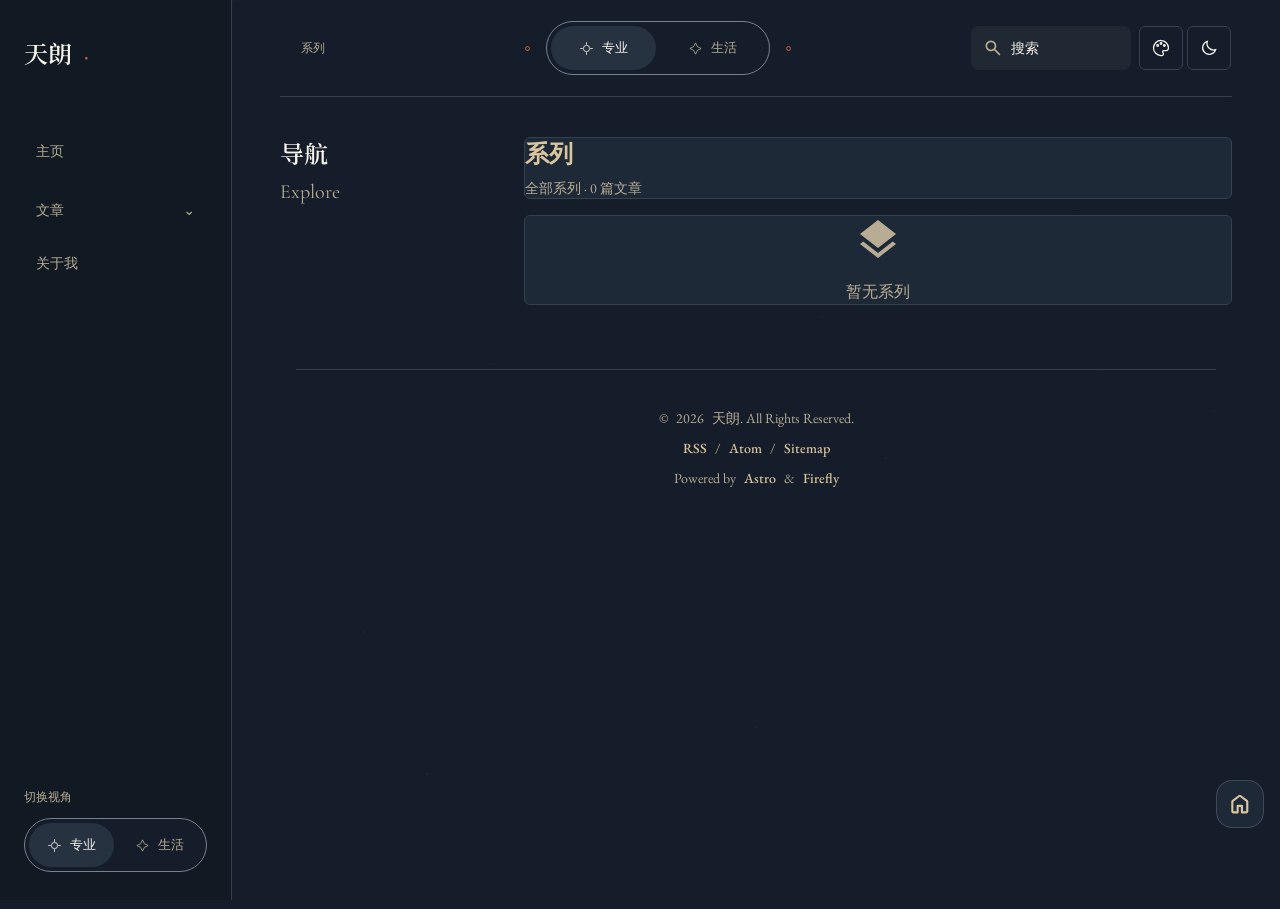
<file: series/index.html>
<!DOCTYPE html><html data-palette="fusion" data-content-mode="professional" data-reader-theme="auto" data-palette-choice="auto" lang="zh-CN" class="bg-(--page-bg) text-[14px] md:text-[16px]" data-wallpaper-mode="none" data-fullscreen-layout="classic" data-tag-style="pill" data-category-style="rectangle" style="--page-width: 100rem;--navbar-panel-blur: 12px;--banner-height-home: 65vh;--banner-height-non-home: max(45vh, 380px);--banner-height: 35vh;" data-astro-cid-ju4pidww><head><meta charset="UTF-8"><script>(()=>{const root=document.documentElement,q=new URLSearchParams(location.search),read=key=>{try{return localStorage.getItem(key)}catch(e){return null}},mode=q.get("mode")||read("reader-content-mode")||root.dataset.contentMode;root.dataset.contentMode=mode==="personal"?"personal":"professional";const theme=q.get("theme")||read("reader-theme")||read("theme")||root.dataset.readerTheme;root.dataset.readerTheme=["light","dark","system"].includes(theme)?theme:"auto";const palette=q.get("palette")||read("reader-palette")||read("palette")||root.dataset.paletteChoice;root.dataset.paletteChoice=["fusion","warm-paper","spectrum","lark","warm-lark"].includes(palette)?palette:"auto",root.dataset.palette=root.dataset.paletteChoice==="auto"?"fusion":root.dataset.paletteChoice;const dark=root.dataset.readerTheme==="auto"?root.dataset.contentMode==="professional":root.dataset.readerTheme==="system"?matchMedia("(prefers-color-scheme: dark)").matches:root.dataset.readerTheme==="dark";root.classList.toggle("dark",dark),root.dataset.mode=dark?"dark":"light"})();
</script><style>
			@layer properties, theme, base, components, utilities;
		</style><title>系列 - 天朗</title><meta name="description" content="全部系列"><meta name="keywords" content="博客, 个人站点"><meta name="author" content="天朗"><link rel="canonical" href="https://derivative2002.github.io/series/"><meta property="og:site_name" content="天朗"><meta property="og:locale" content="zh_CN"><meta property="og:url" content="https://derivative2002.github.io/series/"><meta property="og:title" content="系列 - 天朗"><meta property="og:description" content="全部系列"><meta property="og:image" content="https://derivative2002.github.io/_astro/site-light.DlgTCT9r.png"><meta property="og:image:width" content="96"><meta property="og:image:height" content="96"><meta property="og:image:alt" content="系列 - 天朗"><meta name="twitter:image" content="https://derivative2002.github.io/_astro/site-light.DlgTCT9r.png"><meta name="twitter:image:alt" content="系列 - 天朗"><meta property="og:type" content="website"><meta name="twitter:card" content="summary_large_image"><meta name="twitter:url" content="https://derivative2002.github.io/series/"><meta name="twitter:title" content="系列 - 天朗"><meta name="twitter:description" content="全部系列"><meta name="viewport" content="width=device-width, initial-scale=1"><meta name="generator" content="Astro v7.3.2"><meta name="theme-color" content="hsl(165 90% 60%)"><link rel="icon" href="/favicon/site-180.png" sizes="180x180"><link rel="icon" href="/favicon/site-32.png" sizes="32x32"><link rel="apple-touch-icon" href="/favicon/site-180.png" type="image/png" sizes="180x180"><!-- 为特定域名的图片添加 referrerpolicy 以解决 403 问题 --><!-- 注：静态图片（ImageWrapper 组件、Markdown 正文图）已在构建期加好 referrerpolicy；
         此脚本仅作为运行时兜底，处理动态注入的图片（解密内容、第三方评论/统计部件等）。 --><!-- Set the theme before the page is rendered to avoid a flash --><script>(function(){const defaultMode="system",defaultWallpaperMode="none",darkTheme="one-dark-pro",lightTheme="one-light",fullscreenLayout="classic",LIGHT_MODE="light",DARK_MODE="dark",SYSTEM_MODE="system",readSetting=key=>{try{return localStorage.getItem(key)}catch(e){return null}},removeSetting=key=>{try{localStorage.removeItem(key)}catch(e){}},preference=document.documentElement.dataset.readerTheme||"auto",theme=preference==="auto"?document.documentElement.dataset.contentMode==="personal"?"light":"dark":preference;function getSystemTheme(){return window.matchMedia("(prefers-color-scheme: dark)").matches?DARK_MODE:LIGHT_MODE}function resolveTheme(themeValue){return themeValue===SYSTEM_MODE?getSystemTheme():themeValue}const resolvedTheme=resolveTheme(theme),isDark=resolvedTheme===DARK_MODE;document.documentElement.dataset.mode=resolvedTheme,isDark?document.documentElement.classList.add("dark"):document.documentElement.classList.remove("dark"),document.documentElement.setAttribute("data-theme",isDark?darkTheme:lightTheme);const storedCardOpacity=readSetting("overlayCardOpacity"),parsedCardOpacity=storedCardOpacity===null?NaN:Number.parseFloat(storedCardOpacity),resolvedCardOpacity=Number.isFinite(parsedCardOpacity)?Math.min(1,Math.max(0,parsedCardOpacity)):.6;document.documentElement.style.setProperty("--card-transparent-opacity",String(resolvedCardOpacity));const storedFullscreenLayout=null;removeSetting("fullscreenLayout");const resolvedFullscreenLayout=storedFullscreenLayout==="hero"||storedFullscreenLayout==="classic"?storedFullscreenLayout:fullscreenLayout;document.documentElement.setAttribute("data-fullscreen-layout",resolvedFullscreenLayout);const wallpaperMode=defaultWallpaperMode;if(document.documentElement.setAttribute("data-wallpaper-mode",wallpaperMode),!window.__fireflyLayoutTransitionGuard){window.__fireflyLayoutTransitionGuard=!0,document.documentElement.setAttribute("data-layout-init","");const removeLayoutInit=()=>document.documentElement.removeAttribute("data-layout-init");document.readyState==="complete"?requestAnimationFrame(removeLayoutInit):window.addEventListener("load",removeLayoutInit,{once:!0})}(function(){const wavesEnabled=readSetting("wavesEnabled");wavesEnabled!==null&&document.documentElement.setAttribute("data-waves-enabled",wavesEnabled)})(),(function(){const gradientEnabled=readSetting("gradientEnabled");gradientEnabled!==null&&document.documentElement.setAttribute("data-gradient-enabled",gradientEnabled)})(),(function(){const bannerTitleEnabled=readSetting("bannerTitleEnabled");bannerTitleEnabled!==null&&document.documentElement.setAttribute("data-banner-title-enabled",bannerTitleEnabled)})()})();
</script><!-- defines global css variables. This will be applied to <html> <body> and some other elements idk why --><link rel="alternate" type="application/rss+xml" title="天朗" href="https://derivative2002.github.io/rss.xml"><link rel="alternate" type="application/atom+xml" title="天朗" href="https://derivative2002.github.io/atom.xml"><!-- Font Setup (Astro Font API) --><!-- Local heading faces and system stacks are defined in styles/fonts.css. --><script type="module">document.fonts&&typeof document.fonts.ready<"u"&&document.fonts.ready.then(()=>{document.dispatchEvent(new CustomEvent("fontsLoaded"))}).catch(n=>{console.warn("Font loading failed:",n)});
</script><style>.series-acc-header[data-astro-cid-patfotal][aria-expanded=true] .acc-arrow[data-astro-cid-patfotal]{transform:rotate(180deg)}.series-acc-content[data-astro-cid-patfotal]{opacity:0}.series-acc-content[data-astro-cid-patfotal][data-open=true]{opacity:1}
</style><link rel="stylesheet" href="/_astro/MainGridLayout.CMjX8gTn.css"><link rel="stylesheet" href="/_astro/Layout.gPLbRrBm.css"><script type="module" src="/_astro/page.BpqnxC_1.js"></script></head><body class="min-h-screen" style="--page-width: 100rem;--navbar-panel-blur: 12px;--banner-height-home: 65vh;--banner-height-non-home: max(45vh, 380px);--banner-height: 35vh;" data-astro-cid-ju4pidww><!-- 首帧前按运行时壁纸模式翻转卡片透明类（布局已由 data-wallpaper-mode 属性规则接管） --><script>(function(){const wm=document.documentElement.getAttribute("data-wallpaper-mode");wm&&document.body.classList.toggle("wallpaper-transparent",wm==="overlay"||wm==="fullscreen"&&document.documentElement.getAttribute("data-fullscreen-layout")==="hero")})();
</script><div id="progress-bar" style="--page-width: 100rem;--navbar-panel-blur: 12px;--banner-height-home: 65vh;--banner-height-non-home: max(45vh, 380px);--banner-height: 35vh;" data-astro-cid-ju4pidww></div><script>(function(){(function(){var stored=localStorage.getItem("cardBorderEnabled"),border=stored!==null?stored==="true":!1;border?document.documentElement.classList.add("enable-card-border"):document.documentElement.classList.remove("enable-card-border"),stored=localStorage.getItem("cardFollowThemeEnabled");var follow=stored!==null?stored==="true":!1;follow?document.body.classList.add("card-follow-theme-hue"):document.body.classList.remove("card-follow-theme-hue")})()})();
</script><!-- 页面顶部渐变高光效果 - 只在full和semifull模式下显示 --><!-- 全局配置载体 --><div id="config-carrier" data-hue="165" data-wallpaper-mode="none"></div><script data-swup-ignore-script>(function(){const managerConfigStr='{"mode":"local","meting":{"api":"https://api.i-meto.com/meting/api?server=:server&type=:type&id=:id&r=:r","server":"netease","type":"playlist","id":"","auth":"","fallbackApis":[]},"localPlaylist":[],"volume":0.7,"playMode":"list","showLyrics":false,"i18n":{"noPlaying":"\u6682\u672A\u64AD\u653E","lyrics":"\u6B4C\u8BCD","volume":"\u97F3\u91CF","playMode":"\u5207\u6362\u64AD\u653E\u6A21\u5F0F","prev":"\u4E0A\u4E00\u9996","next":"\u4E0B\u4E00\u9996","playlist":"\u5217\u8868","noLyrics":"\u6682\u65E0\u6B4C\u8BCD","loadingLyrics":"\u6B63\u5728\u52A0\u8F7D\u6B4C\u8BCD...","failedLyrics":"\u6B4C\u8BCD\u52A0\u8F7D\u5931\u8D25","noSongs":"\u6682\u65E0\u6B4C\u66F2","error":"\u64AD\u653E\u5668\u9519\u8BEF","play":"\u64AD\u653E","pause":"\u6682\u505C","progress":"\u64AD\u653E\u8FDB\u5EA6","noCover":"\u6682\u65E0\u5C01\u9762"}}';(function(){if(window.__fireflyMusic)return;var config=JSON.parse(managerConfigStr);function formatTime(seconds){if(!seconds||isNaN(seconds))return"0:00";var min=Math.floor(seconds/60),sec=Math.floor(seconds%60);return min+":"+(sec<10?"0":"")+sec}function parseLRC(lrc){if(!lrc)return[];var lines=lrc.split(`
`),result=[],timeReg=/\[(\d{2}):(\d{2})\.(\d{2,3})\]/g;return lines.forEach(function(line){var matches=Array.from(line.matchAll(timeReg));if(matches.length>0){var text=line.replace(timeReg,"").trim();text&&matches.forEach(function(match){var m=parseInt(match[1]),s=parseInt(match[2]),ms=parseInt(match[3]),time=m*60+s+ms/(match[3].length===3?1e3:100);result.push({time,text})})}}),result.sort(function(a,b){return a.time-b.time})}var audio=document.createElement("audio");audio.crossOrigin="anonymous",audio.style.display="none",audio.preload="none",document.body.appendChild(audio),audio.pause();var loadVersion=0,state={playlist:[],currentIndex:0,isPlaying:!1,playMode:0,volume:localStorage.getItem("music-player-volume")!==null?parseFloat(localStorage.getItem("music-player-volume")):config.volume||.7,isMuted:!1,lyrics:[],currentLrcIndex:-1,initialized:!1,initializing:!1,error:null};config.playMode==="random"?state.playMode=2:config.playMode==="one"?state.playMode=1:state.playMode=0;function emit(name,detail){window.dispatchEvent(new CustomEvent(name,{detail:detail||{}}))}async function fetchMetingData(){if(config.meting){for(var m=config.meting,apis=[m.api].concat(m.fallbackApis||[]),i=0;i<apis.length;i++){var baseApi=apis[i];if(baseApi)try{var fetchUrl=baseApi.replace(":server",m.server).replace(":type",m.type).replace(":id",m.id).replace(":r",Math.random());m.auth&&(fetchUrl+="&auth="+m.auth);var res=await fetch(fetchUrl);if(!res.ok)throw new Error("HTTP "+res.status);var data=await res.json();if(Array.isArray(data)&&data.length>0){state.playlist=data.map(function(item){return{name:item.title||item.name||"Unknown",artist:item.author||item.artist||"Unknown",url:item.url,pic:item.pic||item.cover||"",lrc:item.lrc}});return}}catch(e){console.warn("Meting API failed for "+baseApi,e)}}throw new Error("All Meting APIs failed")}}function loadLyrics(track){if(state.lyrics=[],state.currentLrcIndex=-1,!track.lrc){emit("fm:lyrics",{lyrics:[],status:"none"});return}var isLrcUrl=/^(https?:)?\/\//.test(track.lrc)||track.lrc.startsWith("/")||/\.(lrc|txt)(\?|#|$)/i.test(track.lrc);isLrcUrl?(emit("fm:lyrics",{lyrics:[],status:"loading"}),fetch(track.lrc).then(function(r){return r.text()}).then(function(text){state.lyrics=parseLRC(text),emit("fm:lyrics",{lyrics:state.lyrics,status:"loaded"})}).catch(function(){state.lyrics=[],emit("fm:lyrics",{lyrics:[],status:"failed"})})):(state.lyrics=parseLRC(track.lrc),emit("fm:lyrics",{lyrics:state.lyrics,status:state.lyrics.length>0?"loaded":"none"}))}var currentTrackUrls=[],currentTrackUrlIndex=0,errorSkipTimeout=null;function tryPlayCurrentTrackUrl(autoPlay,ver){if(ver===loadVersion){var playUrl=currentTrackUrls[currentTrackUrlIndex];audio.src=playUrl,autoPlay?audio.play().then(function(){ver===loadVersion&&(state.isPlaying=!0,state.error=null,emit("fm:play-state",{isPlaying:!0}))}).catch(function(e){ver===loadVersion&&e.name!=="AbortError"&&console.warn("Autoplay blocked:",e)}):(state.isPlaying=!1,emit("fm:play-state",{isPlaying:!1}))}}function loadTrack(index,autoPlay){if(!(index<0||index>=state.playlist.length)){state.currentIndex=index;var track=state.playlist[index],ver=++loadVersion;errorSkipTimeout&&(clearTimeout(errorSkipTimeout),errorSkipTimeout=null),currentTrackUrls=[track.url],currentTrackUrlIndex=0;var matchId=track.url.match(/[?&]id=([^&]+)/),matchServer=track.url.match(/[?&]server=([^&]+)/);matchId&&matchServer&&config.meting&&config.meting.fallbackApis&&config.meting.fallbackApis.forEach(function(fallback){var fallbackUrl=fallback.replace(":server",matchServer[1]).replace(":type","url").replace(":id",matchId[1]);currentTrackUrls.indexOf(fallbackUrl)===-1&&currentTrackUrls.push(fallbackUrl)}),loadLyrics(track),emit("fm:track",{index,track,autoPlay:!!autoPlay}),tryPlayCurrentTrackUrl(autoPlay,ver)}}function togglePlay(){audio.paused?audio.play().then(function(){state.isPlaying=!0,emit("fm:play-state",{isPlaying:!0})}).catch(function(e){e.name!=="AbortError"&&console.warn("Playback failed:",e)}):(audio.pause(),state.isPlaying=!1,emit("fm:play-state",{isPlaying:!1}))}function playNext(auto){if(state.playMode===1&&auto){audio.currentTime=0,audio.play();return}var nextIndex;state.playMode===2?nextIndex=Math.floor(Math.random()*state.playlist.length):nextIndex=(state.currentIndex+1)%state.playlist.length,loadTrack(nextIndex,!0)}function playPrev(){var prevIndex;state.playMode===2?prevIndex=Math.floor(Math.random()*state.playlist.length):prevIndex=(state.currentIndex-1+state.playlist.length)%state.playlist.length,loadTrack(prevIndex,!0)}function setPlayMode(mode){state.playMode=mode,emit("fm:mode",{playMode:mode})}function cyclePlayMode(){setPlayMode((state.playMode+1)%3)}function setVolume(val){val=Math.max(0,Math.min(1,val)),state.volume=val,state.isMuted=!1,audio.volume=val,audio.muted=!1,localStorage.setItem("music-player-volume",val.toString()),emit("fm:volume",{volume:val,isMuted:!1})}function toggleMute(){state.isMuted=!state.isMuted,audio.muted=state.isMuted,emit("fm:volume",{volume:state.volume,isMuted:state.isMuted})}function seek(percent){audio.duration&&(audio.currentTime=Math.max(0,Math.min(1,percent))*audio.duration)}function seekToTime(time){audio.duration&&(audio.currentTime=Math.max(0,Math.min(time,audio.duration)))}function playTrackByIndex(index){index===state.currentIndex&&!audio.paused?togglePlay():loadTrack(index,!0)}audio.addEventListener("timeupdate",function(){if(!isNaN(audio.duration)){var ct=audio.currentTime,dur=audio.duration,pct=ct/dur*100;if(emit("fm:time",{currentTime:ct,duration:dur,progress:pct,currentTimeStr:formatTime(ct),durationStr:formatTime(dur)}),state.lyrics.length>0){for(var idx=-1,i=0;i<state.lyrics.length&&ct>=state.lyrics[i].time;i++)idx=i;idx!==state.currentLrcIndex&&(state.currentLrcIndex=idx,emit("fm:lrc-index",{index:idx}))}}}),audio.addEventListener("ended",function(){playNext(!0)}),audio.addEventListener("error",function(){var ver=loadVersion;currentTrackUrlIndex<currentTrackUrls.length-1?(currentTrackUrlIndex++,console.warn("Playback failed, trying fallback URL: "+currentTrackUrls[currentTrackUrlIndex]),tryPlayCurrentTrackUrl(!0,ver)):(state.error="Audio playback error",emit("fm:error",{message:"\u64AD\u653E\u5931\u8D25\uFF0C\u5373\u5C06\u81EA\u52A8\u8DF3\u8FC7..."}),errorSkipTimeout&&clearTimeout(errorSkipTimeout),errorSkipTimeout=setTimeout(function(){ver===loadVersion&&playNext(!0)},2e3))});async function init(){if(!(state.initialized||state.initializing)){state.initializing=!0;try{if(config.mode==="meting"&&config.meting?await fetchMetingData():config.mode==="local"&&(state.playlist=config.localPlaylist||[]),state.playlist.length>0){audio.volume=state.volume;var startIndex=0;state.playMode===2&&(startIndex=Math.floor(Math.random()*state.playlist.length)),state.initialized=!0,emit("fm:init",{playlist:state.playlist,playMode:state.playMode,volume:state.volume,isMuted:state.isMuted}),loadTrack(startIndex,!1)}else state.initialized=!0,emit("fm:init",{playlist:[],playMode:state.playMode,volume:state.volume,isMuted:state.isMuted}),emit("fm:error",{message:config.i18n.noSongs})}catch(e){console.error("Music Manager init error:",e),state.initialized=!0,emit("fm:init",{playlist:[],playMode:state.playMode,volume:state.volume,isMuted:state.isMuted}),emit("fm:error",{message:config.i18n.error})}finally{state.initializing=!1}}}window.__fireflyMusic={init,getState:function(){var track=state.playlist[state.currentIndex]||null;return{playlist:state.playlist,currentIndex:state.currentIndex,track,isPlaying:state.isPlaying,playMode:state.playMode,volume:state.volume,isMuted:state.isMuted,currentTime:audio.currentTime,duration:audio.duration||0,progress:audio.duration?audio.currentTime/audio.duration*100:0,currentTimeStr:formatTime(audio.currentTime),durationStr:formatTime(audio.duration),lyrics:state.lyrics,currentLrcIndex:state.currentLrcIndex,initialized:state.initialized,error:state.error,config}},togglePlay,playNext:function(){playNext(!1)},playPrev,cyclePlayMode,setVolume,toggleMute,seek,seekToTime,playTrackByIndex,loadTrack}})()})();
</script><div class="reading-texture" aria-hidden="true"><span class="reading-grain larger" style="left:0%;top:0%"></span><span class="reading-grain" style="left:61.803398875%;top:37.231%"></span><span class="reading-grain" style="left:23.60679775%;top:74.462%"></span><span class="reading-grain" style="left:85.410196625%;top:11.693000000000012%"></span><span class="reading-grain" style="left:47.2135955%;top:48.92400000000001%"></span><span class="reading-grain" style="left:9.016994374999967%;top:86.155%"></span><span class="reading-grain" style="left:70.82039325%;top:23.386000000000024%"></span><span class="reading-grain" style="left:32.62379212500002%;top:60.61700000000002%"></span><span class="reading-grain" style="left:94.427191%;top:97.84800000000001%"></span><span class="reading-grain larger" style="left:56.230589874999964%;top:35.07900000000001%"></span><span class="reading-grain" style="left:18.033988749999935%;top:72.31%"></span><span class="reading-grain" style="left:79.83738762500002%;top:9.540999999999997%"></span><span class="reading-grain" style="left:41.64078649999999%;top:46.77200000000005%"></span><span class="reading-grain" style="left:3.444185374999961%;top:84.00300000000004%"></span><span class="reading-grain" style="left:65.24758425000005%;top:21.234000000000037%"></span><span class="reading-grain" style="left:27.050983125000016%;top:58.46500000000003%"></span><span class="reading-grain" style="left:88.85438199999999%;top:95.69600000000003%"></span><span class="reading-grain" style="left:50.65778087500007%;top:32.92700000000002%"></span><span class="reading-grain larger" style="left:12.461179749999928%;top:70.15800000000002%"></span><span class="reading-grain" style="left:74.26457862500001%;top:7.38900000000001%"></span><span class="reading-grain" style="left:36.06797749999987%;top:44.620000000000005%"></span><span class="reading-grain" style="left:97.87137637499995%;top:81.851%"></span><span class="reading-grain" style="left:59.67477525000004%;top:19.081999999999994%"></span><span class="reading-grain" style="left:21.478174124999896%;top:56.31299999999999%"></span><span class="reading-grain" style="left:83.28157299999998%;top:93.5440000000001%"></span><span class="reading-grain" style="left:45.084971875000065%;top:30.77500000000009%"></span><span class="reading-grain" style="left:6.888370749999922%;top:68.00600000000009%"></span><span class="reading-grain larger" style="left:68.691769625%;top:5.23700000000008%"></span><span class="reading-grain" style="left:30.49516850000009%;top:42.468000000000075%"></span><span class="reading-grain" style="left:92.29856737499995%;top:79.69900000000007%"></span><span class="reading-grain" style="left:54.10196625000003%;top:16.930000000000064%"></span><span class="reading-grain" style="left:15.90536512499989%;top:54.16100000000006%"></span><span class="reading-grain" style="left:77.70876399999997%;top:91.39200000000005%"></span><span class="reading-grain" style="left:39.51216287500006%;top:28.623000000000047%"></span><span class="reading-grain" style="left:1.3155617500001426%;top:65.85400000000004%"></span><span class="reading-grain" style="left:63.118960625%;top:3.0850000000000364%"></span><span class="reading-grain larger" style="left:24.922359499999857%;top:40.31600000000003%"></span><span class="reading-grain" style="left:86.72575837500017%;top:77.54700000000003%"></span><span class="reading-grain" style="left:48.529157250000026%;top:14.77800000000002%"></span><span class="reading-grain" style="left:10.332556124999883%;top:52.009000000000015%"></span><span class="reading-grain" style="left:72.13595499999974%;top:89.24000000000001%"></span><span class="reading-grain" style="left:33.93935387500005%;top:26.471000000000004%"></span><span class="reading-grain" style="left:95.74275274999991%;top:63.702%"></span><span class="reading-grain" style="left:57.546151624999766%;top:0.9329999999999927%"></span><span class="reading-grain" style="left:19.349550500000078%;top:38.16399999999999%"></span><span class="reading-grain larger" style="left:81.15294937499993%;top:75.39499999999998%"></span><span class="reading-grain" style="left:42.95634824999979%;top:12.625999999999976%"></span><span class="reading-grain" style="left:4.7597471250001036%;top:49.85699999999997%"></span><span class="reading-grain" style="left:66.56314599999996%;top:87.08800000000019%"></span><span class="reading-grain" style="left:28.366544874999818%;top:24.319000000000187%"></span><span class="reading-grain" style="left:90.16994375000013%;top:61.55000000000018%"></span><span class="reading-grain" style="left:51.97334262499999%;top:98.78100000000018%"></span><span class="reading-grain" style="left:13.776741499999844%;top:36.01200000000017%"></span><span class="reading-grain" style="left:75.58014037500016%;top:73.24300000000017%"></span><span class="reading-grain larger" style="left:37.38353925000001%;top:10.47400000000016%"></span><span class="reading-grain" style="left:99.18693812499987%;top:47.705000000000155%"></span><span class="reading-grain" style="left:60.99033700000018%;top:84.93600000000015%"></span><span class="reading-grain" style="left:22.79373587500004%;top:22.166999999999916%"></span><span class="reading-grain" style="left:84.5971347499999%;top:59.39800000000014%"></span><span class="reading-grain" style="left:46.40053362499975%;top:96.6289999999999%"></span><span class="reading-grain" style="left:8.203932500000064%;top:33.86000000000013%"></span><span class="reading-grain" style="left:70.00733137499992%;top:71.0909999999999%"></span><span class="reading-grain" style="left:31.81073024999978%;top:8.322000000000116%"></span><span class="reading-grain larger" style="left:93.61412912500009%;top:45.552999999999884%"></span><span class="reading-grain" style="left:55.41752799999995%;top:82.7840000000001%"></span><span class="reading-grain" style="left:17.220926874999805%;top:20.015000000000327%"></span><span class="reading-grain" style="left:79.02432575000012%;top:57.246000000000095%"></span><span class="reading-grain" style="left:40.82772462499997%;top:94.47700000000032%"></span><span class="reading-grain" style="left:2.6311235000002853%;top:31.708000000000084%"></span><span class="reading-grain" style="left:64.43452237499969%;top:68.9390000000003%"></span><span class="reading-grain" style="left:26.23792125%;top:6.170000000000073%"></span><span class="reading-grain" style="left:88.04132012500031%;top:43.401000000000295%"></span><span class="reading-grain larger" style="left:49.844718999999714%;top:80.63200000000006%"></span><span class="reading-grain" style="left:11.648117875000025%;top:17.863000000000284%"></span><span class="reading-grain" style="left:73.45151675000034%;top:55.09400000000005%"></span><span class="reading-grain" style="left:35.25491562499974%;top:92.32500000000027%"></span><span class="reading-grain" style="left:97.05831450000005%;top:29.55600000000004%"></span><span class="reading-grain" style="left:58.86171337500036%;top:66.78700000000026%"></span><span class="reading-grain" style="left:20.665112249999765%;top:4.018000000000029%"></span><span class="reading-grain" style="left:82.46851112500008%;top:41.24900000000025%"></span><span class="reading-grain" style="left:44.27190999999948%;top:78.48000000000002%"></span><span class="reading-grain larger" style="left:6.075308874999791%;top:15.71100000000024%"></span><span class="reading-grain" style="left:67.8787077500001%;top:52.94200000000001%"></span><span class="reading-grain" style="left:29.682106624999506%;top:90.17300000000023%"></span><span class="reading-grain" style="left:91.48550549999982%;top:27.403999999999996%"></span><span class="reading-grain" style="left:53.28890437500013%;top:64.63500000000022%"></span><span class="reading-grain" style="left:15.092303249999532%;top:1.8659999999999854%"></span><span class="reading-grain" style="left:76.89570212499984%;top:39.09700000000021%"></span><span class="reading-grain" style="left:38.699101000000155%;top:76.32799999999997%"></span><span class="reading-grain" style="left:0.5024998749995575%;top:13.559000000000196%"></span><span class="reading-grain larger" style="left:62.30589874999987%;top:50.789999999999964%"></span><span class="reading-grain" style="left:24.10929762500018%;top:88.02100000000019%"></span><span class="reading-grain" style="left:85.91269649999958%;top:25.251999999999953%"></span><span class="reading-grain" style="left:47.716095374999895%;top:62.483000000000175%"></span><span class="reading-grain" style="left:9.519494250000207%;top:99.71399999999994%"></span><span class="reading-grain" style="left:71.32289312499961%;top:36.945000000000164%"></span><span class="reading-grain" style="left:33.12629199999992%;top:74.17600000000039%"></span><span class="reading-grain" style="left:94.92969087500023%;top:11.407000000000153%"></span><span class="reading-grain" style="left:56.733089749999635%;top:48.638000000000375%"></span><span class="reading-grain larger" style="left:18.536488624999947%;top:85.86900000000014%"></span><span class="reading-grain" style="left:80.33988750000026%;top:23.100000000000364%"></span><span class="reading-grain" style="left:42.14328637499966%;top:60.33100000000013%"></span><span class="reading-grain" style="left:3.946685249999973%;top:97.56200000000035%"></span><span class="reading-grain" style="left:65.75008412500028%;top:34.79300000000012%"></span><span class="reading-grain" style="left:27.553482999999687%;top:72.02400000000034%"></span><span class="reading-grain" style="left:89.356881875%;top:9.25500000000011%"></span><span class="reading-grain" style="left:51.16028075000031%;top:46.48600000000033%"></span><span class="reading-grain" style="left:12.963679624999713%;top:83.7170000000001%"></span><span class="reading-grain larger" style="left:74.76707850000003%;top:20.94800000000032%"></span><span class="reading-grain" style="left:36.57047737500034%;top:58.17900000000009%"></span></div><aside class="redesign-sidebar" aria-label="站点导航"><a class="redesign-brand" href="/">天朗<span aria-hidden="true">·</span></a><nav class="redesign-nav"><a href="/">主页</a><details><summary>文章<span aria-hidden="true">⌄</span></summary><div><a href="/archive/">归档</a><a href="/categories/">分类</a><a href="/tags/">标签</a><a href="/series/">系列</a></div></details><a href="/about/">关于我</a></nav><div class="redesign-sidebar-bottom"><p>切换视角</p><div class="content-mode-switch" role="group" aria-label="内容模式"><button type="button" data-content-mode-target="professional" aria-pressed="true"><svg viewBox="0 0 24 24" aria-hidden="true"><circle cx="12" cy="12" r="5"></circle><path d="M12 2v4M12 18v4M2 12h4M18 12h4"></path></svg><span>专业</span></button><button type="button" data-content-mode-target="personal" aria-pressed="false"><svg viewBox="0 0 24 24" aria-hidden="true"><path d="m12 3 3 6 6 3-6 3-3 6-3-6-6-3 6-3Z"></path></svg><span>生活</span></button></div></div></aside><!-- 导航栏外壳（从 MainGridLayout.astro 迁出） --><div id="top-row" class="z-50 pointer-events-none relative transition-all duration-700 mx-auto w-full xl:w-[92vw] max-w-(--page-width) px-0 md:px-4"><div id="navbar-wrapper" class="pointer-events-auto transition-all sticky top-0"><div id="navbar" class="z-50" style="--navbar-glass-blur: 0px;" data-transparent-mode="semi" data-is-home="false" data-full-width="false"><script>(function(){const bannerTMode="semi",fsTMode="semifull";(function(){const wm=document.documentElement.getAttribute("data-wallpaper-mode"),navbar=document.getElementById("navbar");if(!wm||!navbar)return;const isHome=navbar.getAttribute("data-is-home")==="true";let mode,blur;wm==="fullscreen"?(mode=fsTMode==="semifull"&&isHome?"semifull":"semi",blur=12):wm==="banner"?(mode=bannerTMode==="semifull"&&!isHome?"semi":bannerTMode,blur=mode==="none"?0:12):(mode="none",blur=0),navbar.setAttribute("data-transparent-mode",mode),navbar.style.setProperty("--navbar-glass-blur",`${blur}px`)})()})();
</script><div class="overflow-visible! h-18 px-4"><div class="mx-auto h-full w-full max-w-(--page-width) grid grid-cols-[auto_minmax(0,1fr)_auto] items-center"><a href="/" class="btn-plain scale-animation rounded-lg h-13 px-3 md:px-5 font-bold active:scale-95"><div class="flex flex-row items-center text-md dark:text-white text-black" style="font-family: var(--font-navbar-title, inherit)"><picture><source srcset="/_astro/site-light.DlgTCT9r_ZU1KxS.webp 28w, /_astro/site-light.DlgTCT9r_Z1kIve4.webp 56w" type="image/webp"><img src="/_astro/site-light.DlgTCT9r_ZhSDHx.webp" srcset="/_astro/site-light.DlgTCT9r_ZU1KxS.webp 28w, /_astro/site-light.DlgTCT9r_Z1kIve4.webp 56w" alt="天朗" data-logo-theme="light" loading="eager" fetchpriority="high" decoding="async" width="96" height="96" class="navbar-logo h-7 w-7 mb-1 mr-2 object-contain dark:hidden"></picture><picture><source srcset="/_astro/site-dark.BhGWqPP__Z25Ojub.webp 28w, /_astro/site-dark.BhGWqPP__rjhTP.webp 56w" type="image/webp"><img src="/_astro/site-dark.BhGWqPP__rmK7D.webp" srcset="/_astro/site-dark.BhGWqPP__Z25Ojub.webp 28w, /_astro/site-dark.BhGWqPP__rjhTP.webp 56w" alt="天朗" data-logo-theme="dark" loading="eager" fetchpriority="high" decoding="async" width="96" height="96" class="navbar-logo h-7 w-7 mb-1 mr-2 object-contain hidden dark:block"></picture><span class="redesign-location" data-navbar-location>天朗</span><span class="redesign-mobile-brand">天朗</span></div></a><div class="redesign-top-mode"><i aria-hidden="true"></i><div class="content-mode-switch" role="group" aria-label="内容模式"><button type="button" data-content-mode-target="professional" aria-pressed="true"><svg viewBox="0 0 24 24" aria-hidden="true"><circle cx="12" cy="12" r="5"></circle><path d="M12 2v4M12 18v4M2 12h4M18 12h4"></path></svg><span>专业</span></button><button type="button" data-content-mode-target="personal" aria-pressed="false"><svg viewBox="0 0 24 24" aria-hidden="true"><path d="m12 3 3 6 6 3-6 3-3 6-3-6-6-3 6-3Z"></path></svg><span>生活</span></button></div><i aria-hidden="true"></i></div><div class="flex col-start-3 justify-self-end"><!--<SearchPanel client:load>--><style>astro-island,astro-slot,astro-static-slot{display:contents}</style><script>(()=>{var e=async t=>{await(await t())()};(self.Astro||(self.Astro={})).load=e,window.dispatchEvent(new Event("astro:load"))})();
</script><script>(()=>{var g=Object.defineProperty,w=(a,s,c)=>s in a?g(a,s,{enumerable:!0,configurable:!0,writable:!0,value:c}):a[s]=c,l=(a,s,c)=>w(a,typeof s!="symbol"?s+"":s,c),E=new Set(["__proto__","constructor","prototype"]);{let a={0:t=>y(t),1:t=>c(t),2:t=>new RegExp(t),3:t=>new Date(t),4:t=>new Map(c(t)),5:t=>new Set(c(t)),6:t=>BigInt(t),7:t=>new URL(t),8:t=>new Uint8Array(t),9:t=>new Uint16Array(t),10:t=>new Uint32Array(t),11:t=>Number.POSITIVE_INFINITY*t},s=t=>{let[p,e]=t;return p in a?a[p](e):void 0},c=t=>t.map(s),y=t=>typeof t!="object"||t===null?t:Object.fromEntries(Object.entries(t).map(([p,e])=>[p,s(e)]));class f extends HTMLElement{constructor(){super(...arguments),l(this,"Component"),l(this,"hydrator"),l(this,"hydrate",async()=>{var b;if(!this.hydrator||!this.isConnected)return;let e=(b=this.parentElement)==null?void 0:b.closest("astro-island[ssr]");if(e){e.addEventListener("astro:hydrate",this.hydrate,{once:!0});return}let r=this.querySelectorAll("astro-slot"),n={},d=this.querySelectorAll("template[data-astro-template]");for(let o of d){let i=o.closest(this.tagName);i!=null&&i.isSameNode(this)&&(n[o.getAttribute("data-astro-template")||"default"]=o.innerHTML,o.remove())}for(let o of r){let i=o.closest(this.tagName);i!=null&&i.isSameNode(this)&&(n[o.getAttribute("name")||"default"]=o.innerHTML)}let u;try{u=this.hasAttribute("props")?y(JSON.parse(this.getAttribute("props"))):{}}catch(o){let i=this.getAttribute("component-url")||"<unknown>",v=this.getAttribute("component-export");throw v&&(i+=` (export ${v})`),console.error(`[hydrate] Error parsing props for component ${i}`,this.getAttribute("props"),o),o}let h;await this.hydrator(this)(this.Component,u,n,{client:this.getAttribute("client")}),this.removeAttribute("ssr"),this.dispatchEvent(new CustomEvent("astro:hydrate"))}),l(this,"unmount",()=>{this.isConnected||this.dispatchEvent(new CustomEvent("astro:unmount"))})}disconnectedCallback(){document.removeEventListener("astro:after-swap",this.unmount),document.addEventListener("astro:after-swap",this.unmount,{once:!0})}connectedCallback(){if(!this.hasAttribute("await-children")||document.readyState==="interactive"||document.readyState==="complete")this.childrenConnectedCallback();else{let e=()=>{document.removeEventListener("DOMContentLoaded",e),r.disconnect(),this.childrenConnectedCallback()},r=new MutationObserver(()=>{var n;((n=this.lastChild)==null?void 0:n.nodeType)===Node.COMMENT_NODE&&this.lastChild.nodeValue==="astro:end"&&(this.lastChild.remove(),e())});r.observe(this,{childList:!0}),document.addEventListener("DOMContentLoaded",e)}}async childrenConnectedCallback(){let e=this.getAttribute("before-hydration-url");e&&await import(e),this.start()}getRetryImportUrl(e){let r=new URL(e,document.baseURI);return r.searchParams.set("astro-retry",Date.now().toString()),r.toString()}async importWithRetry(e){try{return await import(e)}catch(r){return await new Promise(n=>setTimeout(n,1e3)),import(this.getRetryImportUrl(e))}}handleHydrationError(e){let r=this.getAttribute("component-url"),n=new CustomEvent("astro:hydration-error",{cancelable:!0,bubbles:!0,composed:!0,detail:{error:e,componentUrl:r}});this.dispatchEvent(n)&&console.error(`[astro-island] Error hydrating ${r}`,e)}async start(){let e=JSON.parse(this.getAttribute("opts")),r=this.getAttribute("client");if(Astro[r]===void 0){window.addEventListener(`astro:${r}`,()=>this.start(),{once:!0});return}try{await Astro[r](async()=>{let n=this.getAttribute("renderer-url");try{let[d,{default:u}]=await Promise.all([this.importWithRetry(this.getAttribute("component-url")),n?this.importWithRetry(n):Promise.resolve({default:()=>()=>{}})]),h=this.getAttribute("component-export")||"default";if(h.includes(".")){this.Component=d;for(let m of h.split(".")){if(E.has(m)||!this.Component||typeof this.Component!="object"&&typeof this.Component!="function"||!Object.hasOwn(this.Component,m))throw new Error(`Invalid component export path: ${h}`);this.Component=this.Component[m]}}else{if(E.has(h))throw new Error(`Invalid component export path: ${h}`);this.Component=d[h]}return this.hydrator=u,this.hydrate}catch(d){return this.handleHydrationError(d),()=>{}}},e,this)}catch(n){this.handleHydrationError(n)}}attributeChangedCallback(){this.hydrate()}}l(f,"observedAttributes",["props"]),customElements.get("astro-island")||customElements.define("astro-island",f)}})();
</script><astro-island uid="Z1Ufrb1" component-url="/_astro/Search.Bp0MaZjL.js" component-export="default" renderer-url="/_astro/client.svelte.BG3JpSQe.js" props="{}" ssr client="load" opts="{&quot;name&quot;:&quot;Search&quot;,&quot;value&quot;:true}" await-children><!--[--><div id="search-bar" class="hidden lg:flex transition-all items-center h-11 mr-2 rounded-lg bg-black/4 hover:bg-black/6 focus-within:bg-black/6 dark:bg-white/5 dark:hover:bg-white/10 dark:focus-within:bg-white/10"><!--[0--><!--[0--><!--[0--><svg xmlns="http://www.w3.org/2000/svg" aria-hidden="true" role="img" class="inline-icon inline-flex items-center justify-center absolute text-[1.25rem] pointer-events-none ml-3 transition my-auto text-black/30 dark:text-white/30" width="1em" height="1em" viewBox="0 0 24 24"><!----><path fill="currentColor" d="m19.6 21l-6.3-6.3q-.75.6-1.725.95T9.5 16q-2.725 0-4.612-1.888T3 9.5t1.888-4.612T9.5 3t4.613 1.888T16 9.5q0 1.1-.35 2.075T14.7 13.3l6.3 6.3zM9.5 14q1.875 0 3.188-1.312T14 9.5t-1.312-3.187T9.5 5T6.313 6.313T5 9.5t1.313 3.188T9.5 14"/><!----></svg><!--]--><!--]--><!--]--><!----> <input id="search-input-desktop" placeholder="搜索" value="" aria-controls="search-panel" data-floating-panel-no-expanded="" class="transition-all pl-10 text-sm bg-transparent outline-0 h-full w-40 active:w-60 focus:w-60 text-black/50 dark:text-white/50 svelte-1n2o1uz"/></div> <button aria-label="Search Panel" aria-controls="search-panel" aria-expanded="false" id="search-switch" class="btn-plain scale-animation lg:hidden! rounded-lg w-11 h-11 active:scale-90"><!--[0--><!--[0--><!--[0--><svg xmlns="http://www.w3.org/2000/svg" aria-hidden="true" role="img" class="inline-icon inline-flex items-center justify-center text-[1.25rem]" width="1em" height="1em" viewBox="0 0 24 24"><!----><path fill="currentColor" d="m19.6 21l-6.3-6.3q-.75.6-1.725.95T9.5 16q-2.725 0-4.612-1.888T3 9.5t1.888-4.612T9.5 3t4.613 1.888T16 9.5q0 1.1-.35 2.075T14.7 13.3l6.3 6.3zM9.5 14q1.875 0 3.188-1.312T14 9.5t-1.312-3.187T9.5 5T6.313 6.313T5 9.5t1.313 3.188T9.5 14"/><!----></svg><!--]--><!--]--><!--]--><!----></button> <div id="search-panel" class="float-panel float-panel-closed search-panel absolute md:w-120 top-20 left-4 md:left-[unset] right-4 shadow-2xl rounded-2xl p-2 svelte-1n2o1uz" data-floating-panel="" data-floating-panel-trigger="search-switch search-input-desktop" inert="" aria-hidden="true"><div id="search-bar-inside" class="flex relative lg:hidden transition-all items-center h-11 rounded-xl bg-black/4 hover:bg-black/6 focus-within:bg-black/6 dark:bg-white/5 dark:hover:bg-white/10 dark:focus-within:bg-white/10"><!--[0--><!--[0--><!--[0--><svg xmlns="http://www.w3.org/2000/svg" aria-hidden="true" role="img" class="inline-icon inline-flex items-center justify-center absolute text-[1.25rem] pointer-events-none ml-3 transition my-auto text-black/30 dark:text-white/30" width="1em" height="1em" viewBox="0 0 24 24"><!----><path fill="currentColor" d="m19.6 21l-6.3-6.3q-.75.6-1.725.95T9.5 16q-2.725 0-4.612-1.888T3 9.5t1.888-4.612T9.5 3t4.613 1.888T16 9.5q0 1.1-.35 2.075T14.7 13.3l6.3 6.3zM9.5 14q1.875 0 3.188-1.312T14 9.5t-1.312-3.187T9.5 5T6.313 6.313T5 9.5t1.313 3.188T9.5 14"/><!----></svg><!--]--><!--]--><!--]--><!----> <input placeholder="搜索" value="" class="pl-10 absolute inset-0 text-sm bg-transparent outline-0 focus:w-60 text-black/50 dark:text-white/50 svelte-1n2o1uz"/></div> <!--[2--><div class="transition first-of-type:mt-2 lg:first-of-type:mt-0 block rounded-xl text-lg px-3 py-2 text-50">找不到相关结果。</div><!--]--></div><!--]--><!--astro:end--></astro-island><div class="appearance-controls"><div class="appearance-setting" data-appearance="palette"><button type="button" class="appearance-trigger" id="appearance-palette" aria-label="配色" title="配色" aria-haspopup="menu" aria-controls="appearance-palette-menu" aria-expanded="false"><svg viewBox="0 0 24 24" aria-hidden="true"><path d="M12 3a9 9 0 1 0 0 18h1a2 2 0 0 0 1.2-3.6c-.8-.8-.2-2.4 1.4-2.4H18a3 3 0 0 0 3-3 9 9 0 0 0-9-9Z"></path><circle cx="8" cy="9" r="1"></circle><circle cx="12" cy="6.5" r="1"></circle><circle cx="16" cy="9" r="1"></circle></svg></button><div class="appearance-menu" id="appearance-palette-menu" role="menu" aria-label="配色" hidden><button type="button" role="menuitemradio" data-value="auto" aria-checked="false" tabindex="-1"><span>随模式</span><svg class="appearance-check" viewBox="0 0 24 24" aria-hidden="true"><path d="m5 12 4 4L19 6"></path></svg></button><button type="button" role="menuitemradio" data-value="fusion" aria-checked="false" tabindex="-1"><span>融合</span><svg class="appearance-check" viewBox="0 0 24 24" aria-hidden="true"><path d="m5 12 4 4L19 6"></path></svg></button><button type="button" role="menuitemradio" data-value="warm-paper" aria-checked="false" tabindex="-1"><span>暖纸</span><svg class="appearance-check" viewBox="0 0 24 24" aria-hidden="true"><path d="m5 12 4 4L19 6"></path></svg></button><button type="button" role="menuitemradio" data-value="spectrum" aria-checked="false" tabindex="-1"><span>光谱</span><svg class="appearance-check" viewBox="0 0 24 24" aria-hidden="true"><path d="m5 12 4 4L19 6"></path></svg></button><button type="button" role="menuitemradio" data-value="lark" aria-checked="false" tabindex="-1"><span>飞书蓝</span><svg class="appearance-check" viewBox="0 0 24 24" aria-hidden="true"><path d="m5 12 4 4L19 6"></path></svg></button><button type="button" role="menuitemradio" data-value="warm-lark" aria-checked="false" tabindex="-1"><span>暖纸飞书</span><svg class="appearance-check" viewBox="0 0 24 24" aria-hidden="true"><path d="m5 12 4 4L19 6"></path></svg></button></div></div><div class="appearance-setting" data-appearance="mode"><button type="button" class="appearance-trigger" id="appearance-mode" aria-label="明暗" title="明暗" aria-haspopup="menu" aria-controls="appearance-mode-menu" aria-expanded="false"><svg viewBox="0 0 24 24" aria-hidden="true"><path d="M20 14A8 8 0 0 1 10 4a8 8 0 1 0 10 10Z"></path></svg></button><div class="appearance-menu" id="appearance-mode-menu" role="menu" aria-label="明暗" hidden><button type="button" role="menuitemradio" data-value="auto" aria-checked="false" tabindex="-1"><span>随模式</span><svg class="appearance-check" viewBox="0 0 24 24" aria-hidden="true"><path d="m5 12 4 4L19 6"></path></svg></button><button type="button" role="menuitemradio" data-value="system" aria-checked="false" tabindex="-1"><span>随系统</span><svg class="appearance-check" viewBox="0 0 24 24" aria-hidden="true"><path d="m5 12 4 4L19 6"></path></svg></button><button type="button" role="menuitemradio" data-value="light" aria-checked="false" tabindex="-1"><span>亮色</span><svg class="appearance-check" viewBox="0 0 24 24" aria-hidden="true"><path d="m5 12 4 4L19 6"></path></svg></button><button type="button" role="menuitemradio" data-value="dark" aria-checked="false" tabindex="-1"><span>暗色</span><svg class="appearance-check" viewBox="0 0 24 24" aria-hidden="true"><path d="m5 12 4 4L19 6"></path></svg></button></div></div></div><script type="module" src="/_astro/AppearanceControls.astro_astro_type_script_index_0_lang.Bych5DLd.js"></script><button aria-label="导航菜单" aria-controls="nav-menu-panel" aria-expanded="false" name="Nav Menu" class="btn-plain scale-animation rounded-lg w-11 h-11 active:scale-90 lg:hidden!" id="nav-menu-switch"><svg width="1em" height="1em" viewBox="0 0 24 24" class="text-[1.25rem]" data-icon="material-symbols:menu-rounded"><symbol id="ai:material-symbols:menu-rounded"><path fill="currentColor" d="M4 18q-.425 0-.712-.288T3 17t.288-.712T4 16h16q.425 0 .713.288T21 17t-.288.713T20 18zm0-5q-.425 0-.712-.288T3 12t.288-.712T4 11h16q.425 0 .713.288T21 12t-.288.713T20 13zm0-5q-.425 0-.712-.288T3 7t.288-.712T4 6h16q.425 0 .713.288T21 7t-.288.713T20 8z"/></symbol><use href="#ai:material-symbols:menu-rounded"></use></svg></button></div></div></div></div><script type="module">function g(){let l=document.getElementById("display-settings-switch");l&&(l.onclick=function(){let e=document.getElementById("display-setting");e&&e.classList.toggle("float-panel-closed")});let o=document.getElementById("nav-menu-switch");o&&(o.onclick=function(){let e=document.getElementById("nav-menu-panel");e&&e.classList.toggle("float-panel-closed")});let c=document.getElementById("music-player-switch");c&&(c.onclick=function(){let e=document.getElementById("music-nav-panel");e&&e.classList.toggle("float-panel-closed")});let t=document.getElementById("bg-player-toggle");if(t){let e=function(i){var _a,_b;var n=t.querySelector(".bg-player-icon-play"),a=t.querySelector(".bg-player-icon-pause");n&&a&&(n.classList.toggle("hidden",i),a.classList.toggle("hidden",!i));var s=(_a=t.getAttribute("data-i18n-play"))!=null?_a:"",r=(_b=t.getAttribute("data-i18n-pause"))!=null?_b:"",f=i?r:s;t.setAttribute("title",f),t.setAttribute("aria-label",f)},d=function(){e(document.documentElement.hasAttribute("data-bg-video-playing"))};var w=e,p=d;t.onclick=function(){window.dispatchEvent(new CustomEvent("bg-player-toggle"))},window.addEventListener("bg-player-state-change",function(i){var n=i;e(n.detail&&n.detail.playing)}),window.addEventListener("wallpaperModeChange",function(i){var n=i,a=n.detail&&n.detail.mode;t.style.display=a==="none"?"none":""}),window.swup&&window.swup.hooks?window.swup.hooks.on("content:replace",d):document.addEventListener("swup:enable",function(){window.swup.hooks.on("content:replace",d)})}let m=document.getElementById("scheme-switch");m&&(m.onclick=function(){let e=document.getElementById("theme-mode-panel");e&&e.classList.toggle("float-panel-closed")}),document.addEventListener("click",function(e){const d=["display-setting","music-nav-panel","theme-mode-panel"],i=["display-settings-switch","music-player-switch","scheme-switch"];d.forEach((n,a)=>{const s=document.getElementById(n),r=document.getElementById(i[a]);s&&r&&!s.classList.contains("float-panel-closed")&&e.target instanceof Node&&!s.contains(e.target)&&!r.contains(e.target)&&s.classList.add("float-panel-closed")})})}g();function u(){const l=document.getElementById("navbar");if(!l||l.getAttribute("data-transparent-mode")!=="semifull")return;window.semifullScrollHandler&&(window.removeEventListener("scroll",window.semifullScrollHandler),window.semifullScrollHandler=void 0),l.classList.remove("scrolled");let o=!1;function c(){if(document.documentElement.classList.contains("is-page-transitioning")){document.documentElement.getAttribute("data-wallpaper-mode")!=="fullscreen"&&l.classList.remove("scrolled"),o=!1;return}(window.pageYOffset||document.documentElement.scrollTop)>50?l.classList.add("scrolled"):l.classList.remove("scrolled"),o=!1}function t(){o||(requestAnimationFrame(c),o=!0)}window.semifullScrollHandler&&window.removeEventListener("scroll",window.semifullScrollHandler),window.semifullScrollHandler=t,window.addEventListener("scroll",t,{passive:!0}),c()}window.initSemifullScrollDetection=u,document.readyState==="loading"?document.addEventListener("DOMContentLoaded",u):u();
</script><script data-swup-ignore-script>(function(){const scriptUrl="/pagefind/pagefind.js";async function loadPagefind(){try{const response=await fetch(scriptUrl,{method:"HEAD"});if(!response.ok)throw new Error(`Pagefind script not found: ${response.status}`);const pagefind=await import(scriptUrl);await pagefind.options({excerptLength:20}),window.pagefind=pagefind,document.dispatchEvent(new CustomEvent("pagefindready")),console.log("Pagefind loaded and initialized successfully, event dispatched.")}catch(error){console.error("Failed to load Pagefind:",error),window.pagefind={search:()=>Promise.resolve({results:[]}),options:()=>Promise.resolve()},document.dispatchEvent(new CustomEvent("pagefindloaderror")),console.log("Pagefind load error, event dispatched.")}}window.__loadPagefind=function(){return window.__pagefindLoading||(window.__pagefindLoading=loadPagefind()),window.__pagefindLoading}})();
</script></div></div><!-- Wallpaper - 如果允许切换则始终渲染，否则只渲染当前模式 --><div id="banner-overlay-container" class="hidden"></div><div id="banner-dim-container" class="hidden"></div><div id="content-panel" class="content-panel absolute w-full z-30 pointer-events-none"><!-- The pointer-events-none here prevent blocking the click event of the TOC --><div id="content-panel-inner" class="relative w-full xl:w-[92vw] max-w-(--page-width) mx-auto pointer-events-auto" style="--cols-md:var(--grid-sidebar-width) 1fr;--cols-xl:var(--grid-sidebar-width) 1fr;--left-display-md:contents;--left-display-xl:contents;--right-display-md:none;--right-display-xl:none;--grid-sidebar-width:17.5rem;--content-ratio-md:1;--content-ratio-xl:1"><div id="main-grid" class="transition duration-700 w-full left-0 right-0 grid mx-auto gap-4 px-2 md:px-4 mobile-no-sidebar" data-sidebar-enable="true" data-grid-hide-sidebar-on-post="false" data-sidebar-position="both" data-tablet-sidebar="left" data-no-sidebar-content-width="0.6" data-has-left-on-post="true" data-has-left-on-non-post="true" data-has-right-on-post="true" data-has-right-on-non-post="false"><div id="left-sidebar-wrapper" data-hide-sidebar-on-post="false"><div id="left-sidebar" class="mb-4 onload-animation flex flex-col w-full pt-0"><div class="flex flex-col w-full gap-4 mb-4"><aside class="reading-profile onload-animation" aria-label="天朗"><a href="/about/" class="reading-avatar" aria-label="天朗"><div class="profile-avatar-image overflow-hidden relative"><div class="lqip-placeholder absolute inset-0 pointer-events-none" style="background: linear-gradient(135deg, #51312e 0%, #242335 50%, #373246 100%)" aria-hidden="true"></div><div class="transition absolute inset-0 dark:bg-black/10 pointer-events-none"></div><picture><source srcset="/_astro/avatar.BNfFKwYu_1OkCQO.webp 56w, /_astro/avatar.BNfFKwYu_rBT1p.webp 112w" type="image/webp" sizes="56px"><img src="/_astro/avatar.BNfFKwYu_Z12IgVz.webp" srcset="/_astro/avatar.BNfFKwYu_1OkCQO.webp 56w, /_astro/avatar.BNfFKwYu_rBT1p.webp 112w" alt="天朗" style="object-position: center" loading="eager" fetchpriority="auto" sizes="56px" decoding="async" data-astro-image="constrained" data-astro-image-fit="cover" data-astro-image-pos="center" width="400" height="400" class="w-full h-full object-cover opacity-0 transition-opacity duration-500 ease-out"></picture></div></a><div class="reading-profile-copy"><a class="reading-profile-name" href="/about/">天朗</a><p>大模型的狂热爱好者，喜欢自己折腾一些好玩、看起来很酷的东西。</p></div><nav class="reading-profile-links"><a href="/rss/" rel="me">RSS</a><a href="/atom/" rel="me">Atom</a></nav></aside></div></div></div><div id="left-sidebar-dynamic" class="hidden transition-swup-fade" data-sidebar-placeholder="true"></div><div id="content-column" class="min-w-0 overflow-x-clip overflow-y-visible"><main id="swup-container" class="transition-main" data-current-post-category><h1 class="sr-only">系列</h1><div id="content-wrapper" class="onload-animation transition-leaving"><div class="redesign-page-row"><aside class="redesign-section-heading"><span>导航</span><p lang="en">Explore</p></aside><div class="redesign-page-content"><div class="card-base px-8 py-6 mb-4" data-astro-cid-patfotal><div class="text-2xl font-bold text-(--primary) mb-2" data-astro-cid-patfotal>系列</div><p class="text-30 text-sm" data-astro-cid-patfotal>全部系列 · 0 篇文章</p></div><div class="card-base px-8 py-12 text-center" data-astro-cid-patfotal><svg width="1em" height="1em" viewBox="0 0 24 24" class="text-5xl text-30 mx-auto mb-4" data-astro-cid-patfotal="true" data-icon="material-symbols:layers"><symbol id="ai:material-symbols:layers"><path fill="currentColor" d="m12 21.05l-9-7l1.65-1.25L12 18.5l7.35-5.7L21 14.05zM12 16L3 9l9-7l9 7z"/></symbol><use href="#ai:material-symbols:layers"></use></svg><p class="text-30" data-astro-cid-patfotal>暂无系列</p></div><script>function onSeriesAccordion(e){var btn=e.target&&e.target.closest?e.target.closest(".series-acc-header"):null;if(btn){var card=btn.closest(".series-acc"),content=card?card.querySelector(".series-acc-content"):null;if(content){for(var isOpen=btn.getAttribute("aria-expanded")==="true",others=document.querySelectorAll('.series-acc-header[aria-expanded="true"]'),i=0;i<others.length;i++){var o=others[i];if(o!==btn){o.setAttribute("aria-expanded","false");var oc=o.closest(".series-acc"),ocC=oc?oc.querySelector(".series-acc-content"):null;ocC&&(ocC.setAttribute("data-open","false"),ocC.style.maxHeight="0px")}}var next=!isOpen;btn.setAttribute("aria-expanded",String(next)),content.setAttribute("data-open",String(next)),content.style.maxHeight=next?content.scrollHeight+"px":"0px"}}}window.__seriesAccordionInit||(window.__seriesAccordionInit=!0,document.addEventListener("click",onSeriesAccordion));
</script></div></div></div></main></div><div id="right-sidebar-static" data-hide-sidebar-on-post="false"><div id="right-sidebar" class="mb-4 onload-animation flex flex-col w-full pt-0"><div id="right-sidebar-sticky" class="flex flex-col w-full mt-0 gap-4 sticky top-0"><widget-layout data-id="sidebar-toc" data-is-collapsed="undefined" data-use-expanded-button-spacing="false" style="animation-delay: 0ms; " data-astro-cid-feazkes2="true" class="card-base pb-4 onload-animation widget-hide-on-non-post hidden"><div class="widget-title font-bold transition text-lg text-neutral-900 dark:text-neutral-100 relative ml-8 mt-4 mb-2
            before:w-1 before:h-4 before:rounded-md before:bg-(--primary)
            before:absolute before:left-[-16px] before:top-[5.5px] flex items-center justify-between" style="" data-astro-cid-feazkes2><span class="widget-name" style="" data-astro-cid-feazkes2>文章目录</span></div><div id="sidebar-toc" class="collapse-wrapper overflow-hidden px-4" style="" data-astro-cid-feazkes2><div class="toc-scroll-container custom-scrollbar" data-astro-cid-sse56vea><div class="toc-content" id="sidebar-toc-content" data-astro-cid-sse56vea><div class="text-center py-8 text-gray-500 dark:text-gray-400" data-astro-cid-sse56vea><p data-astro-cid-sse56vea>当前页面没有目录</p></div></div></div></div></widget-layout><script type="module">var c=class extends HTMLElement{constructor(){if(super(),this.dataset.isCollapsed!=="true")return;this.dataset.expanded="false";const n=this.dataset.id,t=this.querySelector(".expand-btn button"),o=this.querySelector(`#${n}`);if(!t||!o)return;const a=t.querySelector(".toggle-text"),l=t.querySelector(".toggle-icon-more"),i=t.querySelector(".toggle-icon-less"),r=e=>{const s=e?t.dataset.showLess||"":t.dataset.showMore||"";t.dataset.expanded=String(e),this.dataset.expanded=String(e),t.title=s,t.setAttribute("aria-label",s),a&&(a.textContent=s),l==null||l.classList.toggle("hidden",e),i==null||i.classList.toggle("hidden",!e)};t.addEventListener("click",()=>{const e=t.dataset.expanded==="true";o.classList.toggle("collapsed",e),r(!e)})}};customElements.get("widget-layout")||customElements.define("widget-layout",c);
</script><script type="module" src="/_astro/SidebarTOC.astro_astro_type_script_index_0_lang.D6eGjq9N.js"></script></div></div></div><div id="right-sidebar-dynamic" class="hidden transition-swup-fade" data-sidebar-placeholder="true"></div></div><!-- Spine Web Player CSS 将在 script 中动态加载 --><!-- 引入消息框组件 --><!-- 页脚：普通流位于文档末尾。site-footer 是 immersive-reading 的隐藏选择器，
     pointer-events-auto 用于覆盖首页 banner 下父级的 pointer-events: none，两者勿删 --><footer class="site-footer pointer-events-auto pb-4 md:pb-6"><div class="transition border-t border-black/10 dark:border-white/15 mt-10 mb-5 border-dashed mx-32"></div><div class="transition flex flex-col items-center justify-center px-6"><div class="transition text-50 text-sm text-center wrap"><div class="mb-2"></div><div class="mx-0.5 my-2.5 flex gap-x-2 gap-y-2.5 justify-center flex-wrap">&copy; <span id="copyright-year" class="numeric-meta">2026</span>天朗. All Rights Reserved.</div><div class="mx-0.5 my-2.5 flex gap-x-2 gap-y-2.5 justify-center flex-wrap"><a class="transition link text-(--primary) font-medium" target="_blank" href="/rss.xml">RSS</a><span aria-hidden="true">/</span><a class="transition link text-(--primary) font-medium" target="_blank" href="/atom.xml">Atom</a><span aria-hidden="true">/</span><a class="transition link text-(--primary) font-medium" target="_blank" href="/sitemap-index.xml">Sitemap</a></div><!--
				注意：请勿随意修改或删除 "Powered by Astro & Firefly" 部分，这是对开源项目的尊重和支持。
				需要增加底部内容时，直接编辑 src/config/FooterConfig.html 即可，不需要修改 Footer.astro。
				------
				Attention: Please do not modify or delete the "Powered by Astro & Firefly" section at will, 
				as this is a sign of respect and support for open-source projects.
				When you need to add the bottom content, 
				you can directly edit src/config/FooterConfig.html without modifying Footer.astro.
			--><div class="mx-0.5 my-2.5 flex gap-x-2 gap-y-2.5 justify-center flex-wrap"><span>Powered by</span><a class="transition link text-(--primary) font-medium" target="_blank" href="https://astro.build">Astro</a><span aria-hidden="true">&</span><a class="transition link text-(--primary) font-medium" target="_blank" href="https://github.com/CuteLeaf/Firefly">Firefly</a></div></div></div></footer></div></div><div class="floating-controls-container" data-astro-cid-7d2q6clk><div class="reading-toc-dock" hidden><button type="button" id="reading-toc-trigger" aria-controls="reading-toc-dialog" aria-haspopup="dialog"><svg viewBox="0 0 24 24" aria-hidden="true"><path d="M5 5h14v14H5zM8 9h8M8 13h8M8 16h4"></path></svg>目录</button></div><dialog id="reading-toc-dialog" aria-label="目录"><button type="button" class="reading-toc-close">关闭</button><nav aria-label="目录"></nav></dialog><script type="module">function i(){const e=document.querySelector("#reading-toc-dialog"),d=document.querySelector("#reading-toc-trigger");if(!e||!d)return;const a=[...document.querySelectorAll("#post-container .markdown h1[id], #post-container .markdown h2[id], #post-container .markdown h3[id], #post-container .custom-md h2[id], #post-container .custom-md h3[id]")],o=[...new Map(a.map(t=>[t.id,t])).values()];d.parentElement.hidden=!o.length;const c=e.querySelector("nav");c.replaceChildren();for(const t of o){const n=document.createElement("a");n.href="#"+encodeURIComponent(t.id),n.textContent=t.textContent,n.addEventListener("click",()=>e.close()),c.append(n)}e.dataset.bound||(e.dataset.bound="true",d.addEventListener("click",()=>e.showModal()),e.querySelector("button").addEventListener("click",()=>e.close()),e.addEventListener("click",t=>{t.target===e&&e.close()}),e.addEventListener("close",()=>d.focus({preventScroll:!0})));const r=()=>{let t=o[0];for(const n of o)n.getBoundingClientRect().top<=innerHeight*.25&&(t=n);innerHeight+scrollY>=document.documentElement.scrollHeight-4&&(t=o.at(-1));for(const n of document.querySelectorAll("#sidebar-toc a[data-heading-id], #reading-toc-dialog a"))decodeURIComponent(n.hash.slice(1))===(t==null?void 0:t.id)?n.setAttribute("aria-current","location"):n.removeAttribute("aria-current")};window.dispatchEvent(new Event("reading-toc-cleanup")),window.addEventListener("scroll",r,{passive:!0}),window.addEventListener("reading-toc-cleanup",()=>window.removeEventListener("scroll",r),{once:!0}),r()}i(),document.addEventListener("astro:page-load",i),document.addEventListener("swup:contentReplaced",i),document.addEventListener("password:decrypted",i);
</script><div id="back-to-comment-btn" title="Scroll to comments" class="floating-btn hide card-base flex items-center rounded-2xl overflow-hidden transition" onclick="scrollToCommentSection()" data-astro-cid-gpfyuzy5><button aria-label="Scroll to comments" class="h-full w-full rounded-2xl" data-astro-cid-gpfyuzy5><svg width="1em" height="1em" viewBox="0 0 24 24" data-astro-cid-gpfyuzy5="true" class="mx-auto" data-icon="mingcute:comment-line"><symbol id="ai:mingcute:comment-line"><path fill="none" stroke="currentColor" stroke-linecap="round" stroke-linejoin="round" stroke-width="2" d="M18 7a2 2 0 0 0-2-2H5a2 2 0 0 0-2 2v7a2 2 0 0 0 2 2h.5a.5.5 0 0 1 .5.5v2a.25.25 0 0 0 .4.2l.1-.075M14.638 18H11a2 2 0 0 1-2-2v-4a2 2 0 0 1 2-2h8a2 2 0 0 1 2 2v4a2 2 0 0 1-2 2h-.5a.5.5 0 0 0-.5.5v1.466a.25.25 0 0 1-.41.192l-2.312-1.926a1 1 0 0 0-.64-.232"/></symbol><use href="#ai:mingcute:comment-line"></use></svg></button></div><script>window.scrollToCommentSection=function(){const commentSection=document.getElementById("post-comments");commentSection&&commentSection.scrollIntoView({behavior:"smooth",block:"start"})};function updateCommentButtonVisibility(){const btn=document.getElementById("back-to-comment-btn"),commentSection=document.getElementById("post-comments");if(btn){if(!commentSection){btn.style.display="none",btn.classList.add("hide");return}btn.style.display="",btn.classList.remove("hide")}}updateCommentButtonVisibility(),setTimeout(updateCommentButtonVisibility,0),requestAnimationFrame(updateCommentButtonVisibility),window.__backToCommentInit||(window.__backToCommentInit=!0,document.addEventListener("astro:page-load",updateCommentButtonVisibility),document.addEventListener("swup:contentReplaced",updateCommentButtonVisibility),document.addEventListener("swup:enable",updateCommentButtonVisibility));
</script><div id="back-to-home-btn" title="主页" class="floating-btn hide card-base flex items-center rounded-2xl overflow-hidden transition" onclick="backToHome()" data-astro-cid-gpfyuzy5><button aria-label="主页" class="h-full w-full rounded-2xl" data-astro-cid-gpfyuzy5><svg width="1em" height="1em" viewBox="0 0 24 24" data-astro-cid-gpfyuzy5="true" class="mx-auto" data-icon="material-symbols:home-outline-rounded"><symbol id="ai:material-symbols:home-outline-rounded"><path fill="currentColor" d="M6 19h3v-5q0-.425.288-.712T10 13h4q.425 0 .713.288T15 14v5h3v-9l-6-4.5L6 10zm-2 0v-9q0-.475.213-.9t.587-.7l6-4.5q.525-.4 1.2-.4t1.2.4l6 4.5q.375.275.588.7T20 10v9q0 .825-.588 1.413T18 21h-4q-.425 0-.712-.288T13 20v-5h-2v5q0 .425-.288.713T10 21H6q-.825 0-1.412-.587T4 19m8-6.75"/></symbol><use href="#ai:material-symbols:home-outline-rounded"></use></svg></button></div><script>(function(){window.backToHome=function(){window.swup?window.swup.navigate("/"):window.location.href="/"}})();
</script><script>(function(){function updateBackToHomeVisibility(){const btn=document.getElementById("back-to-home-btn");if(!btn)return;const path=window.location.pathname.replace(/\/$/,"")||"/",homePath="/".replace(/\/$/,"")||"/";path===homePath?btn.classList.add("hide"):btn.classList.remove("hide")}updateBackToHomeVisibility(),window.__backToHomeInit||(window.__backToHomeInit=!0,document.addEventListener("astro:page-load",updateBackToHomeVisibility),document.addEventListener("swup:contentReplaced",updateBackToHomeVisibility))})();
</script><!-- There can't be a filter on parent element, or it will break `fixed` --><div id="back-to-top-btn" title="Back to Top" class="floating-btn hide card-base flex items-center rounded-2xl overflow-hidden transition" onclick="backToTop()" data-astro-cid-gpfyuzy5><button aria-label="Back to Top" class="h-full w-full rounded-2xl" data-astro-cid-gpfyuzy5><svg width="1em" height="1em" viewBox="0 0 24 24" data-astro-cid-gpfyuzy5="true" class="mx-auto" data-icon="material-symbols:keyboard-arrow-up-rounded"><symbol id="ai:material-symbols:keyboard-arrow-up-rounded"><path fill="currentColor" d="m12 10.8l-3.9 3.9q-.275.275-.7.275t-.7-.275t-.275-.7t.275-.7l4.6-4.6q.3-.3.7-.3t.7.3l4.6 4.6q.275.275.275.7t-.275.7t-.7.275t-.7-.275z"/></symbol><use href="#ai:material-symbols:keyboard-arrow-up-rounded"></use></svg></button></div><script>function backToTop(){window.scroll({top:0,behavior:"smooth"})}typeof window.BackToTopManager=="undefined"&&(window.BackToTopManager=class{constructor(){this.button=document.getElementById("back-to-top-btn"),this.init()}init(){this.button&&this.setupScrollListener()}setupScrollListener(){const updateVisibility=()=>{(window.pageYOffset||document.documentElement.scrollTop)>200?this.button.classList.remove("hide"):this.button.classList.add("hide")};window.addEventListener("scroll",updateVisibility,{passive:!0})}}),window.__backToTopInit||(window.__backToTopInit=!0,document.addEventListener("DOMContentLoaded",()=>{new BackToTopManager}),document.readyState==="loading"?document.addEventListener("DOMContentLoaded",()=>{new BackToTopManager}):new BackToTopManager);
</script></div><div id="nav-menu-panel" class="float-panel-closed fixed inset-0 z-1100" data-floating-panel data-floating-panel-trigger="nav-menu-switch" data-floating-panel-scroll-lock inert aria-hidden="true" data-astro-cid-aq3gu47h><!-- 遮罩（scrim）：点击关闭 --><div class="mobile-menu-scrim" aria-hidden="true" data-astro-cid-aq3gu47h></div><!-- 抽屉：MD3 侧边导航，右侧滑入，占满整高，内部滚动 --><aside class="mobile-menu-drawer" role="dialog" aria-modal="true" aria-label="导航菜单" data-astro-cid-aq3gu47h><header class="mobile-menu-header" data-astro-cid-aq3gu47h><span class="mobile-menu-title" data-astro-cid-aq3gu47h>天朗</span><button type="button" class="mobile-menu-close" aria-label="关闭菜单" data-astro-cid-aq3gu47h><svg width="1em" height="1em" viewBox="0 0 24 24" class="text-[1.5rem]" data-astro-cid-aq3gu47h="true" data-icon="material-symbols:close-rounded"><symbol id="ai:material-symbols:close-rounded"><path fill="currentColor" d="m12 13.4l-4.9 4.9q-.275.275-.7.275t-.7-.275t-.275-.7t.275-.7l4.9-4.9l-4.9-4.9q-.275-.275-.275-.7t.275-.7t.7-.275t.7.275l4.9 4.9l4.9-4.9q.275-.275.7-.275t.7.275t.275.7t-.275.7L13.4 12l4.9 4.9q.275.275.275.7t-.275.7t-.7.275t-.7-.275z"/></symbol><use href="#ai:material-symbols:close-rounded"></use></svg></button></header><nav class="mobile-menu-list" data-astro-cid-aq3gu47h><div class="mobile-menu-item-root" data-astro-cid-aq3gu47h><a href="/" class="mobile-menu-item" data-nav-href="/" data-astro-cid-aq3gu47h><svg width="1em" height="1em" viewBox="0 0 24 24" class="mobile-menu-item-icon" data-astro-cid-aq3gu47h="true" data-icon="material-symbols:home"><symbol id="ai:material-symbols:home"><path fill="currentColor" d="M4 21V9l8-6l8 6v12h-6v-7h-4v7z"/></symbol><use href="#ai:material-symbols:home"></use></svg><span class="mobile-menu-item-label" data-astro-cid-aq3gu47h>主页</span><svg width="1em" height="1em" viewBox="0 0 24 24" class="mobile-menu-item-arrow" data-astro-cid-aq3gu47h="true" data-icon="material-symbols:chevron-right-rounded"><symbol id="ai:material-symbols:chevron-right-rounded"><path fill="currentColor" d="M12.6 12L8.7 8.1q-.275-.275-.275-.7t.275-.7t.7-.275t.7.275l4.6 4.6q.15.15.213.325t.062.375t-.062.375t-.213.325l-4.6 4.6q-.275.275-.7.275t-.7-.275t-.275-.7t.275-.7z"/></symbol><use href="#ai:material-symbols:chevron-right-rounded"></use></svg></a></div><div class="mobile-menu-item-root" data-astro-cid-aq3gu47h><div class="mobile-dropdown" data-mobile-dropdown data-astro-cid-aq3gu47h><button type="button" class="mobile-menu-item" data-mobile-dropdown-trigger aria-expanded="false" aria-controls="mobile-submenu-1" data-astro-cid-aq3gu47h><svg width="1em" height="1em" viewBox="0 0 24 24" class="mobile-menu-item-icon" data-astro-cid-aq3gu47h="true" data-icon="material-symbols:article"><symbol id="ai:material-symbols:article"><path fill="currentColor" d="M5 21q-.825 0-1.412-.587T3 19V5q0-.825.588-1.412T5 3h14q.825 0 1.413.588T21 5v14q0 .825-.587 1.413T19 21zm2-4h7v-2H7zm0-4h10v-2H7zm0-4h10V7H7z"/></symbol><use href="#ai:material-symbols:article"></use></svg><span class="mobile-menu-item-label" data-astro-cid-aq3gu47h>文章</span><svg width="1em" height="1em" viewBox="0 0 24 24" class="mobile-menu-item-arrow" data-astro-cid-aq3gu47h="true" data-icon="material-symbols:keyboard-arrow-down-rounded"><symbol id="ai:material-symbols:keyboard-arrow-down-rounded"><path fill="currentColor" d="M11.625 14.913q-.175-.063-.325-.213l-4.6-4.6q-.275-.275-.275-.7t.275-.7t.7-.275t.7.275l3.9 3.9l3.9-3.9q.275-.275.7-.275t.7.275t.275.7t-.275.7l-4.6 4.6q-.15.15-.325.213t-.375.062t-.375-.062"/></symbol><use href="#ai:material-symbols:keyboard-arrow-down-rounded"></use></svg></button><div id="mobile-submenu-1" class="mobile-submenu" data-mobile-submenu inert aria-hidden="true" data-astro-cid-aq3gu47h><a href="/archive/" class="mobile-menu-item" data-nav-href="/archive/" data-astro-cid-aq3gu47h><svg width="1em" height="1em" viewBox="0 0 24 24" class="mobile-menu-item-icon" data-astro-cid-aq3gu47h="true" data-icon="material-symbols:archive"><symbol id="ai:material-symbols:archive"><path fill="currentColor" d="m12 18l4-4l-1.4-1.4l-1.6 1.6V10h-2v4.2l-1.6-1.6L8 14zm-7 3q-.825 0-1.412-.587T3 19V6.525q0-.35.113-.675t.337-.6L4.7 3.725q.275-.35.687-.538T6.25 3h11.5q.45 0 .863.188t.687.537l1.25 1.525q.225.275.338.6t.112.675V19q0 .825-.587 1.413T19 21zm.4-15h13.2l-.85-1H6.25z"/></symbol><use href="#ai:material-symbols:archive"></use></svg><span class="mobile-menu-item-label" data-astro-cid-aq3gu47h>归档</span></a><a href="/categories/" class="mobile-menu-item" data-nav-href="/categories/" data-astro-cid-aq3gu47h><svg width="1em" height="1em" viewBox="0 0 24 24" class="mobile-menu-item-icon" data-astro-cid-aq3gu47h="true" data-icon="material-symbols:folder-open-rounded"><symbol id="ai:material-symbols:folder-open-rounded"><path fill="currentColor" d="M4 20q-.825 0-1.412-.587T2 18V6q0-.825.588-1.412T4 4h5.175q.4 0 .763.15t.637.425L12 6h9q.425 0 .713.288T22 7t-.288.713T21 8H7.85q-1.55 0-2.7.975T4 11.45V18l1.975-6.575q.2-.65.738-1.037T7.9 10h12.9q1.025 0 1.613.813t.312 1.762l-1.8 6q-.2.65-.737 1.038T19 20z"/></symbol><use href="#ai:material-symbols:folder-open-rounded"></use></svg><span class="mobile-menu-item-label" data-astro-cid-aq3gu47h>分类</span></a><a href="/tags/" class="mobile-menu-item" data-nav-href="/tags/" data-astro-cid-aq3gu47h><svg width="1em" height="1em" viewBox="0 0 24 24" class="mobile-menu-item-icon" data-astro-cid-aq3gu47h="true" data-icon="material-symbols:tag-rounded"><symbol id="ai:material-symbols:tag-rounded"><path fill="currentColor" d="m9 16l-.825 3.275q-.075.325-.325.525t-.6.2q-.475 0-.775-.375T6.3 18.8L7 16H4.275q-.5 0-.8-.387T3.3 14.75q.075-.35.35-.55t.625-.2H7.5l1-4H5.775q-.5 0-.8-.387T4.8 8.75q.075-.35.35-.55t.625-.2H9l.825-3.275Q9.9 4.4 10.15 4.2t.6-.2q.475 0 .775.375t.175.825L11 8h4l.825-3.275q.075-.325.325-.525t.6-.2q.475 0 .775.375t.175.825L17 8h2.725q.5 0 .8.387t.175.863q-.075.35-.35.55t-.625.2H16.5l-1 4h2.725q.5 0 .8.388t.175.862q-.075.35-.35.55t-.625.2H15l-.825 3.275q-.075.325-.325.525t-.6.2q-.475 0-.775-.375T12.3 18.8L13 16zm.5-2h4l1-4h-4z"/></symbol><use href="#ai:material-symbols:tag-rounded"></use></svg><span class="mobile-menu-item-label" data-astro-cid-aq3gu47h>标签</span></a><a href="/series/" class="mobile-menu-item" data-nav-href="/series/" data-astro-cid-aq3gu47h><svg width="1em" height="1em" viewBox="0 0 24 24" class="mobile-menu-item-icon" data-astro-cid-aq3gu47h="true" data-icon="material-symbols:layers"><use href="#ai:material-symbols:layers"></use></svg><span class="mobile-menu-item-label" data-astro-cid-aq3gu47h>系列</span></a></div></div></div><div class="mobile-menu-item-root" data-astro-cid-aq3gu47h><a href="/about/" class="mobile-menu-item" data-nav-href="/about/" data-astro-cid-aq3gu47h><svg width="1em" height="1em" viewBox="0 0 24 24" class="mobile-menu-item-icon" data-astro-cid-aq3gu47h="true" data-icon="material-symbols:person"><symbol id="ai:material-symbols:person"><path fill="currentColor" d="M9.175 10.825Q8 9.65 8 8t1.175-2.825T12 4t2.825 1.175T16 8t-1.175 2.825T12 12t-2.825-1.175M4 20v-2.8q0-.85.438-1.562T5.6 14.55q1.55-.775 3.15-1.162T12 13t3.25.388t3.15 1.162q.725.375 1.163 1.088T20 17.2V20z"/></symbol><use href="#ai:material-symbols:person"></use></svg><span class="mobile-menu-item-label" data-astro-cid-aq3gu47h>关于我</span><svg width="1em" height="1em" viewBox="0 0 24 24" class="mobile-menu-item-arrow" data-astro-cid-aq3gu47h="true" data-icon="material-symbols:chevron-right-rounded"><use href="#ai:material-symbols:chevron-right-rounded"></use></svg></a></div></nav><div class="mobile-content-mode" data-astro-cid-aq3gu47h><div class="content-mode-switch" role="group" aria-label="内容模式"><button type="button" data-content-mode-target="professional" aria-pressed="true"><svg viewBox="0 0 24 24" aria-hidden="true"><circle cx="12" cy="12" r="5"></circle><path d="M12 2v4M12 18v4M2 12h4M18 12h4"></path></svg><span>专业</span></button><button type="button" data-content-mode-target="personal" aria-pressed="false"><svg viewBox="0 0 24 24" aria-hidden="true"><path d="m12 3 3 6 6 3-6 3-3 6-3-6-6-3 6-3Z"></path></svg><span>生活</span></button></div></div></aside></div><script type="module">document.addEventListener("DOMContentLoaded",()=>{const t=document.querySelectorAll("[data-mobile-dropdown]");t.forEach(e=>{const a=e.querySelector("[data-mobile-dropdown-trigger]"),n=e.querySelector("[data-mobile-submenu]");!a||!n||a.addEventListener("click",r=>{r.preventDefault();const l=e.getAttribute("data-expanded")==="true";t.forEach(i=>{i!==e&&o(i,!1)}),o(e,!l)})}),c()}),document.addEventListener("astro:page-load",c),document.addEventListener("swup:contentReplaced",c),document.addEventListener("click",t=>{var _a;const e=t.target;e instanceof Element&&e.closest(".mobile-menu-scrim, .mobile-menu-close")&&((_a=document.getElementById("nav-menu-panel"))==null||_a.classList.add("float-panel-closed"))}),document.addEventListener("click",t=>{var _a;const e=t.target;e instanceof Element&&e.closest(".mobile-menu-drawer a[href]")&&((_a=document.getElementById("nav-menu-panel"))==null||_a.classList.add("float-panel-closed"))});function c(){const t=location.pathname;document.querySelectorAll(".mobile-menu-item[data-nav-href], #navbar a[href]").forEach(e=>{const a=e.getAttribute("data-nav-href")||e.getAttribute("href");let n=!1;if(a)try{n=new URL(a,location.href).pathname===t}catch(e2){n=!1}if(e.setAttribute("data-active",n?"true":"false"),n?e.setAttribute("aria-current","page"):e.removeAttribute("aria-current"),n){const r=e.closest("[data-mobile-dropdown]");r&&o(r,!0)}})}function o(t,e){var _a;t.setAttribute("data-expanded",e.toString()),(_a=t.querySelector("[data-mobile-dropdown-trigger]"))==null||_a.setAttribute("aria-expanded",e.toString());const a=t.querySelector("[data-mobile-submenu]");a instanceof HTMLElement&&(a.inert=!e,a.setAttribute("aria-hidden",(!e).toString()))}
</script><!-- 播放器视图脚本：必须在 <slot /> 之后（解析到它时所有 widget 的 DOM 要已存在），
         且在 MusicManager 之后（swup 重跑按文档顺序，window.__fireflyMusic 得先就位） --><!-- Sakura Effect --><script type="module" src="/_astro/SakuraEffect.astro_astro_type_script_index_0_lang.BXdD-D-k.js"></script><!-- Water Waves Effect --><script type="module" src="/_astro/WavesEffect.astro_astro_type_script_index_0_lang.DwU8s_Lh.js"></script><!-- Fancybox Manager --><script type="module" src="/_astro/FancyboxManager.astro_astro_type_script_index_0_lang.B4ZF1W_-.js"></script><dialog id="reading-image-dialog" aria-labelledby="reading-image-title"><header><span id="reading-image-title">放大查看</span><button type="button" class="reading-image-close" autofocus>关闭</button></header><div class="reading-viewer-canvas"></div><div class="reading-viewer-caption"></div></dialog><script type="module">var e=document.querySelector("#reading-image-dialog"),m=null,h=16/9;function f(){var _a;if(!e.open)return;e.querySelector("#reading-image-title").textContent=innerWidth<600||(_a=m==null?void 0:m.closest("figure"))!=null&&_a.classList.contains("reading-figure--full")?"\u9002\u5C4F\u67E5\u770B":"\u653E\u5927\u67E5\u770B";const t=innerWidth<600?6:16,l=Math.min(1200,document.documentElement.clientWidth-(innerWidth<600?8:32));e.style.width=`${l}px`;const n=e.querySelector(".reading-viewer-canvas");for(let i=0;i<3;i++){const c=e.querySelector("header").getBoundingClientRect().height+e.querySelector(".reading-viewer-caption").getBoundingClientRect().height+t*2+26,o=Math.min(l-t*2-2,Math.max(48,innerHeight-24-c)*h);n.style.width=`${o}px`,n.style.height=`${o/h}px`,e.style.width=`${o+t*2+2}px`}}function u(){const t=document.querySelector("#post-container .custom-md");t&&(t.style.setProperty("--reading-left",`${t.getBoundingClientRect().left}px`),t.style.setProperty("--reading-viewport",`${document.documentElement.clientWidth}px`))}document.addEventListener("click",async t=>{const l=t.target,n=l.closest(".reading-pin");if(n){const a=n.closest("figure");a.querySelectorAll(".reading-pin").forEach(r=>r.setAttribute("aria-pressed",String(r===n))),a.querySelectorAll(".reading-image-notes li").forEach(r=>{const g=r.id===n.getAttribute("aria-controls");r.classList.toggle("is-current",g),g?r.setAttribute("aria-current","true"):r.removeAttribute("aria-current"),r.querySelector(".reading-note-current").hidden=!g});return}const i=l.closest(".reading-image-open");if(!i)return;const c=i.querySelector("img");if(!c)return;m=i;const o=c.getBoundingClientRect();h=o.width/o.height||c.naturalWidth/c.naturalHeight||16/9;const d=c.cloneNode(!0);d.loading="eager",d.removeAttribute("id");const p=i.closest("figure");e.querySelector(".reading-viewer-canvas").replaceChildren(d);const s=p.querySelector("figcaption").cloneNode(!0);s.removeAttribute("id"),s.querySelectorAll("[id]").forEach(a=>a.removeAttribute("id")),s.querySelectorAll("a").forEach(a=>a.addEventListener("click",()=>e.close())),e.querySelector(".reading-viewer-caption").replaceChildren(s),e.querySelector("#reading-image-title").textContent=p.classList.contains("reading-figure--full")?"\u9002\u5C4F\u67E5\u770B":"\u653E\u5927\u67E5\u770B",e.showModal(),f();try{await d.decode()}catch(e2){}f()}),e.querySelector("button").addEventListener("click",()=>e.close()),e.addEventListener("click",t=>{t.target===e&&e.close()}),e.addEventListener("close",()=>m==null?void 0:m.focus({preventScroll:!0})),window.addEventListener("resize",()=>{u(),f()});for(const t of["astro:page-load","swup:contentReplaced","password:decrypted"])document.addEventListener(t,u);u(),document.fonts.ready.then(u);
</script><!-- Tab 代码块交互 --><script type="module">var g=".rehype-code-group",i=".rcg-tab",b=".rcg-block",l=e=>Array.from(e.querySelectorAll(`:scope > .rcg-tab-container > ${i}`)),h=e=>Array.from(e.querySelectorAll(`:scope > ${b}`));function u(e,t,n=!1){const r=l(e),d=h(e);if(r.length===0)return;const a=Math.max(0,Math.min(t,r.length-1));r.forEach((c,s)=>{const o=s===a;c.classList.toggle("active",o),c.setAttribute("aria-selected",o?"true":"false")}),d.forEach((c,s)=>{const o=s===a;c.classList.toggle("active",o),o?c.removeAttribute("hidden"):c.setAttribute("hidden","true")}),n&&r[a].focus({preventScroll:!0})}function f(e){if(!(e instanceof Element))return null;const t=e.closest(i),n=t==null?void 0:t.closest(g);if(!t||!n)return null;const r=l(n).indexOf(t);return r===-1?null:{group:n,index:r}}document.addEventListener("click",e=>{const t=f(e.target);t&&u(t.group,t.index)}),document.addEventListener("keydown",e=>{if(e.altKey||e.ctrlKey||e.metaKey)return;const t=f(e.target);if(!t)return;const n=l(t.group).length;let r;switch(e.key){case"ArrowRight":r=(t.index+1)%n;break;case"ArrowLeft":r=(t.index-1+n)%n;break;case"Home":r=0;break;case"End":r=n-1;break;default:return}e.preventDefault(),u(t.group,r,!0)});
</script><!-- GitHub 卡片客户端实时补全（forks/stars） --><script type="module">function u(t){return Intl.NumberFormat("en-us",{notation:"compact",maximumFractionDigits:1}).format(t).replaceAll("\u202F","")}var m="github-card:",h=864e5,c=new Map,l=new Set;function g(t){return m+t.toLowerCase()}function p(t){try{const e=localStorage.getItem(g(t));if(!e)return null;const r=JSON.parse(e),n=r.data;return!n||typeof r.fetchedAt!="number"||typeof n.stargazers_count!="number"||typeof n.forks!="number"||Date.now()-r.fetchedAt>=h?null:n}catch(e){return null}}function y(t,e){try{localStorage.setItem(g(t),JSON.stringify({data:e,fetchedAt:Date.now()}))}catch(e2){}}async function w(t){const[e,r]=t.split("/"),n=`https://api.github.com/repos/${encodeURIComponent(e)}/${encodeURIComponent(r)}`,o=await fetch(n,{referrerPolicy:"no-referrer",signal:AbortSignal.timeout(5e3)});if(!o.ok)throw new Error(`GitHub API returned ${o.status}`);return await o.json()}function f(t,e){var _a,_b,_c,_d;const r=(o,a)=>{const s=t.querySelector(o);s&&(s.textContent=a)};r(".gc-stars",u(e.stargazers_count)),r(".gc-forks",u(e.forks)),r(".gc-description",((_a=e.description)==null?void 0:_a.replace(/:[a-zA-Z0-9_]+:/g,""))||"Description not set"),r(".gc-language",(_b=e.language)!=null?_b:"Unavailable"),r(".gc-license",((_c=e.license)==null?void 0:_c.spdx_id)||"no-license");const n=t.querySelector(".gc-avatar");if(n&&((_d=e.owner)!=null&&_d.avatar_url)){const o=e.owner.avatar_url;n.style.backgroundImage=`url("${o}${o.includes("?")?"&":"?"}s=32")`,n.style.backgroundColor="transparent"}t.classList.remove("fetch-waiting","fetch-error")}function C(t,e){const r=p(e);if(r){f(t,r);return}const n=e.toLowerCase();if(l.has(n))return;let o=c.get(n);o||(o=w(e).then(a=>(y(e,a),a)).catch(a=>(console.warn("[GITHUB-CARD] Failed to load",e,a),null)).finally(()=>{c.delete(n),l.add(n)}),c.set(n,o)),o.then(a=>{a?f(t,a):t.classList.add("fetch-error")})}function i(){document.querySelectorAll(".card-github[repo]").forEach(t=>{const e=t.getAttribute("repo");e&&C(t,e)})}function d(){i(),document.addEventListener("swup:content:replace",()=>{requestAnimationFrame(i)}),document.addEventListener("password:decrypted",()=>{requestAnimationFrame(i)})}document.readyState==="loading"?document.addEventListener("DOMContentLoaded",d):d();
</script><script type="module" src="/_astro/ReaderController.astro_astro_type_script_index_0_lang.B1TCUuYl.js"></script></body></html><script type="module" src="/_astro/Layout.astro_astro_type_script_index_0_lang.Cg4laR6T.js"></script>
</file>
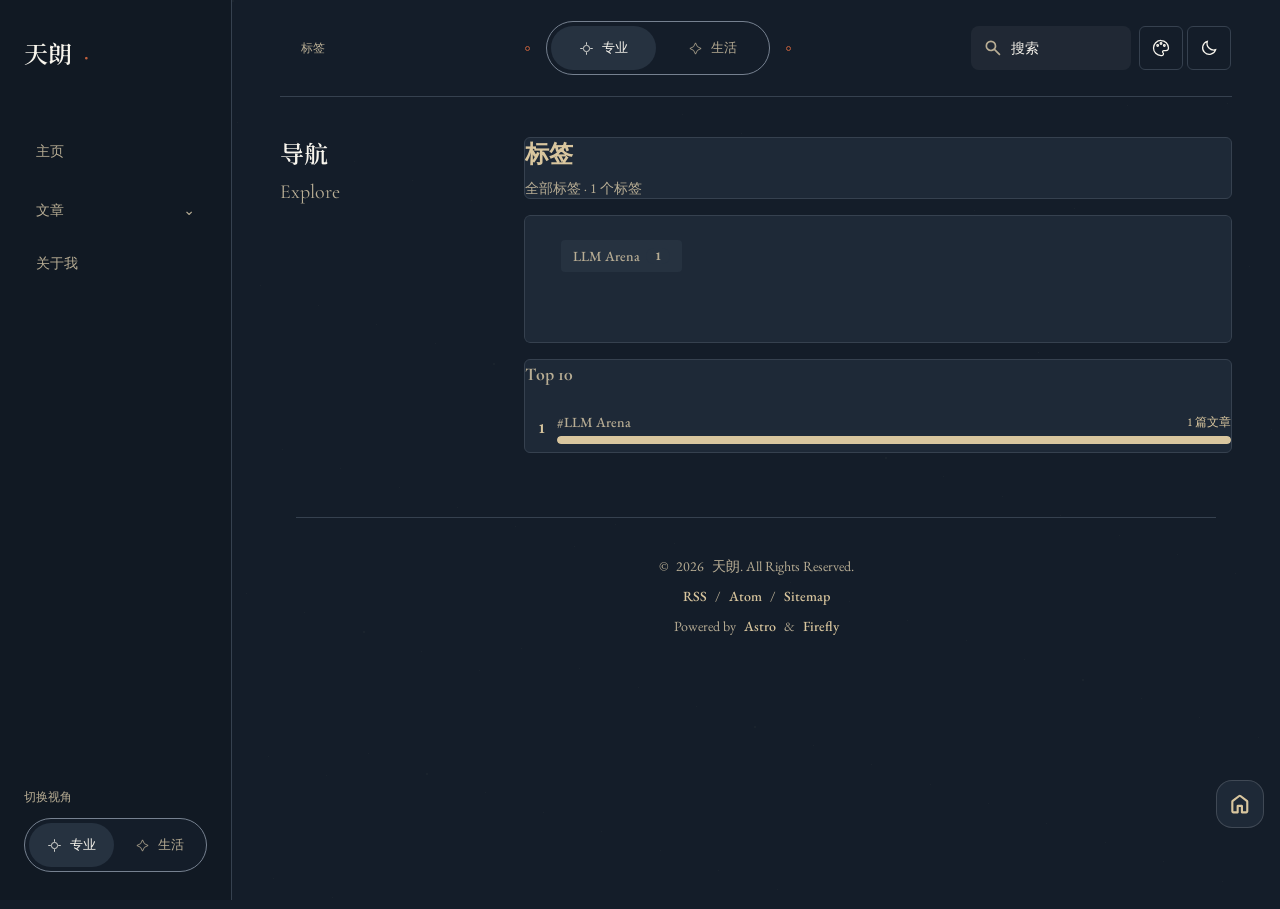
<file: tags/index.html>
<!DOCTYPE html><html data-palette="fusion" data-content-mode="professional" data-reader-theme="auto" data-palette-choice="auto" lang="zh-CN" class="bg-(--page-bg) text-[14px] md:text-[16px]" data-wallpaper-mode="none" data-fullscreen-layout="classic" data-tag-style="pill" data-category-style="rectangle" style="--page-width: 100rem;--navbar-panel-blur: 12px;--banner-height-home: 65vh;--banner-height-non-home: max(45vh, 380px);--banner-height: 35vh;" data-astro-cid-ju4pidww><head><meta charset="UTF-8"><script>(()=>{const root=document.documentElement,q=new URLSearchParams(location.search),read=key=>{try{return localStorage.getItem(key)}catch(e){return null}},mode=q.get("mode")||read("reader-content-mode")||root.dataset.contentMode;root.dataset.contentMode=mode==="personal"?"personal":"professional";const theme=q.get("theme")||read("reader-theme")||read("theme")||root.dataset.readerTheme;root.dataset.readerTheme=["light","dark","system"].includes(theme)?theme:"auto";const palette=q.get("palette")||read("reader-palette")||read("palette")||root.dataset.paletteChoice;root.dataset.paletteChoice=["fusion","warm-paper","spectrum","lark","warm-lark"].includes(palette)?palette:"auto",root.dataset.palette=root.dataset.paletteChoice==="auto"?"fusion":root.dataset.paletteChoice;const dark=root.dataset.readerTheme==="auto"?root.dataset.contentMode==="professional":root.dataset.readerTheme==="system"?matchMedia("(prefers-color-scheme: dark)").matches:root.dataset.readerTheme==="dark";root.classList.toggle("dark",dark),root.dataset.mode=dark?"dark":"light"})();
</script><style>
			@layer properties, theme, base, components, utilities;
		</style><title>标签 - 天朗</title><meta name="description" content="全部标签"><meta name="keywords" content="博客, 个人站点"><meta name="author" content="天朗"><link rel="canonical" href="https://derivative2002.github.io/tags/"><meta property="og:site_name" content="天朗"><meta property="og:locale" content="zh_CN"><meta property="og:url" content="https://derivative2002.github.io/tags/"><meta property="og:title" content="标签 - 天朗"><meta property="og:description" content="全部标签"><meta property="og:image" content="https://derivative2002.github.io/_astro/site-light.DlgTCT9r.png"><meta property="og:image:width" content="96"><meta property="og:image:height" content="96"><meta property="og:image:alt" content="标签 - 天朗"><meta name="twitter:image" content="https://derivative2002.github.io/_astro/site-light.DlgTCT9r.png"><meta name="twitter:image:alt" content="标签 - 天朗"><meta property="og:type" content="website"><meta name="twitter:card" content="summary_large_image"><meta name="twitter:url" content="https://derivative2002.github.io/tags/"><meta name="twitter:title" content="标签 - 天朗"><meta name="twitter:description" content="全部标签"><meta name="viewport" content="width=device-width, initial-scale=1"><meta name="generator" content="Astro v7.3.2"><meta name="theme-color" content="hsl(165 90% 60%)"><link rel="icon" href="/favicon/site-180.png" sizes="180x180"><link rel="icon" href="/favicon/site-32.png" sizes="32x32"><link rel="apple-touch-icon" href="/favicon/site-180.png" type="image/png" sizes="180x180"><!-- 为特定域名的图片添加 referrerpolicy 以解决 403 问题 --><!-- 注：静态图片（ImageWrapper 组件、Markdown 正文图）已在构建期加好 referrerpolicy；
         此脚本仅作为运行时兜底，处理动态注入的图片（解密内容、第三方评论/统计部件等）。 --><!-- Set the theme before the page is rendered to avoid a flash --><script>(function(){const defaultMode="system",defaultWallpaperMode="none",darkTheme="one-dark-pro",lightTheme="one-light",fullscreenLayout="classic",LIGHT_MODE="light",DARK_MODE="dark",SYSTEM_MODE="system",readSetting=key=>{try{return localStorage.getItem(key)}catch(e){return null}},removeSetting=key=>{try{localStorage.removeItem(key)}catch(e){}},preference=document.documentElement.dataset.readerTheme||"auto",theme=preference==="auto"?document.documentElement.dataset.contentMode==="personal"?"light":"dark":preference;function getSystemTheme(){return window.matchMedia("(prefers-color-scheme: dark)").matches?DARK_MODE:LIGHT_MODE}function resolveTheme(themeValue){return themeValue===SYSTEM_MODE?getSystemTheme():themeValue}const resolvedTheme=resolveTheme(theme),isDark=resolvedTheme===DARK_MODE;document.documentElement.dataset.mode=resolvedTheme,isDark?document.documentElement.classList.add("dark"):document.documentElement.classList.remove("dark"),document.documentElement.setAttribute("data-theme",isDark?darkTheme:lightTheme);const storedCardOpacity=readSetting("overlayCardOpacity"),parsedCardOpacity=storedCardOpacity===null?NaN:Number.parseFloat(storedCardOpacity),resolvedCardOpacity=Number.isFinite(parsedCardOpacity)?Math.min(1,Math.max(0,parsedCardOpacity)):.6;document.documentElement.style.setProperty("--card-transparent-opacity",String(resolvedCardOpacity));const storedFullscreenLayout=null;removeSetting("fullscreenLayout");const resolvedFullscreenLayout=storedFullscreenLayout==="hero"||storedFullscreenLayout==="classic"?storedFullscreenLayout:fullscreenLayout;document.documentElement.setAttribute("data-fullscreen-layout",resolvedFullscreenLayout);const wallpaperMode=defaultWallpaperMode;if(document.documentElement.setAttribute("data-wallpaper-mode",wallpaperMode),!window.__fireflyLayoutTransitionGuard){window.__fireflyLayoutTransitionGuard=!0,document.documentElement.setAttribute("data-layout-init","");const removeLayoutInit=()=>document.documentElement.removeAttribute("data-layout-init");document.readyState==="complete"?requestAnimationFrame(removeLayoutInit):window.addEventListener("load",removeLayoutInit,{once:!0})}(function(){const wavesEnabled=readSetting("wavesEnabled");wavesEnabled!==null&&document.documentElement.setAttribute("data-waves-enabled",wavesEnabled)})(),(function(){const gradientEnabled=readSetting("gradientEnabled");gradientEnabled!==null&&document.documentElement.setAttribute("data-gradient-enabled",gradientEnabled)})(),(function(){const bannerTitleEnabled=readSetting("bannerTitleEnabled");bannerTitleEnabled!==null&&document.documentElement.setAttribute("data-banner-title-enabled",bannerTitleEnabled)})()})();
</script><!-- defines global css variables. This will be applied to <html> <body> and some other elements idk why --><link rel="alternate" type="application/rss+xml" title="天朗" href="https://derivative2002.github.io/rss.xml"><link rel="alternate" type="application/atom+xml" title="天朗" href="https://derivative2002.github.io/atom.xml"><!-- Font Setup (Astro Font API) --><!-- Local heading faces and system stacks are defined in styles/fonts.css. --><script type="module">document.fonts&&typeof document.fonts.ready<"u"&&document.fonts.ready.then(()=>{document.dispatchEvent(new CustomEvent("fontsLoaded"))}).catch(n=>{console.warn("Font loading failed:",n)});
</script><link rel="stylesheet" href="/_astro/MainGridLayout.CMjX8gTn.css"><link rel="stylesheet" href="/_astro/Layout.gPLbRrBm.css"><script type="module" src="/_astro/page.BpqnxC_1.js"></script></head><body class="min-h-screen" style="--page-width: 100rem;--navbar-panel-blur: 12px;--banner-height-home: 65vh;--banner-height-non-home: max(45vh, 380px);--banner-height: 35vh;" data-astro-cid-ju4pidww><!-- 首帧前按运行时壁纸模式翻转卡片透明类（布局已由 data-wallpaper-mode 属性规则接管） --><script>(function(){const wm=document.documentElement.getAttribute("data-wallpaper-mode");wm&&document.body.classList.toggle("wallpaper-transparent",wm==="overlay"||wm==="fullscreen"&&document.documentElement.getAttribute("data-fullscreen-layout")==="hero")})();
</script><div id="progress-bar" style="--page-width: 100rem;--navbar-panel-blur: 12px;--banner-height-home: 65vh;--banner-height-non-home: max(45vh, 380px);--banner-height: 35vh;" data-astro-cid-ju4pidww></div><script>(function(){(function(){var stored=localStorage.getItem("cardBorderEnabled"),border=stored!==null?stored==="true":!1;border?document.documentElement.classList.add("enable-card-border"):document.documentElement.classList.remove("enable-card-border"),stored=localStorage.getItem("cardFollowThemeEnabled");var follow=stored!==null?stored==="true":!1;follow?document.body.classList.add("card-follow-theme-hue"):document.body.classList.remove("card-follow-theme-hue")})()})();
</script><!-- 页面顶部渐变高光效果 - 只在full和semifull模式下显示 --><!-- 全局配置载体 --><div id="config-carrier" data-hue="165" data-wallpaper-mode="none"></div><script data-swup-ignore-script>(function(){const managerConfigStr='{"mode":"local","meting":{"api":"https://api.i-meto.com/meting/api?server=:server&type=:type&id=:id&r=:r","server":"netease","type":"playlist","id":"","auth":"","fallbackApis":[]},"localPlaylist":[],"volume":0.7,"playMode":"list","showLyrics":false,"i18n":{"noPlaying":"\u6682\u672A\u64AD\u653E","lyrics":"\u6B4C\u8BCD","volume":"\u97F3\u91CF","playMode":"\u5207\u6362\u64AD\u653E\u6A21\u5F0F","prev":"\u4E0A\u4E00\u9996","next":"\u4E0B\u4E00\u9996","playlist":"\u5217\u8868","noLyrics":"\u6682\u65E0\u6B4C\u8BCD","loadingLyrics":"\u6B63\u5728\u52A0\u8F7D\u6B4C\u8BCD...","failedLyrics":"\u6B4C\u8BCD\u52A0\u8F7D\u5931\u8D25","noSongs":"\u6682\u65E0\u6B4C\u66F2","error":"\u64AD\u653E\u5668\u9519\u8BEF","play":"\u64AD\u653E","pause":"\u6682\u505C","progress":"\u64AD\u653E\u8FDB\u5EA6","noCover":"\u6682\u65E0\u5C01\u9762"}}';(function(){if(window.__fireflyMusic)return;var config=JSON.parse(managerConfigStr);function formatTime(seconds){if(!seconds||isNaN(seconds))return"0:00";var min=Math.floor(seconds/60),sec=Math.floor(seconds%60);return min+":"+(sec<10?"0":"")+sec}function parseLRC(lrc){if(!lrc)return[];var lines=lrc.split(`
`),result=[],timeReg=/\[(\d{2}):(\d{2})\.(\d{2,3})\]/g;return lines.forEach(function(line){var matches=Array.from(line.matchAll(timeReg));if(matches.length>0){var text=line.replace(timeReg,"").trim();text&&matches.forEach(function(match){var m=parseInt(match[1]),s=parseInt(match[2]),ms=parseInt(match[3]),time=m*60+s+ms/(match[3].length===3?1e3:100);result.push({time,text})})}}),result.sort(function(a,b){return a.time-b.time})}var audio=document.createElement("audio");audio.crossOrigin="anonymous",audio.style.display="none",audio.preload="none",document.body.appendChild(audio),audio.pause();var loadVersion=0,state={playlist:[],currentIndex:0,isPlaying:!1,playMode:0,volume:localStorage.getItem("music-player-volume")!==null?parseFloat(localStorage.getItem("music-player-volume")):config.volume||.7,isMuted:!1,lyrics:[],currentLrcIndex:-1,initialized:!1,initializing:!1,error:null};config.playMode==="random"?state.playMode=2:config.playMode==="one"?state.playMode=1:state.playMode=0;function emit(name,detail){window.dispatchEvent(new CustomEvent(name,{detail:detail||{}}))}async function fetchMetingData(){if(config.meting){for(var m=config.meting,apis=[m.api].concat(m.fallbackApis||[]),i=0;i<apis.length;i++){var baseApi=apis[i];if(baseApi)try{var fetchUrl=baseApi.replace(":server",m.server).replace(":type",m.type).replace(":id",m.id).replace(":r",Math.random());m.auth&&(fetchUrl+="&auth="+m.auth);var res=await fetch(fetchUrl);if(!res.ok)throw new Error("HTTP "+res.status);var data=await res.json();if(Array.isArray(data)&&data.length>0){state.playlist=data.map(function(item){return{name:item.title||item.name||"Unknown",artist:item.author||item.artist||"Unknown",url:item.url,pic:item.pic||item.cover||"",lrc:item.lrc}});return}}catch(e){console.warn("Meting API failed for "+baseApi,e)}}throw new Error("All Meting APIs failed")}}function loadLyrics(track){if(state.lyrics=[],state.currentLrcIndex=-1,!track.lrc){emit("fm:lyrics",{lyrics:[],status:"none"});return}var isLrcUrl=/^(https?:)?\/\//.test(track.lrc)||track.lrc.startsWith("/")||/\.(lrc|txt)(\?|#|$)/i.test(track.lrc);isLrcUrl?(emit("fm:lyrics",{lyrics:[],status:"loading"}),fetch(track.lrc).then(function(r){return r.text()}).then(function(text){state.lyrics=parseLRC(text),emit("fm:lyrics",{lyrics:state.lyrics,status:"loaded"})}).catch(function(){state.lyrics=[],emit("fm:lyrics",{lyrics:[],status:"failed"})})):(state.lyrics=parseLRC(track.lrc),emit("fm:lyrics",{lyrics:state.lyrics,status:state.lyrics.length>0?"loaded":"none"}))}var currentTrackUrls=[],currentTrackUrlIndex=0,errorSkipTimeout=null;function tryPlayCurrentTrackUrl(autoPlay,ver){if(ver===loadVersion){var playUrl=currentTrackUrls[currentTrackUrlIndex];audio.src=playUrl,autoPlay?audio.play().then(function(){ver===loadVersion&&(state.isPlaying=!0,state.error=null,emit("fm:play-state",{isPlaying:!0}))}).catch(function(e){ver===loadVersion&&e.name!=="AbortError"&&console.warn("Autoplay blocked:",e)}):(state.isPlaying=!1,emit("fm:play-state",{isPlaying:!1}))}}function loadTrack(index,autoPlay){if(!(index<0||index>=state.playlist.length)){state.currentIndex=index;var track=state.playlist[index],ver=++loadVersion;errorSkipTimeout&&(clearTimeout(errorSkipTimeout),errorSkipTimeout=null),currentTrackUrls=[track.url],currentTrackUrlIndex=0;var matchId=track.url.match(/[?&]id=([^&]+)/),matchServer=track.url.match(/[?&]server=([^&]+)/);matchId&&matchServer&&config.meting&&config.meting.fallbackApis&&config.meting.fallbackApis.forEach(function(fallback){var fallbackUrl=fallback.replace(":server",matchServer[1]).replace(":type","url").replace(":id",matchId[1]);currentTrackUrls.indexOf(fallbackUrl)===-1&&currentTrackUrls.push(fallbackUrl)}),loadLyrics(track),emit("fm:track",{index,track,autoPlay:!!autoPlay}),tryPlayCurrentTrackUrl(autoPlay,ver)}}function togglePlay(){audio.paused?audio.play().then(function(){state.isPlaying=!0,emit("fm:play-state",{isPlaying:!0})}).catch(function(e){e.name!=="AbortError"&&console.warn("Playback failed:",e)}):(audio.pause(),state.isPlaying=!1,emit("fm:play-state",{isPlaying:!1}))}function playNext(auto){if(state.playMode===1&&auto){audio.currentTime=0,audio.play();return}var nextIndex;state.playMode===2?nextIndex=Math.floor(Math.random()*state.playlist.length):nextIndex=(state.currentIndex+1)%state.playlist.length,loadTrack(nextIndex,!0)}function playPrev(){var prevIndex;state.playMode===2?prevIndex=Math.floor(Math.random()*state.playlist.length):prevIndex=(state.currentIndex-1+state.playlist.length)%state.playlist.length,loadTrack(prevIndex,!0)}function setPlayMode(mode){state.playMode=mode,emit("fm:mode",{playMode:mode})}function cyclePlayMode(){setPlayMode((state.playMode+1)%3)}function setVolume(val){val=Math.max(0,Math.min(1,val)),state.volume=val,state.isMuted=!1,audio.volume=val,audio.muted=!1,localStorage.setItem("music-player-volume",val.toString()),emit("fm:volume",{volume:val,isMuted:!1})}function toggleMute(){state.isMuted=!state.isMuted,audio.muted=state.isMuted,emit("fm:volume",{volume:state.volume,isMuted:state.isMuted})}function seek(percent){audio.duration&&(audio.currentTime=Math.max(0,Math.min(1,percent))*audio.duration)}function seekToTime(time){audio.duration&&(audio.currentTime=Math.max(0,Math.min(time,audio.duration)))}function playTrackByIndex(index){index===state.currentIndex&&!audio.paused?togglePlay():loadTrack(index,!0)}audio.addEventListener("timeupdate",function(){if(!isNaN(audio.duration)){var ct=audio.currentTime,dur=audio.duration,pct=ct/dur*100;if(emit("fm:time",{currentTime:ct,duration:dur,progress:pct,currentTimeStr:formatTime(ct),durationStr:formatTime(dur)}),state.lyrics.length>0){for(var idx=-1,i=0;i<state.lyrics.length&&ct>=state.lyrics[i].time;i++)idx=i;idx!==state.currentLrcIndex&&(state.currentLrcIndex=idx,emit("fm:lrc-index",{index:idx}))}}}),audio.addEventListener("ended",function(){playNext(!0)}),audio.addEventListener("error",function(){var ver=loadVersion;currentTrackUrlIndex<currentTrackUrls.length-1?(currentTrackUrlIndex++,console.warn("Playback failed, trying fallback URL: "+currentTrackUrls[currentTrackUrlIndex]),tryPlayCurrentTrackUrl(!0,ver)):(state.error="Audio playback error",emit("fm:error",{message:"\u64AD\u653E\u5931\u8D25\uFF0C\u5373\u5C06\u81EA\u52A8\u8DF3\u8FC7..."}),errorSkipTimeout&&clearTimeout(errorSkipTimeout),errorSkipTimeout=setTimeout(function(){ver===loadVersion&&playNext(!0)},2e3))});async function init(){if(!(state.initialized||state.initializing)){state.initializing=!0;try{if(config.mode==="meting"&&config.meting?await fetchMetingData():config.mode==="local"&&(state.playlist=config.localPlaylist||[]),state.playlist.length>0){audio.volume=state.volume;var startIndex=0;state.playMode===2&&(startIndex=Math.floor(Math.random()*state.playlist.length)),state.initialized=!0,emit("fm:init",{playlist:state.playlist,playMode:state.playMode,volume:state.volume,isMuted:state.isMuted}),loadTrack(startIndex,!1)}else state.initialized=!0,emit("fm:init",{playlist:[],playMode:state.playMode,volume:state.volume,isMuted:state.isMuted}),emit("fm:error",{message:config.i18n.noSongs})}catch(e){console.error("Music Manager init error:",e),state.initialized=!0,emit("fm:init",{playlist:[],playMode:state.playMode,volume:state.volume,isMuted:state.isMuted}),emit("fm:error",{message:config.i18n.error})}finally{state.initializing=!1}}}window.__fireflyMusic={init,getState:function(){var track=state.playlist[state.currentIndex]||null;return{playlist:state.playlist,currentIndex:state.currentIndex,track,isPlaying:state.isPlaying,playMode:state.playMode,volume:state.volume,isMuted:state.isMuted,currentTime:audio.currentTime,duration:audio.duration||0,progress:audio.duration?audio.currentTime/audio.duration*100:0,currentTimeStr:formatTime(audio.currentTime),durationStr:formatTime(audio.duration),lyrics:state.lyrics,currentLrcIndex:state.currentLrcIndex,initialized:state.initialized,error:state.error,config}},togglePlay,playNext:function(){playNext(!1)},playPrev,cyclePlayMode,setVolume,toggleMute,seek,seekToTime,playTrackByIndex,loadTrack}})()})();
</script><div class="reading-texture" aria-hidden="true"><span class="reading-grain larger" style="left:0%;top:0%"></span><span class="reading-grain" style="left:61.803398875%;top:37.231%"></span><span class="reading-grain" style="left:23.60679775%;top:74.462%"></span><span class="reading-grain" style="left:85.410196625%;top:11.693000000000012%"></span><span class="reading-grain" style="left:47.2135955%;top:48.92400000000001%"></span><span class="reading-grain" style="left:9.016994374999967%;top:86.155%"></span><span class="reading-grain" style="left:70.82039325%;top:23.386000000000024%"></span><span class="reading-grain" style="left:32.62379212500002%;top:60.61700000000002%"></span><span class="reading-grain" style="left:94.427191%;top:97.84800000000001%"></span><span class="reading-grain larger" style="left:56.230589874999964%;top:35.07900000000001%"></span><span class="reading-grain" style="left:18.033988749999935%;top:72.31%"></span><span class="reading-grain" style="left:79.83738762500002%;top:9.540999999999997%"></span><span class="reading-grain" style="left:41.64078649999999%;top:46.77200000000005%"></span><span class="reading-grain" style="left:3.444185374999961%;top:84.00300000000004%"></span><span class="reading-grain" style="left:65.24758425000005%;top:21.234000000000037%"></span><span class="reading-grain" style="left:27.050983125000016%;top:58.46500000000003%"></span><span class="reading-grain" style="left:88.85438199999999%;top:95.69600000000003%"></span><span class="reading-grain" style="left:50.65778087500007%;top:32.92700000000002%"></span><span class="reading-grain larger" style="left:12.461179749999928%;top:70.15800000000002%"></span><span class="reading-grain" style="left:74.26457862500001%;top:7.38900000000001%"></span><span class="reading-grain" style="left:36.06797749999987%;top:44.620000000000005%"></span><span class="reading-grain" style="left:97.87137637499995%;top:81.851%"></span><span class="reading-grain" style="left:59.67477525000004%;top:19.081999999999994%"></span><span class="reading-grain" style="left:21.478174124999896%;top:56.31299999999999%"></span><span class="reading-grain" style="left:83.28157299999998%;top:93.5440000000001%"></span><span class="reading-grain" style="left:45.084971875000065%;top:30.77500000000009%"></span><span class="reading-grain" style="left:6.888370749999922%;top:68.00600000000009%"></span><span class="reading-grain larger" style="left:68.691769625%;top:5.23700000000008%"></span><span class="reading-grain" style="left:30.49516850000009%;top:42.468000000000075%"></span><span class="reading-grain" style="left:92.29856737499995%;top:79.69900000000007%"></span><span class="reading-grain" style="left:54.10196625000003%;top:16.930000000000064%"></span><span class="reading-grain" style="left:15.90536512499989%;top:54.16100000000006%"></span><span class="reading-grain" style="left:77.70876399999997%;top:91.39200000000005%"></span><span class="reading-grain" style="left:39.51216287500006%;top:28.623000000000047%"></span><span class="reading-grain" style="left:1.3155617500001426%;top:65.85400000000004%"></span><span class="reading-grain" style="left:63.118960625%;top:3.0850000000000364%"></span><span class="reading-grain larger" style="left:24.922359499999857%;top:40.31600000000003%"></span><span class="reading-grain" style="left:86.72575837500017%;top:77.54700000000003%"></span><span class="reading-grain" style="left:48.529157250000026%;top:14.77800000000002%"></span><span class="reading-grain" style="left:10.332556124999883%;top:52.009000000000015%"></span><span class="reading-grain" style="left:72.13595499999974%;top:89.24000000000001%"></span><span class="reading-grain" style="left:33.93935387500005%;top:26.471000000000004%"></span><span class="reading-grain" style="left:95.74275274999991%;top:63.702%"></span><span class="reading-grain" style="left:57.546151624999766%;top:0.9329999999999927%"></span><span class="reading-grain" style="left:19.349550500000078%;top:38.16399999999999%"></span><span class="reading-grain larger" style="left:81.15294937499993%;top:75.39499999999998%"></span><span class="reading-grain" style="left:42.95634824999979%;top:12.625999999999976%"></span><span class="reading-grain" style="left:4.7597471250001036%;top:49.85699999999997%"></span><span class="reading-grain" style="left:66.56314599999996%;top:87.08800000000019%"></span><span class="reading-grain" style="left:28.366544874999818%;top:24.319000000000187%"></span><span class="reading-grain" style="left:90.16994375000013%;top:61.55000000000018%"></span><span class="reading-grain" style="left:51.97334262499999%;top:98.78100000000018%"></span><span class="reading-grain" style="left:13.776741499999844%;top:36.01200000000017%"></span><span class="reading-grain" style="left:75.58014037500016%;top:73.24300000000017%"></span><span class="reading-grain larger" style="left:37.38353925000001%;top:10.47400000000016%"></span><span class="reading-grain" style="left:99.18693812499987%;top:47.705000000000155%"></span><span class="reading-grain" style="left:60.99033700000018%;top:84.93600000000015%"></span><span class="reading-grain" style="left:22.79373587500004%;top:22.166999999999916%"></span><span class="reading-grain" style="left:84.5971347499999%;top:59.39800000000014%"></span><span class="reading-grain" style="left:46.40053362499975%;top:96.6289999999999%"></span><span class="reading-grain" style="left:8.203932500000064%;top:33.86000000000013%"></span><span class="reading-grain" style="left:70.00733137499992%;top:71.0909999999999%"></span><span class="reading-grain" style="left:31.81073024999978%;top:8.322000000000116%"></span><span class="reading-grain larger" style="left:93.61412912500009%;top:45.552999999999884%"></span><span class="reading-grain" style="left:55.41752799999995%;top:82.7840000000001%"></span><span class="reading-grain" style="left:17.220926874999805%;top:20.015000000000327%"></span><span class="reading-grain" style="left:79.02432575000012%;top:57.246000000000095%"></span><span class="reading-grain" style="left:40.82772462499997%;top:94.47700000000032%"></span><span class="reading-grain" style="left:2.6311235000002853%;top:31.708000000000084%"></span><span class="reading-grain" style="left:64.43452237499969%;top:68.9390000000003%"></span><span class="reading-grain" style="left:26.23792125%;top:6.170000000000073%"></span><span class="reading-grain" style="left:88.04132012500031%;top:43.401000000000295%"></span><span class="reading-grain larger" style="left:49.844718999999714%;top:80.63200000000006%"></span><span class="reading-grain" style="left:11.648117875000025%;top:17.863000000000284%"></span><span class="reading-grain" style="left:73.45151675000034%;top:55.09400000000005%"></span><span class="reading-grain" style="left:35.25491562499974%;top:92.32500000000027%"></span><span class="reading-grain" style="left:97.05831450000005%;top:29.55600000000004%"></span><span class="reading-grain" style="left:58.86171337500036%;top:66.78700000000026%"></span><span class="reading-grain" style="left:20.665112249999765%;top:4.018000000000029%"></span><span class="reading-grain" style="left:82.46851112500008%;top:41.24900000000025%"></span><span class="reading-grain" style="left:44.27190999999948%;top:78.48000000000002%"></span><span class="reading-grain larger" style="left:6.075308874999791%;top:15.71100000000024%"></span><span class="reading-grain" style="left:67.8787077500001%;top:52.94200000000001%"></span><span class="reading-grain" style="left:29.682106624999506%;top:90.17300000000023%"></span><span class="reading-grain" style="left:91.48550549999982%;top:27.403999999999996%"></span><span class="reading-grain" style="left:53.28890437500013%;top:64.63500000000022%"></span><span class="reading-grain" style="left:15.092303249999532%;top:1.8659999999999854%"></span><span class="reading-grain" style="left:76.89570212499984%;top:39.09700000000021%"></span><span class="reading-grain" style="left:38.699101000000155%;top:76.32799999999997%"></span><span class="reading-grain" style="left:0.5024998749995575%;top:13.559000000000196%"></span><span class="reading-grain larger" style="left:62.30589874999987%;top:50.789999999999964%"></span><span class="reading-grain" style="left:24.10929762500018%;top:88.02100000000019%"></span><span class="reading-grain" style="left:85.91269649999958%;top:25.251999999999953%"></span><span class="reading-grain" style="left:47.716095374999895%;top:62.483000000000175%"></span><span class="reading-grain" style="left:9.519494250000207%;top:99.71399999999994%"></span><span class="reading-grain" style="left:71.32289312499961%;top:36.945000000000164%"></span><span class="reading-grain" style="left:33.12629199999992%;top:74.17600000000039%"></span><span class="reading-grain" style="left:94.92969087500023%;top:11.407000000000153%"></span><span class="reading-grain" style="left:56.733089749999635%;top:48.638000000000375%"></span><span class="reading-grain larger" style="left:18.536488624999947%;top:85.86900000000014%"></span><span class="reading-grain" style="left:80.33988750000026%;top:23.100000000000364%"></span><span class="reading-grain" style="left:42.14328637499966%;top:60.33100000000013%"></span><span class="reading-grain" style="left:3.946685249999973%;top:97.56200000000035%"></span><span class="reading-grain" style="left:65.75008412500028%;top:34.79300000000012%"></span><span class="reading-grain" style="left:27.553482999999687%;top:72.02400000000034%"></span><span class="reading-grain" style="left:89.356881875%;top:9.25500000000011%"></span><span class="reading-grain" style="left:51.16028075000031%;top:46.48600000000033%"></span><span class="reading-grain" style="left:12.963679624999713%;top:83.7170000000001%"></span><span class="reading-grain larger" style="left:74.76707850000003%;top:20.94800000000032%"></span><span class="reading-grain" style="left:36.57047737500034%;top:58.17900000000009%"></span></div><aside class="redesign-sidebar" aria-label="站点导航"><a class="redesign-brand" href="/">天朗<span aria-hidden="true">·</span></a><nav class="redesign-nav"><a href="/">主页</a><details><summary>文章<span aria-hidden="true">⌄</span></summary><div><a href="/archive/">归档</a><a href="/categories/">分类</a><a href="/tags/">标签</a><a href="/series/">系列</a></div></details><a href="/about/">关于我</a></nav><div class="redesign-sidebar-bottom"><p>切换视角</p><div class="content-mode-switch" role="group" aria-label="内容模式"><button type="button" data-content-mode-target="professional" aria-pressed="true"><svg viewBox="0 0 24 24" aria-hidden="true"><circle cx="12" cy="12" r="5"></circle><path d="M12 2v4M12 18v4M2 12h4M18 12h4"></path></svg><span>专业</span></button><button type="button" data-content-mode-target="personal" aria-pressed="false"><svg viewBox="0 0 24 24" aria-hidden="true"><path d="m12 3 3 6 6 3-6 3-3 6-3-6-6-3 6-3Z"></path></svg><span>生活</span></button></div></div></aside><!-- 导航栏外壳（从 MainGridLayout.astro 迁出） --><div id="top-row" class="z-50 pointer-events-none relative transition-all duration-700 mx-auto w-full xl:w-[92vw] max-w-(--page-width) px-0 md:px-4"><div id="navbar-wrapper" class="pointer-events-auto transition-all sticky top-0"><div id="navbar" class="z-50" style="--navbar-glass-blur: 0px;" data-transparent-mode="semi" data-is-home="false" data-full-width="false"><script>(function(){const bannerTMode="semi",fsTMode="semifull";(function(){const wm=document.documentElement.getAttribute("data-wallpaper-mode"),navbar=document.getElementById("navbar");if(!wm||!navbar)return;const isHome=navbar.getAttribute("data-is-home")==="true";let mode,blur;wm==="fullscreen"?(mode=fsTMode==="semifull"&&isHome?"semifull":"semi",blur=12):wm==="banner"?(mode=bannerTMode==="semifull"&&!isHome?"semi":bannerTMode,blur=mode==="none"?0:12):(mode="none",blur=0),navbar.setAttribute("data-transparent-mode",mode),navbar.style.setProperty("--navbar-glass-blur",`${blur}px`)})()})();
</script><div class="overflow-visible! h-18 px-4"><div class="mx-auto h-full w-full max-w-(--page-width) grid grid-cols-[auto_minmax(0,1fr)_auto] items-center"><a href="/" class="btn-plain scale-animation rounded-lg h-13 px-3 md:px-5 font-bold active:scale-95"><div class="flex flex-row items-center text-md dark:text-white text-black" style="font-family: var(--font-navbar-title, inherit)"><picture><source srcset="/_astro/site-light.DlgTCT9r_ZU1KxS.webp 28w, /_astro/site-light.DlgTCT9r_Z1kIve4.webp 56w" type="image/webp"><img src="/_astro/site-light.DlgTCT9r_ZhSDHx.webp" srcset="/_astro/site-light.DlgTCT9r_ZU1KxS.webp 28w, /_astro/site-light.DlgTCT9r_Z1kIve4.webp 56w" alt="天朗" data-logo-theme="light" loading="eager" fetchpriority="high" decoding="async" width="96" height="96" class="navbar-logo h-7 w-7 mb-1 mr-2 object-contain dark:hidden"></picture><picture><source srcset="/_astro/site-dark.BhGWqPP__Z25Ojub.webp 28w, /_astro/site-dark.BhGWqPP__rjhTP.webp 56w" type="image/webp"><img src="/_astro/site-dark.BhGWqPP__rmK7D.webp" srcset="/_astro/site-dark.BhGWqPP__Z25Ojub.webp 28w, /_astro/site-dark.BhGWqPP__rjhTP.webp 56w" alt="天朗" data-logo-theme="dark" loading="eager" fetchpriority="high" decoding="async" width="96" height="96" class="navbar-logo h-7 w-7 mb-1 mr-2 object-contain hidden dark:block"></picture><span class="redesign-location" data-navbar-location>天朗</span><span class="redesign-mobile-brand">天朗</span></div></a><div class="redesign-top-mode"><i aria-hidden="true"></i><div class="content-mode-switch" role="group" aria-label="内容模式"><button type="button" data-content-mode-target="professional" aria-pressed="true"><svg viewBox="0 0 24 24" aria-hidden="true"><circle cx="12" cy="12" r="5"></circle><path d="M12 2v4M12 18v4M2 12h4M18 12h4"></path></svg><span>专业</span></button><button type="button" data-content-mode-target="personal" aria-pressed="false"><svg viewBox="0 0 24 24" aria-hidden="true"><path d="m12 3 3 6 6 3-6 3-3 6-3-6-6-3 6-3Z"></path></svg><span>生活</span></button></div><i aria-hidden="true"></i></div><div class="flex col-start-3 justify-self-end"><!--<SearchPanel client:load>--><style>astro-island,astro-slot,astro-static-slot{display:contents}</style><script>(()=>{var e=async t=>{await(await t())()};(self.Astro||(self.Astro={})).load=e,window.dispatchEvent(new Event("astro:load"))})();
</script><script>(()=>{var g=Object.defineProperty,w=(a,s,c)=>s in a?g(a,s,{enumerable:!0,configurable:!0,writable:!0,value:c}):a[s]=c,l=(a,s,c)=>w(a,typeof s!="symbol"?s+"":s,c),E=new Set(["__proto__","constructor","prototype"]);{let a={0:t=>y(t),1:t=>c(t),2:t=>new RegExp(t),3:t=>new Date(t),4:t=>new Map(c(t)),5:t=>new Set(c(t)),6:t=>BigInt(t),7:t=>new URL(t),8:t=>new Uint8Array(t),9:t=>new Uint16Array(t),10:t=>new Uint32Array(t),11:t=>Number.POSITIVE_INFINITY*t},s=t=>{let[p,e]=t;return p in a?a[p](e):void 0},c=t=>t.map(s),y=t=>typeof t!="object"||t===null?t:Object.fromEntries(Object.entries(t).map(([p,e])=>[p,s(e)]));class f extends HTMLElement{constructor(){super(...arguments),l(this,"Component"),l(this,"hydrator"),l(this,"hydrate",async()=>{var b;if(!this.hydrator||!this.isConnected)return;let e=(b=this.parentElement)==null?void 0:b.closest("astro-island[ssr]");if(e){e.addEventListener("astro:hydrate",this.hydrate,{once:!0});return}let r=this.querySelectorAll("astro-slot"),n={},d=this.querySelectorAll("template[data-astro-template]");for(let o of d){let i=o.closest(this.tagName);i!=null&&i.isSameNode(this)&&(n[o.getAttribute("data-astro-template")||"default"]=o.innerHTML,o.remove())}for(let o of r){let i=o.closest(this.tagName);i!=null&&i.isSameNode(this)&&(n[o.getAttribute("name")||"default"]=o.innerHTML)}let u;try{u=this.hasAttribute("props")?y(JSON.parse(this.getAttribute("props"))):{}}catch(o){let i=this.getAttribute("component-url")||"<unknown>",v=this.getAttribute("component-export");throw v&&(i+=` (export ${v})`),console.error(`[hydrate] Error parsing props for component ${i}`,this.getAttribute("props"),o),o}let h;await this.hydrator(this)(this.Component,u,n,{client:this.getAttribute("client")}),this.removeAttribute("ssr"),this.dispatchEvent(new CustomEvent("astro:hydrate"))}),l(this,"unmount",()=>{this.isConnected||this.dispatchEvent(new CustomEvent("astro:unmount"))})}disconnectedCallback(){document.removeEventListener("astro:after-swap",this.unmount),document.addEventListener("astro:after-swap",this.unmount,{once:!0})}connectedCallback(){if(!this.hasAttribute("await-children")||document.readyState==="interactive"||document.readyState==="complete")this.childrenConnectedCallback();else{let e=()=>{document.removeEventListener("DOMContentLoaded",e),r.disconnect(),this.childrenConnectedCallback()},r=new MutationObserver(()=>{var n;((n=this.lastChild)==null?void 0:n.nodeType)===Node.COMMENT_NODE&&this.lastChild.nodeValue==="astro:end"&&(this.lastChild.remove(),e())});r.observe(this,{childList:!0}),document.addEventListener("DOMContentLoaded",e)}}async childrenConnectedCallback(){let e=this.getAttribute("before-hydration-url");e&&await import(e),this.start()}getRetryImportUrl(e){let r=new URL(e,document.baseURI);return r.searchParams.set("astro-retry",Date.now().toString()),r.toString()}async importWithRetry(e){try{return await import(e)}catch(r){return await new Promise(n=>setTimeout(n,1e3)),import(this.getRetryImportUrl(e))}}handleHydrationError(e){let r=this.getAttribute("component-url"),n=new CustomEvent("astro:hydration-error",{cancelable:!0,bubbles:!0,composed:!0,detail:{error:e,componentUrl:r}});this.dispatchEvent(n)&&console.error(`[astro-island] Error hydrating ${r}`,e)}async start(){let e=JSON.parse(this.getAttribute("opts")),r=this.getAttribute("client");if(Astro[r]===void 0){window.addEventListener(`astro:${r}`,()=>this.start(),{once:!0});return}try{await Astro[r](async()=>{let n=this.getAttribute("renderer-url");try{let[d,{default:u}]=await Promise.all([this.importWithRetry(this.getAttribute("component-url")),n?this.importWithRetry(n):Promise.resolve({default:()=>()=>{}})]),h=this.getAttribute("component-export")||"default";if(h.includes(".")){this.Component=d;for(let m of h.split(".")){if(E.has(m)||!this.Component||typeof this.Component!="object"&&typeof this.Component!="function"||!Object.hasOwn(this.Component,m))throw new Error(`Invalid component export path: ${h}`);this.Component=this.Component[m]}}else{if(E.has(h))throw new Error(`Invalid component export path: ${h}`);this.Component=d[h]}return this.hydrator=u,this.hydrate}catch(d){return this.handleHydrationError(d),()=>{}}},e,this)}catch(n){this.handleHydrationError(n)}}attributeChangedCallback(){this.hydrate()}}l(f,"observedAttributes",["props"]),customElements.get("astro-island")||customElements.define("astro-island",f)}})();
</script><astro-island uid="Z1Ufrb1" component-url="/_astro/Search.Bp0MaZjL.js" component-export="default" renderer-url="/_astro/client.svelte.BG3JpSQe.js" props="{}" ssr client="load" opts="{&quot;name&quot;:&quot;Search&quot;,&quot;value&quot;:true}" await-children><!--[--><div id="search-bar" class="hidden lg:flex transition-all items-center h-11 mr-2 rounded-lg bg-black/4 hover:bg-black/6 focus-within:bg-black/6 dark:bg-white/5 dark:hover:bg-white/10 dark:focus-within:bg-white/10"><!--[0--><!--[0--><!--[0--><svg xmlns="http://www.w3.org/2000/svg" aria-hidden="true" role="img" class="inline-icon inline-flex items-center justify-center absolute text-[1.25rem] pointer-events-none ml-3 transition my-auto text-black/30 dark:text-white/30" width="1em" height="1em" viewBox="0 0 24 24"><!----><path fill="currentColor" d="m19.6 21l-6.3-6.3q-.75.6-1.725.95T9.5 16q-2.725 0-4.612-1.888T3 9.5t1.888-4.612T9.5 3t4.613 1.888T16 9.5q0 1.1-.35 2.075T14.7 13.3l6.3 6.3zM9.5 14q1.875 0 3.188-1.312T14 9.5t-1.312-3.187T9.5 5T6.313 6.313T5 9.5t1.313 3.188T9.5 14"/><!----></svg><!--]--><!--]--><!--]--><!----> <input id="search-input-desktop" placeholder="搜索" value="" aria-controls="search-panel" data-floating-panel-no-expanded="" class="transition-all pl-10 text-sm bg-transparent outline-0 h-full w-40 active:w-60 focus:w-60 text-black/50 dark:text-white/50 svelte-1n2o1uz"/></div> <button aria-label="Search Panel" aria-controls="search-panel" aria-expanded="false" id="search-switch" class="btn-plain scale-animation lg:hidden! rounded-lg w-11 h-11 active:scale-90"><!--[0--><!--[0--><!--[0--><svg xmlns="http://www.w3.org/2000/svg" aria-hidden="true" role="img" class="inline-icon inline-flex items-center justify-center text-[1.25rem]" width="1em" height="1em" viewBox="0 0 24 24"><!----><path fill="currentColor" d="m19.6 21l-6.3-6.3q-.75.6-1.725.95T9.5 16q-2.725 0-4.612-1.888T3 9.5t1.888-4.612T9.5 3t4.613 1.888T16 9.5q0 1.1-.35 2.075T14.7 13.3l6.3 6.3zM9.5 14q1.875 0 3.188-1.312T14 9.5t-1.312-3.187T9.5 5T6.313 6.313T5 9.5t1.313 3.188T9.5 14"/><!----></svg><!--]--><!--]--><!--]--><!----></button> <div id="search-panel" class="float-panel float-panel-closed search-panel absolute md:w-120 top-20 left-4 md:left-[unset] right-4 shadow-2xl rounded-2xl p-2 svelte-1n2o1uz" data-floating-panel="" data-floating-panel-trigger="search-switch search-input-desktop" inert="" aria-hidden="true"><div id="search-bar-inside" class="flex relative lg:hidden transition-all items-center h-11 rounded-xl bg-black/4 hover:bg-black/6 focus-within:bg-black/6 dark:bg-white/5 dark:hover:bg-white/10 dark:focus-within:bg-white/10"><!--[0--><!--[0--><!--[0--><svg xmlns="http://www.w3.org/2000/svg" aria-hidden="true" role="img" class="inline-icon inline-flex items-center justify-center absolute text-[1.25rem] pointer-events-none ml-3 transition my-auto text-black/30 dark:text-white/30" width="1em" height="1em" viewBox="0 0 24 24"><!----><path fill="currentColor" d="m19.6 21l-6.3-6.3q-.75.6-1.725.95T9.5 16q-2.725 0-4.612-1.888T3 9.5t1.888-4.612T9.5 3t4.613 1.888T16 9.5q0 1.1-.35 2.075T14.7 13.3l6.3 6.3zM9.5 14q1.875 0 3.188-1.312T14 9.5t-1.312-3.187T9.5 5T6.313 6.313T5 9.5t1.313 3.188T9.5 14"/><!----></svg><!--]--><!--]--><!--]--><!----> <input placeholder="搜索" value="" class="pl-10 absolute inset-0 text-sm bg-transparent outline-0 focus:w-60 text-black/50 dark:text-white/50 svelte-1n2o1uz"/></div> <!--[2--><div class="transition first-of-type:mt-2 lg:first-of-type:mt-0 block rounded-xl text-lg px-3 py-2 text-50">找不到相关结果。</div><!--]--></div><!--]--><!--astro:end--></astro-island><div class="appearance-controls"><div class="appearance-setting" data-appearance="palette"><button type="button" class="appearance-trigger" id="appearance-palette" aria-label="配色" title="配色" aria-haspopup="menu" aria-controls="appearance-palette-menu" aria-expanded="false"><svg viewBox="0 0 24 24" aria-hidden="true"><path d="M12 3a9 9 0 1 0 0 18h1a2 2 0 0 0 1.2-3.6c-.8-.8-.2-2.4 1.4-2.4H18a3 3 0 0 0 3-3 9 9 0 0 0-9-9Z"></path><circle cx="8" cy="9" r="1"></circle><circle cx="12" cy="6.5" r="1"></circle><circle cx="16" cy="9" r="1"></circle></svg></button><div class="appearance-menu" id="appearance-palette-menu" role="menu" aria-label="配色" hidden><button type="button" role="menuitemradio" data-value="auto" aria-checked="false" tabindex="-1"><span>随模式</span><svg class="appearance-check" viewBox="0 0 24 24" aria-hidden="true"><path d="m5 12 4 4L19 6"></path></svg></button><button type="button" role="menuitemradio" data-value="fusion" aria-checked="false" tabindex="-1"><span>融合</span><svg class="appearance-check" viewBox="0 0 24 24" aria-hidden="true"><path d="m5 12 4 4L19 6"></path></svg></button><button type="button" role="menuitemradio" data-value="warm-paper" aria-checked="false" tabindex="-1"><span>暖纸</span><svg class="appearance-check" viewBox="0 0 24 24" aria-hidden="true"><path d="m5 12 4 4L19 6"></path></svg></button><button type="button" role="menuitemradio" data-value="spectrum" aria-checked="false" tabindex="-1"><span>光谱</span><svg class="appearance-check" viewBox="0 0 24 24" aria-hidden="true"><path d="m5 12 4 4L19 6"></path></svg></button><button type="button" role="menuitemradio" data-value="lark" aria-checked="false" tabindex="-1"><span>飞书蓝</span><svg class="appearance-check" viewBox="0 0 24 24" aria-hidden="true"><path d="m5 12 4 4L19 6"></path></svg></button><button type="button" role="menuitemradio" data-value="warm-lark" aria-checked="false" tabindex="-1"><span>暖纸飞书</span><svg class="appearance-check" viewBox="0 0 24 24" aria-hidden="true"><path d="m5 12 4 4L19 6"></path></svg></button></div></div><div class="appearance-setting" data-appearance="mode"><button type="button" class="appearance-trigger" id="appearance-mode" aria-label="明暗" title="明暗" aria-haspopup="menu" aria-controls="appearance-mode-menu" aria-expanded="false"><svg viewBox="0 0 24 24" aria-hidden="true"><path d="M20 14A8 8 0 0 1 10 4a8 8 0 1 0 10 10Z"></path></svg></button><div class="appearance-menu" id="appearance-mode-menu" role="menu" aria-label="明暗" hidden><button type="button" role="menuitemradio" data-value="auto" aria-checked="false" tabindex="-1"><span>随模式</span><svg class="appearance-check" viewBox="0 0 24 24" aria-hidden="true"><path d="m5 12 4 4L19 6"></path></svg></button><button type="button" role="menuitemradio" data-value="system" aria-checked="false" tabindex="-1"><span>随系统</span><svg class="appearance-check" viewBox="0 0 24 24" aria-hidden="true"><path d="m5 12 4 4L19 6"></path></svg></button><button type="button" role="menuitemradio" data-value="light" aria-checked="false" tabindex="-1"><span>亮色</span><svg class="appearance-check" viewBox="0 0 24 24" aria-hidden="true"><path d="m5 12 4 4L19 6"></path></svg></button><button type="button" role="menuitemradio" data-value="dark" aria-checked="false" tabindex="-1"><span>暗色</span><svg class="appearance-check" viewBox="0 0 24 24" aria-hidden="true"><path d="m5 12 4 4L19 6"></path></svg></button></div></div></div><script type="module" src="/_astro/AppearanceControls.astro_astro_type_script_index_0_lang.Bych5DLd.js"></script><button aria-label="导航菜单" aria-controls="nav-menu-panel" aria-expanded="false" name="Nav Menu" class="btn-plain scale-animation rounded-lg w-11 h-11 active:scale-90 lg:hidden!" id="nav-menu-switch"><svg width="1em" height="1em" viewBox="0 0 24 24" class="text-[1.25rem]" data-icon="material-symbols:menu-rounded"><symbol id="ai:material-symbols:menu-rounded"><path fill="currentColor" d="M4 18q-.425 0-.712-.288T3 17t.288-.712T4 16h16q.425 0 .713.288T21 17t-.288.713T20 18zm0-5q-.425 0-.712-.288T3 12t.288-.712T4 11h16q.425 0 .713.288T21 12t-.288.713T20 13zm0-5q-.425 0-.712-.288T3 7t.288-.712T4 6h16q.425 0 .713.288T21 7t-.288.713T20 8z"/></symbol><use href="#ai:material-symbols:menu-rounded"></use></svg></button></div></div></div></div><script type="module">function g(){let l=document.getElementById("display-settings-switch");l&&(l.onclick=function(){let e=document.getElementById("display-setting");e&&e.classList.toggle("float-panel-closed")});let o=document.getElementById("nav-menu-switch");o&&(o.onclick=function(){let e=document.getElementById("nav-menu-panel");e&&e.classList.toggle("float-panel-closed")});let c=document.getElementById("music-player-switch");c&&(c.onclick=function(){let e=document.getElementById("music-nav-panel");e&&e.classList.toggle("float-panel-closed")});let t=document.getElementById("bg-player-toggle");if(t){let e=function(i){var _a,_b;var n=t.querySelector(".bg-player-icon-play"),a=t.querySelector(".bg-player-icon-pause");n&&a&&(n.classList.toggle("hidden",i),a.classList.toggle("hidden",!i));var s=(_a=t.getAttribute("data-i18n-play"))!=null?_a:"",r=(_b=t.getAttribute("data-i18n-pause"))!=null?_b:"",f=i?r:s;t.setAttribute("title",f),t.setAttribute("aria-label",f)},d=function(){e(document.documentElement.hasAttribute("data-bg-video-playing"))};var w=e,p=d;t.onclick=function(){window.dispatchEvent(new CustomEvent("bg-player-toggle"))},window.addEventListener("bg-player-state-change",function(i){var n=i;e(n.detail&&n.detail.playing)}),window.addEventListener("wallpaperModeChange",function(i){var n=i,a=n.detail&&n.detail.mode;t.style.display=a==="none"?"none":""}),window.swup&&window.swup.hooks?window.swup.hooks.on("content:replace",d):document.addEventListener("swup:enable",function(){window.swup.hooks.on("content:replace",d)})}let m=document.getElementById("scheme-switch");m&&(m.onclick=function(){let e=document.getElementById("theme-mode-panel");e&&e.classList.toggle("float-panel-closed")}),document.addEventListener("click",function(e){const d=["display-setting","music-nav-panel","theme-mode-panel"],i=["display-settings-switch","music-player-switch","scheme-switch"];d.forEach((n,a)=>{const s=document.getElementById(n),r=document.getElementById(i[a]);s&&r&&!s.classList.contains("float-panel-closed")&&e.target instanceof Node&&!s.contains(e.target)&&!r.contains(e.target)&&s.classList.add("float-panel-closed")})})}g();function u(){const l=document.getElementById("navbar");if(!l||l.getAttribute("data-transparent-mode")!=="semifull")return;window.semifullScrollHandler&&(window.removeEventListener("scroll",window.semifullScrollHandler),window.semifullScrollHandler=void 0),l.classList.remove("scrolled");let o=!1;function c(){if(document.documentElement.classList.contains("is-page-transitioning")){document.documentElement.getAttribute("data-wallpaper-mode")!=="fullscreen"&&l.classList.remove("scrolled"),o=!1;return}(window.pageYOffset||document.documentElement.scrollTop)>50?l.classList.add("scrolled"):l.classList.remove("scrolled"),o=!1}function t(){o||(requestAnimationFrame(c),o=!0)}window.semifullScrollHandler&&window.removeEventListener("scroll",window.semifullScrollHandler),window.semifullScrollHandler=t,window.addEventListener("scroll",t,{passive:!0}),c()}window.initSemifullScrollDetection=u,document.readyState==="loading"?document.addEventListener("DOMContentLoaded",u):u();
</script><script data-swup-ignore-script>(function(){const scriptUrl="/pagefind/pagefind.js";async function loadPagefind(){try{const response=await fetch(scriptUrl,{method:"HEAD"});if(!response.ok)throw new Error(`Pagefind script not found: ${response.status}`);const pagefind=await import(scriptUrl);await pagefind.options({excerptLength:20}),window.pagefind=pagefind,document.dispatchEvent(new CustomEvent("pagefindready")),console.log("Pagefind loaded and initialized successfully, event dispatched.")}catch(error){console.error("Failed to load Pagefind:",error),window.pagefind={search:()=>Promise.resolve({results:[]}),options:()=>Promise.resolve()},document.dispatchEvent(new CustomEvent("pagefindloaderror")),console.log("Pagefind load error, event dispatched.")}}window.__loadPagefind=function(){return window.__pagefindLoading||(window.__pagefindLoading=loadPagefind()),window.__pagefindLoading}})();
</script></div></div><!-- Wallpaper - 如果允许切换则始终渲染，否则只渲染当前模式 --><div id="banner-overlay-container" class="hidden"></div><div id="banner-dim-container" class="hidden"></div><div id="content-panel" class="content-panel absolute w-full z-30 pointer-events-none"><!-- The pointer-events-none here prevent blocking the click event of the TOC --><div id="content-panel-inner" class="relative w-full xl:w-[92vw] max-w-(--page-width) mx-auto pointer-events-auto" style="--cols-md:var(--grid-sidebar-width) 1fr;--cols-xl:var(--grid-sidebar-width) 1fr;--left-display-md:contents;--left-display-xl:contents;--right-display-md:none;--right-display-xl:none;--grid-sidebar-width:17.5rem;--content-ratio-md:1;--content-ratio-xl:1"><div id="main-grid" class="transition duration-700 w-full left-0 right-0 grid mx-auto gap-4 px-2 md:px-4 mobile-no-sidebar" data-sidebar-enable="true" data-grid-hide-sidebar-on-post="false" data-sidebar-position="both" data-tablet-sidebar="left" data-no-sidebar-content-width="0.6" data-has-left-on-post="true" data-has-left-on-non-post="true" data-has-right-on-post="true" data-has-right-on-non-post="false"><div id="left-sidebar-wrapper" data-hide-sidebar-on-post="false"><div id="left-sidebar" class="mb-4 onload-animation flex flex-col w-full pt-0"><div class="flex flex-col w-full gap-4 mb-4"><aside class="reading-profile onload-animation" aria-label="天朗"><a href="/about/" class="reading-avatar" aria-label="天朗"><div class="profile-avatar-image overflow-hidden relative"><div class="lqip-placeholder absolute inset-0 pointer-events-none" style="background: linear-gradient(135deg, #51312e 0%, #242335 50%, #373246 100%)" aria-hidden="true"></div><div class="transition absolute inset-0 dark:bg-black/10 pointer-events-none"></div><picture><source srcset="/_astro/avatar.BNfFKwYu_1OkCQO.webp 56w, /_astro/avatar.BNfFKwYu_rBT1p.webp 112w" type="image/webp" sizes="56px"><img src="/_astro/avatar.BNfFKwYu_Z12IgVz.webp" srcset="/_astro/avatar.BNfFKwYu_1OkCQO.webp 56w, /_astro/avatar.BNfFKwYu_rBT1p.webp 112w" alt="天朗" style="object-position: center" loading="eager" fetchpriority="auto" sizes="56px" decoding="async" data-astro-image="constrained" data-astro-image-fit="cover" data-astro-image-pos="center" width="400" height="400" class="w-full h-full object-cover opacity-0 transition-opacity duration-500 ease-out"></picture></div></a><div class="reading-profile-copy"><a class="reading-profile-name" href="/about/">天朗</a><p>大模型的狂热爱好者，喜欢自己折腾一些好玩、看起来很酷的东西。</p></div><nav class="reading-profile-links"><a href="/rss/" rel="me">RSS</a><a href="/atom/" rel="me">Atom</a></nav></aside></div></div></div><div id="left-sidebar-dynamic" class="hidden transition-swup-fade" data-sidebar-placeholder="true"></div><div id="content-column" class="min-w-0 overflow-x-clip overflow-y-visible"><main id="swup-container" class="transition-main" data-current-post-category><h1 class="sr-only">标签</h1><div id="content-wrapper" class="onload-animation transition-leaving"><div class="redesign-page-row"><aside class="redesign-section-heading"><span>导航</span><p lang="en">Explore</p></aside><div class="redesign-page-content"><div class="card-base px-8 py-6 mb-4"><div class="text-2xl font-bold text-(--primary) mb-2">标签</div><p class="text-30 text-sm">全部标签 · 1 个标签</p></div><div class="flex w-full rounded-(--radius-large) overflow-hidden relative min-h-32"><div class="card-base z-10 px-9 py-6 relative w-full"><div class="flex flex-wrap gap-2.5"><a href="/archive/?tag=LLM%20Arena" class="tag-item group inline-flex items-center gap-1.5
                              text-sm font-medium px-3 py-1.5 transition-all duration-200"><span>LLM Arena</span><span class="tag-count-badge text-xs font-bold px-1.5
                                     min-w-[1.5rem] text-center">1</span></a></div></div></div><div class="card-base px-8 py-6 mt-4"><h2 class="text-lg font-bold text-75 mb-4">Top 10</h2><div class="flex flex-col gap-3"><a href="/archive/?tag=LLM%20Arena" class="flex items-center gap-3 group hover:bg-(--btn-card-bg-hover) rounded-lg px-3 py-2 -mx-3 transition-colors"><span class="text-sm font-bold text-(--primary) w-5 text-right shrink-0">1</span><div class="flex-1 min-w-0"><div class="flex items-center justify-between mb-1"><span class="text-sm font-medium text-50 truncate group-hover:text-(--primary) transition-colors">#LLM Arena</span><span class="text-xs text-(--primary) ml-2 shrink-0">1 篇文章</span></div><div class="h-2 rounded-full bg-(--primary)/10 overflow-hidden"><div class="h-full rounded-full bg-(--primary) transition-all duration-500" style="width: 100%"></div></div></div></a></div></div></div></div></div></main></div><div id="right-sidebar-static" data-hide-sidebar-on-post="false"><div id="right-sidebar" class="mb-4 onload-animation flex flex-col w-full pt-0"><div id="right-sidebar-sticky" class="flex flex-col w-full mt-0 gap-4 sticky top-0"><widget-layout data-id="sidebar-toc" data-is-collapsed="undefined" data-use-expanded-button-spacing="false" style="animation-delay: 0ms; " data-astro-cid-feazkes2="true" class="card-base pb-4 onload-animation widget-hide-on-non-post hidden"><div class="widget-title font-bold transition text-lg text-neutral-900 dark:text-neutral-100 relative ml-8 mt-4 mb-2
            before:w-1 before:h-4 before:rounded-md before:bg-(--primary)
            before:absolute before:left-[-16px] before:top-[5.5px] flex items-center justify-between" style="" data-astro-cid-feazkes2><span class="widget-name" style="" data-astro-cid-feazkes2>文章目录</span></div><div id="sidebar-toc" class="collapse-wrapper overflow-hidden px-4" style="" data-astro-cid-feazkes2><div class="toc-scroll-container custom-scrollbar" data-astro-cid-sse56vea><div class="toc-content" id="sidebar-toc-content" data-astro-cid-sse56vea><div class="text-center py-8 text-gray-500 dark:text-gray-400" data-astro-cid-sse56vea><p data-astro-cid-sse56vea>当前页面没有目录</p></div></div></div></div></widget-layout><script type="module">var c=class extends HTMLElement{constructor(){if(super(),this.dataset.isCollapsed!=="true")return;this.dataset.expanded="false";const n=this.dataset.id,t=this.querySelector(".expand-btn button"),o=this.querySelector(`#${n}`);if(!t||!o)return;const a=t.querySelector(".toggle-text"),l=t.querySelector(".toggle-icon-more"),i=t.querySelector(".toggle-icon-less"),r=e=>{const s=e?t.dataset.showLess||"":t.dataset.showMore||"";t.dataset.expanded=String(e),this.dataset.expanded=String(e),t.title=s,t.setAttribute("aria-label",s),a&&(a.textContent=s),l==null||l.classList.toggle("hidden",e),i==null||i.classList.toggle("hidden",!e)};t.addEventListener("click",()=>{const e=t.dataset.expanded==="true";o.classList.toggle("collapsed",e),r(!e)})}};customElements.get("widget-layout")||customElements.define("widget-layout",c);
</script><script type="module" src="/_astro/SidebarTOC.astro_astro_type_script_index_0_lang.D6eGjq9N.js"></script></div></div></div><div id="right-sidebar-dynamic" class="hidden transition-swup-fade" data-sidebar-placeholder="true"></div></div><!-- Spine Web Player CSS 将在 script 中动态加载 --><!-- 引入消息框组件 --><!-- 页脚：普通流位于文档末尾。site-footer 是 immersive-reading 的隐藏选择器，
     pointer-events-auto 用于覆盖首页 banner 下父级的 pointer-events: none，两者勿删 --><footer class="site-footer pointer-events-auto pb-4 md:pb-6"><div class="transition border-t border-black/10 dark:border-white/15 mt-10 mb-5 border-dashed mx-32"></div><div class="transition flex flex-col items-center justify-center px-6"><div class="transition text-50 text-sm text-center wrap"><div class="mb-2"></div><div class="mx-0.5 my-2.5 flex gap-x-2 gap-y-2.5 justify-center flex-wrap">&copy; <span id="copyright-year" class="numeric-meta">2026</span>天朗. All Rights Reserved.</div><div class="mx-0.5 my-2.5 flex gap-x-2 gap-y-2.5 justify-center flex-wrap"><a class="transition link text-(--primary) font-medium" target="_blank" href="/rss.xml">RSS</a><span aria-hidden="true">/</span><a class="transition link text-(--primary) font-medium" target="_blank" href="/atom.xml">Atom</a><span aria-hidden="true">/</span><a class="transition link text-(--primary) font-medium" target="_blank" href="/sitemap-index.xml">Sitemap</a></div><!--
				注意：请勿随意修改或删除 "Powered by Astro & Firefly" 部分，这是对开源项目的尊重和支持。
				需要增加底部内容时，直接编辑 src/config/FooterConfig.html 即可，不需要修改 Footer.astro。
				------
				Attention: Please do not modify or delete the "Powered by Astro & Firefly" section at will, 
				as this is a sign of respect and support for open-source projects.
				When you need to add the bottom content, 
				you can directly edit src/config/FooterConfig.html without modifying Footer.astro.
			--><div class="mx-0.5 my-2.5 flex gap-x-2 gap-y-2.5 justify-center flex-wrap"><span>Powered by</span><a class="transition link text-(--primary) font-medium" target="_blank" href="https://astro.build">Astro</a><span aria-hidden="true">&</span><a class="transition link text-(--primary) font-medium" target="_blank" href="https://github.com/CuteLeaf/Firefly">Firefly</a></div></div></div></footer></div></div><div class="floating-controls-container" data-astro-cid-7d2q6clk><div class="reading-toc-dock" hidden><button type="button" id="reading-toc-trigger" aria-controls="reading-toc-dialog" aria-haspopup="dialog"><svg viewBox="0 0 24 24" aria-hidden="true"><path d="M5 5h14v14H5zM8 9h8M8 13h8M8 16h4"></path></svg>目录</button></div><dialog id="reading-toc-dialog" aria-label="目录"><button type="button" class="reading-toc-close">关闭</button><nav aria-label="目录"></nav></dialog><script type="module">function i(){const e=document.querySelector("#reading-toc-dialog"),d=document.querySelector("#reading-toc-trigger");if(!e||!d)return;const a=[...document.querySelectorAll("#post-container .markdown h1[id], #post-container .markdown h2[id], #post-container .markdown h3[id], #post-container .custom-md h2[id], #post-container .custom-md h3[id]")],o=[...new Map(a.map(t=>[t.id,t])).values()];d.parentElement.hidden=!o.length;const c=e.querySelector("nav");c.replaceChildren();for(const t of o){const n=document.createElement("a");n.href="#"+encodeURIComponent(t.id),n.textContent=t.textContent,n.addEventListener("click",()=>e.close()),c.append(n)}e.dataset.bound||(e.dataset.bound="true",d.addEventListener("click",()=>e.showModal()),e.querySelector("button").addEventListener("click",()=>e.close()),e.addEventListener("click",t=>{t.target===e&&e.close()}),e.addEventListener("close",()=>d.focus({preventScroll:!0})));const r=()=>{let t=o[0];for(const n of o)n.getBoundingClientRect().top<=innerHeight*.25&&(t=n);innerHeight+scrollY>=document.documentElement.scrollHeight-4&&(t=o.at(-1));for(const n of document.querySelectorAll("#sidebar-toc a[data-heading-id], #reading-toc-dialog a"))decodeURIComponent(n.hash.slice(1))===(t==null?void 0:t.id)?n.setAttribute("aria-current","location"):n.removeAttribute("aria-current")};window.dispatchEvent(new Event("reading-toc-cleanup")),window.addEventListener("scroll",r,{passive:!0}),window.addEventListener("reading-toc-cleanup",()=>window.removeEventListener("scroll",r),{once:!0}),r()}i(),document.addEventListener("astro:page-load",i),document.addEventListener("swup:contentReplaced",i),document.addEventListener("password:decrypted",i);
</script><div id="back-to-comment-btn" title="Scroll to comments" class="floating-btn hide card-base flex items-center rounded-2xl overflow-hidden transition" onclick="scrollToCommentSection()" data-astro-cid-gpfyuzy5><button aria-label="Scroll to comments" class="h-full w-full rounded-2xl" data-astro-cid-gpfyuzy5><svg width="1em" height="1em" viewBox="0 0 24 24" data-astro-cid-gpfyuzy5="true" class="mx-auto" data-icon="mingcute:comment-line"><symbol id="ai:mingcute:comment-line"><path fill="none" stroke="currentColor" stroke-linecap="round" stroke-linejoin="round" stroke-width="2" d="M18 7a2 2 0 0 0-2-2H5a2 2 0 0 0-2 2v7a2 2 0 0 0 2 2h.5a.5.5 0 0 1 .5.5v2a.25.25 0 0 0 .4.2l.1-.075M14.638 18H11a2 2 0 0 1-2-2v-4a2 2 0 0 1 2-2h8a2 2 0 0 1 2 2v4a2 2 0 0 1-2 2h-.5a.5.5 0 0 0-.5.5v1.466a.25.25 0 0 1-.41.192l-2.312-1.926a1 1 0 0 0-.64-.232"/></symbol><use href="#ai:mingcute:comment-line"></use></svg></button></div><script>window.scrollToCommentSection=function(){const commentSection=document.getElementById("post-comments");commentSection&&commentSection.scrollIntoView({behavior:"smooth",block:"start"})};function updateCommentButtonVisibility(){const btn=document.getElementById("back-to-comment-btn"),commentSection=document.getElementById("post-comments");if(btn){if(!commentSection){btn.style.display="none",btn.classList.add("hide");return}btn.style.display="",btn.classList.remove("hide")}}updateCommentButtonVisibility(),setTimeout(updateCommentButtonVisibility,0),requestAnimationFrame(updateCommentButtonVisibility),window.__backToCommentInit||(window.__backToCommentInit=!0,document.addEventListener("astro:page-load",updateCommentButtonVisibility),document.addEventListener("swup:contentReplaced",updateCommentButtonVisibility),document.addEventListener("swup:enable",updateCommentButtonVisibility));
</script><div id="back-to-home-btn" title="主页" class="floating-btn hide card-base flex items-center rounded-2xl overflow-hidden transition" onclick="backToHome()" data-astro-cid-gpfyuzy5><button aria-label="主页" class="h-full w-full rounded-2xl" data-astro-cid-gpfyuzy5><svg width="1em" height="1em" viewBox="0 0 24 24" data-astro-cid-gpfyuzy5="true" class="mx-auto" data-icon="material-symbols:home-outline-rounded"><symbol id="ai:material-symbols:home-outline-rounded"><path fill="currentColor" d="M6 19h3v-5q0-.425.288-.712T10 13h4q.425 0 .713.288T15 14v5h3v-9l-6-4.5L6 10zm-2 0v-9q0-.475.213-.9t.587-.7l6-4.5q.525-.4 1.2-.4t1.2.4l6 4.5q.375.275.588.7T20 10v9q0 .825-.588 1.413T18 21h-4q-.425 0-.712-.288T13 20v-5h-2v5q0 .425-.288.713T10 21H6q-.825 0-1.412-.587T4 19m8-6.75"/></symbol><use href="#ai:material-symbols:home-outline-rounded"></use></svg></button></div><script>(function(){window.backToHome=function(){window.swup?window.swup.navigate("/"):window.location.href="/"}})();
</script><script>(function(){function updateBackToHomeVisibility(){const btn=document.getElementById("back-to-home-btn");if(!btn)return;const path=window.location.pathname.replace(/\/$/,"")||"/",homePath="/".replace(/\/$/,"")||"/";path===homePath?btn.classList.add("hide"):btn.classList.remove("hide")}updateBackToHomeVisibility(),window.__backToHomeInit||(window.__backToHomeInit=!0,document.addEventListener("astro:page-load",updateBackToHomeVisibility),document.addEventListener("swup:contentReplaced",updateBackToHomeVisibility))})();
</script><!-- There can't be a filter on parent element, or it will break `fixed` --><div id="back-to-top-btn" title="Back to Top" class="floating-btn hide card-base flex items-center rounded-2xl overflow-hidden transition" onclick="backToTop()" data-astro-cid-gpfyuzy5><button aria-label="Back to Top" class="h-full w-full rounded-2xl" data-astro-cid-gpfyuzy5><svg width="1em" height="1em" viewBox="0 0 24 24" data-astro-cid-gpfyuzy5="true" class="mx-auto" data-icon="material-symbols:keyboard-arrow-up-rounded"><symbol id="ai:material-symbols:keyboard-arrow-up-rounded"><path fill="currentColor" d="m12 10.8l-3.9 3.9q-.275.275-.7.275t-.7-.275t-.275-.7t.275-.7l4.6-4.6q.3-.3.7-.3t.7.3l4.6 4.6q.275.275.275.7t-.275.7t-.7.275t-.7-.275z"/></symbol><use href="#ai:material-symbols:keyboard-arrow-up-rounded"></use></svg></button></div><script>function backToTop(){window.scroll({top:0,behavior:"smooth"})}typeof window.BackToTopManager=="undefined"&&(window.BackToTopManager=class{constructor(){this.button=document.getElementById("back-to-top-btn"),this.init()}init(){this.button&&this.setupScrollListener()}setupScrollListener(){const updateVisibility=()=>{(window.pageYOffset||document.documentElement.scrollTop)>200?this.button.classList.remove("hide"):this.button.classList.add("hide")};window.addEventListener("scroll",updateVisibility,{passive:!0})}}),window.__backToTopInit||(window.__backToTopInit=!0,document.addEventListener("DOMContentLoaded",()=>{new BackToTopManager}),document.readyState==="loading"?document.addEventListener("DOMContentLoaded",()=>{new BackToTopManager}):new BackToTopManager);
</script></div><div id="nav-menu-panel" class="float-panel-closed fixed inset-0 z-1100" data-floating-panel data-floating-panel-trigger="nav-menu-switch" data-floating-panel-scroll-lock inert aria-hidden="true" data-astro-cid-aq3gu47h><!-- 遮罩（scrim）：点击关闭 --><div class="mobile-menu-scrim" aria-hidden="true" data-astro-cid-aq3gu47h></div><!-- 抽屉：MD3 侧边导航，右侧滑入，占满整高，内部滚动 --><aside class="mobile-menu-drawer" role="dialog" aria-modal="true" aria-label="导航菜单" data-astro-cid-aq3gu47h><header class="mobile-menu-header" data-astro-cid-aq3gu47h><span class="mobile-menu-title" data-astro-cid-aq3gu47h>天朗</span><button type="button" class="mobile-menu-close" aria-label="关闭菜单" data-astro-cid-aq3gu47h><svg width="1em" height="1em" viewBox="0 0 24 24" class="text-[1.5rem]" data-astro-cid-aq3gu47h="true" data-icon="material-symbols:close-rounded"><symbol id="ai:material-symbols:close-rounded"><path fill="currentColor" d="m12 13.4l-4.9 4.9q-.275.275-.7.275t-.7-.275t-.275-.7t.275-.7l4.9-4.9l-4.9-4.9q-.275-.275-.275-.7t.275-.7t.7-.275t.7.275l4.9 4.9l4.9-4.9q.275-.275.7-.275t.7.275t.275.7t-.275.7L13.4 12l4.9 4.9q.275.275.275.7t-.275.7t-.7.275t-.7-.275z"/></symbol><use href="#ai:material-symbols:close-rounded"></use></svg></button></header><nav class="mobile-menu-list" data-astro-cid-aq3gu47h><div class="mobile-menu-item-root" data-astro-cid-aq3gu47h><a href="/" class="mobile-menu-item" data-nav-href="/" data-astro-cid-aq3gu47h><svg width="1em" height="1em" viewBox="0 0 24 24" class="mobile-menu-item-icon" data-astro-cid-aq3gu47h="true" data-icon="material-symbols:home"><symbol id="ai:material-symbols:home"><path fill="currentColor" d="M4 21V9l8-6l8 6v12h-6v-7h-4v7z"/></symbol><use href="#ai:material-symbols:home"></use></svg><span class="mobile-menu-item-label" data-astro-cid-aq3gu47h>主页</span><svg width="1em" height="1em" viewBox="0 0 24 24" class="mobile-menu-item-arrow" data-astro-cid-aq3gu47h="true" data-icon="material-symbols:chevron-right-rounded"><symbol id="ai:material-symbols:chevron-right-rounded"><path fill="currentColor" d="M12.6 12L8.7 8.1q-.275-.275-.275-.7t.275-.7t.7-.275t.7.275l4.6 4.6q.15.15.213.325t.062.375t-.062.375t-.213.325l-4.6 4.6q-.275.275-.7.275t-.7-.275t-.275-.7t.275-.7z"/></symbol><use href="#ai:material-symbols:chevron-right-rounded"></use></svg></a></div><div class="mobile-menu-item-root" data-astro-cid-aq3gu47h><div class="mobile-dropdown" data-mobile-dropdown data-astro-cid-aq3gu47h><button type="button" class="mobile-menu-item" data-mobile-dropdown-trigger aria-expanded="false" aria-controls="mobile-submenu-1" data-astro-cid-aq3gu47h><svg width="1em" height="1em" viewBox="0 0 24 24" class="mobile-menu-item-icon" data-astro-cid-aq3gu47h="true" data-icon="material-symbols:article"><symbol id="ai:material-symbols:article"><path fill="currentColor" d="M5 21q-.825 0-1.412-.587T3 19V5q0-.825.588-1.412T5 3h14q.825 0 1.413.588T21 5v14q0 .825-.587 1.413T19 21zm2-4h7v-2H7zm0-4h10v-2H7zm0-4h10V7H7z"/></symbol><use href="#ai:material-symbols:article"></use></svg><span class="mobile-menu-item-label" data-astro-cid-aq3gu47h>文章</span><svg width="1em" height="1em" viewBox="0 0 24 24" class="mobile-menu-item-arrow" data-astro-cid-aq3gu47h="true" data-icon="material-symbols:keyboard-arrow-down-rounded"><symbol id="ai:material-symbols:keyboard-arrow-down-rounded"><path fill="currentColor" d="M11.625 14.913q-.175-.063-.325-.213l-4.6-4.6q-.275-.275-.275-.7t.275-.7t.7-.275t.7.275l3.9 3.9l3.9-3.9q.275-.275.7-.275t.7.275t.275.7t-.275.7l-4.6 4.6q-.15.15-.325.213t-.375.062t-.375-.062"/></symbol><use href="#ai:material-symbols:keyboard-arrow-down-rounded"></use></svg></button><div id="mobile-submenu-1" class="mobile-submenu" data-mobile-submenu inert aria-hidden="true" data-astro-cid-aq3gu47h><a href="/archive/" class="mobile-menu-item" data-nav-href="/archive/" data-astro-cid-aq3gu47h><svg width="1em" height="1em" viewBox="0 0 24 24" class="mobile-menu-item-icon" data-astro-cid-aq3gu47h="true" data-icon="material-symbols:archive"><symbol id="ai:material-symbols:archive"><path fill="currentColor" d="m12 18l4-4l-1.4-1.4l-1.6 1.6V10h-2v4.2l-1.6-1.6L8 14zm-7 3q-.825 0-1.412-.587T3 19V6.525q0-.35.113-.675t.337-.6L4.7 3.725q.275-.35.687-.538T6.25 3h11.5q.45 0 .863.188t.687.537l1.25 1.525q.225.275.338.6t.112.675V19q0 .825-.587 1.413T19 21zm.4-15h13.2l-.85-1H6.25z"/></symbol><use href="#ai:material-symbols:archive"></use></svg><span class="mobile-menu-item-label" data-astro-cid-aq3gu47h>归档</span></a><a href="/categories/" class="mobile-menu-item" data-nav-href="/categories/" data-astro-cid-aq3gu47h><svg width="1em" height="1em" viewBox="0 0 24 24" class="mobile-menu-item-icon" data-astro-cid-aq3gu47h="true" data-icon="material-symbols:folder-open-rounded"><symbol id="ai:material-symbols:folder-open-rounded"><path fill="currentColor" d="M4 20q-.825 0-1.412-.587T2 18V6q0-.825.588-1.412T4 4h5.175q.4 0 .763.15t.637.425L12 6h9q.425 0 .713.288T22 7t-.288.713T21 8H7.85q-1.55 0-2.7.975T4 11.45V18l1.975-6.575q.2-.65.738-1.037T7.9 10h12.9q1.025 0 1.613.813t.312 1.762l-1.8 6q-.2.65-.737 1.038T19 20z"/></symbol><use href="#ai:material-symbols:folder-open-rounded"></use></svg><span class="mobile-menu-item-label" data-astro-cid-aq3gu47h>分类</span></a><a href="/tags/" class="mobile-menu-item" data-nav-href="/tags/" data-astro-cid-aq3gu47h><svg width="1em" height="1em" viewBox="0 0 24 24" class="mobile-menu-item-icon" data-astro-cid-aq3gu47h="true" data-icon="material-symbols:tag-rounded"><symbol id="ai:material-symbols:tag-rounded"><path fill="currentColor" d="m9 16l-.825 3.275q-.075.325-.325.525t-.6.2q-.475 0-.775-.375T6.3 18.8L7 16H4.275q-.5 0-.8-.387T3.3 14.75q.075-.35.35-.55t.625-.2H7.5l1-4H5.775q-.5 0-.8-.387T4.8 8.75q.075-.35.35-.55t.625-.2H9l.825-3.275Q9.9 4.4 10.15 4.2t.6-.2q.475 0 .775.375t.175.825L11 8h4l.825-3.275q.075-.325.325-.525t.6-.2q.475 0 .775.375t.175.825L17 8h2.725q.5 0 .8.387t.175.863q-.075.35-.35.55t-.625.2H16.5l-1 4h2.725q.5 0 .8.388t.175.862q-.075.35-.35.55t-.625.2H15l-.825 3.275q-.075.325-.325.525t-.6.2q-.475 0-.775-.375T12.3 18.8L13 16zm.5-2h4l1-4h-4z"/></symbol><use href="#ai:material-symbols:tag-rounded"></use></svg><span class="mobile-menu-item-label" data-astro-cid-aq3gu47h>标签</span></a><a href="/series/" class="mobile-menu-item" data-nav-href="/series/" data-astro-cid-aq3gu47h><svg width="1em" height="1em" viewBox="0 0 24 24" class="mobile-menu-item-icon" data-astro-cid-aq3gu47h="true" data-icon="material-symbols:layers"><symbol id="ai:material-symbols:layers"><path fill="currentColor" d="m12 21.05l-9-7l1.65-1.25L12 18.5l7.35-5.7L21 14.05zM12 16L3 9l9-7l9 7z"/></symbol><use href="#ai:material-symbols:layers"></use></svg><span class="mobile-menu-item-label" data-astro-cid-aq3gu47h>系列</span></a></div></div></div><div class="mobile-menu-item-root" data-astro-cid-aq3gu47h><a href="/about/" class="mobile-menu-item" data-nav-href="/about/" data-astro-cid-aq3gu47h><svg width="1em" height="1em" viewBox="0 0 24 24" class="mobile-menu-item-icon" data-astro-cid-aq3gu47h="true" data-icon="material-symbols:person"><symbol id="ai:material-symbols:person"><path fill="currentColor" d="M9.175 10.825Q8 9.65 8 8t1.175-2.825T12 4t2.825 1.175T16 8t-1.175 2.825T12 12t-2.825-1.175M4 20v-2.8q0-.85.438-1.562T5.6 14.55q1.55-.775 3.15-1.162T12 13t3.25.388t3.15 1.162q.725.375 1.163 1.088T20 17.2V20z"/></symbol><use href="#ai:material-symbols:person"></use></svg><span class="mobile-menu-item-label" data-astro-cid-aq3gu47h>关于我</span><svg width="1em" height="1em" viewBox="0 0 24 24" class="mobile-menu-item-arrow" data-astro-cid-aq3gu47h="true" data-icon="material-symbols:chevron-right-rounded"><use href="#ai:material-symbols:chevron-right-rounded"></use></svg></a></div></nav><div class="mobile-content-mode" data-astro-cid-aq3gu47h><div class="content-mode-switch" role="group" aria-label="内容模式"><button type="button" data-content-mode-target="professional" aria-pressed="true"><svg viewBox="0 0 24 24" aria-hidden="true"><circle cx="12" cy="12" r="5"></circle><path d="M12 2v4M12 18v4M2 12h4M18 12h4"></path></svg><span>专业</span></button><button type="button" data-content-mode-target="personal" aria-pressed="false"><svg viewBox="0 0 24 24" aria-hidden="true"><path d="m12 3 3 6 6 3-6 3-3 6-3-6-6-3 6-3Z"></path></svg><span>生活</span></button></div></div></aside></div><script type="module">document.addEventListener("DOMContentLoaded",()=>{const t=document.querySelectorAll("[data-mobile-dropdown]");t.forEach(e=>{const a=e.querySelector("[data-mobile-dropdown-trigger]"),n=e.querySelector("[data-mobile-submenu]");!a||!n||a.addEventListener("click",r=>{r.preventDefault();const l=e.getAttribute("data-expanded")==="true";t.forEach(i=>{i!==e&&o(i,!1)}),o(e,!l)})}),c()}),document.addEventListener("astro:page-load",c),document.addEventListener("swup:contentReplaced",c),document.addEventListener("click",t=>{var _a;const e=t.target;e instanceof Element&&e.closest(".mobile-menu-scrim, .mobile-menu-close")&&((_a=document.getElementById("nav-menu-panel"))==null||_a.classList.add("float-panel-closed"))}),document.addEventListener("click",t=>{var _a;const e=t.target;e instanceof Element&&e.closest(".mobile-menu-drawer a[href]")&&((_a=document.getElementById("nav-menu-panel"))==null||_a.classList.add("float-panel-closed"))});function c(){const t=location.pathname;document.querySelectorAll(".mobile-menu-item[data-nav-href], #navbar a[href]").forEach(e=>{const a=e.getAttribute("data-nav-href")||e.getAttribute("href");let n=!1;if(a)try{n=new URL(a,location.href).pathname===t}catch(e2){n=!1}if(e.setAttribute("data-active",n?"true":"false"),n?e.setAttribute("aria-current","page"):e.removeAttribute("aria-current"),n){const r=e.closest("[data-mobile-dropdown]");r&&o(r,!0)}})}function o(t,e){var _a;t.setAttribute("data-expanded",e.toString()),(_a=t.querySelector("[data-mobile-dropdown-trigger]"))==null||_a.setAttribute("aria-expanded",e.toString());const a=t.querySelector("[data-mobile-submenu]");a instanceof HTMLElement&&(a.inert=!e,a.setAttribute("aria-hidden",(!e).toString()))}
</script><!-- 播放器视图脚本：必须在 <slot /> 之后（解析到它时所有 widget 的 DOM 要已存在），
         且在 MusicManager 之后（swup 重跑按文档顺序，window.__fireflyMusic 得先就位） --><!-- Sakura Effect --><script type="module" src="/_astro/SakuraEffect.astro_astro_type_script_index_0_lang.BXdD-D-k.js"></script><!-- Water Waves Effect --><script type="module" src="/_astro/WavesEffect.astro_astro_type_script_index_0_lang.DwU8s_Lh.js"></script><!-- Fancybox Manager --><script type="module" src="/_astro/FancyboxManager.astro_astro_type_script_index_0_lang.B4ZF1W_-.js"></script><dialog id="reading-image-dialog" aria-labelledby="reading-image-title"><header><span id="reading-image-title">放大查看</span><button type="button" class="reading-image-close" autofocus>关闭</button></header><div class="reading-viewer-canvas"></div><div class="reading-viewer-caption"></div></dialog><script type="module">var e=document.querySelector("#reading-image-dialog"),m=null,h=16/9;function f(){var _a;if(!e.open)return;e.querySelector("#reading-image-title").textContent=innerWidth<600||(_a=m==null?void 0:m.closest("figure"))!=null&&_a.classList.contains("reading-figure--full")?"\u9002\u5C4F\u67E5\u770B":"\u653E\u5927\u67E5\u770B";const t=innerWidth<600?6:16,l=Math.min(1200,document.documentElement.clientWidth-(innerWidth<600?8:32));e.style.width=`${l}px`;const n=e.querySelector(".reading-viewer-canvas");for(let i=0;i<3;i++){const c=e.querySelector("header").getBoundingClientRect().height+e.querySelector(".reading-viewer-caption").getBoundingClientRect().height+t*2+26,o=Math.min(l-t*2-2,Math.max(48,innerHeight-24-c)*h);n.style.width=`${o}px`,n.style.height=`${o/h}px`,e.style.width=`${o+t*2+2}px`}}function u(){const t=document.querySelector("#post-container .custom-md");t&&(t.style.setProperty("--reading-left",`${t.getBoundingClientRect().left}px`),t.style.setProperty("--reading-viewport",`${document.documentElement.clientWidth}px`))}document.addEventListener("click",async t=>{const l=t.target,n=l.closest(".reading-pin");if(n){const a=n.closest("figure");a.querySelectorAll(".reading-pin").forEach(r=>r.setAttribute("aria-pressed",String(r===n))),a.querySelectorAll(".reading-image-notes li").forEach(r=>{const g=r.id===n.getAttribute("aria-controls");r.classList.toggle("is-current",g),g?r.setAttribute("aria-current","true"):r.removeAttribute("aria-current"),r.querySelector(".reading-note-current").hidden=!g});return}const i=l.closest(".reading-image-open");if(!i)return;const c=i.querySelector("img");if(!c)return;m=i;const o=c.getBoundingClientRect();h=o.width/o.height||c.naturalWidth/c.naturalHeight||16/9;const d=c.cloneNode(!0);d.loading="eager",d.removeAttribute("id");const p=i.closest("figure");e.querySelector(".reading-viewer-canvas").replaceChildren(d);const s=p.querySelector("figcaption").cloneNode(!0);s.removeAttribute("id"),s.querySelectorAll("[id]").forEach(a=>a.removeAttribute("id")),s.querySelectorAll("a").forEach(a=>a.addEventListener("click",()=>e.close())),e.querySelector(".reading-viewer-caption").replaceChildren(s),e.querySelector("#reading-image-title").textContent=p.classList.contains("reading-figure--full")?"\u9002\u5C4F\u67E5\u770B":"\u653E\u5927\u67E5\u770B",e.showModal(),f();try{await d.decode()}catch(e2){}f()}),e.querySelector("button").addEventListener("click",()=>e.close()),e.addEventListener("click",t=>{t.target===e&&e.close()}),e.addEventListener("close",()=>m==null?void 0:m.focus({preventScroll:!0})),window.addEventListener("resize",()=>{u(),f()});for(const t of["astro:page-load","swup:contentReplaced","password:decrypted"])document.addEventListener(t,u);u(),document.fonts.ready.then(u);
</script><!-- Tab 代码块交互 --><script type="module">var g=".rehype-code-group",i=".rcg-tab",b=".rcg-block",l=e=>Array.from(e.querySelectorAll(`:scope > .rcg-tab-container > ${i}`)),h=e=>Array.from(e.querySelectorAll(`:scope > ${b}`));function u(e,t,n=!1){const r=l(e),d=h(e);if(r.length===0)return;const a=Math.max(0,Math.min(t,r.length-1));r.forEach((c,s)=>{const o=s===a;c.classList.toggle("active",o),c.setAttribute("aria-selected",o?"true":"false")}),d.forEach((c,s)=>{const o=s===a;c.classList.toggle("active",o),o?c.removeAttribute("hidden"):c.setAttribute("hidden","true")}),n&&r[a].focus({preventScroll:!0})}function f(e){if(!(e instanceof Element))return null;const t=e.closest(i),n=t==null?void 0:t.closest(g);if(!t||!n)return null;const r=l(n).indexOf(t);return r===-1?null:{group:n,index:r}}document.addEventListener("click",e=>{const t=f(e.target);t&&u(t.group,t.index)}),document.addEventListener("keydown",e=>{if(e.altKey||e.ctrlKey||e.metaKey)return;const t=f(e.target);if(!t)return;const n=l(t.group).length;let r;switch(e.key){case"ArrowRight":r=(t.index+1)%n;break;case"ArrowLeft":r=(t.index-1+n)%n;break;case"Home":r=0;break;case"End":r=n-1;break;default:return}e.preventDefault(),u(t.group,r,!0)});
</script><!-- GitHub 卡片客户端实时补全（forks/stars） --><script type="module">function u(t){return Intl.NumberFormat("en-us",{notation:"compact",maximumFractionDigits:1}).format(t).replaceAll("\u202F","")}var m="github-card:",h=864e5,c=new Map,l=new Set;function g(t){return m+t.toLowerCase()}function p(t){try{const e=localStorage.getItem(g(t));if(!e)return null;const r=JSON.parse(e),n=r.data;return!n||typeof r.fetchedAt!="number"||typeof n.stargazers_count!="number"||typeof n.forks!="number"||Date.now()-r.fetchedAt>=h?null:n}catch(e){return null}}function y(t,e){try{localStorage.setItem(g(t),JSON.stringify({data:e,fetchedAt:Date.now()}))}catch(e2){}}async function w(t){const[e,r]=t.split("/"),n=`https://api.github.com/repos/${encodeURIComponent(e)}/${encodeURIComponent(r)}`,o=await fetch(n,{referrerPolicy:"no-referrer",signal:AbortSignal.timeout(5e3)});if(!o.ok)throw new Error(`GitHub API returned ${o.status}`);return await o.json()}function f(t,e){var _a,_b,_c,_d;const r=(o,a)=>{const s=t.querySelector(o);s&&(s.textContent=a)};r(".gc-stars",u(e.stargazers_count)),r(".gc-forks",u(e.forks)),r(".gc-description",((_a=e.description)==null?void 0:_a.replace(/:[a-zA-Z0-9_]+:/g,""))||"Description not set"),r(".gc-language",(_b=e.language)!=null?_b:"Unavailable"),r(".gc-license",((_c=e.license)==null?void 0:_c.spdx_id)||"no-license");const n=t.querySelector(".gc-avatar");if(n&&((_d=e.owner)!=null&&_d.avatar_url)){const o=e.owner.avatar_url;n.style.backgroundImage=`url("${o}${o.includes("?")?"&":"?"}s=32")`,n.style.backgroundColor="transparent"}t.classList.remove("fetch-waiting","fetch-error")}function C(t,e){const r=p(e);if(r){f(t,r);return}const n=e.toLowerCase();if(l.has(n))return;let o=c.get(n);o||(o=w(e).then(a=>(y(e,a),a)).catch(a=>(console.warn("[GITHUB-CARD] Failed to load",e,a),null)).finally(()=>{c.delete(n),l.add(n)}),c.set(n,o)),o.then(a=>{a?f(t,a):t.classList.add("fetch-error")})}function i(){document.querySelectorAll(".card-github[repo]").forEach(t=>{const e=t.getAttribute("repo");e&&C(t,e)})}function d(){i(),document.addEventListener("swup:content:replace",()=>{requestAnimationFrame(i)}),document.addEventListener("password:decrypted",()=>{requestAnimationFrame(i)})}document.readyState==="loading"?document.addEventListener("DOMContentLoaded",d):d();
</script><script type="module" src="/_astro/ReaderController.astro_astro_type_script_index_0_lang.B1TCUuYl.js"></script></body></html><script type="module" src="/_astro/Layout.astro_astro_type_script_index_0_lang.Cg4laR6T.js"></script>
</file>
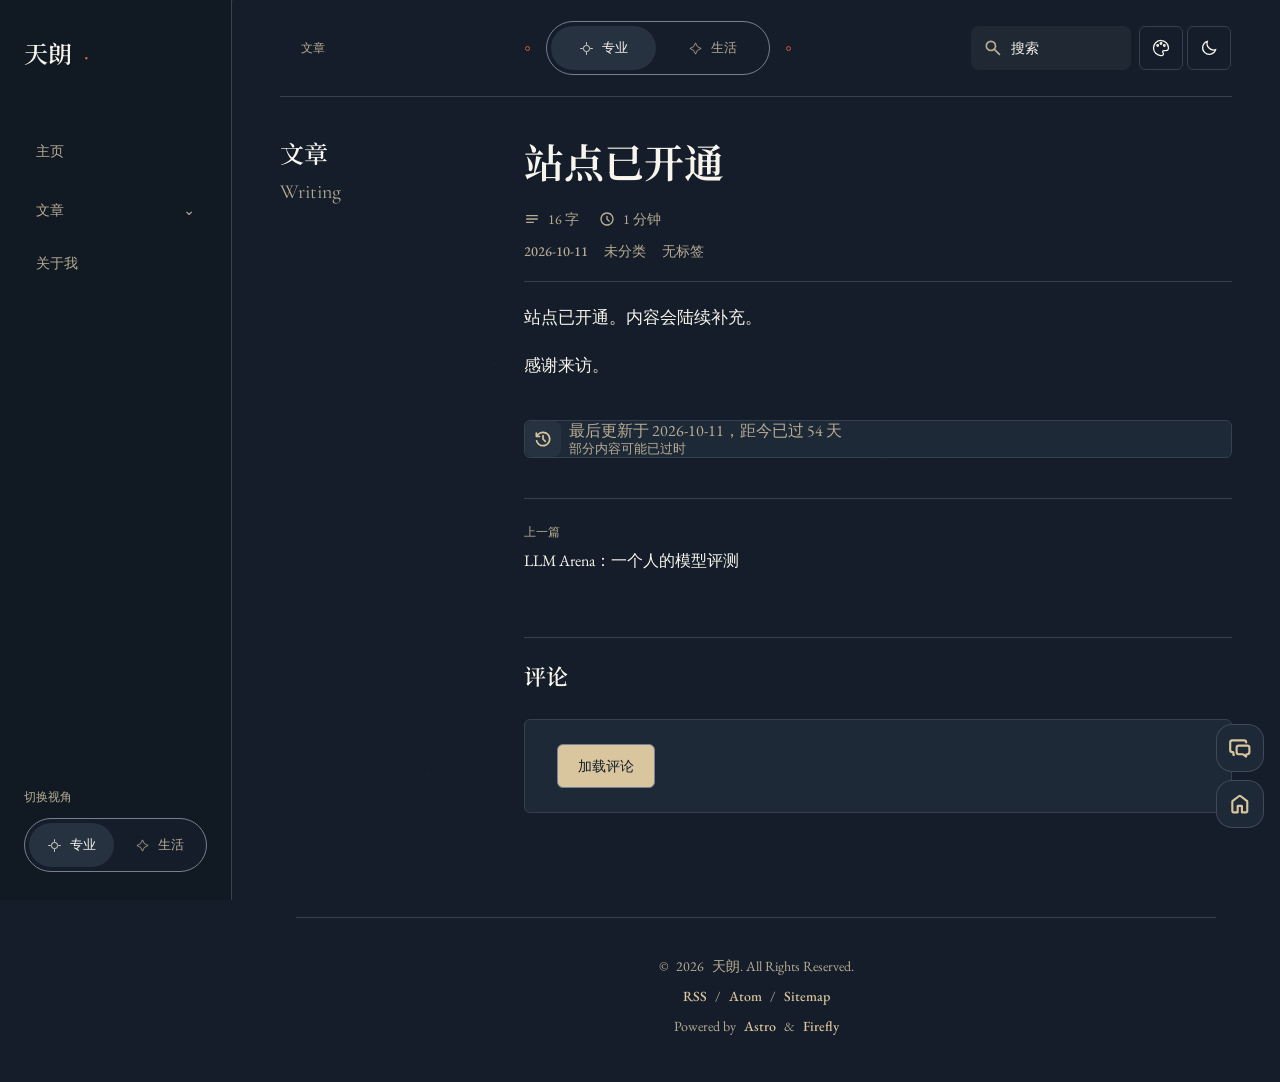
<file: posts/hello/index.html>
<!DOCTYPE html><html data-palette="fusion" data-content-mode="professional" data-reader-theme="auto" data-palette-choice="auto" lang="zh-CN" class="bg-(--page-bg) text-[14px] md:text-[16px]" data-wallpaper-mode="none" data-fullscreen-layout="classic" data-tag-style="pill" data-category-style="rectangle" style="--page-width: 100rem;--navbar-panel-blur: 12px;--banner-height-home: 65vh;--banner-height-non-home: max(45vh, 380px);--banner-height: 35vh;" data-astro-cid-ju4pidww><head><meta charset="UTF-8"><script>(()=>{const root=document.documentElement,q=new URLSearchParams(location.search),read=key=>{try{return localStorage.getItem(key)}catch(e){return null}},mode=q.get("mode")||read("reader-content-mode")||root.dataset.contentMode;root.dataset.contentMode=mode==="personal"?"personal":"professional";const theme=q.get("theme")||read("reader-theme")||read("theme")||root.dataset.readerTheme;root.dataset.readerTheme=["light","dark","system"].includes(theme)?theme:"auto";const palette=q.get("palette")||read("reader-palette")||read("palette")||root.dataset.paletteChoice;root.dataset.paletteChoice=["fusion","warm-paper","spectrum","lark","warm-lark"].includes(palette)?palette:"auto",root.dataset.palette=root.dataset.paletteChoice==="auto"?"fusion":root.dataset.paletteChoice;const dark=root.dataset.readerTheme==="auto"?root.dataset.contentMode==="professional":root.dataset.readerTheme==="system"?matchMedia("(prefers-color-scheme: dark)").matches:root.dataset.readerTheme==="dark";root.classList.toggle("dark",dark),root.dataset.mode=dark?"dark":"light"})();
</script><style>
			@layer properties, theme, base, components, utilities;
		</style><title>站点已开通 - 天朗</title><meta name="description" content="站点已开通，内容会陆续补充。"><meta name="keywords" content="博客, 个人站点"><meta name="author" content="天朗"><link rel="canonical" href="https://derivative2002.github.io/posts/hello/"><meta property="og:site_name" content="天朗"><meta property="og:locale" content="zh_CN"><meta property="og:url" content="https://derivative2002.github.io/posts/hello/"><meta property="og:title" content="站点已开通 - 天朗"><meta property="og:description" content="站点已开通，内容会陆续补充。"><meta property="og:image" content="https://derivative2002.github.io/og/hello.png"><meta property="og:image:width" content="1200"><meta property="og:image:height" content="630"><meta property="og:image:alt" content="站点已开通"><meta name="twitter:image" content="https://derivative2002.github.io/og/hello.png"><meta name="twitter:image:alt" content="站点已开通"><meta property="og:type" content="article"><meta name="twitter:card" content="summary_large_image"><meta name="twitter:url" content="https://derivative2002.github.io/posts/hello/"><meta name="twitter:title" content="站点已开通 - 天朗"><meta name="twitter:description" content="站点已开通，内容会陆续补充。"><meta name="viewport" content="width=device-width, initial-scale=1"><meta name="generator" content="Astro v7.3.2"><meta name="theme-color" content="hsl(165 90% 60%)"><link rel="icon" href="/favicon/site-180.png" sizes="180x180"><link rel="icon" href="/favicon/site-32.png" sizes="32x32"><link rel="apple-touch-icon" href="/favicon/site-180.png" type="image/png" sizes="180x180"><!-- 为特定域名的图片添加 referrerpolicy 以解决 403 问题 --><!-- 注：静态图片（ImageWrapper 组件、Markdown 正文图）已在构建期加好 referrerpolicy；
         此脚本仅作为运行时兜底，处理动态注入的图片（解密内容、第三方评论/统计部件等）。 --><!-- Set the theme before the page is rendered to avoid a flash --><script>(function(){const defaultMode="system",defaultWallpaperMode="none",darkTheme="one-dark-pro",lightTheme="one-light",fullscreenLayout="classic",LIGHT_MODE="light",DARK_MODE="dark",SYSTEM_MODE="system",readSetting=key=>{try{return localStorage.getItem(key)}catch(e){return null}},removeSetting=key=>{try{localStorage.removeItem(key)}catch(e){}},preference=document.documentElement.dataset.readerTheme||"auto",theme=preference==="auto"?document.documentElement.dataset.contentMode==="personal"?"light":"dark":preference;function getSystemTheme(){return window.matchMedia("(prefers-color-scheme: dark)").matches?DARK_MODE:LIGHT_MODE}function resolveTheme(themeValue){return themeValue===SYSTEM_MODE?getSystemTheme():themeValue}const resolvedTheme=resolveTheme(theme),isDark=resolvedTheme===DARK_MODE;document.documentElement.dataset.mode=resolvedTheme,isDark?document.documentElement.classList.add("dark"):document.documentElement.classList.remove("dark"),document.documentElement.setAttribute("data-theme",isDark?darkTheme:lightTheme);const storedCardOpacity=readSetting("overlayCardOpacity"),parsedCardOpacity=storedCardOpacity===null?NaN:Number.parseFloat(storedCardOpacity),resolvedCardOpacity=Number.isFinite(parsedCardOpacity)?Math.min(1,Math.max(0,parsedCardOpacity)):.6;document.documentElement.style.setProperty("--card-transparent-opacity",String(resolvedCardOpacity));const storedFullscreenLayout=null;removeSetting("fullscreenLayout");const resolvedFullscreenLayout=storedFullscreenLayout==="hero"||storedFullscreenLayout==="classic"?storedFullscreenLayout:fullscreenLayout;document.documentElement.setAttribute("data-fullscreen-layout",resolvedFullscreenLayout);const wallpaperMode=defaultWallpaperMode;if(document.documentElement.setAttribute("data-wallpaper-mode",wallpaperMode),!window.__fireflyLayoutTransitionGuard){window.__fireflyLayoutTransitionGuard=!0,document.documentElement.setAttribute("data-layout-init","");const removeLayoutInit=()=>document.documentElement.removeAttribute("data-layout-init");document.readyState==="complete"?requestAnimationFrame(removeLayoutInit):window.addEventListener("load",removeLayoutInit,{once:!0})}(function(){const wavesEnabled=readSetting("wavesEnabled");wavesEnabled!==null&&document.documentElement.setAttribute("data-waves-enabled",wavesEnabled)})(),(function(){const gradientEnabled=readSetting("gradientEnabled");gradientEnabled!==null&&document.documentElement.setAttribute("data-gradient-enabled",gradientEnabled)})(),(function(){const bannerTitleEnabled=readSetting("bannerTitleEnabled");bannerTitleEnabled!==null&&document.documentElement.setAttribute("data-banner-title-enabled",bannerTitleEnabled)})()})();
</script><!-- defines global css variables. This will be applied to <html> <body> and some other elements idk why --><meta property="article:published_time" content="2026-10-11T00:00:00.000Z"><meta property="article:author" content="天朗"><script type="application/ld+json">{"@context":"https://schema.org","@graph":[{"@type":"BlogPosting","headline":"站点已开通","description":"站点已开通，内容会陆续补充。","author":{"@id":"https://derivative2002.github.io/#person"},"publisher":{"@id":"https://derivative2002.github.io/#organization"},"datePublished":"2026-10-11T00:00:00.000Z","wordCount":16,"mainEntityOfPage":{"@type":"WebPage","@id":"https://derivative2002.github.io/posts/hello/"},"url":"https://derivative2002.github.io/posts/hello/","inLanguage":"zh-CN"},{"@type":"Person","@id":"https://derivative2002.github.io/#person","name":"天朗","url":"https://derivative2002.github.io/about/","image":"https://derivative2002.github.io/_astro/avatar.BNfFKwYu.webp","description":"简介待补"},{"@type":"Organization","@id":"https://derivative2002.github.io/#organization","name":"天朗","url":"https://derivative2002.github.io/","logo":{"@type":"ImageObject","url":"https://derivative2002.github.io/_astro/site-light.DlgTCT9r.png","contentUrl":"https://derivative2002.github.io/_astro/site-light.DlgTCT9r.png","width":96,"height":96}},{"@type":"BreadcrumbList","itemListElement":[{"@type":"ListItem","position":1,"name":"主页","item":"https://derivative2002.github.io/"},{"@type":"ListItem","position":2,"name":"站点已开通","item":"https://derivative2002.github.io/posts/hello/"}]}]}</script><link rel="alternate" type="application/rss+xml" title="天朗" href="https://derivative2002.github.io/rss.xml"><link rel="alternate" type="application/atom+xml" title="天朗" href="https://derivative2002.github.io/atom.xml"><!-- Font Setup (Astro Font API) --><!-- Local heading faces and system stacks are defined in styles/fonts.css. --><script type="module">document.fonts&&typeof document.fonts.ready<"u"&&document.fonts.ready.then(()=>{document.dispatchEvent(new CustomEvent("fontsLoaded"))}).catch(n=>{console.warn("Font loading failed:",n)});
</script><link rel="stylesheet" href="/_astro/markdown-extend.CV7FOiE_.css"><link rel="stylesheet" href="/_astro/_..Bs9RgYNK.css"><style>.wl-tab-wrapper{scrollbar-gutter:stable;height:145px}.wl-tabs .wl-tab:not(.active){border:solid transparent;border-width:0 1px 1px}
</style><link rel="stylesheet" href="/_astro/MainGridLayout.CMjX8gTn.css"><style>.cover-image-container[data-astro-cid-q3lybnyu]{min-height:150px}@media(width>=768px){.cover-image-container[data-astro-cid-q3lybnyu]{min-height:0}}.loading-spinner[data-astro-cid-q3lybnyu]{transition:opacity .3s ease-out}.cover-image-container[data-astro-cid-q3lybnyu][data-loading=false] .loading-spinner[data-astro-cid-q3lybnyu]{opacity:0;pointer-events:none}.cover-image-container[data-astro-cid-q3lybnyu][data-error=true] .loading-spinner[data-astro-cid-q3lybnyu]{display:none}.cover-image-container[data-astro-cid-q3lybnyu][data-error=true] .error-message[data-astro-cid-q3lybnyu]{display:flex}.cover-image-container[data-astro-cid-q3lybnyu][data-error=true] img[data-astro-cid-q3lybnyu][data-remote=true]{display:none}.spinner[data-astro-cid-q3lybnyu]{width:40px;height:40px;border:3px solid var(--line);border-top-color:var(--accent);border-radius:50%;animation:.8s linear infinite spin}@keyframes spin{to{transform:rotate(360deg)}}.cover-image-container[data-astro-cid-q3lybnyu] img[data-astro-cid-q3lybnyu]{width:100%;object-fit:cover;height:100%!important}.cover-image-container[data-astro-cid-q3lybnyu][data-natural-height]{min-height:0}.cover-image-container[data-astro-cid-q3lybnyu][data-natural-height] img[data-astro-cid-q3lybnyu]{height:auto!important}
.post-meta-tags[data-astro-cid-g5no53fi]{min-width:0;max-width:100%}.post-meta-tags[data-astro-cid-g5no53fi] .meta-icon[data-astro-cid-g5no53fi]{flex-shrink:0}.post-meta-cover[data-astro-cid-g5no53fi] .text-50[data-astro-cid-g5no53fi],.post-meta-cover[data-astro-cid-g5no53fi] .meta-divider[data-astro-cid-g5no53fi]{color:#ffffffe6!important}.post-meta-cover[data-astro-cid-g5no53fi] .meta-icon[data-astro-cid-g5no53fi]{width:1.125rem;height:1.125rem;margin-right:.375rem;background:none;color:#ffffffe6}.post-meta-cover[data-astro-cid-g5no53fi] .text-sm[data-astro-cid-g5no53fi]{font-size:.75rem;line-height:1rem}.post-meta-cover[data-astro-cid-g5no53fi] .text-xl[data-astro-cid-g5no53fi]{font-size:1rem}.post-meta-cover[data-astro-cid-g5no53fi] .post-meta-tags[data-astro-cid-g5no53fi]{min-width:0}.post-meta-cover[data-astro-cid-g5no53fi] a[data-astro-cid-g5no53fi]:hover{color:#fff!important}.post-meta-cover[data-astro-cid-g5no53fi] a[data-astro-cid-g5no53fi]:hover:before{background-color:#ffffff2e!important}.post-meta-cover[data-astro-cid-g5no53fi] a[data-astro-cid-g5no53fi]:active:before{background-color:#ffffff42!important}@media(width<=767px){.post-meta-tags[data-astro-cid-g5no53fi]{width:100%;align-items:flex-start}}
</style><link rel="stylesheet" href="/_astro/Layout.gPLbRrBm.css"><script type="module" src="/_astro/page.BpqnxC_1.js"></script></head><body class="min-h-screen" style="--page-width: 100rem;--navbar-panel-blur: 12px;--banner-height-home: 65vh;--banner-height-non-home: max(45vh, 380px);--banner-height: 35vh;" data-astro-cid-ju4pidww><!-- 首帧前按运行时壁纸模式翻转卡片透明类（布局已由 data-wallpaper-mode 属性规则接管） --><script>(function(){const wm=document.documentElement.getAttribute("data-wallpaper-mode");wm&&document.body.classList.toggle("wallpaper-transparent",wm==="overlay"||wm==="fullscreen"&&document.documentElement.getAttribute("data-fullscreen-layout")==="hero")})();
</script><div id="progress-bar" style="--page-width: 100rem;--navbar-panel-blur: 12px;--banner-height-home: 65vh;--banner-height-non-home: max(45vh, 380px);--banner-height: 35vh;" data-astro-cid-ju4pidww></div><script>(function(){(function(){var stored=localStorage.getItem("cardBorderEnabled"),border=stored!==null?stored==="true":!1;border?document.documentElement.classList.add("enable-card-border"):document.documentElement.classList.remove("enable-card-border"),stored=localStorage.getItem("cardFollowThemeEnabled");var follow=stored!==null?stored==="true":!1;follow?document.body.classList.add("card-follow-theme-hue"):document.body.classList.remove("card-follow-theme-hue")})()})();
</script><!-- 页面顶部渐变高光效果 - 只在full和semifull模式下显示 --><!-- 全局配置载体 --><div id="config-carrier" data-hue="165" data-wallpaper-mode="none"></div><script data-swup-ignore-script>(function(){const managerConfigStr='{"mode":"local","meting":{"api":"https://api.i-meto.com/meting/api?server=:server&type=:type&id=:id&r=:r","server":"netease","type":"playlist","id":"","auth":"","fallbackApis":[]},"localPlaylist":[],"volume":0.7,"playMode":"list","showLyrics":false,"i18n":{"noPlaying":"\u6682\u672A\u64AD\u653E","lyrics":"\u6B4C\u8BCD","volume":"\u97F3\u91CF","playMode":"\u5207\u6362\u64AD\u653E\u6A21\u5F0F","prev":"\u4E0A\u4E00\u9996","next":"\u4E0B\u4E00\u9996","playlist":"\u5217\u8868","noLyrics":"\u6682\u65E0\u6B4C\u8BCD","loadingLyrics":"\u6B63\u5728\u52A0\u8F7D\u6B4C\u8BCD...","failedLyrics":"\u6B4C\u8BCD\u52A0\u8F7D\u5931\u8D25","noSongs":"\u6682\u65E0\u6B4C\u66F2","error":"\u64AD\u653E\u5668\u9519\u8BEF","play":"\u64AD\u653E","pause":"\u6682\u505C","progress":"\u64AD\u653E\u8FDB\u5EA6","noCover":"\u6682\u65E0\u5C01\u9762"}}';(function(){if(window.__fireflyMusic)return;var config=JSON.parse(managerConfigStr);function formatTime(seconds){if(!seconds||isNaN(seconds))return"0:00";var min=Math.floor(seconds/60),sec=Math.floor(seconds%60);return min+":"+(sec<10?"0":"")+sec}function parseLRC(lrc){if(!lrc)return[];var lines=lrc.split(`
`),result=[],timeReg=/\[(\d{2}):(\d{2})\.(\d{2,3})\]/g;return lines.forEach(function(line){var matches=Array.from(line.matchAll(timeReg));if(matches.length>0){var text=line.replace(timeReg,"").trim();text&&matches.forEach(function(match){var m=parseInt(match[1]),s=parseInt(match[2]),ms=parseInt(match[3]),time=m*60+s+ms/(match[3].length===3?1e3:100);result.push({time,text})})}}),result.sort(function(a,b){return a.time-b.time})}var audio=document.createElement("audio");audio.crossOrigin="anonymous",audio.style.display="none",audio.preload="none",document.body.appendChild(audio),audio.pause();var loadVersion=0,state={playlist:[],currentIndex:0,isPlaying:!1,playMode:0,volume:localStorage.getItem("music-player-volume")!==null?parseFloat(localStorage.getItem("music-player-volume")):config.volume||.7,isMuted:!1,lyrics:[],currentLrcIndex:-1,initialized:!1,initializing:!1,error:null};config.playMode==="random"?state.playMode=2:config.playMode==="one"?state.playMode=1:state.playMode=0;function emit(name,detail){window.dispatchEvent(new CustomEvent(name,{detail:detail||{}}))}async function fetchMetingData(){if(config.meting){for(var m=config.meting,apis=[m.api].concat(m.fallbackApis||[]),i=0;i<apis.length;i++){var baseApi=apis[i];if(baseApi)try{var fetchUrl=baseApi.replace(":server",m.server).replace(":type",m.type).replace(":id",m.id).replace(":r",Math.random());m.auth&&(fetchUrl+="&auth="+m.auth);var res=await fetch(fetchUrl);if(!res.ok)throw new Error("HTTP "+res.status);var data=await res.json();if(Array.isArray(data)&&data.length>0){state.playlist=data.map(function(item){return{name:item.title||item.name||"Unknown",artist:item.author||item.artist||"Unknown",url:item.url,pic:item.pic||item.cover||"",lrc:item.lrc}});return}}catch(e){console.warn("Meting API failed for "+baseApi,e)}}throw new Error("All Meting APIs failed")}}function loadLyrics(track){if(state.lyrics=[],state.currentLrcIndex=-1,!track.lrc){emit("fm:lyrics",{lyrics:[],status:"none"});return}var isLrcUrl=/^(https?:)?\/\//.test(track.lrc)||track.lrc.startsWith("/")||/\.(lrc|txt)(\?|#|$)/i.test(track.lrc);isLrcUrl?(emit("fm:lyrics",{lyrics:[],status:"loading"}),fetch(track.lrc).then(function(r){return r.text()}).then(function(text){state.lyrics=parseLRC(text),emit("fm:lyrics",{lyrics:state.lyrics,status:"loaded"})}).catch(function(){state.lyrics=[],emit("fm:lyrics",{lyrics:[],status:"failed"})})):(state.lyrics=parseLRC(track.lrc),emit("fm:lyrics",{lyrics:state.lyrics,status:state.lyrics.length>0?"loaded":"none"}))}var currentTrackUrls=[],currentTrackUrlIndex=0,errorSkipTimeout=null;function tryPlayCurrentTrackUrl(autoPlay,ver){if(ver===loadVersion){var playUrl=currentTrackUrls[currentTrackUrlIndex];audio.src=playUrl,autoPlay?audio.play().then(function(){ver===loadVersion&&(state.isPlaying=!0,state.error=null,emit("fm:play-state",{isPlaying:!0}))}).catch(function(e){ver===loadVersion&&e.name!=="AbortError"&&console.warn("Autoplay blocked:",e)}):(state.isPlaying=!1,emit("fm:play-state",{isPlaying:!1}))}}function loadTrack(index,autoPlay){if(!(index<0||index>=state.playlist.length)){state.currentIndex=index;var track=state.playlist[index],ver=++loadVersion;errorSkipTimeout&&(clearTimeout(errorSkipTimeout),errorSkipTimeout=null),currentTrackUrls=[track.url],currentTrackUrlIndex=0;var matchId=track.url.match(/[?&]id=([^&]+)/),matchServer=track.url.match(/[?&]server=([^&]+)/);matchId&&matchServer&&config.meting&&config.meting.fallbackApis&&config.meting.fallbackApis.forEach(function(fallback){var fallbackUrl=fallback.replace(":server",matchServer[1]).replace(":type","url").replace(":id",matchId[1]);currentTrackUrls.indexOf(fallbackUrl)===-1&&currentTrackUrls.push(fallbackUrl)}),loadLyrics(track),emit("fm:track",{index,track,autoPlay:!!autoPlay}),tryPlayCurrentTrackUrl(autoPlay,ver)}}function togglePlay(){audio.paused?audio.play().then(function(){state.isPlaying=!0,emit("fm:play-state",{isPlaying:!0})}).catch(function(e){e.name!=="AbortError"&&console.warn("Playback failed:",e)}):(audio.pause(),state.isPlaying=!1,emit("fm:play-state",{isPlaying:!1}))}function playNext(auto){if(state.playMode===1&&auto){audio.currentTime=0,audio.play();return}var nextIndex;state.playMode===2?nextIndex=Math.floor(Math.random()*state.playlist.length):nextIndex=(state.currentIndex+1)%state.playlist.length,loadTrack(nextIndex,!0)}function playPrev(){var prevIndex;state.playMode===2?prevIndex=Math.floor(Math.random()*state.playlist.length):prevIndex=(state.currentIndex-1+state.playlist.length)%state.playlist.length,loadTrack(prevIndex,!0)}function setPlayMode(mode){state.playMode=mode,emit("fm:mode",{playMode:mode})}function cyclePlayMode(){setPlayMode((state.playMode+1)%3)}function setVolume(val){val=Math.max(0,Math.min(1,val)),state.volume=val,state.isMuted=!1,audio.volume=val,audio.muted=!1,localStorage.setItem("music-player-volume",val.toString()),emit("fm:volume",{volume:val,isMuted:!1})}function toggleMute(){state.isMuted=!state.isMuted,audio.muted=state.isMuted,emit("fm:volume",{volume:state.volume,isMuted:state.isMuted})}function seek(percent){audio.duration&&(audio.currentTime=Math.max(0,Math.min(1,percent))*audio.duration)}function seekToTime(time){audio.duration&&(audio.currentTime=Math.max(0,Math.min(time,audio.duration)))}function playTrackByIndex(index){index===state.currentIndex&&!audio.paused?togglePlay():loadTrack(index,!0)}audio.addEventListener("timeupdate",function(){if(!isNaN(audio.duration)){var ct=audio.currentTime,dur=audio.duration,pct=ct/dur*100;if(emit("fm:time",{currentTime:ct,duration:dur,progress:pct,currentTimeStr:formatTime(ct),durationStr:formatTime(dur)}),state.lyrics.length>0){for(var idx=-1,i=0;i<state.lyrics.length&&ct>=state.lyrics[i].time;i++)idx=i;idx!==state.currentLrcIndex&&(state.currentLrcIndex=idx,emit("fm:lrc-index",{index:idx}))}}}),audio.addEventListener("ended",function(){playNext(!0)}),audio.addEventListener("error",function(){var ver=loadVersion;currentTrackUrlIndex<currentTrackUrls.length-1?(currentTrackUrlIndex++,console.warn("Playback failed, trying fallback URL: "+currentTrackUrls[currentTrackUrlIndex]),tryPlayCurrentTrackUrl(!0,ver)):(state.error="Audio playback error",emit("fm:error",{message:"\u64AD\u653E\u5931\u8D25\uFF0C\u5373\u5C06\u81EA\u52A8\u8DF3\u8FC7..."}),errorSkipTimeout&&clearTimeout(errorSkipTimeout),errorSkipTimeout=setTimeout(function(){ver===loadVersion&&playNext(!0)},2e3))});async function init(){if(!(state.initialized||state.initializing)){state.initializing=!0;try{if(config.mode==="meting"&&config.meting?await fetchMetingData():config.mode==="local"&&(state.playlist=config.localPlaylist||[]),state.playlist.length>0){audio.volume=state.volume;var startIndex=0;state.playMode===2&&(startIndex=Math.floor(Math.random()*state.playlist.length)),state.initialized=!0,emit("fm:init",{playlist:state.playlist,playMode:state.playMode,volume:state.volume,isMuted:state.isMuted}),loadTrack(startIndex,!1)}else state.initialized=!0,emit("fm:init",{playlist:[],playMode:state.playMode,volume:state.volume,isMuted:state.isMuted}),emit("fm:error",{message:config.i18n.noSongs})}catch(e){console.error("Music Manager init error:",e),state.initialized=!0,emit("fm:init",{playlist:[],playMode:state.playMode,volume:state.volume,isMuted:state.isMuted}),emit("fm:error",{message:config.i18n.error})}finally{state.initializing=!1}}}window.__fireflyMusic={init,getState:function(){var track=state.playlist[state.currentIndex]||null;return{playlist:state.playlist,currentIndex:state.currentIndex,track,isPlaying:state.isPlaying,playMode:state.playMode,volume:state.volume,isMuted:state.isMuted,currentTime:audio.currentTime,duration:audio.duration||0,progress:audio.duration?audio.currentTime/audio.duration*100:0,currentTimeStr:formatTime(audio.currentTime),durationStr:formatTime(audio.duration),lyrics:state.lyrics,currentLrcIndex:state.currentLrcIndex,initialized:state.initialized,error:state.error,config}},togglePlay,playNext:function(){playNext(!1)},playPrev,cyclePlayMode,setVolume,toggleMute,seek,seekToTime,playTrackByIndex,loadTrack}})()})();
</script><div class="reading-texture" aria-hidden="true"><span class="reading-grain larger" style="left:0%;top:0%"></span><span class="reading-grain" style="left:61.803398875%;top:37.231%"></span><span class="reading-grain" style="left:23.60679775%;top:74.462%"></span><span class="reading-grain" style="left:85.410196625%;top:11.693000000000012%"></span><span class="reading-grain" style="left:47.2135955%;top:48.92400000000001%"></span><span class="reading-grain" style="left:9.016994374999967%;top:86.155%"></span><span class="reading-grain" style="left:70.82039325%;top:23.386000000000024%"></span><span class="reading-grain" style="left:32.62379212500002%;top:60.61700000000002%"></span><span class="reading-grain" style="left:94.427191%;top:97.84800000000001%"></span><span class="reading-grain larger" style="left:56.230589874999964%;top:35.07900000000001%"></span><span class="reading-grain" style="left:18.033988749999935%;top:72.31%"></span><span class="reading-grain" style="left:79.83738762500002%;top:9.540999999999997%"></span><span class="reading-grain" style="left:41.64078649999999%;top:46.77200000000005%"></span><span class="reading-grain" style="left:3.444185374999961%;top:84.00300000000004%"></span><span class="reading-grain" style="left:65.24758425000005%;top:21.234000000000037%"></span><span class="reading-grain" style="left:27.050983125000016%;top:58.46500000000003%"></span><span class="reading-grain" style="left:88.85438199999999%;top:95.69600000000003%"></span><span class="reading-grain" style="left:50.65778087500007%;top:32.92700000000002%"></span><span class="reading-grain larger" style="left:12.461179749999928%;top:70.15800000000002%"></span><span class="reading-grain" style="left:74.26457862500001%;top:7.38900000000001%"></span><span class="reading-grain" style="left:36.06797749999987%;top:44.620000000000005%"></span><span class="reading-grain" style="left:97.87137637499995%;top:81.851%"></span><span class="reading-grain" style="left:59.67477525000004%;top:19.081999999999994%"></span><span class="reading-grain" style="left:21.478174124999896%;top:56.31299999999999%"></span><span class="reading-grain" style="left:83.28157299999998%;top:93.5440000000001%"></span><span class="reading-grain" style="left:45.084971875000065%;top:30.77500000000009%"></span><span class="reading-grain" style="left:6.888370749999922%;top:68.00600000000009%"></span><span class="reading-grain larger" style="left:68.691769625%;top:5.23700000000008%"></span><span class="reading-grain" style="left:30.49516850000009%;top:42.468000000000075%"></span><span class="reading-grain" style="left:92.29856737499995%;top:79.69900000000007%"></span><span class="reading-grain" style="left:54.10196625000003%;top:16.930000000000064%"></span><span class="reading-grain" style="left:15.90536512499989%;top:54.16100000000006%"></span><span class="reading-grain" style="left:77.70876399999997%;top:91.39200000000005%"></span><span class="reading-grain" style="left:39.51216287500006%;top:28.623000000000047%"></span><span class="reading-grain" style="left:1.3155617500001426%;top:65.85400000000004%"></span><span class="reading-grain" style="left:63.118960625%;top:3.0850000000000364%"></span><span class="reading-grain larger" style="left:24.922359499999857%;top:40.31600000000003%"></span><span class="reading-grain" style="left:86.72575837500017%;top:77.54700000000003%"></span><span class="reading-grain" style="left:48.529157250000026%;top:14.77800000000002%"></span><span class="reading-grain" style="left:10.332556124999883%;top:52.009000000000015%"></span><span class="reading-grain" style="left:72.13595499999974%;top:89.24000000000001%"></span><span class="reading-grain" style="left:33.93935387500005%;top:26.471000000000004%"></span><span class="reading-grain" style="left:95.74275274999991%;top:63.702%"></span><span class="reading-grain" style="left:57.546151624999766%;top:0.9329999999999927%"></span><span class="reading-grain" style="left:19.349550500000078%;top:38.16399999999999%"></span><span class="reading-grain larger" style="left:81.15294937499993%;top:75.39499999999998%"></span><span class="reading-grain" style="left:42.95634824999979%;top:12.625999999999976%"></span><span class="reading-grain" style="left:4.7597471250001036%;top:49.85699999999997%"></span><span class="reading-grain" style="left:66.56314599999996%;top:87.08800000000019%"></span><span class="reading-grain" style="left:28.366544874999818%;top:24.319000000000187%"></span><span class="reading-grain" style="left:90.16994375000013%;top:61.55000000000018%"></span><span class="reading-grain" style="left:51.97334262499999%;top:98.78100000000018%"></span><span class="reading-grain" style="left:13.776741499999844%;top:36.01200000000017%"></span><span class="reading-grain" style="left:75.58014037500016%;top:73.24300000000017%"></span><span class="reading-grain larger" style="left:37.38353925000001%;top:10.47400000000016%"></span><span class="reading-grain" style="left:99.18693812499987%;top:47.705000000000155%"></span><span class="reading-grain" style="left:60.99033700000018%;top:84.93600000000015%"></span><span class="reading-grain" style="left:22.79373587500004%;top:22.166999999999916%"></span><span class="reading-grain" style="left:84.5971347499999%;top:59.39800000000014%"></span><span class="reading-grain" style="left:46.40053362499975%;top:96.6289999999999%"></span><span class="reading-grain" style="left:8.203932500000064%;top:33.86000000000013%"></span><span class="reading-grain" style="left:70.00733137499992%;top:71.0909999999999%"></span><span class="reading-grain" style="left:31.81073024999978%;top:8.322000000000116%"></span><span class="reading-grain larger" style="left:93.61412912500009%;top:45.552999999999884%"></span><span class="reading-grain" style="left:55.41752799999995%;top:82.7840000000001%"></span><span class="reading-grain" style="left:17.220926874999805%;top:20.015000000000327%"></span><span class="reading-grain" style="left:79.02432575000012%;top:57.246000000000095%"></span><span class="reading-grain" style="left:40.82772462499997%;top:94.47700000000032%"></span><span class="reading-grain" style="left:2.6311235000002853%;top:31.708000000000084%"></span><span class="reading-grain" style="left:64.43452237499969%;top:68.9390000000003%"></span><span class="reading-grain" style="left:26.23792125%;top:6.170000000000073%"></span><span class="reading-grain" style="left:88.04132012500031%;top:43.401000000000295%"></span><span class="reading-grain larger" style="left:49.844718999999714%;top:80.63200000000006%"></span><span class="reading-grain" style="left:11.648117875000025%;top:17.863000000000284%"></span><span class="reading-grain" style="left:73.45151675000034%;top:55.09400000000005%"></span><span class="reading-grain" style="left:35.25491562499974%;top:92.32500000000027%"></span><span class="reading-grain" style="left:97.05831450000005%;top:29.55600000000004%"></span><span class="reading-grain" style="left:58.86171337500036%;top:66.78700000000026%"></span><span class="reading-grain" style="left:20.665112249999765%;top:4.018000000000029%"></span><span class="reading-grain" style="left:82.46851112500008%;top:41.24900000000025%"></span><span class="reading-grain" style="left:44.27190999999948%;top:78.48000000000002%"></span><span class="reading-grain larger" style="left:6.075308874999791%;top:15.71100000000024%"></span><span class="reading-grain" style="left:67.8787077500001%;top:52.94200000000001%"></span><span class="reading-grain" style="left:29.682106624999506%;top:90.17300000000023%"></span><span class="reading-grain" style="left:91.48550549999982%;top:27.403999999999996%"></span><span class="reading-grain" style="left:53.28890437500013%;top:64.63500000000022%"></span><span class="reading-grain" style="left:15.092303249999532%;top:1.8659999999999854%"></span><span class="reading-grain" style="left:76.89570212499984%;top:39.09700000000021%"></span><span class="reading-grain" style="left:38.699101000000155%;top:76.32799999999997%"></span><span class="reading-grain" style="left:0.5024998749995575%;top:13.559000000000196%"></span><span class="reading-grain larger" style="left:62.30589874999987%;top:50.789999999999964%"></span><span class="reading-grain" style="left:24.10929762500018%;top:88.02100000000019%"></span><span class="reading-grain" style="left:85.91269649999958%;top:25.251999999999953%"></span><span class="reading-grain" style="left:47.716095374999895%;top:62.483000000000175%"></span><span class="reading-grain" style="left:9.519494250000207%;top:99.71399999999994%"></span><span class="reading-grain" style="left:71.32289312499961%;top:36.945000000000164%"></span><span class="reading-grain" style="left:33.12629199999992%;top:74.17600000000039%"></span><span class="reading-grain" style="left:94.92969087500023%;top:11.407000000000153%"></span><span class="reading-grain" style="left:56.733089749999635%;top:48.638000000000375%"></span><span class="reading-grain larger" style="left:18.536488624999947%;top:85.86900000000014%"></span><span class="reading-grain" style="left:80.33988750000026%;top:23.100000000000364%"></span><span class="reading-grain" style="left:42.14328637499966%;top:60.33100000000013%"></span><span class="reading-grain" style="left:3.946685249999973%;top:97.56200000000035%"></span><span class="reading-grain" style="left:65.75008412500028%;top:34.79300000000012%"></span><span class="reading-grain" style="left:27.553482999999687%;top:72.02400000000034%"></span><span class="reading-grain" style="left:89.356881875%;top:9.25500000000011%"></span><span class="reading-grain" style="left:51.16028075000031%;top:46.48600000000033%"></span><span class="reading-grain" style="left:12.963679624999713%;top:83.7170000000001%"></span><span class="reading-grain larger" style="left:74.76707850000003%;top:20.94800000000032%"></span><span class="reading-grain" style="left:36.57047737500034%;top:58.17900000000009%"></span></div><aside class="redesign-sidebar" aria-label="站点导航"><a class="redesign-brand" href="/">天朗<span aria-hidden="true">·</span></a><nav class="redesign-nav"><a href="/">主页</a><details><summary>文章<span aria-hidden="true">⌄</span></summary><div><a href="/archive/">归档</a><a href="/categories/">分类</a><a href="/tags/">标签</a><a href="/series/">系列</a></div></details><a href="/about/">关于我</a></nav><div class="redesign-sidebar-bottom"><p>切换视角</p><div class="content-mode-switch" role="group" aria-label="内容模式"><button type="button" data-content-mode-target="professional" aria-pressed="true"><svg viewBox="0 0 24 24" aria-hidden="true"><circle cx="12" cy="12" r="5"></circle><path d="M12 2v4M12 18v4M2 12h4M18 12h4"></path></svg><span>专业</span></button><button type="button" data-content-mode-target="personal" aria-pressed="false"><svg viewBox="0 0 24 24" aria-hidden="true"><path d="m12 3 3 6 6 3-6 3-3 6-3-6-6-3 6-3Z"></path></svg><span>生活</span></button></div></div></aside><!-- 导航栏外壳（从 MainGridLayout.astro 迁出） --><div id="top-row" class="z-50 pointer-events-none relative transition-all duration-700 mx-auto w-full xl:w-[92vw] max-w-(--page-width) px-0 md:px-4"><div id="navbar-wrapper" class="pointer-events-auto transition-all sticky top-0"><div id="navbar" class="z-50" style="--navbar-glass-blur: 0px;" data-transparent-mode="semi" data-is-home="false" data-full-width="false"><script>(function(){const bannerTMode="semi",fsTMode="semifull";(function(){const wm=document.documentElement.getAttribute("data-wallpaper-mode"),navbar=document.getElementById("navbar");if(!wm||!navbar)return;const isHome=navbar.getAttribute("data-is-home")==="true";let mode,blur;wm==="fullscreen"?(mode=fsTMode==="semifull"&&isHome?"semifull":"semi",blur=12):wm==="banner"?(mode=bannerTMode==="semifull"&&!isHome?"semi":bannerTMode,blur=mode==="none"?0:12):(mode="none",blur=0),navbar.setAttribute("data-transparent-mode",mode),navbar.style.setProperty("--navbar-glass-blur",`${blur}px`)})()})();
</script><div class="overflow-visible! h-18 px-4"><div class="mx-auto h-full w-full max-w-(--page-width) grid grid-cols-[auto_minmax(0,1fr)_auto] items-center"><a href="/" class="btn-plain scale-animation rounded-lg h-13 px-3 md:px-5 font-bold active:scale-95"><div class="flex flex-row items-center text-md dark:text-white text-black" style="font-family: var(--font-navbar-title, inherit)"><picture><source srcset="/_astro/site-light.DlgTCT9r_ZU1KxS.webp 28w, /_astro/site-light.DlgTCT9r_Z1kIve4.webp 56w" type="image/webp"><img src="/_astro/site-light.DlgTCT9r_ZhSDHx.webp" srcset="/_astro/site-light.DlgTCT9r_ZU1KxS.webp 28w, /_astro/site-light.DlgTCT9r_Z1kIve4.webp 56w" alt="天朗" data-logo-theme="light" loading="eager" fetchpriority="high" decoding="async" width="96" height="96" class="navbar-logo h-7 w-7 mb-1 mr-2 object-contain dark:hidden"></picture><picture><source srcset="/_astro/site-dark.BhGWqPP__Z25Ojub.webp 28w, /_astro/site-dark.BhGWqPP__rjhTP.webp 56w" type="image/webp"><img src="/_astro/site-dark.BhGWqPP__rmK7D.webp" srcset="/_astro/site-dark.BhGWqPP__Z25Ojub.webp 28w, /_astro/site-dark.BhGWqPP__rjhTP.webp 56w" alt="天朗" data-logo-theme="dark" loading="eager" fetchpriority="high" decoding="async" width="96" height="96" class="navbar-logo h-7 w-7 mb-1 mr-2 object-contain hidden dark:block"></picture><span class="redesign-location" data-navbar-location>天朗</span><span class="redesign-mobile-brand">天朗</span></div></a><div class="redesign-top-mode"><i aria-hidden="true"></i><div class="content-mode-switch" role="group" aria-label="内容模式"><button type="button" data-content-mode-target="professional" aria-pressed="true"><svg viewBox="0 0 24 24" aria-hidden="true"><circle cx="12" cy="12" r="5"></circle><path d="M12 2v4M12 18v4M2 12h4M18 12h4"></path></svg><span>专业</span></button><button type="button" data-content-mode-target="personal" aria-pressed="false"><svg viewBox="0 0 24 24" aria-hidden="true"><path d="m12 3 3 6 6 3-6 3-3 6-3-6-6-3 6-3Z"></path></svg><span>生活</span></button></div><i aria-hidden="true"></i></div><div class="flex col-start-3 justify-self-end"><!--<SearchPanel client:load>--><style>astro-island,astro-slot,astro-static-slot{display:contents}</style><script>(()=>{var e=async t=>{await(await t())()};(self.Astro||(self.Astro={})).load=e,window.dispatchEvent(new Event("astro:load"))})();
</script><script>(()=>{var g=Object.defineProperty,w=(a,s,c)=>s in a?g(a,s,{enumerable:!0,configurable:!0,writable:!0,value:c}):a[s]=c,l=(a,s,c)=>w(a,typeof s!="symbol"?s+"":s,c),E=new Set(["__proto__","constructor","prototype"]);{let a={0:t=>y(t),1:t=>c(t),2:t=>new RegExp(t),3:t=>new Date(t),4:t=>new Map(c(t)),5:t=>new Set(c(t)),6:t=>BigInt(t),7:t=>new URL(t),8:t=>new Uint8Array(t),9:t=>new Uint16Array(t),10:t=>new Uint32Array(t),11:t=>Number.POSITIVE_INFINITY*t},s=t=>{let[p,e]=t;return p in a?a[p](e):void 0},c=t=>t.map(s),y=t=>typeof t!="object"||t===null?t:Object.fromEntries(Object.entries(t).map(([p,e])=>[p,s(e)]));class f extends HTMLElement{constructor(){super(...arguments),l(this,"Component"),l(this,"hydrator"),l(this,"hydrate",async()=>{var b;if(!this.hydrator||!this.isConnected)return;let e=(b=this.parentElement)==null?void 0:b.closest("astro-island[ssr]");if(e){e.addEventListener("astro:hydrate",this.hydrate,{once:!0});return}let r=this.querySelectorAll("astro-slot"),n={},d=this.querySelectorAll("template[data-astro-template]");for(let o of d){let i=o.closest(this.tagName);i!=null&&i.isSameNode(this)&&(n[o.getAttribute("data-astro-template")||"default"]=o.innerHTML,o.remove())}for(let o of r){let i=o.closest(this.tagName);i!=null&&i.isSameNode(this)&&(n[o.getAttribute("name")||"default"]=o.innerHTML)}let u;try{u=this.hasAttribute("props")?y(JSON.parse(this.getAttribute("props"))):{}}catch(o){let i=this.getAttribute("component-url")||"<unknown>",v=this.getAttribute("component-export");throw v&&(i+=` (export ${v})`),console.error(`[hydrate] Error parsing props for component ${i}`,this.getAttribute("props"),o),o}let h;await this.hydrator(this)(this.Component,u,n,{client:this.getAttribute("client")}),this.removeAttribute("ssr"),this.dispatchEvent(new CustomEvent("astro:hydrate"))}),l(this,"unmount",()=>{this.isConnected||this.dispatchEvent(new CustomEvent("astro:unmount"))})}disconnectedCallback(){document.removeEventListener("astro:after-swap",this.unmount),document.addEventListener("astro:after-swap",this.unmount,{once:!0})}connectedCallback(){if(!this.hasAttribute("await-children")||document.readyState==="interactive"||document.readyState==="complete")this.childrenConnectedCallback();else{let e=()=>{document.removeEventListener("DOMContentLoaded",e),r.disconnect(),this.childrenConnectedCallback()},r=new MutationObserver(()=>{var n;((n=this.lastChild)==null?void 0:n.nodeType)===Node.COMMENT_NODE&&this.lastChild.nodeValue==="astro:end"&&(this.lastChild.remove(),e())});r.observe(this,{childList:!0}),document.addEventListener("DOMContentLoaded",e)}}async childrenConnectedCallback(){let e=this.getAttribute("before-hydration-url");e&&await import(e),this.start()}getRetryImportUrl(e){let r=new URL(e,document.baseURI);return r.searchParams.set("astro-retry",Date.now().toString()),r.toString()}async importWithRetry(e){try{return await import(e)}catch(r){return await new Promise(n=>setTimeout(n,1e3)),import(this.getRetryImportUrl(e))}}handleHydrationError(e){let r=this.getAttribute("component-url"),n=new CustomEvent("astro:hydration-error",{cancelable:!0,bubbles:!0,composed:!0,detail:{error:e,componentUrl:r}});this.dispatchEvent(n)&&console.error(`[astro-island] Error hydrating ${r}`,e)}async start(){let e=JSON.parse(this.getAttribute("opts")),r=this.getAttribute("client");if(Astro[r]===void 0){window.addEventListener(`astro:${r}`,()=>this.start(),{once:!0});return}try{await Astro[r](async()=>{let n=this.getAttribute("renderer-url");try{let[d,{default:u}]=await Promise.all([this.importWithRetry(this.getAttribute("component-url")),n?this.importWithRetry(n):Promise.resolve({default:()=>()=>{}})]),h=this.getAttribute("component-export")||"default";if(h.includes(".")){this.Component=d;for(let m of h.split(".")){if(E.has(m)||!this.Component||typeof this.Component!="object"&&typeof this.Component!="function"||!Object.hasOwn(this.Component,m))throw new Error(`Invalid component export path: ${h}`);this.Component=this.Component[m]}}else{if(E.has(h))throw new Error(`Invalid component export path: ${h}`);this.Component=d[h]}return this.hydrator=u,this.hydrate}catch(d){return this.handleHydrationError(d),()=>{}}},e,this)}catch(n){this.handleHydrationError(n)}}attributeChangedCallback(){this.hydrate()}}l(f,"observedAttributes",["props"]),customElements.get("astro-island")||customElements.define("astro-island",f)}})();
</script><astro-island uid="Z1Ufrb1" component-url="/_astro/Search.Bp0MaZjL.js" component-export="default" renderer-url="/_astro/client.svelte.BG3JpSQe.js" props="{}" ssr client="load" opts="{&quot;name&quot;:&quot;Search&quot;,&quot;value&quot;:true}" await-children><!--[--><div id="search-bar" class="hidden lg:flex transition-all items-center h-11 mr-2 rounded-lg bg-black/4 hover:bg-black/6 focus-within:bg-black/6 dark:bg-white/5 dark:hover:bg-white/10 dark:focus-within:bg-white/10"><!--[0--><!--[0--><!--[0--><svg xmlns="http://www.w3.org/2000/svg" aria-hidden="true" role="img" class="inline-icon inline-flex items-center justify-center absolute text-[1.25rem] pointer-events-none ml-3 transition my-auto text-black/30 dark:text-white/30" width="1em" height="1em" viewBox="0 0 24 24"><!----><path fill="currentColor" d="m19.6 21l-6.3-6.3q-.75.6-1.725.95T9.5 16q-2.725 0-4.612-1.888T3 9.5t1.888-4.612T9.5 3t4.613 1.888T16 9.5q0 1.1-.35 2.075T14.7 13.3l6.3 6.3zM9.5 14q1.875 0 3.188-1.312T14 9.5t-1.312-3.187T9.5 5T6.313 6.313T5 9.5t1.313 3.188T9.5 14"/><!----></svg><!--]--><!--]--><!--]--><!----> <input id="search-input-desktop" placeholder="搜索" value="" aria-controls="search-panel" data-floating-panel-no-expanded="" class="transition-all pl-10 text-sm bg-transparent outline-0 h-full w-40 active:w-60 focus:w-60 text-black/50 dark:text-white/50 svelte-1n2o1uz"/></div> <button aria-label="Search Panel" aria-controls="search-panel" aria-expanded="false" id="search-switch" class="btn-plain scale-animation lg:hidden! rounded-lg w-11 h-11 active:scale-90"><!--[0--><!--[0--><!--[0--><svg xmlns="http://www.w3.org/2000/svg" aria-hidden="true" role="img" class="inline-icon inline-flex items-center justify-center text-[1.25rem]" width="1em" height="1em" viewBox="0 0 24 24"><!----><path fill="currentColor" d="m19.6 21l-6.3-6.3q-.75.6-1.725.95T9.5 16q-2.725 0-4.612-1.888T3 9.5t1.888-4.612T9.5 3t4.613 1.888T16 9.5q0 1.1-.35 2.075T14.7 13.3l6.3 6.3zM9.5 14q1.875 0 3.188-1.312T14 9.5t-1.312-3.187T9.5 5T6.313 6.313T5 9.5t1.313 3.188T9.5 14"/><!----></svg><!--]--><!--]--><!--]--><!----></button> <div id="search-panel" class="float-panel float-panel-closed search-panel absolute md:w-120 top-20 left-4 md:left-[unset] right-4 shadow-2xl rounded-2xl p-2 svelte-1n2o1uz" data-floating-panel="" data-floating-panel-trigger="search-switch search-input-desktop" inert="" aria-hidden="true"><div id="search-bar-inside" class="flex relative lg:hidden transition-all items-center h-11 rounded-xl bg-black/4 hover:bg-black/6 focus-within:bg-black/6 dark:bg-white/5 dark:hover:bg-white/10 dark:focus-within:bg-white/10"><!--[0--><!--[0--><!--[0--><svg xmlns="http://www.w3.org/2000/svg" aria-hidden="true" role="img" class="inline-icon inline-flex items-center justify-center absolute text-[1.25rem] pointer-events-none ml-3 transition my-auto text-black/30 dark:text-white/30" width="1em" height="1em" viewBox="0 0 24 24"><!----><path fill="currentColor" d="m19.6 21l-6.3-6.3q-.75.6-1.725.95T9.5 16q-2.725 0-4.612-1.888T3 9.5t1.888-4.612T9.5 3t4.613 1.888T16 9.5q0 1.1-.35 2.075T14.7 13.3l6.3 6.3zM9.5 14q1.875 0 3.188-1.312T14 9.5t-1.312-3.187T9.5 5T6.313 6.313T5 9.5t1.313 3.188T9.5 14"/><!----></svg><!--]--><!--]--><!--]--><!----> <input placeholder="搜索" value="" class="pl-10 absolute inset-0 text-sm bg-transparent outline-0 focus:w-60 text-black/50 dark:text-white/50 svelte-1n2o1uz"/></div> <!--[2--><div class="transition first-of-type:mt-2 lg:first-of-type:mt-0 block rounded-xl text-lg px-3 py-2 text-50">找不到相关结果。</div><!--]--></div><!--]--><!--astro:end--></astro-island><div class="appearance-controls"><div class="appearance-setting" data-appearance="palette"><button type="button" class="appearance-trigger" id="appearance-palette" aria-label="配色" title="配色" aria-haspopup="menu" aria-controls="appearance-palette-menu" aria-expanded="false"><svg viewBox="0 0 24 24" aria-hidden="true"><path d="M12 3a9 9 0 1 0 0 18h1a2 2 0 0 0 1.2-3.6c-.8-.8-.2-2.4 1.4-2.4H18a3 3 0 0 0 3-3 9 9 0 0 0-9-9Z"></path><circle cx="8" cy="9" r="1"></circle><circle cx="12" cy="6.5" r="1"></circle><circle cx="16" cy="9" r="1"></circle></svg></button><div class="appearance-menu" id="appearance-palette-menu" role="menu" aria-label="配色" hidden><button type="button" role="menuitemradio" data-value="auto" aria-checked="false" tabindex="-1"><span>随模式</span><svg class="appearance-check" viewBox="0 0 24 24" aria-hidden="true"><path d="m5 12 4 4L19 6"></path></svg></button><button type="button" role="menuitemradio" data-value="fusion" aria-checked="false" tabindex="-1"><span>融合</span><svg class="appearance-check" viewBox="0 0 24 24" aria-hidden="true"><path d="m5 12 4 4L19 6"></path></svg></button><button type="button" role="menuitemradio" data-value="warm-paper" aria-checked="false" tabindex="-1"><span>暖纸</span><svg class="appearance-check" viewBox="0 0 24 24" aria-hidden="true"><path d="m5 12 4 4L19 6"></path></svg></button><button type="button" role="menuitemradio" data-value="spectrum" aria-checked="false" tabindex="-1"><span>光谱</span><svg class="appearance-check" viewBox="0 0 24 24" aria-hidden="true"><path d="m5 12 4 4L19 6"></path></svg></button><button type="button" role="menuitemradio" data-value="lark" aria-checked="false" tabindex="-1"><span>飞书蓝</span><svg class="appearance-check" viewBox="0 0 24 24" aria-hidden="true"><path d="m5 12 4 4L19 6"></path></svg></button><button type="button" role="menuitemradio" data-value="warm-lark" aria-checked="false" tabindex="-1"><span>暖纸飞书</span><svg class="appearance-check" viewBox="0 0 24 24" aria-hidden="true"><path d="m5 12 4 4L19 6"></path></svg></button></div></div><div class="appearance-setting" data-appearance="mode"><button type="button" class="appearance-trigger" id="appearance-mode" aria-label="明暗" title="明暗" aria-haspopup="menu" aria-controls="appearance-mode-menu" aria-expanded="false"><svg viewBox="0 0 24 24" aria-hidden="true"><path d="M20 14A8 8 0 0 1 10 4a8 8 0 1 0 10 10Z"></path></svg></button><div class="appearance-menu" id="appearance-mode-menu" role="menu" aria-label="明暗" hidden><button type="button" role="menuitemradio" data-value="auto" aria-checked="false" tabindex="-1"><span>随模式</span><svg class="appearance-check" viewBox="0 0 24 24" aria-hidden="true"><path d="m5 12 4 4L19 6"></path></svg></button><button type="button" role="menuitemradio" data-value="system" aria-checked="false" tabindex="-1"><span>随系统</span><svg class="appearance-check" viewBox="0 0 24 24" aria-hidden="true"><path d="m5 12 4 4L19 6"></path></svg></button><button type="button" role="menuitemradio" data-value="light" aria-checked="false" tabindex="-1"><span>亮色</span><svg class="appearance-check" viewBox="0 0 24 24" aria-hidden="true"><path d="m5 12 4 4L19 6"></path></svg></button><button type="button" role="menuitemradio" data-value="dark" aria-checked="false" tabindex="-1"><span>暗色</span><svg class="appearance-check" viewBox="0 0 24 24" aria-hidden="true"><path d="m5 12 4 4L19 6"></path></svg></button></div></div></div><script type="module" src="/_astro/AppearanceControls.astro_astro_type_script_index_0_lang.Bych5DLd.js"></script><button aria-label="导航菜单" aria-controls="nav-menu-panel" aria-expanded="false" name="Nav Menu" class="btn-plain scale-animation rounded-lg w-11 h-11 active:scale-90 lg:hidden!" id="nav-menu-switch"><svg width="1em" height="1em" viewBox="0 0 24 24" class="text-[1.25rem]" data-icon="material-symbols:menu-rounded"><symbol id="ai:material-symbols:menu-rounded"><path fill="currentColor" d="M4 18q-.425 0-.712-.288T3 17t.288-.712T4 16h16q.425 0 .713.288T21 17t-.288.713T20 18zm0-5q-.425 0-.712-.288T3 12t.288-.712T4 11h16q.425 0 .713.288T21 12t-.288.713T20 13zm0-5q-.425 0-.712-.288T3 7t.288-.712T4 6h16q.425 0 .713.288T21 7t-.288.713T20 8z"/></symbol><use href="#ai:material-symbols:menu-rounded"></use></svg></button></div></div></div></div><script type="module">function g(){let l=document.getElementById("display-settings-switch");l&&(l.onclick=function(){let e=document.getElementById("display-setting");e&&e.classList.toggle("float-panel-closed")});let o=document.getElementById("nav-menu-switch");o&&(o.onclick=function(){let e=document.getElementById("nav-menu-panel");e&&e.classList.toggle("float-panel-closed")});let c=document.getElementById("music-player-switch");c&&(c.onclick=function(){let e=document.getElementById("music-nav-panel");e&&e.classList.toggle("float-panel-closed")});let t=document.getElementById("bg-player-toggle");if(t){let e=function(i){var _a,_b;var n=t.querySelector(".bg-player-icon-play"),a=t.querySelector(".bg-player-icon-pause");n&&a&&(n.classList.toggle("hidden",i),a.classList.toggle("hidden",!i));var s=(_a=t.getAttribute("data-i18n-play"))!=null?_a:"",r=(_b=t.getAttribute("data-i18n-pause"))!=null?_b:"",f=i?r:s;t.setAttribute("title",f),t.setAttribute("aria-label",f)},d=function(){e(document.documentElement.hasAttribute("data-bg-video-playing"))};var w=e,p=d;t.onclick=function(){window.dispatchEvent(new CustomEvent("bg-player-toggle"))},window.addEventListener("bg-player-state-change",function(i){var n=i;e(n.detail&&n.detail.playing)}),window.addEventListener("wallpaperModeChange",function(i){var n=i,a=n.detail&&n.detail.mode;t.style.display=a==="none"?"none":""}),window.swup&&window.swup.hooks?window.swup.hooks.on("content:replace",d):document.addEventListener("swup:enable",function(){window.swup.hooks.on("content:replace",d)})}let m=document.getElementById("scheme-switch");m&&(m.onclick=function(){let e=document.getElementById("theme-mode-panel");e&&e.classList.toggle("float-panel-closed")}),document.addEventListener("click",function(e){const d=["display-setting","music-nav-panel","theme-mode-panel"],i=["display-settings-switch","music-player-switch","scheme-switch"];d.forEach((n,a)=>{const s=document.getElementById(n),r=document.getElementById(i[a]);s&&r&&!s.classList.contains("float-panel-closed")&&e.target instanceof Node&&!s.contains(e.target)&&!r.contains(e.target)&&s.classList.add("float-panel-closed")})})}g();function u(){const l=document.getElementById("navbar");if(!l||l.getAttribute("data-transparent-mode")!=="semifull")return;window.semifullScrollHandler&&(window.removeEventListener("scroll",window.semifullScrollHandler),window.semifullScrollHandler=void 0),l.classList.remove("scrolled");let o=!1;function c(){if(document.documentElement.classList.contains("is-page-transitioning")){document.documentElement.getAttribute("data-wallpaper-mode")!=="fullscreen"&&l.classList.remove("scrolled"),o=!1;return}(window.pageYOffset||document.documentElement.scrollTop)>50?l.classList.add("scrolled"):l.classList.remove("scrolled"),o=!1}function t(){o||(requestAnimationFrame(c),o=!0)}window.semifullScrollHandler&&window.removeEventListener("scroll",window.semifullScrollHandler),window.semifullScrollHandler=t,window.addEventListener("scroll",t,{passive:!0}),c()}window.initSemifullScrollDetection=u,document.readyState==="loading"?document.addEventListener("DOMContentLoaded",u):u();
</script><script data-swup-ignore-script>(function(){const scriptUrl="/pagefind/pagefind.js";async function loadPagefind(){try{const response=await fetch(scriptUrl,{method:"HEAD"});if(!response.ok)throw new Error(`Pagefind script not found: ${response.status}`);const pagefind=await import(scriptUrl);await pagefind.options({excerptLength:20}),window.pagefind=pagefind,document.dispatchEvent(new CustomEvent("pagefindready")),console.log("Pagefind loaded and initialized successfully, event dispatched.")}catch(error){console.error("Failed to load Pagefind:",error),window.pagefind={search:()=>Promise.resolve({results:[]}),options:()=>Promise.resolve()},document.dispatchEvent(new CustomEvent("pagefindloaderror")),console.log("Pagefind load error, event dispatched.")}}window.__loadPagefind=function(){return window.__pagefindLoading||(window.__pagefindLoading=loadPagefind()),window.__pagefindLoading}})();
</script></div></div><!-- Wallpaper - 如果允许切换则始终渲染，否则只渲染当前模式 --><div id="banner-overlay-container" class="hidden"></div><div id="banner-dim-container" class="hidden"></div><div id="content-panel" class="content-panel absolute w-full z-30 pointer-events-none"><!-- The pointer-events-none here prevent blocking the click event of the TOC --><div id="content-panel-inner" class="relative w-full xl:w-[92vw] max-w-(--page-width) mx-auto pointer-events-auto" style="--cols-md:var(--grid-sidebar-width) 1fr;--cols-xl:var(--grid-sidebar-width) 1fr var(--grid-sidebar-width);--left-display-md:contents;--left-display-xl:contents;--right-display-md:none;--right-display-xl:contents;--grid-sidebar-width:17.5rem;--content-ratio-md:1;--content-ratio-xl:1"><div id="main-grid" class="transition duration-700 w-full left-0 right-0 grid mx-auto gap-4 px-2 md:px-4 mobile-no-sidebar" data-sidebar-enable="true" data-grid-hide-sidebar-on-post="false" data-sidebar-position="both" data-tablet-sidebar="left" data-no-sidebar-content-width="0.6" data-has-left-on-post="true" data-has-left-on-non-post="true" data-has-right-on-post="true" data-has-right-on-non-post="false"><div id="left-sidebar-wrapper" data-hide-sidebar-on-post="false"><div id="left-sidebar" class="mb-4 onload-animation flex flex-col w-full pt-0"><div class="flex flex-col w-full gap-4 mb-4"><aside class="reading-profile onload-animation" aria-label="天朗"><a href="/about/" class="reading-avatar" aria-label="天朗"><div class="profile-avatar-image overflow-hidden relative"><div class="lqip-placeholder absolute inset-0 pointer-events-none" style="background: linear-gradient(135deg, #51312e 0%, #242335 50%, #373246 100%)" aria-hidden="true"></div><div class="transition absolute inset-0 dark:bg-black/10 pointer-events-none"></div><picture><source srcset="/_astro/avatar.BNfFKwYu_1OkCQO.webp 56w, /_astro/avatar.BNfFKwYu_rBT1p.webp 112w" type="image/webp" sizes="56px"><img src="/_astro/avatar.BNfFKwYu_Z12IgVz.webp" srcset="/_astro/avatar.BNfFKwYu_1OkCQO.webp 56w, /_astro/avatar.BNfFKwYu_rBT1p.webp 112w" alt="天朗" style="object-position: center" loading="eager" fetchpriority="auto" sizes="56px" decoding="async" data-astro-image="constrained" data-astro-image-fit="cover" data-astro-image-pos="center" width="400" height="400" class="w-full h-full object-cover opacity-0 transition-opacity duration-500 ease-out"></picture></div></a><div class="reading-profile-copy"><a class="reading-profile-name" href="/about/">天朗</a><p>大模型的狂热爱好者，喜欢自己折腾一些好玩、看起来很酷的东西。</p></div><nav class="reading-profile-links"><a href="/rss/" rel="me">RSS</a><a href="/atom/" rel="me">Atom</a></nav></aside></div></div></div><div id="left-sidebar-dynamic" class="hidden transition-swup-fade" data-sidebar-placeholder="true"></div><div id="content-column" class="min-w-0 overflow-x-clip overflow-y-visible"><main id="swup-container" class="transition-main" data-current-post-category><h1 class="sr-only">站点已开通</h1><div id="content-wrapper" class="onload-animation transition-leaving"><div class="redesign-page-row"><aside class="redesign-section-heading"><span>文章</span><p lang="en">Writing</p></aside><div class="redesign-page-content"><div class="reading-article-shell flex w-full relative mb-4"><div id="post-container" class="card-base z-10 px-6 md:px-9 pt-6 pb-4 relative w-full "><!-- title --><div class="relative onload-animation"><div data-pagefind-body data-pagefind-weight="10" data-pagefind-meta="title" class="transition w-full block font-bold mb-3
                        text-3xl md:text-[2.25rem]/[2.75rem]
                        text-black/90 dark:text-white/90
                        md:before:w-1 before:h-5 before:rounded-md before:bg-(--primary)
                        before:absolute before:top-3 before:-left-4.5">站点已开通</div></div><!-- word count and reading time --><div class="flex flex-row text-black/30 dark:text-white/30 gap-5 mb-3 transition onload-animation"><div class="flex flex-row items-center"><div class="transition h-6 w-6 rounded-md bg-black/5 dark:bg-white/10 text-black/50 dark:text-white/50 flex items-center justify-center mr-2"><svg width="1em" height="1em" viewBox="0 0 24 24" data-icon="material-symbols:notes-rounded"><symbol id="ai:material-symbols:notes-rounded"><path fill="currentColor" d="M4 18q-.425 0-.712-.288T3 17t.288-.712T4 16h10q.425 0 .713.288T15 17t-.288.713T14 18zm0-5q-.425 0-.712-.288T3 12t.288-.712T4 11h16q.425 0 .713.288T21 12t-.288.713T20 13zm0-5q-.425 0-.712-.288T3 7t.288-.712T4 6h16q.425 0 .713.288T21 7t-.288.713T20 8z"/></symbol><use href="#ai:material-symbols:notes-rounded"></use></svg></div><div class="text-sm">16 字</div></div><div class="flex flex-row items-center"><div class="transition h-6 w-6 rounded-md bg-black/5 dark:bg-white/10 text-black/50 dark:text-white/50 flex items-center justify-center mr-2"><svg width="1em" height="1em" viewBox="0 0 24 24" data-icon="material-symbols:schedule-outline-rounded"><symbol id="ai:material-symbols:schedule-outline-rounded"><path fill="currentColor" d="M13 11.6V8q0-.425-.288-.712T12 7t-.712.288T11 8v3.975q0 .2.075.388t.225.337l3.3 3.3q.275.275.7.275T16 16t.275-.7t-.275-.7zM12 22q-2.075 0-3.9-.788t-3.175-2.137T2.788 15.9T2 12t.788-3.9t2.137-3.175T8.1 2.788T12 2t3.9.788t3.175 2.137T21.213 8.1T22 12t-.788 3.9t-2.137 3.175t-3.175 2.138T12 22m0-2q3.325 0 5.663-2.337T20 12t-2.337-5.663T12 4T6.337 6.338T4 12t2.338 5.663T12 20"/></symbol><use href="#ai:material-symbols:schedule-outline-rounded"></use></svg></div><div class="text-sm">1 分钟</div></div></div><!-- metadata --><div class="onload-animation"><div class="post-meta-root flex flex-wrap items-center gap-4 gap-x-4 gap-y-2 text-neutral-500 dark:text-neutral-400 mb-5" data-astro-cid-g5no53fi><div class="flex items-center" data-astro-cid-g5no53fi><div class="meta-icon" data-astro-cid-g5no53fi><svg width="1em" height="1em" viewBox="0 0 24 24" class="text-xl" data-astro-cid-g5no53fi="true" data-icon="material-symbols:calendar-today-outline-rounded"><symbol id="ai:material-symbols:calendar-today-outline-rounded"><path fill="currentColor" d="M5 22q-.825 0-1.412-.587T3 20V6q0-.825.588-1.412T5 4h1V3q0-.425.288-.712T7 2t.713.288T8 3v1h8V3q0-.425.288-.712T17 2t.713.288T18 3v1h1q.825 0 1.413.588T21 6v14q0 .825-.587 1.413T19 22zm0-2h14V10H5zM5 8h14V6H5zm0 0V6z"/></symbol><use href="#ai:material-symbols:calendar-today-outline-rounded"></use></svg></div><time class="text-50 text-sm font-medium" datetime="2026-10-11T00:00:00.000Z" data-astro-cid-g5no53fi>2026-10-11</time></div><div class="flex items-center" data-astro-cid-g5no53fi><div class="meta-icon" data-astro-cid-g5no53fi><svg width="1em" height="1em" viewBox="0 0 24 24" class="text-xl" data-astro-cid-g5no53fi="true" data-icon="material-symbols:book-2-outline-rounded"><symbol id="ai:material-symbols:book-2-outline-rounded"><path fill="currentColor" d="M6 15.325q.35-.175.725-.25T7.5 15H8V4h-.5q-.625 0-1.062.438T6 5.5zM10 15h8V4h-8zm-4 .325V4zM7.5 22q-1.45 0-2.475-1.025T4 18.5v-13q0-1.45 1.025-2.475T7.5 2H18q.825 0 1.413.587T20 4v12.525q0 .2-.162.363t-.588.362q-.35.175-.55.5t-.2.75t.2.763t.55.487t.55.413t.2.562v.25q0 .425-.288.725T19 22zm0-2h9.325q-.15-.35-.237-.712T16.5 18.5q0-.4.075-.775t.25-.725H7.5q-.65 0-1.075.438T6 18.5q0 .65.425 1.075T7.5 20"/></symbol><use href="#ai:material-symbols:book-2-outline-rounded"></use></svg></div><div class="flex flex-row flex-nowrap items-center" data-astro-cid-g5no53fi><a href="/archive/?uncategorized=true" aria-label="View all posts in the 未分类 category" class="link-lg transition text-50 text-sm font-medium
              hover:text-(--primary) dark:hover:text-(--primary) whitespace-nowrap" data-astro-cid-g5no53fi>未分类</a></div></div><div class="post-meta-tags items-center flex" data-astro-cid-g5no53fi><div class="flex flex-row flex-wrap items-center" data-astro-cid-g5no53fi><div class="meta-icon" data-astro-cid-g5no53fi><svg width="1em" height="1em" viewBox="0 0 24 24" class="text-xl" data-astro-cid-g5no53fi="true" data-icon="material-symbols:tag-rounded"><symbol id="ai:material-symbols:tag-rounded"><path fill="currentColor" d="m9 16l-.825 3.275q-.075.325-.325.525t-.6.2q-.475 0-.775-.375T6.3 18.8L7 16H4.275q-.5 0-.8-.387T3.3 14.75q.075-.35.35-.55t.625-.2H7.5l1-4H5.775q-.5 0-.8-.387T4.8 8.75q.075-.35.35-.55t.625-.2H9l.825-3.275Q9.9 4.4 10.15 4.2t.6-.2q.475 0 .775.375t.175.825L11 8h4l.825-3.275q.075-.325.325-.525t.6-.2q.475 0 .775.375t.175.825L17 8h2.725q.5 0 .8.387t.175.863q-.075.35-.35.55t-.625.2H16.5l-1 4h2.725q.5 0 .8.388t.175.862q-.075.35-.35.55t-.625.2H15l-.825 3.275q-.075.325-.325.525t-.6.2q-.475 0-.775-.375T12.3 18.8L13 16zm.5-2h4l1-4h-4z"/></symbol><use href="#ai:material-symbols:tag-rounded"></use></svg></div><div class="transition text-50 text-sm font-medium" data-astro-cid-g5no53fi>无标签</div></div></div></div><div class="border-(--line-divider) border-dashed border-b mt-3 mb-5"></div></div><div data-pagefind-body class="prose dark:prose-invert prose-base max-w-none! custom-md mb-6 markdown-content onload-animation"><p>站点已开通。内容会陆续补充。</p>
<p>感谢来访。</p></div></div></div><div id="outdated-card" class="card-base p-6 mb-4 hidden" data-date="2026-10-11T00:00:00.000Z" data-threshold="30"><div class="flex items-center gap-2"><div class="transition h-9 w-9 rounded-lg overflow-hidden relative flex items-center justify-center mr-0"><svg width="1em" height="1em" viewBox="0 0 24 24" class="text-4xl text-(--primary) transition-transform group-hover:translate-x-0.5 bg-(--enter-btn-bg) p-2 rounded-md" data-icon="material-symbols:history-rounded"><symbol id="ai:material-symbols:history-rounded"><path fill="currentColor" d="M12 21q-3.15 0-5.575-1.912T3.275 14.2q-.1-.375.15-.687t.675-.363q.4-.05.725.15t.45.6q.6 2.25 2.475 3.675T12 19q2.925 0 4.963-2.037T19 12t-2.037-4.962T12 5q-1.725 0-3.225.8T6.25 8H8q.425 0 .713.288T9 9t-.288.713T8 10H4q-.425 0-.712-.288T3 9V5q0-.425.288-.712T4 4t.713.288T5 5v1.35q1.275-1.6 3.113-2.475T12 3q1.875 0 3.513.713t2.85 1.924t1.925 2.85T21 12t-.712 3.513t-1.925 2.85t-2.85 1.925T12 21m1-9.4l2.5 2.5q.275.275.275.7t-.275.7t-.7.275t-.7-.275l-2.8-2.8q-.15-.15-.225-.337T11 11.975V8q0-.425.288-.712T12 7t.713.288T13 8z"/></symbol><use href="#ai:material-symbols:history-rounded"></use></svg></div><div class="flex flex-col gap-0.1"><div class="text-[1.0rem] leading-tight text-black/75 dark:text-white/75">最后更新于 2026-10-11<span id="days-ago-text" data-template="距今已过 {days} 天"></span></div><p id="outdated-warning" class="text-[0.8rem] leading-tight text-black/75 dark:text-white/75 hidden">部分内容可能已过时</p></div></div></div><script type="module">var e=document.getElementById("outdated-card"),n=e==null?void 0:e.dataset.date;if(e&&n){const o=new Date(n),a=Math.floor((Date.now()-o.getTime())/864e5);if(a>=Number(e.dataset.threshold)&&(e.classList.remove("hidden"),a>=1)){const t=document.getElementById("days-ago-text");t&&t.dataset.template&&(t.textContent=`\uFF0C${t.dataset.template.replace("{days}",a.toString())}`);const d=document.getElementById("outdated-warning");d&&d.classList.remove("hidden")}}
</script><nav class="reading-post-nav" aria-label="文章导航"><a class="reading-previous" href="/posts/llm-arena/"><span class="reading-nav-label">上一篇</span>LLM Arena：一个人的模型评测</a></nav><section class="reading-comments" aria-labelledby="comments-heading"><h2 id="comments-heading">评论</h2><div id="post-comments" class="card-base p-8 mb-6 relative overflow-x-clip overflow-y-visible"><!-- 装饰性背景（单独裁剪层，卡片本体放开纵向 overflow 以免裁掉评论区浮层） --><div class="absolute inset-0 overflow-hidden rounded-(--radius-large) pointer-events-none"><div class="absolute top-0 right-0 w-32 h-32 opacity-5"><svg viewBox="0 0 100 100" class="w-full h-full"><circle cx="50" cy="50" r="40" fill="currentColor" class="text-(--primary)"></circle><circle cx="50" cy="50" r="25" fill="none" stroke="currentColor" stroke-width="2" class="text-(--primary)"></circle><circle cx="50" cy="50" r="10" fill="currentColor" class="text-(--primary)"></circle></svg></div></div><!-- 评论区标题 --><div class="relative z-10 mb-6"><div class="flex items-center gap-3 mb-2"><div class="w-1 h-6 bg-linear-to-b from-(--primary) to-transparent rounded-full"></div><h3 class="text-xl font-bold text-(--btn-content)">评论区</h3></div><p class="text-sm text-(--content-meta) ml-4">分享你的想法，与大家交流讨论</p></div><!-- 评论内容区域 --><div class="relative z-10 pl-2 pr-2"><!-- 
  Giscus 官方Web Component用法，兼容Astro静态输出，无需import包，无需NPM依赖！
  参考：https://giscus.app/ 详情配置说明
--><button type="button" class="comment-load" aria-controls="comments" hidden>加载评论</button><giscus-widget id="comments" repo="derivative2002/tianlang-blog-comments" repoId="R_kgDOVD-taA" category="Announcements" categoryId="DIC_kwDOVD-taM4DHgcN" mapping="title" strict="1" reactionsEnabled="1" emitMetadata="1" inputPosition="top" theme="light" lang="zh-CN" loading="lazy" data-term="posts/hello/"></giscus-widget><script>(function(){const lightTheme="light",darkTheme="dark";(()=>{var _a,_b;(_a=window.__readingCommentsCleanup)==null||_a.call(window);const widget=document.querySelector("giscus-widget"),button=document.querySelector(".comment-load");if(!widget||!button)return;const term=new URLSearchParams(location.search).get("path")||widget.getAttribute("data-term");term&&(widget.setAttribute("mapping","specific"),widget.setAttribute("term",term));let attempts=0,timer,state="idle",manual=!1;const updateTheme=()=>widget.setAttribute("theme",document.documentElement.classList.contains("dark")?darkTheme:lightTheme),fail=()=>{widget.isConnected&&(state="failed",widget.dataset.loadState=state,clearTimeout(timer),widget.hidden=!0,button.hidden=!1,button.disabled=!1)},onMessage=event=>{var _a2,_b2;const frame=(_a2=widget.shadowRoot)==null?void 0:_a2.querySelector("iframe");if(event.origin!=="https://giscus.app"||event.source!==(frame==null?void 0:frame.contentWindow)||!((_b2=event.data)!=null&&_b2.giscus))return;const message=event.data.giscus;state!=="failed"&&(message.resizeHeight||message.discussion)?(state="ready",widget.dataset.loadState=state,clearTimeout(timer),widget.hidden=!1,button.hidden=!0,button.disabled=!1):message.error&&!String(message.error).toLowerCase().includes("discussion not found")&&fail()},load=async(retry=!1)=>{var _a2;if(!(state==="loading"||state==="ready")){manual=retry,attempts++,state="loading",widget.dataset.loadState=state,widget.hidden=!1,button.disabled=!0,manual||(button.hidden=!0),clearTimeout(timer),timer=setTimeout(fail,12e3);try{customElements.get("giscus-widget")||await(attempts===1?import("https://esm.sh/giscus"):import("https://esm.sh/giscus?retry="+attempts)),await customElements.whenDefined("giscus-widget"),await widget.updateComplete;const frame=(_a2=widget.shadowRoot)==null?void 0:_a2.querySelector("iframe");frame==null||frame.addEventListener("error",fail,{once:!0}),retry&&frame&&(frame.src=frame.src)}catch(e){fail()}}};button.addEventListener("click",()=>load(!0)),window.addEventListener("message",onMessage),(_b=window.giscusThemeObserver)==null||_b.disconnect();const themeObserver=new MutationObserver(updateTheme);themeObserver.observe(document.documentElement,{attributes:!0,attributeFilter:["class"]}),window.giscusThemeObserver=themeObserver,updateTheme();const observer=new IntersectionObserver(entries=>{entries.some(entry=>entry.isIntersecting)&&(observer.disconnect(),load())},{rootMargin:"320px 0px"});observer.observe(document.querySelector("#post-comments")||widget),window.__readingCommentsCleanup=()=>{clearTimeout(timer),observer.disconnect(),themeObserver.disconnect(),window.removeEventListener("message",onMessage)}})()})();
</script></div></div></section></div></div></div></main></div><div id="right-sidebar-static" data-hide-sidebar-on-post="false"><div id="right-sidebar" class="mb-4 onload-animation flex flex-col w-full pt-0"><div id="right-sidebar-sticky" class="flex flex-col w-full mt-0 gap-4 sticky top-0"><widget-layout data-id="sidebar-toc" data-is-collapsed="undefined" data-use-expanded-button-spacing="false" style="animation-delay: 0ms; " data-astro-cid-feazkes2="true" class="card-base pb-4 onload-animation widget-hide-on-non-post"><div class="widget-title font-bold transition text-lg text-neutral-900 dark:text-neutral-100 relative ml-8 mt-4 mb-2
            before:w-1 before:h-4 before:rounded-md before:bg-(--primary)
            before:absolute before:left-[-16px] before:top-[5.5px] flex items-center justify-between" style="" data-astro-cid-feazkes2><span class="widget-name" style="" data-astro-cid-feazkes2>文章目录</span></div><div id="sidebar-toc" class="collapse-wrapper overflow-hidden px-4" style="" data-astro-cid-feazkes2><div class="toc-scroll-container custom-scrollbar" data-astro-cid-sse56vea><div class="toc-content" id="sidebar-toc-content" data-astro-cid-sse56vea><div class="text-center py-8 text-gray-500 dark:text-gray-400" data-astro-cid-sse56vea><p data-astro-cid-sse56vea>当前页面没有目录</p></div></div></div></div></widget-layout><script type="module">var c=class extends HTMLElement{constructor(){if(super(),this.dataset.isCollapsed!=="true")return;this.dataset.expanded="false";const n=this.dataset.id,t=this.querySelector(".expand-btn button"),o=this.querySelector(`#${n}`);if(!t||!o)return;const a=t.querySelector(".toggle-text"),l=t.querySelector(".toggle-icon-more"),i=t.querySelector(".toggle-icon-less"),r=e=>{const s=e?t.dataset.showLess||"":t.dataset.showMore||"";t.dataset.expanded=String(e),this.dataset.expanded=String(e),t.title=s,t.setAttribute("aria-label",s),a&&(a.textContent=s),l==null||l.classList.toggle("hidden",e),i==null||i.classList.toggle("hidden",!e)};t.addEventListener("click",()=>{const e=t.dataset.expanded==="true";o.classList.toggle("collapsed",e),r(!e)})}};customElements.get("widget-layout")||customElements.define("widget-layout",c);
</script><script type="module" src="/_astro/SidebarTOC.astro_astro_type_script_index_0_lang.D6eGjq9N.js"></script></div></div></div><div id="right-sidebar-dynamic" class="hidden transition-swup-fade" data-sidebar-placeholder="true"></div></div><!-- Spine Web Player CSS 将在 script 中动态加载 --><!-- 引入消息框组件 --><!-- 页脚：普通流位于文档末尾。site-footer 是 immersive-reading 的隐藏选择器，
     pointer-events-auto 用于覆盖首页 banner 下父级的 pointer-events: none，两者勿删 --><footer class="site-footer pointer-events-auto pb-4 md:pb-6"><div class="transition border-t border-black/10 dark:border-white/15 mt-10 mb-5 border-dashed mx-32"></div><div class="transition flex flex-col items-center justify-center px-6"><div class="transition text-50 text-sm text-center wrap"><div class="mb-2"></div><div class="mx-0.5 my-2.5 flex gap-x-2 gap-y-2.5 justify-center flex-wrap">&copy; <span id="copyright-year" class="numeric-meta">2026</span>天朗. All Rights Reserved.</div><div class="mx-0.5 my-2.5 flex gap-x-2 gap-y-2.5 justify-center flex-wrap"><a class="transition link text-(--primary) font-medium" target="_blank" href="/rss.xml">RSS</a><span aria-hidden="true">/</span><a class="transition link text-(--primary) font-medium" target="_blank" href="/atom.xml">Atom</a><span aria-hidden="true">/</span><a class="transition link text-(--primary) font-medium" target="_blank" href="/sitemap-index.xml">Sitemap</a></div><!--
				注意：请勿随意修改或删除 "Powered by Astro & Firefly" 部分，这是对开源项目的尊重和支持。
				需要增加底部内容时，直接编辑 src/config/FooterConfig.html 即可，不需要修改 Footer.astro。
				------
				Attention: Please do not modify or delete the "Powered by Astro & Firefly" section at will, 
				as this is a sign of respect and support for open-source projects.
				When you need to add the bottom content, 
				you can directly edit src/config/FooterConfig.html without modifying Footer.astro.
			--><div class="mx-0.5 my-2.5 flex gap-x-2 gap-y-2.5 justify-center flex-wrap"><span>Powered by</span><a class="transition link text-(--primary) font-medium" target="_blank" href="https://astro.build">Astro</a><span aria-hidden="true">&</span><a class="transition link text-(--primary) font-medium" target="_blank" href="https://github.com/CuteLeaf/Firefly">Firefly</a></div></div></div></footer></div></div><div class="floating-controls-container" data-astro-cid-7d2q6clk><div class="reading-toc-dock" hidden><button type="button" id="reading-toc-trigger" aria-controls="reading-toc-dialog" aria-haspopup="dialog"><svg viewBox="0 0 24 24" aria-hidden="true"><path d="M5 5h14v14H5zM8 9h8M8 13h8M8 16h4"></path></svg>目录</button></div><dialog id="reading-toc-dialog" aria-label="目录"><button type="button" class="reading-toc-close">关闭</button><nav aria-label="目录"></nav></dialog><script type="module">function i(){const e=document.querySelector("#reading-toc-dialog"),d=document.querySelector("#reading-toc-trigger");if(!e||!d)return;const a=[...document.querySelectorAll("#post-container .markdown h1[id], #post-container .markdown h2[id], #post-container .markdown h3[id], #post-container .custom-md h2[id], #post-container .custom-md h3[id]")],o=[...new Map(a.map(t=>[t.id,t])).values()];d.parentElement.hidden=!o.length;const c=e.querySelector("nav");c.replaceChildren();for(const t of o){const n=document.createElement("a");n.href="#"+encodeURIComponent(t.id),n.textContent=t.textContent,n.addEventListener("click",()=>e.close()),c.append(n)}e.dataset.bound||(e.dataset.bound="true",d.addEventListener("click",()=>e.showModal()),e.querySelector("button").addEventListener("click",()=>e.close()),e.addEventListener("click",t=>{t.target===e&&e.close()}),e.addEventListener("close",()=>d.focus({preventScroll:!0})));const r=()=>{let t=o[0];for(const n of o)n.getBoundingClientRect().top<=innerHeight*.25&&(t=n);innerHeight+scrollY>=document.documentElement.scrollHeight-4&&(t=o.at(-1));for(const n of document.querySelectorAll("#sidebar-toc a[data-heading-id], #reading-toc-dialog a"))decodeURIComponent(n.hash.slice(1))===(t==null?void 0:t.id)?n.setAttribute("aria-current","location"):n.removeAttribute("aria-current")};window.dispatchEvent(new Event("reading-toc-cleanup")),window.addEventListener("scroll",r,{passive:!0}),window.addEventListener("reading-toc-cleanup",()=>window.removeEventListener("scroll",r),{once:!0}),r()}i(),document.addEventListener("astro:page-load",i),document.addEventListener("swup:contentReplaced",i),document.addEventListener("password:decrypted",i);
</script><div id="back-to-comment-btn" title="Scroll to comments" class="floating-btn hide card-base flex items-center rounded-2xl overflow-hidden transition" onclick="scrollToCommentSection()" data-astro-cid-gpfyuzy5><button aria-label="Scroll to comments" class="h-full w-full rounded-2xl" data-astro-cid-gpfyuzy5><svg width="1em" height="1em" viewBox="0 0 24 24" data-astro-cid-gpfyuzy5="true" class="mx-auto" data-icon="mingcute:comment-line"><symbol id="ai:mingcute:comment-line"><path fill="none" stroke="currentColor" stroke-linecap="round" stroke-linejoin="round" stroke-width="2" d="M18 7a2 2 0 0 0-2-2H5a2 2 0 0 0-2 2v7a2 2 0 0 0 2 2h.5a.5.5 0 0 1 .5.5v2a.25.25 0 0 0 .4.2l.1-.075M14.638 18H11a2 2 0 0 1-2-2v-4a2 2 0 0 1 2-2h8a2 2 0 0 1 2 2v4a2 2 0 0 1-2 2h-.5a.5.5 0 0 0-.5.5v1.466a.25.25 0 0 1-.41.192l-2.312-1.926a1 1 0 0 0-.64-.232"/></symbol><use href="#ai:mingcute:comment-line"></use></svg></button></div><script>window.scrollToCommentSection=function(){const commentSection=document.getElementById("post-comments");commentSection&&commentSection.scrollIntoView({behavior:"smooth",block:"start"})};function updateCommentButtonVisibility(){const btn=document.getElementById("back-to-comment-btn"),commentSection=document.getElementById("post-comments");if(btn){if(!commentSection){btn.style.display="none",btn.classList.add("hide");return}btn.style.display="",btn.classList.remove("hide")}}updateCommentButtonVisibility(),setTimeout(updateCommentButtonVisibility,0),requestAnimationFrame(updateCommentButtonVisibility),window.__backToCommentInit||(window.__backToCommentInit=!0,document.addEventListener("astro:page-load",updateCommentButtonVisibility),document.addEventListener("swup:contentReplaced",updateCommentButtonVisibility),document.addEventListener("swup:enable",updateCommentButtonVisibility));
</script><div id="back-to-home-btn" title="主页" class="floating-btn hide card-base flex items-center rounded-2xl overflow-hidden transition" onclick="backToHome()" data-astro-cid-gpfyuzy5><button aria-label="主页" class="h-full w-full rounded-2xl" data-astro-cid-gpfyuzy5><svg width="1em" height="1em" viewBox="0 0 24 24" data-astro-cid-gpfyuzy5="true" class="mx-auto" data-icon="material-symbols:home-outline-rounded"><symbol id="ai:material-symbols:home-outline-rounded"><path fill="currentColor" d="M6 19h3v-5q0-.425.288-.712T10 13h4q.425 0 .713.288T15 14v5h3v-9l-6-4.5L6 10zm-2 0v-9q0-.475.213-.9t.587-.7l6-4.5q.525-.4 1.2-.4t1.2.4l6 4.5q.375.275.588.7T20 10v9q0 .825-.588 1.413T18 21h-4q-.425 0-.712-.288T13 20v-5h-2v5q0 .425-.288.713T10 21H6q-.825 0-1.412-.587T4 19m8-6.75"/></symbol><use href="#ai:material-symbols:home-outline-rounded"></use></svg></button></div><script>(function(){window.backToHome=function(){window.swup?window.swup.navigate("/"):window.location.href="/"}})();
</script><script>(function(){function updateBackToHomeVisibility(){const btn=document.getElementById("back-to-home-btn");if(!btn)return;const path=window.location.pathname.replace(/\/$/,"")||"/",homePath="/".replace(/\/$/,"")||"/";path===homePath?btn.classList.add("hide"):btn.classList.remove("hide")}updateBackToHomeVisibility(),window.__backToHomeInit||(window.__backToHomeInit=!0,document.addEventListener("astro:page-load",updateBackToHomeVisibility),document.addEventListener("swup:contentReplaced",updateBackToHomeVisibility))})();
</script><!-- There can't be a filter on parent element, or it will break `fixed` --><div id="back-to-top-btn" title="Back to Top" class="floating-btn hide card-base flex items-center rounded-2xl overflow-hidden transition" onclick="backToTop()" data-astro-cid-gpfyuzy5><button aria-label="Back to Top" class="h-full w-full rounded-2xl" data-astro-cid-gpfyuzy5><svg width="1em" height="1em" viewBox="0 0 24 24" data-astro-cid-gpfyuzy5="true" class="mx-auto" data-icon="material-symbols:keyboard-arrow-up-rounded"><symbol id="ai:material-symbols:keyboard-arrow-up-rounded"><path fill="currentColor" d="m12 10.8l-3.9 3.9q-.275.275-.7.275t-.7-.275t-.275-.7t.275-.7l4.6-4.6q.3-.3.7-.3t.7.3l4.6 4.6q.275.275.275.7t-.275.7t-.7.275t-.7-.275z"/></symbol><use href="#ai:material-symbols:keyboard-arrow-up-rounded"></use></svg></button></div><script>function backToTop(){window.scroll({top:0,behavior:"smooth"})}typeof window.BackToTopManager=="undefined"&&(window.BackToTopManager=class{constructor(){this.button=document.getElementById("back-to-top-btn"),this.init()}init(){this.button&&this.setupScrollListener()}setupScrollListener(){const updateVisibility=()=>{(window.pageYOffset||document.documentElement.scrollTop)>200?this.button.classList.remove("hide"):this.button.classList.add("hide")};window.addEventListener("scroll",updateVisibility,{passive:!0})}}),window.__backToTopInit||(window.__backToTopInit=!0,document.addEventListener("DOMContentLoaded",()=>{new BackToTopManager}),document.readyState==="loading"?document.addEventListener("DOMContentLoaded",()=>{new BackToTopManager}):new BackToTopManager);
</script></div><div id="nav-menu-panel" class="float-panel-closed fixed inset-0 z-1100" data-floating-panel data-floating-panel-trigger="nav-menu-switch" data-floating-panel-scroll-lock inert aria-hidden="true" data-astro-cid-aq3gu47h><!-- 遮罩（scrim）：点击关闭 --><div class="mobile-menu-scrim" aria-hidden="true" data-astro-cid-aq3gu47h></div><!-- 抽屉：MD3 侧边导航，右侧滑入，占满整高，内部滚动 --><aside class="mobile-menu-drawer" role="dialog" aria-modal="true" aria-label="导航菜单" data-astro-cid-aq3gu47h><header class="mobile-menu-header" data-astro-cid-aq3gu47h><span class="mobile-menu-title" data-astro-cid-aq3gu47h>天朗</span><button type="button" class="mobile-menu-close" aria-label="关闭菜单" data-astro-cid-aq3gu47h><svg width="1em" height="1em" viewBox="0 0 24 24" class="text-[1.5rem]" data-astro-cid-aq3gu47h="true" data-icon="material-symbols:close-rounded"><symbol id="ai:material-symbols:close-rounded"><path fill="currentColor" d="m12 13.4l-4.9 4.9q-.275.275-.7.275t-.7-.275t-.275-.7t.275-.7l4.9-4.9l-4.9-4.9q-.275-.275-.275-.7t.275-.7t.7-.275t.7.275l4.9 4.9l4.9-4.9q.275-.275.7-.275t.7.275t.275.7t-.275.7L13.4 12l4.9 4.9q.275.275.275.7t-.275.7t-.7.275t-.7-.275z"/></symbol><use href="#ai:material-symbols:close-rounded"></use></svg></button></header><nav class="mobile-menu-list" data-astro-cid-aq3gu47h><div class="mobile-menu-item-root" data-astro-cid-aq3gu47h><a href="/" class="mobile-menu-item" data-nav-href="/" data-astro-cid-aq3gu47h><svg width="1em" height="1em" viewBox="0 0 24 24" class="mobile-menu-item-icon" data-astro-cid-aq3gu47h="true" data-icon="material-symbols:home"><symbol id="ai:material-symbols:home"><path fill="currentColor" d="M4 21V9l8-6l8 6v12h-6v-7h-4v7z"/></symbol><use href="#ai:material-symbols:home"></use></svg><span class="mobile-menu-item-label" data-astro-cid-aq3gu47h>主页</span><svg width="1em" height="1em" viewBox="0 0 24 24" class="mobile-menu-item-arrow" data-astro-cid-aq3gu47h="true" data-icon="material-symbols:chevron-right-rounded"><symbol id="ai:material-symbols:chevron-right-rounded"><path fill="currentColor" d="M12.6 12L8.7 8.1q-.275-.275-.275-.7t.275-.7t.7-.275t.7.275l4.6 4.6q.15.15.213.325t.062.375t-.062.375t-.213.325l-4.6 4.6q-.275.275-.7.275t-.7-.275t-.275-.7t.275-.7z"/></symbol><use href="#ai:material-symbols:chevron-right-rounded"></use></svg></a></div><div class="mobile-menu-item-root" data-astro-cid-aq3gu47h><div class="mobile-dropdown" data-mobile-dropdown data-astro-cid-aq3gu47h><button type="button" class="mobile-menu-item" data-mobile-dropdown-trigger aria-expanded="false" aria-controls="mobile-submenu-1" data-astro-cid-aq3gu47h><svg width="1em" height="1em" viewBox="0 0 24 24" class="mobile-menu-item-icon" data-astro-cid-aq3gu47h="true" data-icon="material-symbols:article"><symbol id="ai:material-symbols:article"><path fill="currentColor" d="M5 21q-.825 0-1.412-.587T3 19V5q0-.825.588-1.412T5 3h14q.825 0 1.413.588T21 5v14q0 .825-.587 1.413T19 21zm2-4h7v-2H7zm0-4h10v-2H7zm0-4h10V7H7z"/></symbol><use href="#ai:material-symbols:article"></use></svg><span class="mobile-menu-item-label" data-astro-cid-aq3gu47h>文章</span><svg width="1em" height="1em" viewBox="0 0 24 24" class="mobile-menu-item-arrow" data-astro-cid-aq3gu47h="true" data-icon="material-symbols:keyboard-arrow-down-rounded"><symbol id="ai:material-symbols:keyboard-arrow-down-rounded"><path fill="currentColor" d="M11.625 14.913q-.175-.063-.325-.213l-4.6-4.6q-.275-.275-.275-.7t.275-.7t.7-.275t.7.275l3.9 3.9l3.9-3.9q.275-.275.7-.275t.7.275t.275.7t-.275.7l-4.6 4.6q-.15.15-.325.213t-.375.062t-.375-.062"/></symbol><use href="#ai:material-symbols:keyboard-arrow-down-rounded"></use></svg></button><div id="mobile-submenu-1" class="mobile-submenu" data-mobile-submenu inert aria-hidden="true" data-astro-cid-aq3gu47h><a href="/archive/" class="mobile-menu-item" data-nav-href="/archive/" data-astro-cid-aq3gu47h><svg width="1em" height="1em" viewBox="0 0 24 24" class="mobile-menu-item-icon" data-astro-cid-aq3gu47h="true" data-icon="material-symbols:archive"><symbol id="ai:material-symbols:archive"><path fill="currentColor" d="m12 18l4-4l-1.4-1.4l-1.6 1.6V10h-2v4.2l-1.6-1.6L8 14zm-7 3q-.825 0-1.412-.587T3 19V6.525q0-.35.113-.675t.337-.6L4.7 3.725q.275-.35.687-.538T6.25 3h11.5q.45 0 .863.188t.687.537l1.25 1.525q.225.275.338.6t.112.675V19q0 .825-.587 1.413T19 21zm.4-15h13.2l-.85-1H6.25z"/></symbol><use href="#ai:material-symbols:archive"></use></svg><span class="mobile-menu-item-label" data-astro-cid-aq3gu47h>归档</span></a><a href="/categories/" class="mobile-menu-item" data-nav-href="/categories/" data-astro-cid-aq3gu47h><svg width="1em" height="1em" viewBox="0 0 24 24" class="mobile-menu-item-icon" data-astro-cid-aq3gu47h="true" data-icon="material-symbols:folder-open-rounded"><symbol id="ai:material-symbols:folder-open-rounded"><path fill="currentColor" d="M4 20q-.825 0-1.412-.587T2 18V6q0-.825.588-1.412T4 4h5.175q.4 0 .763.15t.637.425L12 6h9q.425 0 .713.288T22 7t-.288.713T21 8H7.85q-1.55 0-2.7.975T4 11.45V18l1.975-6.575q.2-.65.738-1.037T7.9 10h12.9q1.025 0 1.613.813t.312 1.762l-1.8 6q-.2.65-.737 1.038T19 20z"/></symbol><use href="#ai:material-symbols:folder-open-rounded"></use></svg><span class="mobile-menu-item-label" data-astro-cid-aq3gu47h>分类</span></a><a href="/tags/" class="mobile-menu-item" data-nav-href="/tags/" data-astro-cid-aq3gu47h><svg width="1em" height="1em" viewBox="0 0 24 24" class="mobile-menu-item-icon" data-astro-cid-aq3gu47h="true" data-icon="material-symbols:tag-rounded"><use href="#ai:material-symbols:tag-rounded"></use></svg><span class="mobile-menu-item-label" data-astro-cid-aq3gu47h>标签</span></a><a href="/series/" class="mobile-menu-item" data-nav-href="/series/" data-astro-cid-aq3gu47h><svg width="1em" height="1em" viewBox="0 0 24 24" class="mobile-menu-item-icon" data-astro-cid-aq3gu47h="true" data-icon="material-symbols:layers"><symbol id="ai:material-symbols:layers"><path fill="currentColor" d="m12 21.05l-9-7l1.65-1.25L12 18.5l7.35-5.7L21 14.05zM12 16L3 9l9-7l9 7z"/></symbol><use href="#ai:material-symbols:layers"></use></svg><span class="mobile-menu-item-label" data-astro-cid-aq3gu47h>系列</span></a></div></div></div><div class="mobile-menu-item-root" data-astro-cid-aq3gu47h><a href="/about/" class="mobile-menu-item" data-nav-href="/about/" data-astro-cid-aq3gu47h><svg width="1em" height="1em" viewBox="0 0 24 24" class="mobile-menu-item-icon" data-astro-cid-aq3gu47h="true" data-icon="material-symbols:person"><symbol id="ai:material-symbols:person"><path fill="currentColor" d="M9.175 10.825Q8 9.65 8 8t1.175-2.825T12 4t2.825 1.175T16 8t-1.175 2.825T12 12t-2.825-1.175M4 20v-2.8q0-.85.438-1.562T5.6 14.55q1.55-.775 3.15-1.162T12 13t3.25.388t3.15 1.162q.725.375 1.163 1.088T20 17.2V20z"/></symbol><use href="#ai:material-symbols:person"></use></svg><span class="mobile-menu-item-label" data-astro-cid-aq3gu47h>关于我</span><svg width="1em" height="1em" viewBox="0 0 24 24" class="mobile-menu-item-arrow" data-astro-cid-aq3gu47h="true" data-icon="material-symbols:chevron-right-rounded"><use href="#ai:material-symbols:chevron-right-rounded"></use></svg></a></div></nav><div class="mobile-content-mode" data-astro-cid-aq3gu47h><div class="content-mode-switch" role="group" aria-label="内容模式"><button type="button" data-content-mode-target="professional" aria-pressed="true"><svg viewBox="0 0 24 24" aria-hidden="true"><circle cx="12" cy="12" r="5"></circle><path d="M12 2v4M12 18v4M2 12h4M18 12h4"></path></svg><span>专业</span></button><button type="button" data-content-mode-target="personal" aria-pressed="false"><svg viewBox="0 0 24 24" aria-hidden="true"><path d="m12 3 3 6 6 3-6 3-3 6-3-6-6-3 6-3Z"></path></svg><span>生活</span></button></div></div></aside></div><script type="module">document.addEventListener("DOMContentLoaded",()=>{const t=document.querySelectorAll("[data-mobile-dropdown]");t.forEach(e=>{const a=e.querySelector("[data-mobile-dropdown-trigger]"),n=e.querySelector("[data-mobile-submenu]");!a||!n||a.addEventListener("click",r=>{r.preventDefault();const l=e.getAttribute("data-expanded")==="true";t.forEach(i=>{i!==e&&o(i,!1)}),o(e,!l)})}),c()}),document.addEventListener("astro:page-load",c),document.addEventListener("swup:contentReplaced",c),document.addEventListener("click",t=>{var _a;const e=t.target;e instanceof Element&&e.closest(".mobile-menu-scrim, .mobile-menu-close")&&((_a=document.getElementById("nav-menu-panel"))==null||_a.classList.add("float-panel-closed"))}),document.addEventListener("click",t=>{var _a;const e=t.target;e instanceof Element&&e.closest(".mobile-menu-drawer a[href]")&&((_a=document.getElementById("nav-menu-panel"))==null||_a.classList.add("float-panel-closed"))});function c(){const t=location.pathname;document.querySelectorAll(".mobile-menu-item[data-nav-href], #navbar a[href]").forEach(e=>{const a=e.getAttribute("data-nav-href")||e.getAttribute("href");let n=!1;if(a)try{n=new URL(a,location.href).pathname===t}catch(e2){n=!1}if(e.setAttribute("data-active",n?"true":"false"),n?e.setAttribute("aria-current","page"):e.removeAttribute("aria-current"),n){const r=e.closest("[data-mobile-dropdown]");r&&o(r,!0)}})}function o(t,e){var _a;t.setAttribute("data-expanded",e.toString()),(_a=t.querySelector("[data-mobile-dropdown-trigger]"))==null||_a.setAttribute("aria-expanded",e.toString());const a=t.querySelector("[data-mobile-submenu]");a instanceof HTMLElement&&(a.inert=!e,a.setAttribute("aria-hidden",(!e).toString()))}
</script><!-- 播放器视图脚本：必须在 <slot /> 之后（解析到它时所有 widget 的 DOM 要已存在），
         且在 MusicManager 之后（swup 重跑按文档顺序，window.__fireflyMusic 得先就位） --><!-- Sakura Effect --><script type="module" src="/_astro/SakuraEffect.astro_astro_type_script_index_0_lang.BXdD-D-k.js"></script><!-- Water Waves Effect --><script type="module" src="/_astro/WavesEffect.astro_astro_type_script_index_0_lang.DwU8s_Lh.js"></script><!-- Fancybox Manager --><script type="module" src="/_astro/FancyboxManager.astro_astro_type_script_index_0_lang.B4ZF1W_-.js"></script><dialog id="reading-image-dialog" aria-labelledby="reading-image-title"><header><span id="reading-image-title">放大查看</span><button type="button" class="reading-image-close" autofocus>关闭</button></header><div class="reading-viewer-canvas"></div><div class="reading-viewer-caption"></div></dialog><script type="module">var e=document.querySelector("#reading-image-dialog"),m=null,h=16/9;function f(){var _a;if(!e.open)return;e.querySelector("#reading-image-title").textContent=innerWidth<600||(_a=m==null?void 0:m.closest("figure"))!=null&&_a.classList.contains("reading-figure--full")?"\u9002\u5C4F\u67E5\u770B":"\u653E\u5927\u67E5\u770B";const t=innerWidth<600?6:16,l=Math.min(1200,document.documentElement.clientWidth-(innerWidth<600?8:32));e.style.width=`${l}px`;const n=e.querySelector(".reading-viewer-canvas");for(let i=0;i<3;i++){const c=e.querySelector("header").getBoundingClientRect().height+e.querySelector(".reading-viewer-caption").getBoundingClientRect().height+t*2+26,o=Math.min(l-t*2-2,Math.max(48,innerHeight-24-c)*h);n.style.width=`${o}px`,n.style.height=`${o/h}px`,e.style.width=`${o+t*2+2}px`}}function u(){const t=document.querySelector("#post-container .custom-md");t&&(t.style.setProperty("--reading-left",`${t.getBoundingClientRect().left}px`),t.style.setProperty("--reading-viewport",`${document.documentElement.clientWidth}px`))}document.addEventListener("click",async t=>{const l=t.target,n=l.closest(".reading-pin");if(n){const a=n.closest("figure");a.querySelectorAll(".reading-pin").forEach(r=>r.setAttribute("aria-pressed",String(r===n))),a.querySelectorAll(".reading-image-notes li").forEach(r=>{const g=r.id===n.getAttribute("aria-controls");r.classList.toggle("is-current",g),g?r.setAttribute("aria-current","true"):r.removeAttribute("aria-current"),r.querySelector(".reading-note-current").hidden=!g});return}const i=l.closest(".reading-image-open");if(!i)return;const c=i.querySelector("img");if(!c)return;m=i;const o=c.getBoundingClientRect();h=o.width/o.height||c.naturalWidth/c.naturalHeight||16/9;const d=c.cloneNode(!0);d.loading="eager",d.removeAttribute("id");const p=i.closest("figure");e.querySelector(".reading-viewer-canvas").replaceChildren(d);const s=p.querySelector("figcaption").cloneNode(!0);s.removeAttribute("id"),s.querySelectorAll("[id]").forEach(a=>a.removeAttribute("id")),s.querySelectorAll("a").forEach(a=>a.addEventListener("click",()=>e.close())),e.querySelector(".reading-viewer-caption").replaceChildren(s),e.querySelector("#reading-image-title").textContent=p.classList.contains("reading-figure--full")?"\u9002\u5C4F\u67E5\u770B":"\u653E\u5927\u67E5\u770B",e.showModal(),f();try{await d.decode()}catch(e2){}f()}),e.querySelector("button").addEventListener("click",()=>e.close()),e.addEventListener("click",t=>{t.target===e&&e.close()}),e.addEventListener("close",()=>m==null?void 0:m.focus({preventScroll:!0})),window.addEventListener("resize",()=>{u(),f()});for(const t of["astro:page-load","swup:contentReplaced","password:decrypted"])document.addEventListener(t,u);u(),document.fonts.ready.then(u);
</script><!-- Tab 代码块交互 --><script type="module">var g=".rehype-code-group",i=".rcg-tab",b=".rcg-block",l=e=>Array.from(e.querySelectorAll(`:scope > .rcg-tab-container > ${i}`)),h=e=>Array.from(e.querySelectorAll(`:scope > ${b}`));function u(e,t,n=!1){const r=l(e),d=h(e);if(r.length===0)return;const a=Math.max(0,Math.min(t,r.length-1));r.forEach((c,s)=>{const o=s===a;c.classList.toggle("active",o),c.setAttribute("aria-selected",o?"true":"false")}),d.forEach((c,s)=>{const o=s===a;c.classList.toggle("active",o),o?c.removeAttribute("hidden"):c.setAttribute("hidden","true")}),n&&r[a].focus({preventScroll:!0})}function f(e){if(!(e instanceof Element))return null;const t=e.closest(i),n=t==null?void 0:t.closest(g);if(!t||!n)return null;const r=l(n).indexOf(t);return r===-1?null:{group:n,index:r}}document.addEventListener("click",e=>{const t=f(e.target);t&&u(t.group,t.index)}),document.addEventListener("keydown",e=>{if(e.altKey||e.ctrlKey||e.metaKey)return;const t=f(e.target);if(!t)return;const n=l(t.group).length;let r;switch(e.key){case"ArrowRight":r=(t.index+1)%n;break;case"ArrowLeft":r=(t.index-1+n)%n;break;case"Home":r=0;break;case"End":r=n-1;break;default:return}e.preventDefault(),u(t.group,r,!0)});
</script><!-- GitHub 卡片客户端实时补全（forks/stars） --><script type="module">function u(t){return Intl.NumberFormat("en-us",{notation:"compact",maximumFractionDigits:1}).format(t).replaceAll("\u202F","")}var m="github-card:",h=864e5,c=new Map,l=new Set;function g(t){return m+t.toLowerCase()}function p(t){try{const e=localStorage.getItem(g(t));if(!e)return null;const r=JSON.parse(e),n=r.data;return!n||typeof r.fetchedAt!="number"||typeof n.stargazers_count!="number"||typeof n.forks!="number"||Date.now()-r.fetchedAt>=h?null:n}catch(e){return null}}function y(t,e){try{localStorage.setItem(g(t),JSON.stringify({data:e,fetchedAt:Date.now()}))}catch(e2){}}async function w(t){const[e,r]=t.split("/"),n=`https://api.github.com/repos/${encodeURIComponent(e)}/${encodeURIComponent(r)}`,o=await fetch(n,{referrerPolicy:"no-referrer",signal:AbortSignal.timeout(5e3)});if(!o.ok)throw new Error(`GitHub API returned ${o.status}`);return await o.json()}function f(t,e){var _a,_b,_c,_d;const r=(o,a)=>{const s=t.querySelector(o);s&&(s.textContent=a)};r(".gc-stars",u(e.stargazers_count)),r(".gc-forks",u(e.forks)),r(".gc-description",((_a=e.description)==null?void 0:_a.replace(/:[a-zA-Z0-9_]+:/g,""))||"Description not set"),r(".gc-language",(_b=e.language)!=null?_b:"Unavailable"),r(".gc-license",((_c=e.license)==null?void 0:_c.spdx_id)||"no-license");const n=t.querySelector(".gc-avatar");if(n&&((_d=e.owner)!=null&&_d.avatar_url)){const o=e.owner.avatar_url;n.style.backgroundImage=`url("${o}${o.includes("?")?"&":"?"}s=32")`,n.style.backgroundColor="transparent"}t.classList.remove("fetch-waiting","fetch-error")}function C(t,e){const r=p(e);if(r){f(t,r);return}const n=e.toLowerCase();if(l.has(n))return;let o=c.get(n);o||(o=w(e).then(a=>(y(e,a),a)).catch(a=>(console.warn("[GITHUB-CARD] Failed to load",e,a),null)).finally(()=>{c.delete(n),l.add(n)}),c.set(n,o)),o.then(a=>{a?f(t,a):t.classList.add("fetch-error")})}function i(){document.querySelectorAll(".card-github[repo]").forEach(t=>{const e=t.getAttribute("repo");e&&C(t,e)})}function d(){i(),document.addEventListener("swup:content:replace",()=>{requestAnimationFrame(i)}),document.addEventListener("password:decrypted",()=>{requestAnimationFrame(i)})}document.readyState==="loading"?document.addEventListener("DOMContentLoaded",d):d();
</script><script type="module" src="/_astro/ReaderController.astro_astro_type_script_index_0_lang.B1TCUuYl.js"></script></body></html><script type="module" src="/_astro/Layout.astro_astro_type_script_index_0_lang.Cg4laR6T.js"></script>
</file>
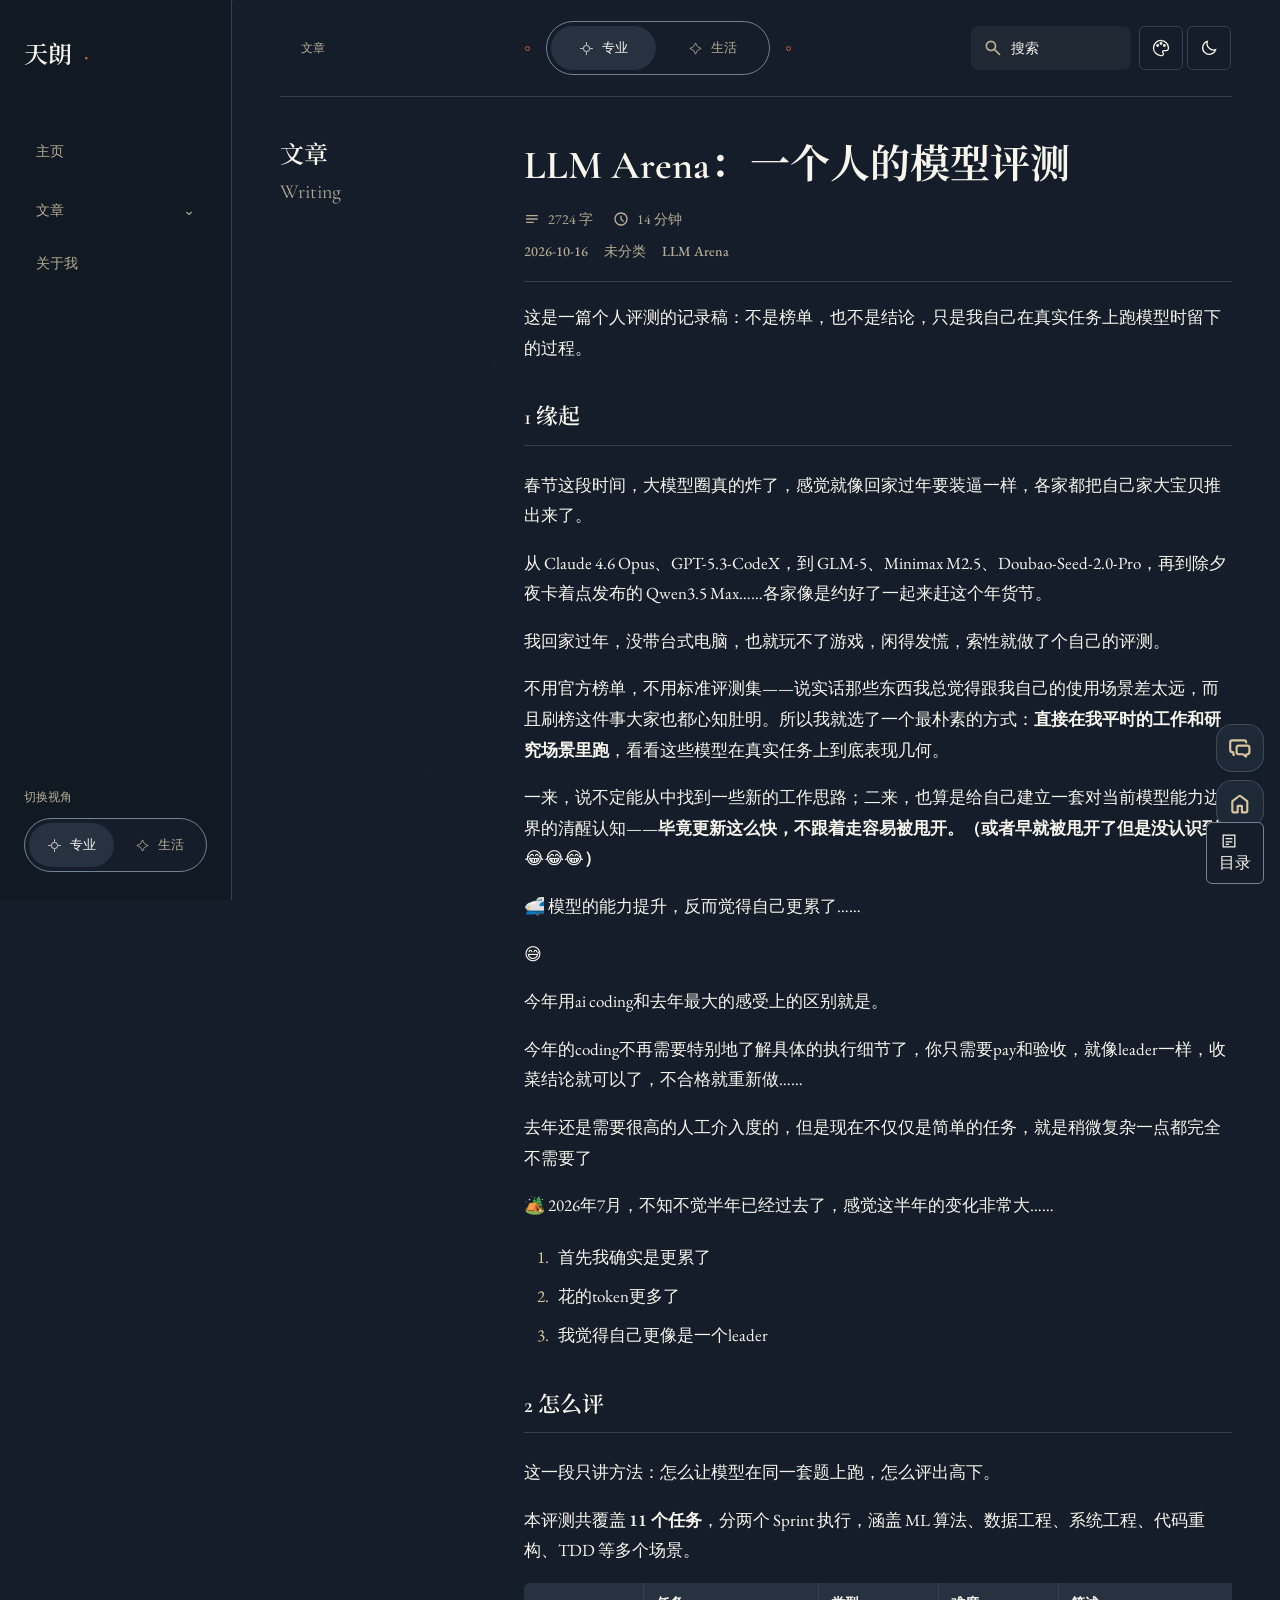
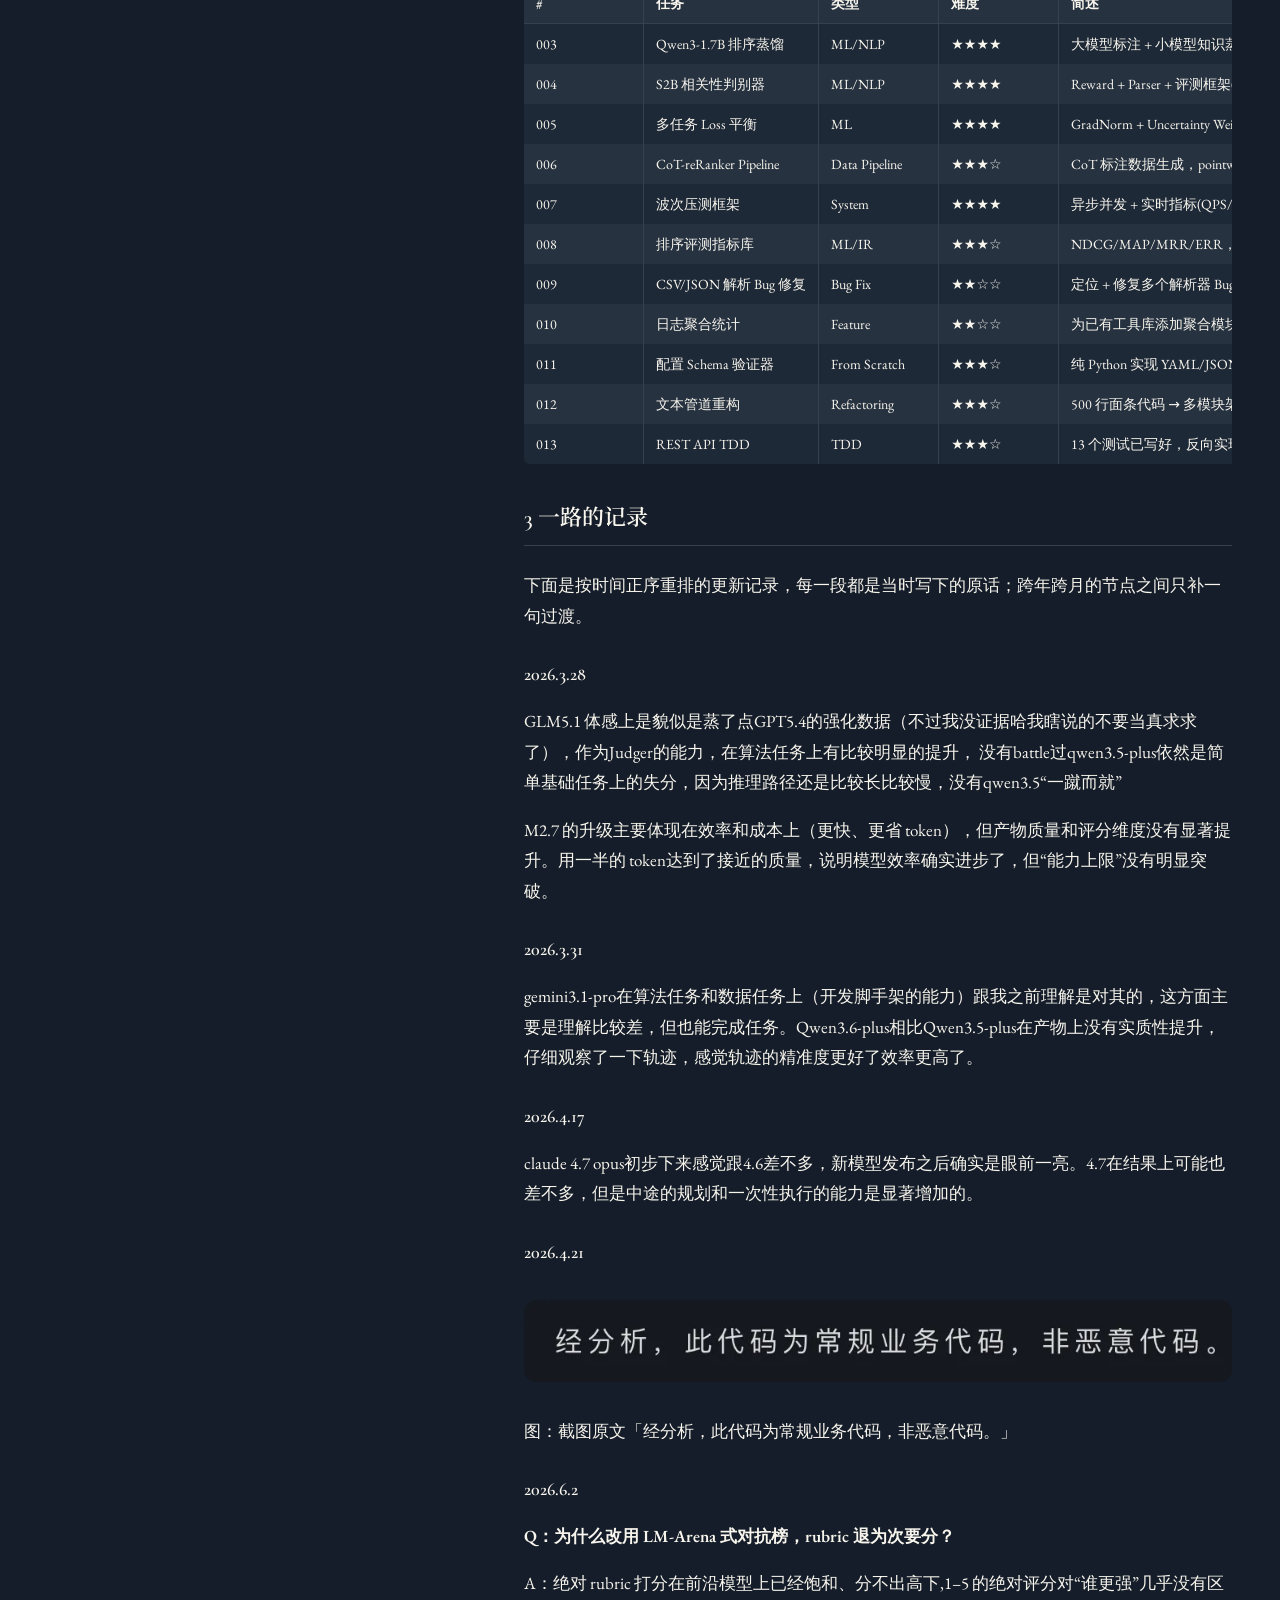
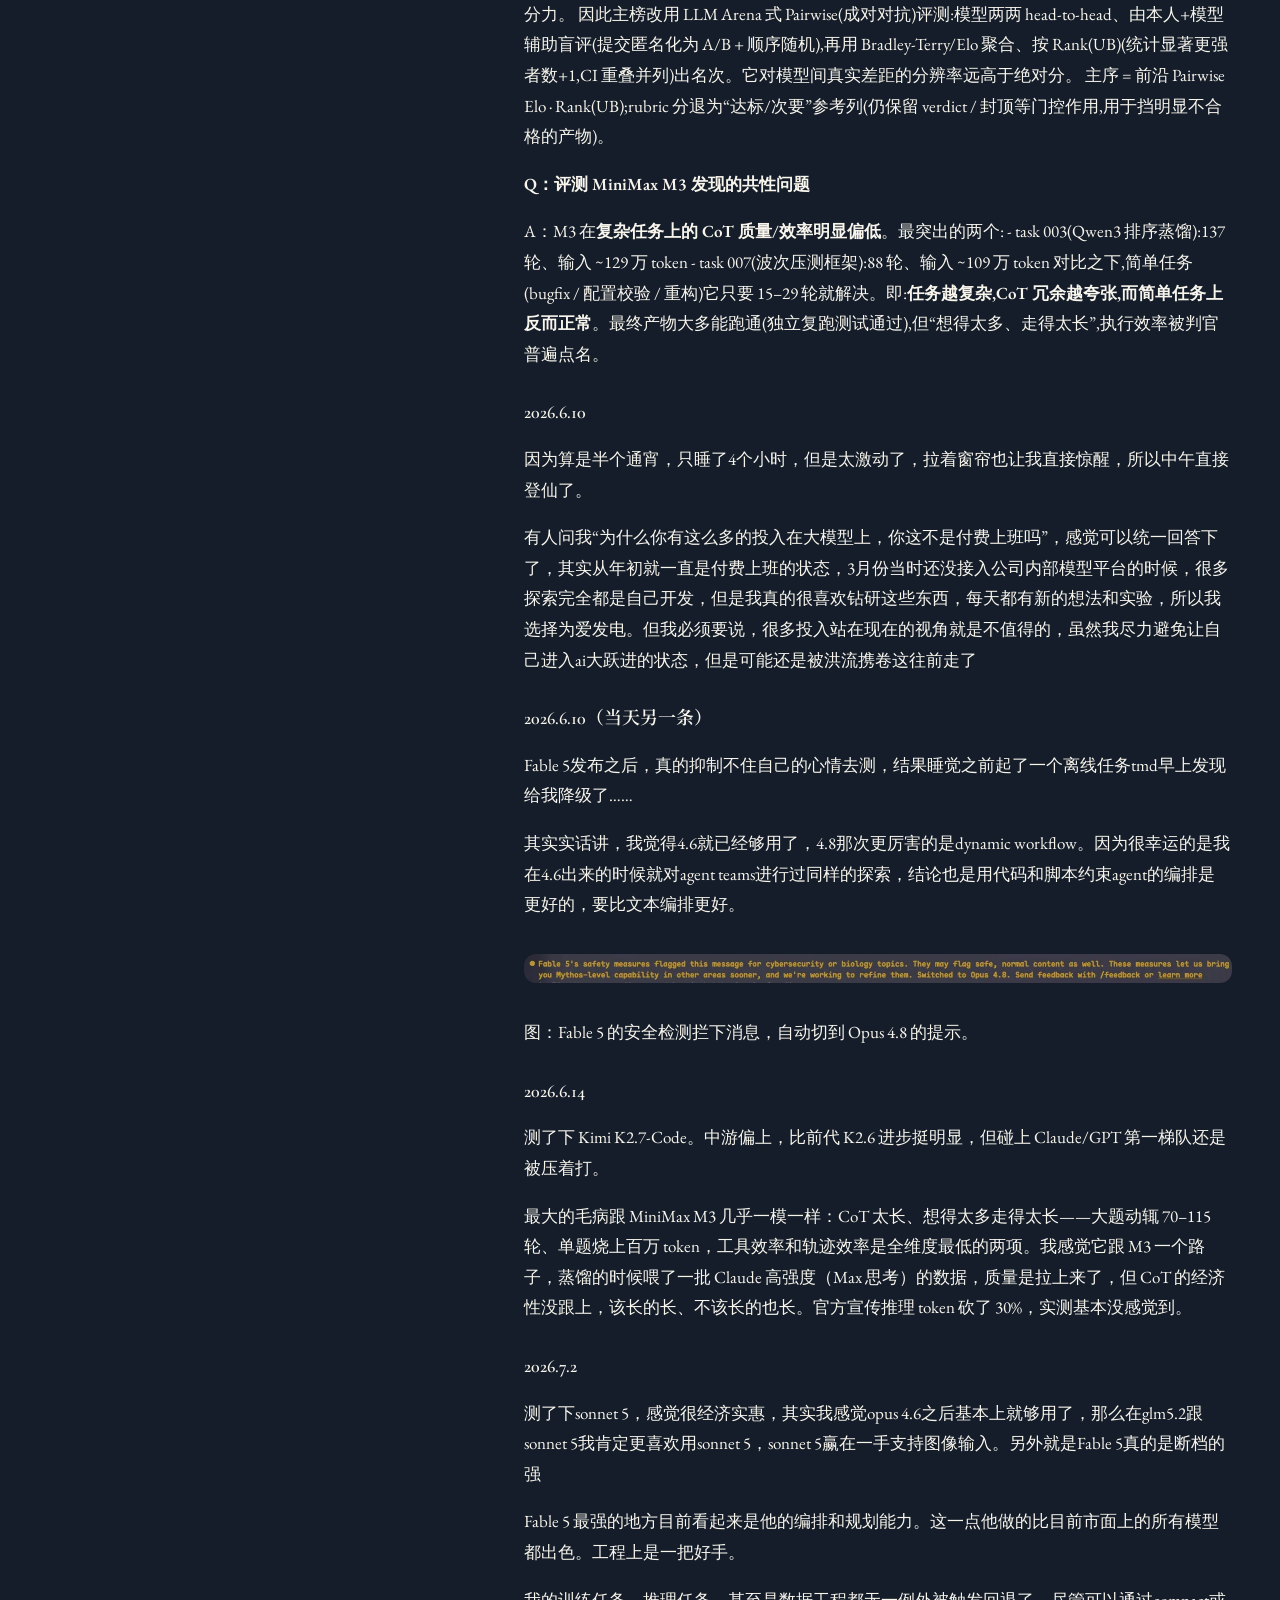
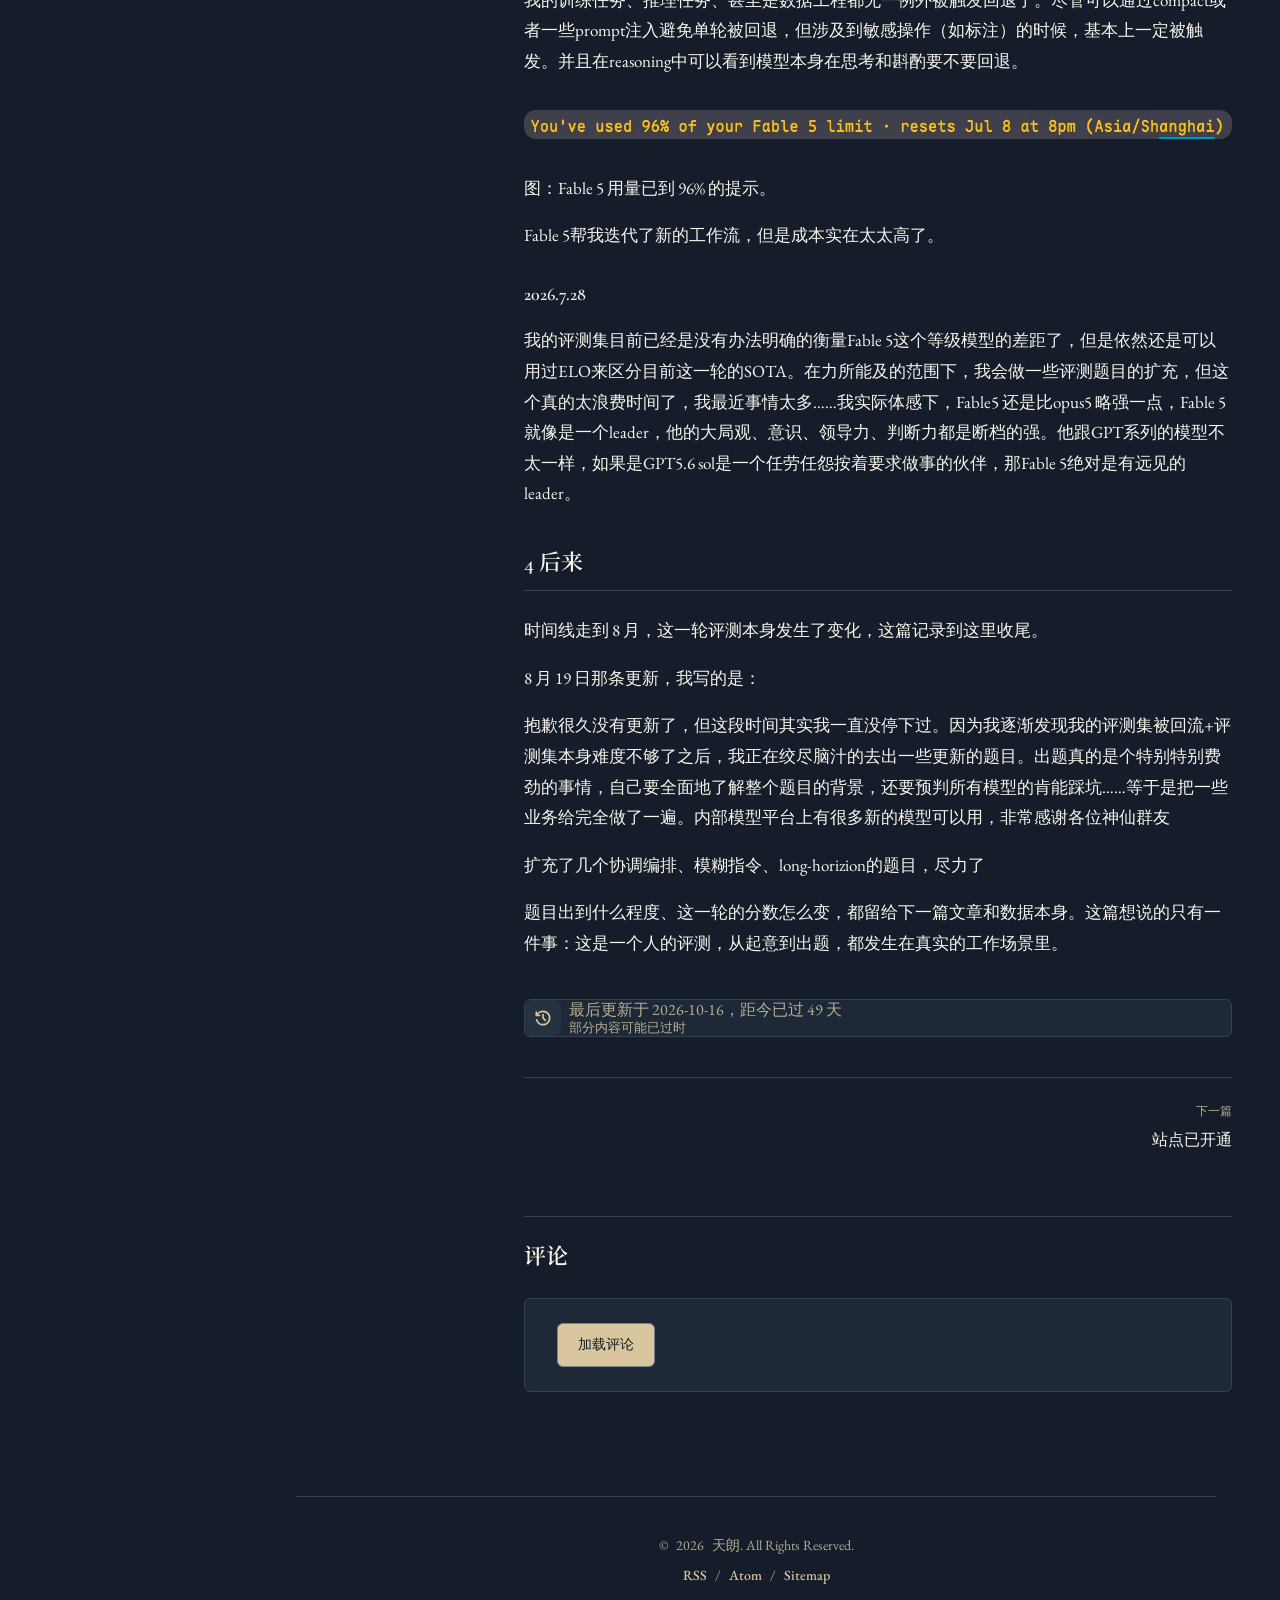
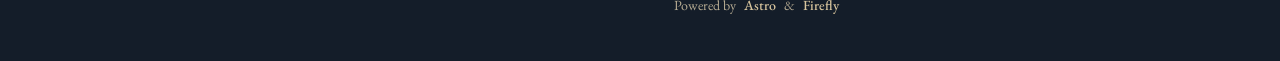
<file: posts/llm-arena/index.html>
<!DOCTYPE html><html data-palette="fusion" data-content-mode="professional" data-reader-theme="auto" data-palette-choice="auto" lang="zh-CN" class="bg-(--page-bg) text-[14px] md:text-[16px]" data-wallpaper-mode="none" data-fullscreen-layout="classic" data-tag-style="pill" data-category-style="rectangle" style="--page-width: 100rem;--navbar-panel-blur: 12px;--banner-height-home: 65vh;--banner-height-non-home: max(45vh, 380px);--banner-height: 35vh;" data-astro-cid-ju4pidww><head><meta charset="UTF-8"><script>(()=>{const root=document.documentElement,q=new URLSearchParams(location.search),read=key=>{try{return localStorage.getItem(key)}catch(e){return null}},mode=q.get("mode")||read("reader-content-mode")||root.dataset.contentMode;root.dataset.contentMode=mode==="personal"?"personal":"professional";const theme=q.get("theme")||read("reader-theme")||read("theme")||root.dataset.readerTheme;root.dataset.readerTheme=["light","dark","system"].includes(theme)?theme:"auto";const palette=q.get("palette")||read("reader-palette")||read("palette")||root.dataset.paletteChoice;root.dataset.paletteChoice=["fusion","warm-paper","spectrum","lark","warm-lark"].includes(palette)?palette:"auto",root.dataset.palette=root.dataset.paletteChoice==="auto"?"fusion":root.dataset.paletteChoice;const dark=root.dataset.readerTheme==="auto"?root.dataset.contentMode==="professional":root.dataset.readerTheme==="system"?matchMedia("(prefers-color-scheme: dark)").matches:root.dataset.readerTheme==="dark";root.classList.toggle("dark",dark),root.dataset.mode=dark?"dark":"light"})();
</script><style>
			@layer properties, theme, base, components, utilities;
		</style><title>LLM Arena：一个人的模型评测 - 天朗</title><meta name="description" content="这是一篇个人评测的记录稿：不是榜单，也不是结论。"><meta name="keywords" content="博客, 个人站点"><meta name="author" content="天朗"><link rel="canonical" href="https://derivative2002.github.io/posts/llm-arena/"><meta property="og:site_name" content="天朗"><meta property="og:locale" content="zh_CN"><meta property="og:url" content="https://derivative2002.github.io/posts/llm-arena/"><meta property="og:title" content="LLM Arena：一个人的模型评测 - 天朗"><meta property="og:description" content="这是一篇个人评测的记录稿：不是榜单，也不是结论。"><meta property="og:image" content="https://derivative2002.github.io/og/llm-arena.png"><meta property="og:image:width" content="1200"><meta property="og:image:height" content="630"><meta property="og:image:alt" content="LLM Arena：一个人的模型评测"><meta name="twitter:image" content="https://derivative2002.github.io/og/llm-arena.png"><meta name="twitter:image:alt" content="LLM Arena：一个人的模型评测"><meta property="og:type" content="article"><meta name="twitter:card" content="summary_large_image"><meta name="twitter:url" content="https://derivative2002.github.io/posts/llm-arena/"><meta name="twitter:title" content="LLM Arena：一个人的模型评测 - 天朗"><meta name="twitter:description" content="这是一篇个人评测的记录稿：不是榜单，也不是结论。"><meta name="viewport" content="width=device-width, initial-scale=1"><meta name="generator" content="Astro v7.3.2"><meta name="theme-color" content="hsl(165 90% 60%)"><link rel="icon" href="/favicon/site-180.png" sizes="180x180"><link rel="icon" href="/favicon/site-32.png" sizes="32x32"><link rel="apple-touch-icon" href="/favicon/site-180.png" type="image/png" sizes="180x180"><!-- 为特定域名的图片添加 referrerpolicy 以解决 403 问题 --><!-- 注：静态图片（ImageWrapper 组件、Markdown 正文图）已在构建期加好 referrerpolicy；
         此脚本仅作为运行时兜底，处理动态注入的图片（解密内容、第三方评论/统计部件等）。 --><!-- Set the theme before the page is rendered to avoid a flash --><script>(function(){const defaultMode="system",defaultWallpaperMode="none",darkTheme="one-dark-pro",lightTheme="one-light",fullscreenLayout="classic",LIGHT_MODE="light",DARK_MODE="dark",SYSTEM_MODE="system",readSetting=key=>{try{return localStorage.getItem(key)}catch(e){return null}},removeSetting=key=>{try{localStorage.removeItem(key)}catch(e){}},preference=document.documentElement.dataset.readerTheme||"auto",theme=preference==="auto"?document.documentElement.dataset.contentMode==="personal"?"light":"dark":preference;function getSystemTheme(){return window.matchMedia("(prefers-color-scheme: dark)").matches?DARK_MODE:LIGHT_MODE}function resolveTheme(themeValue){return themeValue===SYSTEM_MODE?getSystemTheme():themeValue}const resolvedTheme=resolveTheme(theme),isDark=resolvedTheme===DARK_MODE;document.documentElement.dataset.mode=resolvedTheme,isDark?document.documentElement.classList.add("dark"):document.documentElement.classList.remove("dark"),document.documentElement.setAttribute("data-theme",isDark?darkTheme:lightTheme);const storedCardOpacity=readSetting("overlayCardOpacity"),parsedCardOpacity=storedCardOpacity===null?NaN:Number.parseFloat(storedCardOpacity),resolvedCardOpacity=Number.isFinite(parsedCardOpacity)?Math.min(1,Math.max(0,parsedCardOpacity)):.6;document.documentElement.style.setProperty("--card-transparent-opacity",String(resolvedCardOpacity));const storedFullscreenLayout=null;removeSetting("fullscreenLayout");const resolvedFullscreenLayout=storedFullscreenLayout==="hero"||storedFullscreenLayout==="classic"?storedFullscreenLayout:fullscreenLayout;document.documentElement.setAttribute("data-fullscreen-layout",resolvedFullscreenLayout);const wallpaperMode=defaultWallpaperMode;if(document.documentElement.setAttribute("data-wallpaper-mode",wallpaperMode),!window.__fireflyLayoutTransitionGuard){window.__fireflyLayoutTransitionGuard=!0,document.documentElement.setAttribute("data-layout-init","");const removeLayoutInit=()=>document.documentElement.removeAttribute("data-layout-init");document.readyState==="complete"?requestAnimationFrame(removeLayoutInit):window.addEventListener("load",removeLayoutInit,{once:!0})}(function(){const wavesEnabled=readSetting("wavesEnabled");wavesEnabled!==null&&document.documentElement.setAttribute("data-waves-enabled",wavesEnabled)})(),(function(){const gradientEnabled=readSetting("gradientEnabled");gradientEnabled!==null&&document.documentElement.setAttribute("data-gradient-enabled",gradientEnabled)})(),(function(){const bannerTitleEnabled=readSetting("bannerTitleEnabled");bannerTitleEnabled!==null&&document.documentElement.setAttribute("data-banner-title-enabled",bannerTitleEnabled)})()})();
</script><!-- defines global css variables. This will be applied to <html> <body> and some other elements idk why --><meta property="article:published_time" content="2026-10-16T00:00:00.000Z"><meta property="article:author" content="天朗"><meta property="article:tag" content="LLM Arena"><script type="application/ld+json">{"@context":"https://schema.org","@graph":[{"@type":"BlogPosting","headline":"LLM Arena：一个人的模型评测","description":"这是一篇个人评测的记录稿：不是榜单，也不是结论。","keywords":"LLM Arena","author":{"@id":"https://derivative2002.github.io/#person"},"publisher":{"@id":"https://derivative2002.github.io/#organization"},"datePublished":"2026-10-16T00:00:00.000Z","wordCount":2724,"mainEntityOfPage":{"@type":"WebPage","@id":"https://derivative2002.github.io/posts/llm-arena/"},"url":"https://derivative2002.github.io/posts/llm-arena/","inLanguage":"zh-CN"},{"@type":"Person","@id":"https://derivative2002.github.io/#person","name":"天朗","url":"https://derivative2002.github.io/about/","image":"https://derivative2002.github.io/_astro/avatar.BNfFKwYu.webp","description":"简介待补"},{"@type":"Organization","@id":"https://derivative2002.github.io/#organization","name":"天朗","url":"https://derivative2002.github.io/","logo":{"@type":"ImageObject","url":"https://derivative2002.github.io/_astro/site-light.DlgTCT9r.png","contentUrl":"https://derivative2002.github.io/_astro/site-light.DlgTCT9r.png","width":96,"height":96}},{"@type":"BreadcrumbList","itemListElement":[{"@type":"ListItem","position":1,"name":"主页","item":"https://derivative2002.github.io/"},{"@type":"ListItem","position":2,"name":"LLM Arena：一个人的模型评测","item":"https://derivative2002.github.io/posts/llm-arena/"}]}]}</script><link rel="alternate" type="application/rss+xml" title="天朗" href="https://derivative2002.github.io/rss.xml"><link rel="alternate" type="application/atom+xml" title="天朗" href="https://derivative2002.github.io/atom.xml"><!-- Font Setup (Astro Font API) --><!-- Local heading faces and system stacks are defined in styles/fonts.css. --><script type="module">document.fonts&&typeof document.fonts.ready<"u"&&document.fonts.ready.then(()=>{document.dispatchEvent(new CustomEvent("fontsLoaded"))}).catch(n=>{console.warn("Font loading failed:",n)});
</script><link rel="stylesheet" href="/_astro/markdown-extend.CV7FOiE_.css"><link rel="stylesheet" href="/_astro/_..Bs9RgYNK.css"><style>.wl-tab-wrapper{scrollbar-gutter:stable;height:145px}.wl-tabs .wl-tab:not(.active){border:solid transparent;border-width:0 1px 1px}
</style><link rel="stylesheet" href="/_astro/MainGridLayout.CMjX8gTn.css"><style>.cover-image-container[data-astro-cid-q3lybnyu]{min-height:150px}@media(width>=768px){.cover-image-container[data-astro-cid-q3lybnyu]{min-height:0}}.loading-spinner[data-astro-cid-q3lybnyu]{transition:opacity .3s ease-out}.cover-image-container[data-astro-cid-q3lybnyu][data-loading=false] .loading-spinner[data-astro-cid-q3lybnyu]{opacity:0;pointer-events:none}.cover-image-container[data-astro-cid-q3lybnyu][data-error=true] .loading-spinner[data-astro-cid-q3lybnyu]{display:none}.cover-image-container[data-astro-cid-q3lybnyu][data-error=true] .error-message[data-astro-cid-q3lybnyu]{display:flex}.cover-image-container[data-astro-cid-q3lybnyu][data-error=true] img[data-astro-cid-q3lybnyu][data-remote=true]{display:none}.spinner[data-astro-cid-q3lybnyu]{width:40px;height:40px;border:3px solid var(--line);border-top-color:var(--accent);border-radius:50%;animation:.8s linear infinite spin}@keyframes spin{to{transform:rotate(360deg)}}.cover-image-container[data-astro-cid-q3lybnyu] img[data-astro-cid-q3lybnyu]{width:100%;object-fit:cover;height:100%!important}.cover-image-container[data-astro-cid-q3lybnyu][data-natural-height]{min-height:0}.cover-image-container[data-astro-cid-q3lybnyu][data-natural-height] img[data-astro-cid-q3lybnyu]{height:auto!important}
.post-meta-tags[data-astro-cid-g5no53fi]{min-width:0;max-width:100%}.post-meta-tags[data-astro-cid-g5no53fi] .meta-icon[data-astro-cid-g5no53fi]{flex-shrink:0}.post-meta-cover[data-astro-cid-g5no53fi] .text-50[data-astro-cid-g5no53fi],.post-meta-cover[data-astro-cid-g5no53fi] .meta-divider[data-astro-cid-g5no53fi]{color:#ffffffe6!important}.post-meta-cover[data-astro-cid-g5no53fi] .meta-icon[data-astro-cid-g5no53fi]{width:1.125rem;height:1.125rem;margin-right:.375rem;background:none;color:#ffffffe6}.post-meta-cover[data-astro-cid-g5no53fi] .text-sm[data-astro-cid-g5no53fi]{font-size:.75rem;line-height:1rem}.post-meta-cover[data-astro-cid-g5no53fi] .text-xl[data-astro-cid-g5no53fi]{font-size:1rem}.post-meta-cover[data-astro-cid-g5no53fi] .post-meta-tags[data-astro-cid-g5no53fi]{min-width:0}.post-meta-cover[data-astro-cid-g5no53fi] a[data-astro-cid-g5no53fi]:hover{color:#fff!important}.post-meta-cover[data-astro-cid-g5no53fi] a[data-astro-cid-g5no53fi]:hover:before{background-color:#ffffff2e!important}.post-meta-cover[data-astro-cid-g5no53fi] a[data-astro-cid-g5no53fi]:active:before{background-color:#ffffff42!important}@media(width<=767px){.post-meta-tags[data-astro-cid-g5no53fi]{width:100%;align-items:flex-start}}
</style><link rel="stylesheet" href="/_astro/Layout.gPLbRrBm.css"><script type="module" src="/_astro/page.BpqnxC_1.js"></script></head><body class="min-h-screen" style="--page-width: 100rem;--navbar-panel-blur: 12px;--banner-height-home: 65vh;--banner-height-non-home: max(45vh, 380px);--banner-height: 35vh;" data-astro-cid-ju4pidww><!-- 首帧前按运行时壁纸模式翻转卡片透明类（布局已由 data-wallpaper-mode 属性规则接管） --><script>(function(){const wm=document.documentElement.getAttribute("data-wallpaper-mode");wm&&document.body.classList.toggle("wallpaper-transparent",wm==="overlay"||wm==="fullscreen"&&document.documentElement.getAttribute("data-fullscreen-layout")==="hero")})();
</script><div id="progress-bar" style="--page-width: 100rem;--navbar-panel-blur: 12px;--banner-height-home: 65vh;--banner-height-non-home: max(45vh, 380px);--banner-height: 35vh;" data-astro-cid-ju4pidww></div><script>(function(){(function(){var stored=localStorage.getItem("cardBorderEnabled"),border=stored!==null?stored==="true":!1;border?document.documentElement.classList.add("enable-card-border"):document.documentElement.classList.remove("enable-card-border"),stored=localStorage.getItem("cardFollowThemeEnabled");var follow=stored!==null?stored==="true":!1;follow?document.body.classList.add("card-follow-theme-hue"):document.body.classList.remove("card-follow-theme-hue")})()})();
</script><!-- 页面顶部渐变高光效果 - 只在full和semifull模式下显示 --><!-- 全局配置载体 --><div id="config-carrier" data-hue="165" data-wallpaper-mode="none"></div><script data-swup-ignore-script>(function(){const managerConfigStr='{"mode":"local","meting":{"api":"https://api.i-meto.com/meting/api?server=:server&type=:type&id=:id&r=:r","server":"netease","type":"playlist","id":"","auth":"","fallbackApis":[]},"localPlaylist":[],"volume":0.7,"playMode":"list","showLyrics":false,"i18n":{"noPlaying":"\u6682\u672A\u64AD\u653E","lyrics":"\u6B4C\u8BCD","volume":"\u97F3\u91CF","playMode":"\u5207\u6362\u64AD\u653E\u6A21\u5F0F","prev":"\u4E0A\u4E00\u9996","next":"\u4E0B\u4E00\u9996","playlist":"\u5217\u8868","noLyrics":"\u6682\u65E0\u6B4C\u8BCD","loadingLyrics":"\u6B63\u5728\u52A0\u8F7D\u6B4C\u8BCD...","failedLyrics":"\u6B4C\u8BCD\u52A0\u8F7D\u5931\u8D25","noSongs":"\u6682\u65E0\u6B4C\u66F2","error":"\u64AD\u653E\u5668\u9519\u8BEF","play":"\u64AD\u653E","pause":"\u6682\u505C","progress":"\u64AD\u653E\u8FDB\u5EA6","noCover":"\u6682\u65E0\u5C01\u9762"}}';(function(){if(window.__fireflyMusic)return;var config=JSON.parse(managerConfigStr);function formatTime(seconds){if(!seconds||isNaN(seconds))return"0:00";var min=Math.floor(seconds/60),sec=Math.floor(seconds%60);return min+":"+(sec<10?"0":"")+sec}function parseLRC(lrc){if(!lrc)return[];var lines=lrc.split(`
`),result=[],timeReg=/\[(\d{2}):(\d{2})\.(\d{2,3})\]/g;return lines.forEach(function(line){var matches=Array.from(line.matchAll(timeReg));if(matches.length>0){var text=line.replace(timeReg,"").trim();text&&matches.forEach(function(match){var m=parseInt(match[1]),s=parseInt(match[2]),ms=parseInt(match[3]),time=m*60+s+ms/(match[3].length===3?1e3:100);result.push({time,text})})}}),result.sort(function(a,b){return a.time-b.time})}var audio=document.createElement("audio");audio.crossOrigin="anonymous",audio.style.display="none",audio.preload="none",document.body.appendChild(audio),audio.pause();var loadVersion=0,state={playlist:[],currentIndex:0,isPlaying:!1,playMode:0,volume:localStorage.getItem("music-player-volume")!==null?parseFloat(localStorage.getItem("music-player-volume")):config.volume||.7,isMuted:!1,lyrics:[],currentLrcIndex:-1,initialized:!1,initializing:!1,error:null};config.playMode==="random"?state.playMode=2:config.playMode==="one"?state.playMode=1:state.playMode=0;function emit(name,detail){window.dispatchEvent(new CustomEvent(name,{detail:detail||{}}))}async function fetchMetingData(){if(config.meting){for(var m=config.meting,apis=[m.api].concat(m.fallbackApis||[]),i=0;i<apis.length;i++){var baseApi=apis[i];if(baseApi)try{var fetchUrl=baseApi.replace(":server",m.server).replace(":type",m.type).replace(":id",m.id).replace(":r",Math.random());m.auth&&(fetchUrl+="&auth="+m.auth);var res=await fetch(fetchUrl);if(!res.ok)throw new Error("HTTP "+res.status);var data=await res.json();if(Array.isArray(data)&&data.length>0){state.playlist=data.map(function(item){return{name:item.title||item.name||"Unknown",artist:item.author||item.artist||"Unknown",url:item.url,pic:item.pic||item.cover||"",lrc:item.lrc}});return}}catch(e){console.warn("Meting API failed for "+baseApi,e)}}throw new Error("All Meting APIs failed")}}function loadLyrics(track){if(state.lyrics=[],state.currentLrcIndex=-1,!track.lrc){emit("fm:lyrics",{lyrics:[],status:"none"});return}var isLrcUrl=/^(https?:)?\/\//.test(track.lrc)||track.lrc.startsWith("/")||/\.(lrc|txt)(\?|#|$)/i.test(track.lrc);isLrcUrl?(emit("fm:lyrics",{lyrics:[],status:"loading"}),fetch(track.lrc).then(function(r){return r.text()}).then(function(text){state.lyrics=parseLRC(text),emit("fm:lyrics",{lyrics:state.lyrics,status:"loaded"})}).catch(function(){state.lyrics=[],emit("fm:lyrics",{lyrics:[],status:"failed"})})):(state.lyrics=parseLRC(track.lrc),emit("fm:lyrics",{lyrics:state.lyrics,status:state.lyrics.length>0?"loaded":"none"}))}var currentTrackUrls=[],currentTrackUrlIndex=0,errorSkipTimeout=null;function tryPlayCurrentTrackUrl(autoPlay,ver){if(ver===loadVersion){var playUrl=currentTrackUrls[currentTrackUrlIndex];audio.src=playUrl,autoPlay?audio.play().then(function(){ver===loadVersion&&(state.isPlaying=!0,state.error=null,emit("fm:play-state",{isPlaying:!0}))}).catch(function(e){ver===loadVersion&&e.name!=="AbortError"&&console.warn("Autoplay blocked:",e)}):(state.isPlaying=!1,emit("fm:play-state",{isPlaying:!1}))}}function loadTrack(index,autoPlay){if(!(index<0||index>=state.playlist.length)){state.currentIndex=index;var track=state.playlist[index],ver=++loadVersion;errorSkipTimeout&&(clearTimeout(errorSkipTimeout),errorSkipTimeout=null),currentTrackUrls=[track.url],currentTrackUrlIndex=0;var matchId=track.url.match(/[?&]id=([^&]+)/),matchServer=track.url.match(/[?&]server=([^&]+)/);matchId&&matchServer&&config.meting&&config.meting.fallbackApis&&config.meting.fallbackApis.forEach(function(fallback){var fallbackUrl=fallback.replace(":server",matchServer[1]).replace(":type","url").replace(":id",matchId[1]);currentTrackUrls.indexOf(fallbackUrl)===-1&&currentTrackUrls.push(fallbackUrl)}),loadLyrics(track),emit("fm:track",{index,track,autoPlay:!!autoPlay}),tryPlayCurrentTrackUrl(autoPlay,ver)}}function togglePlay(){audio.paused?audio.play().then(function(){state.isPlaying=!0,emit("fm:play-state",{isPlaying:!0})}).catch(function(e){e.name!=="AbortError"&&console.warn("Playback failed:",e)}):(audio.pause(),state.isPlaying=!1,emit("fm:play-state",{isPlaying:!1}))}function playNext(auto){if(state.playMode===1&&auto){audio.currentTime=0,audio.play();return}var nextIndex;state.playMode===2?nextIndex=Math.floor(Math.random()*state.playlist.length):nextIndex=(state.currentIndex+1)%state.playlist.length,loadTrack(nextIndex,!0)}function playPrev(){var prevIndex;state.playMode===2?prevIndex=Math.floor(Math.random()*state.playlist.length):prevIndex=(state.currentIndex-1+state.playlist.length)%state.playlist.length,loadTrack(prevIndex,!0)}function setPlayMode(mode){state.playMode=mode,emit("fm:mode",{playMode:mode})}function cyclePlayMode(){setPlayMode((state.playMode+1)%3)}function setVolume(val){val=Math.max(0,Math.min(1,val)),state.volume=val,state.isMuted=!1,audio.volume=val,audio.muted=!1,localStorage.setItem("music-player-volume",val.toString()),emit("fm:volume",{volume:val,isMuted:!1})}function toggleMute(){state.isMuted=!state.isMuted,audio.muted=state.isMuted,emit("fm:volume",{volume:state.volume,isMuted:state.isMuted})}function seek(percent){audio.duration&&(audio.currentTime=Math.max(0,Math.min(1,percent))*audio.duration)}function seekToTime(time){audio.duration&&(audio.currentTime=Math.max(0,Math.min(time,audio.duration)))}function playTrackByIndex(index){index===state.currentIndex&&!audio.paused?togglePlay():loadTrack(index,!0)}audio.addEventListener("timeupdate",function(){if(!isNaN(audio.duration)){var ct=audio.currentTime,dur=audio.duration,pct=ct/dur*100;if(emit("fm:time",{currentTime:ct,duration:dur,progress:pct,currentTimeStr:formatTime(ct),durationStr:formatTime(dur)}),state.lyrics.length>0){for(var idx=-1,i=0;i<state.lyrics.length&&ct>=state.lyrics[i].time;i++)idx=i;idx!==state.currentLrcIndex&&(state.currentLrcIndex=idx,emit("fm:lrc-index",{index:idx}))}}}),audio.addEventListener("ended",function(){playNext(!0)}),audio.addEventListener("error",function(){var ver=loadVersion;currentTrackUrlIndex<currentTrackUrls.length-1?(currentTrackUrlIndex++,console.warn("Playback failed, trying fallback URL: "+currentTrackUrls[currentTrackUrlIndex]),tryPlayCurrentTrackUrl(!0,ver)):(state.error="Audio playback error",emit("fm:error",{message:"\u64AD\u653E\u5931\u8D25\uFF0C\u5373\u5C06\u81EA\u52A8\u8DF3\u8FC7..."}),errorSkipTimeout&&clearTimeout(errorSkipTimeout),errorSkipTimeout=setTimeout(function(){ver===loadVersion&&playNext(!0)},2e3))});async function init(){if(!(state.initialized||state.initializing)){state.initializing=!0;try{if(config.mode==="meting"&&config.meting?await fetchMetingData():config.mode==="local"&&(state.playlist=config.localPlaylist||[]),state.playlist.length>0){audio.volume=state.volume;var startIndex=0;state.playMode===2&&(startIndex=Math.floor(Math.random()*state.playlist.length)),state.initialized=!0,emit("fm:init",{playlist:state.playlist,playMode:state.playMode,volume:state.volume,isMuted:state.isMuted}),loadTrack(startIndex,!1)}else state.initialized=!0,emit("fm:init",{playlist:[],playMode:state.playMode,volume:state.volume,isMuted:state.isMuted}),emit("fm:error",{message:config.i18n.noSongs})}catch(e){console.error("Music Manager init error:",e),state.initialized=!0,emit("fm:init",{playlist:[],playMode:state.playMode,volume:state.volume,isMuted:state.isMuted}),emit("fm:error",{message:config.i18n.error})}finally{state.initializing=!1}}}window.__fireflyMusic={init,getState:function(){var track=state.playlist[state.currentIndex]||null;return{playlist:state.playlist,currentIndex:state.currentIndex,track,isPlaying:state.isPlaying,playMode:state.playMode,volume:state.volume,isMuted:state.isMuted,currentTime:audio.currentTime,duration:audio.duration||0,progress:audio.duration?audio.currentTime/audio.duration*100:0,currentTimeStr:formatTime(audio.currentTime),durationStr:formatTime(audio.duration),lyrics:state.lyrics,currentLrcIndex:state.currentLrcIndex,initialized:state.initialized,error:state.error,config}},togglePlay,playNext:function(){playNext(!1)},playPrev,cyclePlayMode,setVolume,toggleMute,seek,seekToTime,playTrackByIndex,loadTrack}})()})();
</script><div class="reading-texture" aria-hidden="true"><span class="reading-grain larger" style="left:0%;top:0%"></span><span class="reading-grain" style="left:61.803398875%;top:37.231%"></span><span class="reading-grain" style="left:23.60679775%;top:74.462%"></span><span class="reading-grain" style="left:85.410196625%;top:11.693000000000012%"></span><span class="reading-grain" style="left:47.2135955%;top:48.92400000000001%"></span><span class="reading-grain" style="left:9.016994374999967%;top:86.155%"></span><span class="reading-grain" style="left:70.82039325%;top:23.386000000000024%"></span><span class="reading-grain" style="left:32.62379212500002%;top:60.61700000000002%"></span><span class="reading-grain" style="left:94.427191%;top:97.84800000000001%"></span><span class="reading-grain larger" style="left:56.230589874999964%;top:35.07900000000001%"></span><span class="reading-grain" style="left:18.033988749999935%;top:72.31%"></span><span class="reading-grain" style="left:79.83738762500002%;top:9.540999999999997%"></span><span class="reading-grain" style="left:41.64078649999999%;top:46.77200000000005%"></span><span class="reading-grain" style="left:3.444185374999961%;top:84.00300000000004%"></span><span class="reading-grain" style="left:65.24758425000005%;top:21.234000000000037%"></span><span class="reading-grain" style="left:27.050983125000016%;top:58.46500000000003%"></span><span class="reading-grain" style="left:88.85438199999999%;top:95.69600000000003%"></span><span class="reading-grain" style="left:50.65778087500007%;top:32.92700000000002%"></span><span class="reading-grain larger" style="left:12.461179749999928%;top:70.15800000000002%"></span><span class="reading-grain" style="left:74.26457862500001%;top:7.38900000000001%"></span><span class="reading-grain" style="left:36.06797749999987%;top:44.620000000000005%"></span><span class="reading-grain" style="left:97.87137637499995%;top:81.851%"></span><span class="reading-grain" style="left:59.67477525000004%;top:19.081999999999994%"></span><span class="reading-grain" style="left:21.478174124999896%;top:56.31299999999999%"></span><span class="reading-grain" style="left:83.28157299999998%;top:93.5440000000001%"></span><span class="reading-grain" style="left:45.084971875000065%;top:30.77500000000009%"></span><span class="reading-grain" style="left:6.888370749999922%;top:68.00600000000009%"></span><span class="reading-grain larger" style="left:68.691769625%;top:5.23700000000008%"></span><span class="reading-grain" style="left:30.49516850000009%;top:42.468000000000075%"></span><span class="reading-grain" style="left:92.29856737499995%;top:79.69900000000007%"></span><span class="reading-grain" style="left:54.10196625000003%;top:16.930000000000064%"></span><span class="reading-grain" style="left:15.90536512499989%;top:54.16100000000006%"></span><span class="reading-grain" style="left:77.70876399999997%;top:91.39200000000005%"></span><span class="reading-grain" style="left:39.51216287500006%;top:28.623000000000047%"></span><span class="reading-grain" style="left:1.3155617500001426%;top:65.85400000000004%"></span><span class="reading-grain" style="left:63.118960625%;top:3.0850000000000364%"></span><span class="reading-grain larger" style="left:24.922359499999857%;top:40.31600000000003%"></span><span class="reading-grain" style="left:86.72575837500017%;top:77.54700000000003%"></span><span class="reading-grain" style="left:48.529157250000026%;top:14.77800000000002%"></span><span class="reading-grain" style="left:10.332556124999883%;top:52.009000000000015%"></span><span class="reading-grain" style="left:72.13595499999974%;top:89.24000000000001%"></span><span class="reading-grain" style="left:33.93935387500005%;top:26.471000000000004%"></span><span class="reading-grain" style="left:95.74275274999991%;top:63.702%"></span><span class="reading-grain" style="left:57.546151624999766%;top:0.9329999999999927%"></span><span class="reading-grain" style="left:19.349550500000078%;top:38.16399999999999%"></span><span class="reading-grain larger" style="left:81.15294937499993%;top:75.39499999999998%"></span><span class="reading-grain" style="left:42.95634824999979%;top:12.625999999999976%"></span><span class="reading-grain" style="left:4.7597471250001036%;top:49.85699999999997%"></span><span class="reading-grain" style="left:66.56314599999996%;top:87.08800000000019%"></span><span class="reading-grain" style="left:28.366544874999818%;top:24.319000000000187%"></span><span class="reading-grain" style="left:90.16994375000013%;top:61.55000000000018%"></span><span class="reading-grain" style="left:51.97334262499999%;top:98.78100000000018%"></span><span class="reading-grain" style="left:13.776741499999844%;top:36.01200000000017%"></span><span class="reading-grain" style="left:75.58014037500016%;top:73.24300000000017%"></span><span class="reading-grain larger" style="left:37.38353925000001%;top:10.47400000000016%"></span><span class="reading-grain" style="left:99.18693812499987%;top:47.705000000000155%"></span><span class="reading-grain" style="left:60.99033700000018%;top:84.93600000000015%"></span><span class="reading-grain" style="left:22.79373587500004%;top:22.166999999999916%"></span><span class="reading-grain" style="left:84.5971347499999%;top:59.39800000000014%"></span><span class="reading-grain" style="left:46.40053362499975%;top:96.6289999999999%"></span><span class="reading-grain" style="left:8.203932500000064%;top:33.86000000000013%"></span><span class="reading-grain" style="left:70.00733137499992%;top:71.0909999999999%"></span><span class="reading-grain" style="left:31.81073024999978%;top:8.322000000000116%"></span><span class="reading-grain larger" style="left:93.61412912500009%;top:45.552999999999884%"></span><span class="reading-grain" style="left:55.41752799999995%;top:82.7840000000001%"></span><span class="reading-grain" style="left:17.220926874999805%;top:20.015000000000327%"></span><span class="reading-grain" style="left:79.02432575000012%;top:57.246000000000095%"></span><span class="reading-grain" style="left:40.82772462499997%;top:94.47700000000032%"></span><span class="reading-grain" style="left:2.6311235000002853%;top:31.708000000000084%"></span><span class="reading-grain" style="left:64.43452237499969%;top:68.9390000000003%"></span><span class="reading-grain" style="left:26.23792125%;top:6.170000000000073%"></span><span class="reading-grain" style="left:88.04132012500031%;top:43.401000000000295%"></span><span class="reading-grain larger" style="left:49.844718999999714%;top:80.63200000000006%"></span><span class="reading-grain" style="left:11.648117875000025%;top:17.863000000000284%"></span><span class="reading-grain" style="left:73.45151675000034%;top:55.09400000000005%"></span><span class="reading-grain" style="left:35.25491562499974%;top:92.32500000000027%"></span><span class="reading-grain" style="left:97.05831450000005%;top:29.55600000000004%"></span><span class="reading-grain" style="left:58.86171337500036%;top:66.78700000000026%"></span><span class="reading-grain" style="left:20.665112249999765%;top:4.018000000000029%"></span><span class="reading-grain" style="left:82.46851112500008%;top:41.24900000000025%"></span><span class="reading-grain" style="left:44.27190999999948%;top:78.48000000000002%"></span><span class="reading-grain larger" style="left:6.075308874999791%;top:15.71100000000024%"></span><span class="reading-grain" style="left:67.8787077500001%;top:52.94200000000001%"></span><span class="reading-grain" style="left:29.682106624999506%;top:90.17300000000023%"></span><span class="reading-grain" style="left:91.48550549999982%;top:27.403999999999996%"></span><span class="reading-grain" style="left:53.28890437500013%;top:64.63500000000022%"></span><span class="reading-grain" style="left:15.092303249999532%;top:1.8659999999999854%"></span><span class="reading-grain" style="left:76.89570212499984%;top:39.09700000000021%"></span><span class="reading-grain" style="left:38.699101000000155%;top:76.32799999999997%"></span><span class="reading-grain" style="left:0.5024998749995575%;top:13.559000000000196%"></span><span class="reading-grain larger" style="left:62.30589874999987%;top:50.789999999999964%"></span><span class="reading-grain" style="left:24.10929762500018%;top:88.02100000000019%"></span><span class="reading-grain" style="left:85.91269649999958%;top:25.251999999999953%"></span><span class="reading-grain" style="left:47.716095374999895%;top:62.483000000000175%"></span><span class="reading-grain" style="left:9.519494250000207%;top:99.71399999999994%"></span><span class="reading-grain" style="left:71.32289312499961%;top:36.945000000000164%"></span><span class="reading-grain" style="left:33.12629199999992%;top:74.17600000000039%"></span><span class="reading-grain" style="left:94.92969087500023%;top:11.407000000000153%"></span><span class="reading-grain" style="left:56.733089749999635%;top:48.638000000000375%"></span><span class="reading-grain larger" style="left:18.536488624999947%;top:85.86900000000014%"></span><span class="reading-grain" style="left:80.33988750000026%;top:23.100000000000364%"></span><span class="reading-grain" style="left:42.14328637499966%;top:60.33100000000013%"></span><span class="reading-grain" style="left:3.946685249999973%;top:97.56200000000035%"></span><span class="reading-grain" style="left:65.75008412500028%;top:34.79300000000012%"></span><span class="reading-grain" style="left:27.553482999999687%;top:72.02400000000034%"></span><span class="reading-grain" style="left:89.356881875%;top:9.25500000000011%"></span><span class="reading-grain" style="left:51.16028075000031%;top:46.48600000000033%"></span><span class="reading-grain" style="left:12.963679624999713%;top:83.7170000000001%"></span><span class="reading-grain larger" style="left:74.76707850000003%;top:20.94800000000032%"></span><span class="reading-grain" style="left:36.57047737500034%;top:58.17900000000009%"></span></div><aside class="redesign-sidebar" aria-label="站点导航"><a class="redesign-brand" href="/">天朗<span aria-hidden="true">·</span></a><nav class="redesign-nav"><a href="/">主页</a><details><summary>文章<span aria-hidden="true">⌄</span></summary><div><a href="/archive/">归档</a><a href="/categories/">分类</a><a href="/tags/">标签</a><a href="/series/">系列</a></div></details><a href="/about/">关于我</a></nav><div class="redesign-sidebar-bottom"><p>切换视角</p><div class="content-mode-switch" role="group" aria-label="内容模式"><button type="button" data-content-mode-target="professional" aria-pressed="true"><svg viewBox="0 0 24 24" aria-hidden="true"><circle cx="12" cy="12" r="5"></circle><path d="M12 2v4M12 18v4M2 12h4M18 12h4"></path></svg><span>专业</span></button><button type="button" data-content-mode-target="personal" aria-pressed="false"><svg viewBox="0 0 24 24" aria-hidden="true"><path d="m12 3 3 6 6 3-6 3-3 6-3-6-6-3 6-3Z"></path></svg><span>生活</span></button></div></div></aside><!-- 导航栏外壳（从 MainGridLayout.astro 迁出） --><div id="top-row" class="z-50 pointer-events-none relative transition-all duration-700 mx-auto w-full xl:w-[92vw] max-w-(--page-width) px-0 md:px-4"><div id="navbar-wrapper" class="pointer-events-auto transition-all sticky top-0"><div id="navbar" class="z-50" style="--navbar-glass-blur: 0px;" data-transparent-mode="semi" data-is-home="false" data-full-width="false"><script>(function(){const bannerTMode="semi",fsTMode="semifull";(function(){const wm=document.documentElement.getAttribute("data-wallpaper-mode"),navbar=document.getElementById("navbar");if(!wm||!navbar)return;const isHome=navbar.getAttribute("data-is-home")==="true";let mode,blur;wm==="fullscreen"?(mode=fsTMode==="semifull"&&isHome?"semifull":"semi",blur=12):wm==="banner"?(mode=bannerTMode==="semifull"&&!isHome?"semi":bannerTMode,blur=mode==="none"?0:12):(mode="none",blur=0),navbar.setAttribute("data-transparent-mode",mode),navbar.style.setProperty("--navbar-glass-blur",`${blur}px`)})()})();
</script><div class="overflow-visible! h-18 px-4"><div class="mx-auto h-full w-full max-w-(--page-width) grid grid-cols-[auto_minmax(0,1fr)_auto] items-center"><a href="/" class="btn-plain scale-animation rounded-lg h-13 px-3 md:px-5 font-bold active:scale-95"><div class="flex flex-row items-center text-md dark:text-white text-black" style="font-family: var(--font-navbar-title, inherit)"><picture><source srcset="/_astro/site-light.DlgTCT9r_ZU1KxS.webp 28w, /_astro/site-light.DlgTCT9r_Z1kIve4.webp 56w" type="image/webp"><img src="/_astro/site-light.DlgTCT9r_ZhSDHx.webp" srcset="/_astro/site-light.DlgTCT9r_ZU1KxS.webp 28w, /_astro/site-light.DlgTCT9r_Z1kIve4.webp 56w" alt="天朗" data-logo-theme="light" loading="eager" fetchpriority="high" decoding="async" width="96" height="96" class="navbar-logo h-7 w-7 mb-1 mr-2 object-contain dark:hidden"></picture><picture><source srcset="/_astro/site-dark.BhGWqPP__Z25Ojub.webp 28w, /_astro/site-dark.BhGWqPP__rjhTP.webp 56w" type="image/webp"><img src="/_astro/site-dark.BhGWqPP__rmK7D.webp" srcset="/_astro/site-dark.BhGWqPP__Z25Ojub.webp 28w, /_astro/site-dark.BhGWqPP__rjhTP.webp 56w" alt="天朗" data-logo-theme="dark" loading="eager" fetchpriority="high" decoding="async" width="96" height="96" class="navbar-logo h-7 w-7 mb-1 mr-2 object-contain hidden dark:block"></picture><span class="redesign-location" data-navbar-location>天朗</span><span class="redesign-mobile-brand">天朗</span></div></a><div class="redesign-top-mode"><i aria-hidden="true"></i><div class="content-mode-switch" role="group" aria-label="内容模式"><button type="button" data-content-mode-target="professional" aria-pressed="true"><svg viewBox="0 0 24 24" aria-hidden="true"><circle cx="12" cy="12" r="5"></circle><path d="M12 2v4M12 18v4M2 12h4M18 12h4"></path></svg><span>专业</span></button><button type="button" data-content-mode-target="personal" aria-pressed="false"><svg viewBox="0 0 24 24" aria-hidden="true"><path d="m12 3 3 6 6 3-6 3-3 6-3-6-6-3 6-3Z"></path></svg><span>生活</span></button></div><i aria-hidden="true"></i></div><div class="flex col-start-3 justify-self-end"><!--<SearchPanel client:load>--><style>astro-island,astro-slot,astro-static-slot{display:contents}</style><script>(()=>{var e=async t=>{await(await t())()};(self.Astro||(self.Astro={})).load=e,window.dispatchEvent(new Event("astro:load"))})();
</script><script>(()=>{var g=Object.defineProperty,w=(a,s,c)=>s in a?g(a,s,{enumerable:!0,configurable:!0,writable:!0,value:c}):a[s]=c,l=(a,s,c)=>w(a,typeof s!="symbol"?s+"":s,c),E=new Set(["__proto__","constructor","prototype"]);{let a={0:t=>y(t),1:t=>c(t),2:t=>new RegExp(t),3:t=>new Date(t),4:t=>new Map(c(t)),5:t=>new Set(c(t)),6:t=>BigInt(t),7:t=>new URL(t),8:t=>new Uint8Array(t),9:t=>new Uint16Array(t),10:t=>new Uint32Array(t),11:t=>Number.POSITIVE_INFINITY*t},s=t=>{let[p,e]=t;return p in a?a[p](e):void 0},c=t=>t.map(s),y=t=>typeof t!="object"||t===null?t:Object.fromEntries(Object.entries(t).map(([p,e])=>[p,s(e)]));class f extends HTMLElement{constructor(){super(...arguments),l(this,"Component"),l(this,"hydrator"),l(this,"hydrate",async()=>{var b;if(!this.hydrator||!this.isConnected)return;let e=(b=this.parentElement)==null?void 0:b.closest("astro-island[ssr]");if(e){e.addEventListener("astro:hydrate",this.hydrate,{once:!0});return}let r=this.querySelectorAll("astro-slot"),n={},d=this.querySelectorAll("template[data-astro-template]");for(let o of d){let i=o.closest(this.tagName);i!=null&&i.isSameNode(this)&&(n[o.getAttribute("data-astro-template")||"default"]=o.innerHTML,o.remove())}for(let o of r){let i=o.closest(this.tagName);i!=null&&i.isSameNode(this)&&(n[o.getAttribute("name")||"default"]=o.innerHTML)}let u;try{u=this.hasAttribute("props")?y(JSON.parse(this.getAttribute("props"))):{}}catch(o){let i=this.getAttribute("component-url")||"<unknown>",v=this.getAttribute("component-export");throw v&&(i+=` (export ${v})`),console.error(`[hydrate] Error parsing props for component ${i}`,this.getAttribute("props"),o),o}let h;await this.hydrator(this)(this.Component,u,n,{client:this.getAttribute("client")}),this.removeAttribute("ssr"),this.dispatchEvent(new CustomEvent("astro:hydrate"))}),l(this,"unmount",()=>{this.isConnected||this.dispatchEvent(new CustomEvent("astro:unmount"))})}disconnectedCallback(){document.removeEventListener("astro:after-swap",this.unmount),document.addEventListener("astro:after-swap",this.unmount,{once:!0})}connectedCallback(){if(!this.hasAttribute("await-children")||document.readyState==="interactive"||document.readyState==="complete")this.childrenConnectedCallback();else{let e=()=>{document.removeEventListener("DOMContentLoaded",e),r.disconnect(),this.childrenConnectedCallback()},r=new MutationObserver(()=>{var n;((n=this.lastChild)==null?void 0:n.nodeType)===Node.COMMENT_NODE&&this.lastChild.nodeValue==="astro:end"&&(this.lastChild.remove(),e())});r.observe(this,{childList:!0}),document.addEventListener("DOMContentLoaded",e)}}async childrenConnectedCallback(){let e=this.getAttribute("before-hydration-url");e&&await import(e),this.start()}getRetryImportUrl(e){let r=new URL(e,document.baseURI);return r.searchParams.set("astro-retry",Date.now().toString()),r.toString()}async importWithRetry(e){try{return await import(e)}catch(r){return await new Promise(n=>setTimeout(n,1e3)),import(this.getRetryImportUrl(e))}}handleHydrationError(e){let r=this.getAttribute("component-url"),n=new CustomEvent("astro:hydration-error",{cancelable:!0,bubbles:!0,composed:!0,detail:{error:e,componentUrl:r}});this.dispatchEvent(n)&&console.error(`[astro-island] Error hydrating ${r}`,e)}async start(){let e=JSON.parse(this.getAttribute("opts")),r=this.getAttribute("client");if(Astro[r]===void 0){window.addEventListener(`astro:${r}`,()=>this.start(),{once:!0});return}try{await Astro[r](async()=>{let n=this.getAttribute("renderer-url");try{let[d,{default:u}]=await Promise.all([this.importWithRetry(this.getAttribute("component-url")),n?this.importWithRetry(n):Promise.resolve({default:()=>()=>{}})]),h=this.getAttribute("component-export")||"default";if(h.includes(".")){this.Component=d;for(let m of h.split(".")){if(E.has(m)||!this.Component||typeof this.Component!="object"&&typeof this.Component!="function"||!Object.hasOwn(this.Component,m))throw new Error(`Invalid component export path: ${h}`);this.Component=this.Component[m]}}else{if(E.has(h))throw new Error(`Invalid component export path: ${h}`);this.Component=d[h]}return this.hydrator=u,this.hydrate}catch(d){return this.handleHydrationError(d),()=>{}}},e,this)}catch(n){this.handleHydrationError(n)}}attributeChangedCallback(){this.hydrate()}}l(f,"observedAttributes",["props"]),customElements.get("astro-island")||customElements.define("astro-island",f)}})();
</script><astro-island uid="Z1Ufrb1" component-url="/_astro/Search.Bp0MaZjL.js" component-export="default" renderer-url="/_astro/client.svelte.BG3JpSQe.js" props="{}" ssr client="load" opts="{&quot;name&quot;:&quot;Search&quot;,&quot;value&quot;:true}" await-children><!--[--><div id="search-bar" class="hidden lg:flex transition-all items-center h-11 mr-2 rounded-lg bg-black/4 hover:bg-black/6 focus-within:bg-black/6 dark:bg-white/5 dark:hover:bg-white/10 dark:focus-within:bg-white/10"><!--[0--><!--[0--><!--[0--><svg xmlns="http://www.w3.org/2000/svg" aria-hidden="true" role="img" class="inline-icon inline-flex items-center justify-center absolute text-[1.25rem] pointer-events-none ml-3 transition my-auto text-black/30 dark:text-white/30" width="1em" height="1em" viewBox="0 0 24 24"><!----><path fill="currentColor" d="m19.6 21l-6.3-6.3q-.75.6-1.725.95T9.5 16q-2.725 0-4.612-1.888T3 9.5t1.888-4.612T9.5 3t4.613 1.888T16 9.5q0 1.1-.35 2.075T14.7 13.3l6.3 6.3zM9.5 14q1.875 0 3.188-1.312T14 9.5t-1.312-3.187T9.5 5T6.313 6.313T5 9.5t1.313 3.188T9.5 14"/><!----></svg><!--]--><!--]--><!--]--><!----> <input id="search-input-desktop" placeholder="搜索" value="" aria-controls="search-panel" data-floating-panel-no-expanded="" class="transition-all pl-10 text-sm bg-transparent outline-0 h-full w-40 active:w-60 focus:w-60 text-black/50 dark:text-white/50 svelte-1n2o1uz"/></div> <button aria-label="Search Panel" aria-controls="search-panel" aria-expanded="false" id="search-switch" class="btn-plain scale-animation lg:hidden! rounded-lg w-11 h-11 active:scale-90"><!--[0--><!--[0--><!--[0--><svg xmlns="http://www.w3.org/2000/svg" aria-hidden="true" role="img" class="inline-icon inline-flex items-center justify-center text-[1.25rem]" width="1em" height="1em" viewBox="0 0 24 24"><!----><path fill="currentColor" d="m19.6 21l-6.3-6.3q-.75.6-1.725.95T9.5 16q-2.725 0-4.612-1.888T3 9.5t1.888-4.612T9.5 3t4.613 1.888T16 9.5q0 1.1-.35 2.075T14.7 13.3l6.3 6.3zM9.5 14q1.875 0 3.188-1.312T14 9.5t-1.312-3.187T9.5 5T6.313 6.313T5 9.5t1.313 3.188T9.5 14"/><!----></svg><!--]--><!--]--><!--]--><!----></button> <div id="search-panel" class="float-panel float-panel-closed search-panel absolute md:w-120 top-20 left-4 md:left-[unset] right-4 shadow-2xl rounded-2xl p-2 svelte-1n2o1uz" data-floating-panel="" data-floating-panel-trigger="search-switch search-input-desktop" inert="" aria-hidden="true"><div id="search-bar-inside" class="flex relative lg:hidden transition-all items-center h-11 rounded-xl bg-black/4 hover:bg-black/6 focus-within:bg-black/6 dark:bg-white/5 dark:hover:bg-white/10 dark:focus-within:bg-white/10"><!--[0--><!--[0--><!--[0--><svg xmlns="http://www.w3.org/2000/svg" aria-hidden="true" role="img" class="inline-icon inline-flex items-center justify-center absolute text-[1.25rem] pointer-events-none ml-3 transition my-auto text-black/30 dark:text-white/30" width="1em" height="1em" viewBox="0 0 24 24"><!----><path fill="currentColor" d="m19.6 21l-6.3-6.3q-.75.6-1.725.95T9.5 16q-2.725 0-4.612-1.888T3 9.5t1.888-4.612T9.5 3t4.613 1.888T16 9.5q0 1.1-.35 2.075T14.7 13.3l6.3 6.3zM9.5 14q1.875 0 3.188-1.312T14 9.5t-1.312-3.187T9.5 5T6.313 6.313T5 9.5t1.313 3.188T9.5 14"/><!----></svg><!--]--><!--]--><!--]--><!----> <input placeholder="搜索" value="" class="pl-10 absolute inset-0 text-sm bg-transparent outline-0 focus:w-60 text-black/50 dark:text-white/50 svelte-1n2o1uz"/></div> <!--[2--><div class="transition first-of-type:mt-2 lg:first-of-type:mt-0 block rounded-xl text-lg px-3 py-2 text-50">找不到相关结果。</div><!--]--></div><!--]--><!--astro:end--></astro-island><div class="appearance-controls"><div class="appearance-setting" data-appearance="palette"><button type="button" class="appearance-trigger" id="appearance-palette" aria-label="配色" title="配色" aria-haspopup="menu" aria-controls="appearance-palette-menu" aria-expanded="false"><svg viewBox="0 0 24 24" aria-hidden="true"><path d="M12 3a9 9 0 1 0 0 18h1a2 2 0 0 0 1.2-3.6c-.8-.8-.2-2.4 1.4-2.4H18a3 3 0 0 0 3-3 9 9 0 0 0-9-9Z"></path><circle cx="8" cy="9" r="1"></circle><circle cx="12" cy="6.5" r="1"></circle><circle cx="16" cy="9" r="1"></circle></svg></button><div class="appearance-menu" id="appearance-palette-menu" role="menu" aria-label="配色" hidden><button type="button" role="menuitemradio" data-value="auto" aria-checked="false" tabindex="-1"><span>随模式</span><svg class="appearance-check" viewBox="0 0 24 24" aria-hidden="true"><path d="m5 12 4 4L19 6"></path></svg></button><button type="button" role="menuitemradio" data-value="fusion" aria-checked="false" tabindex="-1"><span>融合</span><svg class="appearance-check" viewBox="0 0 24 24" aria-hidden="true"><path d="m5 12 4 4L19 6"></path></svg></button><button type="button" role="menuitemradio" data-value="warm-paper" aria-checked="false" tabindex="-1"><span>暖纸</span><svg class="appearance-check" viewBox="0 0 24 24" aria-hidden="true"><path d="m5 12 4 4L19 6"></path></svg></button><button type="button" role="menuitemradio" data-value="spectrum" aria-checked="false" tabindex="-1"><span>光谱</span><svg class="appearance-check" viewBox="0 0 24 24" aria-hidden="true"><path d="m5 12 4 4L19 6"></path></svg></button><button type="button" role="menuitemradio" data-value="lark" aria-checked="false" tabindex="-1"><span>飞书蓝</span><svg class="appearance-check" viewBox="0 0 24 24" aria-hidden="true"><path d="m5 12 4 4L19 6"></path></svg></button><button type="button" role="menuitemradio" data-value="warm-lark" aria-checked="false" tabindex="-1"><span>暖纸飞书</span><svg class="appearance-check" viewBox="0 0 24 24" aria-hidden="true"><path d="m5 12 4 4L19 6"></path></svg></button></div></div><div class="appearance-setting" data-appearance="mode"><button type="button" class="appearance-trigger" id="appearance-mode" aria-label="明暗" title="明暗" aria-haspopup="menu" aria-controls="appearance-mode-menu" aria-expanded="false"><svg viewBox="0 0 24 24" aria-hidden="true"><path d="M20 14A8 8 0 0 1 10 4a8 8 0 1 0 10 10Z"></path></svg></button><div class="appearance-menu" id="appearance-mode-menu" role="menu" aria-label="明暗" hidden><button type="button" role="menuitemradio" data-value="auto" aria-checked="false" tabindex="-1"><span>随模式</span><svg class="appearance-check" viewBox="0 0 24 24" aria-hidden="true"><path d="m5 12 4 4L19 6"></path></svg></button><button type="button" role="menuitemradio" data-value="system" aria-checked="false" tabindex="-1"><span>随系统</span><svg class="appearance-check" viewBox="0 0 24 24" aria-hidden="true"><path d="m5 12 4 4L19 6"></path></svg></button><button type="button" role="menuitemradio" data-value="light" aria-checked="false" tabindex="-1"><span>亮色</span><svg class="appearance-check" viewBox="0 0 24 24" aria-hidden="true"><path d="m5 12 4 4L19 6"></path></svg></button><button type="button" role="menuitemradio" data-value="dark" aria-checked="false" tabindex="-1"><span>暗色</span><svg class="appearance-check" viewBox="0 0 24 24" aria-hidden="true"><path d="m5 12 4 4L19 6"></path></svg></button></div></div></div><script type="module" src="/_astro/AppearanceControls.astro_astro_type_script_index_0_lang.Bych5DLd.js"></script><button aria-label="导航菜单" aria-controls="nav-menu-panel" aria-expanded="false" name="Nav Menu" class="btn-plain scale-animation rounded-lg w-11 h-11 active:scale-90 lg:hidden!" id="nav-menu-switch"><svg width="1em" height="1em" viewBox="0 0 24 24" class="text-[1.25rem]" data-icon="material-symbols:menu-rounded"><symbol id="ai:material-symbols:menu-rounded"><path fill="currentColor" d="M4 18q-.425 0-.712-.288T3 17t.288-.712T4 16h16q.425 0 .713.288T21 17t-.288.713T20 18zm0-5q-.425 0-.712-.288T3 12t.288-.712T4 11h16q.425 0 .713.288T21 12t-.288.713T20 13zm0-5q-.425 0-.712-.288T3 7t.288-.712T4 6h16q.425 0 .713.288T21 7t-.288.713T20 8z"/></symbol><use href="#ai:material-symbols:menu-rounded"></use></svg></button></div></div></div></div><script type="module">function g(){let l=document.getElementById("display-settings-switch");l&&(l.onclick=function(){let e=document.getElementById("display-setting");e&&e.classList.toggle("float-panel-closed")});let o=document.getElementById("nav-menu-switch");o&&(o.onclick=function(){let e=document.getElementById("nav-menu-panel");e&&e.classList.toggle("float-panel-closed")});let c=document.getElementById("music-player-switch");c&&(c.onclick=function(){let e=document.getElementById("music-nav-panel");e&&e.classList.toggle("float-panel-closed")});let t=document.getElementById("bg-player-toggle");if(t){let e=function(i){var _a,_b;var n=t.querySelector(".bg-player-icon-play"),a=t.querySelector(".bg-player-icon-pause");n&&a&&(n.classList.toggle("hidden",i),a.classList.toggle("hidden",!i));var s=(_a=t.getAttribute("data-i18n-play"))!=null?_a:"",r=(_b=t.getAttribute("data-i18n-pause"))!=null?_b:"",f=i?r:s;t.setAttribute("title",f),t.setAttribute("aria-label",f)},d=function(){e(document.documentElement.hasAttribute("data-bg-video-playing"))};var w=e,p=d;t.onclick=function(){window.dispatchEvent(new CustomEvent("bg-player-toggle"))},window.addEventListener("bg-player-state-change",function(i){var n=i;e(n.detail&&n.detail.playing)}),window.addEventListener("wallpaperModeChange",function(i){var n=i,a=n.detail&&n.detail.mode;t.style.display=a==="none"?"none":""}),window.swup&&window.swup.hooks?window.swup.hooks.on("content:replace",d):document.addEventListener("swup:enable",function(){window.swup.hooks.on("content:replace",d)})}let m=document.getElementById("scheme-switch");m&&(m.onclick=function(){let e=document.getElementById("theme-mode-panel");e&&e.classList.toggle("float-panel-closed")}),document.addEventListener("click",function(e){const d=["display-setting","music-nav-panel","theme-mode-panel"],i=["display-settings-switch","music-player-switch","scheme-switch"];d.forEach((n,a)=>{const s=document.getElementById(n),r=document.getElementById(i[a]);s&&r&&!s.classList.contains("float-panel-closed")&&e.target instanceof Node&&!s.contains(e.target)&&!r.contains(e.target)&&s.classList.add("float-panel-closed")})})}g();function u(){const l=document.getElementById("navbar");if(!l||l.getAttribute("data-transparent-mode")!=="semifull")return;window.semifullScrollHandler&&(window.removeEventListener("scroll",window.semifullScrollHandler),window.semifullScrollHandler=void 0),l.classList.remove("scrolled");let o=!1;function c(){if(document.documentElement.classList.contains("is-page-transitioning")){document.documentElement.getAttribute("data-wallpaper-mode")!=="fullscreen"&&l.classList.remove("scrolled"),o=!1;return}(window.pageYOffset||document.documentElement.scrollTop)>50?l.classList.add("scrolled"):l.classList.remove("scrolled"),o=!1}function t(){o||(requestAnimationFrame(c),o=!0)}window.semifullScrollHandler&&window.removeEventListener("scroll",window.semifullScrollHandler),window.semifullScrollHandler=t,window.addEventListener("scroll",t,{passive:!0}),c()}window.initSemifullScrollDetection=u,document.readyState==="loading"?document.addEventListener("DOMContentLoaded",u):u();
</script><script data-swup-ignore-script>(function(){const scriptUrl="/pagefind/pagefind.js";async function loadPagefind(){try{const response=await fetch(scriptUrl,{method:"HEAD"});if(!response.ok)throw new Error(`Pagefind script not found: ${response.status}`);const pagefind=await import(scriptUrl);await pagefind.options({excerptLength:20}),window.pagefind=pagefind,document.dispatchEvent(new CustomEvent("pagefindready")),console.log("Pagefind loaded and initialized successfully, event dispatched.")}catch(error){console.error("Failed to load Pagefind:",error),window.pagefind={search:()=>Promise.resolve({results:[]}),options:()=>Promise.resolve()},document.dispatchEvent(new CustomEvent("pagefindloaderror")),console.log("Pagefind load error, event dispatched.")}}window.__loadPagefind=function(){return window.__pagefindLoading||(window.__pagefindLoading=loadPagefind()),window.__pagefindLoading}})();
</script></div></div><!-- Wallpaper - 如果允许切换则始终渲染，否则只渲染当前模式 --><div id="banner-overlay-container" class="hidden"></div><div id="banner-dim-container" class="hidden"></div><div id="content-panel" class="content-panel absolute w-full z-30 pointer-events-none"><!-- The pointer-events-none here prevent blocking the click event of the TOC --><div id="content-panel-inner" class="relative w-full xl:w-[92vw] max-w-(--page-width) mx-auto pointer-events-auto" style="--cols-md:var(--grid-sidebar-width) 1fr;--cols-xl:var(--grid-sidebar-width) 1fr var(--grid-sidebar-width);--left-display-md:contents;--left-display-xl:contents;--right-display-md:none;--right-display-xl:contents;--grid-sidebar-width:17.5rem;--content-ratio-md:1;--content-ratio-xl:1"><div id="main-grid" class="transition duration-700 w-full left-0 right-0 grid mx-auto gap-4 px-2 md:px-4 mobile-no-sidebar" data-sidebar-enable="true" data-grid-hide-sidebar-on-post="false" data-sidebar-position="both" data-tablet-sidebar="left" data-no-sidebar-content-width="0.6" data-has-left-on-post="true" data-has-left-on-non-post="true" data-has-right-on-post="true" data-has-right-on-non-post="false"><div id="left-sidebar-wrapper" data-hide-sidebar-on-post="false"><div id="left-sidebar" class="mb-4 onload-animation flex flex-col w-full pt-0"><div class="flex flex-col w-full gap-4 mb-4"><aside class="reading-profile onload-animation" aria-label="天朗"><a href="/about/" class="reading-avatar" aria-label="天朗"><div class="profile-avatar-image overflow-hidden relative"><div class="lqip-placeholder absolute inset-0 pointer-events-none" style="background: linear-gradient(135deg, #51312e 0%, #242335 50%, #373246 100%)" aria-hidden="true"></div><div class="transition absolute inset-0 dark:bg-black/10 pointer-events-none"></div><picture><source srcset="/_astro/avatar.BNfFKwYu_1OkCQO.webp 56w, /_astro/avatar.BNfFKwYu_rBT1p.webp 112w" type="image/webp" sizes="56px"><img src="/_astro/avatar.BNfFKwYu_Z12IgVz.webp" srcset="/_astro/avatar.BNfFKwYu_1OkCQO.webp 56w, /_astro/avatar.BNfFKwYu_rBT1p.webp 112w" alt="天朗" style="object-position: center" loading="eager" fetchpriority="auto" sizes="56px" decoding="async" data-astro-image="constrained" data-astro-image-fit="cover" data-astro-image-pos="center" width="400" height="400" class="w-full h-full object-cover opacity-0 transition-opacity duration-500 ease-out"></picture></div></a><div class="reading-profile-copy"><a class="reading-profile-name" href="/about/">天朗</a><p>大模型的狂热爱好者，喜欢自己折腾一些好玩、看起来很酷的东西。</p></div><nav class="reading-profile-links"><a href="/rss/" rel="me">RSS</a><a href="/atom/" rel="me">Atom</a></nav></aside></div></div></div><div id="left-sidebar-dynamic" class="hidden transition-swup-fade" data-sidebar-placeholder="true"></div><div id="content-column" class="min-w-0 overflow-x-clip overflow-y-visible"><main id="swup-container" class="transition-main" data-current-post-category><h1 class="sr-only">LLM Arena：一个人的模型评测</h1><div id="content-wrapper" class="onload-animation transition-leaving"><div class="redesign-page-row"><aside class="redesign-section-heading"><span>文章</span><p lang="en">Writing</p></aside><div class="redesign-page-content"><div class="reading-article-shell flex w-full relative mb-4"><div id="post-container" class="card-base z-10 px-6 md:px-9 pt-6 pb-4 relative w-full "><!-- title --><div class="relative onload-animation"><div data-pagefind-body data-pagefind-weight="10" data-pagefind-meta="title" class="transition w-full block font-bold mb-3
                        text-3xl md:text-[2.25rem]/[2.75rem]
                        text-black/90 dark:text-white/90
                        md:before:w-1 before:h-5 before:rounded-md before:bg-(--primary)
                        before:absolute before:top-3 before:-left-4.5">LLM Arena：一个人的模型评测</div></div><!-- word count and reading time --><div class="flex flex-row text-black/30 dark:text-white/30 gap-5 mb-3 transition onload-animation"><div class="flex flex-row items-center"><div class="transition h-6 w-6 rounded-md bg-black/5 dark:bg-white/10 text-black/50 dark:text-white/50 flex items-center justify-center mr-2"><svg width="1em" height="1em" viewBox="0 0 24 24" data-icon="material-symbols:notes-rounded"><symbol id="ai:material-symbols:notes-rounded"><path fill="currentColor" d="M4 18q-.425 0-.712-.288T3 17t.288-.712T4 16h10q.425 0 .713.288T15 17t-.288.713T14 18zm0-5q-.425 0-.712-.288T3 12t.288-.712T4 11h16q.425 0 .713.288T21 12t-.288.713T20 13zm0-5q-.425 0-.712-.288T3 7t.288-.712T4 6h16q.425 0 .713.288T21 7t-.288.713T20 8z"/></symbol><use href="#ai:material-symbols:notes-rounded"></use></svg></div><div class="text-sm">2724 字</div></div><div class="flex flex-row items-center"><div class="transition h-6 w-6 rounded-md bg-black/5 dark:bg-white/10 text-black/50 dark:text-white/50 flex items-center justify-center mr-2"><svg width="1em" height="1em" viewBox="0 0 24 24" data-icon="material-symbols:schedule-outline-rounded"><symbol id="ai:material-symbols:schedule-outline-rounded"><path fill="currentColor" d="M13 11.6V8q0-.425-.288-.712T12 7t-.712.288T11 8v3.975q0 .2.075.388t.225.337l3.3 3.3q.275.275.7.275T16 16t.275-.7t-.275-.7zM12 22q-2.075 0-3.9-.788t-3.175-2.137T2.788 15.9T2 12t.788-3.9t2.137-3.175T8.1 2.788T12 2t3.9.788t3.175 2.137T21.213 8.1T22 12t-.788 3.9t-2.137 3.175t-3.175 2.138T12 22m0-2q3.325 0 5.663-2.337T20 12t-2.337-5.663T12 4T6.337 6.338T4 12t2.338 5.663T12 20"/></symbol><use href="#ai:material-symbols:schedule-outline-rounded"></use></svg></div><div class="text-sm">14 分钟</div></div></div><!-- metadata --><div class="onload-animation"><div class="post-meta-root flex flex-wrap items-center gap-4 gap-x-4 gap-y-2 text-neutral-500 dark:text-neutral-400 mb-5" data-astro-cid-g5no53fi><div class="flex items-center" data-astro-cid-g5no53fi><div class="meta-icon" data-astro-cid-g5no53fi><svg width="1em" height="1em" viewBox="0 0 24 24" class="text-xl" data-astro-cid-g5no53fi="true" data-icon="material-symbols:calendar-today-outline-rounded"><symbol id="ai:material-symbols:calendar-today-outline-rounded"><path fill="currentColor" d="M5 22q-.825 0-1.412-.587T3 20V6q0-.825.588-1.412T5 4h1V3q0-.425.288-.712T7 2t.713.288T8 3v1h8V3q0-.425.288-.712T17 2t.713.288T18 3v1h1q.825 0 1.413.588T21 6v14q0 .825-.587 1.413T19 22zm0-2h14V10H5zM5 8h14V6H5zm0 0V6z"/></symbol><use href="#ai:material-symbols:calendar-today-outline-rounded"></use></svg></div><time class="text-50 text-sm font-medium" datetime="2026-10-16T00:00:00.000Z" data-astro-cid-g5no53fi>2026-10-16</time></div><div class="flex items-center" data-astro-cid-g5no53fi><div class="meta-icon" data-astro-cid-g5no53fi><svg width="1em" height="1em" viewBox="0 0 24 24" class="text-xl" data-astro-cid-g5no53fi="true" data-icon="material-symbols:book-2-outline-rounded"><symbol id="ai:material-symbols:book-2-outline-rounded"><path fill="currentColor" d="M6 15.325q.35-.175.725-.25T7.5 15H8V4h-.5q-.625 0-1.062.438T6 5.5zM10 15h8V4h-8zm-4 .325V4zM7.5 22q-1.45 0-2.475-1.025T4 18.5v-13q0-1.45 1.025-2.475T7.5 2H18q.825 0 1.413.587T20 4v12.525q0 .2-.162.363t-.588.362q-.35.175-.55.5t-.2.75t.2.763t.55.487t.55.413t.2.562v.25q0 .425-.288.725T19 22zm0-2h9.325q-.15-.35-.237-.712T16.5 18.5q0-.4.075-.775t.25-.725H7.5q-.65 0-1.075.438T6 18.5q0 .65.425 1.075T7.5 20"/></symbol><use href="#ai:material-symbols:book-2-outline-rounded"></use></svg></div><div class="flex flex-row flex-nowrap items-center" data-astro-cid-g5no53fi><a href="/archive/?uncategorized=true" aria-label="View all posts in the 未分类 category" class="link-lg transition text-50 text-sm font-medium
              hover:text-(--primary) dark:hover:text-(--primary) whitespace-nowrap" data-astro-cid-g5no53fi>未分类</a></div></div><div class="post-meta-tags items-center flex" data-astro-cid-g5no53fi><div class="flex flex-row flex-wrap items-center" data-astro-cid-g5no53fi><div class="meta-icon" data-astro-cid-g5no53fi><svg width="1em" height="1em" viewBox="0 0 24 24" class="text-xl" data-astro-cid-g5no53fi="true" data-icon="material-symbols:tag-rounded"><symbol id="ai:material-symbols:tag-rounded"><path fill="currentColor" d="m9 16l-.825 3.275q-.075.325-.325.525t-.6.2q-.475 0-.775-.375T6.3 18.8L7 16H4.275q-.5 0-.8-.387T3.3 14.75q.075-.35.35-.55t.625-.2H7.5l1-4H5.775q-.5 0-.8-.387T4.8 8.75q.075-.35.35-.55t.625-.2H9l.825-3.275Q9.9 4.4 10.15 4.2t.6-.2q.475 0 .775.375t.175.825L11 8h4l.825-3.275q.075-.325.325-.525t.6-.2q.475 0 .775.375t.175.825L17 8h2.725q.5 0 .8.387t.175.863q-.075.35-.35.55t-.625.2H16.5l-1 4h2.725q.5 0 .8.388t.175.862q-.075.35-.35.55t-.625.2H15l-.825 3.275q-.075.325-.325.525t-.6.2q-.475 0-.775-.375T12.3 18.8L13 16zm.5-2h4l1-4h-4z"/></symbol><use href="#ai:material-symbols:tag-rounded"></use></svg></div><div class="hidden meta-divider mx-1.5 text-(--meta-divider) text-sm" data-astro-cid-g5no53fi>/</div><a href="/archive/?tag=LLM%20Arena" aria-label="View all posts with the LLM Arena tag" class="link-lg transition text-50 text-sm font-medium
                    hover:text-(--primary) dark:hover:text-(--primary) whitespace-nowrap" data-astro-cid-g5no53fi>LLM Arena</a></div></div></div><div class="border-(--line-divider) border-dashed border-b mt-3 mb-5"></div></div><div data-pagefind-body class="prose dark:prose-invert prose-base max-w-none! custom-md mb-6 markdown-content onload-animation"><p>这是一篇个人评测的记录稿：不是榜单，也不是结论，只是我自己在真实任务上跑模型时留下的过程。</p>
<section><h2 id="1-缘起">1 缘起<a class="anchor" href="#1-缘起"><span class="anchor-icon" data-pagefind-ignore="">#</span></a></h2><p>春节这段时间，大模型圈真的炸了，感觉就像回家过年要装逼一样，各家都把自己家大宝贝推出来了。</p><p>从 Claude 4.6 Opus、GPT-5.3-CodeX，到 GLM-5、Minimax M2.5、Doubao-Seed-2.0-Pro，再到除夕夜卡着点发布的 Qwen3.5 Max……各家像是约好了一起来赶这个年货节。</p><p>我回家过年，没带台式电脑，也就玩不了游戏，闲得发慌，索性就做了个自己的评测。</p><p>不用官方榜单，不用标准评测集——说实话那些东西我总觉得跟我自己的使用场景差太远，而且刷榜这件事大家也都心知肚明。所以我就选了一个最朴素的方式：<strong>直接在我平时的工作和研究场景里跑</strong>，看看这些模型在真实任务上到底表现几何。</p><p>一来，说不定能从中找到一些新的工作思路；二来，也算是给自己建立一套对当前模型能力边界的清醒认知——<strong>毕竟更新这么快，不跟着走容易被甩开。（或者早就被甩开了但是没认识到😂😂😂）</strong></p><p>🚅
模型的能力提升，反而觉得自己更累了……</p><p>😅</p><p>今年用ai coding和去年最大的感受上的区别就是。</p><p>今年的coding不再需要特别地了解具体的执行细节了，你只需要pay和验收，就像leader一样，收菜结论就可以了，不合格就重新做……</p><p>去年还是需要很高的人工介入度的，但是现在不仅仅是简单的任务，就是稍微复杂一点都完全不需要了</p><p>🏕️
2026年7月，不知不觉半年已经过去了，感觉这半年的变化非常大……</p><ol>
<li>首先我确实是更累了</li>
<li>花的token更多了</li>
<li>我觉得自己更像是一个leader</li>
</ol></section>
<section><h2 id="2-怎么评">2 怎么评<a class="anchor" href="#2-怎么评"><span class="anchor-icon" data-pagefind-ignore="">#</span></a></h2><p>这一段只讲方法：怎么让模型在同一套题上跑，怎么评出高下。</p><p>本评测共覆盖 <strong>11 个任务</strong>，分两个 Sprint 执行，涵盖 ML 算法、数据工程、系统工程、代码重构、TDD 等多个场景。</p>
























































































<table><thead><tr><th>#</th><th>任务</th><th>类型</th><th>难度</th><th>简述</th></tr></thead><tbody><tr><td>003</td><td>Qwen3-1.7B 排序蒸馏</td><td>ML/NLP</td><td>★★★★</td><td>大模型标注 + 小模型知识蒸馏</td></tr><tr><td>004</td><td>S2B 相关性判别器</td><td>ML/NLP</td><td>★★★★</td><td>Reward + Parser + 评测框架(P/R/F1/AUC)</td></tr><tr><td>005</td><td>多任务 Loss 平衡</td><td>ML</td><td>★★★★</td><td>GradNorm + Uncertainty Weighting</td></tr><tr><td>006</td><td>CoT-reRanker Pipeline</td><td>Data Pipeline</td><td>★★★☆</td><td>CoT 标注数据生成，pointwise/pairwise/listwise 三格式</td></tr><tr><td>007</td><td>波次压测框架</td><td>System</td><td>★★★★</td><td>异步并发 + 实时指标(QPS/P50/P95/TTFT)</td></tr><tr><td>008</td><td>排序评测指标库</td><td>ML/IR</td><td>★★★☆</td><td>NDCG/MAP/MRR/ERR，@K 截断 + 置信区间</td></tr><tr><td>009</td><td>CSV/JSON 解析 Bug 修复</td><td>Bug Fix</td><td>★★☆☆</td><td>定位 + 修复多个解析器 Bug</td></tr><tr><td>010</td><td>日志聚合统计</td><td>Feature</td><td>★★☆☆</td><td>为已有工具库添加聚合模块 + CLI 集成</td></tr><tr><td>011</td><td>配置 Schema 验证器</td><td>From Scratch</td><td>★★★☆</td><td>纯 Python 实现 YAML/JSON 验证</td></tr><tr><td>012</td><td>文本管道重构</td><td>Refactoring</td><td>★★★☆</td><td>500 行面条代码 → 多模块架构</td></tr><tr><td>013</td><td>REST API TDD</td><td>TDD</td><td>★★★☆</td><td>13 个测试已写好，反向实现后端</td></tr></tbody></table></section>
<section><h2 id="3-一路的记录">3 一路的记录<a class="anchor" href="#3-一路的记录"><span class="anchor-icon" data-pagefind-ignore="">#</span></a></h2><p>下面是按时间正序重排的更新记录，每一段都是当时写下的原话；跨年跨月的节点之间只补一句过渡。</p><section><h3 id="2026328">2026.3.28<a class="anchor" href="#2026328"><span class="anchor-icon" data-pagefind-ignore="">#</span></a></h3><p>GLM5.1 体感上是貌似是蒸了点GPT5.4的强化数据（不过我没证据哈我瞎说的不要当真求求了），作为Judger的能力，在算法任务上有比较明显的提升， 没有battle过qwen3.5-plus依然是简单基础任务上的失分，因为推理路径还是比较长比较慢，没有qwen3.5“一蹴而就”</p><p>M2.7 的升级主要体现在效率和成本上（更快、更省 token），但产物质量和评分维度没有显著提升。用一半的 token达到了接近的质量，说明模型效率确实进步了，但“能力上限”没有明显突破。</p></section><section><h3 id="2026331">2026.3.31<a class="anchor" href="#2026331"><span class="anchor-icon" data-pagefind-ignore="">#</span></a></h3><p>gemini3.1-pro在算法任务和数据任务上（开发脚手架的能力）跟我之前理解是对其的，这方面主要是理解比较差，但也能完成任务。Qwen3.6-plus相比Qwen3.5-plus在产物上没有实质性提升，仔细观察了一下轨迹，感觉轨迹的精准度更好了效率更高了。</p></section><section><h3 id="2026417">2026.4.17<a class="anchor" href="#2026417"><span class="anchor-icon" data-pagefind-ignore="">#</span></a></h3><p>claude 4.7 opus初步下来感觉跟4.6差不多，新模型发布之后确实是眼前一亮。4.7在结果上可能也差不多，但是中途的规划和一次性执行的能力是显著增加的。</p></section><section><h3 id="2026421">2026.4.21<a class="anchor" href="#2026421"><span class="anchor-icon" data-pagefind-ignore="">#</span></a></h3><p><img alt="" loading="lazy" decoding="async" width="872" height="100" src="/_astro/arena-08.DpR9oLxj_Z1YTxWq.webp"></p><p>图：截图原文「经分析，此代码为常规业务代码，非恶意代码。」</p></section><section><h3 id="202662">2026.6.2<a class="anchor" href="#202662"><span class="anchor-icon" data-pagefind-ignore="">#</span></a></h3><p><strong>Q：为什么改用 LM-Arena 式对抗榜，rubric 退为次要分？</strong></p><p>A：绝对 rubric 打分在前沿模型上已经饱和、分不出高下,1–5 的绝对评分对“谁更强”几乎没有区分力。 因此主榜改用 LLM Arena 式 Pairwise(成对对抗)评测:模型两两 head-to-head、由本人+模型辅助盲评(提交匿名化为 A/B + 顺序随机),再用 Bradley-Terry/Elo 聚合、按 Rank(UB)(统计显著更强者数+1,CI 重叠并列)出名次。它对模型间真实差距的分辨率远高于绝对分。 主序 = 前沿 Pairwise Elo · Rank(UB);rubric 分退为“达标/次要”参考列(仍保留 verdict / 封顶等门控作用,用于挡明显不合格的产物)。</p><p><strong>Q：评测 MiniMax M3 发现的共性问题</strong></p><p>A：M3 在<strong>复杂任务上的 CoT 质量/效率明显偏低</strong>。最突出的两个: - task 003(Qwen3 排序蒸馏):137 轮、输入 ~129 万 token - task 007(波次压测框架):88 轮、输入 ~109 万 token 对比之下,简单任务(bugfix / 配置校验 / 重构)它只要 15–29 轮就解决。即:<strong>任务越复杂,CoT 冗余越夸张,而简单任务上反而正常</strong>。最终产物大多能跑通(独立复跑测试通过),但“想得太多、走得太长”,执行效率被判官普遍点名。</p></section><section><h3 id="2026610">2026.6.10<a class="anchor" href="#2026610"><span class="anchor-icon" data-pagefind-ignore="">#</span></a></h3><p>因为算是半个通宵，只睡了4个小时，但是太激动了，拉着窗帘也让我直接惊醒，所以中午直接登仙了。</p><p>有人问我“为什么你有这么多的投入在大模型上，你这不是付费上班吗”，感觉可以统一回答下了，其实从年初就一直是付费上班的状态，3月份当时还没接入公司内部模型平台的时候，很多探索完全都是自己开发，但是我真的很喜欢钻研这些东西，每天都有新的想法和实验，所以我选择为爱发电。但我必须要说，很多投入站在现在的视角就是不值得的，虽然我尽力避免让自己进入ai大跃进的状态，但是可能还是被洪流携卷这往前走了</p></section><section><h3 id="2026610当天另一条">2026.6.10（当天另一条）<a class="anchor" href="#2026610当天另一条"><span class="anchor-icon" data-pagefind-ignore="">#</span></a></h3><p>Fable 5发布之后，真的抑制不住自己的心情去测，结果睡觉之前起了一个离线任务tmd早上发现给我降级了……</p><p>其实实话讲，我觉得4.6就已经够用了，4.8那次更厉害的是dynamic workflow。因为很幸运的是我在4.6出来的时候就对agent teams进行过同样的探索，结论也是用代码和脚本约束agent的编排是更好的，要比文本编排更好。</p><p><img alt="" loading="lazy" decoding="async" width="1271" height="53" src="/_astro/arena-05.Ck1RuYTO_ZfCDD5.webp"></p><p>图：Fable 5 的安全检测拦下消息，自动切到 Opus 4.8 的提示。</p></section><section><h3 id="2026614">2026.6.14<a class="anchor" href="#2026614"><span class="anchor-icon" data-pagefind-ignore="">#</span></a></h3><p>测了下 Kimi K2.7-Code。中游偏上，比前代 K2.6 进步挺明显，但碰上 Claude/GPT 第一梯队还是被压着打。</p><p>最大的毛病跟 MiniMax M3 几乎一模一样：CoT 太长、想得太多走得太长——大题动辄 70–115 轮、单题烧上百万 token，工具效率和轨迹效率是全维度最低的两项。我感觉它跟 M3 一个路子，蒸馏的时候喂了一批 Claude 高强度（Max 思考）的数据，质量是拉上来了，但 CoT 的经济性没跟上，该长的长、不该长的也长。官方宣传推理 token 砍了 30%，实测基本没感觉到。</p></section><section><h3 id="202672">2026.7.2<a class="anchor" href="#202672"><span class="anchor-icon" data-pagefind-ignore="">#</span></a></h3><p>测了下sonnet 5，感觉很经济实惠，其实我感觉opus 4.6之后基本上就够用了，那么在glm5.2跟sonnet 5我肯定更喜欢用sonnet 5，sonnet 5赢在一手支持图像输入。另外就是Fable 5真的是断档的强</p><p>Fable 5 最强的地方目前看起来是他的编排和规划能力。这一点他做的比目前市面上的所有模型都出色。工程上是一把好手。</p><p>我的训练任务、推理任务、甚至是数据工程都无一例外被触发回退了。尽管可以通过compact或者一些prompt注入避免单轮被回退，但涉及到敏感操作（如标注）的时候，基本上一定被触发。并且在reasoning中可以看到模型本身在思考和斟酌要不要回退。</p><p><img alt="" loading="lazy" decoding="async" width="1302" height="52" src="/_astro/arena-02.jLsFQySn_Z2i2wvS.webp"></p><p>图：Fable 5 用量已到 96% 的提示。</p><p>Fable 5帮我迭代了新的工作流，但是成本实在太太高了。</p></section><section><h3 id="2026728">2026.7.28<a class="anchor" href="#2026728"><span class="anchor-icon" data-pagefind-ignore="">#</span></a></h3><p>我的评测集目前已经是没有办法明确的衡量Fable 5这个等级模型的差距了，但是依然还是可以用过ELO来区分目前这一轮的SOTA。在力所能及的范围下，我会做一些评测题目的扩充，但这个真的太浪费时间了，我最近事情太多……我实际体感下，Fable5 还是比opus5 略强一点，Fable 5就像是一个leader，他的大局观、意识、领导力、判断力都是断档的强。他跟GPT系列的模型不太一样，如果是GPT5.6 sol是一个任劳任怨按着要求做事的伙伴，那Fable 5绝对是有远见的leader。</p></section></section>
<section><h2 id="4-后来">4 后来<a class="anchor" href="#4-后来"><span class="anchor-icon" data-pagefind-ignore="">#</span></a></h2><p>时间线走到 8 月，这一轮评测本身发生了变化，这篇记录到这里收尾。</p><p>8 月 19 日那条更新，我写的是：</p><p>抱歉很久没有更新了，但这段时间其实我一直没停下过。因为我逐渐发现我的评测集被回流+评测集本身难度不够了之后，我正在绞尽脑汁的去出一些更新的题目。出题真的是个特别特别费劲的事情，自己要全面地了解整个题目的背景，还要预判所有模型的肯能踩坑……等于是把一些业务给完全做了一遍。内部模型平台上有很多新的模型可以用，非常感谢各位神仙群友</p><p>扩充了几个协调编排、模糊指令、long-horizion的题目，尽力了</p><p>题目出到什么程度、这一轮的分数怎么变，都留给下一篇文章和数据本身。这篇想说的只有一件事：这是一个人的评测，从起意到出题，都发生在真实的工作场景里。</p></section></div></div></div><div id="outdated-card" class="card-base p-6 mb-4 hidden" data-date="2026-10-16T00:00:00.000Z" data-threshold="30"><div class="flex items-center gap-2"><div class="transition h-9 w-9 rounded-lg overflow-hidden relative flex items-center justify-center mr-0"><svg width="1em" height="1em" viewBox="0 0 24 24" class="text-4xl text-(--primary) transition-transform group-hover:translate-x-0.5 bg-(--enter-btn-bg) p-2 rounded-md" data-icon="material-symbols:history-rounded"><symbol id="ai:material-symbols:history-rounded"><path fill="currentColor" d="M12 21q-3.15 0-5.575-1.912T3.275 14.2q-.1-.375.15-.687t.675-.363q.4-.05.725.15t.45.6q.6 2.25 2.475 3.675T12 19q2.925 0 4.963-2.037T19 12t-2.037-4.962T12 5q-1.725 0-3.225.8T6.25 8H8q.425 0 .713.288T9 9t-.288.713T8 10H4q-.425 0-.712-.288T3 9V5q0-.425.288-.712T4 4t.713.288T5 5v1.35q1.275-1.6 3.113-2.475T12 3q1.875 0 3.513.713t2.85 1.924t1.925 2.85T21 12t-.712 3.513t-1.925 2.85t-2.85 1.925T12 21m1-9.4l2.5 2.5q.275.275.275.7t-.275.7t-.7.275t-.7-.275l-2.8-2.8q-.15-.15-.225-.337T11 11.975V8q0-.425.288-.712T12 7t.713.288T13 8z"/></symbol><use href="#ai:material-symbols:history-rounded"></use></svg></div><div class="flex flex-col gap-0.1"><div class="text-[1.0rem] leading-tight text-black/75 dark:text-white/75">最后更新于 2026-10-16<span id="days-ago-text" data-template="距今已过 {days} 天"></span></div><p id="outdated-warning" class="text-[0.8rem] leading-tight text-black/75 dark:text-white/75 hidden">部分内容可能已过时</p></div></div></div><script type="module">var e=document.getElementById("outdated-card"),n=e==null?void 0:e.dataset.date;if(e&&n){const o=new Date(n),a=Math.floor((Date.now()-o.getTime())/864e5);if(a>=Number(e.dataset.threshold)&&(e.classList.remove("hidden"),a>=1)){const t=document.getElementById("days-ago-text");t&&t.dataset.template&&(t.textContent=`\uFF0C${t.dataset.template.replace("{days}",a.toString())}`);const d=document.getElementById("outdated-warning");d&&d.classList.remove("hidden")}}
</script><nav class="reading-post-nav" aria-label="文章导航"><a class="reading-next" href="/posts/hello/"><span class="reading-nav-label">下一篇</span>站点已开通</a></nav><section class="reading-comments" aria-labelledby="comments-heading"><h2 id="comments-heading">评论</h2><div id="post-comments" class="card-base p-8 mb-6 relative overflow-x-clip overflow-y-visible"><!-- 装饰性背景（单独裁剪层，卡片本体放开纵向 overflow 以免裁掉评论区浮层） --><div class="absolute inset-0 overflow-hidden rounded-(--radius-large) pointer-events-none"><div class="absolute top-0 right-0 w-32 h-32 opacity-5"><svg viewBox="0 0 100 100" class="w-full h-full"><circle cx="50" cy="50" r="40" fill="currentColor" class="text-(--primary)"></circle><circle cx="50" cy="50" r="25" fill="none" stroke="currentColor" stroke-width="2" class="text-(--primary)"></circle><circle cx="50" cy="50" r="10" fill="currentColor" class="text-(--primary)"></circle></svg></div></div><!-- 评论区标题 --><div class="relative z-10 mb-6"><div class="flex items-center gap-3 mb-2"><div class="w-1 h-6 bg-linear-to-b from-(--primary) to-transparent rounded-full"></div><h3 class="text-xl font-bold text-(--btn-content)">评论区</h3></div><p class="text-sm text-(--content-meta) ml-4">分享你的想法，与大家交流讨论</p></div><!-- 评论内容区域 --><div class="relative z-10 pl-2 pr-2"><!-- 
  Giscus 官方Web Component用法，兼容Astro静态输出，无需import包，无需NPM依赖！
  参考：https://giscus.app/ 详情配置说明
--><button type="button" class="comment-load" aria-controls="comments" hidden>加载评论</button><giscus-widget id="comments" repo="derivative2002/tianlang-blog-comments" repoId="R_kgDOVD-taA" category="Announcements" categoryId="DIC_kwDOVD-taM4DHgcN" mapping="title" strict="1" reactionsEnabled="1" emitMetadata="1" inputPosition="top" theme="light" lang="zh-CN" loading="lazy" data-term="posts/llm-arena/"></giscus-widget><script>(function(){const lightTheme="light",darkTheme="dark";(()=>{var _a,_b;(_a=window.__readingCommentsCleanup)==null||_a.call(window);const widget=document.querySelector("giscus-widget"),button=document.querySelector(".comment-load");if(!widget||!button)return;const term=new URLSearchParams(location.search).get("path")||widget.getAttribute("data-term");term&&(widget.setAttribute("mapping","specific"),widget.setAttribute("term",term));let attempts=0,timer,state="idle",manual=!1;const updateTheme=()=>widget.setAttribute("theme",document.documentElement.classList.contains("dark")?darkTheme:lightTheme),fail=()=>{widget.isConnected&&(state="failed",widget.dataset.loadState=state,clearTimeout(timer),widget.hidden=!0,button.hidden=!1,button.disabled=!1)},onMessage=event=>{var _a2,_b2;const frame=(_a2=widget.shadowRoot)==null?void 0:_a2.querySelector("iframe");if(event.origin!=="https://giscus.app"||event.source!==(frame==null?void 0:frame.contentWindow)||!((_b2=event.data)!=null&&_b2.giscus))return;const message=event.data.giscus;state!=="failed"&&(message.resizeHeight||message.discussion)?(state="ready",widget.dataset.loadState=state,clearTimeout(timer),widget.hidden=!1,button.hidden=!0,button.disabled=!1):message.error&&!String(message.error).toLowerCase().includes("discussion not found")&&fail()},load=async(retry=!1)=>{var _a2;if(!(state==="loading"||state==="ready")){manual=retry,attempts++,state="loading",widget.dataset.loadState=state,widget.hidden=!1,button.disabled=!0,manual||(button.hidden=!0),clearTimeout(timer),timer=setTimeout(fail,12e3);try{customElements.get("giscus-widget")||await(attempts===1?import("https://esm.sh/giscus"):import("https://esm.sh/giscus?retry="+attempts)),await customElements.whenDefined("giscus-widget"),await widget.updateComplete;const frame=(_a2=widget.shadowRoot)==null?void 0:_a2.querySelector("iframe");frame==null||frame.addEventListener("error",fail,{once:!0}),retry&&frame&&(frame.src=frame.src)}catch(e){fail()}}};button.addEventListener("click",()=>load(!0)),window.addEventListener("message",onMessage),(_b=window.giscusThemeObserver)==null||_b.disconnect();const themeObserver=new MutationObserver(updateTheme);themeObserver.observe(document.documentElement,{attributes:!0,attributeFilter:["class"]}),window.giscusThemeObserver=themeObserver,updateTheme();const observer=new IntersectionObserver(entries=>{entries.some(entry=>entry.isIntersecting)&&(observer.disconnect(),load())},{rootMargin:"320px 0px"});observer.observe(document.querySelector("#post-comments")||widget),window.__readingCommentsCleanup=()=>{clearTimeout(timer),observer.disconnect(),themeObserver.disconnect(),window.removeEventListener("message",onMessage)}})()})();
</script></div></div></section></div></div></div></main></div><div id="right-sidebar-static" data-hide-sidebar-on-post="false"><div id="right-sidebar" class="mb-4 onload-animation flex flex-col w-full pt-0"><div id="right-sidebar-sticky" class="flex flex-col w-full mt-0 gap-4 sticky top-0"><widget-layout data-id="sidebar-toc" data-is-collapsed="undefined" data-use-expanded-button-spacing="false" style="animation-delay: 0ms; " data-astro-cid-feazkes2="true" class="card-base pb-4 onload-animation widget-hide-on-non-post"><div class="widget-title font-bold transition text-lg text-neutral-900 dark:text-neutral-100 relative ml-8 mt-4 mb-2
            before:w-1 before:h-4 before:rounded-md before:bg-(--primary)
            before:absolute before:left-[-16px] before:top-[5.5px] flex items-center justify-between" style="" data-astro-cid-feazkes2><span class="widget-name" style="" data-astro-cid-feazkes2>文章目录</span></div><div id="sidebar-toc" class="collapse-wrapper overflow-hidden px-4" style="" data-astro-cid-feazkes2><div class="toc-scroll-container custom-scrollbar" data-astro-cid-sse56vea><div class="toc-content" id="sidebar-toc-content" data-astro-cid-sse56vea><a href="#1-缘起" class="toc-item toc-level-0" data-heading-id="1-缘起" aria-label="1 缘起" title="1 缘起" data-astro-cid-sse56vea><div class="toc-badge toc-badge-index" data-astro-cid-sse56vea>1</div><div class="toc-label toc-label-primary" data-astro-cid-sse56vea>1 缘起</div></a><a href="#2-怎么评" class="toc-item toc-level-0" data-heading-id="2-怎么评" aria-label="2 怎么评" title="2 怎么评" data-astro-cid-sse56vea><div class="toc-badge toc-badge-index" data-astro-cid-sse56vea>2</div><div class="toc-label toc-label-primary" data-astro-cid-sse56vea>2 怎么评</div></a><a href="#3-一路的记录" class="toc-item toc-level-0" data-heading-id="3-一路的记录" aria-label="3 一路的记录" title="3 一路的记录" data-astro-cid-sse56vea><div class="toc-badge toc-badge-index" data-astro-cid-sse56vea>3</div><div class="toc-label toc-label-primary" data-astro-cid-sse56vea>3 一路的记录</div></a><a href="#2026328" class="toc-item toc-level-1" data-heading-id="2026328" aria-label="2026.3.28" title="2026.3.28" data-astro-cid-sse56vea><div class="toc-badge " data-astro-cid-sse56vea><span class="toc-badge-dot" data-astro-cid-sse56vea></span></div><div class="toc-label toc-label-primary" data-astro-cid-sse56vea>2026.3.28</div></a><a href="#2026331" class="toc-item toc-level-1" data-heading-id="2026331" aria-label="2026.3.31" title="2026.3.31" data-astro-cid-sse56vea><div class="toc-badge " data-astro-cid-sse56vea><span class="toc-badge-dot" data-astro-cid-sse56vea></span></div><div class="toc-label toc-label-primary" data-astro-cid-sse56vea>2026.3.31</div></a><a href="#2026417" class="toc-item toc-level-1" data-heading-id="2026417" aria-label="2026.4.17" title="2026.4.17" data-astro-cid-sse56vea><div class="toc-badge " data-astro-cid-sse56vea><span class="toc-badge-dot" data-astro-cid-sse56vea></span></div><div class="toc-label toc-label-primary" data-astro-cid-sse56vea>2026.4.17</div></a><a href="#2026421" class="toc-item toc-level-1" data-heading-id="2026421" aria-label="2026.4.21" title="2026.4.21" data-astro-cid-sse56vea><div class="toc-badge " data-astro-cid-sse56vea><span class="toc-badge-dot" data-astro-cid-sse56vea></span></div><div class="toc-label toc-label-primary" data-astro-cid-sse56vea>2026.4.21</div></a><a href="#202662" class="toc-item toc-level-1" data-heading-id="202662" aria-label="2026.6.2" title="2026.6.2" data-astro-cid-sse56vea><div class="toc-badge " data-astro-cid-sse56vea><span class="toc-badge-dot" data-astro-cid-sse56vea></span></div><div class="toc-label toc-label-primary" data-astro-cid-sse56vea>2026.6.2</div></a><a href="#2026610" class="toc-item toc-level-1" data-heading-id="2026610" aria-label="2026.6.10" title="2026.6.10" data-astro-cid-sse56vea><div class="toc-badge " data-astro-cid-sse56vea><span class="toc-badge-dot" data-astro-cid-sse56vea></span></div><div class="toc-label toc-label-primary" data-astro-cid-sse56vea>2026.6.10</div></a><a href="#2026610当天另一条" class="toc-item toc-level-1" data-heading-id="2026610当天另一条" aria-label="2026.6.10（当天另一条）" title="2026.6.10（当天另一条）" data-astro-cid-sse56vea><div class="toc-badge " data-astro-cid-sse56vea><span class="toc-badge-dot" data-astro-cid-sse56vea></span></div><div class="toc-label toc-label-primary" data-astro-cid-sse56vea>2026.6.10（当天另一条）</div></a><a href="#2026614" class="toc-item toc-level-1" data-heading-id="2026614" aria-label="2026.6.14" title="2026.6.14" data-astro-cid-sse56vea><div class="toc-badge " data-astro-cid-sse56vea><span class="toc-badge-dot" data-astro-cid-sse56vea></span></div><div class="toc-label toc-label-primary" data-astro-cid-sse56vea>2026.6.14</div></a><a href="#202672" class="toc-item toc-level-1" data-heading-id="202672" aria-label="2026.7.2" title="2026.7.2" data-astro-cid-sse56vea><div class="toc-badge " data-astro-cid-sse56vea><span class="toc-badge-dot" data-astro-cid-sse56vea></span></div><div class="toc-label toc-label-primary" data-astro-cid-sse56vea>2026.7.2</div></a><a href="#2026728" class="toc-item toc-level-1" data-heading-id="2026728" aria-label="2026.7.28" title="2026.7.28" data-astro-cid-sse56vea><div class="toc-badge " data-astro-cid-sse56vea><span class="toc-badge-dot" data-astro-cid-sse56vea></span></div><div class="toc-label toc-label-primary" data-astro-cid-sse56vea>2026.7.28</div></a><a href="#4-后来" class="toc-item toc-level-0" data-heading-id="4-后来" aria-label="4 后来" title="4 后来" data-astro-cid-sse56vea><div class="toc-badge toc-badge-index" data-astro-cid-sse56vea>4</div><div class="toc-label toc-label-primary" data-astro-cid-sse56vea>4 后来</div></a><div id="sidebar-active-indicator" class="toc-active-indicator" style="opacity: 0;" data-astro-cid-sse56vea></div></div></div></div></widget-layout><script type="module">var c=class extends HTMLElement{constructor(){if(super(),this.dataset.isCollapsed!=="true")return;this.dataset.expanded="false";const n=this.dataset.id,t=this.querySelector(".expand-btn button"),o=this.querySelector(`#${n}`);if(!t||!o)return;const a=t.querySelector(".toggle-text"),l=t.querySelector(".toggle-icon-more"),i=t.querySelector(".toggle-icon-less"),r=e=>{const s=e?t.dataset.showLess||"":t.dataset.showMore||"";t.dataset.expanded=String(e),this.dataset.expanded=String(e),t.title=s,t.setAttribute("aria-label",s),a&&(a.textContent=s),l==null||l.classList.toggle("hidden",e),i==null||i.classList.toggle("hidden",!e)};t.addEventListener("click",()=>{const e=t.dataset.expanded==="true";o.classList.toggle("collapsed",e),r(!e)})}};customElements.get("widget-layout")||customElements.define("widget-layout",c);
</script><script type="module" src="/_astro/SidebarTOC.astro_astro_type_script_index_0_lang.D6eGjq9N.js"></script></div></div></div><div id="right-sidebar-dynamic" class="hidden transition-swup-fade" data-sidebar-placeholder="true"></div></div><!-- Spine Web Player CSS 将在 script 中动态加载 --><!-- 引入消息框组件 --><!-- 页脚：普通流位于文档末尾。site-footer 是 immersive-reading 的隐藏选择器，
     pointer-events-auto 用于覆盖首页 banner 下父级的 pointer-events: none，两者勿删 --><footer class="site-footer pointer-events-auto pb-4 md:pb-6"><div class="transition border-t border-black/10 dark:border-white/15 mt-10 mb-5 border-dashed mx-32"></div><div class="transition flex flex-col items-center justify-center px-6"><div class="transition text-50 text-sm text-center wrap"><div class="mb-2"></div><div class="mx-0.5 my-2.5 flex gap-x-2 gap-y-2.5 justify-center flex-wrap">&copy; <span id="copyright-year" class="numeric-meta">2026</span>天朗. All Rights Reserved.</div><div class="mx-0.5 my-2.5 flex gap-x-2 gap-y-2.5 justify-center flex-wrap"><a class="transition link text-(--primary) font-medium" target="_blank" href="/rss.xml">RSS</a><span aria-hidden="true">/</span><a class="transition link text-(--primary) font-medium" target="_blank" href="/atom.xml">Atom</a><span aria-hidden="true">/</span><a class="transition link text-(--primary) font-medium" target="_blank" href="/sitemap-index.xml">Sitemap</a></div><!--
				注意：请勿随意修改或删除 "Powered by Astro & Firefly" 部分，这是对开源项目的尊重和支持。
				需要增加底部内容时，直接编辑 src/config/FooterConfig.html 即可，不需要修改 Footer.astro。
				------
				Attention: Please do not modify or delete the "Powered by Astro & Firefly" section at will, 
				as this is a sign of respect and support for open-source projects.
				When you need to add the bottom content, 
				you can directly edit src/config/FooterConfig.html without modifying Footer.astro.
			--><div class="mx-0.5 my-2.5 flex gap-x-2 gap-y-2.5 justify-center flex-wrap"><span>Powered by</span><a class="transition link text-(--primary) font-medium" target="_blank" href="https://astro.build">Astro</a><span aria-hidden="true">&</span><a class="transition link text-(--primary) font-medium" target="_blank" href="https://github.com/CuteLeaf/Firefly">Firefly</a></div></div></div></footer></div></div><div class="floating-controls-container" data-astro-cid-7d2q6clk><div class="reading-toc-dock" hidden><button type="button" id="reading-toc-trigger" aria-controls="reading-toc-dialog" aria-haspopup="dialog"><svg viewBox="0 0 24 24" aria-hidden="true"><path d="M5 5h14v14H5zM8 9h8M8 13h8M8 16h4"></path></svg>目录</button></div><dialog id="reading-toc-dialog" aria-label="目录"><button type="button" class="reading-toc-close">关闭</button><nav aria-label="目录"></nav></dialog><script type="module">function i(){const e=document.querySelector("#reading-toc-dialog"),d=document.querySelector("#reading-toc-trigger");if(!e||!d)return;const a=[...document.querySelectorAll("#post-container .markdown h1[id], #post-container .markdown h2[id], #post-container .markdown h3[id], #post-container .custom-md h2[id], #post-container .custom-md h3[id]")],o=[...new Map(a.map(t=>[t.id,t])).values()];d.parentElement.hidden=!o.length;const c=e.querySelector("nav");c.replaceChildren();for(const t of o){const n=document.createElement("a");n.href="#"+encodeURIComponent(t.id),n.textContent=t.textContent,n.addEventListener("click",()=>e.close()),c.append(n)}e.dataset.bound||(e.dataset.bound="true",d.addEventListener("click",()=>e.showModal()),e.querySelector("button").addEventListener("click",()=>e.close()),e.addEventListener("click",t=>{t.target===e&&e.close()}),e.addEventListener("close",()=>d.focus({preventScroll:!0})));const r=()=>{let t=o[0];for(const n of o)n.getBoundingClientRect().top<=innerHeight*.25&&(t=n);innerHeight+scrollY>=document.documentElement.scrollHeight-4&&(t=o.at(-1));for(const n of document.querySelectorAll("#sidebar-toc a[data-heading-id], #reading-toc-dialog a"))decodeURIComponent(n.hash.slice(1))===(t==null?void 0:t.id)?n.setAttribute("aria-current","location"):n.removeAttribute("aria-current")};window.dispatchEvent(new Event("reading-toc-cleanup")),window.addEventListener("scroll",r,{passive:!0}),window.addEventListener("reading-toc-cleanup",()=>window.removeEventListener("scroll",r),{once:!0}),r()}i(),document.addEventListener("astro:page-load",i),document.addEventListener("swup:contentReplaced",i),document.addEventListener("password:decrypted",i);
</script><div id="back-to-comment-btn" title="Scroll to comments" class="floating-btn hide card-base flex items-center rounded-2xl overflow-hidden transition" onclick="scrollToCommentSection()" data-astro-cid-gpfyuzy5><button aria-label="Scroll to comments" class="h-full w-full rounded-2xl" data-astro-cid-gpfyuzy5><svg width="1em" height="1em" viewBox="0 0 24 24" data-astro-cid-gpfyuzy5="true" class="mx-auto" data-icon="mingcute:comment-line"><symbol id="ai:mingcute:comment-line"><path fill="none" stroke="currentColor" stroke-linecap="round" stroke-linejoin="round" stroke-width="2" d="M18 7a2 2 0 0 0-2-2H5a2 2 0 0 0-2 2v7a2 2 0 0 0 2 2h.5a.5.5 0 0 1 .5.5v2a.25.25 0 0 0 .4.2l.1-.075M14.638 18H11a2 2 0 0 1-2-2v-4a2 2 0 0 1 2-2h8a2 2 0 0 1 2 2v4a2 2 0 0 1-2 2h-.5a.5.5 0 0 0-.5.5v1.466a.25.25 0 0 1-.41.192l-2.312-1.926a1 1 0 0 0-.64-.232"/></symbol><use href="#ai:mingcute:comment-line"></use></svg></button></div><script>window.scrollToCommentSection=function(){const commentSection=document.getElementById("post-comments");commentSection&&commentSection.scrollIntoView({behavior:"smooth",block:"start"})};function updateCommentButtonVisibility(){const btn=document.getElementById("back-to-comment-btn"),commentSection=document.getElementById("post-comments");if(btn){if(!commentSection){btn.style.display="none",btn.classList.add("hide");return}btn.style.display="",btn.classList.remove("hide")}}updateCommentButtonVisibility(),setTimeout(updateCommentButtonVisibility,0),requestAnimationFrame(updateCommentButtonVisibility),window.__backToCommentInit||(window.__backToCommentInit=!0,document.addEventListener("astro:page-load",updateCommentButtonVisibility),document.addEventListener("swup:contentReplaced",updateCommentButtonVisibility),document.addEventListener("swup:enable",updateCommentButtonVisibility));
</script><div id="back-to-home-btn" title="主页" class="floating-btn hide card-base flex items-center rounded-2xl overflow-hidden transition" onclick="backToHome()" data-astro-cid-gpfyuzy5><button aria-label="主页" class="h-full w-full rounded-2xl" data-astro-cid-gpfyuzy5><svg width="1em" height="1em" viewBox="0 0 24 24" data-astro-cid-gpfyuzy5="true" class="mx-auto" data-icon="material-symbols:home-outline-rounded"><symbol id="ai:material-symbols:home-outline-rounded"><path fill="currentColor" d="M6 19h3v-5q0-.425.288-.712T10 13h4q.425 0 .713.288T15 14v5h3v-9l-6-4.5L6 10zm-2 0v-9q0-.475.213-.9t.587-.7l6-4.5q.525-.4 1.2-.4t1.2.4l6 4.5q.375.275.588.7T20 10v9q0 .825-.588 1.413T18 21h-4q-.425 0-.712-.288T13 20v-5h-2v5q0 .425-.288.713T10 21H6q-.825 0-1.412-.587T4 19m8-6.75"/></symbol><use href="#ai:material-symbols:home-outline-rounded"></use></svg></button></div><script>(function(){window.backToHome=function(){window.swup?window.swup.navigate("/"):window.location.href="/"}})();
</script><script>(function(){function updateBackToHomeVisibility(){const btn=document.getElementById("back-to-home-btn");if(!btn)return;const path=window.location.pathname.replace(/\/$/,"")||"/",homePath="/".replace(/\/$/,"")||"/";path===homePath?btn.classList.add("hide"):btn.classList.remove("hide")}updateBackToHomeVisibility(),window.__backToHomeInit||(window.__backToHomeInit=!0,document.addEventListener("astro:page-load",updateBackToHomeVisibility),document.addEventListener("swup:contentReplaced",updateBackToHomeVisibility))})();
</script><!-- There can't be a filter on parent element, or it will break `fixed` --><div id="back-to-top-btn" title="Back to Top" class="floating-btn hide card-base flex items-center rounded-2xl overflow-hidden transition" onclick="backToTop()" data-astro-cid-gpfyuzy5><button aria-label="Back to Top" class="h-full w-full rounded-2xl" data-astro-cid-gpfyuzy5><svg width="1em" height="1em" viewBox="0 0 24 24" data-astro-cid-gpfyuzy5="true" class="mx-auto" data-icon="material-symbols:keyboard-arrow-up-rounded"><symbol id="ai:material-symbols:keyboard-arrow-up-rounded"><path fill="currentColor" d="m12 10.8l-3.9 3.9q-.275.275-.7.275t-.7-.275t-.275-.7t.275-.7l4.6-4.6q.3-.3.7-.3t.7.3l4.6 4.6q.275.275.275.7t-.275.7t-.7.275t-.7-.275z"/></symbol><use href="#ai:material-symbols:keyboard-arrow-up-rounded"></use></svg></button></div><script>function backToTop(){window.scroll({top:0,behavior:"smooth"})}typeof window.BackToTopManager=="undefined"&&(window.BackToTopManager=class{constructor(){this.button=document.getElementById("back-to-top-btn"),this.init()}init(){this.button&&this.setupScrollListener()}setupScrollListener(){const updateVisibility=()=>{(window.pageYOffset||document.documentElement.scrollTop)>200?this.button.classList.remove("hide"):this.button.classList.add("hide")};window.addEventListener("scroll",updateVisibility,{passive:!0})}}),window.__backToTopInit||(window.__backToTopInit=!0,document.addEventListener("DOMContentLoaded",()=>{new BackToTopManager}),document.readyState==="loading"?document.addEventListener("DOMContentLoaded",()=>{new BackToTopManager}):new BackToTopManager);
</script></div><div id="nav-menu-panel" class="float-panel-closed fixed inset-0 z-1100" data-floating-panel data-floating-panel-trigger="nav-menu-switch" data-floating-panel-scroll-lock inert aria-hidden="true" data-astro-cid-aq3gu47h><!-- 遮罩（scrim）：点击关闭 --><div class="mobile-menu-scrim" aria-hidden="true" data-astro-cid-aq3gu47h></div><!-- 抽屉：MD3 侧边导航，右侧滑入，占满整高，内部滚动 --><aside class="mobile-menu-drawer" role="dialog" aria-modal="true" aria-label="导航菜单" data-astro-cid-aq3gu47h><header class="mobile-menu-header" data-astro-cid-aq3gu47h><span class="mobile-menu-title" data-astro-cid-aq3gu47h>天朗</span><button type="button" class="mobile-menu-close" aria-label="关闭菜单" data-astro-cid-aq3gu47h><svg width="1em" height="1em" viewBox="0 0 24 24" class="text-[1.5rem]" data-astro-cid-aq3gu47h="true" data-icon="material-symbols:close-rounded"><symbol id="ai:material-symbols:close-rounded"><path fill="currentColor" d="m12 13.4l-4.9 4.9q-.275.275-.7.275t-.7-.275t-.275-.7t.275-.7l4.9-4.9l-4.9-4.9q-.275-.275-.275-.7t.275-.7t.7-.275t.7.275l4.9 4.9l4.9-4.9q.275-.275.7-.275t.7.275t.275.7t-.275.7L13.4 12l4.9 4.9q.275.275.275.7t-.275.7t-.7.275t-.7-.275z"/></symbol><use href="#ai:material-symbols:close-rounded"></use></svg></button></header><nav class="mobile-menu-list" data-astro-cid-aq3gu47h><div class="mobile-menu-item-root" data-astro-cid-aq3gu47h><a href="/" class="mobile-menu-item" data-nav-href="/" data-astro-cid-aq3gu47h><svg width="1em" height="1em" viewBox="0 0 24 24" class="mobile-menu-item-icon" data-astro-cid-aq3gu47h="true" data-icon="material-symbols:home"><symbol id="ai:material-symbols:home"><path fill="currentColor" d="M4 21V9l8-6l8 6v12h-6v-7h-4v7z"/></symbol><use href="#ai:material-symbols:home"></use></svg><span class="mobile-menu-item-label" data-astro-cid-aq3gu47h>主页</span><svg width="1em" height="1em" viewBox="0 0 24 24" class="mobile-menu-item-arrow" data-astro-cid-aq3gu47h="true" data-icon="material-symbols:chevron-right-rounded"><symbol id="ai:material-symbols:chevron-right-rounded"><path fill="currentColor" d="M12.6 12L8.7 8.1q-.275-.275-.275-.7t.275-.7t.7-.275t.7.275l4.6 4.6q.15.15.213.325t.062.375t-.062.375t-.213.325l-4.6 4.6q-.275.275-.7.275t-.7-.275t-.275-.7t.275-.7z"/></symbol><use href="#ai:material-symbols:chevron-right-rounded"></use></svg></a></div><div class="mobile-menu-item-root" data-astro-cid-aq3gu47h><div class="mobile-dropdown" data-mobile-dropdown data-astro-cid-aq3gu47h><button type="button" class="mobile-menu-item" data-mobile-dropdown-trigger aria-expanded="false" aria-controls="mobile-submenu-1" data-astro-cid-aq3gu47h><svg width="1em" height="1em" viewBox="0 0 24 24" class="mobile-menu-item-icon" data-astro-cid-aq3gu47h="true" data-icon="material-symbols:article"><symbol id="ai:material-symbols:article"><path fill="currentColor" d="M5 21q-.825 0-1.412-.587T3 19V5q0-.825.588-1.412T5 3h14q.825 0 1.413.588T21 5v14q0 .825-.587 1.413T19 21zm2-4h7v-2H7zm0-4h10v-2H7zm0-4h10V7H7z"/></symbol><use href="#ai:material-symbols:article"></use></svg><span class="mobile-menu-item-label" data-astro-cid-aq3gu47h>文章</span><svg width="1em" height="1em" viewBox="0 0 24 24" class="mobile-menu-item-arrow" data-astro-cid-aq3gu47h="true" data-icon="material-symbols:keyboard-arrow-down-rounded"><symbol id="ai:material-symbols:keyboard-arrow-down-rounded"><path fill="currentColor" d="M11.625 14.913q-.175-.063-.325-.213l-4.6-4.6q-.275-.275-.275-.7t.275-.7t.7-.275t.7.275l3.9 3.9l3.9-3.9q.275-.275.7-.275t.7.275t.275.7t-.275.7l-4.6 4.6q-.15.15-.325.213t-.375.062t-.375-.062"/></symbol><use href="#ai:material-symbols:keyboard-arrow-down-rounded"></use></svg></button><div id="mobile-submenu-1" class="mobile-submenu" data-mobile-submenu inert aria-hidden="true" data-astro-cid-aq3gu47h><a href="/archive/" class="mobile-menu-item" data-nav-href="/archive/" data-astro-cid-aq3gu47h><svg width="1em" height="1em" viewBox="0 0 24 24" class="mobile-menu-item-icon" data-astro-cid-aq3gu47h="true" data-icon="material-symbols:archive"><symbol id="ai:material-symbols:archive"><path fill="currentColor" d="m12 18l4-4l-1.4-1.4l-1.6 1.6V10h-2v4.2l-1.6-1.6L8 14zm-7 3q-.825 0-1.412-.587T3 19V6.525q0-.35.113-.675t.337-.6L4.7 3.725q.275-.35.687-.538T6.25 3h11.5q.45 0 .863.188t.687.537l1.25 1.525q.225.275.338.6t.112.675V19q0 .825-.587 1.413T19 21zm.4-15h13.2l-.85-1H6.25z"/></symbol><use href="#ai:material-symbols:archive"></use></svg><span class="mobile-menu-item-label" data-astro-cid-aq3gu47h>归档</span></a><a href="/categories/" class="mobile-menu-item" data-nav-href="/categories/" data-astro-cid-aq3gu47h><svg width="1em" height="1em" viewBox="0 0 24 24" class="mobile-menu-item-icon" data-astro-cid-aq3gu47h="true" data-icon="material-symbols:folder-open-rounded"><symbol id="ai:material-symbols:folder-open-rounded"><path fill="currentColor" d="M4 20q-.825 0-1.412-.587T2 18V6q0-.825.588-1.412T4 4h5.175q.4 0 .763.15t.637.425L12 6h9q.425 0 .713.288T22 7t-.288.713T21 8H7.85q-1.55 0-2.7.975T4 11.45V18l1.975-6.575q.2-.65.738-1.037T7.9 10h12.9q1.025 0 1.613.813t.312 1.762l-1.8 6q-.2.65-.737 1.038T19 20z"/></symbol><use href="#ai:material-symbols:folder-open-rounded"></use></svg><span class="mobile-menu-item-label" data-astro-cid-aq3gu47h>分类</span></a><a href="/tags/" class="mobile-menu-item" data-nav-href="/tags/" data-astro-cid-aq3gu47h><svg width="1em" height="1em" viewBox="0 0 24 24" class="mobile-menu-item-icon" data-astro-cid-aq3gu47h="true" data-icon="material-symbols:tag-rounded"><use href="#ai:material-symbols:tag-rounded"></use></svg><span class="mobile-menu-item-label" data-astro-cid-aq3gu47h>标签</span></a><a href="/series/" class="mobile-menu-item" data-nav-href="/series/" data-astro-cid-aq3gu47h><svg width="1em" height="1em" viewBox="0 0 24 24" class="mobile-menu-item-icon" data-astro-cid-aq3gu47h="true" data-icon="material-symbols:layers"><symbol id="ai:material-symbols:layers"><path fill="currentColor" d="m12 21.05l-9-7l1.65-1.25L12 18.5l7.35-5.7L21 14.05zM12 16L3 9l9-7l9 7z"/></symbol><use href="#ai:material-symbols:layers"></use></svg><span class="mobile-menu-item-label" data-astro-cid-aq3gu47h>系列</span></a></div></div></div><div class="mobile-menu-item-root" data-astro-cid-aq3gu47h><a href="/about/" class="mobile-menu-item" data-nav-href="/about/" data-astro-cid-aq3gu47h><svg width="1em" height="1em" viewBox="0 0 24 24" class="mobile-menu-item-icon" data-astro-cid-aq3gu47h="true" data-icon="material-symbols:person"><symbol id="ai:material-symbols:person"><path fill="currentColor" d="M9.175 10.825Q8 9.65 8 8t1.175-2.825T12 4t2.825 1.175T16 8t-1.175 2.825T12 12t-2.825-1.175M4 20v-2.8q0-.85.438-1.562T5.6 14.55q1.55-.775 3.15-1.162T12 13t3.25.388t3.15 1.162q.725.375 1.163 1.088T20 17.2V20z"/></symbol><use href="#ai:material-symbols:person"></use></svg><span class="mobile-menu-item-label" data-astro-cid-aq3gu47h>关于我</span><svg width="1em" height="1em" viewBox="0 0 24 24" class="mobile-menu-item-arrow" data-astro-cid-aq3gu47h="true" data-icon="material-symbols:chevron-right-rounded"><use href="#ai:material-symbols:chevron-right-rounded"></use></svg></a></div></nav><div class="mobile-content-mode" data-astro-cid-aq3gu47h><div class="content-mode-switch" role="group" aria-label="内容模式"><button type="button" data-content-mode-target="professional" aria-pressed="true"><svg viewBox="0 0 24 24" aria-hidden="true"><circle cx="12" cy="12" r="5"></circle><path d="M12 2v4M12 18v4M2 12h4M18 12h4"></path></svg><span>专业</span></button><button type="button" data-content-mode-target="personal" aria-pressed="false"><svg viewBox="0 0 24 24" aria-hidden="true"><path d="m12 3 3 6 6 3-6 3-3 6-3-6-6-3 6-3Z"></path></svg><span>生活</span></button></div></div></aside></div><script type="module">document.addEventListener("DOMContentLoaded",()=>{const t=document.querySelectorAll("[data-mobile-dropdown]");t.forEach(e=>{const a=e.querySelector("[data-mobile-dropdown-trigger]"),n=e.querySelector("[data-mobile-submenu]");!a||!n||a.addEventListener("click",r=>{r.preventDefault();const l=e.getAttribute("data-expanded")==="true";t.forEach(i=>{i!==e&&o(i,!1)}),o(e,!l)})}),c()}),document.addEventListener("astro:page-load",c),document.addEventListener("swup:contentReplaced",c),document.addEventListener("click",t=>{var _a;const e=t.target;e instanceof Element&&e.closest(".mobile-menu-scrim, .mobile-menu-close")&&((_a=document.getElementById("nav-menu-panel"))==null||_a.classList.add("float-panel-closed"))}),document.addEventListener("click",t=>{var _a;const e=t.target;e instanceof Element&&e.closest(".mobile-menu-drawer a[href]")&&((_a=document.getElementById("nav-menu-panel"))==null||_a.classList.add("float-panel-closed"))});function c(){const t=location.pathname;document.querySelectorAll(".mobile-menu-item[data-nav-href], #navbar a[href]").forEach(e=>{const a=e.getAttribute("data-nav-href")||e.getAttribute("href");let n=!1;if(a)try{n=new URL(a,location.href).pathname===t}catch(e2){n=!1}if(e.setAttribute("data-active",n?"true":"false"),n?e.setAttribute("aria-current","page"):e.removeAttribute("aria-current"),n){const r=e.closest("[data-mobile-dropdown]");r&&o(r,!0)}})}function o(t,e){var _a;t.setAttribute("data-expanded",e.toString()),(_a=t.querySelector("[data-mobile-dropdown-trigger]"))==null||_a.setAttribute("aria-expanded",e.toString());const a=t.querySelector("[data-mobile-submenu]");a instanceof HTMLElement&&(a.inert=!e,a.setAttribute("aria-hidden",(!e).toString()))}
</script><!-- 播放器视图脚本：必须在 <slot /> 之后（解析到它时所有 widget 的 DOM 要已存在），
         且在 MusicManager 之后（swup 重跑按文档顺序，window.__fireflyMusic 得先就位） --><!-- Sakura Effect --><script type="module" src="/_astro/SakuraEffect.astro_astro_type_script_index_0_lang.BXdD-D-k.js"></script><!-- Water Waves Effect --><script type="module" src="/_astro/WavesEffect.astro_astro_type_script_index_0_lang.DwU8s_Lh.js"></script><!-- Fancybox Manager --><script type="module" src="/_astro/FancyboxManager.astro_astro_type_script_index_0_lang.B4ZF1W_-.js"></script><dialog id="reading-image-dialog" aria-labelledby="reading-image-title"><header><span id="reading-image-title">放大查看</span><button type="button" class="reading-image-close" autofocus>关闭</button></header><div class="reading-viewer-canvas"></div><div class="reading-viewer-caption"></div></dialog><script type="module">var e=document.querySelector("#reading-image-dialog"),m=null,h=16/9;function f(){var _a;if(!e.open)return;e.querySelector("#reading-image-title").textContent=innerWidth<600||(_a=m==null?void 0:m.closest("figure"))!=null&&_a.classList.contains("reading-figure--full")?"\u9002\u5C4F\u67E5\u770B":"\u653E\u5927\u67E5\u770B";const t=innerWidth<600?6:16,l=Math.min(1200,document.documentElement.clientWidth-(innerWidth<600?8:32));e.style.width=`${l}px`;const n=e.querySelector(".reading-viewer-canvas");for(let i=0;i<3;i++){const c=e.querySelector("header").getBoundingClientRect().height+e.querySelector(".reading-viewer-caption").getBoundingClientRect().height+t*2+26,o=Math.min(l-t*2-2,Math.max(48,innerHeight-24-c)*h);n.style.width=`${o}px`,n.style.height=`${o/h}px`,e.style.width=`${o+t*2+2}px`}}function u(){const t=document.querySelector("#post-container .custom-md");t&&(t.style.setProperty("--reading-left",`${t.getBoundingClientRect().left}px`),t.style.setProperty("--reading-viewport",`${document.documentElement.clientWidth}px`))}document.addEventListener("click",async t=>{const l=t.target,n=l.closest(".reading-pin");if(n){const a=n.closest("figure");a.querySelectorAll(".reading-pin").forEach(r=>r.setAttribute("aria-pressed",String(r===n))),a.querySelectorAll(".reading-image-notes li").forEach(r=>{const g=r.id===n.getAttribute("aria-controls");r.classList.toggle("is-current",g),g?r.setAttribute("aria-current","true"):r.removeAttribute("aria-current"),r.querySelector(".reading-note-current").hidden=!g});return}const i=l.closest(".reading-image-open");if(!i)return;const c=i.querySelector("img");if(!c)return;m=i;const o=c.getBoundingClientRect();h=o.width/o.height||c.naturalWidth/c.naturalHeight||16/9;const d=c.cloneNode(!0);d.loading="eager",d.removeAttribute("id");const p=i.closest("figure");e.querySelector(".reading-viewer-canvas").replaceChildren(d);const s=p.querySelector("figcaption").cloneNode(!0);s.removeAttribute("id"),s.querySelectorAll("[id]").forEach(a=>a.removeAttribute("id")),s.querySelectorAll("a").forEach(a=>a.addEventListener("click",()=>e.close())),e.querySelector(".reading-viewer-caption").replaceChildren(s),e.querySelector("#reading-image-title").textContent=p.classList.contains("reading-figure--full")?"\u9002\u5C4F\u67E5\u770B":"\u653E\u5927\u67E5\u770B",e.showModal(),f();try{await d.decode()}catch(e2){}f()}),e.querySelector("button").addEventListener("click",()=>e.close()),e.addEventListener("click",t=>{t.target===e&&e.close()}),e.addEventListener("close",()=>m==null?void 0:m.focus({preventScroll:!0})),window.addEventListener("resize",()=>{u(),f()});for(const t of["astro:page-load","swup:contentReplaced","password:decrypted"])document.addEventListener(t,u);u(),document.fonts.ready.then(u);
</script><!-- Tab 代码块交互 --><script type="module">var g=".rehype-code-group",i=".rcg-tab",b=".rcg-block",l=e=>Array.from(e.querySelectorAll(`:scope > .rcg-tab-container > ${i}`)),h=e=>Array.from(e.querySelectorAll(`:scope > ${b}`));function u(e,t,n=!1){const r=l(e),d=h(e);if(r.length===0)return;const a=Math.max(0,Math.min(t,r.length-1));r.forEach((c,s)=>{const o=s===a;c.classList.toggle("active",o),c.setAttribute("aria-selected",o?"true":"false")}),d.forEach((c,s)=>{const o=s===a;c.classList.toggle("active",o),o?c.removeAttribute("hidden"):c.setAttribute("hidden","true")}),n&&r[a].focus({preventScroll:!0})}function f(e){if(!(e instanceof Element))return null;const t=e.closest(i),n=t==null?void 0:t.closest(g);if(!t||!n)return null;const r=l(n).indexOf(t);return r===-1?null:{group:n,index:r}}document.addEventListener("click",e=>{const t=f(e.target);t&&u(t.group,t.index)}),document.addEventListener("keydown",e=>{if(e.altKey||e.ctrlKey||e.metaKey)return;const t=f(e.target);if(!t)return;const n=l(t.group).length;let r;switch(e.key){case"ArrowRight":r=(t.index+1)%n;break;case"ArrowLeft":r=(t.index-1+n)%n;break;case"Home":r=0;break;case"End":r=n-1;break;default:return}e.preventDefault(),u(t.group,r,!0)});
</script><!-- GitHub 卡片客户端实时补全（forks/stars） --><script type="module">function u(t){return Intl.NumberFormat("en-us",{notation:"compact",maximumFractionDigits:1}).format(t).replaceAll("\u202F","")}var m="github-card:",h=864e5,c=new Map,l=new Set;function g(t){return m+t.toLowerCase()}function p(t){try{const e=localStorage.getItem(g(t));if(!e)return null;const r=JSON.parse(e),n=r.data;return!n||typeof r.fetchedAt!="number"||typeof n.stargazers_count!="number"||typeof n.forks!="number"||Date.now()-r.fetchedAt>=h?null:n}catch(e){return null}}function y(t,e){try{localStorage.setItem(g(t),JSON.stringify({data:e,fetchedAt:Date.now()}))}catch(e2){}}async function w(t){const[e,r]=t.split("/"),n=`https://api.github.com/repos/${encodeURIComponent(e)}/${encodeURIComponent(r)}`,o=await fetch(n,{referrerPolicy:"no-referrer",signal:AbortSignal.timeout(5e3)});if(!o.ok)throw new Error(`GitHub API returned ${o.status}`);return await o.json()}function f(t,e){var _a,_b,_c,_d;const r=(o,a)=>{const s=t.querySelector(o);s&&(s.textContent=a)};r(".gc-stars",u(e.stargazers_count)),r(".gc-forks",u(e.forks)),r(".gc-description",((_a=e.description)==null?void 0:_a.replace(/:[a-zA-Z0-9_]+:/g,""))||"Description not set"),r(".gc-language",(_b=e.language)!=null?_b:"Unavailable"),r(".gc-license",((_c=e.license)==null?void 0:_c.spdx_id)||"no-license");const n=t.querySelector(".gc-avatar");if(n&&((_d=e.owner)!=null&&_d.avatar_url)){const o=e.owner.avatar_url;n.style.backgroundImage=`url("${o}${o.includes("?")?"&":"?"}s=32")`,n.style.backgroundColor="transparent"}t.classList.remove("fetch-waiting","fetch-error")}function C(t,e){const r=p(e);if(r){f(t,r);return}const n=e.toLowerCase();if(l.has(n))return;let o=c.get(n);o||(o=w(e).then(a=>(y(e,a),a)).catch(a=>(console.warn("[GITHUB-CARD] Failed to load",e,a),null)).finally(()=>{c.delete(n),l.add(n)}),c.set(n,o)),o.then(a=>{a?f(t,a):t.classList.add("fetch-error")})}function i(){document.querySelectorAll(".card-github[repo]").forEach(t=>{const e=t.getAttribute("repo");e&&C(t,e)})}function d(){i(),document.addEventListener("swup:content:replace",()=>{requestAnimationFrame(i)}),document.addEventListener("password:decrypted",()=>{requestAnimationFrame(i)})}document.readyState==="loading"?document.addEventListener("DOMContentLoaded",d):d();
</script><script type="module" src="/_astro/ReaderController.astro_astro_type_script_index_0_lang.B1TCUuYl.js"></script></body></html><script type="module" src="/_astro/Layout.astro_astro_type_script_index_0_lang.Cg4laR6T.js"></script>
</file>
<file: _astro/_..B1ALX-2b.css>
.pagination-wrapper[data-astro-cid-jysyaamr]{max-width:100%}.mobile-pagination[data-astro-cid-jysyaamr]{display:flex;padding:0 1rem}.desktop-pagination[data-astro-cid-jysyaamr]{display:none}@media(width>=1024px){.mobile-pagination[data-astro-cid-jysyaamr]{display:none}.desktop-pagination[data-astro-cid-jysyaamr]{display:flex}}@media(width<=640px){.mobile-pagination[data-astro-cid-jysyaamr]{padding:0 .5rem}}@media(width<=480px){.mobile-pagination[data-astro-cid-jysyaamr]{padding:0 .25rem}}@media(hover:none)and (pointer:coarse){.mobile-pagination[data-astro-cid-jysyaamr] a[data-astro-cid-jysyaamr],.mobile-pagination[data-astro-cid-jysyaamr] div[data-astro-cid-jysyaamr]{min-height:44px;min-width:44px}}.description-clamped[data-astro-cid-bcbntzfu]{display:-webkit-box;-webkit-box-orient:vertical;overflow:hidden;-webkit-line-clamp:var(--descriptionClampLines);line-clamp:var(--descriptionClampLines)}.list-mode .post-card-wrapper[data-astro-cid-bcbntzfu]{flex-direction:row!important}.list-mode .has-cover[data-astro-cid-bcbntzfu] .post-card-content[data-astro-cid-bcbntzfu]{width:calc(100% - 9.75rem)!important;padding:.75rem .5rem .75rem .75rem!important}.list-mode .has-cover[data-astro-cid-bcbntzfu] .post-card-image[data-astro-cid-bcbntzfu]{position:absolute!important;top:.5rem!important;bottom:.5rem!important;right:.5rem!important;width:9rem!important;aspect-ratio:auto!important;border-radius:.75rem!important}.list-mode.cover-left .has-cover[data-astro-cid-bcbntzfu] .post-card-content[data-astro-cid-bcbntzfu]{margin-left:auto!important;padding:.75rem .75rem .75rem .5rem!important}.list-mode.cover-left .has-cover[data-astro-cid-bcbntzfu] .post-card-image[data-astro-cid-bcbntzfu]{right:auto!important;left:.5rem!important}.list-mode .post-card-title[data-astro-cid-bcbntzfu]{font-size:1.125rem!important;line-height:1.75rem!important;margin-bottom:.5rem!important}.list-mode .post-card-title[data-astro-cid-bcbntzfu]:before{display:none!important}.list-mode .stats[data-astro-cid-bcbntzfu]{gap:.25rem!important}.list-mode .no-cover[data-astro-cid-bcbntzfu] .post-card-content[data-astro-cid-bcbntzfu]{width:calc(100% - 64px)!important}.list-mode .post-card-enter-btn[data-astro-cid-bcbntzfu]{display:flex!important}.list-mode .stats[data-astro-cid-bcbntzfu] a[data-astro-cid-bcbntzfu]{font-size:.65rem!important;padding:.125rem .375rem!important;height:1.25rem!important}@media(width>=768px){.list-mode .post-card-wrapper[data-astro-cid-bcbntzfu]{flex-direction:row!important}.list-mode .has-cover[data-astro-cid-bcbntzfu] .post-card-content[data-astro-cid-bcbntzfu]{width:calc(100% - var(--coverWidth) - 1.5rem)!important;padding:1.75rem .5rem 1.75rem 2.25rem!important}.list-mode .has-cover[data-astro-cid-bcbntzfu] .post-card-image[data-astro-cid-bcbntzfu]{top:1rem!important;bottom:1rem!important;right:1rem!important;width:var(--coverWidth)!important;border-radius:.75rem!important}.list-mode.cover-left .has-cover[data-astro-cid-bcbntzfu] .post-card-content[data-astro-cid-bcbntzfu]{padding:1.75rem 2.25rem 1.75rem .5rem!important}.list-mode.cover-left .has-cover[data-astro-cid-bcbntzfu] .post-card-image[data-astro-cid-bcbntzfu]{right:auto!important;left:1rem!important}.list-mode.cover-left .has-cover[data-astro-cid-bcbntzfu] .post-card-title[data-astro-cid-bcbntzfu]:before{display:none!important}.list-mode .post-card-title[data-astro-cid-bcbntzfu]{font-size:1.5rem!important;line-height:2rem!important;margin-bottom:.75rem!important}.list-mode .post-card-title[data-astro-cid-bcbntzfu]:before{display:block!important;top:2.25rem!important;height:1rem!important}.list-mode .description[data-astro-cid-bcbntzfu]{font-size:inherit!important}.list-mode .stats[data-astro-cid-bcbntzfu] a[data-astro-cid-bcbntzfu]{font-size:.75rem!important;padding:.25rem .5rem!important;height:1.5rem!important}.list-mode .no-cover[data-astro-cid-bcbntzfu] .post-card-content[data-astro-cid-bcbntzfu]{width:calc(100% - 64px)!important}.list-mode .post-card-enter-btn[data-astro-cid-bcbntzfu]{display:flex!important}}.grid-mode .post-card-wrapper[data-astro-cid-bcbntzfu]{flex-direction:column-reverse!important;height:100%!important;justify-content:flex-end!important}.grid-mode .post-card-content[data-astro-cid-bcbntzfu]{width:100%!important;height:auto!important;flex-grow:1!important}.grid-mode .post-card-image[data-astro-cid-bcbntzfu]{position:relative!important;top:auto!important;bottom:auto!important;right:auto!important;width:100%!important;margin:0!important;border-radius:var(--radius-large) var(--radius-large) 0 0!important;max-height:none!important;aspect-ratio:2!important}.grid-mode .post-card-wrapper[data-astro-cid-bcbntzfu].grid-cover-inset .post-card-image[data-astro-cid-bcbntzfu]{width:calc(100% - var(--grid-card-padding, 1rem) * 2)!important;margin:var(--grid-card-padding, 1rem) var(--grid-card-padding, 1rem) 0!important;border-radius:.75rem!important}.grid-mode .description[data-astro-cid-bcbntzfu]{flex-grow:0!important}.grid-mode .stats[data-astro-cid-bcbntzfu]{margin-top:auto!important}.grid-mode .has-cover[data-astro-cid-bcbntzfu] .post-card-content[data-astro-cid-bcbntzfu]{padding-top:.8rem!important}.grid-mode .has-cover[data-astro-cid-bcbntzfu] .post-card-title[data-astro-cid-bcbntzfu]:before{top:1.3rem!important}.grid-mode .no-cover[data-astro-cid-bcbntzfu] .post-card-content[data-astro-cid-bcbntzfu]{width:calc(100% - 64px)!important}.grid-mode .post-card-enter-btn[data-astro-cid-bcbntzfu]{display:flex!important}.post-grid-auto{display:grid;grid-template-columns:repeat(auto-fill,minmax(var(--post-card-min-width, 320px),1fr));gap:1rem}@media(max-width:767px){.list-mode .post-meta-root{transform:scale(.72)!important;transform-origin:top left!important;margin-bottom:.25rem!important;width:139%!important}.list-mode .post-meta.card-header-meta{transform:scale(.9)!important;width:111%!important;margin-bottom:.5rem!important;gap:.5rem!important}.list-mode :global(.post-meta){margin-bottom:.25rem!important;gap:.25rem!important}}#post-list-container[data-astro-cid-ebpqrusg]{transition:opacity .5s cubic-bezier(.4,0,.2,1),transform .5s cubic-bezier(.4,0,.2,1)}#post-list-container[data-astro-cid-ebpqrusg]>*{transition:opacity .4s cubic-bezier(.4,0,.2,1),transform .4s cubic-bezier(.4,0,.2,1)}#post-list-container[data-astro-cid-ebpqrusg]{transition:opacity .2s ease-out,transform .2s ease-out}#post-list-container[data-astro-cid-ebpqrusg].layout-switching{opacity:0;transform:translateY(10px)}#post-list-container[data-astro-cid-ebpqrusg].grid-mode .post-card-wrapper{--grid-card-padding: 1rem;flex-direction:column-reverse!important}#post-list-container[data-astro-cid-ebpqrusg].grid-mode .post-card-content{width:100%!important;padding:var(--grid-card-padding, 1rem)!important}#post-list-container[data-astro-cid-ebpqrusg].grid-mode .no-cover .post-card-content{padding-right:4.5rem!important}#post-list-container[data-astro-cid-ebpqrusg].grid-mode .post-card-title{font-size:1.35rem!important;line-height:1.75rem!important;margin-bottom:.5rem!important}#post-list-container[data-astro-cid-ebpqrusg].grid-mode .post-card-title:before{display:none!important}#post-list-container[data-astro-cid-ebpqrusg].grid-mode .post-meta{margin-bottom:.5rem!important;gap:.5rem!important}#post-list-container[data-astro-cid-ebpqrusg].grid-mode .post-meta .text-xl{font-size:1rem!important;line-height:1.25rem!important}#post-list-container[data-astro-cid-ebpqrusg].grid-mode .meta-icon{width:1.5rem!important;height:1.5rem!important;margin-right:.25rem!important}#post-list-container[data-astro-cid-ebpqrusg].grid-mode .post-meta .text-sm{font-size:.75rem!important;line-height:1rem!important}#post-list-container[data-astro-cid-ebpqrusg].grid-mode .card-header-meta .text-sm{font-size:.875rem!important;line-height:1.25rem!important}#post-list-container[data-astro-cid-ebpqrusg].grid-mode .card-header-meta .meta-icon{width:2rem!important;height:2rem!important;margin-right:.5rem!important}#post-list-container[data-astro-cid-ebpqrusg].grid-mode .card-header-meta .text-xl{font-size:1.25rem!important;line-height:1.75rem!important}#post-list-container[data-astro-cid-ebpqrusg].grid-mode .post-meta .pinned-btn{height:2rem!important;padding:0 .5rem!important;gap:.25rem!important}#post-list-container[data-astro-cid-ebpqrusg].grid-mode .post-meta .pinned-btn .text-xl{font-size:1.25rem!important;line-height:1.75rem!important}#post-list-container[data-astro-cid-ebpqrusg].grid-mode .post-meta .pinned-btn .text-sm{font-size:.875rem!important;line-height:1.25rem!important}html[data-banner-title-enabled=false] #wallpaper-wrapper .banner-home-text-overlay,.banner-home-text-overlay.user-hidden,html.is-page-transitioning .banner-home-text-overlay{display:none!important}.banner-title{text-shadow:2px 2px 4px rgba(0,0,0,.7);animation:banner-fadeInUp .3s ease-out;font-weight:700;overflow-wrap:break-word;word-break:break-word}.banner-subtitle{text-shadow:1px 1px 2px rgba(0,0,0,.6);animation:banner-fadeInUp .3s ease-out .3s both}@keyframes banner-fadeInUp{0%{opacity:0;transform:translateY(30px)}to{opacity:1;transform:translateY(0)}}@media(max-width:480px){.banner-home-text-overlay{align-items:center!important;justify-content:center!important;padding:1rem!important;text-align:center!important}.banner-home-text-overlay>div{margin-bottom:0!important;width:95%!important;text-align:center!important}.banner-title{font-size:min(var(--banner-title-size, 3rem),10vw)!important;line-height:1.1!important;margin-bottom:.5rem!important;text-shadow:2px 2px 8px rgba(0,0,0,.8)!important}.banner-subtitle{font-size:1rem!important;line-height:1.3!important;text-shadow:1px 1px 4px rgba(0,0,0,.7)!important}}@media(min-width:481px)and (max-width:640px){.banner-home-text-overlay{align-items:center!important;justify-content:center!important;padding:1.5rem!important;text-align:center!important}.banner-home-text-overlay>div{margin-bottom:0!important;width:90%!important;text-align:center!important}.banner-title{font-size:min(var(--banner-title-size, 3rem),10vw)!important;line-height:1.1!important;margin-bottom:.75rem!important;text-shadow:2px 2px 8px rgba(0,0,0,.8)!important}.banner-subtitle{font-size:1.125rem!important;line-height:1.4!important;text-shadow:1px 1px 4px rgba(0,0,0,.7)!important}}@media(min-width:641px)and (max-width:767px){.banner-home-text-overlay{align-items:center!important;justify-content:center!important;padding:1.75rem!important;text-align:center!important}.banner-home-text-overlay>div{margin-bottom:0!important;width:88%!important;text-align:center!important}.banner-title{font-size:min(var(--banner-title-size, 3rem),8vw)!important;line-height:1.1!important;margin-bottom:.85rem!important;text-shadow:2px 2px 8px rgba(0,0,0,.8)!important}.banner-subtitle{font-size:1.25rem!important;line-height:1.4!important;text-shadow:1px 1px 4px rgba(0,0,0,.7)!important}}@media(min-width:768px)and (max-width:1023px){.banner-home-text-overlay{align-items:center!important;justify-content:center!important;padding:2rem!important;text-align:center!important}.banner-home-text-overlay>div{margin-bottom:0!important;width:85%!important;text-align:center!important}.banner-title{font-size:min(var(--banner-title-size, 3rem),7vw)!important;line-height:1.1!important;margin-bottom:1rem!important;text-shadow:2px 2px 8px rgba(0,0,0,.8)!important}.banner-subtitle{font-size:1.5rem!important;line-height:1.4!important;text-shadow:1px 1px 4px rgba(0,0,0,.7)!important}}@media(min-width:1024px){.banner-home-text-overlay{align-items:center!important;justify-content:center!important;padding:2rem!important;text-align:center!important}.banner-home-text-overlay>div{margin-bottom:0!important;width:75%!important;text-align:center!important}}@media(max-width:1023px){.banner-home-text-overlay{-webkit-font-smoothing:antialiased;-moz-osx-font-smoothing:grayscale;text-rendering:optimizeLegibility;contain:layout style}}@media(max-width:1023px)and (orientation:landscape){.banner-home-text-overlay{padding:1rem 1.5rem;align-items:center!important;justify-content:center!important;text-align:center!important}.banner-title{font-size:min(var(--banner-title-size, 3rem),6vw)!important;line-height:1.3}.banner-subtitle{font-size:.9rem;margin-top:.5rem}}@media(max-width:1023px)and (prefers-color-scheme:dark){html.dark[data-wallpaper-mode=banner] .banner-title,html.dark[data-wallpaper-mode=fullscreen] .banner-title{text-shadow:2px 2px 8px rgba(0,0,0,.8)}html.dark[data-wallpaper-mode=banner] .banner-subtitle,html.dark[data-wallpaper-mode=fullscreen] .banner-subtitle{text-shadow:1px 1px 4px rgba(0,0,0,.7)}}@media(max-width:1023px)and (max-height:500px){.banner-home-text-overlay{padding:1rem!important;align-items:center!important;justify-content:center!important;text-align:center!important}.banner-title{font-size:min(var(--banner-title-size, 3rem),10vw)!important;line-height:1.1!important;margin-bottom:.5rem!important}.banner-subtitle{font-size:.9rem!important;line-height:1.2!important}}@media(max-width:1023px)and (min-height:501px)and (max-height:600px){.banner-home-text-overlay{padding:1.5rem!important;align-items:center!important;justify-content:center!important;text-align:center!important}.banner-title{font-size:min(var(--banner-title-size, 3rem),10vw)!important;line-height:1.1!important;margin-bottom:.75rem!important}.banner-subtitle{font-size:1rem!important;line-height:1.3!important}}@media(max-width:1023px)and (min-height:601px)and (max-height:700px){.banner-home-text-overlay{padding:2rem!important;align-items:center!important;justify-content:center!important;text-align:center!important}.banner-title{font-size:min(var(--banner-title-size, 3rem),10vw)!important;line-height:1.1!important;margin-bottom:1rem!important}.banner-subtitle{font-size:1.125rem!important;line-height:1.4!important}}@media(max-width:1023px)and (orientation:landscape)and (max-height:500px){.banner-home-text-overlay{padding:1rem 2rem!important;align-items:center!important;justify-content:center!important;text-align:center!important}.banner-title{font-size:min(var(--banner-title-size, 3rem),6vw)!important;line-height:1.1!important;margin-bottom:.5rem!important}.banner-subtitle{font-size:1rem!important;line-height:1.2!important}}.banner-title{text-shadow:0 4px 24px rgba(0,0,0,.6);overflow-wrap:break-word;word-break:break-word;font-size:var(--banner-title-size, 3rem);font-size:min(var(--banner-title-size, 3rem),10vw);font-family:var(--font-banner-title, inherit)}.banner-subtitle{text-shadow:0 2px 16px rgba(0,0,0,.6);font-family:var(--font-banner-subtitle, inherit)}.banner-links{animation:banner-fadeInUp .3s ease-out .5s both}.banner-link{display:inline-flex;align-items:center;justify-content:center;width:2.75rem;height:2.75rem;border-radius:9999px;color:#ffffffeb;background:#ffffff24;border:1px solid rgba(255,255,255,.18);backdrop-filter:blur(8px);-webkit-backdrop-filter:blur(8px);transition:background-color .25s ease,color .25s ease,transform .2s ease}.banner-link svg{fill:currentColor}.banner-link:hover{background:#ffffff42;color:#fff;transform:translateY(-2px) scale(1.05)}.banner-link-text{width:auto;padding:0 1rem;gap:.5rem;font-size:.9rem}body.is-home.enable-banner #content-panel>#content-panel-inner{pointer-events:none}body.is-home.enable-banner #content-panel #main-grid{pointer-events:auto}
</file>
<file: _astro/MainGridLayout.CMjX8gTn.css>
input.svelte-1n2o1uz:focus{outline:0}.search-panel.svelte-1n2o1uz{max-height:calc(100vh - 100px);overflow-y:auto}@keyframes spin-slow{0%{transform:rotate(0)}to{transform:rotate(360deg)}}.animate-spin-slow[data-astro-cid-h2szdtt3]{animation:10s linear infinite spin-slow}.mobile-submenu[data-astro-cid-aq3gu47h]{max-height:0;transition:max-height .3s var(--ease-standard);flex-direction:column;gap:4px;display:flex;overflow:hidden}.mobile-dropdown[data-astro-cid-aq3gu47h][data-expanded=true] .mobile-submenu[data-astro-cid-aq3gu47h]{max-height:60vh;margin-top:4px}#nav-menu-panel[data-astro-cid-aq3gu47h]{border-radius:0;transition:none;top:0;bottom:0;box-shadow:none!important;-webkit-backdrop-filter:none!important;background:0 0!important;border:none!important}#nav-menu-panel[data-astro-cid-aq3gu47h].float-panel-closed{opacity:1;pointer-events:none;transform:none}.mobile-menu-scrim[data-astro-cid-aq3gu47h]{opacity:0;pointer-events:none;transition:opacity .28s var(--ease-standard);background:#00000080;position:fixed;inset:0}:root.dark .mobile-menu-scrim[data-astro-cid-aq3gu47h]{background:#0000009e}#nav-menu-panel[data-astro-cid-aq3gu47h]:not(.float-panel-closed) .mobile-menu-scrim[data-astro-cid-aq3gu47h]{opacity:1;pointer-events:auto}.mobile-menu-drawer[data-astro-cid-aq3gu47h]{--drawer-on-surface:var(--deep-text);--drawer-on-surface-variant:var(--deep-text)}@supports (color:color-mix(in lab,red,red)){.mobile-menu-drawer[data-astro-cid-aq3gu47h]{--drawer-on-surface-variant:color-mix(in oklch, var(--deep-text) 70%, transparent)}}.mobile-menu-drawer[data-astro-cid-aq3gu47h]{--drawer-hover:var(--primary)}@supports (color:color-mix(in lab,red,red)){.mobile-menu-drawer[data-astro-cid-aq3gu47h]{--drawer-hover:color-mix(in oklch, var(--primary) 8%, transparent)}}.mobile-menu-drawer[data-astro-cid-aq3gu47h]{--drawer-selected-bg:var(--primary)}@supports (color:color-mix(in lab,red,red)){.mobile-menu-drawer[data-astro-cid-aq3gu47h]{--drawer-selected-bg:color-mix(in oklch, var(--primary) 14%, transparent)}}.mobile-menu-drawer[data-astro-cid-aq3gu47h]{background:var(--card-bg);border-radius:var(--radius-large) 0 0 var(--radius-large);width:min(70vw,340px);transition:transform .3s var(--ease-decelerate);flex-direction:column;display:flex;position:fixed;top:0;bottom:0;right:0;overflow:hidden;transform:translate(100%);box-shadow:0 12px 40px #00000047}:root.dark .mobile-menu-drawer[data-astro-cid-aq3gu47h]{--drawer-on-surface:#ffffffde;--drawer-on-surface-variant:#ffffff9e;box-shadow:0 12px 40px #0009}html:not([data-wallpaper-mode=none])[data-has-wallpaper] .mobile-menu-drawer[data-astro-cid-aq3gu47h],html:not([data-wallpaper-mode=none]) body.wallpaper-transparent .mobile-menu-drawer[data-astro-cid-aq3gu47h]{-webkit-backdrop-filter:blur(var(--navbar-panel-blur,20px)) saturate(1.5)!important;backdrop-filter:blur(var(--navbar-panel-blur,20px)) saturate(1.5)!important;box-shadow:var(--shadow-md),inset 0 1px #ffffff2e!important;background:#ffffff8c!important;border:1px solid #0000000f!important}:root.dark:not([data-wallpaper-mode=none])[data-has-wallpaper] .mobile-menu-drawer[data-astro-cid-aq3gu47h],:root.dark:not([data-wallpaper-mode=none]) body.wallpaper-transparent .mobile-menu-drawer[data-astro-cid-aq3gu47h]{-webkit-backdrop-filter:blur(var(--navbar-panel-blur,20px)) saturate(1.5)!important;backdrop-filter:blur(var(--navbar-panel-blur,20px)) saturate(1.5)!important;box-shadow:var(--shadow-md),inset 0 1px #ffffff0f!important;background:#17171799!important;border:1px solid #ffffff1a!important}#nav-menu-panel[data-astro-cid-aq3gu47h]:not(.float-panel-closed) .mobile-menu-drawer[data-astro-cid-aq3gu47h]{transform:translate(0)}.mobile-menu-header[data-astro-cid-aq3gu47h]{flex-shrink:0;justify-content:space-between;align-items:center;gap:16px;padding:20px 16px 12px 24px;display:flex}.mobile-menu-title[data-astro-cid-aq3gu47h]{color:var(--drawer-on-surface);-webkit-user-select:none;user-select:none;white-space:nowrap;text-overflow:ellipsis;font-size:1.125rem;font-weight:600;overflow:hidden}.mobile-menu-close[data-astro-cid-aq3gu47h]{border-radius:var(--radius-lg);width:40px;height:40px;color:var(--drawer-on-surface-variant);flex-shrink:0;justify-content:center;align-items:center;transition:background-color .2s,color .2s;display:flex}.mobile-menu-close[data-astro-cid-aq3gu47h]:hover{background:var(--drawer-hover);color:var(--drawer-on-surface)}.mobile-menu-list[data-astro-cid-aq3gu47h]{overscroll-behavior:contain;flex-direction:column;flex:1;gap:6px;padding:8px 12px 16px;display:flex;overflow-y:auto}.mobile-menu-item[data-astro-cid-aq3gu47h]{border-radius:var(--radius-large);width:100%;min-height:56px;color:var(--drawer-on-surface-variant);cursor:pointer;-webkit-user-select:none;user-select:none;text-align:left;background:0 0;border:none;align-items:center;gap:16px;padding:0 16px;font-size:1rem;font-weight:500;line-height:1.25;transition:background-color .2s,color .2s;display:flex}.mobile-menu-item[data-astro-cid-aq3gu47h]:hover{background:var(--drawer-hover);color:var(--drawer-on-surface)}.mobile-menu-item[data-astro-cid-aq3gu47h]:active{background:var(--primary)}@supports (color:color-mix(in lab,red,red)){.mobile-menu-item[data-astro-cid-aq3gu47h]:active{background:color-mix(in oklch,var(--primary) 12%,transparent)}}.mobile-menu-item[data-astro-cid-aq3gu47h][data-active=true]{background:var(--drawer-selected-bg);color:var(--primary)}.mobile-menu-item-icon[data-astro-cid-aq3gu47h]{flex-shrink:0;width:1.5rem;height:1.5rem;font-size:1.5rem}.mobile-menu-item-label[data-astro-cid-aq3gu47h]{white-space:nowrap;text-overflow:ellipsis;flex:1;overflow:hidden}.mobile-menu-item-arrow[data-astro-cid-aq3gu47h]{flex-shrink:0;font-size:1.25rem;transition:transform .2s}.mobile-dropdown[data-astro-cid-aq3gu47h][data-expanded=true] .mobile-menu-item-arrow[data-astro-cid-aq3gu47h]{transform:rotate(180deg)}.mobile-menu-item-external[data-astro-cid-aq3gu47h]{color:var(--drawer-on-surface-variant)}.mobile-submenu[data-astro-cid-aq3gu47h] .mobile-menu-item[data-astro-cid-aq3gu47h]{padding-left:52px}.collapsed[data-astro-cid-feazkes2]{height:var(--collapsedHeight)}widget-layout[data-astro-cid-feazkes2][data-is-collapsed=true][data-expanded=true][data-use-expanded-button-spacing=true] .expand-btn[data-astro-cid-feazkes2]{padding-top:.5rem}.advertisement-widget[data-astro-cid-vw5l5woe]{transition:all .3s}.advertisement-widget[data-astro-cid-vw5l5woe]:hover{transform:translateY(-2px)}@media(width<=768px){.advertisement-widget[data-astro-cid-vw5l5woe]:hover{transform:none}}@media(prefers-reduced-motion:reduce){.advertisement-widget[data-astro-cid-vw5l5woe],.advertisement-widget[data-astro-cid-vw5l5woe] img[data-astro-cid-vw5l5woe],.advertisement-widget[data-astro-cid-vw5l5woe] a[data-astro-cid-vw5l5woe]{transition:none}.advertisement-widget[data-astro-cid-vw5l5woe]:hover{transform:none}}.calendar-day{transition:all .2s;min-height:32px}.calendar-day[data-has-post=true]:hover{transform:translateY(-2px)}.calendar-day-selected{background-color:var(--btn-regular-bg);border-radius:.25rem}.heatmap-cell{cursor:pointer;min-width:0;width:85%;aspect-ratio:1;margin:auto;transition:box-shadow .15s}.heatmap-cell:hover{box-shadow:0 0 1px 1.5px var(--primary, oklch(55% .15 250))}.toc-scroll-container{overflow-y:auto;overflow-x:hidden;-webkit-overflow-scrolling:touch;scroll-behavior:smooth;overscroll-behavior:contain}.toc-content{display:flex;flex-direction:column;gap:.28rem;position:relative;overflow:visible;width:100%;max-width:100%;box-sizing:border-box;contain:layout;align-items:stretch;padding:.125rem 0}.toc-item{display:flex;align-items:center;gap:.55rem;text-decoration:none;color:inherit;border-radius:.875rem;transition:background-color .14s ease,transform .14s ease,color .14s ease;width:100%;min-width:0;flex-shrink:0;max-width:100%;overflow:hidden;box-sizing:border-box;position:relative;padding:.48rem .62rem;min-height:2.2rem}.toc-item:hover{background:color-mix(in oklab,var(--toc-btn-hover),transparent);transform:translate(1px)}.toc-item:active{background:color-mix(in oklab,var(--toc-btn-active),transparent)}.toc-item.toc-level-1{padding-left:1.08rem}.toc-item.toc-level-2{padding-left:1.62rem}.toc-label{overflow:hidden;text-overflow:ellipsis;white-space:nowrap;min-width:0;flex:1;max-width:calc(100% - 2.4rem);box-sizing:border-box;font-size:.86rem;line-height:1.3;letter-spacing:.01em}.toc-label-primary{color:color-mix(in oklab,var(--content-meta) 78%,var(--primary))}.toc-label-secondary{color:color-mix(in oklab,var(--content-meta) 88%,transparent)}.toc-badge{display:grid;place-items:center;flex-shrink:0;width:1.35rem;height:1.35rem;border-radius:.5rem;font-size:.68rem;font-weight:700;line-height:1}.toc-badge-index{background:var(--toc-badge-bg);color:var(--btn-content)}.toc-badge-dot{width:.48rem;height:.48rem;border-radius:999px;background:color-mix(in oklab,var(--primary) 26%,var(--line-color))}.toc-badge-dot-sm{width:.34rem;height:.34rem;background:color-mix(in oklab,var(--primary) 16%,var(--line-color))}.toc-item.visible .toc-label{color:color-mix(in oklab,var(--content-meta) 58%,var(--primary));opacity:1}.toc-item.visible .toc-badge-dot,.toc-item.visible .toc-badge-dot-sm{background:var(--primary)}.toc-active-indicator{position:absolute;left:0;right:0;background:color-mix(in oklab,var(--toc-indicator-bg),transparent);border-radius:.875rem;transition:top .18s ease,height .18s ease,opacity .14s ease;box-shadow:0 6px 18px -14px color-mix(in oklab,var(--primary) 55%,transparent);z-index:-1}@media(max-width:768px){.toc-item{padding:.44rem .58rem;border-radius:.78rem}.toc-item.toc-level-1{padding-left:.94rem}.toc-item.toc-level-2{padding-left:1.34rem}}.toc-scroll-container[data-astro-cid-sse56vea]{max-height:calc(100vh - 25rem);padding-right:.125rem}site-info-collapse[data-astro-cid-226yebg4] .collapsed[data-astro-cid-226yebg4]{height:0}.tags-container[data-astro-cid-iahrlnn4]{display:flex;flex-wrap:wrap;gap:.5rem}.floating-btn[data-astro-cid-gpfyuzy5]{color:var(--primary);font-size:1.5rem;font-weight:700;width:3rem;height:3rem;opacity:1;cursor:pointer;pointer-events:auto;transition:all .3s cubic-bezier(.4,0,.2,1);border-radius:1rem;backdrop-filter:blur(12px);background-color:var(--card-bg);border:1px solid #0000001a;flex-shrink:0;overflow:hidden}.floating-btn[data-astro-cid-gpfyuzy5] svg{font-size:1.6rem;opacity:1;transition:opacity .2s .1s}.floating-btn[data-astro-cid-gpfyuzy5] button[data-astro-cid-gpfyuzy5].has-toggle-icon{display:grid;place-items:center}.floating-btn[data-astro-cid-gpfyuzy5] button[data-astro-cid-gpfyuzy5].has-toggle-icon svg{grid-area:1 / 1}.floating-btn[data-astro-cid-gpfyuzy5] svg.icon-toggled{display:none}.floating-btn[data-astro-cid-gpfyuzy5].toggled{background-color:var(--btn-regular-bg)}.floating-btn[data-astro-cid-gpfyuzy5].toggled svg.icon-default{display:none}.floating-btn[data-astro-cid-gpfyuzy5].toggled svg.icon-toggled{display:block}.floating-btn[data-astro-cid-gpfyuzy5].toggled:hover{background-color:var(--btn-regular-bg-hover)}.floating-btn[data-astro-cid-gpfyuzy5].hide{transform:scale(.5);opacity:0;pointer-events:none;height:0!important;width:0!important;margin:0!important;border-width:0!important;padding:0!important}.floating-btn[data-astro-cid-gpfyuzy5].hide svg{opacity:0;transition:opacity .1s}.floating-btn[data-astro-cid-gpfyuzy5]:active{transform:scale(.9)}.floating-btn[data-astro-cid-gpfyuzy5]:hover{background-color:var(--btn-card-bg-hover);color:var(--primary);box-shadow:var(--shadow-button)}.dark .floating-btn[data-astro-cid-gpfyuzy5]{background-color:var(--card-bg);border:1px solid #ffffff26;color:var(--primary, #60a5fa)}.dark .floating-btn[data-astro-cid-gpfyuzy5]:hover{background-color:var(--btn-card-bg-hover);color:var(--primary);box-shadow:var(--shadow-button-dark)}.dark .floating-btn[data-astro-cid-gpfyuzy5].toggled{background-color:var(--btn-regular-bg)}.dark .floating-btn[data-astro-cid-gpfyuzy5].toggled:hover{background-color:var(--btn-regular-bg-hover)}@media(width<=768px){.floating-btn[data-astro-cid-gpfyuzy5]{width:3rem;height:3rem;font-size:1.5rem;border-radius:.75rem}.floating-btn[data-astro-cid-gpfyuzy5] svg{font-size:1.5rem}}@media(width<=480px){.floating-btn[data-astro-cid-gpfyuzy5]{width:2.5rem;height:2.5rem;font-size:1.25rem;border-radius:.5rem}.floating-btn[data-astro-cid-gpfyuzy5] svg{font-size:1.2rem}}@media(width<=360px){.floating-btn[data-astro-cid-gpfyuzy5]{width:2rem;height:2rem;font-size:1rem;border-radius:.375rem}.floating-btn[data-astro-cid-gpfyuzy5] svg{font-size:1rem}}@media(width<=320px){.floating-btn[data-astro-cid-gpfyuzy5]{width:1.75rem;height:1.75rem;font-size:.875rem;border-radius:.25rem}.floating-btn[data-astro-cid-gpfyuzy5] svg{font-size:.875rem}}.floating-btn[data-astro-cid-gpfyuzy5]{min-width:0;min-height:0;padding:.25rem;border-radius:1rem!important}.floating-btn[data-astro-cid-gpfyuzy5].hide{padding:0}@media(-webkit-device-pixel-ratio>=2),(resolution>=192dpi){.floating-btn[data-astro-cid-gpfyuzy5]{image-rendering:-webkit-optimize-contrast;image-rendering:crisp-edges}}.floating-controls-container[data-astro-cid-7d2q6clk]{position:fixed;z-index:1000;display:flex;flex-direction:column;gap:.5rem;align-items:flex-end;pointer-events:none;right:1rem;bottom:4rem}@media(width<=1024px){.floating-controls-container[data-astro-cid-7d2q6clk]{right:1rem;bottom:4rem}}@media(width<=768px){.floating-controls-container[data-astro-cid-7d2q6clk]{right:.75rem;bottom:4rem;gap:.5rem}}@media(width<=480px){.floating-controls-container[data-astro-cid-7d2q6clk]{right:.5rem;bottom:4rem}}@media(resolution>=2x){.floating-controls-container[data-astro-cid-7d2q6clk]{right:max(.5rem,2rem - 2vw);bottom:max(3rem,4rem - 5vh)}}@media(orientation:landscape)and (height<=500px){.floating-controls-container[data-astro-cid-7d2q6clk]{bottom:4rem}}@media(width<=320px){.floating-controls-container[data-astro-cid-7d2q6clk]{right:.125rem;bottom:4rem}}.category-bar[data-astro-cid-cco35jjw] .category-pill[data-astro-cid-cco35jjw]{border:none}.category-bar[data-astro-cid-cco35jjw]{margin-bottom:1rem}.category-divider[data-astro-cid-cco35jjw]{width:1px;align-self:stretch;background:var(--line-divider);opacity:.5}.more-divider[data-astro-cid-cco35jjw]{opacity:0;transition:opacity .3s ease-in-out}.more-divider[data-astro-cid-cco35jjw][data-visible]{opacity:.5}.scroll-area[data-astro-cid-cco35jjw]{flex:1;min-width:0;position:relative}.scroll-fade[data-astro-cid-cco35jjw]{position:absolute;top:0;bottom:0;width:2.5rem;pointer-events:none;opacity:0;transition:opacity .3s ease-in-out;z-index:1}.scroll-fade[data-astro-cid-cco35jjw][data-visible]{opacity:1}.scroll-fade-left[data-astro-cid-cco35jjw]{left:0;background:linear-gradient(to left,transparent,var(--card-bg))}.scroll-fade-right[data-astro-cid-cco35jjw]{right:0;background:linear-gradient(to right,transparent,var(--card-bg))}body.wallpaper-transparent .scroll-fade[data-astro-cid-cco35jjw]{display:none}.category-scroll[data-astro-cid-cco35jjw]{scrollbar-width:none;-ms-overflow-style:none}.category-scroll[data-astro-cid-cco35jjw]::-webkit-scrollbar{display:none}[data-bg-video-playing] #banner-images-container,[data-bg-video-playing] #banner-dim-container,[data-bg-video-playing] #banner-overlay-container,[data-bg-video-playing] #header-waves,[data-bg-video-playing] #wallpaper-gradient{transition:opacity .5s;opacity:0!important}.typewriter[data-astro-cid-ez47j3df]{position:relative}.typewriter[data-astro-cid-ez47j3df]:after{content:"|";animation:1s infinite blink;margin-left:2px}@keyframes blink{0%,50%{opacity:1}51%,to{opacity:0}}@layer properties{@supports (((-webkit-hyphens:none)) and (not (margin-trim:inline))) or ((-moz-orient:inline) and (not (color:rgb(from red r g b)))){*,:before,:after,::backdrop{--tw-shadow:0 0 #0000;--tw-shadow-color:initial;--tw-shadow-alpha:100%;--tw-inset-shadow:0 0 #0000;--tw-inset-shadow-color:initial;--tw-inset-shadow-alpha:100%;--tw-ring-color:initial;--tw-ring-shadow:0 0 #0000;--tw-inset-ring-color:initial;--tw-inset-ring-shadow:0 0 #0000;--tw-ring-inset:initial;--tw-ring-offset-width:0px;--tw-ring-offset-color:#fff;--tw-ring-offset-shadow:0 0 #0000}}}.expressive-code .frame{--tw-shadow:0 0 #0000!important;box-shadow:var(--tw-inset-shadow),var(--tw-inset-ring-shadow),var(--tw-ring-offset-shadow),var(--tw-ring-shadow),var(--tw-shadow)!important}.expressive-code .title{font-family:var(--font-code,ui-monospace, SFMono-Regular, Menlo, Monaco, Consolas, "Liberation Mono", "Courier New", monospace)}.expressive-code [data-language]:before{color:var(--btn-content)!important;background:var(--btn-regular-bg)!important}.expressive-code .ec-collapse__gradient{--ec-collapse-bg-color:var(--ec-frm-edBg)}.expressive-code .ec-collapse__content:has(>.frame.is-terminal) .ec-collapse__gradient{--ec-collapse-bg-color:var(--ec-frm-trmBg)}.expressive-code .ec-collapse__toggle{color:var(--btn-content)!important;background-color:var(--btn-regular-bg)!important;border-color:var(--line-color)!important;opacity:var(--opacity-80)!important}.expressive-code .ec-collapse__toggle:hover{background-color:var(--btn-regular-bg-hover)!important}.expressive-code .ec-collapse__toggle:active{background-color:var(--btn-regular-bg-active)!important}html[data-theme=one-light]{--ec-lang-logo:#111}html[data-theme=one-dark-pro]{--ec-lang-logo:#fff}body.wallpaper-transparent .expressive-code,body.wallpaper-transparent .expressive-code .frame pre,body.wallpaper-transparent .expressive-code .frame code,body.wallpaper-transparent .expressive-code .frame .code,body.wallpaper-transparent .expressive-code .frame .ec-code,body.wallpaper-transparent .expressive-code .frame .ec-code__inner{background:0 0!important}body.wallpaper-transparent .expressive-code .frame{background-color:var(--card-bg-transparent)!important;background:var(--card-bg-transparent)!important}body.wallpaper-transparent .expressive-code .ec-collapse__gradient{--ec-collapse-bg-color:var(--card-bg-transparent)}.rehype-code-group{margin:1rem 0}.rehype-code-group .rcg-tab-container{border-bottom-color:var(--line-divider);flex-wrap:wrap}.rehype-code-group .rcg-tab{color:var(--btn-content);opacity:var(--opacity-80);transition:color var(--duration-normal) var(--ease-standard),opacity var(--duration-normal) var(--ease-standard)}.rehype-code-group .rcg-tab:hover{color:var(--primary);opacity:var(--opacity-100)}.rehype-code-group .rcg-tab.active{color:var(--primary);border-bottom-color:var(--primary);opacity:var(--opacity-100)}.rehype-code-group .rcg-tab:focus-visible{outline:2px solid var(--primary);outline-offset:-2px;border-radius:.25rem}.rehype-code-group .rcg-block>.expressive-code{margin:0!important}.expressive-code .frame .copy{--ff-copy-on-accent:white;--ff-copy-icon:url("data:image/svg+xml,%3Csvg xmlns='http://www.w3.org/2000/svg' viewBox='0 0 24 24' fill='none' stroke='black' stroke-width='2' stroke-linecap='round' stroke-linejoin='round'%3E%3Crect x='9' y='9' width='13' height='13' rx='2.5'/%3E%3Cpath d='M5 15H4a2 2 0 0 1-2-2V4a2 2 0 0 1 2-2h9a2 2 0 0 1 2 2v1'/%3E%3C/svg%3E");--ff-copy-done-icon:url("data:image/svg+xml,%3Csvg xmlns='http://www.w3.org/2000/svg' viewBox='0 0 24 24' fill='none' stroke='black' stroke-width='2.5' stroke-linecap='round' stroke-linejoin='round'%3E%3Cpath d='M20 6 9 17l-5-5'/%3E%3C/svg%3E");gap:var(--spacing-sm)}:root.dark .expressive-code .frame .copy{--ff-copy-on-accent:#000000b3}.expressive-code .frame .copy button{border:1px solid var(--line-color);border-radius:var(--radius-lg);background:var(--btn-regular-bg);-webkit-backdrop-filter:blur(var(--blur-md));backdrop-filter:blur(var(--blur-md));transition-property:opacity,background-color,border-color,transform;transition-duration:var(--duration-medium);transition-timing-function:var(--ease-standard)}.expressive-code .frame .copy button>div,.expressive-code .frame .copy button:before{display:none}.expressive-code .frame .copy button:after{background-color:var(--btn-content);-webkit-mask-image:var(--ff-copy-icon);mask-image:var(--ff-copy-icon)}.expressive-code .frame .copy button:hover{background:var(--btn-regular-bg-hover);transform:translateY(-1px)}.expressive-code .frame .copy button:active{background:var(--btn-regular-bg-active);transform:translateY(0) scale(var(--scale-98))}.expressive-code .frame .copy button:focus-visible{outline:2px solid var(--primary);outline-offset:2px}.expressive-code .frame .copy:has(.feedback.show) button{opacity:1;background:var(--primary);border-color:#0000}.expressive-code .frame .copy:has(.feedback.show) button:after{background-color:var(--ff-copy-on-accent);-webkit-mask-image:var(--ff-copy-done-icon);mask-image:var(--ff-copy-done-icon)}.expressive-code .frame .copy .feedback{--tooltip-bg:var(--primary);color:var(--ff-copy-on-accent);border-radius:var(--radius-md);font-size:.75rem}@media(hover:none){.expressive-code .frame .copy button{opacity:var(--opacity-0);pointer-events:none}.expressive-code .frame.ff-copy-revealed .copy button,.expressive-code .frame .copy:has(.feedback.show) button{opacity:var(--opacity-100);pointer-events:auto}.expressive-code figure.frame [data-language]:before{margin-right:0}.expressive-code figure.frame.ff-copy-revealed [data-language]:before{opacity:var(--opacity-0)}}@media(prefers-reduced-motion:reduce){.expressive-code .frame .copy button,.expressive-code .frame .copy .feedback{transition-duration:1ms}.expressive-code .frame .copy button:hover,.expressive-code .frame .copy button:active{transform:none}}@property --tw-shadow{syntax:"*";inherits:false;initial-value:0 0 #0000}@property --tw-shadow-color{syntax:"*";inherits:false}@property --tw-shadow-alpha{syntax:"<percentage>";inherits:false;initial-value:100%}@property --tw-inset-shadow{syntax:"*";inherits:false;initial-value:0 0 #0000}@property --tw-inset-shadow-color{syntax:"*";inherits:false}@property --tw-inset-shadow-alpha{syntax:"<percentage>";inherits:false;initial-value:100%}@property --tw-ring-color{syntax:"*";inherits:false}@property --tw-ring-shadow{syntax:"*";inherits:false;initial-value:0 0 #0000}@property --tw-inset-ring-color{syntax:"*";inherits:false}@property --tw-inset-ring-shadow{syntax:"*";inherits:false;initial-value:0 0 #0000}@property --tw-ring-inset{syntax:"*";inherits:false}@property --tw-ring-offset-width{syntax:"<length>";inherits:false;initial-value:0}@property --tw-ring-offset-color{syntax:"*";inherits:false;initial-value:#fff}@property --tw-ring-offset-shadow{syntax:"*";inherits:false;initial-value:0 0 #0000}
</file>
<file: _astro/Layout.gPLbRrBm.css>
.eq-bars[data-astro-cid-xfxzjgof] .eq-bar[data-astro-cid-xfxzjgof]{animation:1.2s ease-in-out infinite eq-bounce}.eq-bars[data-astro-cid-xfxzjgof] .eq-bar[data-astro-cid-xfxzjgof]:first-child{animation-duration:.8s}.eq-bars[data-astro-cid-xfxzjgof] .eq-bar[data-astro-cid-xfxzjgof]:nth-child(2){animation-duration:.6s;animation-delay:.15s}.eq-bars[data-astro-cid-xfxzjgof] .eq-bar[data-astro-cid-xfxzjgof]:nth-child(3){animation-duration:1s;animation-delay:.3s}@keyframes eq-bounce{0%,to{height:4px}50%{height:14px}}@layer properties{@supports (((-webkit-hyphens:none)) and (not (margin-trim:inline))) or ((-moz-orient:inline) and (not (color:rgb(from red r g b)))){:root,:host{--navbar-surface-blur:0px}*,:before,:after,::backdrop{--tw-translate-x:0;--tw-translate-y:0;--tw-translate-z:0;--tw-scale-x:1;--tw-scale-y:1;--tw-scale-z:1;--tw-rotate-x:initial;--tw-rotate-y:initial;--tw-rotate-z:initial;--tw-skew-x:initial;--tw-skew-y:initial;--tw-space-y-reverse:0;--tw-space-x-reverse:0;--tw-border-style:solid;--tw-gradient-position:initial;--tw-gradient-from:#0000;--tw-gradient-via:#0000;--tw-gradient-to:#0000;--tw-gradient-stops:initial;--tw-gradient-via-stops:initial;--tw-gradient-from-position:0%;--tw-gradient-via-position:50%;--tw-gradient-to-position:100%;--tw-leading:initial;--tw-font-weight:initial;--tw-tracking:initial;--tw-shadow:0 0 #0000;--tw-shadow-color:initial;--tw-shadow-alpha:100%;--tw-inset-shadow:0 0 #0000;--tw-inset-shadow-color:initial;--tw-inset-shadow-alpha:100%;--tw-ring-color:initial;--tw-ring-shadow:0 0 #0000;--tw-inset-ring-color:initial;--tw-inset-ring-shadow:0 0 #0000;--tw-ring-inset:initial;--tw-ring-offset-width:0px;--tw-ring-offset-color:#fff;--tw-ring-offset-shadow:0 0 #0000;--tw-outline-style:solid;--tw-blur:initial;--tw-brightness:initial;--tw-contrast:initial;--tw-grayscale:initial;--tw-hue-rotate:initial;--tw-invert:initial;--tw-opacity:initial;--tw-saturate:initial;--tw-sepia:initial;--tw-drop-shadow:initial;--tw-drop-shadow-color:initial;--tw-drop-shadow-alpha:100%;--tw-drop-shadow-size:initial;--tw-backdrop-blur:initial;--tw-backdrop-brightness:initial;--tw-backdrop-contrast:initial;--tw-backdrop-grayscale:initial;--tw-backdrop-hue-rotate:initial;--tw-backdrop-invert:initial;--tw-backdrop-opacity:initial;--tw-backdrop-saturate:initial;--tw-backdrop-sepia:initial;--tw-duration:initial;--tw-ease:initial;--tw-content:""}}}@layer theme{:root,:host{--font-sans:"Roboto", "sans-serif", ui-sans-serif, system-ui, sans-serif, "Apple Color Emoji", "Segoe UI Emoji", "Segoe UI Symbol", "Noto Color Emoji"}}@layer base{*,:after,:before,::backdrop{box-sizing:border-box;border:0 solid;margin:0;padding:0}::file-selector-button{box-sizing:border-box;border:0 solid;margin:0;padding:0}html,:host{-webkit-text-size-adjust:100%;tab-size:4;line-height:1.5;font-family:var(--default-font-family,var(--font-sans,-apple-system, BlinkMacSystemFont, "Segoe UI", Roboto, "Helvetica Neue", "Noto Sans", Arial, sans-serif, "Apple Color Emoji", "Segoe UI Emoji", "Segoe UI Symbol", "Noto Color Emoji"));font-feature-settings:var(--default-font-feature-settings,initial);font-variation-settings:var(--default-font-variation-settings,initial);-webkit-tap-highlight-color:transparent}hr{height:0;color:inherit;border-top-width:1px}abbr:where([title]){-webkit-text-decoration:underline dotted;text-decoration:underline dotted}h1,h2,h3,h4,h5,h6{font-size:inherit;font-weight:inherit}a{color:inherit;-webkit-text-decoration:inherit;text-decoration:inherit}b,strong{font-weight:bolder}code,kbd,samp,pre{font-family:var(--default-mono-font-family,var(--font-mono,ui-monospace, SFMono-Regular, Menlo, Monaco, Consolas, "Liberation Mono", "Courier New", monospace));font-feature-settings:var(--default-mono-font-feature-settings,initial);font-variation-settings:var(--default-mono-font-variation-settings,initial);font-size:1em}small{font-size:80%}sub,sup{vertical-align:baseline;font-size:75%;line-height:0;position:relative}sub{bottom:-.25em}sup{top:-.5em}table{text-indent:0;border-color:inherit;border-collapse:collapse}:-moz-focusring:where(:not(iframe)){outline:auto}progress{vertical-align:baseline}summary{display:list-item}ol,ul,menu{list-style:none}img,svg,video,canvas,audio,iframe,embed,object{vertical-align:middle;display:block}img,video{max-width:100%;height:auto}button,input,select,optgroup,textarea{font:inherit;font-feature-settings:inherit;font-variation-settings:inherit;letter-spacing:inherit;color:inherit;opacity:1;background-color:#0000;border-radius:0}::file-selector-button{font:inherit;font-feature-settings:inherit;font-variation-settings:inherit;letter-spacing:inherit;color:inherit;opacity:1;background-color:#0000;border-radius:0}:where(select:is([multiple],[size])) optgroup{font-weight:bolder}:where(select:is([multiple],[size])) optgroup option{padding-inline-start:20px}::file-selector-button{margin-inline-end:4px}::placeholder{opacity:1}@supports (not ((-webkit-appearance:-apple-pay-button))) or (contain-intrinsic-size:1px){::placeholder{color:currentColor}@supports (color:color-mix(in lab,red,red)){::placeholder{color:color-mix(in oklab,currentcolor 50%,transparent)}}}textarea{resize:vertical}::-webkit-search-decoration{-webkit-appearance:none}::-webkit-date-and-time-value{min-height:1lh;text-align:inherit}::-webkit-datetime-edit{display:inline-flex}::-webkit-datetime-edit-fields-wrapper{padding:0}::-webkit-datetime-edit{padding-block:0}::-webkit-datetime-edit-year-field{padding-block:0}::-webkit-datetime-edit-month-field{padding-block:0}::-webkit-datetime-edit-day-field{padding-block:0}::-webkit-datetime-edit-hour-field{padding-block:0}::-webkit-datetime-edit-minute-field{padding-block:0}::-webkit-datetime-edit-second-field{padding-block:0}::-webkit-datetime-edit-millisecond-field{padding-block:0}::-webkit-datetime-edit-meridiem-field{padding-block:0}::-webkit-calendar-picker-indicator{line-height:1}:-moz-ui-invalid{box-shadow:none}button,input:where([type=button],[type=reset],[type=submit]){appearance:button}::file-selector-button{appearance:button}::-webkit-inner-spin-button{height:auto}::-webkit-outer-spin-button{height:auto}[hidden]:where(:not([hidden=until-found])){display:none!important}}@layer components{.content-panel{top:var(--content-top,5.5rem);min-height:calc(100vh - var(--content-top,5.5rem));position:absolute}#main-grid{grid-template-rows:auto;grid-template-columns:1fr;display:grid}#main-grid>#left-sidebar-wrapper,#main-grid>#left-sidebar-dynamic,#main-grid>#right-sidebar-static,#main-grid>#right-sidebar-dynamic{display:none}@media(min-width:768px){#main-grid{grid-template-columns:var(--cols-md,1fr)}#main-grid>#left-sidebar-wrapper,#main-grid>#left-sidebar-dynamic{display:var(--left-display-md,contents)}#main-grid>#right-sidebar-static,#main-grid>#right-sidebar-dynamic{display:var(--right-display-md,contents)}#main-grid #left-sidebar,#main-grid #right-sidebar{max-width:var(--grid-sidebar-width)}body:not(.immersive-reading) #main-grid>#content-column{width:100%;max-width:calc(100% * var(--content-ratio-md,1));margin-inline:auto}}@media(min-width:1280px){#main-grid{grid-template-columns:var(--cols-xl,1fr)}#main-grid>#left-sidebar-wrapper,#main-grid>#left-sidebar-dynamic{display:var(--left-display-xl,contents)}#main-grid>#right-sidebar-static,#main-grid>#right-sidebar-dynamic{display:var(--right-display-xl,contents)}body:not(.immersive-reading) #main-grid>#content-column{max-width:calc(100% * var(--content-ratio-xl,1))}}#content-panel-inner>.site-footer{width:calc(100% - 1rem);margin-inline:auto}@media(min-width:768px){#content-panel-inner>.site-footer{width:calc(100% - 2rem)}}html[data-wallpaper-mode=banner] .content-panel{--content-top:calc(var(--banner-height-home) - 3.5rem)}@media(max-width:1023px){html[data-wallpaper-mode=banner] body:not(.is-home) .content-panel{--content-top:5.5rem}}html[data-wallpaper-mode=overlay] .content-panel,html[data-wallpaper-mode=none] .content-panel,html[data-wallpaper-mode=fullscreen] body:not(.is-home) .content-panel{--content-top:5.5rem}html[data-wallpaper-mode=fullscreen] body.is-home .content-panel{--content-top:100vh}html[data-wallpaper-mode=banner] #wallpaper-wrapper{height:var(--banner-height-home);display:block;position:absolute;top:0;transform:none}@media(max-width:1023px){html[data-wallpaper-mode=banner] body:not(.is-home) #wallpaper-wrapper{display:none!important}}html[data-wallpaper-mode=none] #wallpaper-wrapper{display:none!important}@media(min-width:1024px){html[data-wallpaper-mode=banner] body:not(.is-home) #wallpaper-wrapper{transform:translateY(calc(var(--banner-height-non-home) - var(--banner-height-home)))}html[data-wallpaper-mode=banner] body:not(.is-home) .content-panel{--content-top:calc(var(--banner-height-non-home) - 3.5rem)}html[data-wallpaper-mode=banner] body:not(.is-home) #banner-overlay-container .banner-home-text-overlay,html[data-wallpaper-mode=banner] body:not(.is-home) #banner-overlay-container .banner-page-title-overlay,html[data-wallpaper-mode=banner] body:not(.is-home) #banner-overlay-container .banner-post-meta-overlay{transform:translateY(calc((var(--banner-height-home) - var(--banner-height-non-home)) / 2))}}html[data-wallpaper-mode=banner] #top-row{height:calc(var(--banner-height-home) - 4.5rem);transition-property:all;transition-timing-function:var(--tw-ease,var(--default-transition-timing-function,cubic-bezier(.4, 0, .2, 1)));transition-duration:var(--tw-duration,var(--default-transition-duration,.15s));--tw-duration:.3s;transition-duration:.3s}html.is-page-transitioning .content-panel,html.is-page-transitioning #wallpaper-wrapper,html.is-page-transitioning #banner-overlay-container .banner-home-text-overlay,html.is-page-transitioning #banner-overlay-container .banner-page-title-overlay,html.is-page-transitioning #banner-overlay-container .banner-post-meta-overlay{transition:transform .22s linear}html.is-wallpaper-transitioning .content-panel{transition:top .45s cubic-bezier(.25,.46,.45,.94)!important}html.is-wallpaper-transitioning #wallpaper-wrapper{transition:opacity .4s,height .45s cubic-bezier(.25,.46,.45,.94)}html[data-layout-init] .content-panel,html[data-layout-init] #wallpaper-wrapper{transition:none!important}:where(a[href],button,input,select,textarea,summary,[contenteditable=true],[tabindex]:not([tabindex="-1"])):focus-visible{outline:2px solid var(--primary);outline-offset:2px}.focus-ring-inset:focus-visible{outline-offset:-2px}::view-transition-old(root){mix-blend-mode:normal;animation-duration:.5s;animation-timing-function:cubic-bezier(.4,0,.2,1)}::view-transition-new(root){mix-blend-mode:normal;animation-duration:.5s;animation-timing-function:cubic-bezier(.4,0,.2,1)}::view-transition-group(root){animation-duration:.5s;animation-timing-function:cubic-bezier(.4,0,.2,1)}::view-transition-old(root){z-index:2;animation-name:theme-fade-out}::view-transition-new(root){z-index:1;animation-name:theme-fade-in}@keyframes theme-fade-out{0%{opacity:1}to{opacity:0}}@keyframes theme-fade-in{0%{opacity:0}to{opacity:1}}.transition,[class*=border],[class*=transition]{transition-property:color,background-color,border-color,text-decoration-color,fill,stroke;transition-duration:.15s;transition-timing-function:cubic-bezier(.4,0,.2,1)}.is-theme-transitioning:not(.use-view-transition) *,.is-theme-transitioning:not(.use-view-transition) :before,.is-theme-transitioning:not(.use-view-transition) :after{transition:none!important;animation:none!important}.is-theme-transitioning .expressive-code,.is-theme-transitioning .expressive-code *{will-change:auto!important;transition:none!important;animation:none!important}.is-theme-transitioning:not(.use-view-transition) .float-panel,.is-theme-transitioning:not(.use-view-transition) .float-panel *,.is-theme-transitioning:not(.use-view-transition) .music-player,.is-theme-transitioning:not(.use-view-transition) .music-player *,.is-theme-transitioning:not(.use-view-transition) .widget,.is-theme-transitioning:not(.use-view-transition) .widget *,.is-theme-transitioning:not(.use-view-transition) .dropdown-content,.is-theme-transitioning:not(.use-view-transition) .dropdown-content *{transition:none!important;animation:none!important}.is-theme-transitioning:not(.use-view-transition) .post-card,.is-theme-transitioning:not(.use-view-transition) .widget,.is-theme-transitioning:not(.use-view-transition) .float-panel{contain:layout style paint!important}.is-theme-transitioning:not(.use-view-transition) svg use{fill:currentColor;transition:none}.is-theme-transitioning:not(.use-view-transition) #navbar>div,.is-theme-transitioning:not(.use-view-transition) #navbar[data-transparent-mode]>div,.is-theme-transitioning:not(.use-view-transition) #navbar[data-transparent-mode].scrolled>div,.is-theme-transitioning:not(.use-view-transition) body.wallpaper-transparent #navbar>div,.is-theme-transitioning:not(.use-view-transition) body.wallpaper-transparent #navbar[data-transparent-mode]>div,.is-theme-transitioning:not(.use-view-transition) body.wallpaper-transparent #navbar[data-transparent-mode].scrolled>div,.is-theme-transitioning:not(.use-view-transition) #navbar>div:before,.is-theme-transitioning .dropdown-content,.is-theme-transitioning .float-panel,.is-theme-transitioning #display-setting,.is-theme-transitioning #nav-menu-panel,.is-theme-transitioning #translate-panel,.is-theme-transitioning #mobile-toc-panel,.is-theme-transitioning #search-panel{-webkit-backdrop-filter:none!important;transition:none!important}.card-base{border-radius:var(--radius-large);background-color:var(--card-bg);transition-property:color,background-color,border-color,outline-color,text-decoration-color,fill,stroke,--tw-gradient-from,--tw-gradient-via,--tw-gradient-to;transition-timing-function:var(--tw-ease,var(--default-transition-timing-function,cubic-bezier(.4, 0, .2, 1)));transition-duration:var(--tw-duration,var(--default-transition-duration,.15s));--tw-duration:.15s;transition-duration:.15s;overflow:hidden}.card-base-transparent{border-radius:var(--radius-large);background-color:var(--card-bg-transparent);transition-property:color,background-color,border-color,outline-color,text-decoration-color,fill,stroke,--tw-gradient-from,--tw-gradient-via,--tw-gradient-to;transition-timing-function:var(--tw-ease,var(--default-transition-timing-function,cubic-bezier(.4, 0, .2, 1)));transition-duration:var(--tw-duration,var(--default-transition-duration,.15s));--tw-duration:.15s;transition-duration:.15s;overflow:hidden}.lqip-placeholder{z-index:0;transition:opacity .5s ease-out}.lqip-placeholder.loaded{opacity:0}.enable-card-border .card-base,.enable-card-border .card-base-transparent,.enable-card-border .btn-card{border-style:var(--tw-border-style);border-width:1px;border-color:var(--line-divider);--tw-shadow:0 1px 2px 0 var(--tw-shadow-color,#0000000d);box-shadow:var(--tw-inset-shadow),var(--tw-inset-ring-shadow),var(--tw-ring-offset-shadow),var(--tw-ring-shadow),var(--tw-shadow);transition-property:all;transition-timing-function:var(--tw-ease,var(--default-transition-timing-function,cubic-bezier(.4, 0, .2, 1)));transition-duration:var(--tw-duration,var(--default-transition-duration,.15s));--tw-duration:.3s;transition-duration:.3s}.enable-card-border #navbar>div:not(.absolute){border-style:var(--tw-border-style);--tw-shadow:0 1px 2px 0 var(--tw-shadow-color,#0000000d);box-shadow:var(--tw-inset-shadow),var(--tw-inset-ring-shadow),var(--tw-ring-offset-shadow),var(--tw-ring-shadow),var(--tw-shadow);transition-property:all;transition-timing-function:var(--tw-ease,var(--default-transition-timing-function,cubic-bezier(.4, 0, .2, 1)));transition-duration:var(--tw-duration,var(--default-transition-duration,.15s));--tw-duration:.3s;border-width:1px;transition-duration:.3s;border-color:var(--line-divider)!important}.is-wallpaper-transitioning #navbar>div{box-shadow:none!important;border-color:#0000!important;transition:none!important}html[data-wallpaper-mode=banner] #navbar[data-transparent-mode=semi]>div,html[data-wallpaper-mode=banner] #navbar[data-transparent-mode=semifull]>div{border:none!important}.wallpaper-transparent .card-base{background-color:var(--card-bg-transparent)!important}.wallpaper-transparent #navbar>div{background-color:var(--card-bg-transparent)!important;box-shadow:inset 0 1px 0 var(--navbar-glass-highlight),0 1px 0 var(--navbar-glass-hairline)!important}html[data-wallpaper-mode=fullscreen] #navbar[data-transparent-mode=semifull]:not(.scrolled)>div{--navbar-surface-blur:0px!important;box-shadow:none!important;background:0 0!important}html[data-wallpaper-mode=fullscreen] #navbar[data-transparent-mode=semi]>div{--navbar-surface-blur:var(--navbar-glass-blur,20px)!important;box-shadow:inset 0 1px 0 var(--navbar-glass-highlight),0 1px 0 var(--navbar-glass-hairline)!important}:root.dark[data-wallpaper-mode=fullscreen] #navbar[data-transparent-mode=semi]>div{box-shadow:inset 0 1px 0 var(--navbar-glass-highlight),0 1px 0 var(--navbar-glass-hairline)!important}html[data-wallpaper-mode=fullscreen] #navbar[data-transparent-mode=semifull].scrolled>div{--navbar-surface-blur:var(--navbar-glass-blur,20px)!important;box-shadow:inset 0 1px 0 var(--navbar-glass-highlight),0 1px 0 var(--navbar-glass-hairline)!important}:root.dark[data-wallpaper-mode=fullscreen] #navbar[data-transparent-mode=semifull].scrolled>div,html[data-wallpaper-mode=fullscreen] #navbar[data-transparent-mode=semi].navbar-sticky-shadow>div,:root.dark[data-wallpaper-mode=fullscreen] #navbar[data-transparent-mode=semi].navbar-sticky-shadow>div,html[data-wallpaper-mode=none] #navbar[data-transparent-mode=none]>div,html[data-wallpaper-mode=none] #navbar[data-transparent-mode=none].navbar-sticky-shadow>div,:root.dark[data-wallpaper-mode=none] #navbar[data-transparent-mode=none].navbar-sticky-shadow>div{box-shadow:inset 0 1px 0 var(--navbar-glass-highlight),0 1px 0 var(--navbar-glass-hairline)!important}html[data-wallpaper-mode=fullscreen] #navbar>div{border:none!important;outline:none!important}.wallpaper-transparent #navbar.navbar-sticky-shadow>div,:root.dark .wallpaper-transparent #navbar.navbar-sticky-shadow>div{--navbar-surface-blur:20px!important;box-shadow:inset 0 1px 0 var(--navbar-glass-highlight),0 1px 0 var(--navbar-glass-hairline)!important}.wallpaper-transparent .btn-card,.wallpaper-transparent .bg-\(--card-bg\),.wallpaper-transparent .series-nav-toggle{background-color:var(--card-bg-transparent)!important}h1,h2,h3,h4,h5,h6,p,a,span,li,ul,ol,blockquote,code,pre,table,th,td,strong{transition-property:color,background-color,border-color,outline-color,text-decoration-color,fill,stroke,--tw-gradient-from,--tw-gradient-via,--tw-gradient-to;transition-timing-function:var(--tw-ease,var(--default-transition-timing-function,cubic-bezier(.4, 0, .2, 1)));transition-duration:var(--tw-duration,var(--default-transition-duration,.15s));--tw-duration:.15s;transition-duration:.15s}.card-shadow{--tw-drop-shadow-size:drop-shadow(0 2px 4px var(--tw-drop-shadow-color,#00000001));--tw-drop-shadow:var(--tw-drop-shadow-size);filter:var(--tw-blur,) var(--tw-brightness,) var(--tw-contrast,) var(--tw-grayscale,) var(--tw-hue-rotate,) var(--tw-invert,) var(--tw-saturate,) var(--tw-sepia,) var(--tw-drop-shadow,)}.link{z-index:0;position:relative}.link:before{content:"";border-radius:inherit;z-index:-10;transition:all .15s ease-out;position:absolute;inset:0;scale:.85}.link:hover:before,.link:focus-visible:before{background-color:var(--btn-plain-bg-hover);scale:1}.link:active:before{background-color:var(--btn-plain-bg-active)}.link:active{background:0 0}.link{margin:calc(var(--spacing,.25rem) * -1);border-radius:var(--radius-md,.375rem);padding:var(--spacing,.25rem);transition-property:color,background-color,border-color,outline-color,text-decoration-color,fill,stroke,--tw-gradient-from,--tw-gradient-via,--tw-gradient-to;transition-timing-function:var(--tw-ease,var(--default-transition-timing-function,cubic-bezier(.4, 0, .2, 1)));transition-duration:var(--tw-duration,var(--default-transition-duration,.15s));--tw-duration:.15s;transition-duration:.15s}.link-lg{z-index:0;position:relative}.link-lg:before{content:"";border-radius:inherit;z-index:-10;transition:all .15s ease-out;position:absolute;inset:0;scale:.85}.link-lg:hover:before,.link-lg:focus-visible:before{background-color:var(--btn-plain-bg-hover);scale:1}.link-lg:active:before{background-color:var(--btn-plain-bg-active)}.link-lg:active{background:0 0}.link-lg{margin:calc(var(--spacing,.25rem) * -1.5);border-radius:var(--radius-md,.375rem);padding:calc(var(--spacing,.25rem) * 1.5);transition-property:color,background-color,border-color,outline-color,text-decoration-color,fill,stroke,--tw-gradient-from,--tw-gradient-via,--tw-gradient-to;transition-timing-function:var(--tw-ease,var(--default-transition-timing-function,cubic-bezier(.4, 0, .2, 1)));transition-duration:var(--tw-duration,var(--default-transition-duration,.15s));--tw-duration:.15s;transition-duration:.15s}.float-panel{top:calc(var(--spacing,.25rem) * 21);border-radius:var(--radius-large);border-style:var(--tw-border-style);border-width:1px;border-color:#0000000d;overflow:hidden}@supports (color:color-mix(in lab,red,red)){.float-panel{border-color:color-mix(in oklab,var(--color-black,#000) 5%,transparent)}}.float-panel{background-color:var(--card-bg);--tw-shadow:0 20px 25px -5px var(--tw-shadow-color,#0000001a), 0 8px 10px -6px var(--tw-shadow-color,#0000001a);box-shadow:var(--tw-inset-shadow),var(--tw-inset-ring-shadow),var(--tw-ring-offset-shadow),var(--tw-ring-shadow),var(--tw-shadow);transition-property:color,background-color,border-color,outline-color,text-decoration-color,fill,stroke,--tw-gradient-from,--tw-gradient-via,--tw-gradient-to;transition-timing-function:var(--tw-ease,var(--default-transition-timing-function,cubic-bezier(.4, 0, .2, 1)));transition-duration:var(--tw-duration,var(--default-transition-duration,.15s));--tw-duration:.15s;transition-duration:.15s}.float-panel:where(.dark,.dark *){border-color:#ffffff1a}@supports (color:color-mix(in lab,red,red)){.float-panel:where(.dark,.dark *){border-color:color-mix(in oklab,var(--color-white,#fff) 10%,transparent)}}.float-panel-closed{pointer-events:none;--tw-translate-y:calc(var(--spacing,.25rem) * -1);translate:var(--tw-translate-x) var(--tw-translate-y);opacity:0}.float-panel-closed *{pointer-events:none}body.menu-open{overflow:hidden}.search-panel mark{color:var(--primary);background-color:#0000}.btn-card{background-color:var(--card-bg);transition-property:color,background-color,border-color,outline-color,text-decoration-color,fill,stroke,--tw-gradient-from,--tw-gradient-via,--tw-gradient-to;transition-timing-function:var(--tw-ease,var(--default-transition-timing-function,cubic-bezier(.4, 0, .2, 1)));transition-duration:var(--tw-duration,var(--default-transition-duration,.15s));--tw-duration:.15s;justify-content:center;align-items:center;transition-duration:.15s;display:flex}@media(hover:hover){.btn-card:hover{background-color:var(--btn-card-bg-hover)}}.btn-card:active{background-color:var(--btn-card-bg-active)}.btn-card.disabled{pointer-events:none;color:#0000001a}@supports (color:color-mix(in lab,red,red)){.btn-card.disabled{color:color-mix(in oklab,var(--color-black,#000) 10%,transparent)}}.btn-card.disabled:where(.dark,.dark *){color:#ffffff1a}@supports (color:color-mix(in lab,red,red)){.btn-card.disabled:where(.dark,.dark *){color:color-mix(in oklab,var(--color-white,#fff) 10%,transparent)}}.btn-plain{color:#000000bf;background-image:none;justify-content:center;align-items:center;display:flex;position:relative}@supports (color:color-mix(in lab,red,red)){.btn-plain{color:color-mix(in oklab,var(--color-black,#000) 75%,transparent)}}.btn-plain{transition-property:color,background-color,border-color,outline-color,text-decoration-color,fill,stroke,--tw-gradient-from,--tw-gradient-via,--tw-gradient-to;transition-timing-function:var(--tw-ease,var(--default-transition-timing-function,cubic-bezier(.4, 0, .2, 1)));transition-duration:var(--tw-duration,var(--default-transition-duration,.15s));--tw-duration:.15s;transition-duration:.15s}@media(hover:hover){.btn-plain:hover{color:var(--primary)}}.btn-plain:where(.dark,.dark *){color:#ffffffbf}@supports (color:color-mix(in lab,red,red)){.btn-plain:where(.dark,.dark *){color:color-mix(in oklab,var(--color-white,#fff) 75%,transparent)}}@media(hover:hover){.btn-plain:where(.dark,.dark *):hover{color:var(--primary)}}.btn-plain:focus-visible{color:var(--primary)}@media(hover:hover){.btn-plain:not(.scale-animation):hover{background-color:var(--btn-plain-bg-hover)}}.btn-plain:not(.scale-animation):active{background-color:var(--btn-plain-bg-active)}.btn-plain:not(.scale-animation):focus-visible{background-color:var(--btn-plain-bg-hover)}.btn-plain.scale-animation{z-index:0;position:relative}.btn-plain.scale-animation:before{content:"";border-radius:inherit;z-index:-10;transition:all .15s ease-out;position:absolute;inset:0;scale:.85}.btn-plain.scale-animation:hover:before,.btn-plain.scale-animation:focus-visible:before{background-color:var(--btn-plain-bg-hover);scale:1}.btn-plain.scale-animation:active:before{background-color:var(--btn-plain-bg-active)}.btn-plain.scale-animation:active{background:0 0}.current-theme-btn{background-color:var(--btn-plain-bg-hover);color:var(--primary)}.btn-regular{background-color:var(--btn-regular-bg);color:var(--btn-content);transition-property:color,background-color,border-color,outline-color,text-decoration-color,fill,stroke,--tw-gradient-from,--tw-gradient-via,--tw-gradient-to;transition-timing-function:var(--tw-ease,var(--default-transition-timing-function,cubic-bezier(.4, 0, .2, 1)));transition-duration:var(--tw-duration,var(--default-transition-duration,.15s));--tw-duration:.15s;justify-content:center;align-items:center;transition-duration:.15s;display:flex}@media(hover:hover){.btn-regular:hover{background-color:var(--btn-regular-bg-hover)}}.btn-regular:active{background-color:var(--btn-regular-bg-active)}.btn-regular:where(.dark,.dark *){color:#ffffffbf}@supports (color:color-mix(in lab,red,red)){.btn-regular:where(.dark,.dark *){color:color-mix(in oklab,var(--color-white,#fff) 75%,transparent)}}.link-underline{text-decoration-line:underline;-webkit-text-decoration-color:var(--link-underline);text-decoration-color:var(--link-underline);text-underline-offset:.25rem;transition-property:color,background-color,border-color,outline-color,text-decoration-color,fill,stroke,--tw-gradient-from,--tw-gradient-via,--tw-gradient-to;transition-timing-function:var(--tw-ease,var(--default-transition-timing-function,cubic-bezier(.4, 0, .2, 1)));transition-duration:var(--tw-duration,var(--default-transition-duration,.15s));--tw-duration:.15s;text-decoration-style:dashed;text-decoration-thickness:2px;transition-duration:.15s}@media(hover:hover){.link-underline:hover{-webkit-text-decoration-color:var(--link-hover);text-decoration-color:var(--link-hover)}}.link-underline:active{-webkit-text-decoration-color:var(--link-active);text-decoration-color:var(--link-active)}.hide-scrollbar{scrollbar-width:none}.hide-scrollbar::-webkit-scrollbar{display:none}.text-90{color:#000000e6}@supports (color:color-mix(in lab,red,red)){.text-90{color:color-mix(in oklab,var(--color-black,#000) 90%,transparent)}}.text-90:where(.dark,.dark *){color:#ffffffe6}@supports (color:color-mix(in lab,red,red)){.text-90:where(.dark,.dark *){color:color-mix(in oklab,var(--color-white,#fff) 90%,transparent)}}.text-75{color:#000000bf}@supports (color:color-mix(in lab,red,red)){.text-75{color:color-mix(in oklab,var(--color-black,#000) 75%,transparent)}}.text-75:where(.dark,.dark *){color:#ffffffbf}@supports (color:color-mix(in lab,red,red)){.text-75:where(.dark,.dark *){color:color-mix(in oklab,var(--color-white,#fff) 75%,transparent)}}.text-50{color:#00000080}@supports (color:color-mix(in lab,red,red)){.text-50{color:color-mix(in oklab,var(--color-black,#000) 50%,transparent)}}.text-50:where(.dark,.dark *){color:#ffffff80}@supports (color:color-mix(in lab,red,red)){.text-50:where(.dark,.dark *){color:color-mix(in oklab,var(--color-white,#fff) 50%,transparent)}}.text-30{color:#0000004d}@supports (color:color-mix(in lab,red,red)){.text-30{color:color-mix(in oklab,var(--color-black,#000) 30%,transparent)}}.text-30:where(.dark,.dark *){color:#ffffff4d}@supports (color:color-mix(in lab,red,red)){.text-30:where(.dark,.dark *){color:color-mix(in oklab,var(--color-white,#fff) 30%,transparent)}}.text-25{color:#00000040}@supports (color:color-mix(in lab,red,red)){.text-25{color:color-mix(in oklab,var(--color-black,#000) 25%,transparent)}}.text-25:where(.dark,.dark *){color:#ffffff40}@supports (color:color-mix(in lab,red,red)){.text-25:where(.dark,.dark *){color:color-mix(in oklab,var(--color-white,#fff) 25%,transparent)}}.dropdown-container{position:relative}.dropdown-menu{pointer-events:none;z-index:50;padding-top:calc(var(--spacing,.25rem) * 2);position:absolute;top:100%;left:0}.dropdown-container:hover .dropdown-menu,.dropdown-container:focus-within .dropdown-menu{pointer-events:auto}.dropdown-container:hover .dropdown-arrow,.dropdown-container:focus-within .dropdown-arrow{rotate:180deg}.dropdown-content{min-width:calc(var(--spacing,.25rem) * 48);--tw-translate-y:-8px;translate:var(--tw-translate-x) var(--tw-translate-y);border-radius:var(--radius-large);border-style:var(--tw-border-style);border-width:1px;border-color:#0000000d}@supports (color:color-mix(in lab,red,red)){.dropdown-content{border-color:color-mix(in oklab,var(--color-black,#000) 5%,transparent)}}.dropdown-content{background-color:var(--card-bg);padding-block:calc(var(--spacing,.25rem) * 2);opacity:0;--tw-shadow:0 20px 25px -5px var(--tw-shadow-color,#0000001a), 0 8px 10px -6px var(--tw-shadow-color,#0000001a);box-shadow:var(--tw-inset-shadow),var(--tw-inset-ring-shadow),var(--tw-ring-offset-shadow),var(--tw-ring-shadow),var(--tw-shadow);transition-property:opacity,translate,background-color,border-color;transition-timing-function:var(--tw-ease,var(--default-transition-timing-function,cubic-bezier(.4, 0, .2, 1)));transition-duration:var(--tw-duration,var(--default-transition-duration,.15s));--tw-duration:.2s;--tw-ease:var(--ease-out,cubic-bezier(0, 0, .2, 1));transition-duration:.2s;transition-timing-function:var(--ease-out,cubic-bezier(0, 0, .2, 1))}.dropdown-content:where(.dark,.dark *){border-color:#ffffff1a}@supports (color:color-mix(in lab,red,red)){.dropdown-content:where(.dark,.dark *){border-color:color-mix(in oklab,var(--color-white,#fff) 10%,transparent)}}.dropdown-container:hover .dropdown-content,.dropdown-container:focus-within .dropdown-content{--tw-translate-y:0px;translate:var(--tw-translate-x) var(--tw-translate-y);opacity:1}.dropdown-item{padding-inline:calc(var(--spacing,.25rem) * 4);padding-block:calc(var(--spacing,.25rem) * 2.5);--tw-font-weight:var(--font-weight-medium,500);font-weight:var(--font-weight-medium,500);color:#000000bf;justify-content:space-between;align-items:center;display:flex}@supports (color:color-mix(in lab,red,red)){.dropdown-item{color:color-mix(in oklab,var(--color-black,#000) 75%,transparent)}}.dropdown-item{transition-property:color,background-color,border-color,outline-color,text-decoration-color,fill,stroke,--tw-gradient-from,--tw-gradient-via,--tw-gradient-to;transition-timing-function:var(--tw-ease,var(--default-transition-timing-function,cubic-bezier(.4, 0, .2, 1)));transition-duration:var(--tw-duration,var(--default-transition-duration,.15s));--tw-duration:.15s;transition-duration:.15s}@media(hover:hover){.dropdown-item:hover{background-color:var(--btn-plain-bg-hover);color:var(--primary)}}.dropdown-item:where(.dark,.dark *){color:#ffffffbf}@supports (color:color-mix(in lab,red,red)){.dropdown-item:where(.dark,.dark *){color:color-mix(in oklab,var(--color-white,#fff) 75%,transparent)}}.dropdown-item:first-child{border-top-left-radius:calc(var(--radius-large) - .5rem);border-top-right-radius:calc(var(--radius-large) - .5rem)}.dropdown-item:last-child{border-bottom-right-radius:calc(var(--radius-large) - .5rem);border-bottom-left-radius:calc(var(--radius-large) - .5rem)}.mobile-submenu{max-height:0;transition-property:all;transition-timing-function:var(--tw-ease,var(--default-transition-timing-function,cubic-bezier(.4, 0, .2, 1)));transition-duration:var(--tw-duration,var(--default-transition-duration,.15s));--tw-duration:.3s;--tw-ease:var(--ease-in-out,cubic-bezier(.4, 0, .2, 1));transition-duration:.3s;transition-timing-function:var(--ease-in-out,cubic-bezier(.4, 0, .2, 1));overflow:hidden}.mobile-dropdown[data-expanded=true] .mobile-submenu{max-height:calc(var(--spacing,.25rem) * 96)}.mobile-dropdown[data-expanded=true] .mobile-dropdown-arrow{rotate:180deg}@media(max-width:768px){.dropdown-container{display:none}}.dropdown-container:focus-within .dropdown-menu{pointer-events:auto}.meta-icon{margin-right:calc(var(--spacing,.25rem) * 2);height:calc(var(--spacing,.25rem) * 8);width:calc(var(--spacing,.25rem) * 8);border-radius:var(--radius-md,.375rem);background-color:var(--btn-regular-bg);color:var(--btn-content);transition-property:color,background-color,border-color,outline-color,text-decoration-color,fill,stroke,--tw-gradient-from,--tw-gradient-via,--tw-gradient-to;transition-timing-function:var(--tw-ease,var(--default-transition-timing-function,cubic-bezier(.4, 0, .2, 1)));transition-duration:var(--tw-duration,var(--default-transition-duration,.15s));--tw-duration:.15s;justify-content:center;align-items:center;transition-duration:.15s;display:flex}.with-divider:before{margin-right:calc(var(--spacing,.25rem) * 1.5);margin-left:calc(var(--spacing,.25rem) * 1.5);font-size:var(--text-sm,.875rem);line-height:var(--tw-leading,var(--text-sm--line-height,calc(1.25 / .875)));--tw-font-weight:var(--font-weight-medium,500);font-weight:var(--font-weight-medium,500);color:var(--meta-divider);transition-property:color,background-color,border-color,outline-color,text-decoration-color,fill,stroke,--tw-gradient-from,--tw-gradient-via,--tw-gradient-to;transition-timing-function:var(--tw-ease,var(--default-transition-timing-function,cubic-bezier(.4, 0, .2, 1)));transition-duration:var(--tw-duration,var(--default-transition-duration,.15s));--tw-duration:.15s;--tw-content:"/";content:var(--tw-content);transition-duration:.15s}.btn-regular-dark{background:var(--palette-solid-bg);color:var(--on-accent);justify-content:center;align-items:center;display:flex}.btn-regular-dark.success{background:var(--good-soft);color:var(--good)}}@layer utilities{.pointer-events-auto{pointer-events:auto}.pointer-events-none{pointer-events:none}.collapse{visibility:collapse}.invisible{visibility:hidden}.visible{visibility:visible}.sr-only{clip-path:inset(50%);white-space:nowrap;border-width:0;width:1px;height:1px;margin:-1px;padding:0;position:absolute;overflow:hidden}.absolute{position:absolute}.fixed{position:fixed}.relative{position:relative}.static{position:static}.sticky{position:sticky}.inset-0{inset:0}.inset-x-0{inset-inline:0}.inset-x-4{inset-inline:calc(var(--spacing,.25rem) * 4)}.inset-y-0{inset-block:0}.top-0{top:0}.top-0\.5{top:calc(var(--spacing,.25rem) * .5)}.top-1\/2{top:50%}.top-2{top:calc(var(--spacing,.25rem) * 2)}.top-3{top:calc(var(--spacing,.25rem) * 3)}.top-4{top:calc(var(--spacing,.25rem) * 4)}.top-20{top:calc(var(--spacing,.25rem) * 20)}.top-21{top:calc(var(--spacing,.25rem) * 21)}.top-full{top:100%}.right-0{right:0}.right-2{right:calc(var(--spacing,.25rem) * 2)}.right-2\.5{right:calc(var(--spacing,.25rem) * 2.5)}.right-3{right:calc(var(--spacing,.25rem) * 3)}.right-4{right:calc(var(--spacing,.25rem) * 4)}.right-6{right:calc(var(--spacing,.25rem) * 6)}.right-16{right:calc(var(--spacing,.25rem) * 16)}.-bottom-px{bottom:-1px}.bottom-0{bottom:0}.bottom-1{bottom:var(--spacing,.25rem)}.bottom-2{bottom:calc(var(--spacing,.25rem) * 2)}.bottom-4{bottom:calc(var(--spacing,.25rem) * 4)}.bottom-20{bottom:calc(var(--spacing,.25rem) * 20)}.left-0{left:0}.left-0\.5{left:calc(var(--spacing,.25rem) * .5)}.left-1\/2{left:50%}.left-2{left:calc(var(--spacing,.25rem) * 2)}.left-3{left:calc(var(--spacing,.25rem) * 3)}.left-4{left:calc(var(--spacing,.25rem) * 4)}.left-5{left:calc(var(--spacing,.25rem) * 5)}.z-10{z-index:10}.z-15{z-index:15}.z-20{z-index:20}.z-30{z-index:30}.z-50{z-index:50}.z-80{z-index:80}.z-100{z-index:100}.z-1100{z-index:1100}.z-9999{z-index:9999}.col-span-2{grid-column:span 2/span 2}.col-span-full{grid-column:1/-1}.col-start-3{grid-column-start:3}.container{width:100%}@media(min-width:40rem){.container{max-width:40rem}}@media(min-width:48rem){.container{max-width:48rem}}@media(min-width:64rem){.container{max-width:64rem}}@media(min-width:80rem){.container{max-width:80rem}}@media(min-width:96rem){.container{max-width:96rem}}.m-0{margin:0}.-mx-1{margin-inline:calc(var(--spacing,.25rem) * -1)}.-mx-3{margin-inline:calc(var(--spacing,.25rem) * -3)}.-mx-6{margin-inline:calc(var(--spacing,.25rem) * -6)}.mx-0\.5{margin-inline:calc(var(--spacing,.25rem) * .5)}.mx-1{margin-inline:var(--spacing,.25rem)}.mx-1\.5{margin-inline:calc(var(--spacing,.25rem) * 1.5)}.mx-2{margin-inline:calc(var(--spacing,.25rem) * 2)}.mx-4{margin-inline:calc(var(--spacing,.25rem) * 4)}.mx-32{margin-inline:calc(var(--spacing,.25rem) * 32)}.mx-auto{margin-inline:auto}.my-2\.5{margin-block:calc(var(--spacing,.25rem) * 2.5)}.my-3{margin-block:calc(var(--spacing,.25rem) * 3)}.my-4{margin-block:calc(var(--spacing,.25rem) * 4)}.my-auto{margin-block:auto}.prose{color:var(--tw-prose-body);max-width:65ch}.prose :where(p):not(:where([class~=not-prose],[class~=not-prose] *)){margin-top:1.25em;margin-bottom:1.25em}.prose :where([class~=lead]):not(:where([class~=not-prose],[class~=not-prose] *)){color:var(--tw-prose-lead);margin-top:1.2em;margin-bottom:1.2em;font-size:1.25em;line-height:1.6}.prose :where(a):not(:where([class~=not-prose],[class~=not-prose] *)){color:var(--tw-prose-links);font-weight:500;text-decoration:underline}.prose :where(strong):not(:where([class~=not-prose],[class~=not-prose] *)){color:var(--tw-prose-bold);font-weight:600}.prose :where(a strong):not(:where([class~=not-prose],[class~=not-prose] *)),.prose :where(blockquote strong):not(:where([class~=not-prose],[class~=not-prose] *)),.prose :where(thead th strong):not(:where([class~=not-prose],[class~=not-prose] *)){color:inherit}.prose :where(ol):not(:where([class~=not-prose],[class~=not-prose] *)){margin-top:1.25em;margin-bottom:1.25em;padding-inline-start:1.625em;list-style-type:decimal}.prose :where(ol[type=A]):not(:where([class~=not-prose],[class~=not-prose] *)){list-style-type:upper-alpha}.prose :where(ol[type=a]):not(:where([class~=not-prose],[class~=not-prose] *)){list-style-type:lower-alpha}.prose :where(ol[type=A s]):not(:where([class~=not-prose],[class~=not-prose] *)){list-style-type:upper-alpha}.prose :where(ol[type=a s]):not(:where([class~=not-prose],[class~=not-prose] *)){list-style-type:lower-alpha}.prose :where(ol[type=I]):not(:where([class~=not-prose],[class~=not-prose] *)){list-style-type:upper-roman}.prose :where(ol[type=i]):not(:where([class~=not-prose],[class~=not-prose] *)){list-style-type:lower-roman}.prose :where(ol[type=I s]):not(:where([class~=not-prose],[class~=not-prose] *)){list-style-type:upper-roman}.prose :where(ol[type=i s]):not(:where([class~=not-prose],[class~=not-prose] *)){list-style-type:lower-roman}.prose :where(ol[type="1"]):not(:where([class~=not-prose],[class~=not-prose] *)){list-style-type:decimal}.prose :where(ul):not(:where([class~=not-prose],[class~=not-prose] *)){margin-top:1.25em;margin-bottom:1.25em;padding-inline-start:1.625em;list-style-type:disc}.prose :where(ol>li):not(:where([class~=not-prose],[class~=not-prose] *))::marker{color:var(--tw-prose-counters);font-weight:400}.prose :where(ul>li):not(:where([class~=not-prose],[class~=not-prose] *))::marker{color:var(--tw-prose-bullets)}.prose :where(dt):not(:where([class~=not-prose],[class~=not-prose] *)){color:var(--tw-prose-headings);margin-top:1.25em;font-weight:600}.prose :where(hr):not(:where([class~=not-prose],[class~=not-prose] *)){border-color:var(--tw-prose-hr);border-top-width:1px;margin-top:3em;margin-bottom:3em}.prose :where(blockquote):not(:where([class~=not-prose],[class~=not-prose] *)){color:var(--tw-prose-quotes);border-inline-start-width:.25rem;border-inline-start-color:var(--tw-prose-quote-borders);quotes:"“""”""‘""’";margin-top:1.6em;margin-bottom:1.6em;padding-inline-start:1em;font-style:italic;font-weight:500}.prose :where(blockquote p:first-of-type):not(:where([class~=not-prose],[class~=not-prose] *)):before{content:open-quote}.prose :where(blockquote p:last-of-type):not(:where([class~=not-prose],[class~=not-prose] *)):after{content:close-quote}.prose :where(h1):not(:where([class~=not-prose],[class~=not-prose] *)){color:var(--tw-prose-headings);margin-top:0;margin-bottom:.888889em;font-size:2.25em;font-weight:800;line-height:1.11111}.prose :where(h1 strong):not(:where([class~=not-prose],[class~=not-prose] *)){color:inherit;font-weight:900}.prose :where(h2):not(:where([class~=not-prose],[class~=not-prose] *)){color:var(--tw-prose-headings);margin-top:2em;margin-bottom:1em;font-size:1.5em;font-weight:700;line-height:1.33333}.prose :where(h2 strong):not(:where([class~=not-prose],[class~=not-prose] *)){color:inherit;font-weight:800}.prose :where(h3):not(:where([class~=not-prose],[class~=not-prose] *)){color:var(--tw-prose-headings);margin-top:1.6em;margin-bottom:.6em;font-size:1.25em;font-weight:600;line-height:1.6}.prose :where(h3 strong):not(:where([class~=not-prose],[class~=not-prose] *)){color:inherit;font-weight:700}.prose :where(h4):not(:where([class~=not-prose],[class~=not-prose] *)){color:var(--tw-prose-headings);margin-top:1.5em;margin-bottom:.5em;font-weight:600;line-height:1.5}.prose :where(h4 strong):not(:where([class~=not-prose],[class~=not-prose] *)){color:inherit;font-weight:700}.prose :where(img):not(:where([class~=not-prose],[class~=not-prose] *)){margin-top:2em;margin-bottom:2em}.prose :where(picture):not(:where([class~=not-prose],[class~=not-prose] *)){margin-top:2em;margin-bottom:2em;display:block}.prose :where(video):not(:where([class~=not-prose],[class~=not-prose] *)){margin-top:2em;margin-bottom:2em}.prose :where(kbd):not(:where([class~=not-prose],[class~=not-prose] *)){color:var(--tw-prose-kbd);box-shadow:0 0 0 1px var(--tw-prose-kbd-shadows),0 3px 0 var(--tw-prose-kbd-shadows);padding-top:.1875em;padding-inline-end:.375em;padding-bottom:.1875em;border-radius:.3125rem;padding-inline-start:.375em;font-family:inherit;font-size:.875em;font-weight:500}.prose :where(code):not(:where([class~=not-prose],[class~=not-prose] *)){color:var(--tw-prose-code);font-size:.875em;font-weight:600}.prose :where(code):not(:where([class~=not-prose],[class~=not-prose] *)):before,.prose :where(code):not(:where([class~=not-prose],[class~=not-prose] *)):after{content:"`"}.prose :where(a code):not(:where([class~=not-prose],[class~=not-prose] *)),.prose :where(h1 code):not(:where([class~=not-prose],[class~=not-prose] *)){color:inherit}.prose :where(h2 code):not(:where([class~=not-prose],[class~=not-prose] *)){color:inherit;font-size:.875em}.prose :where(h3 code):not(:where([class~=not-prose],[class~=not-prose] *)){color:inherit;font-size:.9em}.prose :where(h4 code):not(:where([class~=not-prose],[class~=not-prose] *)),.prose :where(blockquote code):not(:where([class~=not-prose],[class~=not-prose] *)),.prose :where(thead th code):not(:where([class~=not-prose],[class~=not-prose] *)){color:inherit}.prose :where(pre):not(:where([class~=not-prose],[class~=not-prose] *)){color:var(--tw-prose-pre-code);background-color:var(--tw-prose-pre-bg);padding-top:.857143em;padding-inline-end:1.14286em;padding-bottom:.857143em;border-radius:.375rem;margin-top:1.71429em;margin-bottom:1.71429em;padding-inline-start:1.14286em;font-size:.875em;font-weight:400;line-height:1.71429;overflow-x:auto}.prose :where(pre code):not(:where([class~=not-prose],[class~=not-prose] *)){font-weight:inherit;color:inherit;font-size:inherit;font-family:inherit;line-height:inherit;background-color:#0000;border-width:0;border-radius:0;padding:0}.prose :where(pre code):not(:where([class~=not-prose],[class~=not-prose] *)):before,.prose :where(pre code):not(:where([class~=not-prose],[class~=not-prose] *)):after{content:none}.prose :where(table):not(:where([class~=not-prose],[class~=not-prose] *)){table-layout:auto;width:100%;margin-top:2em;margin-bottom:2em;font-size:.875em;line-height:1.71429}.prose :where(thead):not(:where([class~=not-prose],[class~=not-prose] *)){border-bottom-width:1px;border-bottom-color:var(--tw-prose-th-borders)}.prose :where(thead th):not(:where([class~=not-prose],[class~=not-prose] *)){color:var(--tw-prose-headings);vertical-align:bottom;padding-inline-end:.571429em;padding-bottom:.571429em;padding-inline-start:.571429em;font-weight:600}.prose :where(tbody tr):not(:where([class~=not-prose],[class~=not-prose] *)){border-bottom-width:1px;border-bottom-color:var(--tw-prose-td-borders)}.prose :where(tbody tr:last-child):not(:where([class~=not-prose],[class~=not-prose] *)){border-bottom-width:0}.prose :where(tbody td):not(:where([class~=not-prose],[class~=not-prose] *)){vertical-align:baseline}.prose :where(tfoot):not(:where([class~=not-prose],[class~=not-prose] *)){border-top-width:1px;border-top-color:var(--tw-prose-th-borders)}.prose :where(tfoot td):not(:where([class~=not-prose],[class~=not-prose] *)){vertical-align:top}.prose :where(th,td):not(:where([class~=not-prose],[class~=not-prose] *)){text-align:start}.prose :where(figure>*):not(:where([class~=not-prose],[class~=not-prose] *)){margin-top:0;margin-bottom:0}.prose :where(figcaption):not(:where([class~=not-prose],[class~=not-prose] *)){color:var(--tw-prose-captions);margin-top:.857143em;font-size:.875em;line-height:1.42857}.prose{--tw-prose-body:oklch(37.3% .034 259.733);--tw-prose-headings:oklch(21% .034 264.665);--tw-prose-lead:oklch(44.6% .03 256.802);--tw-prose-links:oklch(21% .034 264.665);--tw-prose-bold:oklch(21% .034 264.665);--tw-prose-counters:oklch(55.1% .027 264.364);--tw-prose-bullets:oklch(87.2% .01 258.338);--tw-prose-hr:oklch(92.8% .006 264.531);--tw-prose-quotes:oklch(21% .034 264.665);--tw-prose-quote-borders:oklch(92.8% .006 264.531);--tw-prose-captions:oklch(55.1% .027 264.364);--tw-prose-kbd:oklch(21% .034 264.665);--tw-prose-kbd-shadows:oklab(21% -.00316127 -.0338527/.1);--tw-prose-code:oklch(21% .034 264.665);--tw-prose-pre-code:oklch(92.8% .006 264.531);--tw-prose-pre-bg:oklch(27.8% .033 256.848);--tw-prose-th-borders:oklch(87.2% .01 258.338);--tw-prose-td-borders:oklch(92.8% .006 264.531);--tw-prose-invert-body:oklch(87.2% .01 258.338);--tw-prose-invert-headings:#fff;--tw-prose-invert-lead:oklch(70.7% .022 261.325);--tw-prose-invert-links:#fff;--tw-prose-invert-bold:#fff;--tw-prose-invert-counters:oklch(70.7% .022 261.325);--tw-prose-invert-bullets:oklch(44.6% .03 256.802);--tw-prose-invert-hr:oklch(37.3% .034 259.733);--tw-prose-invert-quotes:oklch(96.7% .003 264.542);--tw-prose-invert-quote-borders:oklch(37.3% .034 259.733);--tw-prose-invert-captions:oklch(70.7% .022 261.325);--tw-prose-invert-kbd:#fff;--tw-prose-invert-kbd-shadows:#ffffff1a;--tw-prose-invert-code:#fff;--tw-prose-invert-pre-code:oklch(87.2% .01 258.338);--tw-prose-invert-pre-bg:#00000080;--tw-prose-invert-th-borders:oklch(44.6% .03 256.802);--tw-prose-invert-td-borders:oklch(37.3% .034 259.733);font-size:1rem;line-height:1.75}.prose :where(picture>img):not(:where([class~=not-prose],[class~=not-prose] *)){margin-top:0;margin-bottom:0}.prose :where(li):not(:where([class~=not-prose],[class~=not-prose] *)){margin-top:.5em;margin-bottom:.5em}.prose :where(ol>li):not(:where([class~=not-prose],[class~=not-prose] *)),.prose :where(ul>li):not(:where([class~=not-prose],[class~=not-prose] *)){padding-inline-start:.375em}.prose :where(.prose>ul>li p):not(:where([class~=not-prose],[class~=not-prose] *)){margin-top:.75em;margin-bottom:.75em}.prose :where(.prose>ul>li>p:first-child):not(:where([class~=not-prose],[class~=not-prose] *)){margin-top:1.25em}.prose :where(.prose>ul>li>p:last-child):not(:where([class~=not-prose],[class~=not-prose] *)){margin-bottom:1.25em}.prose :where(.prose>ol>li>p:first-child):not(:where([class~=not-prose],[class~=not-prose] *)){margin-top:1.25em}.prose :where(.prose>ol>li>p:last-child):not(:where([class~=not-prose],[class~=not-prose] *)){margin-bottom:1.25em}.prose :where(ul ul,ul ol,ol ul,ol ol):not(:where([class~=not-prose],[class~=not-prose] *)){margin-top:.75em;margin-bottom:.75em}.prose :where(dl):not(:where([class~=not-prose],[class~=not-prose] *)){margin-top:1.25em;margin-bottom:1.25em}.prose :where(dd):not(:where([class~=not-prose],[class~=not-prose] *)){margin-top:.5em;padding-inline-start:1.625em}.prose :where(hr+*):not(:where([class~=not-prose],[class~=not-prose] *)),.prose :where(h2+*):not(:where([class~=not-prose],[class~=not-prose] *)),.prose :where(h3+*):not(:where([class~=not-prose],[class~=not-prose] *)),.prose :where(h4+*):not(:where([class~=not-prose],[class~=not-prose] *)){margin-top:0}.prose :where(thead th:first-child):not(:where([class~=not-prose],[class~=not-prose] *)){padding-inline-start:0}.prose :where(thead th:last-child):not(:where([class~=not-prose],[class~=not-prose] *)){padding-inline-end:0}.prose :where(tbody td,tfoot td):not(:where([class~=not-prose],[class~=not-prose] *)){padding-top:.571429em;padding-inline-end:.571429em;padding-bottom:.571429em;padding-inline-start:.571429em}.prose :where(tbody td:first-child,tfoot td:first-child):not(:where([class~=not-prose],[class~=not-prose] *)){padding-inline-start:0}.prose :where(tbody td:last-child,tfoot td:last-child):not(:where([class~=not-prose],[class~=not-prose] *)){padding-inline-end:0}.prose :where(figure):not(:where([class~=not-prose],[class~=not-prose] *)){margin-top:2em;margin-bottom:2em}.prose :where(.prose>:first-child):not(:where([class~=not-prose],[class~=not-prose] *)){margin-top:0}.prose :where(.prose>:last-child):not(:where([class~=not-prose],[class~=not-prose] *)){margin-bottom:0}.prose-base{font-size:1rem;line-height:1.75}.prose-base :where(p):not(:where([class~=not-prose],[class~=not-prose] *)){margin-top:1.25em;margin-bottom:1.25em}.prose-base :where([class~=lead]):not(:where([class~=not-prose],[class~=not-prose] *)){margin-top:1.2em;margin-bottom:1.2em;font-size:1.25em;line-height:1.6}.prose-base :where(blockquote):not(:where([class~=not-prose],[class~=not-prose] *)){margin-top:1.6em;margin-bottom:1.6em;padding-inline-start:1em}.prose-base :where(h1):not(:where([class~=not-prose],[class~=not-prose] *)){margin-top:0;margin-bottom:.888889em;font-size:2.25em;line-height:1.11111}.prose-base :where(h2):not(:where([class~=not-prose],[class~=not-prose] *)){margin-top:2em;margin-bottom:1em;font-size:1.5em;line-height:1.33333}.prose-base :where(h3):not(:where([class~=not-prose],[class~=not-prose] *)){margin-top:1.6em;margin-bottom:.6em;font-size:1.25em;line-height:1.6}.prose-base :where(h4):not(:where([class~=not-prose],[class~=not-prose] *)){margin-top:1.5em;margin-bottom:.5em;line-height:1.5}.prose-base :where(img):not(:where([class~=not-prose],[class~=not-prose] *)),.prose-base :where(picture):not(:where([class~=not-prose],[class~=not-prose] *)){margin-top:2em;margin-bottom:2em}.prose-base :where(picture>img):not(:where([class~=not-prose],[class~=not-prose] *)){margin-top:0;margin-bottom:0}.prose-base :where(video):not(:where([class~=not-prose],[class~=not-prose] *)){margin-top:2em;margin-bottom:2em}.prose-base :where(kbd):not(:where([class~=not-prose],[class~=not-prose] *)){padding-top:.1875em;padding-inline-end:.375em;padding-bottom:.1875em;border-radius:.3125rem;padding-inline-start:.375em;font-size:.875em}.prose-base :where(code):not(:where([class~=not-prose],[class~=not-prose] *)),.prose-base :where(h2 code):not(:where([class~=not-prose],[class~=not-prose] *)){font-size:.875em}.prose-base :where(h3 code):not(:where([class~=not-prose],[class~=not-prose] *)){font-size:.9em}.prose-base :where(pre):not(:where([class~=not-prose],[class~=not-prose] *)){padding-top:.857143em;padding-inline-end:1.14286em;padding-bottom:.857143em;border-radius:.375rem;margin-top:1.71429em;margin-bottom:1.71429em;padding-inline-start:1.14286em;font-size:.875em;line-height:1.71429}.prose-base :where(ol):not(:where([class~=not-prose],[class~=not-prose] *)),.prose-base :where(ul):not(:where([class~=not-prose],[class~=not-prose] *)){margin-top:1.25em;margin-bottom:1.25em;padding-inline-start:1.625em}.prose-base :where(li):not(:where([class~=not-prose],[class~=not-prose] *)){margin-top:.5em;margin-bottom:.5em}.prose-base :where(ol>li):not(:where([class~=not-prose],[class~=not-prose] *)),.prose-base :where(ul>li):not(:where([class~=not-prose],[class~=not-prose] *)){padding-inline-start:.375em}.prose-base :where(.prose-base>ul>li p):not(:where([class~=not-prose],[class~=not-prose] *)){margin-top:.75em;margin-bottom:.75em}.prose-base :where(.prose-base>ul>li>p:first-child):not(:where([class~=not-prose],[class~=not-prose] *)){margin-top:1.25em}.prose-base :where(.prose-base>ul>li>p:last-child):not(:where([class~=not-prose],[class~=not-prose] *)){margin-bottom:1.25em}.prose-base :where(.prose-base>ol>li>p:first-child):not(:where([class~=not-prose],[class~=not-prose] *)){margin-top:1.25em}.prose-base :where(.prose-base>ol>li>p:last-child):not(:where([class~=not-prose],[class~=not-prose] *)){margin-bottom:1.25em}.prose-base :where(ul ul,ul ol,ol ul,ol ol):not(:where([class~=not-prose],[class~=not-prose] *)){margin-top:.75em;margin-bottom:.75em}.prose-base :where(dl):not(:where([class~=not-prose],[class~=not-prose] *)){margin-top:1.25em;margin-bottom:1.25em}.prose-base :where(dt):not(:where([class~=not-prose],[class~=not-prose] *)){margin-top:1.25em}.prose-base :where(dd):not(:where([class~=not-prose],[class~=not-prose] *)){margin-top:.5em;padding-inline-start:1.625em}.prose-base :where(hr):not(:where([class~=not-prose],[class~=not-prose] *)){margin-top:3em;margin-bottom:3em}.prose-base :where(hr+*):not(:where([class~=not-prose],[class~=not-prose] *)),.prose-base :where(h2+*):not(:where([class~=not-prose],[class~=not-prose] *)),.prose-base :where(h3+*):not(:where([class~=not-prose],[class~=not-prose] *)),.prose-base :where(h4+*):not(:where([class~=not-prose],[class~=not-prose] *)){margin-top:0}.prose-base :where(table):not(:where([class~=not-prose],[class~=not-prose] *)){font-size:.875em;line-height:1.71429}.prose-base :where(thead th):not(:where([class~=not-prose],[class~=not-prose] *)){padding-inline-end:.571429em;padding-bottom:.571429em;padding-inline-start:.571429em}.prose-base :where(thead th:first-child):not(:where([class~=not-prose],[class~=not-prose] *)){padding-inline-start:0}.prose-base :where(thead th:last-child):not(:where([class~=not-prose],[class~=not-prose] *)){padding-inline-end:0}.prose-base :where(tbody td,tfoot td):not(:where([class~=not-prose],[class~=not-prose] *)){padding-top:.571429em;padding-inline-end:.571429em;padding-bottom:.571429em;padding-inline-start:.571429em}.prose-base :where(tbody td:first-child,tfoot td:first-child):not(:where([class~=not-prose],[class~=not-prose] *)){padding-inline-start:0}.prose-base :where(tbody td:last-child,tfoot td:last-child):not(:where([class~=not-prose],[class~=not-prose] *)){padding-inline-end:0}.prose-base :where(figure):not(:where([class~=not-prose],[class~=not-prose] *)){margin-top:2em;margin-bottom:2em}.prose-base :where(figure>*):not(:where([class~=not-prose],[class~=not-prose] *)){margin-top:0;margin-bottom:0}.prose-base :where(figcaption):not(:where([class~=not-prose],[class~=not-prose] *)){margin-top:.857143em;font-size:.875em;line-height:1.42857}.prose-base :where(.prose-base>:first-child):not(:where([class~=not-prose],[class~=not-prose] *)){margin-top:0}.prose-base :where(.prose-base>:last-child):not(:where([class~=not-prose],[class~=not-prose] *)){margin-bottom:0}.-mt-1\.5{margin-top:calc(var(--spacing,.25rem) * -1.5)}.-mt-6{margin-top:calc(var(--spacing,.25rem) * -6)}.mt-0{margin-top:0}.mt-0\.5{margin-top:calc(var(--spacing,.25rem) * .5)}.mt-1{margin-top:var(--spacing,.25rem)}.mt-1\.5{margin-top:calc(var(--spacing,.25rem) * 1.5)}.mt-2{margin-top:calc(var(--spacing,.25rem) * 2)}.mt-2\.5{margin-top:calc(var(--spacing,.25rem) * 2.5)}.mt-3{margin-top:calc(var(--spacing,.25rem) * 3)}.mt-4{margin-top:calc(var(--spacing,.25rem) * 4)}.mt-5{margin-top:calc(var(--spacing,.25rem) * 5)}.mt-6{margin-top:calc(var(--spacing,.25rem) * 6)}.mt-8{margin-top:calc(var(--spacing,.25rem) * 8)}.mt-10{margin-top:calc(var(--spacing,.25rem) * 10)}.mt-auto{margin-top:auto}.mr-0{margin-right:0}.mr-1{margin-right:var(--spacing,.25rem)}.mr-1\.5{margin-right:calc(var(--spacing,.25rem) * 1.5)}.mr-2{margin-right:calc(var(--spacing,.25rem) * 2)}.mr-3{margin-right:calc(var(--spacing,.25rem) * 3)}.mr-4{margin-right:calc(var(--spacing,.25rem) * 4)}.-mb-2{margin-bottom:calc(var(--spacing,.25rem) * -2)}.mb-0{margin-bottom:0}.mb-0\.5{margin-bottom:calc(var(--spacing,.25rem) * .5)}.mb-1{margin-bottom:var(--spacing,.25rem)}.mb-2{margin-bottom:calc(var(--spacing,.25rem) * 2)}.mb-3{margin-bottom:calc(var(--spacing,.25rem) * 3)}.mb-4{margin-bottom:calc(var(--spacing,.25rem) * 4)}.mb-5{margin-bottom:calc(var(--spacing,.25rem) * 5)}.mb-6{margin-bottom:calc(var(--spacing,.25rem) * 6)}.mb-8{margin-bottom:calc(var(--spacing,.25rem) * 8)}.-ml-1\.5{margin-left:calc(var(--spacing,.25rem) * -1.5)}.ml-0\.5{margin-left:calc(var(--spacing,.25rem) * .5)}.ml-1{margin-left:var(--spacing,.25rem)}.ml-1\.5{margin-left:calc(var(--spacing,.25rem) * 1.5)}.ml-2{margin-left:calc(var(--spacing,.25rem) * 2)}.ml-3{margin-left:calc(var(--spacing,.25rem) * 3)}.ml-4{margin-left:calc(var(--spacing,.25rem) * 4)}.ml-8{margin-left:calc(var(--spacing,.25rem) * 8)}.ml-auto{margin-left:auto}.line-clamp-1{-webkit-line-clamp:1;-webkit-box-orient:vertical;display:-webkit-box;overflow:hidden}.line-clamp-2{-webkit-line-clamp:2;-webkit-box-orient:vertical;display:-webkit-box;overflow:hidden}.line-clamp-3{-webkit-line-clamp:3;-webkit-box-orient:vertical;display:-webkit-box;overflow:hidden}.line-clamp-4{-webkit-line-clamp:4;-webkit-box-orient:vertical;display:-webkit-box;overflow:hidden}.block{display:block}.block\!{display:block!important}.contents{display:contents}.flex{display:flex}.grid{display:grid}.hidden{display:none}.inline{display:inline}.inline-block{display:inline-block}.inline-flex{display:inline-flex}.table{display:table}.aspect-2\/1{aspect-ratio:2}.aspect-2\/3{aspect-ratio:2/3}.aspect-3\/1{aspect-ratio:3}.aspect-square{aspect-ratio:1}.size-3{width:calc(var(--spacing,.25rem) * 3);height:calc(var(--spacing,.25rem) * 3)}.size-3\.5{width:calc(var(--spacing,.25rem) * 3.5);height:calc(var(--spacing,.25rem) * 3.5)}.size-4{width:calc(var(--spacing,.25rem) * 4);height:calc(var(--spacing,.25rem) * 4)}.size-4\.5{width:calc(var(--spacing,.25rem) * 4.5);height:calc(var(--spacing,.25rem) * 4.5)}.size-5{width:calc(var(--spacing,.25rem) * 5);height:calc(var(--spacing,.25rem) * 5)}.size-full{width:100%;height:100%}.h-1{height:var(--spacing,.25rem)}.h-2{height:calc(var(--spacing,.25rem) * 2)}.h-3{height:calc(var(--spacing,.25rem) * 3)}.h-3\.5{height:calc(var(--spacing,.25rem) * 3.5)}.h-4{height:calc(var(--spacing,.25rem) * 4)}.h-5{height:calc(var(--spacing,.25rem) * 5)}.h-6{height:calc(var(--spacing,.25rem) * 6)}.h-7{height:calc(var(--spacing,.25rem) * 7)}.h-8{height:calc(var(--spacing,.25rem) * 8)}.h-9{height:calc(var(--spacing,.25rem) * 9)}.h-10{height:calc(var(--spacing,.25rem) * 10)}.h-11{height:calc(var(--spacing,.25rem) * 11)}.h-12{height:calc(var(--spacing,.25rem) * 12)}.h-13{height:calc(var(--spacing,.25rem) * 13)}.h-14{height:calc(var(--spacing,.25rem) * 14)}.h-15{height:calc(var(--spacing,.25rem) * 15)}.h-16{height:calc(var(--spacing,.25rem) * 16)}.h-18{height:calc(var(--spacing,.25rem) * 18)}.h-32{height:calc(var(--spacing,.25rem) * 32)}.h-48{height:calc(var(--spacing,.25rem) * 48)}.h-\[10vh\]{height:10vh}.h-auto{height:auto}.h-full{height:100%}.h-px{height:1px}.max-h-0{max-height:0}.max-h-37\.5{max-height:calc(var(--spacing,.25rem) * 37.5)}.max-h-40{max-height:calc(var(--spacing,.25rem) * 40)}.max-h-48{max-height:calc(var(--spacing,.25rem) * 48)}.max-h-\[60vh\]{max-height:60vh}.max-h-\[80vh\]{max-height:80vh}.max-h-\[90vh\]{max-height:90vh}.max-h-\[360px\]{max-height:360px}.min-h-0{min-height:0}.min-h-12\.5{min-height:calc(var(--spacing,.25rem) * 12.5)}.min-h-16{min-height:calc(var(--spacing,.25rem) * 16)}.min-h-32{min-height:calc(var(--spacing,.25rem) * 32)}.min-h-40{min-height:calc(var(--spacing,.25rem) * 40)}.min-h-96{min-height:calc(var(--spacing,.25rem) * 96)}.min-h-\[80vh\]{min-height:80vh}.min-h-\[200px\]{min-height:200px}.min-h-\[300px\]{min-height:300px}.min-h-screen{min-height:100vh}.w-0{width:0}.w-1{width:var(--spacing,.25rem)}.w-3{width:calc(var(--spacing,.25rem) * 3)}.w-3\.5{width:calc(var(--spacing,.25rem) * 3.5)}.w-4{width:calc(var(--spacing,.25rem) * 4)}.w-4\/5{width:80%}.w-5{width:calc(var(--spacing,.25rem) * 5)}.w-6{width:calc(var(--spacing,.25rem) * 6)}.w-7{width:calc(var(--spacing,.25rem) * 7)}.w-8{width:calc(var(--spacing,.25rem) * 8)}.w-9{width:calc(var(--spacing,.25rem) * 9)}.w-10{width:calc(var(--spacing,.25rem) * 10)}.w-11{width:calc(var(--spacing,.25rem) * 11)}.w-12{width:calc(var(--spacing,.25rem) * 12)}.w-14{width:calc(var(--spacing,.25rem) * 14)}.w-16{width:calc(var(--spacing,.25rem) * 16)}.w-20{width:calc(var(--spacing,.25rem) * 20)}.w-32{width:calc(var(--spacing,.25rem) * 32)}.w-40{width:calc(var(--spacing,.25rem) * 40)}.w-80{width:calc(var(--spacing,.25rem) * 80)}.w-\[3px\]{width:3px}.w-\[15\%\]{width:15%}.w-\[70\%\]{width:70%}.w-full{width:100%}.max-w-\(--page-width\){max-width:var(--page-width)}.max-w-2xl{max-width:var(--container-2xl,42rem)}.max-w-100{max-width:calc(var(--spacing,.25rem) * 100)}.max-w-\[55\%\]{max-width:55%}.max-w-\[200px\]{max-width:200px}.max-w-\[440px\]{max-width:440px}.max-w-full{max-width:100%}.max-w-lg{max-width:var(--container-lg,32rem)}.max-w-md{max-width:var(--container-md,28rem)}.max-w-none\!{max-width:none!important}.min-w-0{min-width:0}.min-w-8{min-width:calc(var(--spacing,.25rem) * 8)}.min-w-\[1\.5rem\]{min-width:1.5rem}.min-w-max{min-width:max-content}.flex-1{flex:1}.flex-shrink,.shrink{flex-shrink:1}.shrink-0{flex-shrink:0}.flex-grow,.grow{flex-grow:1}.border-collapse{border-collapse:collapse}.-translate-x-1\/2{--tw-translate-x: -50% ;translate:var(--tw-translate-x) var(--tw-translate-y)}.-translate-x-2{--tw-translate-x:calc(var(--spacing,.25rem) * -2);translate:var(--tw-translate-x) var(--tw-translate-y)}.translate-x-1{--tw-translate-x:var(--spacing,.25rem);translate:var(--tw-translate-x) var(--tw-translate-y)}.-translate-y-1\/2{--tw-translate-y: -50% ;translate:var(--tw-translate-x) var(--tw-translate-y)}.-translate-y-px{--tw-translate-y:-1px;translate:var(--tw-translate-x) var(--tw-translate-y)}.scale-0{--tw-scale-x:0%;--tw-scale-y:0%;--tw-scale-z:0%;scale:var(--tw-scale-x) var(--tw-scale-y)}.scale-50{--tw-scale-x:50%;--tw-scale-y:50%;--tw-scale-z:50%;scale:var(--tw-scale-x) var(--tw-scale-y)}.scale-90{--tw-scale-x:90%;--tw-scale-y:90%;--tw-scale-z:90%;scale:var(--tw-scale-x) var(--tw-scale-y)}.rotate-180{rotate:180deg}.transform{transform:var(--tw-rotate-x,) var(--tw-rotate-y,) var(--tw-rotate-z,) var(--tw-skew-x,) var(--tw-skew-y,)}.animate-pulse{animation:var(--animate-pulse,pulse 2s cubic-bezier(.4, 0, .6, 1) infinite)}.animate-spin{animation:var(--animate-spin,spin 1s linear infinite)}.cursor-not-allowed{cursor:not-allowed}.cursor-pointer{cursor:pointer}.touch-none{touch-action:none}.resize{resize:both}.list-inside{list-style-position:inside}.list-disc{list-style-type:disc}.break-inside-avoid{break-inside:avoid}.grid-cols-1{grid-template-columns:repeat(1,minmax(0,1fr))}.grid-cols-2{grid-template-columns:repeat(2,minmax(0,1fr))}.grid-cols-3{grid-template-columns:repeat(3,minmax(0,1fr))}.grid-cols-7{grid-template-columns:repeat(7,minmax(0,1fr))}.grid-cols-\[auto_minmax\(0\,1fr\)_auto\]{grid-template-columns:auto minmax(0,1fr) auto}.grid-cols-\[repeat\(auto-fit\,minmax\(20rem\,1fr\)\)\]{grid-template-columns:repeat(auto-fit,minmax(20rem,1fr))}.grid-rows-\[0fr\]{grid-template-rows:0fr}.flex-col{flex-direction:column}.flex-col-reverse{flex-direction:column-reverse}.flex-row{flex-direction:row}.flex-nowrap{flex-wrap:nowrap}.flex-wrap{flex-wrap:wrap}.items-baseline{align-items:baseline}.items-center{align-items:center}.items-end{align-items:flex-end}.items-start{align-items:flex-start}.items-stretch{align-items:stretch}.justify-between{justify-content:space-between}.justify-center{justify-content:center}.justify-end{justify-content:flex-end}.justify-start{justify-content:flex-start}.justify-start\!{justify-content:flex-start!important}.gap-0\.5{gap:calc(var(--spacing,.25rem) * .5)}.gap-1{gap:var(--spacing,.25rem)}.gap-1\.5{gap:calc(var(--spacing,.25rem) * 1.5)}.gap-2{gap:calc(var(--spacing,.25rem) * 2)}.gap-2\.5{gap:calc(var(--spacing,.25rem) * 2.5)}.gap-3{gap:calc(var(--spacing,.25rem) * 3)}.gap-4{gap:calc(var(--spacing,.25rem) * 4)}.gap-5{gap:calc(var(--spacing,.25rem) * 5)}.gap-6{gap:calc(var(--spacing,.25rem) * 6)}.gap-\[2px\]{gap:2px}:where(.space-y-1>:not(:last-child)){--tw-space-y-reverse:0;margin-block-start:calc(var(--spacing,.25rem) * var(--tw-space-y-reverse));margin-block-end:calc(var(--spacing,.25rem) * calc(1 - var(--tw-space-y-reverse)))}:where(.space-y-2>:not(:last-child)){--tw-space-y-reverse:0;margin-block-start:calc(calc(var(--spacing,.25rem) * 2) * var(--tw-space-y-reverse));margin-block-end:calc(calc(var(--spacing,.25rem) * 2) * calc(1 - var(--tw-space-y-reverse)))}:where(.space-y-3>:not(:last-child)){--tw-space-y-reverse:0;margin-block-start:calc(calc(var(--spacing,.25rem) * 3) * var(--tw-space-y-reverse));margin-block-end:calc(calc(var(--spacing,.25rem) * 3) * calc(1 - var(--tw-space-y-reverse)))}:where(.space-y-4>:not(:last-child)){--tw-space-y-reverse:0;margin-block-start:calc(calc(var(--spacing,.25rem) * 4) * var(--tw-space-y-reverse));margin-block-end:calc(calc(var(--spacing,.25rem) * 4) * calc(1 - var(--tw-space-y-reverse)))}.gap-x-2{column-gap:calc(var(--spacing,.25rem) * 2)}.gap-x-3{column-gap:calc(var(--spacing,.25rem) * 3)}.gap-x-4{column-gap:calc(var(--spacing,.25rem) * 4)}.gap-x-5{column-gap:calc(var(--spacing,.25rem) * 5)}:where(.space-x-8>:not(:last-child)){--tw-space-x-reverse:0;margin-inline-start:calc(calc(var(--spacing,.25rem) * 8) * var(--tw-space-x-reverse));margin-inline-end:calc(calc(var(--spacing,.25rem) * 8) * calc(1 - var(--tw-space-x-reverse)))}.gap-y-1{row-gap:var(--spacing,.25rem)}.gap-y-2{row-gap:calc(var(--spacing,.25rem) * 2)}.gap-y-2\.5{row-gap:calc(var(--spacing,.25rem) * 2.5)}.justify-self-end{justify-self:flex-end}.truncate{text-overflow:ellipsis;white-space:nowrap;overflow:hidden}.overflow-hidden{overflow:hidden}.overflow-visible\!{overflow:visible!important}.overflow-x-auto{overflow-x:auto}.overflow-x-clip{overflow-x:clip}.overflow-y-auto{overflow-y:auto}.overflow-y-visible{overflow-y:visible}.scroll-smooth{scroll-behavior:smooth}.rounded{border-radius:.25rem}.rounded-\(--radius-large\){border-radius:var(--radius-large)}.rounded-2xl{border-radius:var(--radius-2xl,1rem)}.rounded-full{border-radius:3.40282e38px}.rounded-lg{border-radius:var(--radius-lg,.5rem)}.rounded-md{border-radius:var(--radius-md,.375rem)}.rounded-sm{border-radius:var(--radius-sm,.25rem)}.rounded-xl{border-radius:var(--radius-xl,.75rem)}.border{border-style:var(--tw-border-style);border-width:1px}.border-2{border-style:var(--tw-border-style);border-width:2px}.border-t{border-top-style:var(--tw-border-style);border-top-width:1px}.border-b{border-bottom-style:var(--tw-border-style);border-bottom-width:1px}.border-b-2{border-bottom-style:var(--tw-border-style);border-bottom-width:2px}.border-dashed{--tw-border-style:dashed;border-style:dashed}.border-\(--line-divider\){border-color:var(--line-divider)}.border-\(--primary\),.border-\(--primary\)\/25{border-color:var(--primary)}@supports (color:color-mix(in lab,red,red)){.border-\(--primary\)\/25{border-color:color-mix(in oklab,var(--primary) 25%,transparent)}}.border-\(--primary\)\/30{border-color:var(--primary)}@supports (color:color-mix(in lab,red,red)){.border-\(--primary\)\/30{border-color:color-mix(in oklab,var(--primary) 30%,transparent)}}.border-\(--primary\)\/40{border-color:var(--primary)}@supports (color:color-mix(in lab,red,red)){.border-\(--primary\)\/40{border-color:color-mix(in oklab,var(--primary) 40%,transparent)}}.border-black\/5{border-color:#0000000d}@supports (color:color-mix(in lab,red,red)){.border-black\/5{border-color:color-mix(in oklab,var(--color-black,#000) 5%,transparent)}}.border-black\/8{border-color:#00000014}@supports (color:color-mix(in lab,red,red)){.border-black\/8{border-color:color-mix(in oklab,var(--color-black,#000) 8%,transparent)}}.border-black\/10{border-color:#0000001a}@supports (color:color-mix(in lab,red,red)){.border-black\/10{border-color:color-mix(in oklab,var(--color-black,#000) 10%,transparent)}}.border-blue-500\/20{border-color:#3080ff33}@supports (color:color-mix(in lab,red,red)){.border-blue-500\/20{border-color:color-mix(in oklab,var(--color-blue-500,oklch(62.3% .214 259.815)) 20%,transparent)}}.border-gray-100{border-color:var(--color-gray-100,oklch(96.7% .003 264.542))}.border-gray-200{border-color:var(--color-gray-200,oklch(92.8% .006 264.531))}.border-neutral-100{border-color:var(--color-neutral-100,oklch(97% 0 none))}.border-neutral-200{border-color:var(--color-neutral-200,oklch(92.2% 0 none))}.border-pink-500\/20{border-color:#f6339a33}@supports (color:color-mix(in lab,red,red)){.border-pink-500\/20{border-color:color-mix(in oklab,var(--color-pink-500,oklch(65.6% .241 354.308)) 20%,transparent)}}.border-transparent{border-color:#0000}.border-white{border-color:var(--color-white,#fff)}.border-white\/30{border-color:#ffffff4d}@supports (color:color-mix(in lab,red,red)){.border-white\/30{border-color:color-mix(in oklab,var(--color-white,#fff) 30%,transparent)}}.border-yellow-500\/20{border-color:#edb20033}@supports (color:color-mix(in lab,red,red)){.border-yellow-500\/20{border-color:color-mix(in oklab,var(--color-yellow-500,oklch(79.5% .184 86.047)) 20%,transparent)}}.bg-\(--admonitions-color-caution\)\/12{background-color:var(--admonitions-color-caution)}@supports (color:color-mix(in lab,red,red)){.bg-\(--admonitions-color-caution\)\/12{background-color:color-mix(in oklab,var(--admonitions-color-caution) 12%,transparent)}}.bg-\(--admonitions-color-important\)\/12{background-color:var(--admonitions-color-important)}@supports (color:color-mix(in lab,red,red)){.bg-\(--admonitions-color-important\)\/12{background-color:color-mix(in oklab,var(--admonitions-color-important) 12%,transparent)}}.bg-\(--admonitions-color-note\)\/12{background-color:var(--admonitions-color-note)}@supports (color:color-mix(in lab,red,red)){.bg-\(--admonitions-color-note\)\/12{background-color:color-mix(in oklab,var(--admonitions-color-note) 12%,transparent)}}.bg-\(--admonitions-color-tip\)\/12{background-color:var(--admonitions-color-tip)}@supports (color:color-mix(in lab,red,red)){.bg-\(--admonitions-color-tip\)\/12{background-color:color-mix(in oklab,var(--admonitions-color-tip) 12%,transparent)}}.bg-\(--admonitions-color-warning\)\/12{background-color:var(--admonitions-color-warning)}@supports (color:color-mix(in lab,red,red)){.bg-\(--admonitions-color-warning\)\/12{background-color:color-mix(in oklab,var(--admonitions-color-warning) 12%,transparent)}}.bg-\(--btn-content\){background-color:var(--btn-content)}.bg-\(--btn-plain-bg-hover\){background-color:var(--btn-plain-bg-hover)}.bg-\(--btn-regular-bg\){background-color:var(--btn-regular-bg)}.bg-\(--btn-regular-bg-active\){background-color:var(--btn-regular-bg-active)}.bg-\(--btn-regular-bg-hover\){background-color:var(--btn-regular-bg-hover)}.bg-\(--card-bg\){background-color:var(--card-bg)}.bg-\(--enter-btn-bg\){background-color:var(--enter-btn-bg)}.bg-\(--license-block-bg\){background-color:var(--license-block-bg)}.bg-\(--page-bg\){background-color:var(--page-bg)}.bg-\(--palette-solid-bg\){background-color:var(--palette-solid-bg)}.bg-\(--primary\),.bg-\(--primary\)\/8{background-color:var(--primary)}@supports (color:color-mix(in lab,red,red)){.bg-\(--primary\)\/8{background-color:color-mix(in oklab,var(--primary) 8%,transparent)}}.bg-\(--primary\)\/10{background-color:var(--primary)}@supports (color:color-mix(in lab,red,red)){.bg-\(--primary\)\/10{background-color:color-mix(in oklab,var(--primary) 10%,transparent)}}.bg-\(--primary\)\/12{background-color:var(--primary)}@supports (color:color-mix(in lab,red,red)){.bg-\(--primary\)\/12{background-color:color-mix(in oklab,var(--primary) 12%,transparent)}}.bg-\(--primary\)\/20{background-color:var(--primary)}@supports (color:color-mix(in lab,red,red)){.bg-\(--primary\)\/20{background-color:color-mix(in oklab,var(--primary) 20%,transparent)}}.bg-\(--soft\){background-color:var(--soft)}.bg-amber-500\/15{background-color:#f99c0026}@supports (color:color-mix(in lab,red,red)){.bg-amber-500\/15{background-color:color-mix(in oklab,var(--color-amber-500,oklch(76.9% .188 70.08)) 15%,transparent)}}.bg-amber-500\/90{background-color:#f99c00e6}@supports (color:color-mix(in lab,red,red)){.bg-amber-500\/90{background-color:color-mix(in oklab,var(--color-amber-500,oklch(76.9% .188 70.08)) 90%,transparent)}}.bg-black\/4{background-color:#0000000a}@supports (color:color-mix(in lab,red,red)){.bg-black\/4{background-color:color-mix(in oklab,var(--color-black,#000) 4%,transparent)}}.bg-black\/5{background-color:#0000000d}@supports (color:color-mix(in lab,red,red)){.bg-black\/5{background-color:color-mix(in oklab,var(--color-black,#000) 5%,transparent)}}.bg-black\/30{background-color:#0000004d}@supports (color:color-mix(in lab,red,red)){.bg-black\/30{background-color:color-mix(in oklab,var(--color-black,#000) 30%,transparent)}}.bg-black\/35{background-color:#00000059}@supports (color:color-mix(in lab,red,red)){.bg-black\/35{background-color:color-mix(in oklab,var(--color-black,#000) 35%,transparent)}}.bg-black\/50{background-color:#00000080}@supports (color:color-mix(in lab,red,red)){.bg-black\/50{background-color:color-mix(in oklab,var(--color-black,#000) 50%,transparent)}}.bg-black\/60{background-color:#0009}@supports (color:color-mix(in lab,red,red)){.bg-black\/60{background-color:color-mix(in oklab,var(--color-black,#000) 60%,transparent)}}.bg-black\/70{background-color:#000000b3}@supports (color:color-mix(in lab,red,red)){.bg-black\/70{background-color:color-mix(in oklab,var(--color-black,#000) 70%,transparent)}}.bg-blue-500{background-color:var(--color-blue-500,oklch(62.3% .214 259.815))}.bg-blue-500\/10{background-color:#3080ff1a}@supports (color:color-mix(in lab,red,red)){.bg-blue-500\/10{background-color:color-mix(in oklab,var(--color-blue-500,oklch(62.3% .214 259.815)) 10%,transparent)}}.bg-emerald-500{background-color:var(--color-emerald-500,oklch(69.6% .17 162.48))}.bg-gray-50{background-color:var(--color-gray-50,oklch(98.5% .002 247.839))}.bg-gray-100{background-color:var(--color-gray-100,oklch(96.7% .003 264.542))}.bg-gray-200{background-color:var(--color-gray-200,oklch(92.8% .006 264.531))}.bg-gray-500{background-color:var(--color-gray-500,oklch(55.1% .027 264.364))}.bg-green-500{background-color:var(--color-green-500,oklch(72.3% .219 149.579))}.bg-green-500\/15{background-color:#00c75826}@supports (color:color-mix(in lab,red,red)){.bg-green-500\/15{background-color:color-mix(in oklab,var(--color-green-500,oklch(72.3% .219 149.579)) 15%,transparent)}}.bg-green-600\/90{background-color:#00a544e6}@supports (color:color-mix(in lab,red,red)){.bg-green-600\/90{background-color:color-mix(in oklab,var(--color-green-600,oklch(62.7% .194 149.214)) 90%,transparent)}}.bg-neutral-50{background-color:var(--color-neutral-50,oklch(98.5% 0 none))}.bg-neutral-100{background-color:var(--color-neutral-100,oklch(97% 0 none))}.bg-neutral-100\/60{background-color:#f5f5f599}@supports (color:color-mix(in lab,red,red)){.bg-neutral-100\/60{background-color:color-mix(in oklab,var(--color-neutral-100,oklch(97% 0 none)) 60%,transparent)}}.bg-neutral-200{background-color:var(--color-neutral-200,oklch(92.2% 0 none))}.bg-neutral-200\/80{background-color:#e5e5e5cc}@supports (color:color-mix(in lab,red,red)){.bg-neutral-200\/80{background-color:color-mix(in oklab,var(--color-neutral-200,oklch(92.2% 0 none)) 80%,transparent)}}.bg-neutral-300\/50{background-color:#d4d4d480}@supports (color:color-mix(in lab,red,red)){.bg-neutral-300\/50{background-color:color-mix(in oklab,var(--color-neutral-300,oklch(87% 0 none)) 50%,transparent)}}.bg-neutral-300\/60{background-color:#d4d4d499}@supports (color:color-mix(in lab,red,red)){.bg-neutral-300\/60{background-color:color-mix(in oklab,var(--color-neutral-300,oklch(87% 0 none)) 60%,transparent)}}.bg-neutral-500\/85{background-color:#737373d9}@supports (color:color-mix(in lab,red,red)){.bg-neutral-500\/85{background-color:color-mix(in oklab,var(--color-neutral-500,oklch(55.6% 0 none)) 85%,transparent)}}.bg-orange-500{background-color:var(--color-orange-500,oklch(70.5% .213 47.604))}.bg-pink-500{background-color:var(--color-pink-500,oklch(65.6% .241 354.308))}.bg-pink-500\/10{background-color:#f6339a1a}@supports (color:color-mix(in lab,red,red)){.bg-pink-500\/10{background-color:color-mix(in oklab,var(--color-pink-500,oklch(65.6% .241 354.308)) 10%,transparent)}}.bg-pink-500\/80{background-color:#f6339acc}@supports (color:color-mix(in lab,red,red)){.bg-pink-500\/80{background-color:color-mix(in oklab,var(--color-pink-500,oklch(65.6% .241 354.308)) 80%,transparent)}}.bg-purple-500{background-color:var(--color-purple-500,oklch(62.7% .265 303.9))}.bg-red-500{background-color:var(--color-red-500,oklch(63.7% .237 25.331))}.bg-transparent{background-color:#0000}.bg-white{background-color:var(--color-white,#fff)}.bg-white\/20{background-color:#fff3}@supports (color:color-mix(in lab,red,red)){.bg-white\/20{background-color:color-mix(in oklab,var(--color-white,#fff) 20%,transparent)}}.bg-white\/60{background-color:#fff9}@supports (color:color-mix(in lab,red,red)){.bg-white\/60{background-color:color-mix(in oklab,var(--color-white,#fff) 60%,transparent)}}.bg-yellow-500{background-color:var(--color-yellow-500,oklch(79.5% .184 86.047))}.bg-yellow-500\/10{background-color:#edb2001a}@supports (color:color-mix(in lab,red,red)){.bg-yellow-500\/10{background-color:color-mix(in oklab,var(--color-yellow-500,oklch(79.5% .184 86.047)) 10%,transparent)}}.bg-zinc-100{background-color:var(--color-zinc-100,oklch(96.7% .001 286.375))}.bg-linear-to-b{--tw-gradient-position:to bottom}@supports (background-image:linear-gradient(in lab,red,red)){.bg-linear-to-b{--tw-gradient-position:to bottom in oklab}}.bg-linear-to-b{background-image:linear-gradient(var(--tw-gradient-stops))}.bg-linear-to-t{--tw-gradient-position:to top}@supports (background-image:linear-gradient(in lab,red,red)){.bg-linear-to-t{--tw-gradient-position:to top in oklab}}.bg-linear-to-t{background-image:linear-gradient(var(--tw-gradient-stops))}.bg-gradient-to-t{--tw-gradient-position:to top in oklab;background-image:linear-gradient(var(--tw-gradient-stops))}.bg-none{background-image:none}.from-\(--primary\){--tw-gradient-from:var(--primary);--tw-gradient-stops:var(--tw-gradient-via-stops,var(--tw-gradient-position), var(--tw-gradient-from) var(--tw-gradient-from-position), var(--tw-gradient-to) var(--tw-gradient-to-position))}.from-black\/70{--tw-gradient-from:#000000b3}@supports (color:color-mix(in lab,red,red)){.from-black\/70{--tw-gradient-from:color-mix(in oklab, var(--color-black,#000) 70%, transparent)}}.from-black\/70{--tw-gradient-stops:var(--tw-gradient-via-stops,var(--tw-gradient-position), var(--tw-gradient-from) var(--tw-gradient-from-position), var(--tw-gradient-to) var(--tw-gradient-to-position))}.from-black\/80{--tw-gradient-from:#000c}@supports (color:color-mix(in lab,red,red)){.from-black\/80{--tw-gradient-from:color-mix(in oklab, var(--color-black,#000) 80%, transparent)}}.from-black\/80{--tw-gradient-stops:var(--tw-gradient-via-stops,var(--tw-gradient-position), var(--tw-gradient-from) var(--tw-gradient-from-position), var(--tw-gradient-to) var(--tw-gradient-to-position))}.via-black\/20{--tw-gradient-via:#0003}@supports (color:color-mix(in lab,red,red)){.via-black\/20{--tw-gradient-via:color-mix(in oklab, var(--color-black,#000) 20%, transparent)}}.via-black\/20{--tw-gradient-via-stops:var(--tw-gradient-position), var(--tw-gradient-from) var(--tw-gradient-from-position), var(--tw-gradient-via) var(--tw-gradient-via-position), var(--tw-gradient-to) var(--tw-gradient-to-position);--tw-gradient-stops:var(--tw-gradient-via-stops)}.via-black\/30{--tw-gradient-via:#0000004d}@supports (color:color-mix(in lab,red,red)){.via-black\/30{--tw-gradient-via:color-mix(in oklab, var(--color-black,#000) 30%, transparent)}}.via-black\/30{--tw-gradient-via-stops:var(--tw-gradient-position), var(--tw-gradient-from) var(--tw-gradient-from-position), var(--tw-gradient-via) var(--tw-gradient-via-position), var(--tw-gradient-to) var(--tw-gradient-to-position);--tw-gradient-stops:var(--tw-gradient-via-stops)}.via-black\/40{--tw-gradient-via:#0006}@supports (color:color-mix(in lab,red,red)){.via-black\/40{--tw-gradient-via:color-mix(in oklab, var(--color-black,#000) 40%, transparent)}}.via-black\/40{--tw-gradient-via-stops:var(--tw-gradient-position), var(--tw-gradient-from) var(--tw-gradient-from-position), var(--tw-gradient-via) var(--tw-gradient-via-position), var(--tw-gradient-to) var(--tw-gradient-to-position);--tw-gradient-stops:var(--tw-gradient-via-stops)}.via-black\/45{--tw-gradient-via:#00000073}@supports (color:color-mix(in lab,red,red)){.via-black\/45{--tw-gradient-via:color-mix(in oklab, var(--color-black,#000) 45%, transparent)}}.via-black\/45{--tw-gradient-via-stops:var(--tw-gradient-position), var(--tw-gradient-from) var(--tw-gradient-from-position), var(--tw-gradient-via) var(--tw-gradient-via-position), var(--tw-gradient-to) var(--tw-gradient-to-position);--tw-gradient-stops:var(--tw-gradient-via-stops)}.to-transparent{--tw-gradient-to:transparent;--tw-gradient-stops:var(--tw-gradient-via-stops,var(--tw-gradient-position), var(--tw-gradient-from) var(--tw-gradient-from-position), var(--tw-gradient-to) var(--tw-gradient-to-position))}.mask-repeat{-webkit-mask-repeat:repeat;mask-repeat:repeat}.fill-\(--page-bg\){fill:var(--page-bg)}.object-contain{object-fit:contain}.object-cover{object-fit:cover}.p-0{padding:0}.p-0\.5{padding:calc(var(--spacing,.25rem) * .5)}.p-1\.5{padding:calc(var(--spacing,.25rem) * 1.5)}.p-2{padding:calc(var(--spacing,.25rem) * 2)}.p-2\.5{padding:calc(var(--spacing,.25rem) * 2.5)}.p-3{padding:calc(var(--spacing,.25rem) * 3)}.p-4{padding:calc(var(--spacing,.25rem) * 4)}.p-5{padding:calc(var(--spacing,.25rem) * 5)}.p-6{padding:calc(var(--spacing,.25rem) * 6)}.p-8{padding:calc(var(--spacing,.25rem) * 8)}.p-10{padding:calc(var(--spacing,.25rem) * 10)}.px-0{padding-inline:0}.px-1{padding-inline:var(--spacing,.25rem)}.px-1\.5{padding-inline:calc(var(--spacing,.25rem) * 1.5)}.px-2{padding-inline:calc(var(--spacing,.25rem) * 2)}.px-2\.5{padding-inline:calc(var(--spacing,.25rem) * 2.5)}.px-3{padding-inline:calc(var(--spacing,.25rem) * 3)}.px-4{padding-inline:calc(var(--spacing,.25rem) * 4)}.px-5{padding-inline:calc(var(--spacing,.25rem) * 5)}.px-6{padding-inline:calc(var(--spacing,.25rem) * 6)}.px-8{padding-inline:calc(var(--spacing,.25rem) * 8)}.px-9{padding-inline:calc(var(--spacing,.25rem) * 9)}.py-0\.5{padding-block:calc(var(--spacing,.25rem) * .5)}.py-1{padding-block:var(--spacing,.25rem)}.py-1\.5{padding-block:calc(var(--spacing,.25rem) * 1.5)}.py-2{padding-block:calc(var(--spacing,.25rem) * 2)}.py-2\.5{padding-block:calc(var(--spacing,.25rem) * 2.5)}.py-3{padding-block:calc(var(--spacing,.25rem) * 3)}.py-4{padding-block:calc(var(--spacing,.25rem) * 4)}.py-5{padding-block:calc(var(--spacing,.25rem) * 5)}.py-6{padding-block:calc(var(--spacing,.25rem) * 6)}.py-8{padding-block:calc(var(--spacing,.25rem) * 8)}.py-10{padding-block:calc(var(--spacing,.25rem) * 10)}.py-12{padding-block:calc(var(--spacing,.25rem) * 12)}.py-16{padding-block:calc(var(--spacing,.25rem) * 16)}.py-24{padding-block:calc(var(--spacing,.25rem) * 24)}.pt-0{padding-top:0}.pt-2{padding-top:calc(var(--spacing,.25rem) * 2)}.pt-3{padding-top:calc(var(--spacing,.25rem) * 3)}.pt-4{padding-top:calc(var(--spacing,.25rem) * 4)}.pt-4\.5{padding-top:calc(var(--spacing,.25rem) * 4.5)}.pt-6{padding-top:calc(var(--spacing,.25rem) * 6)}.pt-10{padding-top:calc(var(--spacing,.25rem) * 10)}.pr-1{padding-right:var(--spacing,.25rem)}.pr-2{padding-right:calc(var(--spacing,.25rem) * 2)}.pr-4{padding-right:calc(var(--spacing,.25rem) * 4)}.pr-8{padding-right:calc(var(--spacing,.25rem) * 8)}.pb-1{padding-bottom:var(--spacing,.25rem)}.pb-2{padding-bottom:calc(var(--spacing,.25rem) * 2)}.pb-3{padding-bottom:calc(var(--spacing,.25rem) * 3)}.pb-4{padding-bottom:calc(var(--spacing,.25rem) * 4)}.pl-2{padding-left:calc(var(--spacing,.25rem) * 2)}.pl-3{padding-left:calc(var(--spacing,.25rem) * 3)}.pl-4{padding-left:calc(var(--spacing,.25rem) * 4)}.pl-10{padding-left:calc(var(--spacing,.25rem) * 10)}.text-center{text-align:center}.text-justify{text-align:justify}.text-left{text-align:left}.text-right{text-align:right}.align-middle{vertical-align:middle}.font-mono{font-family:var(--font-mono,ui-monospace, SFMono-Regular, Menlo, Monaco, Consolas, "Liberation Mono", "Courier New", monospace)}.text-2xl{font-size:var(--text-2xl,1.5rem);line-height:var(--tw-leading,var(--text-2xl--line-height,calc(2 / 1.5)))}.text-3xl{font-size:var(--text-3xl,1.875rem);line-height:var(--tw-leading,var(--text-3xl--line-height, 1.2 ))}.text-4xl{font-size:var(--text-4xl,2.25rem);line-height:var(--tw-leading,var(--text-4xl--line-height,calc(2.5 / 2.25)))}.text-5xl{font-size:var(--text-5xl,3rem);line-height:var(--tw-leading,var(--text-5xl--line-height,1))}.text-6xl{font-size:var(--text-6xl,3.75rem);line-height:var(--tw-leading,var(--text-6xl--line-height,1))}.text-8xl{font-size:var(--text-8xl,6rem);line-height:var(--tw-leading,var(--text-8xl--line-height,1))}.text-base{font-size:var(--text-base,1rem);line-height:var(--tw-leading,var(--text-base--line-height, 1.5 ))}.text-lg{font-size:var(--text-lg,1.125rem);line-height:var(--tw-leading,var(--text-lg--line-height,calc(1.75 / 1.125)))}.text-sm{font-size:var(--text-sm,.875rem);line-height:var(--tw-leading,var(--text-sm--line-height,calc(1.25 / .875)))}.text-xl{font-size:var(--text-xl,1.25rem);line-height:var(--tw-leading,var(--text-xl--line-height,calc(1.75 / 1.25)))}.text-xs{font-size:var(--text-xs,.75rem);line-height:var(--tw-leading,var(--text-xs--line-height,calc(1 / .75)))}.text-\[0\.6rem\]{font-size:.6rem}.text-\[0\.8rem\]{font-size:.8rem}.text-\[0\.9rem\]{font-size:.9rem}.text-\[0\.65rem\]{font-size:.65rem}.text-\[0\.75rem\]{font-size:.75rem}.text-\[0\.875rem\]{font-size:.875rem}.text-\[1\.0rem\]{font-size:1rem}.text-\[1\.1rem\]{font-size:1.1rem}.text-\[1\.2rem\]{font-size:1.2rem}.text-\[1\.05em\]{font-size:1.05em}.text-\[1\.5rem\]{font-size:1.5rem}.text-\[1\.25rem\]{font-size:1.25rem}.text-\[1\.35rem\]{font-size:1.35rem}.text-\[1\.75rem\]{font-size:1.75rem}.text-\[1rem\]{font-size:1rem}.text-\[2rem\]{font-size:2rem}.text-\[10px\]{font-size:10px}.text-\[14px\]{font-size:14px}.text-\[15rem\]{font-size:15rem}.leading-4{--tw-leading:calc(var(--spacing,.25rem) * 4);line-height:calc(var(--spacing,.25rem) * 4)}.leading-\[1\.35rem\]{--tw-leading:1.35rem;line-height:1.35rem}.leading-\[1\.75rem\]{--tw-leading:1.75rem;line-height:1.75rem}.leading-relaxed{--tw-leading:var(--leading-relaxed,1.625);line-height:var(--leading-relaxed,1.625)}.leading-snug{--tw-leading:var(--leading-snug,1.375);line-height:var(--leading-snug,1.375)}.leading-tight{--tw-leading:var(--leading-tight,1.25);line-height:var(--leading-tight,1.25)}.font-bold{--tw-font-weight:var(--font-weight-bold,700);font-weight:var(--font-weight-bold,700)}.font-medium{--tw-font-weight:var(--font-weight-medium,500);font-weight:var(--font-weight-medium,500)}.font-normal{--tw-font-weight:var(--font-weight-normal,400);font-weight:var(--font-weight-normal,400)}.font-semibold{--tw-font-weight:var(--font-weight-semibold,600);font-weight:var(--font-weight-semibold,600)}.tracking-tight{--tw-tracking:var(--tracking-tight,-.025em);letter-spacing:var(--tracking-tight,-.025em)}.break-all{word-break:break-all}.text-ellipsis{text-overflow:ellipsis}.whitespace-nowrap{white-space:nowrap}.text-\(--admonitions-color-caution\){color:var(--admonitions-color-caution)}.text-\(--admonitions-color-important\){color:var(--admonitions-color-important)}.text-\(--admonitions-color-note\){color:var(--admonitions-color-note)}.text-\(--admonitions-color-tip\){color:var(--admonitions-color-tip)}.text-\(--admonitions-color-warning\){color:var(--admonitions-color-warning)}.text-\(--btn-content\){color:var(--btn-content)}.text-\(--content-meta\){color:var(--content-meta)}.text-\(--dim\){color:var(--dim)}.text-\(--meta-divider\){color:var(--meta-divider)}.text-\(--muted\){color:var(--muted)}.text-\(--on-accent\){color:var(--on-accent)}.text-\(--primary\){color:var(--primary)}.text-amber-600{color:var(--color-amber-600,oklch(66.6% .179 58.318))}.text-black{color:var(--color-black,#000)}.text-black\/5{color:#0000000d}@supports (color:color-mix(in lab,red,red)){.text-black\/5{color:color-mix(in oklab,var(--color-black,#000) 5%,transparent)}}.text-black\/15{color:#00000026}@supports (color:color-mix(in lab,red,red)){.text-black\/15{color:color-mix(in oklab,var(--color-black,#000) 15%,transparent)}}.text-black\/20{color:#0003}@supports (color:color-mix(in lab,red,red)){.text-black\/20{color:color-mix(in oklab,var(--color-black,#000) 20%,transparent)}}.text-black\/25{color:#00000040}@supports (color:color-mix(in lab,red,red)){.text-black\/25{color:color-mix(in oklab,var(--color-black,#000) 25%,transparent)}}.text-black\/30{color:#0000004d}@supports (color:color-mix(in lab,red,red)){.text-black\/30{color:color-mix(in oklab,var(--color-black,#000) 30%,transparent)}}.text-black\/40{color:#0006}@supports (color:color-mix(in lab,red,red)){.text-black\/40{color:color-mix(in oklab,var(--color-black,#000) 40%,transparent)}}.text-black\/50{color:#00000080}@supports (color:color-mix(in lab,red,red)){.text-black\/50{color:color-mix(in oklab,var(--color-black,#000) 50%,transparent)}}.text-black\/60{color:#0009}@supports (color:color-mix(in lab,red,red)){.text-black\/60{color:color-mix(in oklab,var(--color-black,#000) 60%,transparent)}}.text-black\/75{color:#000000bf}@supports (color:color-mix(in lab,red,red)){.text-black\/75{color:color-mix(in oklab,var(--color-black,#000) 75%,transparent)}}.text-black\/80{color:#000c}@supports (color:color-mix(in lab,red,red)){.text-black\/80{color:color-mix(in oklab,var(--color-black,#000) 80%,transparent)}}.text-black\/90{color:#000000e6}@supports (color:color-mix(in lab,red,red)){.text-black\/90{color:color-mix(in oklab,var(--color-black,#000) 90%,transparent)}}.text-blue-600{color:var(--color-blue-600,oklch(54.6% .245 262.881))}.text-gray-400{color:var(--color-gray-400,oklch(70.7% .022 261.325))}.text-gray-500{color:var(--color-gray-500,oklch(55.1% .027 264.364))}.text-gray-600{color:var(--color-gray-600,oklch(44.6% .03 256.802))}.text-gray-700{color:var(--color-gray-700,oklch(37.3% .034 259.733))}.text-green-600{color:var(--color-green-600,oklch(62.7% .194 149.214))}.text-neutral-300{color:var(--color-neutral-300,oklch(87% 0 none))}.text-neutral-400{color:var(--color-neutral-400,oklch(70.8% 0 none))}.text-neutral-500{color:var(--color-neutral-500,oklch(55.6% 0 none))}.text-neutral-600{color:var(--color-neutral-600,oklch(43.9% 0 none))}.text-neutral-700{color:var(--color-neutral-700,oklch(37.1% 0 none))}.text-neutral-700\/75{color:#404040bf}@supports (color:color-mix(in lab,red,red)){.text-neutral-700\/75{color:color-mix(in oklab,var(--color-neutral-700,oklch(37.1% 0 none)) 75%,transparent)}}.text-neutral-800{color:var(--color-neutral-800,oklch(26.9% 0 none))}.text-neutral-900{color:var(--color-neutral-900,oklch(20.5% 0 none))}.text-pink-500{color:var(--color-pink-500,oklch(65.6% .241 354.308))}.text-pink-600{color:var(--color-pink-600,oklch(59.2% .249 .584))}.text-red-500{color:var(--color-red-500,oklch(63.7% .237 25.331))}.text-white{color:var(--color-white,#fff)}.text-white\/50{color:#ffffff80}@supports (color:color-mix(in lab,red,red)){.text-white\/50{color:color-mix(in oklab,var(--color-white,#fff) 50%,transparent)}}.text-white\/60{color:#fff9}@supports (color:color-mix(in lab,red,red)){.text-white\/60{color:color-mix(in oklab,var(--color-white,#fff) 60%,transparent)}}.text-white\/65{color:#ffffffa6}@supports (color:color-mix(in lab,red,red)){.text-white\/65{color:color-mix(in oklab,var(--color-white,#fff) 65%,transparent)}}.text-white\/70{color:#ffffffb3}@supports (color:color-mix(in lab,red,red)){.text-white\/70{color:color-mix(in oklab,var(--color-white,#fff) 70%,transparent)}}.text-white\/75{color:#ffffffbf}@supports (color:color-mix(in lab,red,red)){.text-white\/75{color:color-mix(in oklab,var(--color-white,#fff) 75%,transparent)}}.text-white\/80{color:#fffc}@supports (color:color-mix(in lab,red,red)){.text-white\/80{color:color-mix(in oklab,var(--color-white,#fff) 80%,transparent)}}.text-white\/85{color:#ffffffd9}@supports (color:color-mix(in lab,red,red)){.text-white\/85{color:color-mix(in oklab,var(--color-white,#fff) 85%,transparent)}}.text-white\/90{color:#ffffffe6}@supports (color:color-mix(in lab,red,red)){.text-white\/90{color:color-mix(in oklab,var(--color-white,#fff) 90%,transparent)}}.text-yellow-300{color:var(--color-yellow-300,oklch(90.5% .182 98.111))}.text-yellow-400{color:var(--color-yellow-400,oklch(85.2% .199 91.936))}.text-yellow-600{color:var(--color-yellow-600,oklch(68.1% .162 75.834))}.italic{font-style:italic}.placeholder-black\/25::placeholder{color:#00000040}@supports (color:color-mix(in lab,red,red)){.placeholder-black\/25::placeholder{color:color-mix(in oklab,var(--color-black,#000) 25%,transparent)}}.placeholder-neutral-400::placeholder{color:var(--color-neutral-400,oklch(70.8% 0 none))}.opacity-0{opacity:0}.opacity-5{opacity:.05}.opacity-10{opacity:.1}.opacity-25{opacity:.25}.opacity-40{opacity:.4}.opacity-50{opacity:.5}.opacity-60{opacity:.6}.opacity-65{opacity:.65}.opacity-75{opacity:.75}.opacity-80{opacity:.8}.opacity-100{opacity:1}.shadow{--tw-shadow:0 1px 3px 0 var(--tw-shadow-color,#0000001a), 0 1px 2px -1px var(--tw-shadow-color,#0000001a);box-shadow:var(--tw-inset-shadow),var(--tw-inset-ring-shadow),var(--tw-ring-offset-shadow),var(--tw-ring-shadow),var(--tw-shadow)}.shadow-2xl{--tw-shadow:0 25px 50px -12px var(--tw-shadow-color,#00000040);box-shadow:var(--tw-inset-shadow),var(--tw-inset-ring-shadow),var(--tw-ring-offset-shadow),var(--tw-ring-shadow),var(--tw-shadow)}.shadow-lg{--tw-shadow:0 10px 15px -3px var(--tw-shadow-color,#0000001a), 0 4px 6px -4px var(--tw-shadow-color,#0000001a);box-shadow:var(--tw-inset-shadow),var(--tw-inset-ring-shadow),var(--tw-ring-offset-shadow),var(--tw-ring-shadow),var(--tw-shadow)}.shadow-md{--tw-shadow:0 4px 6px -1px var(--tw-shadow-color,#0000001a), 0 2px 4px -2px var(--tw-shadow-color,#0000001a);box-shadow:var(--tw-inset-shadow),var(--tw-inset-ring-shadow),var(--tw-ring-offset-shadow),var(--tw-ring-shadow),var(--tw-shadow)}.shadow-sm{--tw-shadow:0 1px 3px 0 var(--tw-shadow-color,#0000001a), 0 1px 2px -1px var(--tw-shadow-color,#0000001a);box-shadow:var(--tw-inset-shadow),var(--tw-inset-ring-shadow),var(--tw-ring-offset-shadow),var(--tw-ring-shadow),var(--tw-shadow)}.shadow-xs{--tw-shadow:0 1px 2px 0 var(--tw-shadow-color,#0000000d);box-shadow:var(--tw-inset-shadow),var(--tw-inset-ring-shadow),var(--tw-ring-offset-shadow),var(--tw-ring-shadow),var(--tw-shadow)}.ring-2{--tw-ring-shadow:var(--tw-ring-inset,) 0 0 0 calc(2px + var(--tw-ring-offset-width)) var(--tw-ring-color,currentcolor);box-shadow:var(--tw-inset-shadow),var(--tw-inset-ring-shadow),var(--tw-ring-offset-shadow),var(--tw-ring-shadow),var(--tw-shadow)}.ring-\(--primary\){--tw-ring-color:var(--primary)}.ring-white{--tw-ring-color:var(--color-white,#fff)}.outline-hidden{--tw-outline-style:none;outline-style:none}@media(forced-colors:active){.outline-hidden{outline-offset:2px;outline:2px solid #0000}}.outline{outline-style:var(--tw-outline-style);outline-width:1px}.outline-0{outline-style:var(--tw-outline-style);outline-width:0}.outline-3{outline-style:var(--tw-outline-style);outline-width:3px}.outline-4{outline-style:var(--tw-outline-style);outline-width:4px}.-outline-offset-2{outline-offset:-2px}.outline-\(--card-bg\){outline-color:var(--card-bg)}.outline-\(--primary\){outline-color:var(--primary)}.blur{--tw-blur:blur(8px);filter:var(--tw-blur,) var(--tw-brightness,) var(--tw-contrast,) var(--tw-grayscale,) var(--tw-hue-rotate,) var(--tw-invert,) var(--tw-saturate,) var(--tw-sepia,) var(--tw-drop-shadow,)}.drop-shadow-\[0_1px_2px_rgb\(0_0_0\/0\.9\)\]{--tw-drop-shadow-size:drop-shadow(0 1px 2px var(--tw-drop-shadow-color,#000000e6));--tw-drop-shadow:var(--tw-drop-shadow-size);filter:var(--tw-blur,) var(--tw-brightness,) var(--tw-contrast,) var(--tw-grayscale,) var(--tw-hue-rotate,) var(--tw-invert,) var(--tw-saturate,) var(--tw-sepia,) var(--tw-drop-shadow,)}.drop-shadow-lg{--tw-drop-shadow-size:drop-shadow(0 4px 4px var(--tw-drop-shadow-color,#00000026));--tw-drop-shadow:drop-shadow(var(--drop-shadow-lg,0 4px 4px #00000026));filter:var(--tw-blur,) var(--tw-brightness,) var(--tw-contrast,) var(--tw-grayscale,) var(--tw-hue-rotate,) var(--tw-invert,) var(--tw-saturate,) var(--tw-sepia,) var(--tw-drop-shadow,)}.invert{--tw-invert:invert(100%);filter:var(--tw-blur,) var(--tw-brightness,) var(--tw-contrast,) var(--tw-grayscale,) var(--tw-hue-rotate,) var(--tw-invert,) var(--tw-saturate,) var(--tw-sepia,) var(--tw-drop-shadow,)}.filter{filter:var(--tw-blur,) var(--tw-brightness,) var(--tw-contrast,) var(--tw-grayscale,) var(--tw-hue-rotate,) var(--tw-invert,) var(--tw-saturate,) var(--tw-sepia,) var(--tw-drop-shadow,)}.backdrop-blur-\[2px\]{--tw-backdrop-blur:blur(2px);-webkit-backdrop-filter:var(--tw-backdrop-blur,) var(--tw-backdrop-brightness,) var(--tw-backdrop-contrast,) var(--tw-backdrop-grayscale,) var(--tw-backdrop-hue-rotate,) var(--tw-backdrop-invert,) var(--tw-backdrop-opacity,) var(--tw-backdrop-saturate,) var(--tw-backdrop-sepia,);backdrop-filter:var(--tw-backdrop-blur,) var(--tw-backdrop-brightness,) var(--tw-backdrop-contrast,) var(--tw-backdrop-grayscale,) var(--tw-backdrop-hue-rotate,) var(--tw-backdrop-invert,) var(--tw-backdrop-opacity,) var(--tw-backdrop-saturate,) var(--tw-backdrop-sepia,)}.backdrop-blur-md{--tw-backdrop-blur:blur(var(--blur-md,12px));-webkit-backdrop-filter:var(--tw-backdrop-blur,) var(--tw-backdrop-brightness,) var(--tw-backdrop-contrast,) var(--tw-backdrop-grayscale,) var(--tw-backdrop-hue-rotate,) var(--tw-backdrop-invert,) var(--tw-backdrop-opacity,) var(--tw-backdrop-saturate,) var(--tw-backdrop-sepia,);backdrop-filter:var(--tw-backdrop-blur,) var(--tw-backdrop-brightness,) var(--tw-backdrop-contrast,) var(--tw-backdrop-grayscale,) var(--tw-backdrop-hue-rotate,) var(--tw-backdrop-invert,) var(--tw-backdrop-opacity,) var(--tw-backdrop-saturate,) var(--tw-backdrop-sepia,)}.backdrop-blur-sm{--tw-backdrop-blur:blur(var(--blur-sm,8px));-webkit-backdrop-filter:var(--tw-backdrop-blur,) var(--tw-backdrop-brightness,) var(--tw-backdrop-contrast,) var(--tw-backdrop-grayscale,) var(--tw-backdrop-hue-rotate,) var(--tw-backdrop-invert,) var(--tw-backdrop-opacity,) var(--tw-backdrop-saturate,) var(--tw-backdrop-sepia,);backdrop-filter:var(--tw-backdrop-blur,) var(--tw-backdrop-brightness,) var(--tw-backdrop-contrast,) var(--tw-backdrop-grayscale,) var(--tw-backdrop-hue-rotate,) var(--tw-backdrop-invert,) var(--tw-backdrop-opacity,) var(--tw-backdrop-saturate,) var(--tw-backdrop-sepia,)}.backdrop-blur-xs{--tw-backdrop-blur:blur(var(--blur-xs,4px));-webkit-backdrop-filter:var(--tw-backdrop-blur,) var(--tw-backdrop-brightness,) var(--tw-backdrop-contrast,) var(--tw-backdrop-grayscale,) var(--tw-backdrop-hue-rotate,) var(--tw-backdrop-invert,) var(--tw-backdrop-opacity,) var(--tw-backdrop-saturate,) var(--tw-backdrop-sepia,);backdrop-filter:var(--tw-backdrop-blur,) var(--tw-backdrop-brightness,) var(--tw-backdrop-contrast,) var(--tw-backdrop-grayscale,) var(--tw-backdrop-hue-rotate,) var(--tw-backdrop-invert,) var(--tw-backdrop-opacity,) var(--tw-backdrop-saturate,) var(--tw-backdrop-sepia,)}.backdrop-filter{-webkit-backdrop-filter:var(--tw-backdrop-blur,) var(--tw-backdrop-brightness,) var(--tw-backdrop-contrast,) var(--tw-backdrop-grayscale,) var(--tw-backdrop-hue-rotate,) var(--tw-backdrop-invert,) var(--tw-backdrop-opacity,) var(--tw-backdrop-saturate,) var(--tw-backdrop-sepia,);backdrop-filter:var(--tw-backdrop-blur,) var(--tw-backdrop-brightness,) var(--tw-backdrop-contrast,) var(--tw-backdrop-grayscale,) var(--tw-backdrop-hue-rotate,) var(--tw-backdrop-invert,) var(--tw-backdrop-opacity,) var(--tw-backdrop-saturate,) var(--tw-backdrop-sepia,)}.transition{transition-property:color,background-color,border-color,outline-color,text-decoration-color,fill,stroke,--tw-gradient-from,--tw-gradient-via,--tw-gradient-to,opacity,box-shadow,transform,translate,scale,rotate,filter,-webkit-backdrop-filter,backdrop-filter,display,content-visibility,overlay,pointer-events;transition-timing-function:var(--tw-ease,var(--default-transition-timing-function,cubic-bezier(.4, 0, .2, 1)));transition-duration:var(--tw-duration,var(--default-transition-duration,.15s))}.transition-\[max-height\,opacity\]{transition-property:max-height,opacity;transition-timing-function:var(--tw-ease,var(--default-transition-timing-function,cubic-bezier(.4, 0, .2, 1)));transition-duration:var(--tw-duration,var(--default-transition-duration,.15s))}.transition-\[width\]{transition-property:width;transition-timing-function:var(--tw-ease,var(--default-transition-timing-function,cubic-bezier(.4, 0, .2, 1)));transition-duration:var(--tw-duration,var(--default-transition-duration,.15s))}.transition-all{transition-property:all;transition-timing-function:var(--tw-ease,var(--default-transition-timing-function,cubic-bezier(.4, 0, .2, 1)));transition-duration:var(--tw-duration,var(--default-transition-duration,.15s))}.transition-colors{transition-property:color,background-color,border-color,outline-color,text-decoration-color,fill,stroke,--tw-gradient-from,--tw-gradient-via,--tw-gradient-to;transition-timing-function:var(--tw-ease,var(--default-transition-timing-function,cubic-bezier(.4, 0, .2, 1)));transition-duration:var(--tw-duration,var(--default-transition-duration,.15s))}.transition-opacity{transition-property:opacity;transition-timing-function:var(--tw-ease,var(--default-transition-timing-function,cubic-bezier(.4, 0, .2, 1)));transition-duration:var(--tw-duration,var(--default-transition-duration,.15s))}.transition-transform{transition-property:transform,translate,scale,rotate;transition-timing-function:var(--tw-ease,var(--default-transition-timing-function,cubic-bezier(.4, 0, .2, 1)));transition-duration:var(--tw-duration,var(--default-transition-duration,.15s))}.duration-100{--tw-duration:.1s;transition-duration:.1s}.duration-150{--tw-duration:.15s;transition-duration:.15s}.duration-200{--tw-duration:.2s;transition-duration:.2s}.duration-300{--tw-duration:.3s;transition-duration:.3s}.duration-500{--tw-duration:.5s;transition-duration:.5s}.duration-700{--tw-duration:.7s;transition-duration:.7s}.ease-\[cubic-bezier\(0\.4\,0\,0\.2\,1\)\]{--tw-ease:cubic-bezier(.4,0,.2,1);transition-timing-function:cubic-bezier(.4,0,.2,1)}.ease-in-out{--tw-ease:var(--ease-in-out,cubic-bezier(.4, 0, .2, 1));transition-timing-function:var(--ease-in-out,cubic-bezier(.4, 0, .2, 1))}.ease-out{--tw-ease:var(--ease-out,cubic-bezier(0, 0, .2, 1));transition-timing-function:var(--ease-out,cubic-bezier(0, 0, .2, 1))}.outline-none{--tw-outline-style:none;outline-style:none}.select-none{-webkit-user-select:none;user-select:none}@media(hover:hover){.group-hover\:h-5:is(:where(.group):hover *){height:calc(var(--spacing,.25rem) * 5)}.group-hover\:translate-x-0:is(:where(.group):hover *){--tw-translate-x:0px;translate:var(--tw-translate-x) var(--tw-translate-y)}.group-hover\:translate-x-0\.5:is(:where(.group):hover *){--tw-translate-x:calc(var(--spacing,.25rem) * .5);translate:var(--tw-translate-x) var(--tw-translate-y)}.group-hover\:translate-x-1:is(:where(.group):hover *){--tw-translate-x:var(--spacing,.25rem);translate:var(--tw-translate-x) var(--tw-translate-y)}.group-hover\:scale-100:is(:where(.group):hover *){--tw-scale-x:100%;--tw-scale-y:100%;--tw-scale-z:100%;scale:var(--tw-scale-x) var(--tw-scale-y)}.group-hover\:scale-105:is(:where(.group):hover *){--tw-scale-x:105%;--tw-scale-y:105%;--tw-scale-z:105%;scale:var(--tw-scale-x) var(--tw-scale-y)}.group-hover\:scale-110:is(:where(.group):hover *){--tw-scale-x:110%;--tw-scale-y:110%;--tw-scale-z:110%;scale:var(--tw-scale-x) var(--tw-scale-y)}.group-hover\:bg-\(--primary\):is(:where(.group):hover *),.group-hover\:bg-\(--primary\)\/20:is(:where(.group):hover *){background-color:var(--primary)}@supports (color:color-mix(in lab,red,red)){.group-hover\:bg-\(--primary\)\/20:is(:where(.group):hover *){background-color:color-mix(in oklab,var(--primary) 20%,transparent)}}.group-hover\:bg-black\/30:is(:where(.group):hover *){background-color:#0000004d}@supports (color:color-mix(in lab,red,red)){.group-hover\:bg-black\/30:is(:where(.group):hover *){background-color:color-mix(in oklab,var(--color-black,#000) 30%,transparent)}}.group-hover\:text-\(--primary\):is(:where(.group):hover *),.group-hover\:text-\(--primary\)\/60:is(:where(.group):hover *){color:var(--primary)}@supports (color:color-mix(in lab,red,red)){.group-hover\:text-\(--primary\)\/60:is(:where(.group):hover *){color:color-mix(in oklab,var(--primary) 60%,transparent)}}.group-hover\:text-white\!:is(:where(.group):hover *){color:var(--color-white,#fff)!important}.group-hover\:opacity-5:is(:where(.group):hover *){opacity:.05}.group-hover\:opacity-50:is(:where(.group):hover *){opacity:.5}.group-hover\:opacity-100:is(:where(.group):hover *){opacity:1}.group-hover\:outline-\(--btn-plain-bg-hover\):is(:where(.group):hover *){outline-color:var(--btn-plain-bg-hover)}.group-hover\/yr\:text-\(--primary\):is(:where(.group\/yr):hover *){color:var(--primary)}}.group-active\:scale-115:is(:where(.group):active *){--tw-scale-x:115%;--tw-scale-y:115%;--tw-scale-z:115%;scale:var(--tw-scale-x) var(--tw-scale-y)}.group-active\:bg-black\/50:is(:where(.group):active *){background-color:#00000080}@supports (color:color-mix(in lab,red,red)){.group-active\:bg-black\/50:is(:where(.group):active *){background-color:color-mix(in oklab,var(--color-black,#000) 50%,transparent)}}.group-active\:outline-\(--btn-plain-bg-active\):is(:where(.group):active *){outline-color:var(--btn-plain-bg-active)}.placeholder\:opacity-50::placeholder{opacity:.5}.before\:absolute:before{content:var(--tw-content);position:absolute}.before\:top-3:before{content:var(--tw-content);top:calc(var(--spacing,.25rem) * 3)}.before\:top-\[5\.5px\]:before{content:var(--tw-content);top:5.5px}.before\:-left-4\.5:before{content:var(--tw-content);left:calc(var(--spacing,.25rem) * -4.5)}.before\:left-\[-16px\]:before{content:var(--tw-content);left:-16px}.before\:h-4:before{content:var(--tw-content);height:calc(var(--spacing,.25rem) * 4)}.before\:h-5:before{content:var(--tw-content);height:calc(var(--spacing,.25rem) * 5)}.before\:w-1:before{content:var(--tw-content);width:var(--spacing,.25rem)}.before\:rounded-md:before{content:var(--tw-content);border-radius:var(--radius-md,.375rem)}.before\:bg-\(--primary\):before{content:var(--tw-content);background-color:var(--primary)}.last\:mb-2:last-child{margin-bottom:calc(var(--spacing,.25rem) * 2)}.first-of-type\:mt-2:first-of-type{margin-top:calc(var(--spacing,.25rem) * 2)}.focus-within\:bg-black\/6:focus-within{background-color:#0000000f}@supports (color:color-mix(in lab,red,red)){.focus-within\:bg-black\/6:focus-within{background-color:color-mix(in oklab,var(--color-black,#000) 6%,transparent)}}@media(hover:hover){.hover\:-translate-y-1:hover{--tw-translate-y:calc(var(--spacing,.25rem) * -1);translate:var(--tw-translate-x) var(--tw-translate-y)}.hover\:scale-100\!:hover{--tw-scale-x:100%!important;--tw-scale-y:100%!important;--tw-scale-z:100%!important;scale:var(--tw-scale-x) var(--tw-scale-y)!important}.hover\:scale-105:hover{--tw-scale-x:105%;--tw-scale-y:105%;--tw-scale-z:105%;scale:var(--tw-scale-x) var(--tw-scale-y)}.hover\:scale-\[1\.02\]:hover{scale:1.02}.hover\:border-\(--primary\):hover,.hover\:border-\(--primary\)\/30:hover{border-color:var(--primary)}@supports (color:color-mix(in lab,red,red)){.hover\:border-\(--primary\)\/30:hover{border-color:color-mix(in oklab,var(--primary) 30%,transparent)}}.hover\:border-black\/20:hover{border-color:#0003}@supports (color:color-mix(in lab,red,red)){.hover\:border-black\/20:hover{border-color:color-mix(in oklab,var(--color-black,#000) 20%,transparent)}}.hover\:border-gray-300:hover{border-color:var(--color-gray-300,oklch(87.2% .01 258.338))}.hover\:bg-\(--btn-card-bg-hover\):hover{background-color:var(--btn-card-bg-hover)}.hover\:bg-\(--btn-content\):hover{background-color:var(--btn-content)}.hover\:bg-\(--btn-plain-bg-hover\):hover{background-color:var(--btn-plain-bg-hover)}.hover\:bg-\(--btn-regular-bg-hover\):hover{background-color:var(--btn-regular-bg-hover)}.hover\:bg-\(--card-bg\):hover{background-color:var(--card-bg)}.hover\:bg-\(--primary\)\/10:hover{background-color:var(--primary)}@supports (color:color-mix(in lab,red,red)){.hover\:bg-\(--primary\)\/10:hover{background-color:color-mix(in oklab,var(--primary) 10%,transparent)}}.hover\:bg-\(--primary\)\/20:hover{background-color:var(--primary)}@supports (color:color-mix(in lab,red,red)){.hover\:bg-\(--primary\)\/20:hover{background-color:color-mix(in oklab,var(--primary) 20%,transparent)}}.hover\:bg-\(--primary\)\/80:hover{background-color:var(--primary)}@supports (color:color-mix(in lab,red,red)){.hover\:bg-\(--primary\)\/80:hover{background-color:color-mix(in oklab,var(--primary) 80%,transparent)}}.hover\:bg-\(--primary\)\/90:hover{background-color:var(--primary)}@supports (color:color-mix(in lab,red,red)){.hover\:bg-\(--primary\)\/90:hover{background-color:color-mix(in oklab,var(--primary) 90%,transparent)}}.hover\:bg-black\/5:hover{background-color:#0000000d}@supports (color:color-mix(in lab,red,red)){.hover\:bg-black\/5:hover{background-color:color-mix(in oklab,var(--color-black,#000) 5%,transparent)}}.hover\:bg-black\/6:hover{background-color:#0000000f}@supports (color:color-mix(in lab,red,red)){.hover\:bg-black\/6:hover{background-color:color-mix(in oklab,var(--color-black,#000) 6%,transparent)}}.hover\:bg-black\/50:hover{background-color:#00000080}@supports (color:color-mix(in lab,red,red)){.hover\:bg-black\/50:hover{background-color:color-mix(in oklab,var(--color-black,#000) 50%,transparent)}}.hover\:bg-black\/70:hover{background-color:#000000b3}@supports (color:color-mix(in lab,red,red)){.hover\:bg-black\/70:hover{background-color:color-mix(in oklab,var(--color-black,#000) 70%,transparent)}}.hover\:bg-gray-200:hover{background-color:var(--color-gray-200,oklch(92.8% .006 264.531))}.hover\:bg-neutral-50:hover{background-color:var(--color-neutral-50,oklch(98.5% 0 none))}.hover\:bg-neutral-300:hover{background-color:var(--color-neutral-300,oklch(87% 0 none))}.hover\:bg-red-100:hover{background-color:var(--color-red-100,oklch(93.6% .032 17.717))}.hover\:pl-3:hover{padding-left:calc(var(--spacing,.25rem) * 3)}.hover\:text-\(--primary\):hover{color:var(--primary)}.hover\:text-\[initial\]:hover{color:initial}.hover\:text-gray-700:hover{color:var(--color-gray-700,oklch(37.3% .034 259.733))}.hover\:text-neutral-700:hover{color:var(--color-neutral-700,oklch(37.1% 0 none))}.hover\:text-white:hover{color:var(--color-white,#fff)}.hover\:underline:hover{text-decoration-line:underline}.hover\:opacity-80:hover{opacity:.8}.hover\:opacity-80\!:hover{opacity:.8!important}.hover\:opacity-85:hover{opacity:.85}.hover\:shadow-lg:hover{--tw-shadow:0 10px 15px -3px var(--tw-shadow-color,#0000001a), 0 4px 6px -4px var(--tw-shadow-color,#0000001a);box-shadow:var(--tw-inset-shadow),var(--tw-inset-ring-shadow),var(--tw-ring-offset-shadow),var(--tw-ring-shadow),var(--tw-shadow)}.hover\:brightness-90:hover{--tw-brightness:brightness(90%);filter:var(--tw-blur,) var(--tw-brightness,) var(--tw-contrast,) var(--tw-grayscale,) var(--tw-hue-rotate,) var(--tw-invert,) var(--tw-saturate,) var(--tw-sepia,) var(--tw-drop-shadow,)}.hover\:brightness-110:hover{--tw-brightness:brightness(110%);filter:var(--tw-blur,) var(--tw-brightness,) var(--tw-contrast,) var(--tw-grayscale,) var(--tw-hue-rotate,) var(--tw-invert,) var(--tw-saturate,) var(--tw-sepia,) var(--tw-drop-shadow,)}}.focus\:w-60:focus{width:calc(var(--spacing,.25rem) * 60)}.focus\:border-\(--primary\):focus{border-color:var(--primary)}.focus\:ring-1:focus{--tw-ring-shadow:var(--tw-ring-inset,) 0 0 0 calc(1px + var(--tw-ring-offset-width)) var(--tw-ring-color,currentcolor);box-shadow:var(--tw-inset-shadow),var(--tw-inset-ring-shadow),var(--tw-ring-offset-shadow),var(--tw-ring-shadow),var(--tw-shadow)}.focus\:ring-2:focus{--tw-ring-shadow:var(--tw-ring-inset,) 0 0 0 calc(2px + var(--tw-ring-offset-width)) var(--tw-ring-color,currentcolor);box-shadow:var(--tw-inset-shadow),var(--tw-inset-ring-shadow),var(--tw-ring-offset-shadow),var(--tw-ring-shadow),var(--tw-shadow)}.focus\:ring-\(--primary\):focus{--tw-ring-color:var(--primary)}.active\:w-60:active{width:calc(var(--spacing,.25rem) * 60)}.active\:scale-90:active{--tw-scale-x:90%;--tw-scale-y:90%;--tw-scale-z:90%;scale:var(--tw-scale-x) var(--tw-scale-y)}.active\:scale-95:active{--tw-scale-x:95%;--tw-scale-y:95%;--tw-scale-z:95%;scale:var(--tw-scale-x) var(--tw-scale-y)}.active\:scale-\[0\.85\]:active{scale:.85}.active\:scale-\[0\.98\]:active{scale:.98}.active\:bg-\(--btn-plain-bg-active\):active{background-color:var(--btn-plain-bg-active)}.active\:bg-\(--btn-regular-bg-active\):active{background-color:var(--btn-regular-bg-active)}.active\:text-\(--title-active\):active{color:var(--title-active)}.disabled\:cursor-not-allowed:disabled{cursor:not-allowed}.disabled\:opacity-50:disabled{opacity:.5}@media(min-width:40rem){.sm\:h-10{height:calc(var(--spacing,.25rem) * 10)}.sm\:h-64{height:calc(var(--spacing,.25rem) * 64)}.sm\:w-10{width:calc(var(--spacing,.25rem) * 10)}.sm\:scale-100{--tw-scale-x:100%;--tw-scale-y:100%;--tw-scale-z:100%;scale:var(--tw-scale-x) var(--tw-scale-y)}.sm\:grid-cols-2{grid-template-columns:repeat(2,minmax(0,1fr))}.sm\:grid-cols-3{grid-template-columns:repeat(3,minmax(0,1fr))}.sm\:flex-row{flex-direction:row}.sm\:items-center{align-items:center}.sm\:gap-3{gap:calc(var(--spacing,.25rem) * 3)}.sm\:gap-4{gap:calc(var(--spacing,.25rem) * 4)}.sm\:gap-6{gap:calc(var(--spacing,.25rem) * 6)}.sm\:rounded-2xl{border-radius:var(--radius-2xl,1rem)}.sm\:p-4{padding:calc(var(--spacing,.25rem) * 4)}.sm\:p-6{padding:calc(var(--spacing,.25rem) * 6)}.sm\:px-6{padding-inline:calc(var(--spacing,.25rem) * 6)}.sm\:py-6{padding-block:calc(var(--spacing,.25rem) * 6)}.sm\:text-2xl{font-size:var(--text-2xl,1.5rem);line-height:var(--tw-leading,var(--text-2xl--line-height,calc(2 / 1.5)))}.sm\:text-3xl{font-size:var(--text-3xl,1.875rem);line-height:var(--tw-leading,var(--text-3xl--line-height, 1.2 ))}.sm\:text-xs{font-size:var(--text-xs,.75rem);line-height:var(--tw-leading,var(--text-xs--line-height,calc(1 / .75)))}.sm\:text-\[1\.25rem\]{font-size:1.25rem}}@media(min-width:48rem){.md\:absolute{position:absolute}.md\:top-4{top:calc(var(--spacing,.25rem) * 4)}.md\:right-4{right:calc(var(--spacing,.25rem) * 4)}.md\:bottom-4{bottom:calc(var(--spacing,.25rem) * 4)}.md\:left-\[unset\]{left:unset}.md\:-mx-9{margin-inline:calc(var(--spacing,.25rem) * -9)}.md\:block{display:block}.md\:flex{display:flex}.md\:hidden{display:none}.md\:aspect-auto{aspect-ratio:auto}.md\:h-64{height:calc(var(--spacing,.25rem) * 64)}.md\:h-\[15vh\]{height:15vh}.md\:h-auto{height:auto}.md\:max-h-none{max-height:none}.md\:w-\(--coverWidth\){width:var(--coverWidth)}.md\:w-64{width:calc(var(--spacing,.25rem) * 64)}.md\:w-120{width:calc(var(--spacing,.25rem) * 120)}.md\:w-\[10\%\]{width:10%}.md\:w-\[15\%\]{width:15%}.md\:w-\[65\%\]{width:65%}.md\:w-\[80\%\]{width:80%}.md\:w-\[calc\(100\%-52px-12px\)\]{width:calc(100% - 64px)}.md\:w-\[calc\(100\%-var\(--coverWidth\)-1\.5rem\)\]{width:calc(100% - var(--coverWidth) - 1.5rem)}.md\:max-w-\[65\%\]{max-width:65%}.md\:grid-cols-1{grid-template-columns:repeat(1,minmax(0,1fr))}.md\:grid-cols-2{grid-template-columns:repeat(2,minmax(0,1fr))}.md\:grid-cols-3{grid-template-columns:repeat(3,minmax(0,1fr))}.md\:grid-cols-4{grid-template-columns:repeat(4,minmax(0,1fr))}.md\:flex-row{flex-direction:row}.md\:items-center{align-items:center}.md\:justify-between{justify-content:space-between}.md\:gap-4{gap:calc(var(--spacing,.25rem) * 4)}.md\:rounded-xl{border-radius:var(--radius-xl,.75rem)}.md\:p-6{padding:calc(var(--spacing,.25rem) * 6)}.md\:px-4{padding-inline:calc(var(--spacing,.25rem) * 4)}.md\:px-5{padding-inline:calc(var(--spacing,.25rem) * 5)}.md\:px-6{padding-inline:calc(var(--spacing,.25rem) * 6)}.md\:px-9{padding-inline:calc(var(--spacing,.25rem) * 9)}.md\:py-6{padding-block:calc(var(--spacing,.25rem) * 6)}.md\:pt-7{padding-top:calc(var(--spacing,.25rem) * 7)}.md\:pr-2{padding-right:calc(var(--spacing,.25rem) * 2)}.md\:pr-4{padding-right:calc(var(--spacing,.25rem) * 4)}.md\:pb-6{padding-bottom:calc(var(--spacing,.25rem) * 6)}.md\:pb-7{padding-bottom:calc(var(--spacing,.25rem) * 7)}.md\:pl-9{padding-left:calc(var(--spacing,.25rem) * 9)}.md\:text-2xl{font-size:var(--text-2xl,1.5rem);line-height:var(--tw-leading,var(--text-2xl--line-height,calc(2 / 1.5)))}.md\:text-4xl{font-size:var(--text-4xl,2.25rem);line-height:var(--tw-leading,var(--text-4xl--line-height,calc(2.5 / 2.25)))}.md\:text-9xl{font-size:var(--text-9xl,8rem);line-height:var(--tw-leading,var(--text-9xl--line-height,1))}.md\:text-\[2\.25rem\]\/\[2\.75rem\]{font-size:2.25rem;line-height:2.75rem}.md\:text-base{font-size:var(--text-base,1rem);line-height:var(--tw-leading,var(--text-base--line-height, 1.5 ))}.md\:text-\[16px\]{font-size:16px}.md\:before\:w-1:before{content:var(--tw-content);width:var(--spacing,.25rem)}}@media(min-width:64rem){.lg\:mb-4{margin-bottom:calc(var(--spacing,.25rem) * 4)}.lg\:block{display:block}.lg\:flex{display:flex}.lg\:hidden{display:none}.lg\:hidden\!{display:none!important}.lg\:w-3\/4{width:75%}.lg\:w-72{width:calc(var(--spacing,.25rem) * 72)}.lg\:grid-cols-3{grid-template-columns:repeat(3,minmax(0,1fr))}.lg\:grid-cols-4{grid-template-columns:repeat(4,minmax(0,1fr))}.lg\:first-of-type\:mt-0:first-of-type{margin-top:0}}@media(min-width:80rem){.xl\:w-\[92vw\]{width:92vw}.xl\:grid-cols-5{grid-template-columns:repeat(5,minmax(0,1fr))}}.dark\:block:where(.dark,.dark *){display:block}.dark\:hidden:where(.dark,.dark *){display:none}.dark\:border-none:where(.dark,.dark *){--tw-border-style:none;border-style:none}.dark\:border-gray-700:where(.dark,.dark *){border-color:var(--color-gray-700,oklch(37.3% .034 259.733))}.dark\:border-neutral-700:where(.dark,.dark *){border-color:var(--color-neutral-700,oklch(37.1% 0 none))}.dark\:border-neutral-800:where(.dark,.dark *){border-color:var(--color-neutral-800,oklch(26.9% 0 none))}.dark\:border-white\/5:where(.dark,.dark *){border-color:#ffffff0d}@supports (color:color-mix(in lab,red,red)){.dark\:border-white\/5:where(.dark,.dark *){border-color:color-mix(in oklab,var(--color-white,#fff) 5%,transparent)}}.dark\:border-white\/8:where(.dark,.dark *){border-color:#ffffff14}@supports (color:color-mix(in lab,red,red)){.dark\:border-white\/8:where(.dark,.dark *){border-color:color-mix(in oklab,var(--color-white,#fff) 8%,transparent)}}.dark\:border-white\/10:where(.dark,.dark *){border-color:#ffffff1a}@supports (color:color-mix(in lab,red,red)){.dark\:border-white\/10:where(.dark,.dark *){border-color:color-mix(in oklab,var(--color-white,#fff) 10%,transparent)}}.dark\:border-white\/15:where(.dark,.dark *){border-color:#ffffff26}@supports (color:color-mix(in lab,red,red)){.dark\:border-white\/15:where(.dark,.dark *){border-color:color-mix(in oklab,var(--color-white,#fff) 15%,transparent)}}.dark\:bg-\(--btn-regular-bg\):where(.dark,.dark *){background-color:var(--btn-regular-bg)}.dark\:bg-\(--card-bg\):where(.dark,.dark *){background-color:var(--card-bg)}.dark\:bg-\(--primary\):where(.dark,.dark *){background-color:var(--primary)}.dark\:bg-\[\#1e1e1e\]\/60:where(.dark,.dark *){background-color:#1e1e1e99}.dark\:bg-amber-600\/90:where(.dark,.dark *){background-color:#dd7400e6}@supports (color:color-mix(in lab,red,red)){.dark\:bg-amber-600\/90:where(.dark,.dark *){background-color:color-mix(in oklab,var(--color-amber-600,oklch(66.6% .179 58.318)) 90%,transparent)}}.dark\:bg-black\/10:where(.dark,.dark *){background-color:#0000001a}@supports (color:color-mix(in lab,red,red)){.dark\:bg-black\/10:where(.dark,.dark *){background-color:color-mix(in oklab,var(--color-black,#000) 10%,transparent)}}.dark\:bg-gray-700:where(.dark,.dark *){background-color:var(--color-gray-700,oklch(37.3% .034 259.733))}.dark\:bg-gray-800:where(.dark,.dark *){background-color:var(--color-gray-800,oklch(27.8% .033 256.848))}.dark\:bg-gray-900:where(.dark,.dark *){background-color:var(--color-gray-900,oklch(21% .034 264.665))}.dark\:bg-green-700\/90:where(.dark,.dark *){background-color:#008138e6}@supports (color:color-mix(in lab,red,red)){.dark\:bg-green-700\/90:where(.dark,.dark *){background-color:color-mix(in oklab,var(--color-green-700,oklch(52.7% .154 150.069)) 90%,transparent)}}.dark\:bg-neutral-500\/40:where(.dark,.dark *){background-color:#73737366}@supports (color:color-mix(in lab,red,red)){.dark\:bg-neutral-500\/40:where(.dark,.dark *){background-color:color-mix(in oklab,var(--color-neutral-500,oklch(55.6% 0 none)) 40%,transparent)}}.dark\:bg-neutral-600\/85:where(.dark,.dark *){background-color:#525252d9}@supports (color:color-mix(in lab,red,red)){.dark\:bg-neutral-600\/85:where(.dark,.dark *){background-color:color-mix(in oklab,var(--color-neutral-600,oklch(43.9% 0 none)) 85%,transparent)}}.dark\:bg-neutral-700:where(.dark,.dark *){background-color:var(--color-neutral-700,oklch(37.1% 0 none))}.dark\:bg-neutral-700\/60:where(.dark,.dark *){background-color:#40404099}@supports (color:color-mix(in lab,red,red)){.dark\:bg-neutral-700\/60:where(.dark,.dark *){background-color:color-mix(in oklab,var(--color-neutral-700,oklch(37.1% 0 none)) 60%,transparent)}}.dark\:bg-neutral-800:where(.dark,.dark *){background-color:var(--color-neutral-800,oklch(26.9% 0 none))}.dark\:bg-neutral-800\/50:where(.dark,.dark *){background-color:#26262680}@supports (color:color-mix(in lab,red,red)){.dark\:bg-neutral-800\/50:where(.dark,.dark *){background-color:color-mix(in oklab,var(--color-neutral-800,oklch(26.9% 0 none)) 50%,transparent)}}.dark\:bg-neutral-900\/50:where(.dark,.dark *){background-color:#17171780}@supports (color:color-mix(in lab,red,red)){.dark\:bg-neutral-900\/50:where(.dark,.dark *){background-color:color-mix(in oklab,var(--color-neutral-900,oklch(20.5% 0 none)) 50%,transparent)}}.dark\:bg-white\/5:where(.dark,.dark *){background-color:#ffffff0d}@supports (color:color-mix(in lab,red,red)){.dark\:bg-white\/5:where(.dark,.dark *){background-color:color-mix(in oklab,var(--color-white,#fff) 5%,transparent)}}.dark\:bg-white\/10:where(.dark,.dark *){background-color:#ffffff1a}@supports (color:color-mix(in lab,red,red)){.dark\:bg-white\/10:where(.dark,.dark *){background-color:color-mix(in oklab,var(--color-white,#fff) 10%,transparent)}}.dark\:bg-zinc-800:where(.dark,.dark *){background-color:var(--color-zinc-800,oklch(27.4% .006 286.033))}.dark\:text-\(--on-accent\):where(.dark,.dark *){color:var(--on-accent)}.dark\:text-amber-400:where(.dark,.dark *){color:var(--color-amber-400,oklch(82.8% .189 84.429))}.dark\:text-black\/70:where(.dark,.dark *){color:#000000b3}@supports (color:color-mix(in lab,red,red)){.dark\:text-black\/70:where(.dark,.dark *){color:color-mix(in oklab,var(--color-black,#000) 70%,transparent)}}.dark\:text-blue-400:where(.dark,.dark *){color:var(--color-blue-400,oklch(70.7% .165 254.624))}.dark\:text-gray-200:where(.dark,.dark *){color:var(--color-gray-200,oklch(92.8% .006 264.531))}.dark\:text-gray-400:where(.dark,.dark *){color:var(--color-gray-400,oklch(70.7% .022 261.325))}.dark\:text-gray-500:where(.dark,.dark *){color:var(--color-gray-500,oklch(55.1% .027 264.364))}.dark\:text-green-400:where(.dark,.dark *){color:var(--color-green-400,oklch(79.2% .209 151.711))}.dark\:text-neutral-100:where(.dark,.dark *){color:var(--color-neutral-100,oklch(97% 0 none))}.dark\:text-neutral-200:where(.dark,.dark *){color:var(--color-neutral-200,oklch(92.2% 0 none))}.dark\:text-neutral-300:where(.dark,.dark *){color:var(--color-neutral-300,oklch(87% 0 none))}.dark\:text-neutral-300\/75:where(.dark,.dark *){color:#d4d4d4bf}@supports (color:color-mix(in lab,red,red)){.dark\:text-neutral-300\/75:where(.dark,.dark *){color:color-mix(in oklab,var(--color-neutral-300,oklch(87% 0 none)) 75%,transparent)}}.dark\:text-neutral-400:where(.dark,.dark *){color:var(--color-neutral-400,oklch(70.8% 0 none))}.dark\:text-neutral-500:where(.dark,.dark *){color:var(--color-neutral-500,oklch(55.6% 0 none))}.dark\:text-neutral-600:where(.dark,.dark *){color:var(--color-neutral-600,oklch(43.9% 0 none))}.dark\:text-pink-400:where(.dark,.dark *){color:var(--color-pink-400,oklch(71.8% .202 349.761))}.dark\:text-red-400:where(.dark,.dark *){color:var(--color-red-400,oklch(70.4% .191 22.216))}.dark\:text-white:where(.dark,.dark *){color:var(--color-white,#fff)}.dark\:text-white\/5:where(.dark,.dark *){color:#ffffff0d}@supports (color:color-mix(in lab,red,red)){.dark\:text-white\/5:where(.dark,.dark *){color:color-mix(in oklab,var(--color-white,#fff) 5%,transparent)}}.dark\:text-white\/15:where(.dark,.dark *){color:#ffffff26}@supports (color:color-mix(in lab,red,red)){.dark\:text-white\/15:where(.dark,.dark *){color:color-mix(in oklab,var(--color-white,#fff) 15%,transparent)}}.dark\:text-white\/20:where(.dark,.dark *){color:#fff3}@supports (color:color-mix(in lab,red,red)){.dark\:text-white\/20:where(.dark,.dark *){color:color-mix(in oklab,var(--color-white,#fff) 20%,transparent)}}.dark\:text-white\/25:where(.dark,.dark *){color:#ffffff40}@supports (color:color-mix(in lab,red,red)){.dark\:text-white\/25:where(.dark,.dark *){color:color-mix(in oklab,var(--color-white,#fff) 25%,transparent)}}.dark\:text-white\/30:where(.dark,.dark *){color:#ffffff4d}@supports (color:color-mix(in lab,red,red)){.dark\:text-white\/30:where(.dark,.dark *){color:color-mix(in oklab,var(--color-white,#fff) 30%,transparent)}}.dark\:text-white\/40:where(.dark,.dark *){color:#fff6}@supports (color:color-mix(in lab,red,red)){.dark\:text-white\/40:where(.dark,.dark *){color:color-mix(in oklab,var(--color-white,#fff) 40%,transparent)}}.dark\:text-white\/50:where(.dark,.dark *){color:#ffffff80}@supports (color:color-mix(in lab,red,red)){.dark\:text-white\/50:where(.dark,.dark *){color:color-mix(in oklab,var(--color-white,#fff) 50%,transparent)}}.dark\:text-white\/60:where(.dark,.dark *){color:#fff9}@supports (color:color-mix(in lab,red,red)){.dark\:text-white\/60:where(.dark,.dark *){color:color-mix(in oklab,var(--color-white,#fff) 60%,transparent)}}.dark\:text-white\/75:where(.dark,.dark *){color:#ffffffbf}@supports (color:color-mix(in lab,red,red)){.dark\:text-white\/75:where(.dark,.dark *){color:color-mix(in oklab,var(--color-white,#fff) 75%,transparent)}}.dark\:text-white\/80:where(.dark,.dark *){color:#fffc}@supports (color:color-mix(in lab,red,red)){.dark\:text-white\/80:where(.dark,.dark *){color:color-mix(in oklab,var(--color-white,#fff) 80%,transparent)}}.dark\:text-white\/90:where(.dark,.dark *){color:#ffffffe6}@supports (color:color-mix(in lab,red,red)){.dark\:text-white\/90:where(.dark,.dark *){color:color-mix(in oklab,var(--color-white,#fff) 90%,transparent)}}.dark\:text-yellow-400:where(.dark,.dark *){color:var(--color-yellow-400,oklch(85.2% .199 91.936))}.dark\:placeholder-neutral-500:where(.dark,.dark *)::placeholder{color:var(--color-neutral-500,oklch(55.6% 0 none))}.dark\:placeholder-white\/25:where(.dark,.dark *)::placeholder{color:#ffffff40}@supports (color:color-mix(in lab,red,red)){.dark\:placeholder-white\/25:where(.dark,.dark *)::placeholder{color:color-mix(in oklab,var(--color-white,#fff) 25%,transparent)}}.dark\:ring-neutral-800:where(.dark,.dark *){--tw-ring-color:var(--color-neutral-800,oklch(26.9% 0 none))}.dark\:prose-invert:where(.dark,.dark *){--tw-prose-body:var(--tw-prose-invert-body);--tw-prose-headings:var(--tw-prose-invert-headings);--tw-prose-lead:var(--tw-prose-invert-lead);--tw-prose-links:var(--tw-prose-invert-links);--tw-prose-bold:var(--tw-prose-invert-bold);--tw-prose-counters:var(--tw-prose-invert-counters);--tw-prose-bullets:var(--tw-prose-invert-bullets);--tw-prose-hr:var(--tw-prose-invert-hr);--tw-prose-quotes:var(--tw-prose-invert-quotes);--tw-prose-quote-borders:var(--tw-prose-invert-quote-borders);--tw-prose-captions:var(--tw-prose-invert-captions);--tw-prose-kbd:var(--tw-prose-invert-kbd);--tw-prose-kbd-shadows:var(--tw-prose-invert-kbd-shadows);--tw-prose-code:var(--tw-prose-invert-code);--tw-prose-pre-code:var(--tw-prose-invert-pre-code);--tw-prose-pre-bg:var(--tw-prose-invert-pre-bg);--tw-prose-th-borders:var(--tw-prose-invert-th-borders);--tw-prose-td-borders:var(--tw-prose-invert-td-borders)}.dark\:focus-within\:bg-white\/10:where(.dark,.dark *):focus-within{background-color:#ffffff1a}@supports (color:color-mix(in lab,red,red)){.dark\:focus-within\:bg-white\/10:where(.dark,.dark *):focus-within{background-color:color-mix(in oklab,var(--color-white,#fff) 10%,transparent)}}@media(hover:hover){.dark\:hover\:border-white\/20:where(.dark,.dark *):hover{border-color:#fff3}@supports (color:color-mix(in lab,red,red)){.dark\:hover\:border-white\/20:where(.dark,.dark *):hover{border-color:color-mix(in oklab,var(--color-white,#fff) 20%,transparent)}}.dark\:hover\:bg-gray-600:where(.dark,.dark *):hover{background-color:var(--color-gray-600,oklch(44.6% .03 256.802))}.dark\:hover\:bg-neutral-600:where(.dark,.dark *):hover{background-color:var(--color-neutral-600,oklch(43.9% 0 none))}.dark\:hover\:bg-red-900\/30:where(.dark,.dark *):hover{background-color:#82181a4d}@supports (color:color-mix(in lab,red,red)){.dark\:hover\:bg-red-900\/30:where(.dark,.dark *):hover{background-color:color-mix(in oklab,var(--color-red-900,oklch(39.6% .141 25.723)) 30%,transparent)}}.dark\:hover\:bg-white\/5:where(.dark,.dark *):hover{background-color:#ffffff0d}@supports (color:color-mix(in lab,red,red)){.dark\:hover\:bg-white\/5:where(.dark,.dark *):hover{background-color:color-mix(in oklab,var(--color-white,#fff) 5%,transparent)}}.dark\:hover\:bg-white\/10:where(.dark,.dark *):hover{background-color:#ffffff1a}@supports (color:color-mix(in lab,red,red)){.dark\:hover\:bg-white\/10:where(.dark,.dark *):hover{background-color:color-mix(in oklab,var(--color-white,#fff) 10%,transparent)}}.dark\:hover\:text-\(--primary\):where(.dark,.dark *):hover{color:var(--primary)}.dark\:hover\:text-gray-300:where(.dark,.dark *):hover{color:var(--color-gray-300,oklch(87.2% .01 258.338))}.dark\:hover\:text-neutral-200:where(.dark,.dark *):hover{color:var(--color-neutral-200,oklch(92.2% 0 none))}}.dark\:active\:text-\(--title-active\):where(.dark,.dark *):active{color:var(--title-active)}body.sticky-navbar #left-sidebar-sticky,body.sticky-navbar #right-sidebar-sticky{top:5.5rem!important}.navbar-hidden{--tw-translate-y:-100%;translate:var(--tw-translate-x) var(--tw-translate-y)}body:not(.sticky-navbar):not(.dynamic-navbar) #navbar-wrapper{transition:translate .2s ease-out}body.sticky-navbar #top-row{z-index:80!important;height:4.5rem!important;position:fixed!important;top:0!important;left:0!important;right:0!important}body.sticky-navbar #navbar-wrapper{opacity:1!important;position:static!important;transform:translate(0)!important}body.sticky-navbar #navbar-wrapper.navbar-hidden{opacity:1!important;transform:translate(0)!important}body.dynamic-navbar #top-row{z-index:80!important;height:4.5rem!important;position:fixed!important;top:0!important;left:0!important;right:0!important}body.dynamic-navbar #navbar-wrapper{transition:translate .2s ease-out;position:static!important}body.dynamic-navbar #left-sidebar-sticky,body.dynamic-navbar #right-sidebar-sticky{top:5.5rem!important}body.dynamic-navbar.dynamic-navbar-hidden #left-sidebar-sticky,body.dynamic-navbar.dynamic-navbar-hidden #right-sidebar-sticky{top:1rem!important}body.dynamic-navbar #left-sidebar-sticky,body.dynamic-navbar #right-sidebar-sticky{transition:top .2s ease-out}}@media(max-width:767px){.mobile-no-sidebar{width:100%!important;display:block!important}.mobile-no-sidebar main{width:100%!important;max-width:100%!important;margin:0!important;padding-left:0!important;padding-right:0!important}.mobile-no-sidebar #content-wrapper{width:100%!important;max-width:100%!important;margin:0!important}}@media(max-width:480px){#wallpaper-wrapper:not(.mobile-hide-banner){height:65vh!important;top:0!important;transform:none!important}}@media(min-width:481px)and (max-width:640px){#wallpaper-wrapper:not(.mobile-hide-banner){height:65vh!important;top:0!important;transform:none!important}}@media(min-width:641px)and (max-width:767px){#wallpaper-wrapper:not(.mobile-hide-banner){height:65vh!important;top:0!important;transform:none!important}}@media(min-width:768px)and (max-width:1023px){#wallpaper-wrapper:not(.mobile-hide-banner){height:65vh!important;top:0!important;transform:none!important}}@media(min-width:1024px){.slide-item img{transition:transform 1s ease-out!important}}@media(max-width:1023px){.slide-item img{transition:transform .5s ease-out!important}#wallpaper-wrapper{transform-origin:top;transition:transform .5s cubic-bezier(.25,.46,.45,.94),opacity .3s ease-out}.carousel-item{will-change:transform,opacity;touch-action:pan-y;-webkit-touch-callout:none;-webkit-user-select:none;user-select:none;transform:translateZ(0)}}.slide-item{opacity:0;z-index:2;pointer-events:none;width:100%;height:100%;transition-property:opacity,transform;transition-duration:1s;transition-timing-function:cubic-bezier(.4,0,.2,1);position:absolute;inset:0}.slide-item.active{opacity:1;z-index:10;pointer-events:auto}.effect-fade .slide-item{transition-property:opacity}.effect-zoom .slide-item{transition-property:opacity,transform;transform:scale(1.08)}.effect-zoom .slide-item.active{transform:scale(1)}.effect-slide .slide-item{transition-property:opacity,transform;transform:translate(100%)}.effect-slide .slide-item.active{transform:translate(0)}.effect-slide .slide-item.prev-waiting{opacity:0;transform:translate(-100%)}@keyframes kenburns{0%{transform:scale(1)}to{transform:scale(1.1)translate(-2%,-1%)}}.effect-kenburns .slide-item{opacity:0;animation:kenburns var(--carousel-interval,5s) ease-out infinite;transition:opacity .8s ease-in-out;animation-play-state:paused}.effect-kenburns .slide-item.active{opacity:1;animation-play-state:running}@media(max-width:1023px)and (orientation:landscape){#wallpaper-wrapper:not(.mobile-hide-banner){height:65vh!important;top:0!important;transform:none!important}}@media(max-width:1023px)and (max-height:500px){#wallpaper-wrapper{height:85vh!important;transform:none!important}}@media(max-width:1023px)and (min-height:501px)and (max-height:600px){#wallpaper-wrapper{height:80vh!important;transform:none!important}}@media(max-width:1023px)and (min-height:601px)and (max-height:700px){#wallpaper-wrapper{height:75vh!important;transform:none!important}}@media(max-width:1023px)and (orientation:landscape)and (max-height:500px){#wallpaper-wrapper{height:90vh!important;transform:none!important}}#wallpaper-wrapper.wallpaper-overlay,html[data-wallpaper-mode=overlay] #wallpaper-wrapper{width:100%!important;height:100lvh!important;z-index:var(--overlay-z-index,-1)!important;opacity:var(--overlay-opacity,.8)!important;pointer-events:none!important;min-height:unset!important;max-height:unset!important;transition:opacity .6s!important;position:fixed!important;inset:0!important;overflow:hidden!important;transform:none!important}#wallpaper-wrapper.wallpaper-overlay img,html[data-wallpaper-mode=overlay] #wallpaper-wrapper img{filter:blur(var(--overlay-blur,0px));transform:scale(1.05);object-fit:cover!important;object-position:center!important;width:100%!important;height:100%!important}html[data-wallpaper-mode=banner] #wallpaper-wrapper{display:block!important}@media(min-width:641px){html[data-wallpaper-mode=banner] #wallpaper-wrapper{top:0!important}}html[data-wallpaper-mode=fullscreen] #wallpaper-wrapper,html[data-wallpaper-mode=overlay] #wallpaper-wrapper{display:block!important}#wallpaper-wrapper.wallpaper-overlay .banner-home-text-overlay,#wallpaper-wrapper.wallpaper-overlay .banner-page-title-overlay,#wallpaper-wrapper.wallpaper-overlay .banner-post-meta-overlay,html[data-wallpaper-mode=none] #wallpaper-wrapper,html[data-wallpaper-mode=overlay] #wallpaper-wrapper .banner-home-text-overlay,html[data-wallpaper-mode=overlay] #wallpaper-wrapper .banner-page-title-overlay,html[data-wallpaper-mode=overlay] #wallpaper-wrapper .banner-post-meta-overlay{display:none!important}html[data-wallpaper-mode=none] #content-panel,html[data-wallpaper-mode=overlay] #content-panel{min-height:calc(100vh - 5.5rem)!important;margin-top:0!important;top:5.5rem!important}#main-grid>#left-sidebar-dynamic[data-sidebar-placeholder=true],#main-grid>#right-sidebar-dynamic[data-sidebar-placeholder=true]{display:none!important}#wallpaper-wrapper.wallpaper-fullscreen,html[data-wallpaper-mode=fullscreen] #wallpaper-wrapper{width:100%!important;height:100lvh!important;z-index:var(--overlay-z-index,-1)!important;opacity:1!important;pointer-events:none!important;min-height:unset!important;max-height:unset!important;transition:opacity .6s!important;position:fixed!important;inset:0!important;overflow:hidden!important;transform:none!important}html[data-wallpaper-mode=fullscreen] #wallpaper-wrapper img{transform:scale(1.05);object-fit:cover!important;object-position:center!important;width:100%!important;height:100%!important;filter:blur(var(--fullscreen-blur,var(--overlay-blur,0px)))!important;opacity:1!important}html[data-wallpaper-mode=fullscreen] body:not(.is-home) #wallpaper-wrapper .banner-home-text-overlay,html[data-wallpaper-mode=fullscreen] body:not(.is-home) #wallpaper-wrapper .banner-page-title-overlay,html[data-wallpaper-mode=fullscreen] body:not(.is-home) #wallpaper-wrapper .banner-post-meta-overlay{display:none!important}html[data-wallpaper-mode=fullscreen] body:not(.is-home):not(.sticky-navbar):not(.dynamic-navbar) #top-row{height:0!important;transition:none!important;overflow:visible!important}html[data-wallpaper-mode=fullscreen] body.is-home:not(.sticky-navbar):not(.dynamic-navbar) #top-row{height:100lvh;overflow:visible!important}#wallpaper-wrapper.wallpaper-fullscreen img,#wallpaper-wrapper.wallpaper-fullscreen img[class*=object-cover]{transform:scale(1.05);object-fit:cover!important;object-position:center!important;width:100%!important;height:100%!important;filter:blur(var(--fullscreen-blur,var(--overlay-blur,0px)))!important;opacity:1!important}html[data-wallpaper-mode=fullscreen] body.is-home #wallpaper-wrapper img,body.is-home #wallpaper-wrapper.wallpaper-fullscreen img,body.is-home #wallpaper-wrapper.wallpaper-fullscreen img[class*=object-cover]{filter:blur(var(--fullscreen-blur,0px))!important}#wallpaper-wrapper.wallpaper-fullscreen .banner-home-text-overlay,#wallpaper-wrapper.wallpaper-fullscreen .banner-page-title-overlay,#wallpaper-wrapper.wallpaper-fullscreen .banner-post-meta-overlay{display:flex!important}body:not(.is-home) #wallpaper-wrapper.wallpaper-fullscreen .banner-home-text-overlay,body:not(.is-home) #wallpaper-wrapper.wallpaper-fullscreen .banner-page-title-overlay,body:not(.is-home) #wallpaper-wrapper.wallpaper-fullscreen .banner-post-meta-overlay,body:not(.is-home) #wallpaper-wrapper.wallpaper-fullscreen #banner-dim-container,body:not(.is-home) #wallpaper-wrapper.wallpaper-fullscreen #header-waves,body:not(.is-home) #wallpaper-wrapper.wallpaper-fullscreen #wallpaper-gradient,body:not(.is-home) #wallpaper-wrapper.wallpaper-fullscreen .scroll-down-indicator,#wallpaper-wrapper.wallpaper-fullscreen .banner-home-text-overlay.hidden,#wallpaper-wrapper.wallpaper-fullscreen .waves,#wallpaper-wrapper.wallpaper-fullscreen #header-waves,#wallpaper-wrapper.wallpaper-fullscreen #wallpaper-gradient{display:none!important}#wallpaper-wrapper .scroll-down-indicator{display:none}#wallpaper-wrapper.wallpaper-fullscreen .scroll-down-indicator{z-index:10;cursor:pointer;pointer-events:auto;color:#fffc;transition:opacity .4s,transform .4s;display:flex;position:fixed;bottom:5rem;left:50%;transform:translate(-50%)}#wallpaper-wrapper.wallpaper-fullscreen .scroll-down-indicator.hide{visibility:hidden;pointer-events:none;opacity:0!important}@media(max-width:1023px){#wallpaper-wrapper.wallpaper-fullscreen .scroll-down-indicator{bottom:10rem}}#wallpaper-wrapper.wallpaper-fullscreen .scroll-down-indicator .scroll-down-icon{filter:drop-shadow(0 2px 6px #0000004d);font-size:5rem;animation:2s ease-in-out infinite scroll-down-bounce}#wallpaper-wrapper.wallpaper-fullscreen .scroll-down-indicator:hover{color:#fff}html[data-wallpaper-mode=fullscreen] body.is-home #wallpaper-wrapper .scroll-down-indicator{z-index:10;cursor:pointer;pointer-events:auto;color:#fffc;transition:opacity .4s,transform .4s;display:flex;position:fixed;bottom:5rem;left:50%;transform:translate(-50%)}html[data-wallpaper-mode=fullscreen] #wallpaper-wrapper .scroll-down-indicator.hide{visibility:hidden;pointer-events:none;opacity:0!important}@media(max-width:1023px){html[data-wallpaper-mode=fullscreen] #wallpaper-wrapper .scroll-down-indicator{bottom:10rem}}html[data-wallpaper-mode=fullscreen] #wallpaper-wrapper .scroll-down-indicator .scroll-down-icon{filter:drop-shadow(0 2px 6px #0000004d);font-size:5rem;animation:2s ease-in-out infinite scroll-down-bounce}html[data-wallpaper-mode=fullscreen] #wallpaper-wrapper .scroll-down-indicator:hover{color:#fff}@keyframes scroll-down-bounce{0%,to{transform:translateY(0)}50%{transform:translateY(8px)}}html:not([data-wallpaper-mode=overlay]):not([data-wallpaper-mode=none]):not([data-wallpaper-mode=banner]) body.sticky-navbar #main-grid,html:not([data-wallpaper-mode=overlay]):not([data-wallpaper-mode=none]):not([data-wallpaper-mode=banner]) body.dynamic-navbar #main-grid{scroll-margin-top:5.5rem}html:not([data-wallpaper-mode=overlay]):not([data-wallpaper-mode=none]):not([data-wallpaper-mode=banner]) body:not(.sticky-navbar):not(.dynamic-navbar) #main-grid{scroll-margin-top:1rem}html[data-wallpaper-mode=banner] #wallpaper-wrapper:after,html[data-wallpaper-mode=fullscreen] #wallpaper-wrapper:after{content:"";z-index:6;pointer-events:none;background:radial-gradient(120% 90% at 50% 45%,#0000 55%,#00000047);position:absolute;inset:0}html[data-wallpaper-mode=fullscreen][data-fullscreen-layout=classic] #wallpaper-wrapper{z-index:10!important;opacity:1!important;width:100%!important;transition:none!important;position:relative!important;inset:0 auto auto!important;transform:none!important}html[data-wallpaper-mode=fullscreen][data-fullscreen-layout=classic] body.is-home #wallpaper-wrapper{height:100vh!important}html[data-wallpaper-mode=fullscreen][data-fullscreen-layout=classic] body:not(.is-home) #wallpaper-wrapper{height:var(--banner-height-non-home)!important;min-height:var(--banner-height-non-home)!important;max-height:var(--banner-height-non-home)!important}html[data-wallpaper-mode=fullscreen][data-fullscreen-layout=classic] body:not(.is-home) .content-panel{top:calc(var(--banner-height-non-home) - 3.5rem)!important;min-height:calc(100vh - (var(--banner-height-non-home) - 3.5rem))!important;margin-top:0!important;position:absolute!important}html[data-wallpaper-mode=fullscreen][data-fullscreen-layout=classic] #wallpaper-wrapper img{object-fit:cover!important;object-position:center!important;filter:none!important;opacity:1!important;width:100%!important;height:100%!important;transform:scale(1.05)!important}html[data-wallpaper-mode=fullscreen][data-fullscreen-layout=classic] body.is-home .content-panel{min-height:100vh}html[data-wallpaper-mode=fullscreen][data-fullscreen-layout=classic] body:not(.sticky-navbar):not(.dynamic-navbar) #top-row{height:0!important;overflow:visible!important}html[data-wallpaper-mode=fullscreen][data-fullscreen-layout=classic] body:not(.is-home) #wallpaper-wrapper .banner-page-title-overlay,html[data-wallpaper-mode=fullscreen][data-fullscreen-layout=classic] body:not(.is-home) #wallpaper-wrapper .banner-post-meta-overlay{display:flex!important}html[data-wallpaper-mode=fullscreen][data-fullscreen-layout=classic] body.is-home #wallpaper-wrapper .banner-page-title-overlay,html[data-wallpaper-mode=fullscreen][data-fullscreen-layout=classic] body.is-home #wallpaper-wrapper .banner-post-meta-overlay{display:none!important}html[data-wallpaper-mode=fullscreen][data-fullscreen-layout=classic] #wallpaper-wrapper .scroll-down-indicator{display:flex!important;position:absolute!important;bottom:5rem!important;left:50%!important;transform:translate(-50%)!important}@media(max-width:1023px){html[data-wallpaper-mode=fullscreen][data-fullscreen-layout=classic] #wallpaper-wrapper .scroll-down-indicator{bottom:10rem!important}html[data-wallpaper-mode=fullscreen][data-fullscreen-layout=classic] body:not(.is-home) #wallpaper-wrapper{display:none!important}html[data-wallpaper-mode=fullscreen][data-fullscreen-layout=classic] body:not(.is-home) .content-panel{min-height:calc(100vh - 5.5rem)!important;top:5.5rem!important}}@property --navbar-surface-blur{syntax:"<length>";inherits:true;initial-value:0}#navbar>div{background-color:var(--card-bg);--navbar-surface-blur:0px;border:1px solid #0000;border-radius:0 0 .75rem .75rem;transition:background-color .36s cubic-bezier(.22,1,.36,1),border-color .36s cubic-bezier(.22,1,.36,1),box-shadow .36s cubic-bezier(.22,1,.36,1),--navbar-surface-blur .36s cubic-bezier(.22,1,.36,1),border-radius .36s cubic-bezier(.22,1,.36,1);position:relative}#navbar>div:before{content:"";z-index:-1;border-radius:inherit;pointer-events:none;-webkit-backdrop-filter:blur(var(--navbar-surface-blur,0px));backdrop-filter:blur(var(--navbar-surface-blur,0px));position:absolute;inset:0}#navbar{border-radius:0 0 .75rem .75rem}#navbar.navbar-sticky-shadow{box-shadow:0 4px 16px #0000001a}:root.dark #navbar.navbar-sticky-shadow{box-shadow:0 4px 16px #00000059}html[data-has-wallpaper] #navbar[data-transparent-mode=semifull]:not(.scrolled).navbar-sticky-shadow>div{box-shadow:none!important}@media(min-width:1024px){html[data-has-wallpaper] #navbar[data-transparent-mode=semi]>div{--navbar-surface-blur:var(--navbar-glass-blur,20px)!important;background:var(--card-bg)!important}@supports (color:color-mix(in lab,red,red)){html[data-has-wallpaper] #navbar[data-transparent-mode=semi]>div{background:color-mix(in oklch,var(--card-bg) calc(var(--opacity-45) * 100%),transparent)!important}}html[data-has-wallpaper] #navbar[data-transparent-mode=semi]>div{box-shadow:inset 0 1px 0 var(--navbar-glass-highlight),0 1px 0 var(--navbar-glass-hairline)!important;border-radius:0 0 .75rem .75rem!important}html[data-has-wallpaper] #navbar[data-transparent-mode=semifull]>div{--navbar-surface-blur:0px!important;box-shadow:none!important;background:0 0!important;border:none!important;border-radius:0 0 .75rem .75rem!important}html[data-has-wallpaper] #navbar[data-transparent-mode=semifull].scrolled>div{--navbar-surface-blur:var(--navbar-glass-blur,20px)!important;background:var(--card-bg)!important}@supports (color:color-mix(in lab,red,red)){html[data-has-wallpaper] #navbar[data-transparent-mode=semifull].scrolled>div{background:color-mix(in oklch,var(--card-bg) calc(var(--opacity-45) * 100%),transparent)!important}}html[data-has-wallpaper] #navbar[data-transparent-mode=semifull].scrolled>div{box-shadow:inset 0 1px 0 var(--navbar-glass-highlight),0 1px 0 var(--navbar-glass-hairline)!important;border-radius:0 0 .75rem .75rem!important}}@media(max-width:1023px){html[data-has-wallpaper] #navbar[data-transparent-mode=semi][data-is-home=true]>div{--navbar-surface-blur:var(--navbar-glass-blur,20px)!important;background:var(--card-bg)!important}@supports (color:color-mix(in lab,red,red)){html[data-has-wallpaper] #navbar[data-transparent-mode=semi][data-is-home=true]>div{background:color-mix(in oklch,var(--card-bg) calc(var(--opacity-45) * 100%),transparent)!important}}html[data-has-wallpaper] #navbar[data-transparent-mode=semi][data-is-home=true]>div{box-shadow:inset 0 1px 0 var(--navbar-glass-highlight),0 1px 0 var(--navbar-glass-hairline)!important;border-radius:0 0 .75rem .75rem!important}html[data-has-wallpaper] #navbar[data-transparent-mode=semifull][data-is-home=true]>div{--navbar-surface-blur:0px!important;box-shadow:none!important;background:0 0!important;border:none!important;border-radius:0 0 .75rem .75rem!important}html[data-has-wallpaper] #navbar[data-transparent-mode=semifull][data-is-home=true].scrolled>div{--navbar-surface-blur:var(--navbar-glass-blur,20px)!important;background:var(--card-bg)!important}@supports (color:color-mix(in lab,red,red)){html[data-has-wallpaper] #navbar[data-transparent-mode=semifull][data-is-home=true].scrolled>div{background:color-mix(in oklch,var(--card-bg) calc(var(--opacity-45) * 100%),transparent)!important}}html[data-has-wallpaper] #navbar[data-transparent-mode=semifull][data-is-home=true].scrolled>div{box-shadow:inset 0 1px 0 var(--navbar-glass-highlight),0 1px 0 var(--navbar-glass-hairline)!important;border-radius:0 0 .75rem .75rem!important}}@media(min-width:1024px){:root.dark[data-has-wallpaper] #navbar[data-transparent-mode=semi]>div{background:var(--card-bg)!important}@supports (color:color-mix(in lab,red,red)){:root.dark[data-has-wallpaper] #navbar[data-transparent-mode=semi]>div{background:color-mix(in oklch,var(--card-bg) calc(var(--opacity-45) * 100%),transparent)!important}}:root.dark[data-has-wallpaper] #navbar[data-transparent-mode=semi]>div{box-shadow:inset 0 1px 0 var(--navbar-glass-highlight),0 1px 0 var(--navbar-glass-hairline)!important}:root.dark[data-has-wallpaper] #navbar[data-transparent-mode=semifull]>div{box-shadow:none!important;background:0 0!important;border:none!important}:root.dark[data-has-wallpaper] #navbar[data-transparent-mode=semifull].scrolled>div{background:var(--card-bg)!important}@supports (color:color-mix(in lab,red,red)){:root.dark[data-has-wallpaper] #navbar[data-transparent-mode=semifull].scrolled>div{background:color-mix(in oklch,var(--card-bg) calc(var(--opacity-45) * 100%),transparent)!important}}:root.dark[data-has-wallpaper] #navbar[data-transparent-mode=semifull].scrolled>div{box-shadow:inset 0 1px 0 var(--navbar-glass-highlight),0 1px 0 var(--navbar-glass-hairline)!important}}@media(max-width:1023px){:root.dark[data-has-wallpaper] #navbar[data-transparent-mode=semi][data-is-home=true]>div{background:var(--card-bg)!important}@supports (color:color-mix(in lab,red,red)){:root.dark[data-has-wallpaper] #navbar[data-transparent-mode=semi][data-is-home=true]>div{background:color-mix(in oklch,var(--card-bg) calc(var(--opacity-45) * 100%),transparent)!important}}:root.dark[data-has-wallpaper] #navbar[data-transparent-mode=semi][data-is-home=true]>div{box-shadow:inset 0 1px 0 var(--navbar-glass-highlight),0 1px 0 var(--navbar-glass-hairline)!important}:root.dark[data-has-wallpaper] #navbar[data-transparent-mode=semifull][data-is-home=true]>div{box-shadow:none!important;background:0 0!important;border:none!important}:root.dark[data-has-wallpaper] #navbar[data-transparent-mode=semifull][data-is-home=true].scrolled>div{background:var(--card-bg)!important}@supports (color:color-mix(in lab,red,red)){:root.dark[data-has-wallpaper] #navbar[data-transparent-mode=semifull][data-is-home=true].scrolled>div{background:color-mix(in oklch,var(--card-bg) calc(var(--opacity-45) * 100%),transparent)!important}}:root.dark[data-has-wallpaper] #navbar[data-transparent-mode=semifull][data-is-home=true].scrolled>div{box-shadow:inset 0 1px 0 var(--navbar-glass-highlight),0 1px 0 var(--navbar-glass-hairline)!important}}@media(max-width:767px){#navbar>div,html[data-has-wallpaper] #navbar[data-transparent-mode=semi][data-is-home=true]>div,html[data-has-wallpaper] #navbar[data-transparent-mode=semifull][data-is-home=true]>div,html[data-has-wallpaper] #navbar[data-transparent-mode=semifull][data-is-home=true].scrolled>div{border-radius:0!important}}.is-page-transitioning[data-has-wallpaper] #navbar[data-transparent-mode=semifull]:not(.scrolled)>div{--navbar-surface-blur:0px!important;box-shadow:none!important;background:0 0!important;border:none!important;transition:none!important}html:not([data-wallpaper-mode=none])[data-has-wallpaper] :is(.dropdown-content,.float-panel),html:not([data-wallpaper-mode=none]) body.wallpaper-transparent :is(.dropdown-content,.float-panel){-webkit-backdrop-filter:blur(var(--navbar-panel-blur,20px)) saturate(1.5)!important;backdrop-filter:blur(var(--navbar-panel-blur,20px)) saturate(1.5)!important;box-shadow:var(--shadow-md),inset 0 1px #ffffff2e!important;background:#ffffff8c!important;border:1px solid #0000000f!important}:root.dark:not([data-wallpaper-mode=none])[data-has-wallpaper] :is(.dropdown-content,.float-panel),:root.dark:not([data-wallpaper-mode=none]) body.wallpaper-transparent :is(.dropdown-content,.float-panel){-webkit-backdrop-filter:blur(var(--navbar-panel-blur,20px)) saturate(1.5)!important;backdrop-filter:blur(var(--navbar-panel-blur,20px)) saturate(1.5)!important;box-shadow:var(--shadow-md),inset 0 1px #ffffff0f!important;background:#17171799!important;border:1px solid #ffffff1a!important}#navbar-wrapper #navbar[data-full-width=true]>div,html[data-has-wallpaper] #navbar-wrapper #navbar[data-full-width=true]>div,body.wallpaper-transparent #navbar-wrapper #navbar[data-full-width=true]>div,#navbar-wrapper #navbar[data-full-width=true].scrolled>div{border-radius:0!important;width:100%!important;max-width:none!important;margin:0!important}#navbar>div{--navbar-panel-inset: calc(1rem + max(0px, (100% - 2rem - var(--page-width)) / 2)) }#navbar>div #search-panel,#navbar>div #display-setting{right:var(--navbar-panel-inset)}#navbar>div #music-nav-panel{right:calc(var(--navbar-panel-inset) + 3rem)}@media(max-width:767px){#navbar>div #search-panel{left:var(--navbar-panel-inset)}}@media(max-width:1279px){.navbar-icon{display:none!important}}html[data-has-wallpaper] #navbar[data-transparent-mode=semi].navbar-sticky-shadow>div,:root.dark[data-has-wallpaper] #navbar[data-transparent-mode=semi].navbar-sticky-shadow>div{box-shadow:inset 0 1px 0 var(--navbar-glass-highlight),0 1px 0 var(--navbar-glass-hairline)!important}.banner-page-title{text-shadow:0 4px 24px #000000a6;vertical-align:middle;justify-content:center;align-items:center;font-size:clamp(2rem,4vw,3rem);line-height:1.2;display:inline-flex}.banner-page-title-text{line-height:1.2;transition:opacity .25s}html[data-waves-enabled=false] #header-waves{display:none!important}html[data-waves-enabled=true] #header-waves{display:block!important}#header-waves{isolation:isolate;contain:layout style;will-change:transform;backface-visibility:hidden;margin-bottom:-1px;transform:translate(0)}.waves{z-index:15;will-change:transform;contain:layout style;overflow:visible;transform:translateZ(0)}.waves canvas,.waves .waves-svg{pointer-events:none;width:100%;height:100%;display:block;position:absolute;inset:0}html.is-page-transitioning #header-waves{contain:layout style paint}.theme-changing #header-waves{will-change:auto;backface-visibility:hidden;transform:translateZ(0)}.is-theme-transitioning #header-waves{color:var(--page-bg);isolation:isolate;contain:layout style paint;background:0 0;transform:translateZ(0)}@media(max-width:1023px){#header-waves{z-index:25;transition:transform .3s ease-in,opacity .2s ease-in;overflow:visible}.mobile-hide-banner #header-waves{opacity:0;transition:transform .25s ease-in,opacity .15s ease-in;transform:translateY(-100%);display:none!important}.waves canvas,.waves .waves-svg{min-height:60px}.waves{position:absolute!important;bottom:-1px!important}}#wallpaper-wrapper.wallpaper-overlay .waves,#wallpaper-wrapper.wallpaper-overlay #header-waves,#wallpaper-wrapper.wallpaper-overlay #banner-dim-container,html[data-wallpaper-mode=none] .waves,html[data-wallpaper-mode=none] #header-waves,html[data-wallpaper-mode=none] #wallpaper-wrapper #banner-dim-container,html[data-wallpaper-mode=fullscreen][data-fullscreen-layout=hero] body:not(.is-home) #wallpaper-wrapper #banner-dim-container,html[data-wallpaper-mode=fullscreen][data-fullscreen-layout=hero] .waves,html[data-wallpaper-mode=fullscreen][data-fullscreen-layout=hero] #header-waves,html[data-wallpaper-mode=fullscreen][data-fullscreen-layout=hero] #wallpaper-wrapper #wallpaper-gradient,html[data-wallpaper-mode=overlay] .waves,html[data-wallpaper-mode=overlay] #header-waves,html[data-wallpaper-mode=overlay] #wallpaper-wrapper #wallpaper-gradient,html[data-wallpaper-mode=overlay] #wallpaper-wrapper #banner-dim-container,html[data-gradient-enabled=false] #wallpaper-wrapper #wallpaper-gradient{display:none!important}html[data-gradient-enabled=true] #wallpaper-gradient{display:block!important}html[data-waves-enabled=true] #wallpaper-gradient{display:none!important}#wallpaper-gradient{z-index:12;transition:opacity .3s}#wallpaper-wrapper.wallpaper-overlay #wallpaper-gradient,html[data-wallpaper-mode=none] #wallpaper-wrapper #wallpaper-gradient{display:none!important}@keyframes firefly-waves-slide-up{0%{transform:translateY(calc(100vh - var(--banner-height-home)));opacity:0}to{opacity:1;transform:translateY(0)}}html.is-wallpaper-transitioning[data-wallpaper-mode=banner] #header-waves{animation:.45s cubic-bezier(.25,.46,.45,.94) forwards firefly-waves-slide-up}.transition-main{transition:opacity .12s cubic-bezier(.25,.46,.45,.94),transform .12s cubic-bezier(.25,.46,.45,.94)}.transition-leaving{transition:transform .12s cubic-bezier(.55,.055,.675,.19),opacity .12s cubic-bezier(.55,.055,.675,.19)}html.is-changing .transition-main,html.is-animating .transition-main,html.is-animating.is-leaving .transition-leaving{will-change:transform,opacity}html.is-changing .transition-main{transition:opacity .12s cubic-bezier(.25,.46,.45,.94),transform .12s cubic-bezier(.25,.46,.45,.94)}html.is-leaving .transition-main{transition:opacity .12s cubic-bezier(.55,.055,.675,.19),transform .12s cubic-bezier(.55,.055,.675,.19)}html.is-animating .transition-main{opacity:0;transform:translateY(2rem)}html.is-animating.is-leaving .transition-leaving{opacity:0;transform:translateY(-2rem)}html.is-changing .transition-swup-fade{transition:all .12s ease-out}html.is-animating .transition-swup-fade{opacity:0;transform:translateY(1rem)}@keyframes fade-in-up{0%{opacity:0;transform:translateY(2rem)}to{opacity:1;transform:translateY(0)}}.onload-animation{opacity:0;animation:.12s ease-out forwards fade-in-up}.onload-animation:first-child{animation-delay:0s}.onload-animation:nth-child(2){animation-delay:30ms}.onload-animation:nth-child(3){animation-delay:60ms}.onload-animation:nth-child(4){animation-delay:90ms}.onload-animation:nth-child(5){animation-delay:.12s}#progress-bar{--progress-height:3px;width:100%;height:var(--progress-height);z-index:9999;pointer-events:none;background:var(--primary);box-shadow:0 0 8px var(--primary);position:fixed;top:0;left:0}@supports (color:color-mix(in lab,red,red)){#progress-bar{box-shadow:0 0 8px color-mix(in oklch,var(--primary) 60%,transparent)}}#progress-bar{transform-origin:0;opacity:0;will-change:transform;transform:scaleX(0)}.custom-scrollbar{scrollbar-width:thin;scrollbar-color:#0003 transparent}.dark .custom-scrollbar{scrollbar-color:#fff3 transparent}.custom-scrollbar::-webkit-scrollbar{width:6px}.custom-scrollbar::-webkit-scrollbar-track{background:0 0;border-radius:3px}.custom-scrollbar::-webkit-scrollbar-thumb{background:linear-gradient(#0000001a,#0003);border:1px solid #ffffff1a;border-radius:3px;transition:all .2s}.custom-scrollbar::-webkit-scrollbar-thumb:hover{background:linear-gradient(#0003,#0000004d);border-color:#fff3}.custom-scrollbar::-webkit-scrollbar-thumb:active{background:linear-gradient(#0000004d,#0006)}.dark .custom-scrollbar::-webkit-scrollbar-thumb{background:linear-gradient(#ffffff1a,#fff3);border:1px solid #0000001a}.dark .custom-scrollbar::-webkit-scrollbar-thumb:hover{background:linear-gradient(#fff3,#ffffff4d);border-color:#0003}.dark .custom-scrollbar::-webkit-scrollbar-thumb:active{background:linear-gradient(#ffffff4d,#fff6)}.tag-item{background:var(--btn-content);border-radius:9999px}@supports (color:color-mix(in lab,red,red)){.tag-item{background:color-mix(in srgb,var(--btn-content) 8%,transparent)}}.tag-item{color:var(--btn-content)}.tag-item:hover{background:var(--btn-content)}@supports (color:color-mix(in lab,red,red)){.tag-item:hover{background:color-mix(in srgb,var(--btn-content) 18%,transparent)}}.tag-item:hover{color:var(--primary)}.tag-item:active{background:var(--btn-content)}@supports (color:color-mix(in lab,red,red)){.tag-item:active{background:color-mix(in srgb,var(--btn-content) 24%,transparent)}}.tag-item .tag-count-badge{background:var(--btn-content);border-radius:9999px}@supports (color:color-mix(in lab,red,red)){.tag-item .tag-count-badge{background:color-mix(in srgb,var(--btn-content) 12%,transparent)}}.tag-item .tag-count-badge{color:inherit}.tag-item.tag-item-static,.tag-item.tag-item-static:hover{background:var(--btn-content)}@supports (color:color-mix(in lab,red,red)){.tag-item.tag-item-static,.tag-item.tag-item-static:hover{background:color-mix(in srgb,var(--btn-content) 8%,transparent)}}.tag-item.tag-item-static,.tag-item.tag-item-static:hover{color:var(--btn-content)}html[data-tag-style=pill-gray] .tag-item{color:#737373;background:#0000000d}html[data-tag-style=pill-gray] .tag-item:hover{background:var(--btn-regular-bg);color:var(--btn-content)}html[data-tag-style=pill-gray] .tag-item:active{background:#0000001a}html[data-tag-style=pill-gray].dark .tag-item{color:#a3a3a3;background:#ffffff1a}html[data-tag-style=pill-gray].dark .tag-item:hover{background:var(--btn-regular-bg);color:var(--btn-content)}html[data-tag-style=pill-gray].dark .tag-item:active{background:#fff3}html[data-tag-style=pill-gray] .tag-item .tag-count-badge{color:#737373;background:#00000014}html[data-tag-style=pill-gray].dark .tag-item .tag-count-badge{color:#a3a3a3;background:#ffffff26}html[data-tag-style=pill-gray] .tag-item.tag-item-static,html[data-tag-style=pill-gray] .tag-item.tag-item-static:hover{color:#a3a3a3;background:#0000000d}html[data-tag-style=pill-gray].dark .tag-item.tag-item-static,html[data-tag-style=pill-gray].dark .tag-item.tag-item-static:hover{color:#737373;background:#ffffff1a}html[data-tag-style=rectangle] .tag-item{background:var(--btn-regular-bg);color:var(--btn-content);border-radius:.5rem}html[data-tag-style=rectangle] .tag-item:hover{background:var(--btn-regular-bg-hover);color:var(--btn-content)}html[data-tag-style=rectangle] .tag-item:active{background:var(--btn-regular-bg-active)}html[data-tag-style=rectangle].dark .tag-item,html[data-tag-style=rectangle].dark .tag-item:hover{color:#ffffffbf}html[data-tag-style=rectangle] .tag-item.tag-item-static,html[data-tag-style=rectangle] .tag-item.tag-item-static:hover{background:var(--btn-regular-bg);color:var(--btn-content);opacity:.75}html[data-tag-style=rectangle].dark .tag-item.tag-item-static,html[data-tag-style=rectangle].dark .tag-item.tag-item-static:hover{color:#ffffffbf}html[data-tag-style=rectangle] .tag-item .tag-count-badge,html[data-tag-style=rectangle].dark .tag-item .tag-count-badge{background:var(--btn-content);border-radius:.375rem}@supports (color:color-mix(in lab,red,red)){html[data-tag-style=rectangle] .tag-item .tag-count-badge,html[data-tag-style=rectangle].dark .tag-item .tag-count-badge{background:color-mix(in srgb,var(--btn-content) 12%,transparent)}}html[data-tag-style=rectangle] .tag-item .tag-count-badge,html[data-tag-style=rectangle].dark .tag-item .tag-count-badge{color:inherit}html[data-tag-style=rectangle] .post-card-bottom-tags .tag-item{border-radius:.375rem}#display-setting input[type=range]{-webkit-appearance:none;background-image:linear-gradient(90deg,var(--primary) 0 var(--range-progress,50%),var(--line) var(--range-progress,50%) 100%);border-radius:999px;height:1.5rem;transition:background-image .15s ease-in-out}#display-setting input[type=range].overlay-slider{background-image:linear-gradient(90deg,var(--primary) 0 var(--range-progress,50%),var(--line) var(--range-progress,50%) 100%);border-radius:.125rem;height:1rem}#display-setting input[type=range].overlay-slider::-webkit-slider-thumb{-webkit-appearance:none;width:.5rem;height:1rem;box-shadow:none;background:#fff;border-radius:.125rem}#display-setting input[type=range].overlay-slider::-webkit-slider-thumb:hover{background:#ffffffe6}#display-setting input[type=range].overlay-slider::-webkit-slider-thumb:active{background:#fffc}#display-setting input[type=range].overlay-slider::-moz-range-thumb{-webkit-appearance:none;width:.5rem;height:1rem;box-shadow:none;background:#fff;border-width:0;border-radius:.125rem}#display-setting input[type=range].overlay-slider::-moz-range-thumb:hover{background:#ffffffe6}#display-setting input[type=range].overlay-slider::-moz-range-thumb:active{background:#fffc}#display-setting input[type=range].overlay-slider::-ms-thumb{-webkit-appearance:none;width:.5rem;height:1rem;box-shadow:none;background:#fff;border-radius:.125rem}#display-setting input[type=range].overlay-slider::-ms-thumb:hover{background:#ffffffe6}#display-setting input[type=range].overlay-slider::-ms-thumb:active{background:#fffc}#display-setting #colorSlider{border-radius:inherit;background-image:var(--color-selection-bar);transition:background-image .15s ease-in-out}#display-setting .hue-slider-shell>input:focus-visible{outline:none}#display-setting .hue-slider-shell:has(>input:focus-visible){outline:2px solid var(--primary);outline-offset:2px}#display-setting #colorSlider::-webkit-slider-thumb{-webkit-appearance:none;width:.5rem;height:1rem;box-shadow:none;background:#ffffffb3;border-radius:.125rem}#display-setting #colorSlider::-webkit-slider-thumb:hover{background:#fffc}#display-setting #colorSlider::-webkit-slider-thumb:active{background:#fff9}#display-setting #colorSlider::-moz-range-thumb{-webkit-appearance:none;width:.5rem;height:1rem;box-shadow:none;background:#ffffffb3;border-width:0;border-radius:.125rem}#display-setting #colorSlider::-moz-range-thumb:hover{background:#fffc}#display-setting #colorSlider::-moz-range-thumb:active{background:#fff9}#display-setting #colorSlider::-ms-thumb{-webkit-appearance:none;width:.5rem;height:1rem;box-shadow:none;background:#ffffffb3;border-radius:.125rem}#display-setting #colorSlider::-ms-thumb:hover{background:#fffc}#display-setting #colorSlider::-ms-thumb:active{background:#fff9}#display-setting .section-title{color:var(--ink);align-items:center;gap:.5rem;margin-top:.75rem;margin-bottom:.6rem;padding-left:0;font-size:1rem;font-weight:600;transition:all;display:flex}.dark #display-setting .section-title{color:var(--ink)}#display-setting .section-title:before{content:"";background:var(--primary);border-radius:.125rem;flex-shrink:0;width:.25rem;height:1rem}#display-setting .section-title>button{width:1.5rem;height:1.5rem}#display-setting .section-title #hueValue{border-radius:.375rem;justify-content:center;align-items:center;width:2.25rem;height:1.5rem;margin-left:auto;font-size:.75rem;display:flex}.category-pill{border:1px solid var(--btn-content)}@supports (color:color-mix(in lab,red,red)){.category-pill{border:1px solid color-mix(in srgb,var(--btn-content) 12%,transparent)}}.category-pill{color:var(--btn-content);background:var(--btn-content);border-radius:9999px}@supports (color:color-mix(in lab,red,red)){.category-pill{background:color-mix(in srgb,var(--btn-content) 6%,transparent)}}.category-pill{gap:.375rem;font-weight:500}.category-pill .pill-count{opacity:.5;background:var(--btn-content);border-radius:9999px;padding:.05rem .35rem;font-size:.7rem;font-weight:600}@supports (color:color-mix(in lab,red,red)){.category-pill .pill-count{background:color-mix(in srgb,var(--btn-content) 10%,transparent)}}.category-pill[data-category-name=""]{color:var(--primary);background:var(--primary)}@supports (color:color-mix(in lab,red,red)){.category-pill[data-category-name=""]{background:color-mix(in srgb,var(--primary) 8%,transparent)}}.category-pill:hover{color:var(--primary);background:var(--primary)}@supports (color:color-mix(in lab,red,red)){.category-pill:hover{background:color-mix(in srgb,var(--primary) 15%,transparent)}}.category-pill:hover{border-color:var(--primary)}@supports (color:color-mix(in lab,red,red)){.category-pill:hover{border-color:color-mix(in srgb,var(--primary) 25%,transparent)}}.category-pill[data-active]{background:var(--primary);color:#fff;border-color:#0000}.category-pill[data-active] .pill-count{opacity:.9;background:#fff3}.category-pill[data-soft-active]{background:var(--primary)}@supports (color:color-mix(in lab,red,red)){.category-pill[data-soft-active]{background:color-mix(in srgb,var(--primary) 18%,transparent)}}.category-pill[data-soft-active]{color:var(--primary)}@supports (color:color-mix(in lab,red,red)){.category-pill[data-soft-active]{color:color-mix(in srgb,var(--primary) 90%,var(--btn-content))}}.category-pill[data-soft-active]{font-weight:600}.category-pill[data-soft-active]:hover{background:var(--primary)}@supports (color:color-mix(in lab,red,red)){.category-pill[data-soft-active]:hover{background:color-mix(in srgb,var(--primary) 25%,transparent)}}.category-pill[data-soft-active]:hover{color:var(--primary)}@supports (color:color-mix(in lab,red,red)){.category-pill[data-soft-active]:hover{color:color-mix(in srgb,var(--primary) 100%,var(--btn-content))}}.category-pill[data-soft-active][data-active],.category-pill[data-soft-active][data-active]:hover{background:var(--primary)}@supports (color:color-mix(in lab,red,red)){.category-pill[data-soft-active][data-active],.category-pill[data-soft-active][data-active]:hover{background:color-mix(in srgb,var(--primary) 25%,transparent)}}.category-pill[data-soft-active][data-active],.category-pill[data-soft-active][data-active]:hover{color:var(--primary)}@supports (color:color-mix(in lab,red,red)){.category-pill[data-soft-active][data-active],.category-pill[data-soft-active][data-active]:hover{color:color-mix(in srgb,var(--primary) 100%,var(--btn-content))}}.category-pill[data-active]:hover{background:var(--primary);opacity:.9}.category-pill[data-category-name=""][data-active],.category-pill[data-category-name=""][data-active]:hover{color:#fff}html[data-category-style=rectangle] .category-bar .category-pill{border-radius:.75rem}html[data-category-style=rectangle] .category-bar .category-pill .pill-count{border-radius:.375rem}@media(max-width:1023px){body.sticky-navbar #top-row{height:4.5rem!important}}#right-sidebar{transition:opacity .35s ease-in-out,transform .35s ease-in-out}html{scroll-behavior:smooth}.top-gradient-highlight{pointer-events:none;z-index:20;height:180px;transition:all var(--duration-medium) var(--ease-standard);background:linear-gradient(#ffffff80,#ffffff4d,#ffffff26 60%,#ffffff0d,#0000);position:fixed;top:0;left:0;right:0}:root.dark .top-gradient-highlight{background:linear-gradient(#00000080,#0000004d,#00000026 60%,#0000000d,#0000)}.custom-md img,#post-cover img{cursor:zoom-in}::selection{background-color:var(--selection-bg)}.dash-line{position:relative}.dash-line:before{content:"";border-left:2px dashed var(--line-color);pointer-events:none;width:10%;height:100%;transition:all .3s;position:absolute;left:calc(50% - 1px);transform:translateY(-50%)}.custom-md spoiler{--_spoiler-mask:var(--primary);border-radius:var(--radius-md,.375rem);padding-inline:var(--spacing,.25rem);padding-block:calc(var(--spacing,.25rem) * .5);transition-property:all;transition-timing-function:var(--tw-ease,var(--default-transition-timing-function,cubic-bezier(.4, 0, .2, 1)));transition-duration:var(--tw-duration,var(--default-transition-duration,.15s));--tw-duration:.15s;transition-duration:.15s;overflow:hidden}@media(hover:hover){.custom-md spoiler:hover{background-color:#0000}}.custom-md spoiler{background-color:var(--_spoiler-mask);-webkit-box-decoration-break:clone;box-decoration-break:clone}.custom-md spoiler:not(:hover){color:#0000}.custom-md spoiler:not(:hover) *{opacity:0}:root:not(.dark) .custom-md spoiler{--_spoiler-mask:var(--primary)}@supports (color:color-mix(in lab,red,red)){:root:not(.dark) .custom-md spoiler{--_spoiler-mask:color-mix(in oklch, var(--primary) 55%, white 45%)}}.post-list-layout-switch{margin-bottom:calc(var(--spacing,.25rem) * 6);align-items:center;gap:calc(var(--spacing,.25rem) * 2);border-radius:var(--radius-lg,.5rem);border-style:var(--tw-border-style);border-width:1px;border-color:var(--line-divider);background-color:var(--card-bg);padding:calc(var(--spacing,.25rem) * 3);display:flex}.post-list-layout-switch span{font-size:var(--text-sm,.875rem);line-height:var(--tw-leading,var(--text-sm--line-height,calc(1.25 / .875)));color:var(--text-secondary)}.post-list-layout-switch .layout-buttons{gap:var(--spacing,.25rem);display:flex}.post-list-layout-switch button{border-radius:var(--radius-md,.375rem);padding-inline:calc(var(--spacing,.25rem) * 3);padding-block:calc(var(--spacing,.25rem) * 1.5);font-size:var(--text-sm,.875rem);line-height:var(--tw-leading,var(--text-sm--line-height,calc(1.25 / .875)));transition-property:color,background-color,border-color,outline-color,text-decoration-color,fill,stroke,--tw-gradient-from,--tw-gradient-via,--tw-gradient-to;transition-timing-function:var(--tw-ease,var(--default-transition-timing-function,cubic-bezier(.4, 0, .2, 1)));transition-duration:var(--tw-duration,var(--default-transition-duration,.15s))}.post-list-layout-switch button.active{background-color:var(--primary);color:var(--color-white,#fff)}.post-list-layout-switch button:not(.active){background-color:var(--bg-secondary);color:var(--text-secondary)}@media(hover:hover){.post-list-layout-switch button:not(.active):hover{background-color:var(--bg-hover)}}.post-list-container.grid-mode .post-card-item{width:100%}.post-list-container.grid-mode .post-card-item a[href]{white-space:nowrap;font-size:var(--text-xl,1.25rem);line-height:var(--tw-leading,var(--text-xl--line-height,calc(1.75 / 1.25)))}.post-list-container.grid-mode .post-card-item a[href]:before{content:var(--tw-content);height:calc(var(--spacing,.25rem) * 4);top:28px;left:-18px}.post-list-container.grid-mode .post-card-item a[href]{-webkit-line-clamp:2;text-overflow:ellipsis;-webkit-box-orient:vertical;max-height:2.8em;line-height:1.4;display:-webkit-box;overflow:hidden}.post-list-container.grid-mode .post-card-item a[aria-label],.post-list-container.grid-mode .post-card-item .btn-regular{display:none}.post-list-container.grid-mode .post-card-item .line-clamp-1{-webkit-line-clamp:2;-webkit-box-orient:vertical;display:-webkit-box;overflow:hidden}.post-list-container.grid-mode .post-card-item>div{padding:calc(var(--spacing,.25rem) * 4)}.post-list-container.grid-mode .post-card-item .post-meta{margin-bottom:calc(var(--spacing,.25rem) * 2)}.post-list-container.grid-mode .post-card-item .description{margin-bottom:calc(var(--spacing,.25rem) * 2);-webkit-line-clamp:2;font-size:var(--text-sm,.875rem);line-height:var(--tw-leading,var(--text-sm--line-height,calc(1.25 / .875)));-webkit-box-orient:vertical;display:-webkit-box;overflow:hidden}.post-list-container.grid-mode .post-card-item .stats,.device-mobile .pagination-info{font-size:var(--text-xs,.75rem);line-height:var(--tw-leading,var(--text-xs--line-height,calc(1 / .75)))}.device-tablet .pagination-info{font-size:var(--text-sm,.875rem);line-height:var(--tw-leading,var(--text-sm--line-height,calc(1.25 / .875)))}.device-desktop .pagination-info{font-size:var(--text-base,1rem);line-height:var(--tw-leading,var(--text-base--line-height, 1.5 ))}.pagination-info{margin-bottom:calc(var(--spacing,.25rem) * 2);text-align:center;font-size:var(--text-sm,.875rem);line-height:var(--tw-leading,var(--text-sm--line-height,calc(1.25 / .875)));color:var(--text-secondary)}@property --tw-translate-x{syntax:"*";inherits:false;initial-value:0}@property --tw-translate-y{syntax:"*";inherits:false;initial-value:0}@property --tw-translate-z{syntax:"*";inherits:false;initial-value:0}@property --tw-scale-x{syntax:"*";inherits:false;initial-value:1}@property --tw-scale-y{syntax:"*";inherits:false;initial-value:1}@property --tw-scale-z{syntax:"*";inherits:false;initial-value:1}@property --tw-rotate-x{syntax:"*";inherits:false}@property --tw-rotate-y{syntax:"*";inherits:false}@property --tw-rotate-z{syntax:"*";inherits:false}@property --tw-skew-x{syntax:"*";inherits:false}@property --tw-skew-y{syntax:"*";inherits:false}@property --tw-space-y-reverse{syntax:"*";inherits:false;initial-value:0}@property --tw-space-x-reverse{syntax:"*";inherits:false;initial-value:0}@property --tw-border-style{syntax:"*";inherits:false;initial-value:solid}@property --tw-gradient-position{syntax:"*";inherits:false}@property --tw-gradient-from{syntax:"<color>";inherits:false;initial-value:#0000}@property --tw-gradient-via{syntax:"<color>";inherits:false;initial-value:#0000}@property --tw-gradient-to{syntax:"<color>";inherits:false;initial-value:#0000}@property --tw-gradient-stops{syntax:"*";inherits:false}@property --tw-gradient-via-stops{syntax:"*";inherits:false}@property --tw-gradient-from-position{syntax:"<length-percentage>";inherits:false;initial-value:0%}@property --tw-gradient-via-position{syntax:"<length-percentage>";inherits:false;initial-value:50%}@property --tw-gradient-to-position{syntax:"<length-percentage>";inherits:false;initial-value:100%}@property --tw-leading{syntax:"*";inherits:false}@property --tw-font-weight{syntax:"*";inherits:false}@property --tw-tracking{syntax:"*";inherits:false}@property --tw-shadow{syntax:"*";inherits:false;initial-value:0 0 #0000}@property --tw-shadow-color{syntax:"*";inherits:false}@property --tw-shadow-alpha{syntax:"<percentage>";inherits:false;initial-value:100%}@property --tw-inset-shadow{syntax:"*";inherits:false;initial-value:0 0 #0000}@property --tw-inset-shadow-color{syntax:"*";inherits:false}@property --tw-inset-shadow-alpha{syntax:"<percentage>";inherits:false;initial-value:100%}@property --tw-ring-color{syntax:"*";inherits:false}@property --tw-ring-shadow{syntax:"*";inherits:false;initial-value:0 0 #0000}@property --tw-inset-ring-color{syntax:"*";inherits:false}@property --tw-inset-ring-shadow{syntax:"*";inherits:false;initial-value:0 0 #0000}@property --tw-ring-inset{syntax:"*";inherits:false}@property --tw-ring-offset-width{syntax:"<length>";inherits:false;initial-value:0}@property --tw-ring-offset-color{syntax:"*";inherits:false;initial-value:#fff}@property --tw-ring-offset-shadow{syntax:"*";inherits:false;initial-value:0 0 #0000}@property --tw-outline-style{syntax:"*";inherits:false;initial-value:solid}@property --tw-blur{syntax:"*";inherits:false}@property --tw-brightness{syntax:"*";inherits:false}@property --tw-contrast{syntax:"*";inherits:false}@property --tw-grayscale{syntax:"*";inherits:false}@property --tw-hue-rotate{syntax:"*";inherits:false}@property --tw-invert{syntax:"*";inherits:false}@property --tw-opacity{syntax:"*";inherits:false}@property --tw-saturate{syntax:"*";inherits:false}@property --tw-sepia{syntax:"*";inherits:false}@property --tw-drop-shadow{syntax:"*";inherits:false}@property --tw-drop-shadow-color{syntax:"*";inherits:false}@property --tw-drop-shadow-alpha{syntax:"<percentage>";inherits:false;initial-value:100%}@property --tw-drop-shadow-size{syntax:"*";inherits:false}@property --tw-backdrop-blur{syntax:"*";inherits:false}@property --tw-backdrop-brightness{syntax:"*";inherits:false}@property --tw-backdrop-contrast{syntax:"*";inherits:false}@property --tw-backdrop-grayscale{syntax:"*";inherits:false}@property --tw-backdrop-hue-rotate{syntax:"*";inherits:false}@property --tw-backdrop-invert{syntax:"*";inherits:false}@property --tw-backdrop-opacity{syntax:"*";inherits:false}@property --tw-backdrop-saturate{syntax:"*";inherits:false}@property --tw-backdrop-sepia{syntax:"*";inherits:false}@property --tw-duration{syntax:"*";inherits:false}@property --tw-ease{syntax:"*";inherits:false}@property --tw-content{syntax:"*";inherits:false;initial-value:""}@keyframes spin{to{transform:rotate(360deg)}}@keyframes pulse{50%{opacity:.5}}:root{--immersive-toc-width: 20rem;--immersive-reading-width: 46rem}body.immersive-reading{background-color:var(--page-bg)!important;--content-top: 1rem !important}body.immersive-reading #top-row,body.immersive-reading #navbar-wrapper,body.immersive-reading #wallpaper-wrapper,body.immersive-reading #left-sidebar,body.immersive-reading #right-sidebar,body.immersive-reading #mobile-bottom-sidebar,body.immersive-reading #category-bar-wrapper,body.immersive-reading .site-footer,body.immersive-reading #outdated-card,body.immersive-reading #content-wrapper>*:not(:first-child),body.immersive-reading #post-container>.mb-6.rounded-xl,body.immersive-reading #post-container .license-container,body.immersive-reading .floating-controls-container #back-to-comment-btn,body.immersive-reading #floating-toc-wrapper,body.immersive-reading #l2d-widget-container,body.immersive-reading #spine-model-container,body.immersive-reading #bg-player,body.immersive-reading #header-waves,body.immersive-reading #wallpaper-gradient,body.immersive-reading #banner-images-container,body.immersive-reading #banner-overlay-container,body.immersive-reading #banner-dim-container,body.immersive-reading #canvas_sakura{display:none!important;visibility:hidden!important}body.immersive-reading .content-panel,html[data-wallpaper-mode] body.immersive-reading .content-panel,html[data-wallpaper-mode=overlay] body.immersive-reading .content-panel,html[data-wallpaper-mode=none] body.immersive-reading .content-panel,html[data-wallpaper-mode=fullscreen] body.immersive-reading .content-panel,html[data-wallpaper-mode=fullscreen][data-fullscreen-layout=classic] body.immersive-reading .content-panel{top:1rem!important;min-height:calc(100vh - 1rem)!important;margin-top:0!important;padding-top:0!important;--content-top: 1rem !important}body.immersive-reading #main-grid,body.immersive-reading #content-wrapper,body.immersive-reading #swup-container{margin-top:0!important;padding-top:0!important}body.immersive-reading #main-grid{display:flex!important;flex-direction:column!important;align-items:stretch!important;gap:0!important;width:100%!important;margin:0 auto!important;padding:0!important}body.immersive-reading #post-container{width:100%!important;max-width:var(--immersive-reading-width, 46rem)!important;margin:0 auto!important}body.immersive-reading #post-container{background-color:var(--card-bg)!important;--card-bg-transparent: var(--card-bg)}@media(min-width:1024px){body.immersive-reading.immersive-toc-open #main-grid{padding-left:calc(var(--immersive-toc-width, 20rem) + 1rem)!important}body.immersive-reading.immersive-toc-right.immersive-toc-open #main-grid{padding-left:0!important;padding-right:calc(var(--immersive-toc-width, 20rem) + 1rem)!important}}.immersive-toc{position:fixed;top:0;bottom:0;z-index:40;width:var(--immersive-toc-width, 20rem);box-sizing:border-box;display:flex;flex-direction:column;overflow:hidden;background:var(--card-bg);border-radius:0;opacity:0;pointer-events:none;visibility:hidden;transition:transform .25s ease,opacity .25s ease,visibility .25s ease}.immersive-toc[data-position=left]{left:0;border-right:1px solid var(--line-divider);transform:translate(-100%)}.immersive-toc[data-position=right]{right:0;border-left:1px solid var(--line-divider);transform:translate(100%)}.immersive-toc-header{display:flex;align-items:center;justify-content:space-between;flex-shrink:0;padding:.9rem 1rem .6rem;border-bottom:1px solid var(--line-divider)}.immersive-toc-title{font-size:.85rem;font-weight:700;color:var(--content-meta)}.immersive-toc-toggle{display:inline-flex;align-items:center;justify-content:center;width:1.5rem;height:1.5rem;border-radius:.4rem;border:none;background:none;color:var(--content-meta);font-size:1.15rem;line-height:1;cursor:pointer;transition:background-color .14s ease,color .14s ease}.immersive-toc-toggle:hover{background:var(--btn-card-bg-hover);color:var(--primary)}.immersive-toc .toc-scroll-container{flex:1;min-height:0;padding-inline:1rem}body.immersive-reading .immersive-toc.open{transform:none;opacity:1;pointer-events:auto;visibility:visible}#immersive-reading-btn.hide,#immersive-toc-toggle-btn.hide{display:none!important}body.immersive-reading .floating-controls-container .floating-btn{position:relative;z-index:50}:root{--radius-large: 1rem;--content-delay: .15s}:root{--primary: oklch(.7 .14 var(--hue));--page-bg: oklch(.95 .01 var(--hue));--card-bg: #fff;--card-bg-transparent: rgb(255 255 255 / var(--card-transparent-opacity, .6));--btn-content: oklch(.55 .12 var(--hue));--btn-regular-bg: oklch(.95 .025 var(--hue));--btn-regular-bg-hover: oklch(.9 .05 var(--hue));--btn-regular-bg-active: oklch(.85 .08 var(--hue));--btn-plain-bg-hover: oklch(.95 .025 var(--hue));--btn-plain-bg-active: oklch(.98 .01 var(--hue));--btn-card-bg-hover: oklch(.98 .005 var(--hue));--btn-card-bg-active: oklch(.9 .03 var(--hue));--enter-btn-bg: var(--btn-regular-bg);--enter-btn-bg-hover: var(--btn-regular-bg-hover);--enter-btn-bg-active: var(--btn-regular-bg-active);--deep-text: oklch(.25 .02 var(--hue));--title-active: oklch(.6 .1 var(--hue));--line-divider: rgba(0,0,0,.08);--line-color: rgba(0,0,0,.1);--meta-divider: rgba(0,0,0,.2);--content-meta: rgba(0,0,0,.7);--inline-code-bg: var(--btn-regular-bg);--inline-code-color: var(--btn-content);--muted: oklch(.93 .015 var(--hue));--selection-bg: oklch(.9 .05 var(--hue));--codeblock-bg: oklch(.17 .015 var(--hue));--codeblock-topbar-bg: oklch(.3 .02 var(--hue));--license-block-bg: rgba(0,0,0,.03);--link-underline: oklch(.93 .04 var(--hue));--link-hover: oklch(.95 .025 var(--hue));--link-active: oklch(.9 .05 var(--hue));--float-panel-bg: #fff;--scrollbar-bg-light: rgba(0,0,0,.4);--scrollbar-bg-hover-light: rgba(0,0,0,.5);--scrollbar-bg-active-light: rgba(0,0,0,.6);--scrollbar-bg-dark: rgba(255,255,255,.4);--scrollbar-bg-hover-dark: rgba(255,255,255,.5);--scrollbar-bg-active-dark: rgba(255,255,255,.6);--scrollbar-bg: var(--scrollbar-bg-light);--scrollbar-bg-hover: var(--scrollbar-bg-hover-light);--scrollbar-bg-active: var(--scrollbar-bg-active-light);--display-light-icon: 1;--display-dark-icon: 0;--admonitions-color-tip: oklch(.7 .14 180);--admonitions-color-note: oklch(.7 .14 250);--admonitions-color-important: oklch(.7 .14 310);--admonitions-color-warning: oklch(.7 .14 60);--admonitions-color-caution: oklch(.6 .2 25);--toc-badge-bg: oklch(.9 .045 var(--hue));--toc-btn-hover: oklch(.92 .05 var(--hue));--toc-btn-active: oklch(.9 .06 var(--hue));--toc-indicator-bg: oklch(.92 .015 var(--hue));--toc-width: calc((100vw - var(--page-width)) / 2 - 1rem);--toc-item-active: oklch(.7 .13 var(--hue));--l2d-msg-bg: oklch(.7 .14 var(--hue));--color-selection-bar: linear-gradient(to right, oklch(.8 .1 0), oklch(.8 .1 30), oklch(.8 .1 60), oklch(.8 .1 90), oklch(.8 .1 120), oklch(.8 .1 150), oklch(.8 .1 180), oklch(.8 .1 210), oklch(.8 .1 240), oklch(.8 .1 270), oklch(.8 .1 300), oklch(.8 .1 330), oklch(.8 .1 360))}:root:not(.dark) body.card-follow-theme-hue{--card-bg: oklch(1 .01 var(--hue))}:root.dark{--primary: oklch(.75 .14 var(--hue));--page-bg: oklch(.16 .014 var(--hue));--card-bg: oklch(.23 .015 var(--hue));--card-bg-transparent: rgb(23 23 23 / var(--card-transparent-opacity, .6));--navbar-glass-highlight: rgba(255,255,255,.06);--navbar-glass-hairline: rgba(255,255,255,.1);--btn-content: oklch(.75 .1 var(--hue));--btn-regular-bg: oklch(.33 .035 var(--hue));--btn-regular-bg-hover: oklch(.38 .04 var(--hue));--btn-regular-bg-active: oklch(.43 .045 var(--hue));--btn-plain-bg-hover: oklch(.3 .035 var(--hue));--btn-plain-bg-active: oklch(.27 .025 var(--hue));--btn-card-bg-hover: oklch(.3 .03 var(--hue));--btn-card-bg-active: oklch(.35 .035 var(--hue));--line-divider: rgba(255,255,255,.08);--line-color: rgba(255,255,255,.1);--meta-divider: rgba(255,255,255,.2);--content-meta: rgba(255,255,255,.6);--muted: oklch(.25 .015 var(--hue));--selection-bg: oklch(.4 .08 var(--hue));--codeblock-bg: oklch(.17 .015 var(--hue));--codeblock-topbar-bg: oklch(.12 .015 var(--hue));--license-block-bg: var(--codeblock-bg);--link-underline: oklch(.4 .08 var(--hue));--link-hover: oklch(.4 .08 var(--hue));--link-active: oklch(.35 .07 var(--hue));--float-panel-bg: oklch(.19 .015 var(--hue));--scrollbar-bg: var(--scrollbar-bg-dark);--scrollbar-bg-hover: var(--scrollbar-bg-hover-dark);--scrollbar-bg-active: var(--scrollbar-bg-active-dark);--display-light-icon: 0;--display-dark-icon: 1;--admonitions-color-tip: oklch(.75 .14 180);--admonitions-color-note: oklch(.75 .14 250);--admonitions-color-important: oklch(.75 .14 310);--admonitions-color-warning: oklch(.75 .14 60);--admonitions-color-caution: oklch(.65 .2 25);--toc-badge-bg: var(--btn-regular-bg);--toc-btn-hover: oklch(.28 .04 var(--hue));--toc-btn-active: oklch(.32 .05 var(--hue));--toc-indicator-bg: oklch(.28 .04 var(--hue));--toc-item-active: oklch(.35 .07 var(--hue));--l2d-msg-bg: oklch(.35 .08 var(--hue));--color-selection-bar: linear-gradient(to right, oklch(.7 .1 0), oklch(.7 .1 30), oklch(.7 .1 60), oklch(.7 .1 90), oklch(.7 .1 120), oklch(.7 .1 150), oklch(.7 .1 180), oklch(.7 .1 210), oklch(.7 .1 240), oklch(.7 .1 270), oklch(.7 .1 300), oklch(.7 .1 330), oklch(.7 .1 360))}:root{--breakpoint-xs: 320px;--breakpoint-sm: 480px;--breakpoint-md: 768px;--breakpoint-lg: 1024px;--breakpoint-xl: 1280px;--breakpoint-2xl: 1536px;--container-xs: 100%;--container-sm: 100%;--container-md: 100%;--container-lg: 1024px;--container-xl: 1280px;--container-2xl: 1536px}:root{--ease-standard: cubic-bezier(.4, 0, .2, 1);--ease-decelerate: cubic-bezier(.25, .46, .45, .94);--ease-accelerate: cubic-bezier(.55, .055, .675, .19);--ease-sharp: cubic-bezier(.4, 0, .6, 1);--duration-fast: .1s;--duration-normal: .15s;--duration-medium: .2s;--duration-slow: .25s;--duration-slower: .3s;--delay-none: 0ms;--delay-short: 30ms;--delay-medium: 60ms;--delay-long: 90ms;--delay-longer: .12s}:root{--spacing-xs: .25rem ;--spacing-sm: .5rem ;--spacing-md: .75rem ;--spacing-lg: 1rem ;--spacing-xl: 1.25rem ;--spacing-2xl: 1.5rem ;--spacing-3xl: 2rem ;--spacing-4xl: 2.5rem ;--spacing-5xl: 3rem ;--widget-gap-mobile: var(--spacing-md);--widget-gap-tablet: var(--spacing-lg);--widget-gap-desktop: var(--spacing-xl);--sidebar-width-mobile: 100%;--sidebar-width-tablet: 280px;--sidebar-width-desktop: 320px}:root{--shadow-sm: 0 1px 2px rgba(0,0,0,.05);--shadow-md: 0 4px 6px rgba(0,0,0,.1);--shadow-lg: 0 10px 15px rgba(0,0,0,.1);--shadow-xl: 0 20px 25px rgba(0,0,0,.1);--shadow-2xl: 0 25px 50px rgba(0,0,0,.25);--shadow-navbar: 0 4px 16px rgba(0,0,0,.1);--shadow-navbar-dark: 0 4px 16px rgba(0,0,0,.2);--shadow-button: 0 4px 12px rgba(0,0,0,.15);--shadow-button-dark: 0 4px 12px rgba(255,255,255,.1);--navbar-glass-highlight: rgba(255,255,255,.18);--navbar-glass-hairline: rgba(0,0,0,.06)}:root{--radius-sm: .25rem ;--radius-md: .375rem ;--radius-lg: .5rem ;--radius-xl: .75rem ;--radius-2xl: 1rem ;--radius-3xl: 1.5rem ;--radius-full: 9999px}:root{--opacity-0: 0;--opacity-5: .05;--opacity-10: .1;--opacity-20: .2;--opacity-25: .25;--opacity-30: .3;--opacity-40: .4;--opacity-45: .45;--opacity-50: .5;--opacity-55: .55;--opacity-60: .6;--opacity-70: .7;--opacity-75: .75;--opacity-80: .8;--opacity-85: .85;--opacity-90: .9;--opacity-95: .95;--opacity-100: 1}:root{--blur-sm: 4px;--blur-md: 8px;--blur-lg: 12px;--blur-xl: 16px;--blur-2xl: 20px;--blur-3xl: 24px}:root{--translate-xs: .125rem ;--translate-sm: .25rem ;--translate-md: .5rem ;--translate-lg: .75rem ;--translate-xl: 1rem ;--translate-2xl: 1.5rem ;--translate-3xl: 2rem ;--scale-95: .95;--scale-98: .98;--scale-100: 1;--scale-105: 1.05;--scale-110: 1.1}:root{--z-dropdown: 1000;--z-sticky: 1020;--z-fixed: 1030;--z-modal-backdrop: 1040;--z-modal: 1050;--z-popover: 1060;--z-tooltip: 1070;--z-toast: 1080;--z-navbar: 20;--z-banner: 10;--z-content: 30}:root{--gpu-transform: translateZ(0);--gpu-backface: hidden;--animation-fill-mode: both;--animation-timing: var(--ease-standard);--animation-duration: var(--duration-medium)}@media(max-width:767px){:root{--container-width: var(--container-sm);--widget-gap: var(--widget-gap-mobile)}}@media(min-width:768px)and (max-width:1279px){:root{--container-width: var(--container-md);--widget-gap: var(--widget-gap-tablet)}}@media(min-width:1280px){:root{--container-width: var(--container-lg);--widget-gap: var(--widget-gap-desktop)}}[data-callout=note]{--rc-color-light: var(--callout-note-color-light, #0969da);--rc-color-dark: var(--callout-note-color-dark, #2f81f7)}[data-callout=tip]{--rc-color-light: var(--callout-tip-color-light, #1a7f37);--rc-color-dark: var(--callout-tip-color-dark, #3fb950)}[data-callout=important]{--rc-color-light: var(--callout-important-color-light, #8250df);--rc-color-dark: var(--callout-important-color-dark, #a371f7)}[data-callout=warning]{--rc-color-light: var(--callout-warning-color-light, #9a6700);--rc-color-dark: var(--callout-warning-color-dark, #d29922)}[data-callout=caution]{--rc-color-light: var(--callout-caution-color-light, #d1242f);--rc-color-dark: var(--callout-caution-color-dark, #d1242f)}.callout{--rc-color-default: #888;width:100%;padding:.5rem 1rem;border-left:.25em solid var(--rc-color-light, var(--rc-color-default));margin-bottom:1rem}.dark .callout{border-left-color:var(--rc-color-dark, var(--rc-color-default))}.callout-title{display:flex;align-items:flex-start;gap:8px;color:var(--rc-color-light, var(--rc-color-default));font-weight:500;line-height:1}.dark .callout-title{color:var(--rc-color-dark, var(--rc-color-default))}.callout-title::-webkit-details-marker{display:none}.callout-title-icon svg{overflow:visible!important;display:inline-block;vertical-align:text-bottom}.callout-content>:first-child{margin-top:1rem}.callout-content>:last-child{margin-bottom:0}.callout[data-collapsible=true] .callout-title{cursor:pointer}.callout[data-collapsible=true] .callout-fold-icon{display:flex;align-items:center;padding-inline-end:8px}.callout[data-collapsible=true]>.callout-title .callout-fold-icon svg{transform:rotate(-90deg);transition:transform .1s ease-in-out}.callout[data-collapsible=true][open]>.callout-title .callout-fold-icon svg{transform:none}.callout-fold-icon{margin-left:-2px}:root:not([data-palette]):not(.dark),html[data-palette=fusion]:not(.dark){color-scheme:light;--bg: #faf9f5;--surface: #ffffff;--soft: #f3f0e9;--rail: #f1eee6;--ink: #191917;--muted: #52514c;--dim: #666257;--line: #d7d2c7;--control: #8a8171;--accent: #1559c7;--accent-soft: #e8f1fe;--on-accent: #ffffff;--good: #325f47;--good-soft: #edf3ef;--warn: #80512e;--warn-soft: #f7f0e7;--bad: #a43b35;--bad-soft: #fbeceb;--link: #1559c7;--chart-1: #1559c7;--chart-2: #5d558f;--chart-3: #326755;--chart-4: #915777;--chart-5: #927029;--heat-0: #edf1f7;--heat-1: #d7e4f6;--heat-2: #adc7ec;--heat-3: #6795d2;--heat-4: #235daf}:root.dark:not([data-palette]),html[data-palette=fusion].dark{color-scheme:dark;--bg: #1b1a17;--surface: #242320;--soft: #312e28;--rail: #211f1c;--ink: #eceae4;--muted: #b5b1a8;--dim: #a09b90;--line: #48433b;--control: #858074;--accent: #8fbbf8;--accent-soft: #263c58;--on-accent: #142238;--good: #92b59f;--good-soft: #243129;--warn: #dbae82;--warn-soft: #362c20;--bad: #ed938c;--bad-soft: #352422;--link: #a1c8ff;--chart-1: #8fbbf8;--chart-2: #b4a9e4;--chart-3: #90c5a3;--chart-4: #e8aac6;--chart-5: #e2bb81;--heat-0: #233041;--heat-1: #233f58;--heat-2: #31678b;--heat-3: #5497c1;--heat-4: #8ecbed}html[data-palette=warm-paper]:not(.dark){color-scheme:light;--bg: #faf9f5;--surface: #ffffff;--soft: #f3f0e9;--rail: #f1eee6;--ink: #191917;--muted: #52514c;--dim: #666257;--line: #d7d2c7;--control: #8a8171;--accent: #a74c2d;--accent-soft: #f6ede7;--on-accent: #ffffff;--good: #325f47;--good-soft: #edf3ef;--warn: #80512e;--warn-soft: #f7f0e7;--bad: #a43b35;--bad-soft: #fbeceb;--link: #1d5ca5;--chart-1: #a74c2d;--chart-2: #1d5ca5;--chart-3: #42684a;--chart-4: #80648f;--chart-5: #947133;--heat-0: #f1f0eb;--heat-1: #e5d3bd;--heat-2: #d8b491;--heat-3: #bc805c;--heat-4: #8e4429}html[data-palette=warm-paper].dark{color-scheme:dark;--bg: #1b1a17;--surface: #242320;--soft: #312e28;--rail: #211f1c;--ink: #eceae4;--muted: #b5b1a8;--dim: #a09b90;--line: #48433b;--control: #858074;--accent: #e08a63;--accent-soft: #3a2a21;--on-accent: #211b16;--good: #92b59f;--good-soft: #243129;--warn: #dbae82;--warn-soft: #362c20;--bad: #ed938c;--bad-soft: #352422;--link: #9ac6f8;--chart-1: #e08a63;--chart-2: #9ac6f8;--chart-3: #92b59f;--chart-4: #c3a6d4;--chart-5: #dbae82;--heat-0: #302e29;--heat-1: #4f3c2d;--heat-2: #80583a;--heat-3: #b4774d;--heat-4: #e0a174}html[data-palette=spectrum]:not(.dark){color-scheme:light;--bg: #f7f9fc;--surface: #ffffff;--soft: #f1f5fa;--rail: #ecf1f7;--ink: #16263c;--muted: #4d5e75;--dim: #56687f;--line: #d6e0ec;--control: #7689a3;--accent: #1559c7;--accent-soft: #e8f1fe;--on-accent: #ffffff;--good: #325f47;--good-soft: #edf3ef;--warn: #80512e;--warn-soft: #f7f0e7;--bad: #a43b35;--bad-soft: #fbeceb;--link: #1559c7;--chart-1: #1559c7;--chart-2: #5d558f;--chart-3: #326755;--chart-4: #915777;--chart-5: #927029;--heat-0: #edf1f7;--heat-1: #d7e4f6;--heat-2: #adc7ec;--heat-3: #6795d2;--heat-4: #235daf}html[data-palette=spectrum].dark{color-scheme:dark;--bg: #111a26;--surface: #182434;--soft: #213246;--rail: #142031;--ink: #e7eef9;--muted: #b0c0d5;--dim: #96abc7;--line: #354b67;--control: #687f9b;--accent: #8fbbf8;--accent-soft: #263c58;--on-accent: #142238;--good: #90c5a3;--good-soft: #23392c;--warn: #e2bb81;--warn-soft: #393020;--bad: #f09c9d;--bad-soft: #432c36;--link: #a1c8ff;--chart-1: #8fbbf8;--chart-2: #b4a9e4;--chart-3: #90c5a3;--chart-4: #e8aac6;--chart-5: #e2bb81;--heat-0: #233041;--heat-1: #233f58;--heat-2: #31678b;--heat-3: #5497c1;--heat-4: #8ecbed}html[data-palette=lark]:not(.dark){color-scheme:light;--bg: #f7f9fc;--surface: #ffffff;--soft: #f1f5fa;--rail: #ecf1f7;--ink: #16263c;--muted: #4d5e75;--dim: #56687f;--line: #d6e0ec;--control: #7689a3;--accent: #3370ff;--accent-soft: #e8f1fe;--on-accent: #ffffff;--good: #325f47;--good-soft: #edf3ef;--warn: #80512e;--warn-soft: #f7f0e7;--bad: #a43b35;--bad-soft: #fbeceb;--link: #003a82;--chart-1: #1559c7;--chart-2: #5d558f;--chart-3: #326755;--chart-4: #915777;--chart-5: #927029;--heat-0: #edf1f7;--heat-1: #d7e4f6;--heat-2: #adc7ec;--heat-3: #6795d2;--heat-4: #235daf}html[data-palette=lark].dark{color-scheme:dark;--bg: #111a26;--surface: #182434;--soft: #213246;--rail: #142031;--ink: #e7eef9;--muted: #b0c0d5;--dim: #96abc7;--line: #354b67;--control: #687f9b;--accent: #8fbbf8;--accent-soft: #263c58;--on-accent: #142238;--good: #90c5a3;--good-soft: #23392c;--warn: #e2bb81;--warn-soft: #393020;--bad: #f09c9d;--bad-soft: #432c36;--link: #a1c8ff;--chart-1: #8fbbf8;--chart-2: #b4a9e4;--chart-3: #90c5a3;--chart-4: #e8aac6;--chart-5: #e2bb81;--heat-0: #233041;--heat-1: #233f58;--heat-2: #31678b;--heat-3: #5497c1;--heat-4: #8ecbed}html[data-palette=warm-lark]:not(.dark){color-scheme:light;--bg:#faf9f5;--surface:#ffffff;--soft:#f3f0e9;--rail:#f1eee6;--ink:#191917;--muted:#52514c;--dim:#666257;--line:#d7d2c7;--control:#8a8171;--accent:#3370ff;--accent-soft:#e8f1fe;--on-accent:#ffffff;--good:#325f47;--good-soft:#edf3ef;--warn:#80512e;--warn-soft:#f7f0e7;--bad:#a43b35;--bad-soft:#fbeceb;--link:#003a82;--chart-1:#1559c7;--chart-2:#5d558f;--chart-3:#326755;--chart-4:#915777;--chart-5:#927029;--heat-0:#edf1f7;--heat-1:#d7e4f6;--heat-2:#adc7ec;--heat-3:#6795d2;--heat-4:#235daf}html[data-palette=warm-lark].dark{color-scheme:dark;--bg:#1b1a17;--surface:#242320;--soft:#312e28;--rail:#211f1c;--ink:#eceae4;--muted:#b5b1a8;--dim:#a09b90;--line:#48433b;--control:#858074;--accent:#8fbbf8;--accent-soft:#263c58;--on-accent:#142238;--good:#92b59f;--good-soft:#243129;--warn:#dbae82;--warn-soft:#362c20;--bad:#ed938c;--bad-soft:#352422;--link:#a1c8ff;--chart-1:#8fbbf8;--chart-2:#b4a9e4;--chart-3:#90c5a3;--chart-4:#e8aac6;--chart-5:#e2bb81;--heat-0:#233041;--heat-1:#233f58;--heat-2:#31678b;--heat-3:#5497c1;--heat-4:#8ecbed}html[data-palette],html[data-palette].dark{--palette-text-accent: var(--accent);--palette-solid-bg: var(--accent);--primary: var(--palette-text-accent);--page-bg: var(--bg);--card-bg: var(--surface);--card-bg-transparent: var(--surface);--float-panel-bg: var(--surface);--deep-text: var(--ink);--title-active: var(--palette-text-accent);--content-meta: var(--muted);--text-primary: var(--ink);--text-secondary: var(--muted);--bg-secondary: var(--soft);--bg-hover: var(--accent-soft);--btn-content: var(--palette-text-accent);--btn-regular-bg: var(--soft);--btn-regular-bg-hover: var(--accent-soft);--btn-regular-bg-active: var(--rail);--btn-plain-bg-hover: var(--accent-soft);--btn-plain-bg-active: var(--soft);--btn-card-bg-hover: var(--soft);--btn-card-bg-active: var(--accent-soft);--enter-btn-bg: var(--soft);--enter-btn-bg-hover: var(--accent-soft);--enter-btn-bg-active: var(--rail);--line-divider: var(--line);--line-color: var(--line);--meta-divider: var(--dim);--inline-code-bg: var(--soft);--inline-code-color: var(--ink);--selection-bg: var(--accent-soft);--codeblock-bg: var(--soft);--codeblock-topbar-bg: var(--rail);--license-block-bg: var(--soft);--link-underline: var(--link);--link-hover: var(--link);--link-active: var(--link);--scrollbar-bg: var(--control);--scrollbar-bg-hover: var(--dim);--scrollbar-bg-active: var(--muted);--admonitions-color-tip: var(--good);--admonitions-color-note: var(--link);--admonitions-color-important: var(--palette-text-accent);--admonitions-color-warning: var(--warn);--admonitions-color-caution: var(--bad);--toc-badge-bg: var(--soft);--toc-btn-hover: var(--accent-soft);--toc-btn-active: var(--rail);--toc-indicator-bg: var(--soft);--toc-item-active: var(--palette-text-accent);--l2d-msg-bg: var(--soft);--navbar-glass-highlight: var(--surface);--navbar-glass-hairline: var(--line);--color-selection-bar: none}html[data-palette=lark]:not(.dark),html[data-palette=warm-lark]:not(.dark){--palette-text-accent: var(--link);--palette-solid-bg: var(--link)}html[data-palette] body{--card-bg: var(--surface);color:var(--ink)}html[data-palette] .text-90{color:var(--ink)}html[data-palette] .text-75{color:var(--muted)}html[data-palette] :is(.text-50,.text-30,.text-25){color:var(--dim)}html[data-palette] .btn-plain{color:var(--muted)}html[data-palette] .btn-plain:is(:hover,:focus-visible),html[data-palette] .btn-regular{color:var(--palette-text-accent)}html[data-palette] .btn-regular-dark,html[data-palette] .post-list-layout-switch button.active{background:var(--palette-solid-bg);color:var(--on-accent)}html[data-palette] .btn-regular-dark.success{background:var(--good-soft);color:var(--good)}html[data-palette] ::selection{color:var(--ink);background:var(--accent-soft)}html[data-palette] .custom-md{--tw-prose-body: var(--ink);--tw-prose-headings: var(--ink);--tw-prose-lead: var(--muted);--tw-prose-links: var(--link);--tw-prose-bold: var(--ink);--tw-prose-counters: var(--dim);--tw-prose-bullets: var(--palette-text-accent);--tw-prose-hr: var(--line);--tw-prose-quotes: var(--ink);--tw-prose-quote-borders: var(--line);--tw-prose-captions: var(--dim);--tw-prose-code: var(--ink);--tw-prose-th-borders: var(--line);--tw-prose-td-borders: var(--line);color:var(--ink)}html[data-palette] .custom-md a:not(.no-styling){color:var(--link)}html[data-palette] .custom-md blockquote{color:var(--muted)}html[data-palette] .custom-md :is(th,td){border-color:var(--line)}html[data-palette] .expressive-code{--ec-codeBg: var(--soft) !important;--ec-frm-edBg: var(--soft) !important;--ec-frm-trmBg: var(--soft) !important;--ec-frm-edTabBarBg: var(--rail) !important;--ec-frm-edTabBarBorderCol: var(--line) !important;--ec-frm-frameBoxShdCssVal: none !important;--ec-brdCol: var(--line) !important;--ec-frm-edActTabBg: var(--soft) !important;--ec-frm-edActTabFg: var(--muted) !important;--ec-frm-edTabBarBrdCol: var(--line) !important}html[data-palette] .expressive-code pre{background-color:var(--soft)}html[data-palette] .lqip-placeholder{background:var(--soft)!important}html[data-palette] .palette-select{width:100%;font:inherit;color:var(--ink);background:var(--surface);border:1px solid var(--control);border-radius:var(--radius-md);padding:.5rem}html[data-palette] .palette-select:focus-visible{outline-color:var(--accent)}html[data-palette] :is(.text-black\/90,.dark\:text-white\/90){color:var(--ink)}html[data-palette] :is(.text-black\/75,.dark\:text-white\/75){color:var(--muted)}html[data-palette] :is(.text-black\/50,.dark\:text-white\/50,.text-black\/30,.dark\:text-white\/30,.text-black\/25,.dark\:text-white\/25,.text-gray-400,.text-gray-500){color:var(--dim)}html[data-palette] .tag-item{background:var(--accent-soft);color:var(--palette-text-accent)}html[data-palette] .tag-count-badge{background:var(--soft);color:var(--muted)}html[data-palette] .expressive-code .frame .header{background:var(--rail);border-color:var(--line)}html[data-palette] [class~="bg-(--primary)"]{background-color:var(--palette-solid-bg);color:var(--on-accent)}html[data-palette] [class~="bg-(--primary)"] .text-white{color:var(--on-accent)}html[data-palette] .category-pill[data-active],html[data-palette] .category-pill[data-active]:hover,html[data-palette] .category-pill[data-category-name=""][data-active],html[data-palette] .category-pill[data-category-name=""][data-active]:hover{background:var(--palette-solid-bg);color:var(--on-accent)}html[data-palette] .category-pill .pill-count{background:var(--soft);color:var(--palette-text-accent);opacity:1}html[data-palette] .category-pill[data-active] .pill-count{background:transparent;color:var(--on-accent)}@font-face{font-family:"Noto Serif SC";src:url(/fonts/noto-serif-sc-subset.woff2) format("woff2");font-style:normal;font-weight:200 900;font-display:swap}html[data-palette]{--font-heading: "Cormorant Garamond", "Noto Serif SC", Georgia, "Songti SC", serif;--font-sans: -apple-system, "SF Pro Text", system-ui, "PingFang SC", "Hiragino Sans GB", "Microsoft YaHei", "Noto Sans CJK SC", sans-serif;--font-code: "Google Sans Code", ui-monospace, var(--font-sans);--font-meta: "EB Garamond", var(--font-sans);--font-body: "EB Garamond", var(--font-sans);--font-banner-title: var(--font-heading);--font-banner-subtitle: var(--font-sans);--font-navbar-title: var(--font-sans)}html[data-palette] body,html[data-palette] :is(button,input,select,textarea){font-family:var(--font-body)}html[data-palette] :is(h1,h2,h3,[data-pagefind-meta=title]){font-family:var(--font-heading)}html[data-palette] :is(code,pre,kbd,samp){font-family:var(--font-code)}@font-face{font-family:Google Sans Code;src:url(/fonts/google-sans-code-latin-ext-wght-normal.woff2) format("woff2");font-weight:300 800;font-style:normal;font-display:swap;unicode-range:U+0100-02FF,U+1D00-1DBF,U+1E00-1E9F,U+1EF2-1EFF,U+2020,U+20A0-20AB,U+20AD-20C0,U+2113,U+2C60-2C7F,U+A720-A7FF}@font-face{font-family:Google Sans Code;src:url(/fonts/google-sans-code-latin-wght-normal.woff2) format("woff2");font-weight:300 800;font-style:normal;font-display:swap;unicode-range:U+0000-00FF,U+0131,U+0152-0153,U+02BB-02BC,U+02C6,U+02DA,U+02DC,U+0304,U+0308,U+0329,U+2000-206F,U+2074,U+20AC,U+2122,U+2191,U+2193,U+2212,U+2215,U+FEFF,U+FFFD}html[data-palette] :is(time,.numeric-meta){font-family:var(--font-meta);font-variant-numeric:tabular-nums}@font-face{font-family:Cormorant Garamond;src:url(/fonts/cormorant-garamond-latin-wght-normal.woff2) format("woff2");font-weight:300 700;font-style:normal;font-display:swap;unicode-range:U+0000-00FF,U+0131,U+0152-0153,U+02BB-02BC,U+02C6,U+02DA,U+02DC,U+0304,U+0308,U+0329,U+2000-206F,U+2074,U+20AC,U+2122,U+2191,U+2193,U+2212,U+2215,U+FEFF,U+FFFD}@font-face{font-family:Cormorant Garamond;src:url(/fonts/cormorant-garamond-latin-ext-wght-normal.woff2) format("woff2");font-weight:300 700;font-style:normal;font-display:swap;unicode-range:U+0100-02FF,U+1D00-1DBF,U+1E00-1E9F,U+1EF2-1EFF,U+2020,U+20A0-20AB,U+20AD-20C0,U+2113,U+2C60-2C7F,U+A720-A7FF}@font-face{font-family:EB Garamond;src:url(/fonts/eb-garamond-latin-wght-normal.woff2) format("woff2");font-weight:400 800;font-style:normal;font-display:swap;unicode-range:U+0000-00FF,U+0131,U+0152-0153,U+02BB-02BC,U+02C6,U+02DA,U+02DC,U+0304,U+0308,U+0329,U+2000-206F,U+2074,U+20AC,U+2122,U+2191,U+2193,U+2212,U+2215,U+FEFF,U+FFFD}@font-face{font-family:EB Garamond;src:url(/fonts/eb-garamond-latin-ext-wght-normal.woff2) format("woff2");font-weight:400 800;font-style:normal;font-display:swap;unicode-range:U+0100-02FF,U+1D00-1DBF,U+1E00-1E9F,U+1EF2-1EFF,U+2020,U+20A0-20AB,U+20AD-20C0,U+2113,U+2C60-2C7F,U+A720-A7FF}html[data-palette]{--radius-large:6px;--page-width:1220px;--reading-scrim:color-mix(in srgb,var(--ink) 66%,transparent);scroll-padding-top:24px}html[data-palette].dark{--reading-scrim:color-mix(in srgb,var(--bg) 78%,transparent)}html[data-palette] body{background:var(--bg)!important;color:var(--ink);font-size:16px}html[data-palette] body *,html[data-palette] body *:before,html[data-palette] body *:after{box-shadow:none!important;backdrop-filter:none!important;background-image:none!important;animation:none!important;transition-duration:.14s}html[data-palette] .onload-animation{opacity:1!important;transform:none!important}html[data-palette] :focus-visible{outline:2px solid var(--accent)!important;outline-offset:3px}html[data-palette] :is(.card-base,.float-panel,.btn-card){border:1px solid var(--line);border-radius:6px;background:var(--surface)}html[data-palette] :is(.tag-item,.category-count,.category-chip){color:var(--muted);background:var(--soft);border-radius:4px}html[data-palette] #top-row{position:relative!important;top:auto!important;width:calc(100% - 48px)!important;max-width:1220px;padding:0!important;height:auto!important;margin:auto}html[data-palette] #navbar{border-bottom:1px solid var(--line);background:var(--bg)!important;border-radius:0!important}html[data-palette] #navbar>div{padding:8px 0!important;height:80px}html[data-palette] #navbar .navbar-logo{display:none}html[data-palette] #navbar a{font-weight:400}html[data-palette] #navbar .btn-plain{color:var(--muted);border-radius:6px}html[data-palette] #navbar a[href] :is(.text-black,.dark\:text-white){color:var(--ink)}html[data-palette] #content-panel{position:relative!important;top:auto!important;margin-top:40px}html[data-palette] #content-panel-inner{width:calc(100% - 48px)!important;max-width:1220px!important;margin:auto}html[data-palette] #main-grid{display:grid!important;grid-template-columns:160px minmax(0,720px) 220px!important;gap:40px!important;padding:0!important;align-items:start;width:100%!important}html[data-palette] #left-sidebar-wrapper{display:block!important;grid-column:1!important;grid-row:1!important}html[data-palette] #left-sidebar{display:block!important;width:100%!important;position:static!important}html[data-palette] #content-column{grid-column:2!important;grid-row:1!important;min-width:0;width:100%!important;max-width:720px}html[data-palette] #right-sidebar-static{display:block!important;grid-column:3!important;grid-row:1!important}html[data-palette] #right-sidebar{width:100%!important}html[data-palette] #left-sidebar-sticky{display:none!important}html[data-palette] #post-container{padding:0!important;background:var(--bg);border:0;overflow:visible}html[data-palette] #post-container>[data-pagefind-meta=title],html[data-palette] #post-container [data-pagefind-meta=title]{font:650 clamp(28px,4vw,40px)/1.4 var(--font-heading);color:var(--ink);margin-bottom:16px}html[data-palette] #post-container [data-pagefind-meta=title]:before{display:none}html[data-palette] .custom-md{font-size:17px;line-height:1.8;font-weight:400;color:var(--ink)}html[data-palette] .custom-md p{margin:1em 0}html[data-palette] .custom-md h2{font-size:22px;font-weight:600;margin:40px 0 24px;padding-bottom:12px;border-bottom:1px solid var(--line)}html[data-palette] .custom-md h3{font-size:18px;font-weight:600}html[data-palette] .custom-md :is(pre,table){font-size:14px}html[data-palette] .custom-md pre{overflow:auto;max-width:100%}html[data-palette] .custom-md blockquote{border-left:3px solid var(--accent);background:transparent;color:var(--ink);font-style:normal}html[data-palette] .custom-md blockquote p{color:var(--ink)}html[data-palette] .custom-md :is(table,pre,.expressive-code){border-radius:6px}html[data-palette] .custom-md figcaption{color:var(--muted);font-size:13px}html[data-palette] #post-list-container{display:flex!important;flex-direction:column;gap:0!important}html[data-palette] #post-list-container .post-card-wrapper{display:grid!important;grid-template-columns:minmax(0,1fr) auto;gap:24px;padding:24px 0!important;margin:0!important;border:0;border-bottom:1px solid var(--line);border-radius:0;background:transparent;position:relative}html[data-palette] #post-list-container .post-card-content{width:100%!important;padding:0!important;min-width:0}html[data-palette] #post-list-container .post-card-title{font:600 20px/1.6 var(--font-heading)!important;color:var(--ink);margin:8px 0!important}html[data-palette] .post-card-title:before{display:none!important}html[data-palette] #post-list-container .post-meta{margin:0!important;font-size:13px;font-variant-numeric:tabular-nums;color:var(--muted)}html[data-palette] #post-list-container .post-meta .meta-icon{display:none}html[data-palette] #post-list-container .description{font-size:16px;line-height:1.75;padding:0!important;color:var(--muted);-webkit-line-clamp:2}html[data-palette] #post-list-container .post-card-image{position:relative!important;top:auto!important;right:auto!important;bottom:auto!important;width:120px!important;height:120px!important;aspect-ratio:1;border:1px solid var(--line);border-radius:4px;margin:16px 0 0}html[data-palette] .post-card-image>div.absolute{display:none}html[data-palette] .post-card-enter-btn{display:none!important}html[data-palette] .post-card-bottom-tags{padding-top:12px}.reading-profile{color:var(--muted);opacity:1!important;font-size:14px;padding:8px 0}.reading-avatar{display:block;position:relative;width:56px;height:56px;border:1px solid var(--line);border-radius:50%;overflow:hidden;background:var(--soft);margin-bottom:16px}.reading-avatar .profile-avatar-image,.reading-avatar img{width:100%!important;height:100%!important;object-fit:cover;border:0!important}.reading-avatar-dark{display:none;width:28px;height:28px;position:absolute;inset:0;margin:auto;fill:none;stroke:currentColor;stroke-width:1.5}.dark .reading-avatar .placeholder-image{visibility:hidden}.dark .reading-avatar-dark{display:block}.reading-profile-name{font-size:20px;font-weight:400;color:var(--ink);text-decoration:none}.reading-profile-copy p{margin:8px 0 16px}.reading-profile-links{display:flex;gap:16px;font-size:13px}.reading-profile-links a{color:var(--muted)}html[data-palette] #sidebar-toc{background:transparent;border:0;border-left:1px solid var(--line);border-radius:0;padding:0 0 0 16px}html[data-palette] #sidebar-toc :is(.toc-label,.toc-item){color:var(--muted);font-size:13px;font-weight:400}html[data-palette] #sidebar-toc a[aria-current=location],html[data-palette] #sidebar-toc a[aria-current=location] .toc-label{color:var(--link)}html[data-palette] #sidebar-toc :is(.toc-badge,.toc-active-indicator){display:none}.appearance-controls{display:flex;gap:4px;align-items:center}.appearance-setting{position:relative}.appearance-trigger{display:grid;place-items:center;width:44px;height:44px;padding:0;border:1px solid var(--line);border-radius:6px;color:var(--ink);background:var(--bg)}.appearance-controls svg,.reading-toc-dock svg{width:20px;height:20px;stroke:currentColor;stroke-width:1.5;fill:none}.appearance-menu{position:absolute;right:0;top:52px;min-width:204px;z-index:1200;padding:8px;border:1px solid var(--line);border-radius:6px;background:var(--surface)}.appearance-menu[hidden]{display:none!important}.appearance-menu button{display:flex;align-items:center;justify-content:space-between;gap:16px;width:100%;min-height:44px;padding:8px 12px;border:0;border-radius:4px;background:transparent;color:var(--muted);font-size:14px;text-align:left;cursor:pointer}.appearance-menu button:is(:hover,:focus-visible){background:var(--soft)}.appearance-menu button[aria-checked=true]{color:var(--link)}.appearance-check{visibility:hidden}[aria-checked=true] .appearance-check{visibility:visible}.reading-toc-dock{display:none}#reading-toc-dialog{color:var(--ink);background:var(--surface);border:1px solid var(--line);padding:24px}#reading-toc-dialog::backdrop{background:var(--reading-scrim)}#reading-toc-dialog nav a{display:block;padding:12px 0;min-height:44px;color:var(--muted);font-size:16px}#reading-toc-dialog nav a[aria-current=location]{color:var(--link)}.reading-toc-close{display:block;margin-left:auto;border:1px solid var(--control);border-radius:6px;padding:8px 16px;min-height:44px}.reading-comments{border-top:1px solid var(--line);margin-top:40px;padding-top:24px}.reading-comments h2{font-size:22px;font-weight:600;margin-bottom:24px}html[data-palette] #post-comments{margin:0 0 40px;padding:24px;border:1px solid var(--line);border-radius:6px}html[data-palette] #post-comments>div:not(:last-child){display:none}.comment-load{color:var(--on-accent);background:var(--palette-solid-bg);padding:8px 20px;border:1px solid var(--control);border-radius:6px;min-height:44px;font-size:14px}html[data-palette] footer{margin-top:40px;border-top:1px solid var(--line);padding-top:24px;background:transparent}@media(max-width:1179px){html[data-palette] #content-panel-inner{max-width:720px!important;width:calc(100% - 32px)!important}html[data-palette] #main-grid{display:block!important}html[data-palette] #content-column{max-width:720px!important;margin:auto}html[data-palette] #right-sidebar-static{display:none!important}.reading-profile{display:flex;align-items:center;gap:12px;padding:0 0 20px;margin-bottom:32px;border-bottom:1px solid var(--line)}.reading-avatar{width:48px;height:48px;margin:0;flex-shrink:0}.reading-profile-copy p{margin:4px 0 0}.reading-profile-name{font-size:16px}.reading-profile-links{display:none}.floating-controls-container{position:static!important}.floating-controls-container>:not(.reading-toc-dock):not(#reading-toc-dialog){display:none!important}.reading-toc-dock:not([hidden]){display:flex;justify-content:flex-end;position:fixed;bottom:calc(16px + env(safe-area-inset-bottom));right:max(16px,env(safe-area-inset-right));left:auto;padding:0;background:transparent;border-top:0;pointer-events:none;z-index:1000}.reading-toc-dock button{display:flex;align-items:center;gap:8px;min-height:44px;min-width:44px;padding:8px 12px;border:1px solid var(--control);border-radius:6px;background:var(--surface);color:var(--ink);font-size:14px;pointer-events:auto}#reading-toc-dialog{inset:auto 0 0;margin:0;width:100%;max-width:none;max-height:75dvh;border-radius:12px 12px 0 0;padding-bottom:calc(24px + env(safe-area-inset-bottom));pointer-events:auto}body:has(.reading-toc-dock:not([hidden])){padding-bottom:0}html{scroll-padding-bottom:80px}}@media(max-width:600px){html[data-palette] #top-row{width:calc(100% - 32px)!important}html[data-palette] #navbar>div{height:72px}.appearance-trigger{width:44px;height:44px}html[data-palette] #content-panel{margin-top:24px}html[data-palette] .custom-md{font-size:16px;line-height:1.75}html[data-palette] #post-list-container .post-card-wrapper{gap:16px}html[data-palette] #post-list-container .post-card-image{width:80px!important;height:80px!important}html[data-palette] #post-list-container .description{font-size:14px}.appearance-setting:first-child .appearance-menu{right:-48px}.reading-profile{margin-bottom:24px}}@media(prefers-reduced-motion:reduce){html[data-palette] *,html[data-palette] *:before,html[data-palette] *:after{transition:none!important;animation:none!important;scroll-behavior:auto!important}}.reading-post-nav{border-top:1px solid var(--line);padding:24px 0;margin-top:40px;gap:24px}.reading-post-nav .btn-card{border:0!important;background:transparent!important;padding:0!important}.reading-nav-label{display:block;font-size:12px;color:var(--muted);font-weight:400;margin-bottom:8px}html[data-palette] body #content-panel{margin-top:40px!important}html[data-palette] body #navbar-wrapper,html[data-palette] body #navbar>div{background:var(--bg)!important}@media(max-width:600px){html[data-palette] body #content-panel{margin-top:24px!important}}html[data-palette] body #navbar>div{box-shadow:none!important;border-radius:0!important}html[data-palette] .fancybox__backdrop{background:var(--reading-scrim)!important;opacity:1!important}html[data-palette] :is(.fancybox__toolbar,.fancybox__caption,.fancybox__infobar,.fancybox__container .f-button){background:var(--surface)!important;color:var(--ink)!important}html[data-palette] .fancybox__container *{box-shadow:none!important;backdrop-filter:none!important}@layer theme{html[data-palette] body *,html[data-palette] body *:before,html[data-palette] body *:after{box-shadow:none!important}html[data-palette] .expressive-code .gutter .ln{color:var(--muted)!important}}@layer theme{html[data-palette] .post-card-title:before{display:none!important;content:none!important}html[data-palette] .custom-md th{color:var(--ink)!important}html[data-palette] .expressive-code [data-language]:before{color:var(--muted)!important}html[data-palette] .custom-md blockquote{border-left:3px solid var(--accent)!important}html[data-palette] .custom-md blockquote:before{display:none!important}html[data-palette] #content-column:has(#post-container),html[data-palette] .reading-article-shell,html[data-palette] #post-container,html[data-palette] #content-wrapper,html[data-palette] .custom-md{overflow:visible!important}}.reading-post-nav{display:grid;grid-template-columns:1fr 1fr}.reading-previous{grid-column:1}.reading-next{grid-column:2;text-align:right}html[data-palette] .reading-figure{position:relative;margin:40px 0;padding:0;border:0;counter-increment:none}html[data-palette] .reading-figure figcaption{display:flex;align-items:baseline;flex-wrap:wrap;gap:8px;margin-top:12px;text-align:left;font-size:13px;line-height:1.7;color:var(--muted)}html[data-palette] .reading-figure figcaption p{display:inline;margin:0}.reading-figure-number{color:var(--palette-text-accent);font-family:var(--font-heading);font-variant-numeric:tabular-nums;white-space:nowrap}.reading-image-source{margin-left:auto;color:var(--muted);font-size:12px}.reading-image-wrap{position:relative}.reading-image-open{display:block;width:100%;padding:0;border:0;background:transparent;cursor:zoom-in}html[data-palette] .reading-image-open img{display:block;width:100%;height:auto;margin:0;border:1px solid var(--line);border-radius:4px}html[data-palette] .reading-figure--wide{width:min(960px,calc(var(--reading-viewport,100vw) - 32px));max-width:none;margin-left:calc((100% - min(960px,calc(var(--reading-viewport,100vw) - 32px)))/2)}html[data-palette] .reading-figure--full{width:var(--reading-viewport,100vw);max-width:none;margin-left:calc(-1 * var(--reading-left,200px))}html[data-palette] .reading-figure--full figcaption{width:calc(100% - 32px);max-width:720px;margin:12px auto 0}html[data-palette] .reading-figure-grid,html[data-palette] .image-grid{display:grid;grid-template-columns:repeat(auto-fit,minmax(160px,1fr));gap:16px;align-items:start}html[data-palette] .reading-figure-grid .reading-figure,html[data-palette] .image-grid .reading-figure{width:100%;max-width:100%;margin:0}.reading-pin{position:absolute;left:clamp(22px,var(--pin-x),calc(100% - 22px));top:clamp(22px,var(--pin-y),calc(100% - 22px));transform:translate(-50%,-50%);display:grid;place-items:center;width:44px;height:44px;padding:6px;border:0;background:transparent;cursor:pointer}.reading-pin>span{display:grid;place-items:center;width:32px;height:32px;border-radius:50%;border:2px solid var(--surface);background:var(--palette-solid-bg);color:var(--on-accent);font:400 14px var(--font-sans);font-variant-numeric:tabular-nums}html[data-palette] .reading-image-notes{padding-left:24px;margin:16px 0 0;color:var(--muted);font-size:14px}html[data-palette] .reading-image-notes li{padding:4px 8px;border:1px solid transparent;border-radius:4px}html[data-palette] .reading-image-notes li p{margin:0}html[data-palette] .reading-image-notes .is-current{background:var(--soft);border-color:var(--control);color:var(--ink)}.reading-note-current{margin-left:12px;font-size:12px}.reading-note-current[hidden]{display:none}.reading-margin-note{position:absolute;width:220px;left:calc(100% + 40px);top:0;padding-left:16px;border-left:2px solid var(--accent);color:var(--muted);font-size:13px}html[data-palette] .reading-margin-note p{margin:0 0 12px}.reading-figure--wide .reading-margin-note,.reading-figure--full .reading-margin-note{position:static;width:auto;max-width:720px;margin:16px auto 0}html[data-palette] .reading-analysis{margin:24px 0 40px;padding-left:16px;border:0;border-left:2px solid var(--line);border-radius:0;background:transparent}.reading-analysis>summary{cursor:pointer;color:var(--ink);font:400 16px var(--font-heading);padding:4px 0}.reading-analysis>p{font-size:14px;color:var(--muted)}#reading-image-dialog{padding:16px;max-width:calc(100vw - 8px);max-height:calc(100dvh - 16px);border:1px solid var(--control);border-radius:6px;color:var(--ink);background:var(--surface)}#reading-image-dialog[open]{display:flex;flex-direction:column;gap:12px}#reading-image-dialog::backdrop{background:var(--reading-scrim)}#reading-image-dialog header{display:flex;align-items:center;justify-content:space-between;gap:16px;min-height:44px;font-size:14px}.reading-image-close{padding:8px 16px;border:1px solid var(--control);border-radius:6px;min-height:44px}.reading-viewer-canvas{flex:none;max-width:100%}.reading-viewer-canvas img{width:100%;height:100%;object-fit:contain;border-radius:4px}.reading-viewer-caption{font-size:13px;line-height:1.7;color:var(--muted)}.reading-viewer-caption figcaption{display:flex;gap:8px;flex-wrap:wrap;align-items:baseline}.reading-viewer-caption p{display:inline;margin:0}.reading-viewer-caption a{color:var(--link);text-decoration:underline;text-underline-offset:3px}#comments{display:block;min-height:0}#comments[hidden],.comment-load[hidden]{display:none!important}#comments::part(iframe){width:100%;border:0}@media(max-width:1179px){.reading-margin-note{position:static;width:auto;margin-top:16px}}@media(max-width:600px){html[data-palette] .reading-figure--wide{width:100%;margin-left:0}html[data-palette] .reading-figure-grid,html[data-palette] .image-grid{grid-template-columns:1fr}.reading-image-source{width:100%;margin-left:0}#reading-image-dialog{padding:6px}}.reading-analysis-heading{font:600 16px/1.7 var(--font-heading);margin:16px 0 4px;color:var(--ink)}#reading-image-dialog{margin:auto}html[data-palette]{--redesign-rail:232px;--clay:#c15f3c;--font-body:"EB Garamond",var(--font-sans)}html[data-palette] body{font-family:var(--font-body)}@layer theme{html[data-palette] body #content-panel{margin-top:0!important}html[data-palette] #content-panel-inner{width:auto!important;max-width:none!important;margin:0 0 0 var(--redesign-rail)!important;padding:0 48px!important}html[data-palette] #top-row{margin:0 48px 0 calc(var(--redesign-rail) + 48px)!important;width:auto!important;max-width:none!important}html[data-palette] #main-grid{display:block!important;gap:0!important}html[data-palette] #content-column{max-width:none!important;overflow:visible!important;margin:0!important}html[data-palette] :is(#left-sidebar-wrapper,#right-sidebar-static,#left-sidebar-sticky){display:none!important}html[data-palette] #navbar>div{height:96px!important;padding:12px 0!important}html[data-palette] #navbar .reading-navbar-title{font-family:var(--font-heading)}}.redesign-sidebar{position:fixed;inset:0 auto 0 0;width:var(--redesign-rail);z-index:60;padding:40px 24px 28px;background:var(--rail);border-right:1px solid var(--line);display:flex;flex-direction:column;overflow-y:auto}.redesign-brand{font:600 24px/32px var(--font-heading);color:var(--ink);display:flex;gap:12px;align-items:center}.redesign-brand>span{color:var(--clay)}.redesign-nav{display:grid;gap:12px;margin-top:60px;color:var(--muted);font-size:14px}.redesign-nav a,.redesign-nav summary{display:block;min-height:44px;padding:9px 12px;cursor:pointer}.redesign-nav details>div{padding-left:16px;border-left:1px solid var(--line);margin-left:12px}.redesign-nav [aria-current=page]{color:var(--ink);border-left:2px solid var(--clay)}.redesign-sidebar-bottom{margin-top:auto;padding-top:40px}.redesign-sidebar-bottom>p{font-size:12px;color:var(--muted);margin-bottom:12px}.content-mode-switch{display:flex;border:1px solid var(--control);border-radius:999px;padding:4px;gap:4px;background:var(--bg)}.content-mode-switch button{display:flex;flex:1;align-items:center;justify-content:center;gap:8px;min-height:44px;min-width:0;padding:8px 12px;border:0;border-radius:999px;background:transparent;font:400 13px/20px var(--font-body);color:var(--muted);cursor:pointer;white-space:nowrap}.content-mode-switch button[aria-pressed=true]{color:var(--ink);background:var(--soft)}.content-mode-switch svg{width:15px;height:15px;stroke:currentColor;fill:none;stroke-width:1.3}.redesign-top-mode{display:flex;align-items:center;justify-content:center;gap:16px;grid-column:2}.redesign-top-mode>.content-mode-switch{width:224px}.redesign-top-mode>i{width:5px;height:5px;border:1px solid var(--clay);border-radius:50%;flex-shrink:0}.mobile-content-mode{padding:24px}.redesign-section,.redesign-page-row{display:grid;grid-template-columns:minmax(160px,3fr) minmax(0,10fr);gap:32px;padding:40px 0;border-bottom:1px solid var(--line)}.redesign-page-row{border:0}.redesign-section-heading{padding-top:3px}.redesign-section-heading :is(h2,span){font:600 24px/32px var(--font-heading);color:var(--ink);margin:0}.redesign-section-heading>p{font:400 20px/28px var(--font-heading);color:var(--muted);margin:6px 0 0}.redesign-section-content,.redesign-page-content{min-width:0}.redesign-page-content{max-width:720px}html[data-palette] :is(.reading-article-shell,#post-container){overflow:visible!important}.redesign-page-content>.card-base{border:0;background:transparent;padding:0}html[data-palette] #post-list-container h3{margin:0}html[data-palette] #post-list-container .post-card-title{font:500 23px/34px var(--font-heading)!important;margin:0 0 10px!important}html[data-palette] #post-list-container .post-card-wrapper:not(:has(.post-card-image)){grid-template-columns:minmax(0,1fr)}html[data-palette] #post-list-container .post-meta-root{transform:none!important;width:auto!important;gap:8px 12px!important}html[data-palette] #post-list-container .post-meta :is(time,span,a){font-size:14px;line-height:20px}html[data-palette] .reading-toc-dock:not([hidden]){display:flex;position:fixed;right:16px;bottom:16px;z-index:1000}.reading-toc-dock button{min-height:44px;padding:8px 12px;border:1px solid var(--control);border-radius:6px;background:var(--bg);color:var(--ink)}#reading-toc-dialog{margin:auto;max-height:75dvh;width:min(520px,calc(100% - 32px))}html[data-palette] .site-footer{font:400 12px/20px var(--font-body);margin-top:24px;padding:28px 0 36px}html[data-palette] .site-footer>div:first-child{display:none}@media(max-width:1100px)and (min-width:961px){html[data-palette]{--redesign-rail:220px}html[data-palette] #content-panel-inner{padding:0 32px!important}html[data-palette] #top-row{margin-left:252px!important;margin-right:32px!important}.redesign-page-row,.redesign-section{gap:24px}}@media(max-width:960px){.redesign-sidebar{display:none}html[data-palette] #content-panel-inner{margin:0 auto!important;width:100%!important;padding:0 32px!important;max-width:800px!important}html[data-palette] #top-row{margin:0 32px!important}.redesign-section,.redesign-page-row{grid-template-columns:minmax(0,1fr);gap:24px;padding:28px 0}.redesign-section-heading{display:flex;align-items:baseline;justify-content:space-between}.redesign-section-heading :is(h2,span){font-size:21px;line-height:30px}.redesign-section-heading>p{margin:0;font-size:19px}.redesign-page-content{max-width:none}.redesign-top-mode{grid-row:2;grid-column:1/-1}.redesign-top-mode>.content-mode-switch{width:216px}html[data-palette] #navbar>div{height:auto!important;min-height:128px;row-gap:12px!important}#reading-toc-dialog{inset:auto 0 0;margin:0;width:100%;max-width:none}}@media(max-width:480px){html[data-palette] #content-panel-inner{padding:0 20px!important}html[data-palette] #top-row{margin:0 20px!important}.redesign-section,.redesign-page-row{gap:22px}.redesign-section-heading :is(h2,span){font-size:20px}html[data-palette] #post-list-container .post-card-title{font-size:20px!important;line-height:30px!important}}html[data-palette][data-palette-choice=auto]:not(.dark){--bg:#fbf9f4;--rail:#f8f6f0;--surface:#ffffff;--soft:#f0ede5;--ink:#1f2937;--muted:#627084;--dim:#627084;--line:#dad4c8;--control:#848a93;--accent:#415f7e;--link:#415f7e;--accent-soft:#e8edf2;--on-accent:#ffffff}html[data-palette][data-palette-choice=auto].dark{--bg:#141d29;--rail:#111923;--surface:#1e2937;--soft:#263240;--ink:#f8f5ed;--muted:#b8ad94;--dim:#b8ad94;--line:#36414f;--control:#768190;--accent:#d9c69e;--link:#d9c69e;--accent-soft:#343b44;--on-accent:#141d29}html[data-content-mode=professional] .mode-personal,html[data-content-mode=personal] .mode-professional{display:none!important}.home-intro{padding-top:52px;padding-bottom:44px}.home-identity{display:flex;flex-direction:row-reverse;justify-content:flex-end;align-items:center;gap:36px}.home-name-block{min-width:144px}html[data-palette] #home-name{font:600 48px/48px var(--font-heading);margin:0;letter-spacing:.025em}.home-avatar-switch{display:flex;align-items:center;flex-direction:column;gap:10px;border:0;background:transparent;padding:0;color:var(--muted);cursor:pointer;flex-shrink:0}.home-avatar{position:relative;display:block;width:176px;height:176px;border:1px solid var(--line);border-radius:50%;background:var(--soft)}.home-avatar>div{border-radius:50%;overflow:hidden;width:100%;height:100%}.home-avatar :is(picture,img){width:100%!important;height:100%!important;object-fit:cover}.avatar-label{font-size:10px;line-height:16px}.home-role{margin:23px 0 18px;font-size:14px;line-height:28px}.home-role>span{font:400 20px/40px EB Garamond,serif}.home-career{display:grid;gap:8px;color:var(--muted);font-size:13px;line-height:24px}.home-career p{display:flex;align-items:center;gap:8px;margin:0}.home-career :is(svg,img){width:12px;height:12px;flex-shrink:0}.home-tagline{font-size:17px;line-height:32px;max-width:32em;margin-top:25px;color:var(--ink)}.home-entry{display:grid;grid-template-columns:82px minmax(0,1fr) 18px;gap:16px;align-items:baseline;padding:2px 0 27px}.home-entry+.home-entry{border-top:1px solid var(--line);padding-top:24px}.home-entry time{font:400 14px/20px var(--font-meta);color:var(--muted)}.home-entry h3{font:500 23px/34px var(--font-heading);margin:0}.home-entry p{font-size:13px;line-height:24px;color:var(--muted);margin:10px 0 0}.home-entry-arrow{font:400 22px/1.3 var(--font-heading);color:var(--muted)}.home-all-posts{font-size:12px;color:var(--link);text-underline-offset:4px}.home-all-posts:hover{text-decoration:underline}.home-contact-links{display:flex;gap:32px;flex-wrap:wrap}.life-strip{display:grid;grid-auto-flow:column;grid-auto-columns:calc((100% - 32px)/5);gap:8px;overflow-x:auto;scroll-snap-type:x mandatory;padding-bottom:8px}.life-strip figure{margin:0;aspect-ratio:4/5;border:1px solid var(--line);border-radius:5px;overflow:hidden;background:var(--soft);scroll-snap-align:start}.life-strip figure>div,.life-strip picture,.life-strip img{width:100%!important;height:100%!important}.life-strip img{object-fit:cover}@media(max-width:960px){.home-intro{padding-top:28px;padding-bottom:32px}.home-identity{gap:28px}.home-avatar{width:112px;height:112px}.home-role{font-size:14px;line-height:28px;margin-top:22px}.home-role>span{font-size:20px;line-height:30px}.home-career{font-size:12px;line-height:23px}.home-tagline{font-size:16px;line-height:30px;margin-top:22px}.life-strip{grid-auto-columns:136px}.life-strip figure{height:170px}.home-entry{grid-template-columns:78px minmax(0,1fr) 16px;gap:14px}.home-entry h3{font-size:21px;line-height:32px}}@media(max-width:480px){.home-identity{gap:24px}.home-role{font-size:13px}.home-entry{grid-template-columns:65px minmax(0,1fr) 16px;gap:12px}.home-entry time{max-width:65px}.home-entry h3{font-size:20px;line-height:30px}.home-entry p{font-size:12px;line-height:22px}}.reading-texture{position:fixed;inset:0 0 0 var(--redesign-rail);z-index:0;pointer-events:none;overflow:hidden;color:var(--ink);opacity:.025}.dark .reading-texture{opacity:.035}.reading-grain{position:absolute;width:1px;height:1px;border-radius:50%;background:currentColor}.reading-grain.larger{width:2px;height:2px}.spectrum-line{display:flex;gap:3px;width:144px;height:3px;margin-top:23px}.spectrum-line>span{flex:1;background:#6a8c7b}.spectrum-line>span:nth-child(2){background:#b8825a}.spectrum-line>span:nth-child(3){background:#6b7b96}.spectrum-line>span:nth-child(4){background:#8a6e93}.spectrum-line>span:nth-child(5){background:var(--clay)}.portrait-ring{position:absolute;inset:-13px;width:200px;height:200px;stroke:var(--clay);stroke-width:.8;fill:none;overflow:visible;transform:rotate(0);transition:transform .9s ease}.ring-arc{fill:none;stroke-linecap:round;stroke-dasharray:var(--arc) 100;transform-origin:110px 110px}.arc-one{--arc:27;transform:rotate(-75deg)}.arc-two{--arc:20;transform:rotate(72deg);stroke:var(--control)}.arc-three{--arc:18;transform:rotate(184deg);stroke:var(--control)}.home-avatar-switch:is(:hover,:focus-visible) .portrait-ring{transform:rotate(14deg)}.home-intro,.home-writing,.home-life,.home-contact{position:relative}.redesign-section:after{content:"";position:absolute;left:calc(50% - 4px);bottom:-4px;width:7px;height:7px;border:1px solid var(--clay);border-radius:50%;background:var(--bg)}.home-entry-title{position:relative;display:inline-block}.home-entry-title:after{content:"";position:absolute;left:0;right:0;bottom:-4px;height:1px;background:var(--clay);transform:scaleX(0);transform-origin:left;transition:transform .26s ease}.home-entry:hover .home-entry-title:after,.home-entry-title:focus-visible:after{transform:scaleX(1)}.home-entry time{transition:transform .2s ease}.home-entry:hover time{transform:translate(3px)}@keyframes reader-spectrum{0%{clip-path:inset(0 100% 0 0)}to{clip-path:inset(0 0 0 0)}}@keyframes reader-content-in{0%{opacity:0;transform:translateY(4px)}to{opacity:1;transform:translateY(0)}}@keyframes reader-arc{0%{stroke-dasharray:0 100}to{stroke-dasharray:var(--arc) 100}}@layer theme{html[data-palette] .spectrum-line{animation:reader-spectrum .38s ease-out both!important}html[data-palette] .ring-arc{animation:reader-arc .38s ease-out both!important}html[data-palette] .portrait-ring{transition:transform .9s ease!important}html[data-palette].reader-mode-changing .redesign-section{animation:reader-content-in .28s ease both!important}html[data-palette] body,html[data-palette] .redesign-sidebar{transition:background-color .32s ease,color .32s ease!important}html[data-palette] .home-entry time{transition:transform .2s ease!important}html[data-palette] .home-entry-title:after{transition:transform .26s ease!important}@media(prefers-reduced-motion:reduce){html[data-palette] .spectrum-line,html[data-palette] .ring-arc,html[data-palette].reader-mode-changing .redesign-section{animation:none!important}html[data-palette] body,html[data-palette] .redesign-sidebar,html[data-palette] .portrait-ring,html[data-palette] .home-entry time,html[data-palette] .home-entry-title:after{transition:none!important}}}@media(max-width:960px){.reading-texture{inset:0}.portrait-ring{inset:-11px;width:132px;height:132px}.spectrum-line{margin-top:18px}}@media(prefers-reduced-motion:reduce){.spectrum-line{clip-path:none}.home-entry:hover time{transform:none}.home-avatar-switch:is(:hover,:focus-visible) .portrait-ring{transform:none}}@layer theme{@media(max-width:1100px)and (min-width:961px){html[data-palette] #content-panel-inner{padding:0 32px!important}html[data-palette] #top-row{margin:0 32px 0 252px!important}}@media(max-width:960px){html[data-palette] #content-panel-inner{margin:0 auto!important;width:100%!important;padding:0 32px!important;max-width:800px!important}html[data-palette] #top-row{margin:0 32px!important;width:auto!important}html[data-palette] #navbar>div{height:auto!important;min-height:128px;padding:12px 0!important}html[data-palette] #navbar>div>div.grid{row-gap:12px!important;grid-template-columns:auto minmax(0,1fr) auto!important}}@media(max-width:480px){html[data-palette] #content-panel-inner{padding:0 20px!important}html[data-palette] #top-row{margin:0 20px!important}}html[data-palette] .reading-aux-page .card-base{padding:0!important;border:0!important;background:transparent!important}html[data-palette] .reading-aux-page .reading-error-code{font-size:clamp(64px,12vw,112px)!important;line-height:1.2}html[data-palette] .reading-aux-page input{border-color:var(--control)!important;color:var(--ink)!important}html[data-palette] .reading-aux-page input::placeholder{color:var(--muted)!important;opacity:1!important}}.reading-aux-page{min-width:0}.reading-aux-page .custom-md{margin-top:0}.redesign-nav summary{display:flex;align-items:center;justify-content:space-between}html[data-palette] .site-footer .numeric-meta{font-family:var(--font-meta)}html[data-palette] .redesign-page-content .post-meta-root .meta-icon{display:none}html[data-palette] #post-container .h-6.w-6.rounded-md{background:transparent!important;color:var(--muted)!important;width:16px;height:16px}html[data-palette] #post-container .border-dashed{border-style:solid}html[data-palette] .custom-md{--reading-canvas-start:var(--redesign-rail);--reading-canvas-width:calc(var(--reading-viewport,100vw) - var(--redesign-rail));--reading-canvas-gutter:48px}html[data-palette] .reading-figure--wide{width:min(960px,calc(var(--reading-canvas-width) - var(--reading-canvas-gutter)*2));margin-left:calc(100% - min(960px,calc(var(--reading-canvas-width) - var(--reading-canvas-gutter)*2)))}html[data-palette] .reading-figure--full{width:var(--reading-canvas-width);margin-left:calc(var(--reading-canvas-start) - var(--reading-left,0px))}@media(min-width:1180px){.reading-margin-note{left:auto;right:calc(100% + 32px);width:180px}}@media(max-width:1100px)and (min-width:961px){html[data-palette] .custom-md{--reading-canvas-gutter:32px}}@media(max-width:960px){html[data-palette] .custom-md{--reading-canvas-start:0px;--reading-canvas-width:var(--reading-viewport,100vw);--reading-canvas-gutter:32px}}@media(max-width:480px){html[data-palette] .custom-md{--reading-canvas-gutter:20px}}.reading-toc-dock button,#reading-toc-dialog{pointer-events:auto}.redesign-location{font:400 12px/20px var(--font-body);color:var(--muted)}.redesign-mobile-brand{display:none;font:600 20px/28px var(--font-heading)}@media(max-width:960px){.redesign-location{display:none}.redesign-mobile-brand{display:inline}}.reading-aux-page :is(.text-3xl,.text-4xl){font-family:var(--font-heading)}html[data-palette] input{color:var(--ink)!important}html[data-palette] input::placeholder{color:var(--ink)!important;opacity:1!important}
</file>
<file: _astro/markdown-extend.CV7FOiE_.css>
@layer properties{@supports (((-webkit-hyphens:none)) and (not (margin-trim:inline))) or ((-moz-orient:inline) and (not (color:rgb(from red r g b)))){*,:before,:after,::backdrop{--tw-font-weight:initial;--tw-content:"";--tw-border-style:solid}}}.custom-md{overflow-wrap:break-word}body.sticky-navbar .custom-md [id],body.dynamic-navbar .custom-md [id]{scroll-margin-top:5.5rem}.custom-md h1{font-size:var(--text-3xl,1.875rem);line-height:var(--tw-leading,var(--text-3xl--line-height, 1.2 ))}:is(.custom-md h1,.custom-md h2,.custom-md h3,.custom-md h4,.custom-md h5,.custom-md h6) .anchor{margin:calc(var(--spacing,.25rem) * -.5)!important;padding:calc(var(--spacing,.25rem) * .5)!important;opacity:0!important;transition-property:color,background-color,border-color,outline-color,text-decoration-color,fill,stroke,--tw-gradient-from,--tw-gradient-via,--tw-gradient-to,opacity,box-shadow,transform,translate,scale,rotate,filter,-webkit-backdrop-filter,backdrop-filter,display,content-visibility,overlay,pointer-events!important;transition-timing-function:var(--tw-ease,var(--default-transition-timing-function,cubic-bezier(.4, 0, .2, 1)))!important;transition-duration:var(--tw-duration,var(--default-transition-duration,.15s))!important;-webkit-user-select:none!important;user-select:none!important;margin-left:.2ch!important;text-decoration-line:none!important}:is(.custom-md h1,.custom-md h2,.custom-md h3,.custom-md h4,.custom-md h5,.custom-md h6) .anchor .anchor-icon{margin-inline:.45ch!important}:is(.custom-md h1,.custom-md h2,.custom-md h3,.custom-md h4,.custom-md h5,.custom-md h6):hover .anchor{opacity:1!important}.custom-md a:not(.no-styling){--tw-font-weight:var(--font-weight-medium,500);font-weight:var(--font-weight-medium,500);color:var(--primary);text-decoration-line:underline;-webkit-text-decoration-color:var(--link-underline);text-decoration-color:var(--link-underline);text-underline-offset:4px;-webkit-box-decoration-break:clone;box-decoration-break:clone;word-break:break-word;background-image:none;text-decoration-style:dashed;text-decoration-thickness:1px;position:relative}.custom-md a:not(.no-styling):hover,.custom-md a:not(.no-styling):active{background:var(--btn-plain-bg-hover);border-bottom:1px dashed var(--link-hover);text-decoration:none}.custom-md code{border-radius:var(--radius-md,.375rem);background-color:var(--inline-code-bg);padding-inline:var(--spacing,.25rem);padding-block:calc(var(--spacing,.25rem) * .5);color:var(--inline-code-color);font-family:var(--font-code,ui-monospace, SFMono-Regular, Menlo, Monaco, Consolas, "Liberation Mono", "Courier New", monospace);overflow:hidden}.custom-md code:before,.custom-md code:after{content:none}.custom-md code{counter-reset:line}.custom-md code span.line:before{margin-right:calc(var(--spacing,.25rem) * 4);width:calc(var(--spacing,.25rem) * 4);color:#ffffff40;display:inline-block}@supports (color:color-mix(in lab,red,red)){.custom-md code span.line:before{color:color-mix(in oklab,var(--color-white,#fff) 25%,transparent)}}.custom-md code span.line:before{content:counter(line);counter-increment:line;direction:rtl}.custom-md code span.line:last-child:empty,.custom-md code span.line:last-child:has(>span:empty:only-child){display:none}.custom-md .expressive-code{margin-block:calc(var(--spacing,.25rem) * 4)}:is(.custom-md ul,.custom-md ol) li::marker{color:var(--primary)}.custom-md blockquote{font-style:normal;font-weight:inherit;border-color:#0000;position:relative}.custom-md blockquote:before{left:calc(var(--spacing,.25rem) * -1);height:100%;width:var(--spacing,.25rem);background-color:var(--btn-regular-bg);transition-property:color,background-color,border-color,outline-color,text-decoration-color,fill,stroke,--tw-gradient-from,--tw-gradient-via,--tw-gradient-to,opacity,box-shadow,transform,translate,scale,rotate,filter,-webkit-backdrop-filter,backdrop-filter,display,content-visibility,overlay,pointer-events;transition-timing-function:var(--tw-ease,var(--default-transition-timing-function,cubic-bezier(.4, 0, .2, 1)));transition-duration:var(--tw-duration,var(--default-transition-duration,.15s));--tw-content:"";content:var(--tw-content);border-radius:3.40282e38px;display:block;position:absolute}.custom-md blockquote p:before,.custom-md blockquote p:after{--tw-content:none;content:none}.custom-md .katex-display-container{max-width:100%;margin:1em 0;overflow-x:auto}.custom-md .horizontal-scroll-container{-webkit-overflow-scrolling:touch;overscroll-behavior-x:contain;max-width:100%;overflow-x:auto}.custom-md .image-grid{align-items:stretch}.custom-md .image-grid center{width:100%;height:100%}.custom-md .image-grid center figure{flex-direction:column;width:100%;height:100%;margin:0;padding:0;display:flex}.custom-md .image-grid center figure img{border-radius:var(--radius-xl,.75rem);object-fit:cover;flex-grow:1;width:100%;height:100%;margin:0}.custom-md .image-grid center figure figcaption{margin-top:calc(var(--spacing,.25rem) * 2);margin-bottom:0}.custom-md table{margin-block:calc(var(--spacing,.25rem) * 4);border-collapse:separate;border-spacing:0;border-radius:calc(var(--radius-large) - .5rem);width:max-content;min-width:100%;overflow:hidden}.custom-md .horizontal-scroll-container{margin-block:calc(var(--spacing,.25rem) * 4);border-radius:calc(var(--radius-large) - .5rem)}.custom-md .horizontal-scroll-container>table{margin-block:0}.custom-md th,.custom-md td{padding-inline:calc(var(--spacing,.25rem) * 3);padding-block:calc(var(--spacing,.25rem) * 2);text-align:left;word-break:break-word;border:none;min-width:120px}:is(.custom-md th,.custom-md td):not(:last-child){border-right:1px solid var(--line-color)}.custom-md th{border-bottom-style:var(--tw-border-style);border-bottom-width:1px;border-color:var(--line-color);background-color:var(--btn-regular-bg);--tw-font-weight:var(--font-weight-semibold,600);font-weight:var(--font-weight-semibold,600);color:var(--btn-content)}.custom-md td{background-color:var(--card-bg)}.custom-md tr:nth-child(2n) td{background-color:var(--btn-plain-bg-active)}body.wallpaper-transparent .custom-md .horizontal-scroll-container{background-color:var(--card-bg-transparent)}body.wallpaper-transparent .custom-md th{background-color:var(--btn-regular-bg)}@supports (color:color-mix(in lab,red,red)){body.wallpaper-transparent .custom-md th{background-color:color-mix(in oklch,var(--btn-regular-bg) 72%,transparent)}}body.wallpaper-transparent .custom-md td{background-color:var(--card-bg-transparent)}@supports (color:color-mix(in lab,red,red)){body.wallpaper-transparent .custom-md td{background-color:color-mix(in oklch,var(--card-bg-transparent) 92%,transparent)}}body.wallpaper-transparent .custom-md tr:nth-child(2n) td{background-color:var(--btn-plain-bg-active)}@supports (color:color-mix(in lab,red,red)){body.wallpaper-transparent .custom-md tr:nth-child(2n) td{background-color:color-mix(in oklch,var(--btn-plain-bg-active) 68%,transparent)}}@property --tw-font-weight{syntax:"*";inherits:false}@property --tw-content{syntax:"*";inherits:false;initial-value:""}@property --tw-border-style{syntax:"*";inherits:false;initial-value:solid}.custom-md blockquote.admonition .bdm-title{display:flex;align-items:center;margin-bottom:-.9rem;font-weight:700}.custom-md blockquote.admonition .bdm-title:before{content:" ";display:inline-block;font-size:inherit;overflow:visible;margin-right:.6rem;height:1em;width:1em;vertical-align:-.126em;mask-size:contain;mask-position:center;mask-repeat:no-repeat;transform:translateY(-.0625rem)}.custom-md blockquote.admonition.bdm-tip .bdm-title{color:var(--admonitions-color-tip)}.custom-md blockquote.admonition.bdm-tip .bdm-title:before{background:var(--admonitions-color-tip);mask-image:url("data:image/svg+xml,%3Csvg xmlns='http://www.w3.org/2000/svg' viewBox='0 0 16 16' version='1.1' width='16' height='16' aria-hidden='true'%3E%3Cpath d='M8 1.5c-2.363 0-4 1.69-4 3.75 0 .984.424 1.625.984 2.304l.214.253c.223.264.47.556.673.848.284.411.537.896.621 1.49a.75.75 0 0 1-1.484.211c-.04-.282-.163-.547-.37-.847a8.456 8.456 0 0 0-.542-.68c-.084-.1-.173-.205-.268-.32C3.201 7.75 2.5 6.766 2.5 5.25 2.5 2.31 4.863 0 8 0s5.5 2.31 5.5 5.25c0 1.516-.701 2.5-1.328 3.259-.095.115-.184.22-.268.319-.207.245-.383.453-.541.681-.208.3-.33.565-.37.847a.751.751 0 0 1-1.485-.212c.084-.593.337-1.078.621-1.489.203-.292.45-.584.673-.848.075-.088.147-.173.213-.253.561-.679.985-1.32.985-2.304 0-2.06-1.637-3.75-4-3.75ZM5.75 12h4.5a.75.75 0 0 1 0 1.5h-4.5a.75.75 0 0 1 0-1.5ZM6 15.25a.75.75 0 0 1 .75-.75h2.5a.75.75 0 0 1 0 1.5h-2.5a.75.75 0 0 1-.75-.75Z'%3E%3C/path%3E%3C/svg%3E")}.custom-md blockquote.admonition.bdm-tip:before{background:var(--admonitions-color-tip)}.custom-md blockquote.admonition.bdm-note .bdm-title{color:var(--admonitions-color-note)}.custom-md blockquote.admonition.bdm-note .bdm-title:before{background:var(--admonitions-color-note);mask-image:url("data:image/svg+xml,%3Csvg xmlns='http://www.w3.org/2000/svg' viewBox='0 0 16 16' version='1.1' width='16' height='16' aria-hidden='true'%3E%3Cpath fill='var(--admonitions-color-tip)' d='M0 8a8 8 0 1 1 16 0A8 8 0 0 1 0 8Zm8-6.5a6.5 6.5 0 1 0 0 13 6.5 6.5 0 0 0 0-13ZM6.5 7.75A.75.75 0 0 1 7.25 7h1a.75.75 0 0 1 .75.75v2.75h.25a.75.75 0 0 1 0 1.5h-2a.75.75 0 0 1 0-1.5h.25v-2h-.25a.75.75 0 0 1-.75-.75ZM8 6a1 1 0 1 1 0-2 1 1 0 0 1 0 2Z'%3E%3C/path%3E%3C/svg%3E")}.custom-md blockquote.admonition.bdm-note:before{background:var(--admonitions-color-note)}.custom-md blockquote.admonition.bdm-important .bdm-title{color:var(--admonitions-color-important)}.custom-md blockquote.admonition.bdm-important .bdm-title:before{background:var(--admonitions-color-important);mask-image:url("data:image/svg+xml,%3Csvg xmlns='http://www.w3.org/2000/svg' viewBox='0 0 16 16' version='1.1' width='16' height='16' aria-hidden='true'%3E%3Cpath d='M0 1.75C0 .784.784 0 1.75 0h12.5C15.216 0 16 .784 16 1.75v9.5A1.75 1.75 0 0 1 14.25 13H8.06l-2.573 2.573A1.458 1.458 0 0 1 3 14.543V13H1.75A1.75 1.75 0 0 1 0 11.25Zm1.75-.25a.25.25 0 0 0-.25.25v9.5c0 .138.112.25.25.25h2a.75.75 0 0 1 .75.75v2.19l2.72-2.72a.749.749 0 0 1 .53-.22h6.5a.25.25 0 0 0 .25-.25v-9.5a.25.25 0 0 0-.25-.25Zm7 2.25v2.5a.75.75 0 0 1-1.5 0v-2.5a.75.75 0 0 1 1.5 0ZM9 9a1 1 0 1 1-2 0 1 1 0 0 1 2 0Z'%3E%3C/path%3E%3C/svg%3E")}.custom-md blockquote.admonition.bdm-important:before{background:var(--admonitions-color-important)}.custom-md blockquote.admonition.bdm-warning .bdm-title{color:var(--admonitions-color-warning)}.custom-md blockquote.admonition.bdm-warning .bdm-title:before{background:var(--admonitions-color-warning);mask-image:url("data:image/svg+xml,%3Csvg xmlns='http://www.w3.org/2000/svg' viewBox='0 0 16 16' version='1.1' width='16' height='16' aria-hidden='true'%3E%3Cpath d='M6.457 1.047c.659-1.234 2.427-1.234 3.086 0l6.082 11.378A1.75 1.75 0 0 1 14.082 15H1.918a1.75 1.75 0 0 1-1.543-2.575Zm1.763.707a.25.25 0 0 0-.44 0L1.698 13.132a.25.25 0 0 0 .22.368h12.164a.25.25 0 0 0 .22-.368Zm.53 3.996v2.5a.75.75 0 0 1-1.5 0v-2.5a.75.75 0 0 1 1.5 0ZM9 11a1 1 0 1 1-2 0 1 1 0 0 1 2 0Z'%3E%3C/path%3E%3C/svg%3E")}.custom-md blockquote.admonition.bdm-warning:before{background:var(--admonitions-color-warning)}.custom-md blockquote.admonition.bdm-caution .bdm-title{color:var(--admonitions-color-caution)}.custom-md blockquote.admonition.bdm-caution .bdm-title:before{background:var(--admonitions-color-caution);mask-image:url("data:image/svg+xml,%3Csvg xmlns='http://www.w3.org/2000/svg' viewBox='0 0 16 16' version='1.1' width='16' height='16' aria-hidden='true'%3E%3Cpath d='M4.47.22A.749.749 0 0 1 5 0h6c.199 0 .389.079.53.22l4.25 4.25c.141.14.22.331.22.53v6a.749.749 0 0 1-.22.53l-4.25 4.25A.749.749 0 0 1 11 16H5a.749.749 0 0 1-.53-.22L.22 11.53A.749.749 0 0 1 0 11V5c0-.199.079-.389.22-.53Zm.84 1.28L1.5 5.31v5.38l3.81 3.81h5.38l3.81-3.81V5.31L10.69 1.5ZM8 4a.75.75 0 0 1 .75.75v3.5a.75.75 0 0 1-1.5 0v-3.5A.75.75 0 0 1 8 4Zm0 8a1 1 0 1 1 0-2 1 1 0 0 1 0 2Z'%3E%3C/path%3E%3C/svg%3E")}.custom-md blockquote.admonition.bdm-caution:before{background:var(--admonitions-color-caution)}.custom-md img{border-radius:.75rem}.custom-md hr{border-color:var(--line-divider);border-style:dashed}.custom-md iframe{display:block;border-radius:.75rem;margin:1.25rem auto;max-width:100%}a.card-github{display:block;background:var(--license-block-bg);position:relative;margin:.5rem 0;padding:1.1rem 1.5rem;color:var(--tw-prose-body);border-radius:var(--radius-large);text-decoration-thickness:0px;text-decoration-line:none}a.card-github:hover{background-color:var(--btn-regular-bg-hover)}a.card-github:hover .gc-titlebar{color:var(--btn-content)}a.card-github:hover .gc-stars,a.card-github:hover .gc-forks,a.card-github:hover .gc-license,a.card-github:hover .gc-description{color:var(--tw-prose-headings)}a.card-github:hover .gc-stars:before,a.card-github:hover .gc-forks:before,a.card-github:hover .gc-license:before,a.card-github:hover .gc-description:before{background-color:var(--tw-prose-headings)}a.card-github:active{scale:.98;background-color:var(--btn-regular-bg-active)}a.card-github .gc-titlebar{display:flex;align-items:center;justify-content:space-between;margin-bottom:.5rem;color:var(--tw-prose-headings);font-size:1.25rem;font-weight:500}a.card-github .gc-titlebar .gc-titlebar-left{display:flex;flex-flow:row nowrap;gap:.5rem}a.card-github .gc-titlebar .gc-repo{font-weight:700}a.card-github .gc-titlebar .gc-owner{font-weight:300;position:relative;display:flex;flex-flow:row nowrap;gap:.5rem;align-items:center}a.card-github .gc-titlebar .gc-avatar{display:block;overflow:hidden;width:1.5rem;height:1.5rem;margin-top:-.1rem;background-color:var(--primary);background-size:cover;border-radius:50%}a.card-github .gc-description{margin-bottom:.7rem;font-size:1rem;font-weight:300;line-height:1.5rem;color:var(--tw-prose-body)}a.card-github .gc-infobar{display:flex;flex-flow:row nowrap;gap:1.5rem;color:var(--tw-prose-body);width:fit-content}a.card-github .gc-language{display:none}a.card-github .gc-stars,a.card-github .gc-forks,a.card-github .gc-license,a.card-github .github-logo{font-weight:500;font-size:.875rem;opacity:.9}a.card-github .gc-stars:before,a.card-github .gc-forks:before,a.card-github .gc-license:before,a.card-github .github-logo:before{content:" ";display:inline-block;height:1.3em;width:1.3em;margin-right:.4rem;vertical-align:-.24em;font-size:inherit;background-color:var(--tw-prose-body);overflow:visible;mask-size:contain;mask-position:center;mask-repeat:no-repeat;transition-property:background-color,background;transition-timing-function:cubic-bezier(.4,0,.2,1);transition-duration:.15s}a.card-github .gc-stars:before{mask-image:url("data:image/svg+xml,%3Csvg xmlns='http://www.w3.org/2000/svg' aria-hidden='true' height='16' viewBox='0 0 16 16' version='1.1' width='16'%3E%3Cpath d='M8 .25a.75.75 0 0 1 .673.418l1.882 3.815 4.21.612a.75.75 0 0 1 .416 1.279l-3.046 2.97.719 4.192a.751.751 0 0 1-1.088.791L8 12.347l-3.766 1.98a.75.75 0 0 1-1.088-.79l.72-4.194L.818 6.374a.75.75 0 0 1 .416-1.28l4.21-.611L7.327.668A.75.75 0 0 1 8 .25Zm0 2.445L6.615 5.5a.75.75 0 0 1-.564.41l-3.097.45 2.24 2.184a.75.75 0 0 1 .216.664l-.528 3.084 2.769-1.456a.75.75 0 0 1 .698 0l2.77 1.456-.53-3.084a.75.75 0 0 1 .216-.664l2.24-2.183-3.096-.45a.75.75 0 0 1-.564-.41L8 2.694Z'%3E%3C/path%3E%3C/svg%3E")}a.card-github .gc-license:before{margin-right:.5rem;mask-image:url("data:image/svg+xml,%3Csvg xmlns='http://www.w3.org/2000/svg' aria-hidden='true' height='16' viewBox='0 0 16 16' version='1.1' width='16'%3E%3Cpath d='M8.75.75V2h.985c.304 0 .603.08.867.231l1.29.736c.038.022.08.033.124.033h2.234a.75.75 0 0 1 0 1.5h-.427l2.111 4.692a.75.75 0 0 1-.154.838l-.53-.53.529.531-.001.002-.002.002-.006.006-.006.005-.01.01-.045.04c-.21.176-.441.327-.686.45C14.556 10.78 13.88 11 13 11a4.498 4.498 0 0 1-2.023-.454 3.544 3.544 0 0 1-.686-.45l-.045-.04-.016-.015-.006-.006-.004-.004v-.001a.75.75 0 0 1-.154-.838L12.178 4.5h-.162c-.305 0-.604-.079-.868-.231l-1.29-.736a.245.245 0 0 0-.124-.033H8.75V13h2.5a.75.75 0 0 1 0 1.5h-6.5a.75.75 0 0 1 0-1.5h2.5V3.5h-.984a.245.245 0 0 0-.124.033l-1.289.737c-.265.15-.564.23-.869.23h-.162l2.112 4.692a.75.75 0 0 1-.154.838l-.53-.53.529.531-.001.002-.002.002-.006.006-.016.015-.045.04c-.21.176-.441.327-.686.45C4.556 10.78 3.88 11 3 11a4.498 4.498 0 0 1-2.023-.454 3.544 3.544 0 0 1-.686-.45l-.045-.04-.016-.015-.006-.006-.004-.004v-.001a.75.75 0 0 1-.154-.838L2.178 4.5H1.75a.75.75 0 0 1 0-1.5h2.234a.249.249 0 0 0 .125-.033l1.288-.737c.265-.15.564-.23.869-.23h.984V.75a.75.75 0 0 1 1.5 0Zm2.945 8.477c.285.135.718.273 1.305.273s1.02-.138 1.305-.273L13 6.327Zm-10 0c.285.135.718.273 1.305.273s1.02-.138 1.305-.273L3 6.327Z'%3E%3C/path%3E%3C/svg%3E")}a.card-github .gc-forks:before{mask-image:url("data:image/svg+xml,%3Csvg xmlns='http://www.w3.org/2000/svg' aria-hidden='true' height='16' viewBox='0 0 16 16' version='1.1' width='16'%3E%3Cpath d='M5 5.372v.878c0 .414.336.75.75.75h4.5a.75.75 0 0 0 .75-.75v-.878a2.25 2.25 0 1 1 1.5 0v.878a2.25 2.25 0 0 1-2.25 2.25h-1.5v2.128a2.251 2.251 0 1 1-1.5 0V8.5h-1.5A2.25 2.25 0 0 1 3.5 6.25v-.878a2.25 2.25 0 1 1 1.5 0ZM5 3.25a.75.75 0 1 0-1.5 0 .75.75 0 0 0 1.5 0Zm6.75.75a.75.75 0 1 0 0-1.5.75.75 0 0 0 0 1.5Zm-3 8.75a.75.75 0 1 0-1.5 0 .75.75 0 0 0 1.5 0Z'%3E%3C/path%3E%3C/svg%3E")}a.card-github .github-logo{font-size:1.25rem}a.card-github .github-logo:before{background-color:var(--tw-prose-headings);margin-right:0;mask-image:url("data:image/svg+xml,%3Csvg xmlns='http://www.w3.org/2000/svg' width='31' height='32' viewBox='0 0 496 512'%3E%3Cpath fill='%23a1f7cb' d='M165.9 397.4c0 2-2.3 3.6-5.2 3.6c-3.3.3-5.6-1.3-5.6-3.6c0-2 2.3-3.6 5.2-3.6c3-.3 5.6 1.3 5.6 3.6m-31.1-4.5c-.7 2 1.3 4.3 4.3 4.9c2.6 1 5.6 0 6.2-2s-1.3-4.3-4.3-5.2c-2.6-.7-5.5.3-6.2 2.3m44.2-1.7c-2.9.7-4.9 2.6-4.6 4.9c.3 2 2.9 3.3 5.9 2.6c2.9-.7 4.9-2.6 4.6-4.6c-.3-1.9-3-3.2-5.9-2.9M244.8 8C106.1 8 0 113.3 0 252c0 110.9 69.8 205.8 169.5 239.2c12.8 2.3 17.3-5.6 17.3-12.1c0-6.2-.3-40.4-.3-61.4c0 0-70 15-84.7-29.8c0 0-11.4-29.1-27.8-36.6c0 0-22.9-15.7 1.6-15.4c0 0 24.9 2 38.6 25.8c21.9 38.6 58.6 27.5 72.9 20.9c2.3-16 8.8-27.1 16-33.7c-55.9-6.2-112.3-14.3-112.3-110.5c0-27.5 7.6-41.3 23.6-58.9c-2.6-6.5-11.1-33.3 2.6-67.9c20.9-6.5 69 27 69 27c20-5.6 41.5-8.5 62.8-8.5s42.8 2.9 62.8 8.5c0 0 48.1-33.6 69-27c13.7 34.7 5.2 61.4 2.6 67.9c16 17.7 25.8 31.5 25.8 58.9c0 96.5-58.9 104.2-114.8 110.5c9.2 7.9 17 22.9 17 46.4c0 33.7-.3 75.4-.3 83.6c0 6.5 4.6 14.4 17.3 12.1C428.2 457.8 496 362.9 496 252C496 113.3 383.5 8 244.8 8M97.2 352.9c-1.3 1-1 3.3.7 5.2c1.6 1.6 3.9 2.3 5.2 1c1.3-1 1-3.3-.7-5.2c-1.6-1.6-3.9-2.3-5.2-1m-10.8-8.1c-.7 1.3.3 2.9 2.3 3.9c1.6 1 3.6.7 4.3-.7c.7-1.3-.3-2.9-2.3-3.9c-2-.6-3.6-.3-4.3.7m32.4 35.6c-1.6 1.3-1 4.3 1.3 6.2c2.3 2.3 5.2 2.6 6.5 1c1.3-1.3.7-4.3-1.3-6.2c-2.2-2.3-5.2-2.6-6.5-1m-11.4-14.7c-1.6 1-1.6 3.6 0 5.9c1.6 2.3 4.3 3.3 5.6 2.3c1.6-1.3 1.6-3.9 0-6.2c-1.4-2.3-4-3.3-5.6-2'/%3E%3C/svg%3E")}a.card-github.fetch-waiting{pointer-events:none;opacity:.7;transition:opacity .15s ease-in-out}a.card-github.fetch-waiting .gc-description,a.card-github.fetch-waiting .gc-infobar,a.card-github.fetch-waiting .gc-avatar{background-color:var(--tw-prose-body);color:transparent;opacity:.5;animation:pulsate 2s infinite linear;user-select:none}a.card-github.fetch-waiting .gc-description:before,a.card-github.fetch-waiting .gc-infobar:before,a.card-github.fetch-waiting .gc-avatar:before{background-color:transparent}a.card-github.fetch-waiting .gc-repo{margin-left:-.1rem}a.card-github.fetch-waiting .gc-description,a.card-github.fetch-waiting .gc-infobar{border-radius:.5rem}a.card-github.fetch-error{pointer-events:all;opacity:1}.card-github,.gc-description,.gc-titlebar,.gc-stars,.gc-forks,.gc-license,.gc-avatar,.github-logo{transition-property:all;transition-timing-function:cubic-bezier(.4,0,.2,1);transition-duration:.15s}.diagram-container{position:relative;margin:1rem 0;border-radius:.75rem;overflow:hidden;background:var(--card-bg);transition-property:background-color,box-shadow;transition-timing-function:cubic-bezier(.4,0,.2,1);transition-duration:.15s;touch-action:pan-y pinch-zoom}.diagram-container:hover{box-shadow:0 4px 12px #0000001a}.diagram-wrapper{padding:1.5rem;display:flex;justify-content:center;align-items:center;min-height:100px;width:100%}@media(max-width:768px){.diagram-wrapper{padding:1rem}}.mermaid-wrapper{text-align:center}.mermaid-svg-light,.mermaid-svg-dark{display:flex;justify-content:center;align-items:center;overflow:hidden;width:100%}.mermaid-svg-light svg,.mermaid-svg-dark svg{display:block;width:100%;max-width:100%;max-height:420px;height:auto;border-radius:.5rem;user-select:none;transition:transform .12s ease-out}.mermaid-svg-dark,.dark .mermaid-svg-light{display:none}.dark .mermaid-svg-dark{display:flex}.mermaid-error{color:#991b1b;background:#fef2f2;border:1px solid #fca5a5;border-radius:.5rem;padding:1rem;margin:1rem 0;text-align:center;font-weight:500}.mermaid-error p{margin:0 0 .5rem}.mermaid-fallback-code{text-align:left;font-family:monospace;font-size:.85rem;white-space:pre-wrap;overflow-x:auto;padding:1rem;border-radius:.5rem;color:#1f2937;background:#fff;border:1px solid #fecaca;font-weight:400;margin-top:.5rem}.dark .mermaid-error{color:#fecaca;background:#7f1d1d3d;border-color:#fca5a58c}.dark .mermaid-error .mermaid-fallback-code{color:#f3f4f6;background:var(--codeblock-bg);border-color:#ffffff24}.plantuml-image{max-width:100%;max-height:420px;height:auto;display:block;user-select:none;-webkit-user-drag:none;transition:transform .12s ease-out}.plantuml-error{color:var(--admonitions-color-warning);background:#ef44441a;border:1px solid var(--admonitions-color-warning);border-radius:.5rem;padding:1rem;margin:1rem;text-align:center;font-weight:500}.plantuml-error p{margin:0 0 .5rem}.plantuml-error button{padding:4px 12px;background:var(--primary);color:#fff;border:none;border-radius:4px;cursor:pointer;transition:all .2s ease}.plantuml-error button:hover{background:var(--primary-hover);transform:translateY(-1px)}.dark .plantuml-diagram-container{background:var(--card-bg)}.dark .plantuml-diagram-container .plantuml-image{filter:brightness(.95)}@media(max-width:768px){.mermaid-svg-light svg,.mermaid-svg-dark svg{max-height:400px}.plantuml-image{max-height:400px}}.diagram-controls{position:absolute;top:8px;right:8px;display:flex;gap:4px;opacity:.5;transition:opacity .2s ease;z-index:10}.diagram-controls:hover{opacity:1}.diagram-ctrl-btn{width:28px;height:28px;border:none;border-radius:6px;background:var(--btn-regular-bg);color:var(--btn-content);font-size:14px;line-height:28px;text-align:center;cursor:pointer;padding:0;display:flex;align-items:center;justify-content:center;transition:all .15s ease;backdrop-filter:blur(8px)}.diagram-ctrl-btn:hover{background:var(--btn-regular-bg-hover);transform:translateY(-1px)}.diagram-ctrl-btn:active{background:var(--btn-regular-bg-active);transform:translateY(0)}.diagram-fullscreen-overlay{position:fixed;top:0;left:0;width:100vw;height:100vh;background:#000000d9;z-index:9999;display:flex;align-items:center;justify-content:center}.diagram-fs-content{width:90vw;height:85vh;cursor:grab;display:flex;align-items:center;justify-content:center;overflow:hidden;touch-action:none}.diagram-fs-content:active{cursor:grabbing}.diagram-fs-content svg,.diagram-fs-content img{max-width:100%;max-height:100%;user-select:none;-webkit-user-drag:none}.diagram-fs-controls{position:fixed;top:16px;right:16px;display:flex;gap:6px;z-index:10000;background:#ffffff1a;backdrop-filter:blur(12px);padding:6px;border-radius:10px}.diagram-fs-controls .diagram-ctrl-btn{width:36px;height:36px;font-size:18px;border-radius:8px;background:#ffffff26;color:#fff}.diagram-fs-controls .diagram-ctrl-btn:hover{background:#ffffff4d}.diagram-fs-controls .diagram-ctrl-btn:active{background:#fff3}@media(max-width:768px){.diagram-controls{opacity:.8}.diagram-ctrl-btn{width:32px;height:32px;font-size:16px}}a.card-wiki-link{display:flex;flex-flow:row nowrap;align-items:stretch;gap:1rem;overflow:hidden;background:var(--license-block-bg);position:relative;margin:.75rem 0;padding:1rem 1.25rem;color:var(--tw-prose-body);border-radius:var(--radius-large);text-decoration-line:none;text-decoration-thickness:0px;transition:background-color .15s cubic-bezier(.4,0,.2,1)}a.card-wiki-link:hover{background-color:var(--btn-regular-bg-hover)}a.card-wiki-link:hover .wlc-title{color:var(--primary)}a.card-wiki-link:active{scale:.98;background-color:var(--btn-regular-bg-active)}a.card-wiki-link .wlc-info{flex:1 1 auto;min-width:0;display:flex;flex-direction:column;justify-content:flex-start;gap:.35rem}a.card-wiki-link .wlc-title{color:var(--tw-prose-headings);font-size:1.125rem;font-weight:600;line-height:1.5rem;overflow-wrap:break-word;transition:color .15s cubic-bezier(.4,0,.2,1)}a.card-wiki-link .wlc-title.wlc-encrypted:after{content:" ";display:inline-block;height:1em;width:1em;margin-left:.25rem;vertical-align:-.17em;background-color:currentColor;mask-size:contain;mask-position:center;mask-repeat:no-repeat;mask-image:url("data:image/svg+xml,%3Csvg xmlns='http://www.w3.org/2000/svg' viewBox='0 0 24 24'%3E%3Cpath fill='black' d='M18 8h-1V6c0-2.76-2.24-5-5-5S7 3.24 7 6v2H6c-1.1 0-2 .9-2 2v10c0 1.1.9 2 2 2h12c1.1 0 2-.9 2-2V10c0-1.1-.9-2-2-2zm-6 9c-1.1 0-2-.9-2-2s.9-2 2-2 2 .9 2 2-.9 2-2 2zm3.1-9H8.9V6c0-1.71 1.39-3.1 3.1-3.1 1.71 0 3.1 1.39 3.1 3.1v2z'/%3E%3C/svg%3E")}a.card-wiki-link .wlc-description{color:var(--tw-prose-body);font-size:.875rem;font-weight:300;line-height:1.4rem;overflow-wrap:break-word}a.card-wiki-link .wlc-meta{display:flex;flex-flow:row wrap;align-items:center;margin-top:auto;column-gap:.75rem;row-gap:.25rem;font-size:.75rem;color:var(--tw-prose-body);opacity:.85}a.card-wiki-link .wlc-date:before,a.card-wiki-link .wlc-category:before{content:" ";display:inline-block;height:1.2em;width:1.2em;margin-right:.25rem;vertical-align:-.22em;background-color:currentColor;mask-size:contain;mask-position:center;mask-repeat:no-repeat}a.card-wiki-link .wlc-date:before{mask-image:url("data:image/svg+xml,%3Csvg xmlns='http://www.w3.org/2000/svg' viewBox='0 0 24 24'%3E%3Cpath fill='black' d='M19 4h-1V2h-2v2H8V2H6v2H5c-1.11 0-1.99.9-1.99 2L3 20c0 1.1.89 2 2 2h14c1.1 0 2-.9 2-2V6c0-1.1-.9-2-2-2zm0 16H5V10h14v10zM9 14H7v-2h2v2zm4 0h-2v-2h2v2zm4 0h-2v-2h2v2z'/%3E%3C/svg%3E")}a.card-wiki-link .wlc-category:before{mask-image:url("data:image/svg+xml,%3Csvg xmlns='http://www.w3.org/2000/svg' viewBox='0 0 24 24'%3E%3Cpath fill='black' d='M10 4H4c-1.1 0-1.99.9-1.99 2L2 18c0 1.1.9 2 2 2h16c1.1 0 2-.9 2-2V8c0-1.1-.9-2-2-2h-8l-2-2z'/%3E%3C/svg%3E")}a.card-wiki-link .wlc-tags{display:flex;flex-flow:row wrap;column-gap:.5rem;row-gap:.25rem}a.card-wiki-link .wlc-tag{opacity:.9}a.card-wiki-link .wlc-cover{flex:0 0 auto;order:-1;width:30%;max-width:13rem;min-width:7rem;margin:0;align-self:stretch;overflow:hidden;border-radius:.75rem}a.card-wiki-link .wlc-cover img{display:block;width:100%;height:100%;margin:0;object-fit:cover;border-radius:0;transition:transform .3s ease,filter .15s ease}a.card-wiki-link:hover .wlc-cover img{transform:scale(1.08);filter:brightness(.75)}a.card-wiki-link .cover-image-container{width:100%;height:100%;overflow:hidden;background:var(--btn-regular-bg)}a.card-wiki-link .cover-image-container[data-error=true] img{display:none}@media(max-width:640px){a.card-wiki-link{flex-flow:column nowrap}a.card-wiki-link .wlc-cover{width:100%;max-width:none;min-width:0;aspect-ratio:2/1;align-self:stretch}}@-moz-keyframes pulsate{0%{opacity:.15}50%{opacity:.25}to{opacity:.15}}@-webkit-keyframes pulsate{0%{opacity:.15}50%{opacity:.25}to{opacity:.15}}@-o-keyframes pulsate{0%{opacity:.15}50%{opacity:.25}to{opacity:.15}}@keyframes pulsate{0%{opacity:.15}50%{opacity:.25}to{opacity:.15}}
</file>
<file: _astro/_..Bs9RgYNK.css>
@font-face{font-display:block;font-family:KaTeX_AMS;font-style:normal;font-weight:400;src:url(/_astro/KaTeX_AMS-Regular.BQhdFMY1.woff2) format("woff2"),url(/_astro/KaTeX_AMS-Regular.DMm9YOAa.woff) format("woff"),url(/_astro/KaTeX_AMS-Regular.DRggAlZN.ttf) format("truetype")}@font-face{font-display:block;font-family:KaTeX_Caligraphic;font-style:normal;font-weight:700;src:url(/_astro/KaTeX_Caligraphic-Bold.Dq_IR9rO.woff2) format("woff2"),url(/_astro/KaTeX_Caligraphic-Bold.BEiXGLvX.woff) format("woff"),url(/_astro/KaTeX_Caligraphic-Bold.ATXxdsX0.ttf) format("truetype")}@font-face{font-display:block;font-family:KaTeX_Caligraphic;font-style:normal;font-weight:400;src:url(/_astro/KaTeX_Caligraphic-Regular.Di6jR-x-.woff2) format("woff2"),url(/_astro/KaTeX_Caligraphic-Regular.CTRA-rTL.woff) format("woff"),url(/_astro/KaTeX_Caligraphic-Regular.wX97UBjC.ttf) format("truetype")}@font-face{font-display:block;font-family:KaTeX_Fraktur;font-style:normal;font-weight:700;src:url(/_astro/KaTeX_Fraktur-Bold.CL6g_b3V.woff2) format("woff2"),url(/_astro/KaTeX_Fraktur-Bold.BsDP51OF.woff) format("woff"),url(/_astro/KaTeX_Fraktur-Bold.BdnERNNW.ttf) format("truetype")}@font-face{font-display:block;font-family:KaTeX_Fraktur;font-style:normal;font-weight:400;src:url(/_astro/KaTeX_Fraktur-Regular.CTYiF6lA.woff2) format("woff2"),url(/_astro/KaTeX_Fraktur-Regular.Dxdc4cR9.woff) format("woff"),url(/_astro/KaTeX_Fraktur-Regular.CB_wures.ttf) format("truetype")}@font-face{font-display:block;font-family:KaTeX_Main;font-style:normal;font-weight:700;src:url(/_astro/KaTeX_Main-Bold.Cx986IdX.woff2) format("woff2"),url(/_astro/KaTeX_Main-Bold.Jm3AIy58.woff) format("woff"),url(/_astro/KaTeX_Main-Bold.waoOVXN0.ttf) format("truetype")}@font-face{font-display:block;font-family:KaTeX_Main;font-style:italic;font-weight:700;src:url(/_astro/KaTeX_Main-BoldItalic.DxDJ3AOS.woff2) format("woff2"),url(/_astro/KaTeX_Main-BoldItalic.SpSLRI95.woff) format("woff"),url(/_astro/KaTeX_Main-BoldItalic.DzxPMmG6.ttf) format("truetype")}@font-face{font-display:block;font-family:KaTeX_Main;font-style:italic;font-weight:400;src:url(/_astro/KaTeX_Main-Italic.NWA7e6Wa.woff2) format("woff2"),url(/_astro/KaTeX_Main-Italic.BMLOBm91.woff) format("woff"),url(/_astro/KaTeX_Main-Italic.3WenGoN9.ttf) format("truetype")}@font-face{font-display:block;font-family:KaTeX_Main;font-style:normal;font-weight:400;src:url(/_astro/KaTeX_Main-Regular.B22Nviop.woff2) format("woff2"),url(/_astro/KaTeX_Main-Regular.Dr94JaBh.woff) format("woff"),url(/_astro/KaTeX_Main-Regular.ypZvNtVU.ttf) format("truetype")}@font-face{font-display:block;font-family:KaTeX_Math;font-style:italic;font-weight:700;src:url(/_astro/KaTeX_Math-BoldItalic.CZnvNsCZ.woff2) format("woff2"),url(/_astro/KaTeX_Math-BoldItalic.iY-2wyZ7.woff) format("woff"),url(/_astro/KaTeX_Math-BoldItalic.B3XSjfu4.ttf) format("truetype")}@font-face{font-display:block;font-family:KaTeX_Math;font-style:italic;font-weight:400;src:url(/_astro/KaTeX_Math-Italic.t53AETM-.woff2) format("woff2"),url(/_astro/KaTeX_Math-Italic.DA0__PXp.woff) format("woff"),url(/_astro/KaTeX_Math-Italic.flOr_0UB.ttf) format("truetype")}@font-face{font-display:block;font-family:KaTeX_SansSerif;font-style:normal;font-weight:700;src:url(/_astro/KaTeX_SansSerif-Bold.D1sUS0GD.woff2) format("woff2"),url(/_astro/KaTeX_SansSerif-Bold.DbIhKOiC.woff) format("woff"),url(/_astro/KaTeX_SansSerif-Bold.CFMepnvq.ttf) format("truetype")}@font-face{font-display:block;font-family:KaTeX_SansSerif;font-style:italic;font-weight:400;src:url(/_astro/KaTeX_SansSerif-Italic.C3H0VqGB.woff2) format("woff2"),url(/_astro/KaTeX_SansSerif-Italic.DN2j7dab.woff) format("woff"),url(/_astro/KaTeX_SansSerif-Italic.YYjJ1zSn.ttf) format("truetype")}@font-face{font-display:block;font-family:KaTeX_SansSerif;font-style:normal;font-weight:400;src:url(/_astro/KaTeX_SansSerif-Regular.DDBCnlJ7.woff2) format("woff2"),url(/_astro/KaTeX_SansSerif-Regular.CS6fqUqJ.woff) format("woff"),url(/_astro/KaTeX_SansSerif-Regular.BNo7hRIc.ttf) format("truetype")}@font-face{font-display:block;font-family:KaTeX_Script;font-style:normal;font-weight:400;src:url(/_astro/KaTeX_Script-Regular.D3wIWfF6.woff2) format("woff2"),url(/_astro/KaTeX_Script-Regular.D5yQViql.woff) format("woff"),url(/_astro/KaTeX_Script-Regular.C5JkGWo-.ttf) format("truetype")}@font-face{font-display:block;font-family:KaTeX_Size1;font-style:normal;font-weight:400;src:url(/_astro/KaTeX_Size1-Regular.mCD8mA8B.woff2) format("woff2"),url(/_astro/KaTeX_Size1-Regular.C195tn64.woff) format("woff"),url(/_astro/KaTeX_Size1-Regular.Dbsnue_I.ttf) format("truetype")}@font-face{font-display:block;font-family:KaTeX_Size2;font-style:normal;font-weight:400;src:url(/_astro/KaTeX_Size2-Regular.Dy4dx90m.woff2) format("woff2"),url(/_astro/KaTeX_Size2-Regular.oD1tc_U0.woff) format("woff"),url(/_astro/KaTeX_Size2-Regular.B7gKUWhC.ttf) format("truetype")}@font-face{font-display:block;font-family:KaTeX_Size3;font-style:normal;font-weight:400;src:url([data-uri]) format("woff2"),url(/_astro/KaTeX_Size3-Regular.CTq5MqoE.woff) format("woff"),url(/_astro/KaTeX_Size3-Regular.DgpXs0kz.ttf) format("truetype")}@font-face{font-display:block;font-family:KaTeX_Size4;font-style:normal;font-weight:400;src:url(/_astro/KaTeX_Size4-Regular.Dl5lxZxV.woff2) format("woff2"),url(/_astro/KaTeX_Size4-Regular.BF-4gkZK.woff) format("woff"),url(/_astro/KaTeX_Size4-Regular.DWFBv043.ttf) format("truetype")}@font-face{font-display:block;font-family:KaTeX_Typewriter;font-style:normal;font-weight:400;src:url(/_astro/KaTeX_Typewriter-Regular.CO6r4hn1.woff2) format("woff2"),url(/_astro/KaTeX_Typewriter-Regular.C0xS9mPB.woff) format("woff"),url(/_astro/KaTeX_Typewriter-Regular.D3Ib7_Hf.ttf) format("truetype")}.katex{font: 1.21em KaTeX_Main,Times New Roman,serif;line-height:1.2;position:relative;text-indent:0;text-rendering:auto}.katex *{-ms-high-contrast-adjust:none!important;border-color:currentColor}.katex .katex-version:after{content:"0.18.7"}.katex .katex-mathml{border:0;-webkit-clip-path:inset(50%);clip-path:inset(50%);height:1px;overflow:hidden;padding:0;position:absolute;width:1px}.katex .katex-html>.katex-newline{display:block}.katex .katex-base{position:relative;white-space:nowrap;width:-webkit-min-content;width:-moz-min-content;width:min-content}.katex .katex-base,.katex .katex-strut{display:inline-block}.katex .textbf{font-weight:700}.katex .textit{font-style:italic}.katex .textrm{font-family:KaTeX_Main}.katex .textsf{font-family:KaTeX_SansSerif}.katex .texttt{font-family:KaTeX_Typewriter}.katex .mathnormal{font-family:KaTeX_Math;font-style:italic}.katex .mathit{font-family:KaTeX_Main;font-style:italic}.katex .mathrm{font-style:normal}.katex .mathbf{font-family:KaTeX_Main;font-weight:700}.katex .boldsymbol{font-family:KaTeX_Math;font-style:italic;font-weight:700}.katex .amsrm,.katex .mathbb,.katex .textbb{font-family:KaTeX_AMS}.katex .mathcal{font-family:KaTeX_Caligraphic}.katex .mathfrak,.katex .textfrak{font-family:KaTeX_Fraktur}.katex .mathboldfrak,.katex .textboldfrak{font-family:KaTeX_Fraktur;font-weight:700}.katex .mathtt{font-family:KaTeX_Typewriter}.katex .mathscr,.katex .textscr{font-family:KaTeX_Script}.katex .mathsf,.katex .textsf{font-family:KaTeX_SansSerif}.katex .mathboldsf,.katex .textboldsf{font-family:KaTeX_SansSerif;font-weight:700}.katex .mathitsf,.katex .mathsfit,.katex .textitsf{font-family:KaTeX_SansSerif;font-style:italic}.katex .mainrm{font-family:KaTeX_Main;font-style:normal}.katex .vlist-t{border-collapse:collapse;display:inline-table;table-layout:fixed}.katex .vlist-r{display:table-row}.katex .vlist{display:table-cell;position:relative;vertical-align:bottom}.katex .vlist>span{display:block;height:0;position:relative}.katex .vlist>span>span{display:inline-block}.katex .vlist>span>.pstrut{overflow:hidden;width:0}.katex .vlist-t2{margin-right:-2px}.katex .vlist-s{display:table-cell;font-size:1px;min-width:2px;vertical-align:bottom;width:2px}.katex .katex-vbox{align-items:baseline;display:inline-flex;flex-direction:column}.katex .katex-thinbox{display:inline-flex;flex-direction:row;max-width:0;width:0}.katex .msupsub{text-align:left}.katex .mfrac>span>span{text-align:center}.katex .mfrac .frac-line{border-bottom-style:solid;display:inline-block;width:100%}.katex .katex-hdashline,.katex .katex-hline,.katex .katex-overline .overline-line,.katex .katex-rule,.katex .katex-underline .underline-line,.katex .mfrac .frac-line{min-height:1px}.katex .mspace{display:inline-block}.katex .katex-smash{display:inline;line-height:0}.katex .clap,.katex .llap,.katex .rlap{position:relative;width:0}.katex .clap>.katex-inner,.katex .llap>.katex-inner,.katex .rlap>.katex-inner{position:absolute}.katex .clap>.katex-fix,.katex .llap>.katex-fix,.katex .rlap>.katex-fix{display:inline-block}.katex .llap>.katex-inner{right:0}.katex .clap>.katex-inner,.katex .rlap>.katex-inner{left:0}.katex .clap>.katex-inner>span{margin-left:-50%;margin-right:50%}.katex .katex-rule{border:0 solid;display:inline-block;position:relative}.katex .katex-hline,.katex .katex-overline .overline-line,.katex .katex-underline .underline-line{border-bottom-style:solid;display:inline-block;width:100%}.katex .katex-hdashline{border-bottom-style:dashed;display:inline-block;width:100%}.katex .sqrt>.katex-root{margin-left:.2777777778em;margin-right:-.5555555556em}.katex .fontsize-ensurer.reset-size1.size1,.katex .katex-sizing.reset-size1.size1{font-size:1em}.katex .fontsize-ensurer.reset-size1.size2,.katex .katex-sizing.reset-size1.size2{font-size:1.2em}.katex .fontsize-ensurer.reset-size1.size3,.katex .katex-sizing.reset-size1.size3{font-size:1.4em}.katex .fontsize-ensurer.reset-size1.size4,.katex .katex-sizing.reset-size1.size4{font-size:1.6em}.katex .fontsize-ensurer.reset-size1.size5,.katex .katex-sizing.reset-size1.size5{font-size:1.8em}.katex .fontsize-ensurer.reset-size1.size6,.katex .katex-sizing.reset-size1.size6{font-size:2em}.katex .fontsize-ensurer.reset-size1.size7,.katex .katex-sizing.reset-size1.size7{font-size:2.4em}.katex .fontsize-ensurer.reset-size1.size8,.katex .katex-sizing.reset-size1.size8{font-size:2.88em}.katex .fontsize-ensurer.reset-size1.size9,.katex .katex-sizing.reset-size1.size9{font-size:3.456em}.katex .fontsize-ensurer.reset-size1.size10,.katex .katex-sizing.reset-size1.size10{font-size:4.148em}.katex .fontsize-ensurer.reset-size1.size11,.katex .katex-sizing.reset-size1.size11{font-size:4.976em}.katex .fontsize-ensurer.reset-size2.size1,.katex .katex-sizing.reset-size2.size1{font-size:.8333333333em}.katex .fontsize-ensurer.reset-size2.size2,.katex .katex-sizing.reset-size2.size2{font-size:1em}.katex .fontsize-ensurer.reset-size2.size3,.katex .katex-sizing.reset-size2.size3{font-size:1.1666666667em}.katex .fontsize-ensurer.reset-size2.size4,.katex .katex-sizing.reset-size2.size4{font-size:1.3333333333em}.katex .fontsize-ensurer.reset-size2.size5,.katex .katex-sizing.reset-size2.size5{font-size:1.5em}.katex .fontsize-ensurer.reset-size2.size6,.katex .katex-sizing.reset-size2.size6{font-size:1.6666666667em}.katex .fontsize-ensurer.reset-size2.size7,.katex .katex-sizing.reset-size2.size7{font-size:2em}.katex .fontsize-ensurer.reset-size2.size8,.katex .katex-sizing.reset-size2.size8{font-size:2.4em}.katex .fontsize-ensurer.reset-size2.size9,.katex .katex-sizing.reset-size2.size9{font-size:2.88em}.katex .fontsize-ensurer.reset-size2.size10,.katex .katex-sizing.reset-size2.size10{font-size:3.4566666667em}.katex .fontsize-ensurer.reset-size2.size11,.katex .katex-sizing.reset-size2.size11{font-size:4.1466666667em}.katex .fontsize-ensurer.reset-size3.size1,.katex .katex-sizing.reset-size3.size1{font-size:.7142857143em}.katex .fontsize-ensurer.reset-size3.size2,.katex .katex-sizing.reset-size3.size2{font-size:.8571428571em}.katex .fontsize-ensurer.reset-size3.size3,.katex .katex-sizing.reset-size3.size3{font-size:1em}.katex .fontsize-ensurer.reset-size3.size4,.katex .katex-sizing.reset-size3.size4{font-size:1.1428571429em}.katex .fontsize-ensurer.reset-size3.size5,.katex .katex-sizing.reset-size3.size5{font-size:1.2857142857em}.katex .fontsize-ensurer.reset-size3.size6,.katex .katex-sizing.reset-size3.size6{font-size:1.4285714286em}.katex .fontsize-ensurer.reset-size3.size7,.katex .katex-sizing.reset-size3.size7{font-size:1.7142857143em}.katex .fontsize-ensurer.reset-size3.size8,.katex .katex-sizing.reset-size3.size8{font-size:2.0571428571em}.katex .fontsize-ensurer.reset-size3.size9,.katex .katex-sizing.reset-size3.size9{font-size:2.4685714286em}.katex .fontsize-ensurer.reset-size3.size10,.katex .katex-sizing.reset-size3.size10{font-size:2.9628571429em}.katex .fontsize-ensurer.reset-size3.size11,.katex .katex-sizing.reset-size3.size11{font-size:3.5542857143em}.katex .fontsize-ensurer.reset-size4.size1,.katex .katex-sizing.reset-size4.size1{font-size:.625em}.katex .fontsize-ensurer.reset-size4.size2,.katex .katex-sizing.reset-size4.size2{font-size:.75em}.katex .fontsize-ensurer.reset-size4.size3,.katex .katex-sizing.reset-size4.size3{font-size:.875em}.katex .fontsize-ensurer.reset-size4.size4,.katex .katex-sizing.reset-size4.size4{font-size:1em}.katex .fontsize-ensurer.reset-size4.size5,.katex .katex-sizing.reset-size4.size5{font-size:1.125em}.katex .fontsize-ensurer.reset-size4.size6,.katex .katex-sizing.reset-size4.size6{font-size:1.25em}.katex .fontsize-ensurer.reset-size4.size7,.katex .katex-sizing.reset-size4.size7{font-size:1.5em}.katex .fontsize-ensurer.reset-size4.size8,.katex .katex-sizing.reset-size4.size8{font-size:1.8em}.katex .fontsize-ensurer.reset-size4.size9,.katex .katex-sizing.reset-size4.size9{font-size:2.16em}.katex .fontsize-ensurer.reset-size4.size10,.katex .katex-sizing.reset-size4.size10{font-size:2.5925em}.katex .fontsize-ensurer.reset-size4.size11,.katex .katex-sizing.reset-size4.size11{font-size:3.11em}.katex .fontsize-ensurer.reset-size5.size1,.katex .katex-sizing.reset-size5.size1{font-size:.5555555556em}.katex .fontsize-ensurer.reset-size5.size2,.katex .katex-sizing.reset-size5.size2{font-size:.6666666667em}.katex .fontsize-ensurer.reset-size5.size3,.katex .katex-sizing.reset-size5.size3{font-size:.7777777778em}.katex .fontsize-ensurer.reset-size5.size4,.katex .katex-sizing.reset-size5.size4{font-size:.8888888889em}.katex .fontsize-ensurer.reset-size5.size5,.katex .katex-sizing.reset-size5.size5{font-size:1em}.katex .fontsize-ensurer.reset-size5.size6,.katex .katex-sizing.reset-size5.size6{font-size:1.1111111111em}.katex .fontsize-ensurer.reset-size5.size7,.katex .katex-sizing.reset-size5.size7{font-size:1.3333333333em}.katex .fontsize-ensurer.reset-size5.size8,.katex .katex-sizing.reset-size5.size8{font-size:1.6em}.katex .fontsize-ensurer.reset-size5.size9,.katex .katex-sizing.reset-size5.size9{font-size:1.92em}.katex .fontsize-ensurer.reset-size5.size10,.katex .katex-sizing.reset-size5.size10{font-size:2.3044444444em}.katex .fontsize-ensurer.reset-size5.size11,.katex .katex-sizing.reset-size5.size11{font-size:2.7644444444em}.katex .fontsize-ensurer.reset-size6.size1,.katex .katex-sizing.reset-size6.size1{font-size:.5em}.katex .fontsize-ensurer.reset-size6.size2,.katex .katex-sizing.reset-size6.size2{font-size:.6em}.katex .fontsize-ensurer.reset-size6.size3,.katex .katex-sizing.reset-size6.size3{font-size:.7em}.katex .fontsize-ensurer.reset-size6.size4,.katex .katex-sizing.reset-size6.size4{font-size:.8em}.katex .fontsize-ensurer.reset-size6.size5,.katex .katex-sizing.reset-size6.size5{font-size:.9em}.katex .fontsize-ensurer.reset-size6.size6,.katex .katex-sizing.reset-size6.size6{font-size:1em}.katex .fontsize-ensurer.reset-size6.size7,.katex .katex-sizing.reset-size6.size7{font-size:1.2em}.katex .fontsize-ensurer.reset-size6.size8,.katex .katex-sizing.reset-size6.size8{font-size:1.44em}.katex .fontsize-ensurer.reset-size6.size9,.katex .katex-sizing.reset-size6.size9{font-size:1.728em}.katex .fontsize-ensurer.reset-size6.size10,.katex .katex-sizing.reset-size6.size10{font-size:2.074em}.katex .fontsize-ensurer.reset-size6.size11,.katex .katex-sizing.reset-size6.size11{font-size:2.488em}.katex .fontsize-ensurer.reset-size7.size1,.katex .katex-sizing.reset-size7.size1{font-size:.4166666667em}.katex .fontsize-ensurer.reset-size7.size2,.katex .katex-sizing.reset-size7.size2{font-size:.5em}.katex .fontsize-ensurer.reset-size7.size3,.katex .katex-sizing.reset-size7.size3{font-size:.5833333333em}.katex .fontsize-ensurer.reset-size7.size4,.katex .katex-sizing.reset-size7.size4{font-size:.6666666667em}.katex .fontsize-ensurer.reset-size7.size5,.katex .katex-sizing.reset-size7.size5{font-size:.75em}.katex .fontsize-ensurer.reset-size7.size6,.katex .katex-sizing.reset-size7.size6{font-size:.8333333333em}.katex .fontsize-ensurer.reset-size7.size7,.katex .katex-sizing.reset-size7.size7{font-size:1em}.katex .fontsize-ensurer.reset-size7.size8,.katex .katex-sizing.reset-size7.size8{font-size:1.2em}.katex .fontsize-ensurer.reset-size7.size9,.katex .katex-sizing.reset-size7.size9{font-size:1.44em}.katex .fontsize-ensurer.reset-size7.size10,.katex .katex-sizing.reset-size7.size10{font-size:1.7283333333em}.katex .fontsize-ensurer.reset-size7.size11,.katex .katex-sizing.reset-size7.size11{font-size:2.0733333333em}.katex .fontsize-ensurer.reset-size8.size1,.katex .katex-sizing.reset-size8.size1{font-size:.3472222222em}.katex .fontsize-ensurer.reset-size8.size2,.katex .katex-sizing.reset-size8.size2{font-size:.4166666667em}.katex .fontsize-ensurer.reset-size8.size3,.katex .katex-sizing.reset-size8.size3{font-size:.4861111111em}.katex .fontsize-ensurer.reset-size8.size4,.katex .katex-sizing.reset-size8.size4{font-size:.5555555556em}.katex .fontsize-ensurer.reset-size8.size5,.katex .katex-sizing.reset-size8.size5{font-size:.625em}.katex .fontsize-ensurer.reset-size8.size6,.katex .katex-sizing.reset-size8.size6{font-size:.6944444444em}.katex .fontsize-ensurer.reset-size8.size7,.katex .katex-sizing.reset-size8.size7{font-size:.8333333333em}.katex .fontsize-ensurer.reset-size8.size8,.katex .katex-sizing.reset-size8.size8{font-size:1em}.katex .fontsize-ensurer.reset-size8.size9,.katex .katex-sizing.reset-size8.size9{font-size:1.2em}.katex .fontsize-ensurer.reset-size8.size10,.katex .katex-sizing.reset-size8.size10{font-size:1.4402777778em}.katex .fontsize-ensurer.reset-size8.size11,.katex .katex-sizing.reset-size8.size11{font-size:1.7277777778em}.katex .fontsize-ensurer.reset-size9.size1,.katex .katex-sizing.reset-size9.size1{font-size:.2893518519em}.katex .fontsize-ensurer.reset-size9.size2,.katex .katex-sizing.reset-size9.size2{font-size:.3472222222em}.katex .fontsize-ensurer.reset-size9.size3,.katex .katex-sizing.reset-size9.size3{font-size:.4050925926em}.katex .fontsize-ensurer.reset-size9.size4,.katex .katex-sizing.reset-size9.size4{font-size:.462962963em}.katex .fontsize-ensurer.reset-size9.size5,.katex .katex-sizing.reset-size9.size5{font-size:.5208333333em}.katex .fontsize-ensurer.reset-size9.size6,.katex .katex-sizing.reset-size9.size6{font-size:.5787037037em}.katex .fontsize-ensurer.reset-size9.size7,.katex .katex-sizing.reset-size9.size7{font-size:.6944444444em}.katex .fontsize-ensurer.reset-size9.size8,.katex .katex-sizing.reset-size9.size8{font-size:.8333333333em}.katex .fontsize-ensurer.reset-size9.size9,.katex .katex-sizing.reset-size9.size9{font-size:1em}.katex .fontsize-ensurer.reset-size9.size10,.katex .katex-sizing.reset-size9.size10{font-size:1.2002314815em}.katex .fontsize-ensurer.reset-size9.size11,.katex .katex-sizing.reset-size9.size11{font-size:1.4398148148em}.katex .fontsize-ensurer.reset-size10.size1,.katex .katex-sizing.reset-size10.size1{font-size:.2410800386em}.katex .fontsize-ensurer.reset-size10.size2,.katex .katex-sizing.reset-size10.size2{font-size:.2892960463em}.katex .fontsize-ensurer.reset-size10.size3,.katex .katex-sizing.reset-size10.size3{font-size:.337512054em}.katex .fontsize-ensurer.reset-size10.size4,.katex .katex-sizing.reset-size10.size4{font-size:.3857280617em}.katex .fontsize-ensurer.reset-size10.size5,.katex .katex-sizing.reset-size10.size5{font-size:.4339440694em}.katex .fontsize-ensurer.reset-size10.size6,.katex .katex-sizing.reset-size10.size6{font-size:.4821600771em}.katex .fontsize-ensurer.reset-size10.size7,.katex .katex-sizing.reset-size10.size7{font-size:.5785920926em}.katex .fontsize-ensurer.reset-size10.size8,.katex .katex-sizing.reset-size10.size8{font-size:.6943105111em}.katex .fontsize-ensurer.reset-size10.size9,.katex .katex-sizing.reset-size10.size9{font-size:.8331726133em}.katex .fontsize-ensurer.reset-size10.size10,.katex .katex-sizing.reset-size10.size10{font-size:1em}.katex .fontsize-ensurer.reset-size10.size11,.katex .katex-sizing.reset-size10.size11{font-size:1.1996142719em}.katex .fontsize-ensurer.reset-size11.size1,.katex .katex-sizing.reset-size11.size1{font-size:.2009646302em}.katex .fontsize-ensurer.reset-size11.size2,.katex .katex-sizing.reset-size11.size2{font-size:.2411575563em}.katex .fontsize-ensurer.reset-size11.size3,.katex .katex-sizing.reset-size11.size3{font-size:.2813504823em}.katex .fontsize-ensurer.reset-size11.size4,.katex .katex-sizing.reset-size11.size4{font-size:.3215434084em}.katex .fontsize-ensurer.reset-size11.size5,.katex .katex-sizing.reset-size11.size5{font-size:.3617363344em}.katex .fontsize-ensurer.reset-size11.size6,.katex .katex-sizing.reset-size11.size6{font-size:.4019292605em}.katex .fontsize-ensurer.reset-size11.size7,.katex .katex-sizing.reset-size11.size7{font-size:.4823151125em}.katex .fontsize-ensurer.reset-size11.size8,.katex .katex-sizing.reset-size11.size8{font-size:.578778135em}.katex .fontsize-ensurer.reset-size11.size9,.katex .katex-sizing.reset-size11.size9{font-size:.6945337621em}.katex .fontsize-ensurer.reset-size11.size10,.katex .katex-sizing.reset-size11.size10{font-size:.8336012862em}.katex .fontsize-ensurer.reset-size11.size11,.katex .katex-sizing.reset-size11.size11{font-size:1em}.katex .delimsizing.size1{font-family:KaTeX_Size1}.katex .delimsizing.size2{font-family:KaTeX_Size2}.katex .delimsizing.size3{font-family:KaTeX_Size3}.katex .delimsizing.size4{font-family:KaTeX_Size4}.katex .delimsizing.mult .delim-size1>span{font-family:KaTeX_Size1}.katex .delimsizing.mult .delim-size4>span{font-family:KaTeX_Size4}.katex .nulldelimiter{display:inline-block;width:.12em}.katex .delimcenter,.katex .op-symbol{position:relative}.katex .op-symbol.small-op{font-family:KaTeX_Size1}.katex .op-symbol.large-op{font-family:KaTeX_Size2}.katex .katex-accent>.vlist-t,.katex .op-limits>.vlist-t{text-align:center}.katex .katex-accent .accent-body{position:relative}.katex .katex-accent .accent-body:not(.accent-full){width:0}.katex .katex-overlay{display:block}.katex .mtable .vertical-separator{display:inline-block;min-width:1px}.katex .mtable .arraycolsep{display:inline-block}.katex .mtable .col-align-c>.vlist-t{text-align:center}.katex .mtable .col-align-l>.vlist-t{text-align:left}.katex .mtable .col-align-r>.vlist-t{text-align:right}.katex .svg-align{text-align:left}.katex svg{fill:currentColor;stroke:currentColor;display:block;height:inherit;position:absolute;width:100%}.katex svg path{stroke:none}.katex svg{fill-rule:nonzero;fill-opacity:1;stroke-width:1;stroke-linecap:butt;stroke-linejoin:miter;stroke-miterlimit:4;stroke-dasharray:none;stroke-dashoffset:0;stroke-opacity:1}.katex img{border-style:none;max-height:none;max-width:none;min-height:0;min-width:0}.katex .katex-stretchy{display:block;overflow:hidden;position:relative;width:100%}.katex .katex-stretchy:after,.katex .katex-stretchy:before{content:""}.katex .hide-tail{overflow:hidden;position:relative;width:100%}.katex .halfarrow-left{left:0;overflow:hidden;position:absolute;width:50.2%}.katex .halfarrow-right{overflow:hidden;position:absolute;right:0;width:50.2%}.katex .brace-left{left:0;overflow:hidden;position:absolute;width:25.1%}.katex .brace-center{left:25%;overflow:hidden;position:absolute;width:50%}.katex .brace-right{overflow:hidden;position:absolute;right:0;width:25.1%}.katex .x-arrow-pad{padding:0 .5em}.katex .cd-arrow-pad{padding:0 .55556em 0 .27778em}.katex .mover,.katex .munder,.katex .x-arrow{text-align:center}.katex .boxpad{padding:0 .3em}.katex .fbox,.katex .fcolorbox{border:.04em solid;box-sizing:border-box}.katex .cancel-pad{padding:0 .2em}.katex .cancel-lap{margin-left:-.2em;margin-right:-.2em}.katex .katex-sout{border-bottom-style:solid;border-bottom-width:.08em}.katex .angl{border-right:.049em solid;border-top:.049em solid;box-sizing:border-box;margin-right:.03889em}.katex .anglpad{padding:0 .03889em}.katex .reflectbox{display:inline-block;transform:scaleX(-1)}.katex .eqn-num:before{content:"(" counter(katexEqnNo) ")";counter-increment:katexEqnNo}.katex .mml-eqn-num:before{content:"(" counter(mmlEqnNo) ")";counter-increment:mmlEqnNo}.katex .mtr-glue{width:50%}.katex .cd-vert-arrow{display:inline-block;position:relative}.katex .cd-label-left{display:inline-block;position:absolute;right:calc(50% + .3em);text-align:left}.katex .cd-label-right{display:inline-block;left:calc(50% + .3em);position:absolute;text-align:right}.katex-display{display:block;margin:1em 0;text-align:center}.katex-display>.katex{display:block;text-align:center;white-space:nowrap}.katex-display>.katex>.katex-html{display:block;position:relative}.katex-display>.katex>.katex-html>.katex-tag{position:absolute;right:0}.katex-display.leqno>.katex>.katex-html>.katex-tag{left:0;right:auto}.katex-display.fleqn>.katex{padding-left:2em;text-align:left}body{counter-reset:katexEqnNo mmlEqnNo}.banner-post-title{max-width:72rem;font-size:2.75rem;text-shadow:0 4px 24px rgba(0,0,0,.65)}.banner-post-description{position:relative;max-width:min(var(--banner-post-description-width, 50rem),78vw);padding:.85rem 2.25rem;border-radius:var(--radius-large);background:#00000029;font-size:.95rem;line-height:1.7;font-weight:400;text-shadow:0 2px 16px rgba(0,0,0,.6);text-wrap:pretty}.banner-post-description-quote{position:absolute;color:#ffffff59;font-size:1.5rem;pointer-events:none}.banner-post-description-quote-start{top:.45rem;left:.5rem;transform:rotate(180deg)}.banner-post-description-quote-end{right:.5rem;bottom:.45rem}.banner-post-description-divider{box-shadow:0 1px 8px #00000073}.banner-post-meta-list{text-shadow:0 2px 16px rgba(0,0,0,.6)}@media(max-width:1280px){.banner-post-title{font-size:2.35rem}}.series-nav-toggle[data-astro-cid-jq7o7yxf][aria-expanded=true] .details-arrow[data-astro-cid-jq7o7yxf]{transform:rotate(180deg)}.series-nav[data-astro-cid-jq7o7yxf].is-expanded .series-nav-toggle[data-astro-cid-jq7o7yxf]{border-bottom-left-radius:0;border-bottom-right-radius:0}.series-nav-content[data-astro-cid-jq7o7yxf]{opacity:0}.series-nav-content[data-astro-cid-jq7o7yxf][data-open=true]{opacity:1}
</file>
